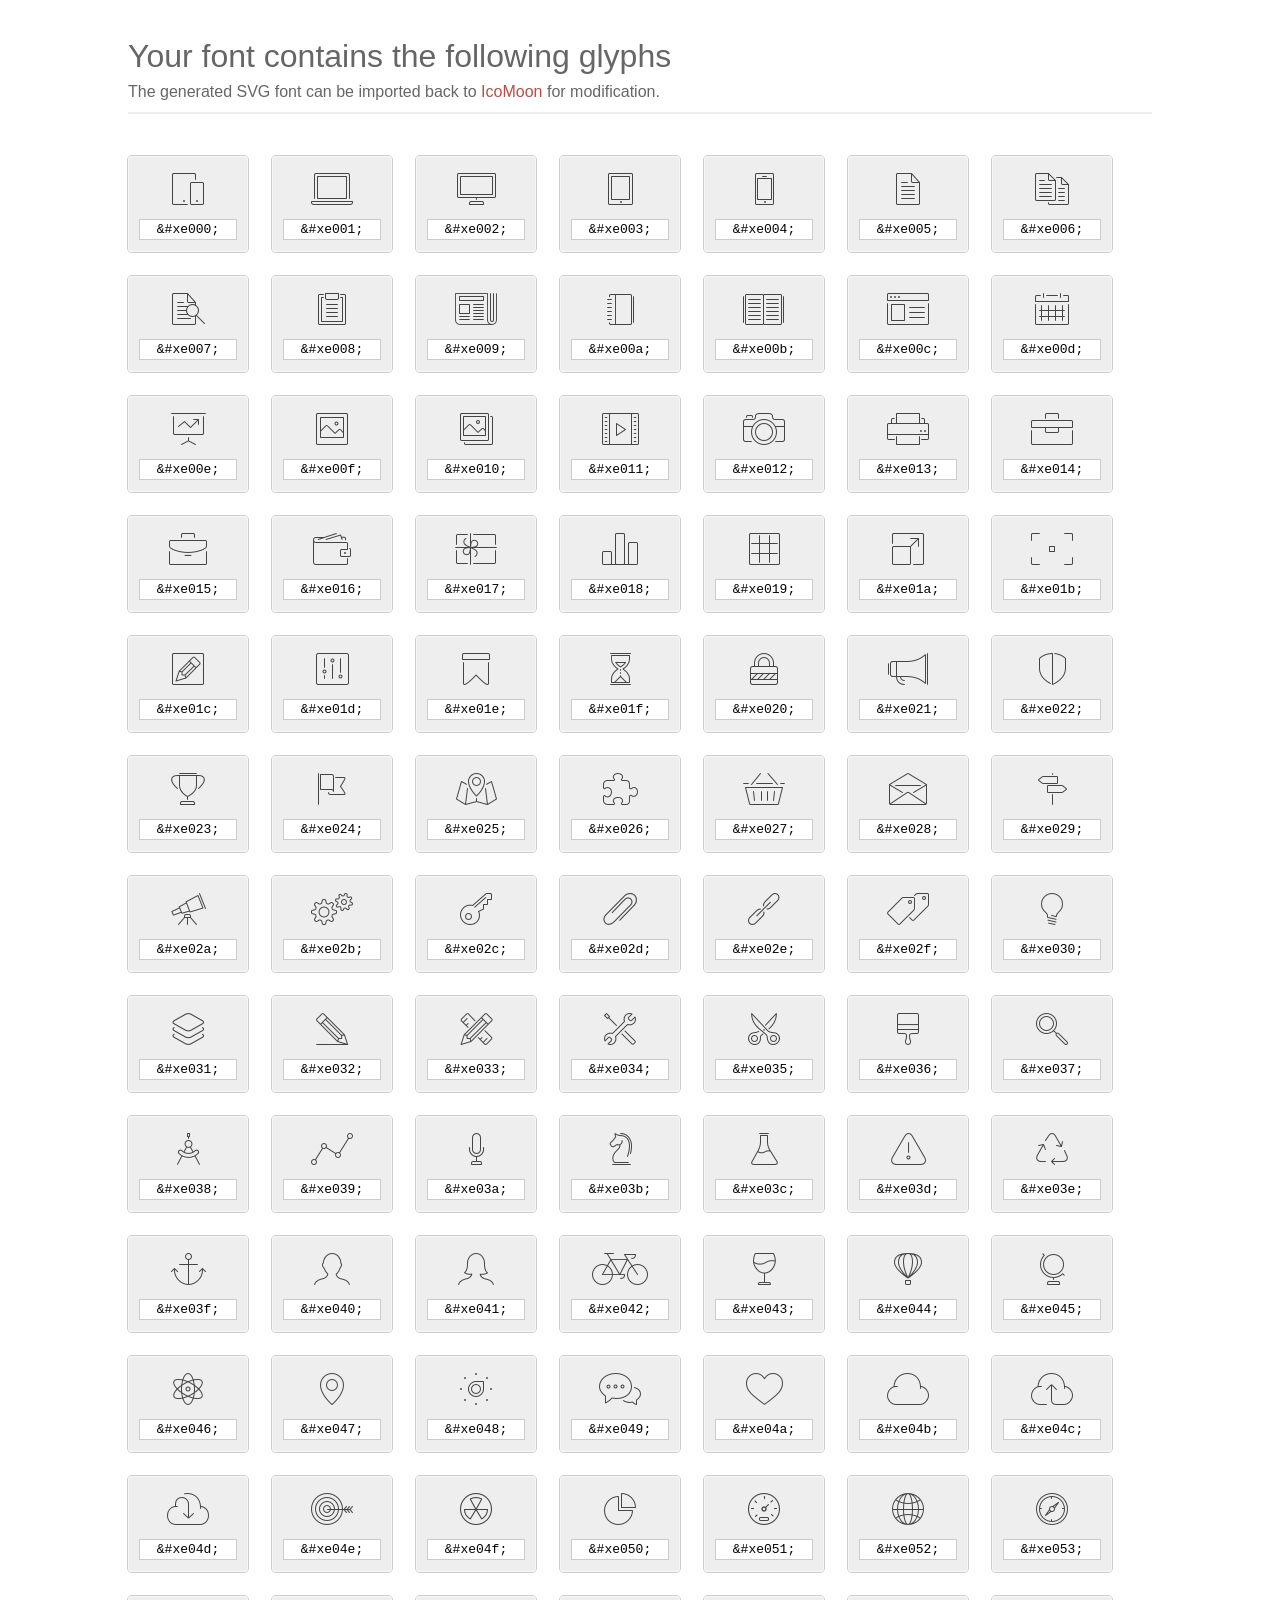
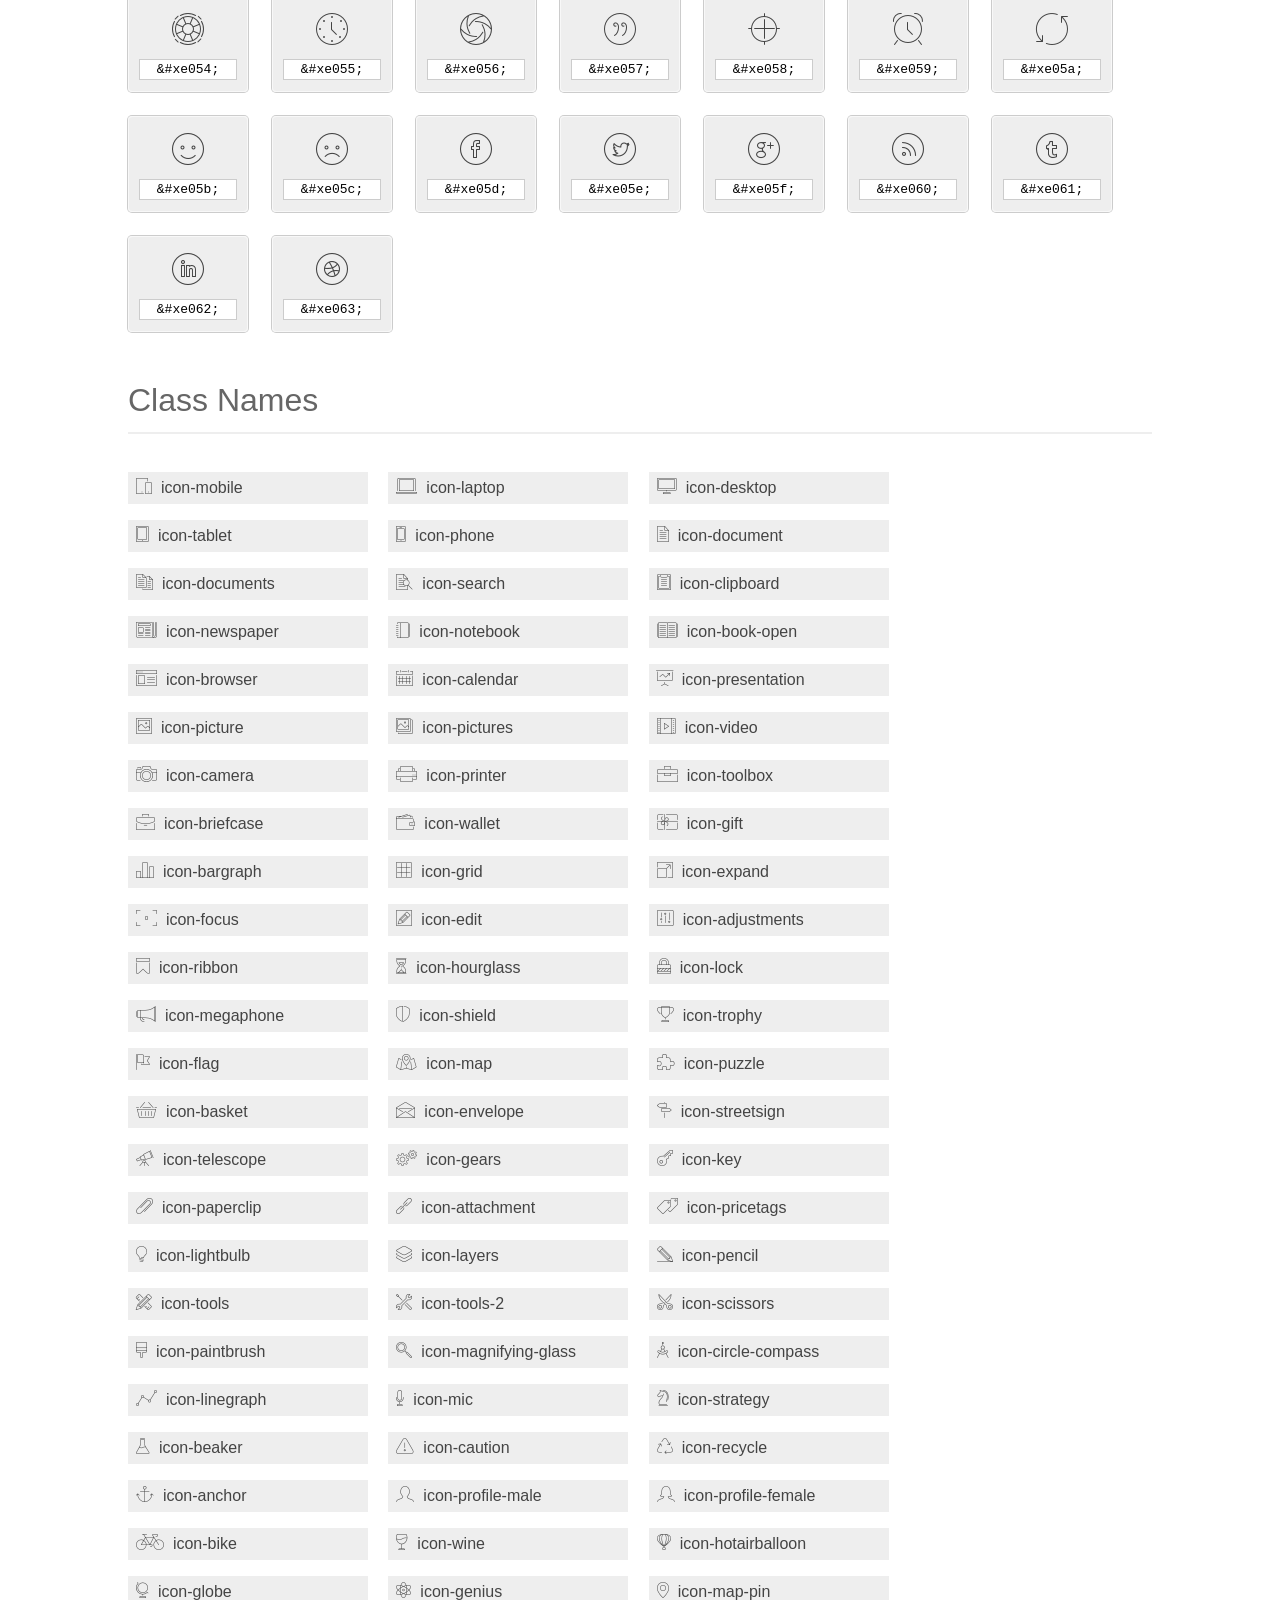
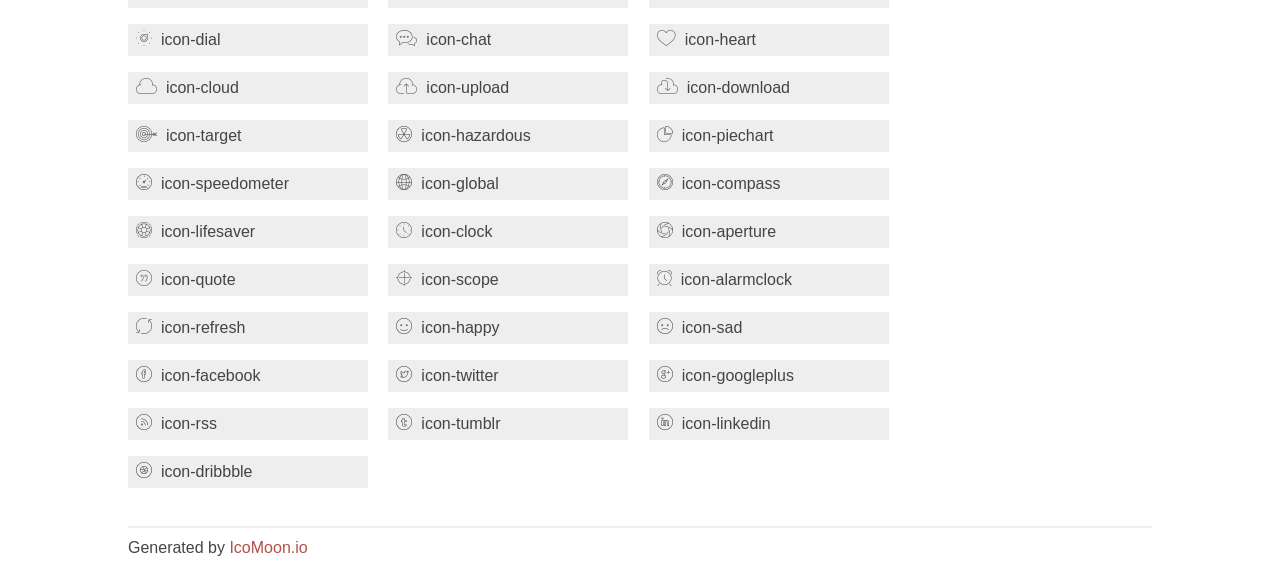
<file: fonts/et-line-font/index.html>
<!doctype html>
<html>
<head>
<title>Your Font/Glyphs</title>
<link rel="stylesheet" href="style.css" >
<!--[if lte IE 7]><script src="lte-ie7.js"></script><![endif]-->
<style>
	section, header, footer {display: block;}
	body {
		font-family: sans-serif;
		color: #444;
		line-height: 1.5;
		font-size: 1em;
	}
	* {
		-moz-box-sizing: border-box;
		-webkit-box-sizing: border-box;
		box-sizing: border-box;
		margin: 0;
		padding: 0;
	}
	.glyph {
		font-size: 16px;
		float: left;
		text-align: center;
		background: #eee;
		padding: .75em;
		margin: .75em 1.5em .75em 0;
		width: 7.5em;
		border-radius: .25em;
		box-shadow: inset 0 0 0 1px #f8f8f8, 0 0 0 1px #CCC;
	}
	.glyph input {
		font-family: consolas, monospace;
		font-size: 13px;
		width: 100%;
		text-align: center;
		border: 0;
		box-shadow: 0 0 0 1px #ccc;
		padding: .125em;
	}
	.w-main {
		width: 80%;
	}
	.centered {
		margin-left: auto;
		margin-right: auto;
	}
	.fs1 {
		font-size: 2em;
	}
	header {
		margin: 2em 0;
		padding-bottom: .5em;
		color: #666;
		box-shadow: 0 2px #eee;
	}
	header h1 {
		font-size: 2em;
		font-weight: normal;
	}
	.clearfix:before, .clearfix:after { content: ""; display: table; }
	.clearfix:after, .clear { clear: both; }
	footer {
		margin-top: 2em;
		padding: .5em 0;
		box-shadow: 0 -2px #eee;
	}
	a, a:visited {
		color: #B35047;
		text-decoration: none;
	}
	a:hover, a:focus {color: #000;}
	.box1 {
		font-size: 16px;
		display: inline-block;
		width: 15em;
		padding: .25em .5em;
		background: #eee;
		margin: .5em 1em .5em 0;
	}
</style>
</head>
<body>
	<div class="w-main centered">
	<section class="mtm clearfix" id="glyphs">
	<header>
		<h1>Your font contains the following glyphs</h1>
		<p>The generated SVG font can be imported back to <a href="http://icomoon.io/app">IcoMoon</a> for modification.</p>
	</header>
	<div class="glyph">
		<div class="fs1" aria-hidden="true" data-icon="&#xe000;"></div>
		<input type="text" readonly="readonly" value="&amp;#xe000;" >
	</div>
	<div class="glyph">
		<div class="fs1" aria-hidden="true" data-icon="&#xe001;"></div>
		<input type="text" readonly="readonly" value="&amp;#xe001;" >
	</div>
	<div class="glyph">
		<div class="fs1" aria-hidden="true" data-icon="&#xe002;"></div>
		<input type="text" readonly="readonly" value="&amp;#xe002;" >
	</div>
	<div class="glyph">
		<div class="fs1" aria-hidden="true" data-icon="&#xe003;"></div>
		<input type="text" readonly="readonly" value="&amp;#xe003;" >
	</div>
	<div class="glyph">
		<div class="fs1" aria-hidden="true" data-icon="&#xe004;"></div>
		<input type="text" readonly="readonly" value="&amp;#xe004;" >
	</div>
	<div class="glyph">
		<div class="fs1" aria-hidden="true" data-icon="&#xe005;"></div>
		<input type="text" readonly="readonly" value="&amp;#xe005;" >
	</div>
	<div class="glyph">
		<div class="fs1" aria-hidden="true" data-icon="&#xe006;"></div>
		<input type="text" readonly="readonly" value="&amp;#xe006;" >
	</div>
	<div class="glyph">
		<div class="fs1" aria-hidden="true" data-icon="&#xe007;"></div>
		<input type="text" readonly="readonly" value="&amp;#xe007;" >
	</div>
	<div class="glyph">
		<div class="fs1" aria-hidden="true" data-icon="&#xe008;"></div>
		<input type="text" readonly="readonly" value="&amp;#xe008;" >
	</div>
	<div class="glyph">
		<div class="fs1" aria-hidden="true" data-icon="&#xe009;"></div>
		<input type="text" readonly="readonly" value="&amp;#xe009;" >
	</div>
	<div class="glyph">
		<div class="fs1" aria-hidden="true" data-icon="&#xe00a;"></div>
		<input type="text" readonly="readonly" value="&amp;#xe00a;" >
	</div>
	<div class="glyph">
		<div class="fs1" aria-hidden="true" data-icon="&#xe00b;"></div>
		<input type="text" readonly="readonly" value="&amp;#xe00b;" >
	</div>
	<div class="glyph">
		<div class="fs1" aria-hidden="true" data-icon="&#xe00c;"></div>
		<input type="text" readonly="readonly" value="&amp;#xe00c;" >
	</div>
	<div class="glyph">
		<div class="fs1" aria-hidden="true" data-icon="&#xe00d;"></div>
		<input type="text" readonly="readonly" value="&amp;#xe00d;" >
	</div>
	<div class="glyph">
		<div class="fs1" aria-hidden="true" data-icon="&#xe00e;"></div>
		<input type="text" readonly="readonly" value="&amp;#xe00e;" >
	</div>
	<div class="glyph">
		<div class="fs1" aria-hidden="true" data-icon="&#xe00f;"></div>
		<input type="text" readonly="readonly" value="&amp;#xe00f;" >
	</div>
	<div class="glyph">
		<div class="fs1" aria-hidden="true" data-icon="&#xe010;"></div>
		<input type="text" readonly="readonly" value="&amp;#xe010;" >
	</div>
	<div class="glyph">
		<div class="fs1" aria-hidden="true" data-icon="&#xe011;"></div>
		<input type="text" readonly="readonly" value="&amp;#xe011;" >
	</div>
	<div class="glyph">
		<div class="fs1" aria-hidden="true" data-icon="&#xe012;"></div>
		<input type="text" readonly="readonly" value="&amp;#xe012;" >
	</div>
	<div class="glyph">
		<div class="fs1" aria-hidden="true" data-icon="&#xe013;"></div>
		<input type="text" readonly="readonly" value="&amp;#xe013;" >
	</div>
	<div class="glyph">
		<div class="fs1" aria-hidden="true" data-icon="&#xe014;"></div>
		<input type="text" readonly="readonly" value="&amp;#xe014;" >
	</div>
	<div class="glyph">
		<div class="fs1" aria-hidden="true" data-icon="&#xe015;"></div>
		<input type="text" readonly="readonly" value="&amp;#xe015;" >
	</div>
	<div class="glyph">
		<div class="fs1" aria-hidden="true" data-icon="&#xe016;"></div>
		<input type="text" readonly="readonly" value="&amp;#xe016;" >
	</div>
	<div class="glyph">
		<div class="fs1" aria-hidden="true" data-icon="&#xe017;"></div>
		<input type="text" readonly="readonly" value="&amp;#xe017;" >
	</div>
	<div class="glyph">
		<div class="fs1" aria-hidden="true" data-icon="&#xe018;"></div>
		<input type="text" readonly="readonly" value="&amp;#xe018;" >
	</div>
	<div class="glyph">
		<div class="fs1" aria-hidden="true" data-icon="&#xe019;"></div>
		<input type="text" readonly="readonly" value="&amp;#xe019;" >
	</div>
	<div class="glyph">
		<div class="fs1" aria-hidden="true" data-icon="&#xe01a;"></div>
		<input type="text" readonly="readonly" value="&amp;#xe01a;" >
	</div>
	<div class="glyph">
		<div class="fs1" aria-hidden="true" data-icon="&#xe01b;"></div>
		<input type="text" readonly="readonly" value="&amp;#xe01b;" >
	</div>
	<div class="glyph">
		<div class="fs1" aria-hidden="true" data-icon="&#xe01c;"></div>
		<input type="text" readonly="readonly" value="&amp;#xe01c;" >
	</div>
	<div class="glyph">
		<div class="fs1" aria-hidden="true" data-icon="&#xe01d;"></div>
		<input type="text" readonly="readonly" value="&amp;#xe01d;" >
	</div>
	<div class="glyph">
		<div class="fs1" aria-hidden="true" data-icon="&#xe01e;"></div>
		<input type="text" readonly="readonly" value="&amp;#xe01e;" >
	</div>
	<div class="glyph">
		<div class="fs1" aria-hidden="true" data-icon="&#xe01f;"></div>
		<input type="text" readonly="readonly" value="&amp;#xe01f;" >
	</div>
	<div class="glyph">
		<div class="fs1" aria-hidden="true" data-icon="&#xe020;"></div>
		<input type="text" readonly="readonly" value="&amp;#xe020;" >
	</div>
	<div class="glyph">
		<div class="fs1" aria-hidden="true" data-icon="&#xe021;"></div>
		<input type="text" readonly="readonly" value="&amp;#xe021;" >
	</div>
	<div class="glyph">
		<div class="fs1" aria-hidden="true" data-icon="&#xe022;"></div>
		<input type="text" readonly="readonly" value="&amp;#xe022;" >
	</div>
	<div class="glyph">
		<div class="fs1" aria-hidden="true" data-icon="&#xe023;"></div>
		<input type="text" readonly="readonly" value="&amp;#xe023;" >
	</div>
	<div class="glyph">
		<div class="fs1" aria-hidden="true" data-icon="&#xe024;"></div>
		<input type="text" readonly="readonly" value="&amp;#xe024;" >
	</div>
	<div class="glyph">
		<div class="fs1" aria-hidden="true" data-icon="&#xe025;"></div>
		<input type="text" readonly="readonly" value="&amp;#xe025;" >
	</div>
	<div class="glyph">
		<div class="fs1" aria-hidden="true" data-icon="&#xe026;"></div>
		<input type="text" readonly="readonly" value="&amp;#xe026;" >
	</div>
	<div class="glyph">
		<div class="fs1" aria-hidden="true" data-icon="&#xe027;"></div>
		<input type="text" readonly="readonly" value="&amp;#xe027;" >
	</div>
	<div class="glyph">
		<div class="fs1" aria-hidden="true" data-icon="&#xe028;"></div>
		<input type="text" readonly="readonly" value="&amp;#xe028;" >
	</div>
	<div class="glyph">
		<div class="fs1" aria-hidden="true" data-icon="&#xe029;"></div>
		<input type="text" readonly="readonly" value="&amp;#xe029;" >
	</div>
	<div class="glyph">
		<div class="fs1" aria-hidden="true" data-icon="&#xe02a;"></div>
		<input type="text" readonly="readonly" value="&amp;#xe02a;" >
	</div>
	<div class="glyph">
		<div class="fs1" aria-hidden="true" data-icon="&#xe02b;"></div>
		<input type="text" readonly="readonly" value="&amp;#xe02b;" >
	</div>
	<div class="glyph">
		<div class="fs1" aria-hidden="true" data-icon="&#xe02c;"></div>
		<input type="text" readonly="readonly" value="&amp;#xe02c;" >
	</div>
	<div class="glyph">
		<div class="fs1" aria-hidden="true" data-icon="&#xe02d;"></div>
		<input type="text" readonly="readonly" value="&amp;#xe02d;" >
	</div>
	<div class="glyph">
		<div class="fs1" aria-hidden="true" data-icon="&#xe02e;"></div>
		<input type="text" readonly="readonly" value="&amp;#xe02e;" >
	</div>
	<div class="glyph">
		<div class="fs1" aria-hidden="true" data-icon="&#xe02f;"></div>
		<input type="text" readonly="readonly" value="&amp;#xe02f;" >
	</div>
	<div class="glyph">
		<div class="fs1" aria-hidden="true" data-icon="&#xe030;"></div>
		<input type="text" readonly="readonly" value="&amp;#xe030;" >
	</div>
	<div class="glyph">
		<div class="fs1" aria-hidden="true" data-icon="&#xe031;"></div>
		<input type="text" readonly="readonly" value="&amp;#xe031;" >
	</div>
	<div class="glyph">
		<div class="fs1" aria-hidden="true" data-icon="&#xe032;"></div>
		<input type="text" readonly="readonly" value="&amp;#xe032;" >
	</div>
	<div class="glyph">
		<div class="fs1" aria-hidden="true" data-icon="&#xe033;"></div>
		<input type="text" readonly="readonly" value="&amp;#xe033;" >
	</div>
	<div class="glyph">
		<div class="fs1" aria-hidden="true" data-icon="&#xe034;"></div>
		<input type="text" readonly="readonly" value="&amp;#xe034;" >
	</div>
	<div class="glyph">
		<div class="fs1" aria-hidden="true" data-icon="&#xe035;"></div>
		<input type="text" readonly="readonly" value="&amp;#xe035;" >
	</div>
	<div class="glyph">
		<div class="fs1" aria-hidden="true" data-icon="&#xe036;"></div>
		<input type="text" readonly="readonly" value="&amp;#xe036;" >
	</div>
	<div class="glyph">
		<div class="fs1" aria-hidden="true" data-icon="&#xe037;"></div>
		<input type="text" readonly="readonly" value="&amp;#xe037;" >
	</div>
	<div class="glyph">
		<div class="fs1" aria-hidden="true" data-icon="&#xe038;"></div>
		<input type="text" readonly="readonly" value="&amp;#xe038;" >
	</div>
	<div class="glyph">
		<div class="fs1" aria-hidden="true" data-icon="&#xe039;"></div>
		<input type="text" readonly="readonly" value="&amp;#xe039;" >
	</div>
	<div class="glyph">
		<div class="fs1" aria-hidden="true" data-icon="&#xe03a;"></div>
		<input type="text" readonly="readonly" value="&amp;#xe03a;" >
	</div>
	<div class="glyph">
		<div class="fs1" aria-hidden="true" data-icon="&#xe03b;"></div>
		<input type="text" readonly="readonly" value="&amp;#xe03b;" >
	</div>
	<div class="glyph">
		<div class="fs1" aria-hidden="true" data-icon="&#xe03c;"></div>
		<input type="text" readonly="readonly" value="&amp;#xe03c;" >
	</div>
	<div class="glyph">
		<div class="fs1" aria-hidden="true" data-icon="&#xe03d;"></div>
		<input type="text" readonly="readonly" value="&amp;#xe03d;" >
	</div>
	<div class="glyph">
		<div class="fs1" aria-hidden="true" data-icon="&#xe03e;"></div>
		<input type="text" readonly="readonly" value="&amp;#xe03e;" >
	</div>
	<div class="glyph">
		<div class="fs1" aria-hidden="true" data-icon="&#xe03f;"></div>
		<input type="text" readonly="readonly" value="&amp;#xe03f;" >
	</div>
	<div class="glyph">
		<div class="fs1" aria-hidden="true" data-icon="&#xe040;"></div>
		<input type="text" readonly="readonly" value="&amp;#xe040;" >
	</div>
	<div class="glyph">
		<div class="fs1" aria-hidden="true" data-icon="&#xe041;"></div>
		<input type="text" readonly="readonly" value="&amp;#xe041;" >
	</div>
	<div class="glyph">
		<div class="fs1" aria-hidden="true" data-icon="&#xe042;"></div>
		<input type="text" readonly="readonly" value="&amp;#xe042;" >
	</div>
	<div class="glyph">
		<div class="fs1" aria-hidden="true" data-icon="&#xe043;"></div>
		<input type="text" readonly="readonly" value="&amp;#xe043;" >
	</div>
	<div class="glyph">
		<div class="fs1" aria-hidden="true" data-icon="&#xe044;"></div>
		<input type="text" readonly="readonly" value="&amp;#xe044;" >
	</div>
	<div class="glyph">
		<div class="fs1" aria-hidden="true" data-icon="&#xe045;"></div>
		<input type="text" readonly="readonly" value="&amp;#xe045;" >
	</div>
	<div class="glyph">
		<div class="fs1" aria-hidden="true" data-icon="&#xe046;"></div>
		<input type="text" readonly="readonly" value="&amp;#xe046;" >
	</div>
	<div class="glyph">
		<div class="fs1" aria-hidden="true" data-icon="&#xe047;"></div>
		<input type="text" readonly="readonly" value="&amp;#xe047;" >
	</div>
	<div class="glyph">
		<div class="fs1" aria-hidden="true" data-icon="&#xe048;"></div>
		<input type="text" readonly="readonly" value="&amp;#xe048;" >
	</div>
	<div class="glyph">
		<div class="fs1" aria-hidden="true" data-icon="&#xe049;"></div>
		<input type="text" readonly="readonly" value="&amp;#xe049;" >
	</div>
	<div class="glyph">
		<div class="fs1" aria-hidden="true" data-icon="&#xe04a;"></div>
		<input type="text" readonly="readonly" value="&amp;#xe04a;" >
	</div>
	<div class="glyph">
		<div class="fs1" aria-hidden="true" data-icon="&#xe04b;"></div>
		<input type="text" readonly="readonly" value="&amp;#xe04b;" >
	</div>
	<div class="glyph">
		<div class="fs1" aria-hidden="true" data-icon="&#xe04c;"></div>
		<input type="text" readonly="readonly" value="&amp;#xe04c;" >
	</div>
	<div class="glyph">
		<div class="fs1" aria-hidden="true" data-icon="&#xe04d;"></div>
		<input type="text" readonly="readonly" value="&amp;#xe04d;" >
	</div>
	<div class="glyph">
		<div class="fs1" aria-hidden="true" data-icon="&#xe04e;"></div>
		<input type="text" readonly="readonly" value="&amp;#xe04e;" >
	</div>
	<div class="glyph">
		<div class="fs1" aria-hidden="true" data-icon="&#xe04f;"></div>
		<input type="text" readonly="readonly" value="&amp;#xe04f;" >
	</div>
	<div class="glyph">
		<div class="fs1" aria-hidden="true" data-icon="&#xe050;"></div>
		<input type="text" readonly="readonly" value="&amp;#xe050;" >
	</div>
	<div class="glyph">
		<div class="fs1" aria-hidden="true" data-icon="&#xe051;"></div>
		<input type="text" readonly="readonly" value="&amp;#xe051;" >
	</div>
	<div class="glyph">
		<div class="fs1" aria-hidden="true" data-icon="&#xe052;"></div>
		<input type="text" readonly="readonly" value="&amp;#xe052;" >
	</div>
	<div class="glyph">
		<div class="fs1" aria-hidden="true" data-icon="&#xe053;"></div>
		<input type="text" readonly="readonly" value="&amp;#xe053;" >
	</div>
	<div class="glyph">
		<div class="fs1" aria-hidden="true" data-icon="&#xe054;"></div>
		<input type="text" readonly="readonly" value="&amp;#xe054;" >
	</div>
	<div class="glyph">
		<div class="fs1" aria-hidden="true" data-icon="&#xe055;"></div>
		<input type="text" readonly="readonly" value="&amp;#xe055;" >
	</div>
	<div class="glyph">
		<div class="fs1" aria-hidden="true" data-icon="&#xe056;"></div>
		<input type="text" readonly="readonly" value="&amp;#xe056;" >
	</div>
	<div class="glyph">
		<div class="fs1" aria-hidden="true" data-icon="&#xe057;"></div>
		<input type="text" readonly="readonly" value="&amp;#xe057;" >
	</div>
	<div class="glyph">
		<div class="fs1" aria-hidden="true" data-icon="&#xe058;"></div>
		<input type="text" readonly="readonly" value="&amp;#xe058;" >
	</div>
	<div class="glyph">
		<div class="fs1" aria-hidden="true" data-icon="&#xe059;"></div>
		<input type="text" readonly="readonly" value="&amp;#xe059;" >
	</div>
	<div class="glyph">
		<div class="fs1" aria-hidden="true" data-icon="&#xe05a;"></div>
		<input type="text" readonly="readonly" value="&amp;#xe05a;" >
	</div>
	<div class="glyph">
		<div class="fs1" aria-hidden="true" data-icon="&#xe05b;"></div>
		<input type="text" readonly="readonly" value="&amp;#xe05b;" >
	</div>
	<div class="glyph">
		<div class="fs1" aria-hidden="true" data-icon="&#xe05c;"></div>
		<input type="text" readonly="readonly" value="&amp;#xe05c;" >
	</div>
	<div class="glyph">
		<div class="fs1" aria-hidden="true" data-icon="&#xe05d;"></div>
		<input type="text" readonly="readonly" value="&amp;#xe05d;" >
	</div>
	<div class="glyph">
		<div class="fs1" aria-hidden="true" data-icon="&#xe05e;"></div>
		<input type="text" readonly="readonly" value="&amp;#xe05e;" >
	</div>
	<div class="glyph">
		<div class="fs1" aria-hidden="true" data-icon="&#xe05f;"></div>
		<input type="text" readonly="readonly" value="&amp;#xe05f;" >
	</div>
	<div class="glyph">
		<div class="fs1" aria-hidden="true" data-icon="&#xe060;"></div>
		<input type="text" readonly="readonly" value="&amp;#xe060;" >
	</div>
	<div class="glyph">
		<div class="fs1" aria-hidden="true" data-icon="&#xe061;"></div>
		<input type="text" readonly="readonly" value="&amp;#xe061;" >
	</div>
	<div class="glyph">
		<div class="fs1" aria-hidden="true" data-icon="&#xe062;"></div>
		<input type="text" readonly="readonly" value="&amp;#xe062;" >
	</div>
	<div class="glyph">
		<div class="fs1" aria-hidden="true" data-icon="&#xe063;"></div>
		<input type="text" readonly="readonly" value="&amp;#xe063;" >
	</div>
	</section>
	<div class="clear"></div>
	<section class="mtm clearfix" id="glyphs">
	<header>
		<h1>Class Names</h1>
	</header>
	<span class="box1">
		<span aria-hidden="true" class="icon-mobile"></span>
		&nbsp;icon-mobile
	</span>
	<span class="box1">
		<span aria-hidden="true" class="icon-laptop"></span>
		&nbsp;icon-laptop
	</span>
	<span class="box1">
		<span aria-hidden="true" class="icon-desktop"></span>
		&nbsp;icon-desktop
	</span>
	<span class="box1">
		<span aria-hidden="true" class="icon-tablet"></span>
		&nbsp;icon-tablet
	</span>
	<span class="box1">
		<span aria-hidden="true" class="icon-phone"></span>
		&nbsp;icon-phone
	</span>
	<span class="box1">
		<span aria-hidden="true" class="icon-document"></span>
		&nbsp;icon-document
	</span>
	<span class="box1">
		<span aria-hidden="true" class="icon-documents"></span>
		&nbsp;icon-documents
	</span>
	<span class="box1">
		<span aria-hidden="true" class="icon-search"></span>
		&nbsp;icon-search
	</span>
	<span class="box1">
		<span aria-hidden="true" class="icon-clipboard"></span>
		&nbsp;icon-clipboard
	</span>
	<span class="box1">
		<span aria-hidden="true" class="icon-newspaper"></span>
		&nbsp;icon-newspaper
	</span>
	<span class="box1">
		<span aria-hidden="true" class="icon-notebook"></span>
		&nbsp;icon-notebook
	</span>
	<span class="box1">
		<span aria-hidden="true" class="icon-book-open"></span>
		&nbsp;icon-book-open
	</span>
	<span class="box1">
		<span aria-hidden="true" class="icon-browser"></span>
		&nbsp;icon-browser
	</span>
	<span class="box1">
		<span aria-hidden="true" class="icon-calendar"></span>
		&nbsp;icon-calendar
	</span>
	<span class="box1">
		<span aria-hidden="true" class="icon-presentation"></span>
		&nbsp;icon-presentation
	</span>
	<span class="box1">
		<span aria-hidden="true" class="icon-picture"></span>
		&nbsp;icon-picture
	</span>
	<span class="box1">
		<span aria-hidden="true" class="icon-pictures"></span>
		&nbsp;icon-pictures
	</span>
	<span class="box1">
		<span aria-hidden="true" class="icon-video"></span>
		&nbsp;icon-video
	</span>
	<span class="box1">
		<span aria-hidden="true" class="icon-camera"></span>
		&nbsp;icon-camera
	</span>
	<span class="box1">
		<span aria-hidden="true" class="icon-printer"></span>
		&nbsp;icon-printer
	</span>
	<span class="box1">
		<span aria-hidden="true" class="icon-toolbox"></span>
		&nbsp;icon-toolbox
	</span>
	<span class="box1">
		<span aria-hidden="true" class="icon-briefcase"></span>
		&nbsp;icon-briefcase
	</span>
	<span class="box1">
		<span aria-hidden="true" class="icon-wallet"></span>
		&nbsp;icon-wallet
	</span>
	<span class="box1">
		<span aria-hidden="true" class="icon-gift"></span>
		&nbsp;icon-gift
	</span>
	<span class="box1">
		<span aria-hidden="true" class="icon-bargraph"></span>
		&nbsp;icon-bargraph
	</span>
	<span class="box1">
		<span aria-hidden="true" class="icon-grid"></span>
		&nbsp;icon-grid
	</span>
	<span class="box1">
		<span aria-hidden="true" class="icon-expand"></span>
		&nbsp;icon-expand
	</span>
	<span class="box1">
		<span aria-hidden="true" class="icon-focus"></span>
		&nbsp;icon-focus
	</span>
	<span class="box1">
		<span aria-hidden="true" class="icon-edit"></span>
		&nbsp;icon-edit
	</span>
	<span class="box1">
		<span aria-hidden="true" class="icon-adjustments"></span>
		&nbsp;icon-adjustments
	</span>
	<span class="box1">
		<span aria-hidden="true" class="icon-ribbon"></span>
		&nbsp;icon-ribbon
	</span>
	<span class="box1">
		<span aria-hidden="true" class="icon-hourglass"></span>
		&nbsp;icon-hourglass
	</span>
	<span class="box1">
		<span aria-hidden="true" class="icon-lock"></span>
		&nbsp;icon-lock
	</span>
	<span class="box1">
		<span aria-hidden="true" class="icon-megaphone"></span>
		&nbsp;icon-megaphone
	</span>
	<span class="box1">
		<span aria-hidden="true" class="icon-shield"></span>
		&nbsp;icon-shield
	</span>
	<span class="box1">
		<span aria-hidden="true" class="icon-trophy"></span>
		&nbsp;icon-trophy
	</span>
	<span class="box1">
		<span aria-hidden="true" class="icon-flag"></span>
		&nbsp;icon-flag
	</span>
	<span class="box1">
		<span aria-hidden="true" class="icon-map"></span>
		&nbsp;icon-map
	</span>
	<span class="box1">
		<span aria-hidden="true" class="icon-puzzle"></span>
		&nbsp;icon-puzzle
	</span>
	<span class="box1">
		<span aria-hidden="true" class="icon-basket"></span>
		&nbsp;icon-basket
	</span>
	<span class="box1">
		<span aria-hidden="true" class="icon-envelope"></span>
		&nbsp;icon-envelope
	</span>
	<span class="box1">
		<span aria-hidden="true" class="icon-streetsign"></span>
		&nbsp;icon-streetsign
	</span>
	<span class="box1">
		<span aria-hidden="true" class="icon-telescope"></span>
		&nbsp;icon-telescope
	</span>
	<span class="box1">
		<span aria-hidden="true" class="icon-gears"></span>
		&nbsp;icon-gears
	</span>
	<span class="box1">
		<span aria-hidden="true" class="icon-key"></span>
		&nbsp;icon-key
	</span>
	<span class="box1">
		<span aria-hidden="true" class="icon-paperclip"></span>
		&nbsp;icon-paperclip
	</span>
	<span class="box1">
		<span aria-hidden="true" class="icon-attachment"></span>
		&nbsp;icon-attachment
	</span>
	<span class="box1">
		<span aria-hidden="true" class="icon-pricetags"></span>
		&nbsp;icon-pricetags
	</span>
	<span class="box1">
		<span aria-hidden="true" class="icon-lightbulb"></span>
		&nbsp;icon-lightbulb
	</span>
	<span class="box1">
		<span aria-hidden="true" class="icon-layers"></span>
		&nbsp;icon-layers
	</span>
	<span class="box1">
		<span aria-hidden="true" class="icon-pencil"></span>
		&nbsp;icon-pencil
	</span>
	<span class="box1">
		<span aria-hidden="true" class="icon-tools"></span>
		&nbsp;icon-tools
	</span>
	<span class="box1">
		<span aria-hidden="true" class="icon-tools-2"></span>
		&nbsp;icon-tools-2
	</span>
	<span class="box1">
		<span aria-hidden="true" class="icon-scissors"></span>
		&nbsp;icon-scissors
	</span>
	<span class="box1">
		<span aria-hidden="true" class="icon-paintbrush"></span>
		&nbsp;icon-paintbrush
	</span>
	<span class="box1">
		<span aria-hidden="true" class="icon-magnifying-glass"></span>
		&nbsp;icon-magnifying-glass
	</span>
	<span class="box1">
		<span aria-hidden="true" class="icon-circle-compass"></span>
		&nbsp;icon-circle-compass
	</span>
	<span class="box1">
		<span aria-hidden="true" class="icon-linegraph"></span>
		&nbsp;icon-linegraph
	</span>
	<span class="box1">
		<span aria-hidden="true" class="icon-mic"></span>
		&nbsp;icon-mic
	</span>
	<span class="box1">
		<span aria-hidden="true" class="icon-strategy"></span>
		&nbsp;icon-strategy
	</span>
	<span class="box1">
		<span aria-hidden="true" class="icon-beaker"></span>
		&nbsp;icon-beaker
	</span>
	<span class="box1">
		<span aria-hidden="true" class="icon-caution"></span>
		&nbsp;icon-caution
	</span>
	<span class="box1">
		<span aria-hidden="true" class="icon-recycle"></span>
		&nbsp;icon-recycle
	</span>
	<span class="box1">
		<span aria-hidden="true" class="icon-anchor"></span>
		&nbsp;icon-anchor
	</span>
	<span class="box1">
		<span aria-hidden="true" class="icon-profile-male"></span>
		&nbsp;icon-profile-male
	</span>
	<span class="box1">
		<span aria-hidden="true" class="icon-profile-female"></span>
		&nbsp;icon-profile-female
	</span>
	<span class="box1">
		<span aria-hidden="true" class="icon-bike"></span>
		&nbsp;icon-bike
	</span>
	<span class="box1">
		<span aria-hidden="true" class="icon-wine"></span>
		&nbsp;icon-wine
	</span>
	<span class="box1">
		<span aria-hidden="true" class="icon-hotairballoon"></span>
		&nbsp;icon-hotairballoon
	</span>
	<span class="box1">
		<span aria-hidden="true" class="icon-globe"></span>
		&nbsp;icon-globe
	</span>
	<span class="box1">
		<span aria-hidden="true" class="icon-genius"></span>
		&nbsp;icon-genius
	</span>
	<span class="box1">
		<span aria-hidden="true" class="icon-map-pin"></span>
		&nbsp;icon-map-pin
	</span>
	<span class="box1">
		<span aria-hidden="true" class="icon-dial"></span>
		&nbsp;icon-dial
	</span>
	<span class="box1">
		<span aria-hidden="true" class="icon-chat"></span>
		&nbsp;icon-chat
	</span>
	<span class="box1">
		<span aria-hidden="true" class="icon-heart"></span>
		&nbsp;icon-heart
	</span>
	<span class="box1">
		<span aria-hidden="true" class="icon-cloud"></span>
		&nbsp;icon-cloud
	</span>
	<span class="box1">
		<span aria-hidden="true" class="icon-upload"></span>
		&nbsp;icon-upload
	</span>
	<span class="box1">
		<span aria-hidden="true" class="icon-download"></span>
		&nbsp;icon-download
	</span>
	<span class="box1">
		<span aria-hidden="true" class="icon-target"></span>
		&nbsp;icon-target
	</span>
	<span class="box1">
		<span aria-hidden="true" class="icon-hazardous"></span>
		&nbsp;icon-hazardous
	</span>
	<span class="box1">
		<span aria-hidden="true" class="icon-piechart"></span>
		&nbsp;icon-piechart
	</span>
	<span class="box1">
		<span aria-hidden="true" class="icon-speedometer"></span>
		&nbsp;icon-speedometer
	</span>
	<span class="box1">
		<span aria-hidden="true" class="icon-global"></span>
		&nbsp;icon-global
	</span>
	<span class="box1">
		<span aria-hidden="true" class="icon-compass"></span>
		&nbsp;icon-compass
	</span>
	<span class="box1">
		<span aria-hidden="true" class="icon-lifesaver"></span>
		&nbsp;icon-lifesaver
	</span>
	<span class="box1">
		<span aria-hidden="true" class="icon-clock"></span>
		&nbsp;icon-clock
	</span>
	<span class="box1">
		<span aria-hidden="true" class="icon-aperture"></span>
		&nbsp;icon-aperture
	</span>
	<span class="box1">
		<span aria-hidden="true" class="icon-quote"></span>
		&nbsp;icon-quote
	</span>
	<span class="box1">
		<span aria-hidden="true" class="icon-scope"></span>
		&nbsp;icon-scope
	</span>
	<span class="box1">
		<span aria-hidden="true" class="icon-alarmclock"></span>
		&nbsp;icon-alarmclock
	</span>
	<span class="box1">
		<span aria-hidden="true" class="icon-refresh"></span>
		&nbsp;icon-refresh
	</span>
	<span class="box1">
		<span aria-hidden="true" class="icon-happy"></span>
		&nbsp;icon-happy
	</span>
	<span class="box1">
		<span aria-hidden="true" class="icon-sad"></span>
		&nbsp;icon-sad
	</span>
	<span class="box1">
		<span aria-hidden="true" class="icon-facebook"></span>
		&nbsp;icon-facebook
	</span>
	<span class="box1">
		<span aria-hidden="true" class="icon-twitter"></span>
		&nbsp;icon-twitter
	</span>
	<span class="box1">
		<span aria-hidden="true" class="icon-googleplus"></span>
		&nbsp;icon-googleplus
	</span>
	<span class="box1">
		<span aria-hidden="true" class="icon-rss"></span>
		&nbsp;icon-rss
	</span>
	<span class="box1">
		<span aria-hidden="true" class="icon-tumblr"></span>
		&nbsp;icon-tumblr
	</span>
	<span class="box1">
		<span aria-hidden="true" class="icon-linkedin"></span>
		&nbsp;icon-linkedin
	</span>
	<span class="box1">
		<span aria-hidden="true" class="icon-dribbble"></span>
		&nbsp;icon-dribbble
	</span>
	</section>
	<footer>
		<p>Generated by <a href="http://icomoon.io">IcoMoon.io</a></p>
	</footer>
	</div>
	<script>
	document.getElementById("glyphs").addEventListener("click", function(e) {
		var target = e.target;
		if (target.tagName === "INPUT") {
			target.select();
		}
	});
	</script>
</body>
</html>
</file>
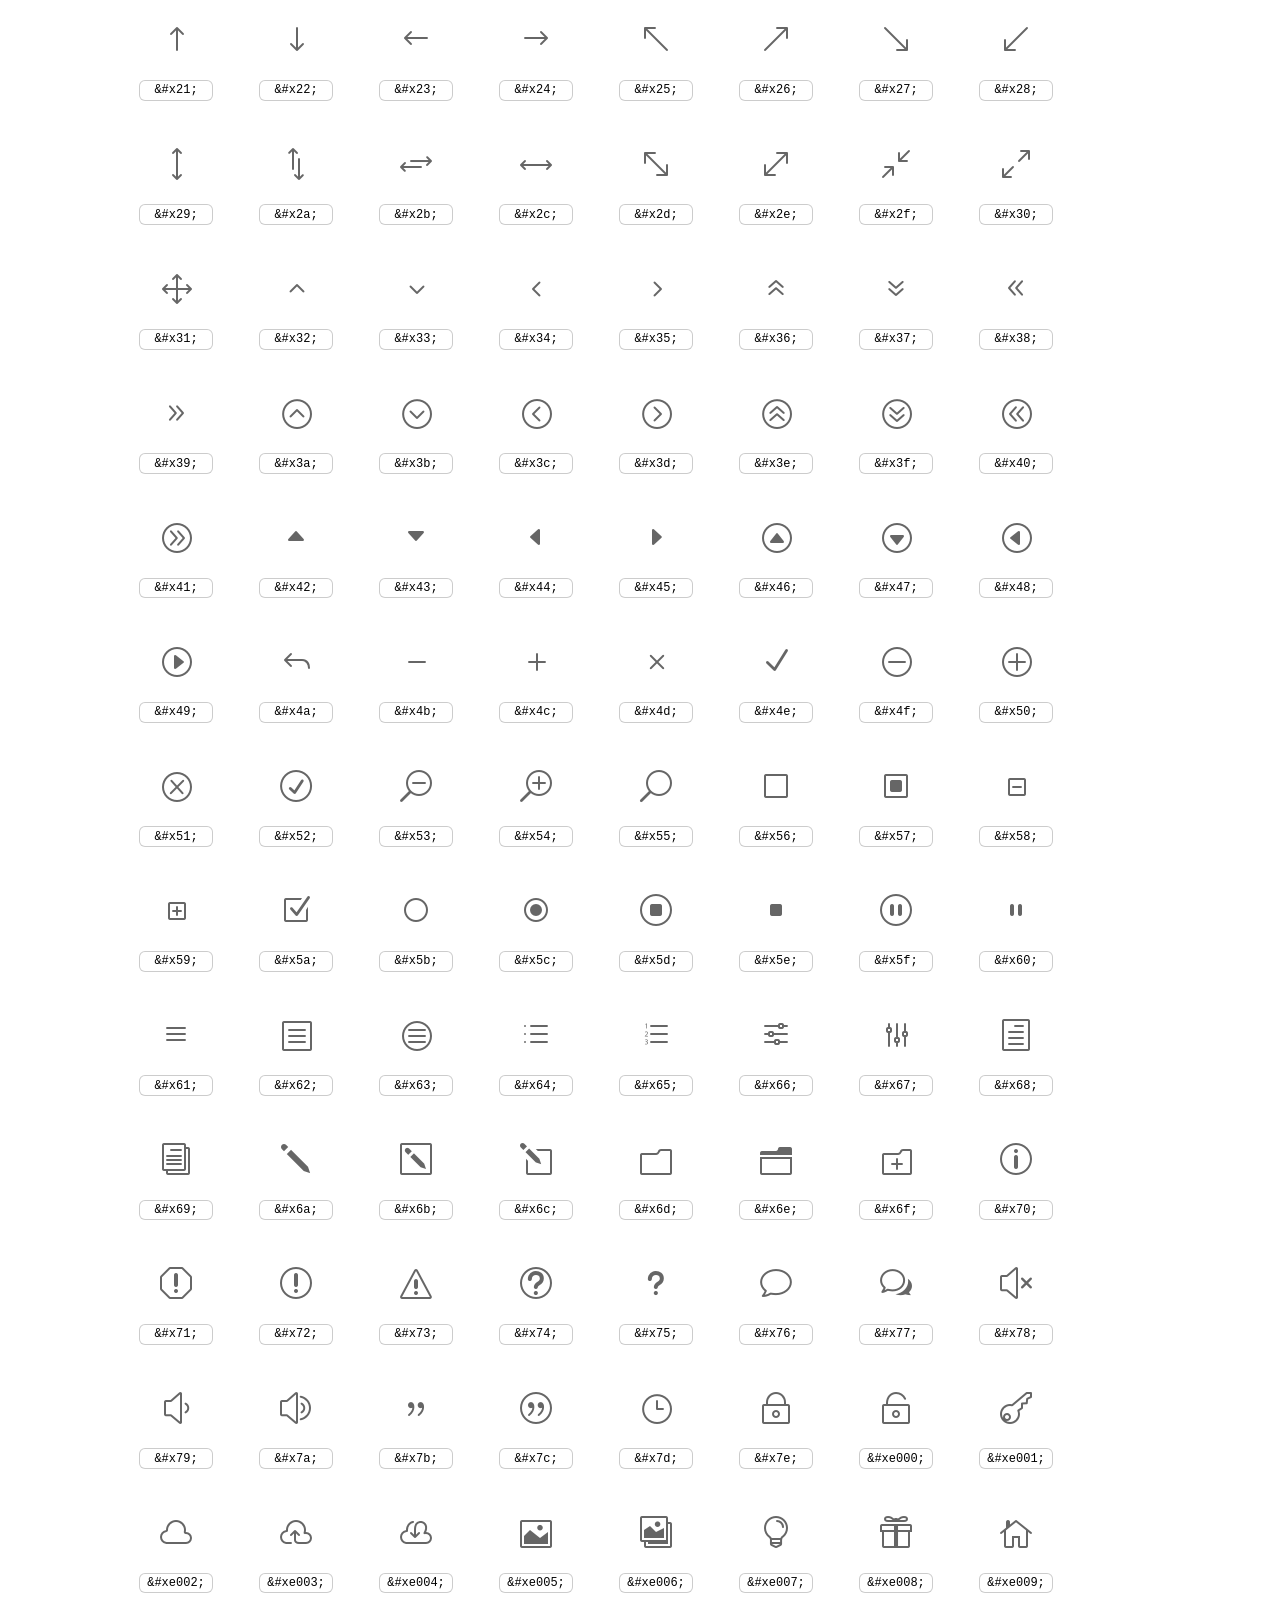
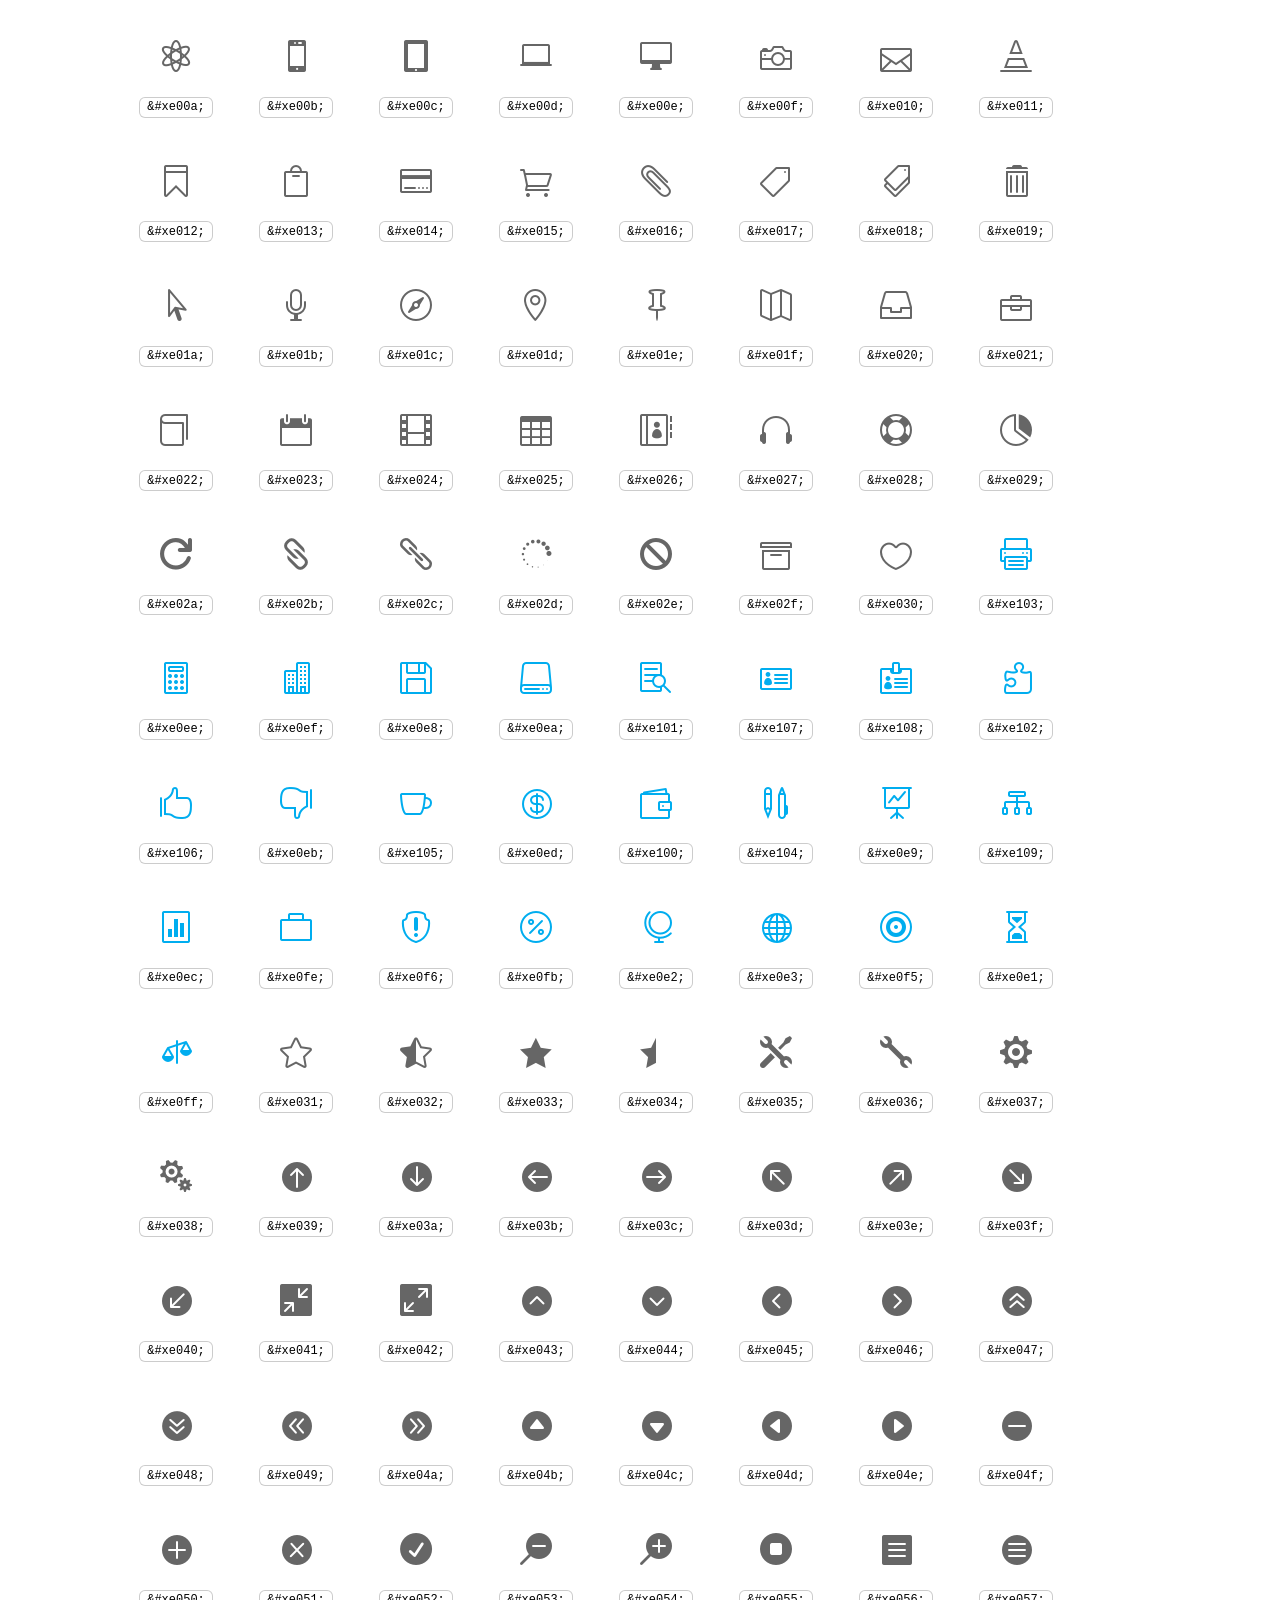
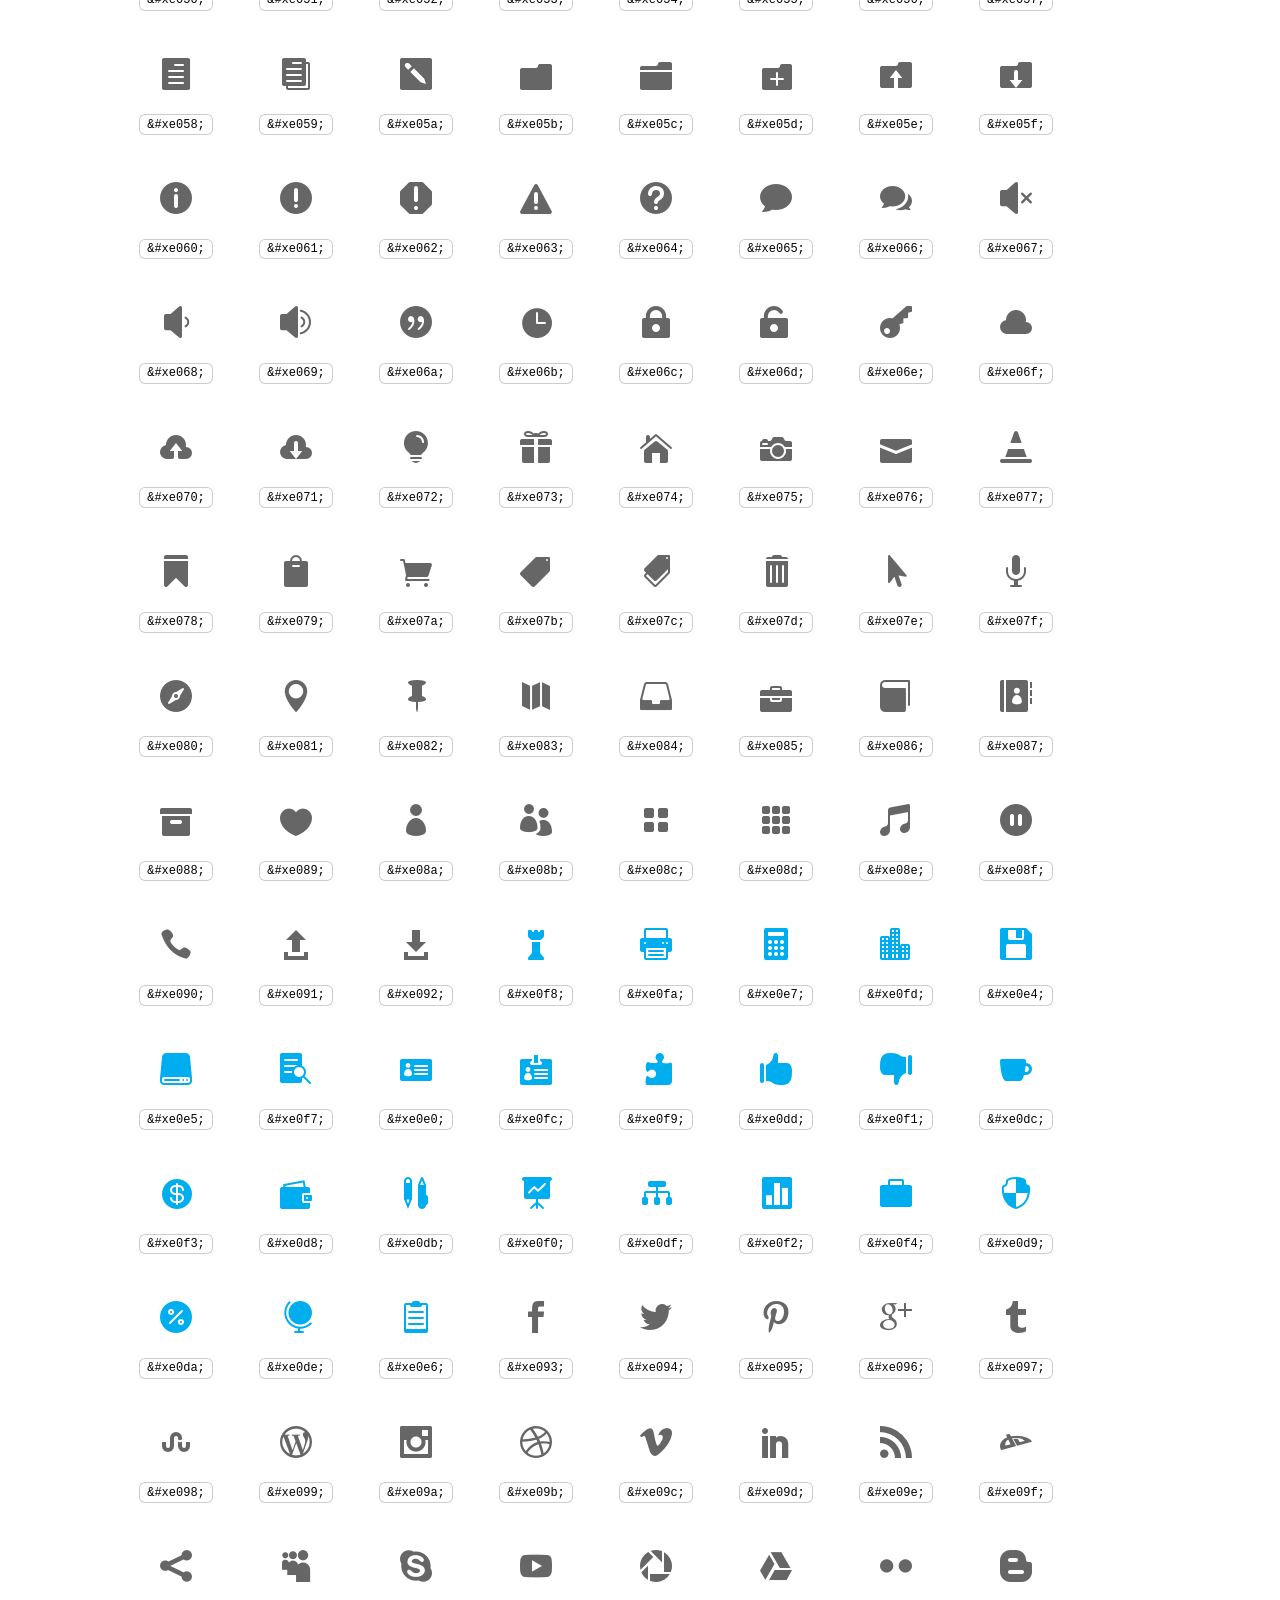
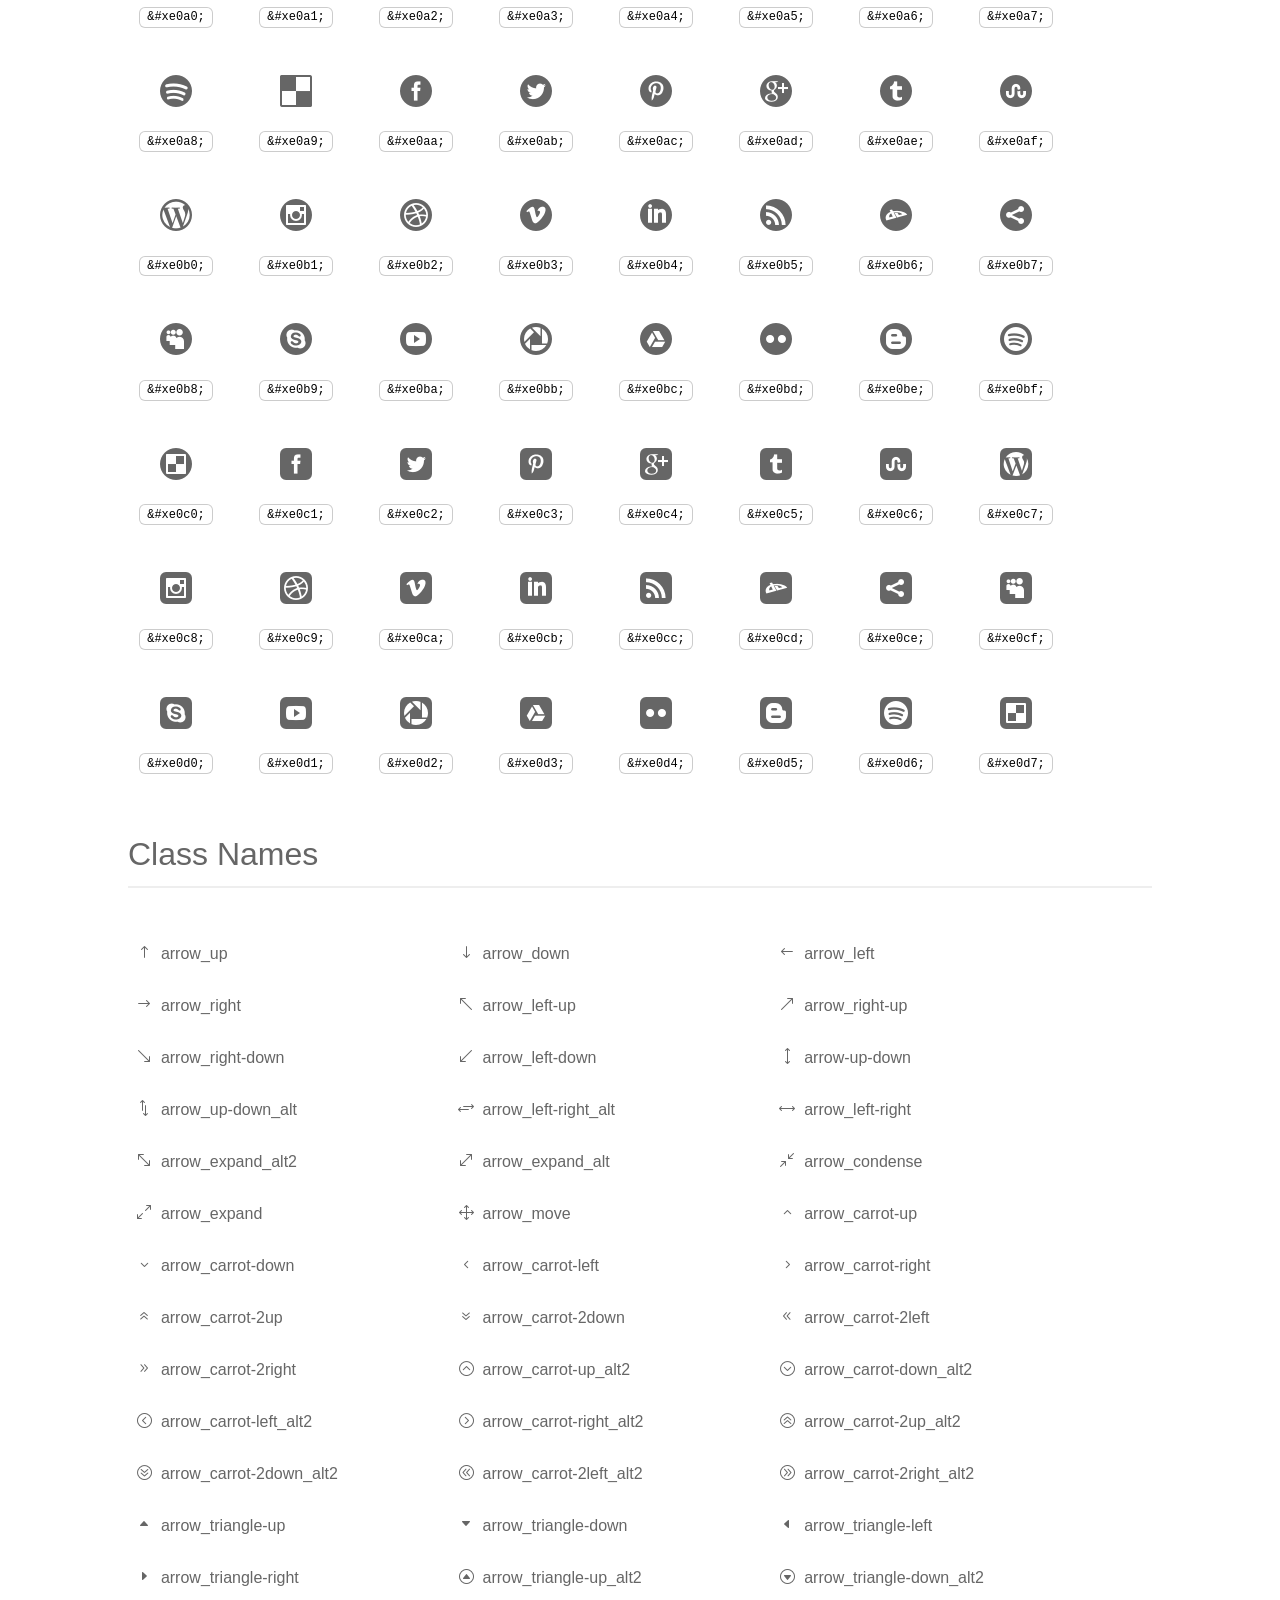
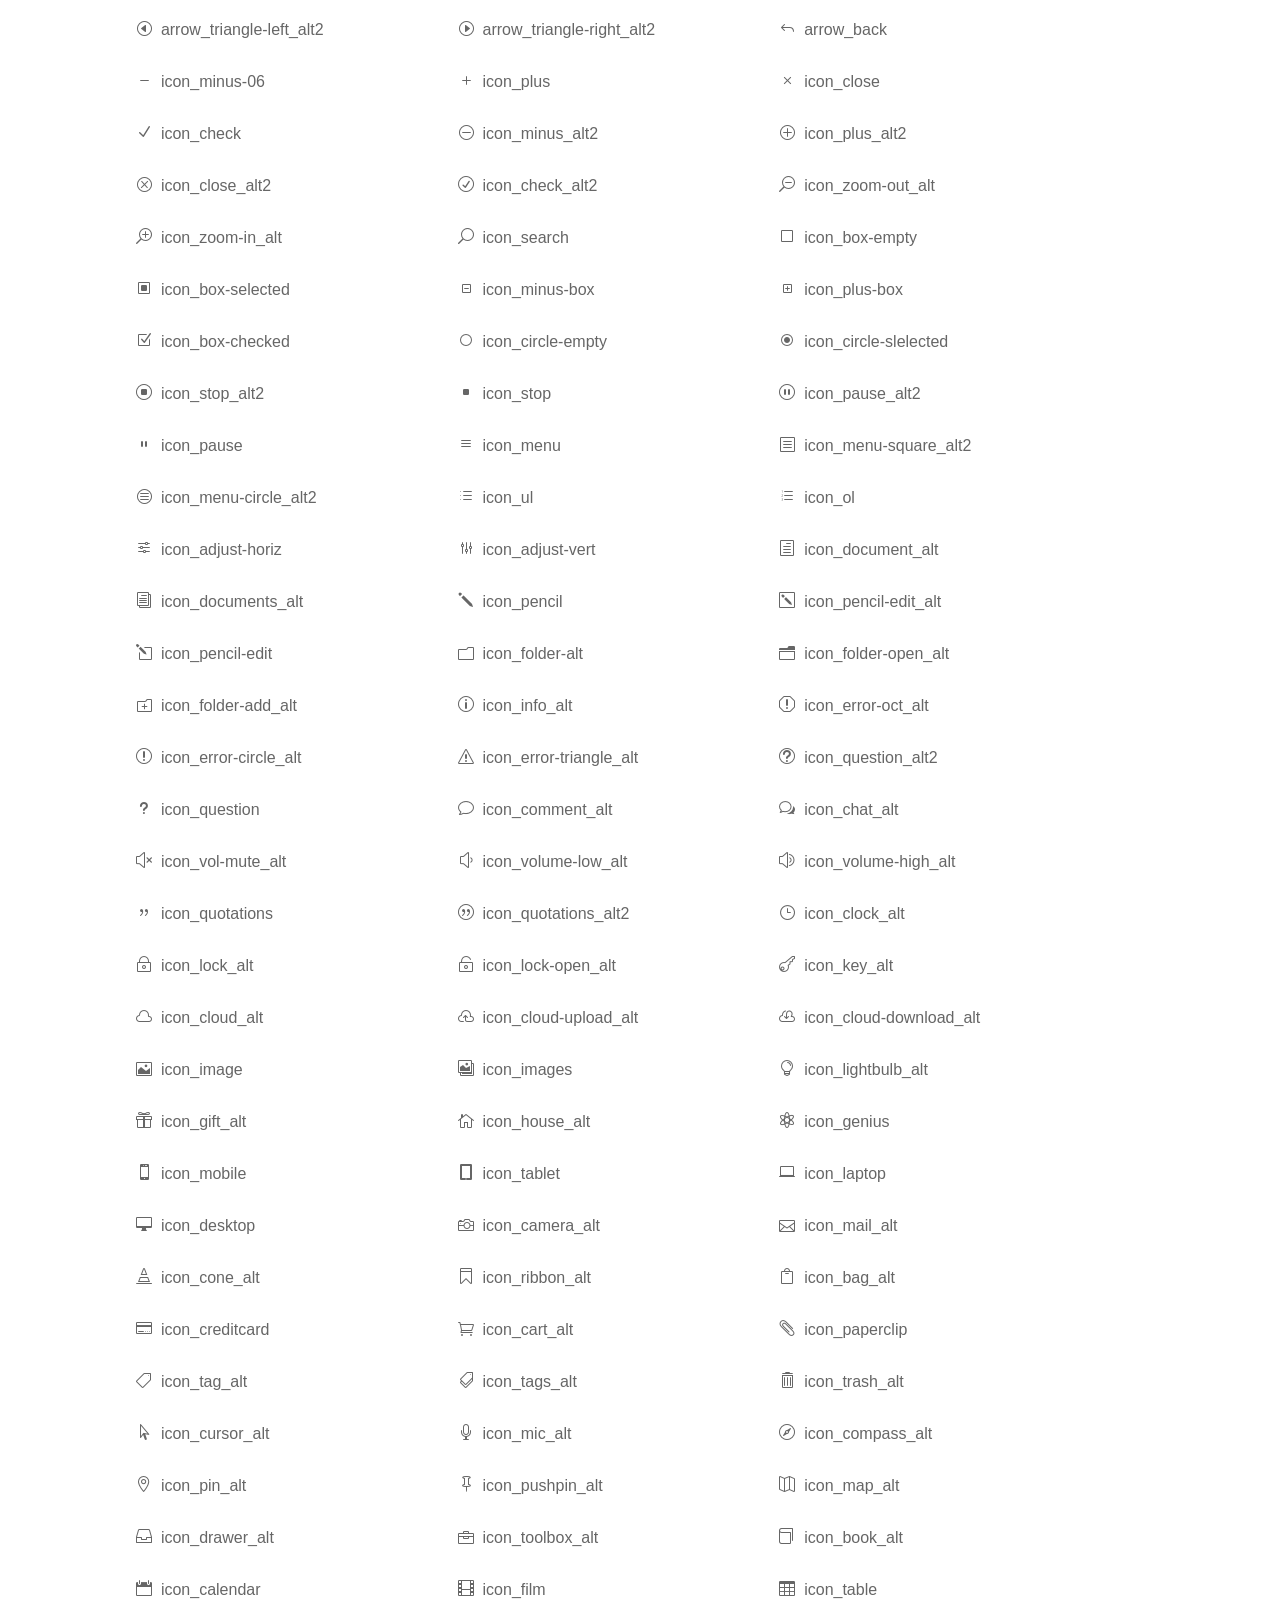
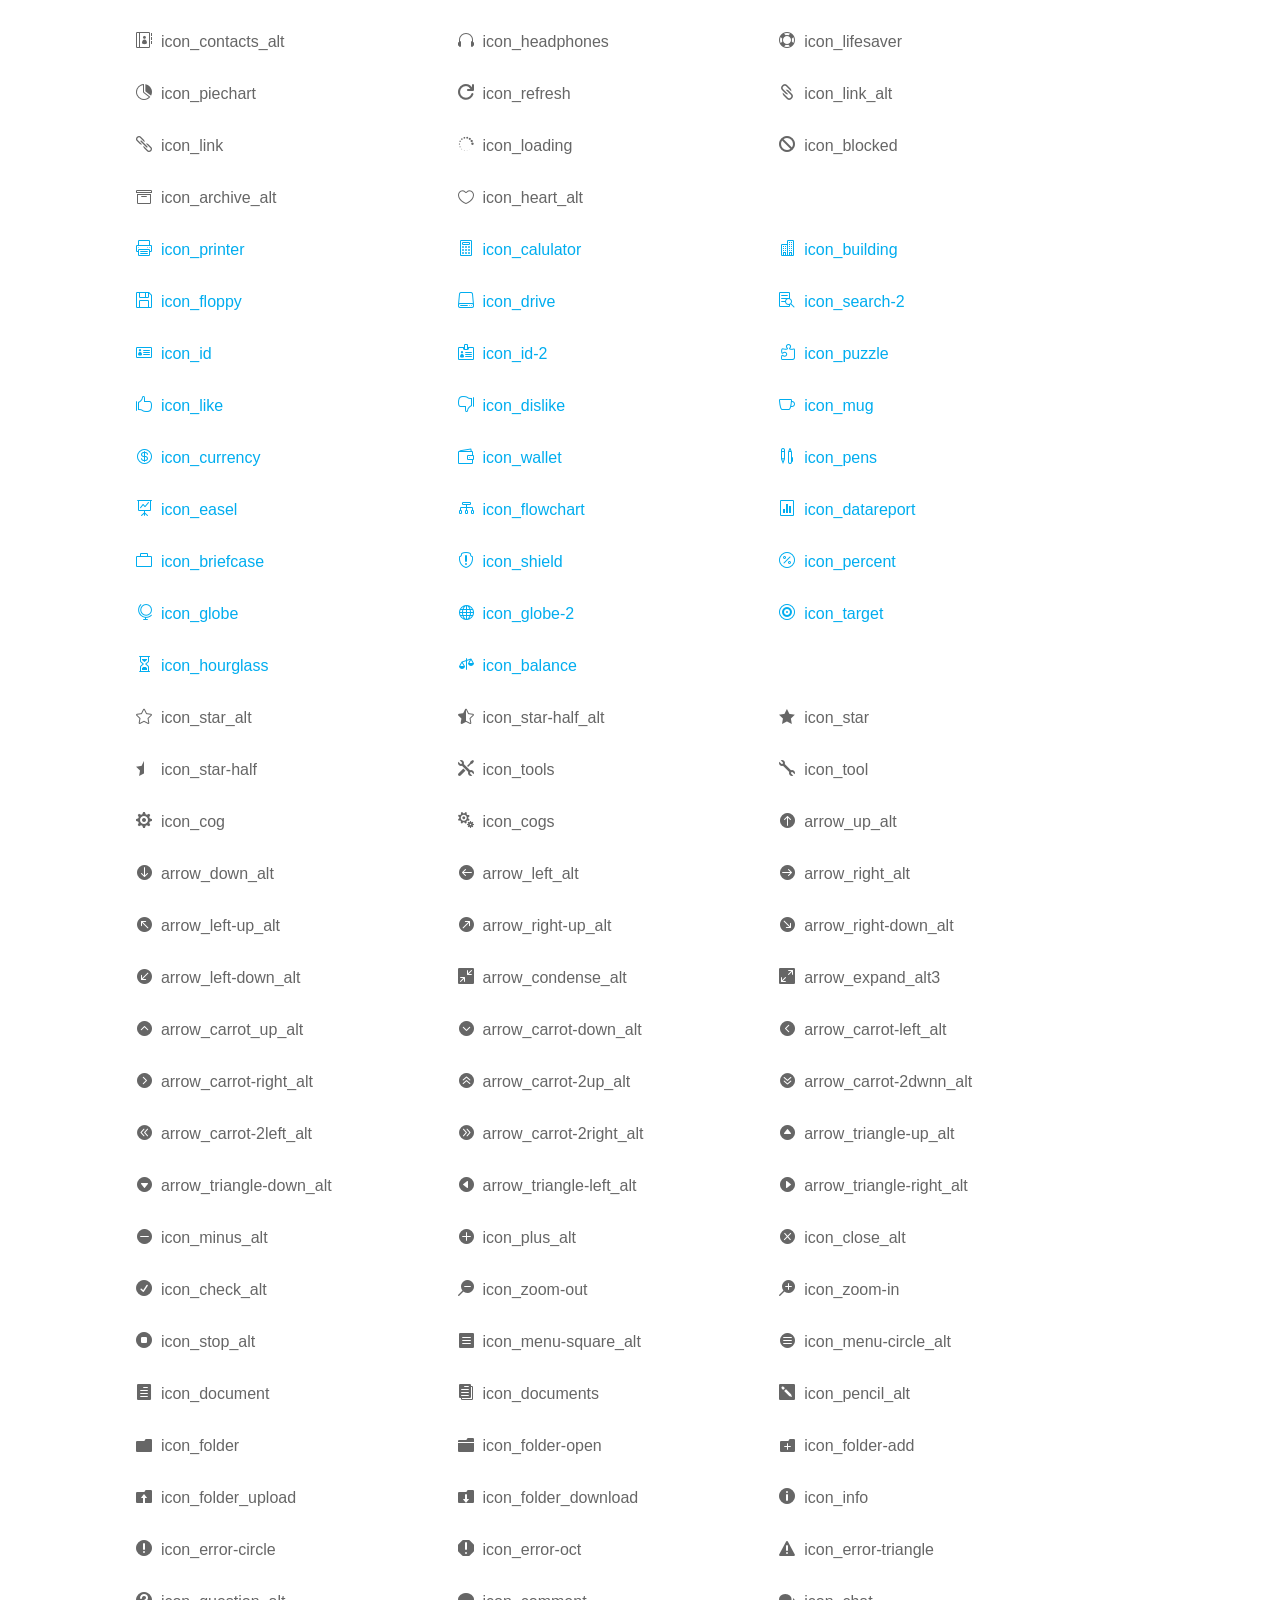
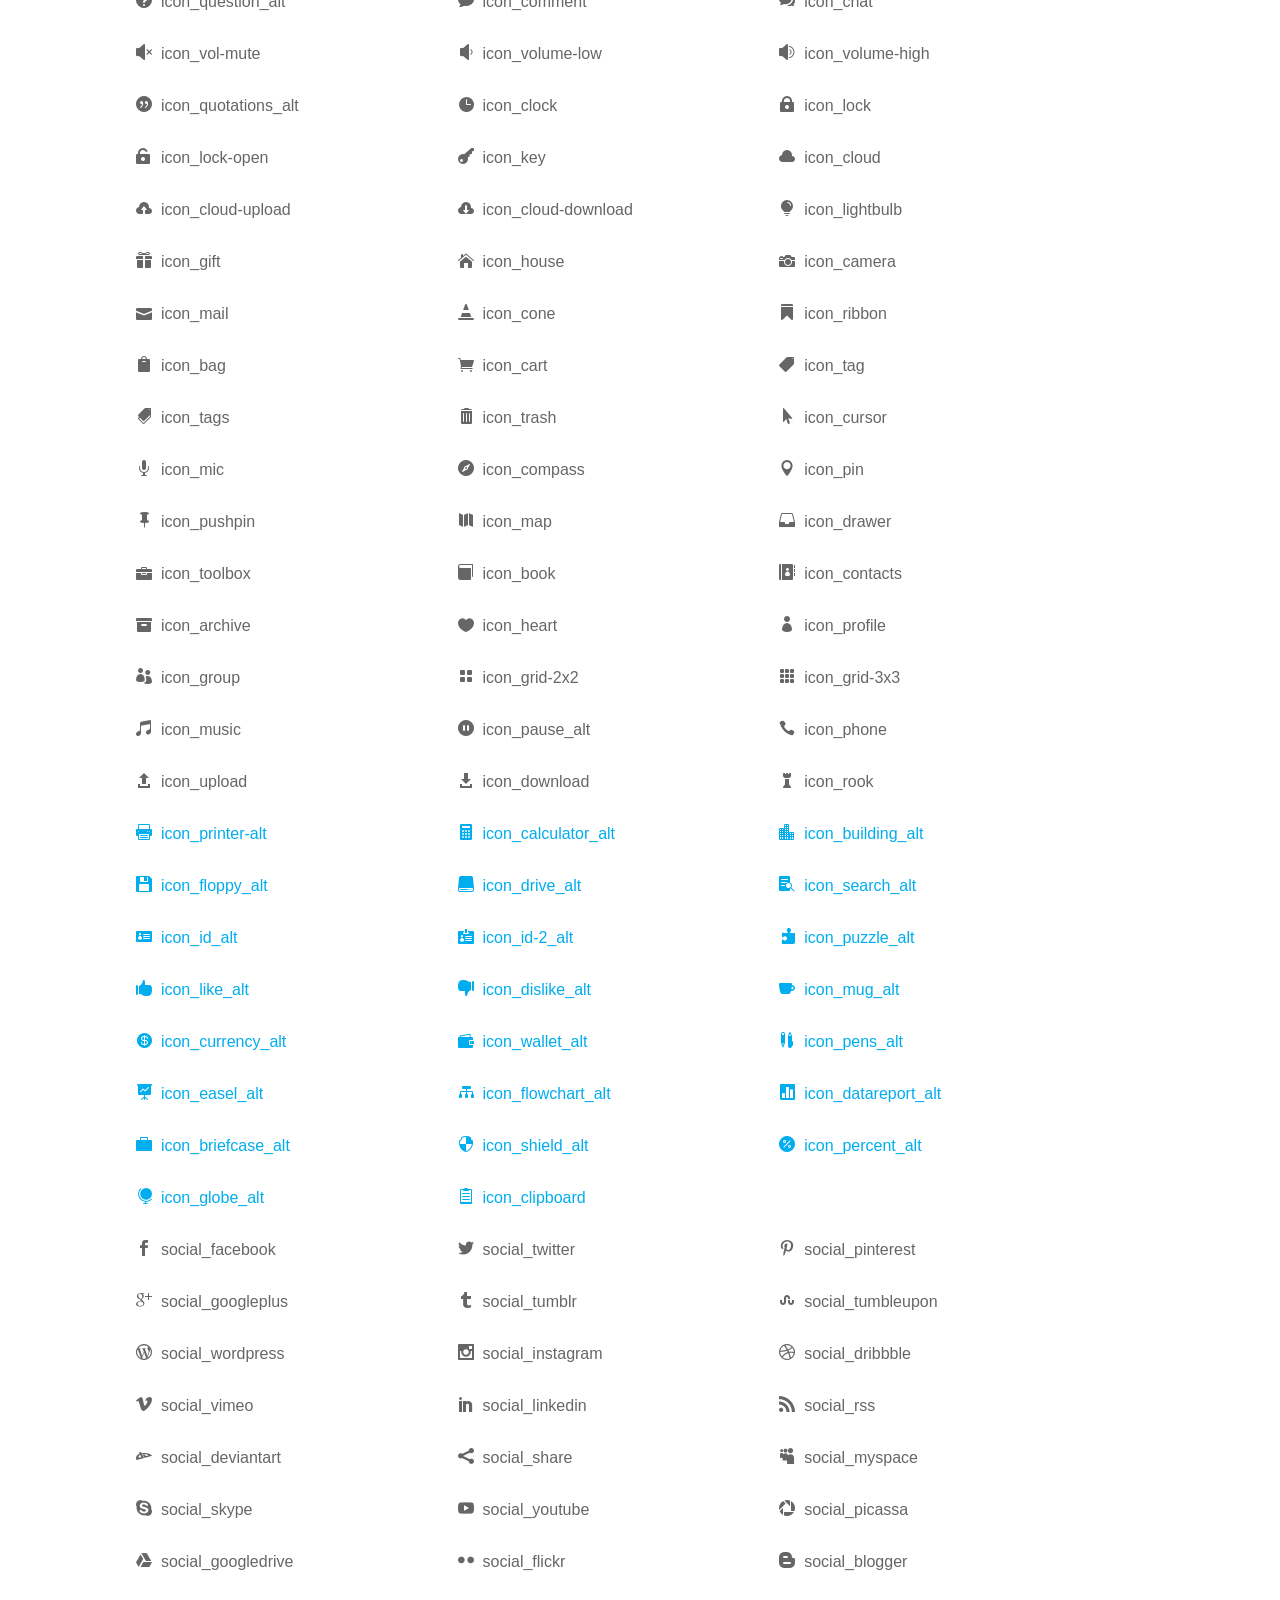
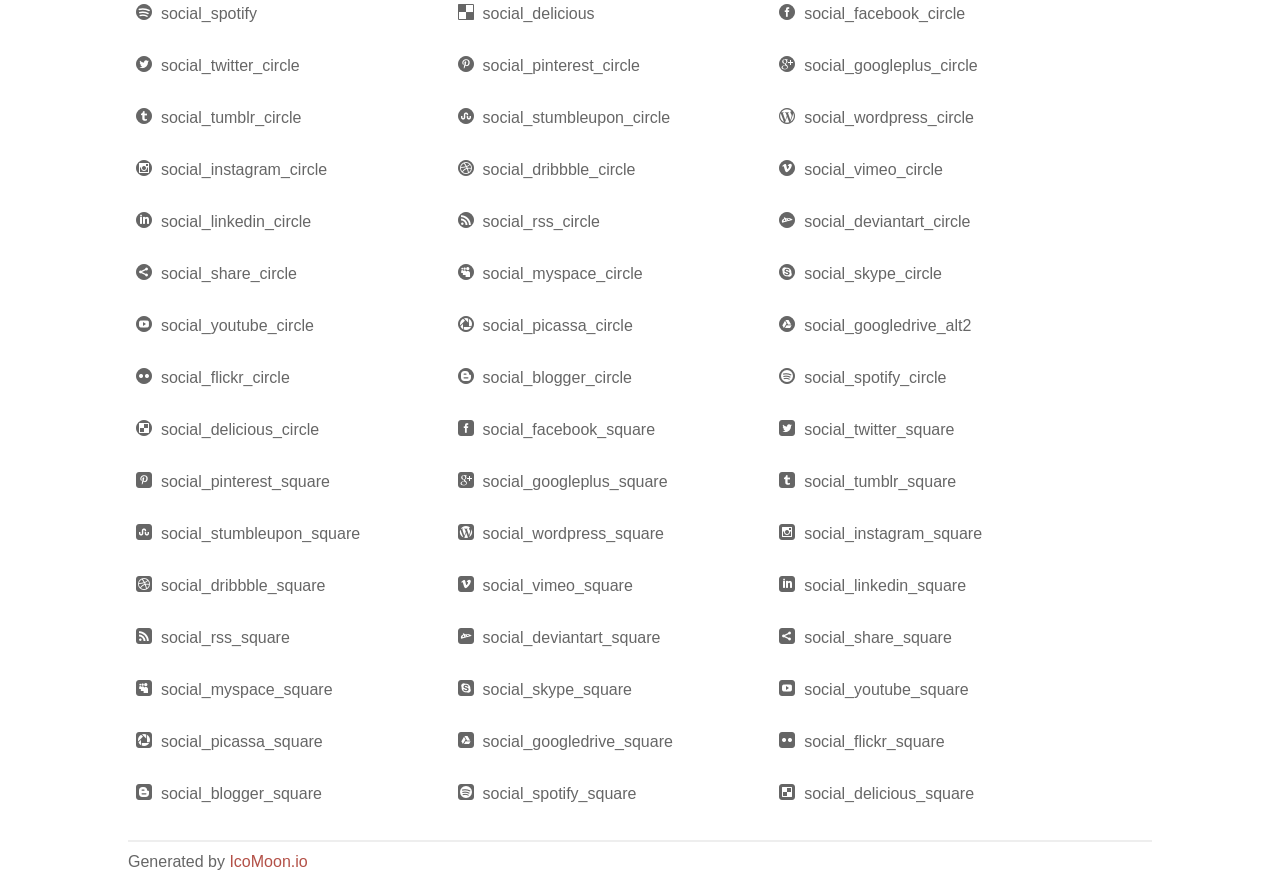
<file: fonts/elegant_font/HTML_CSS/index.html>
<!doctype html>
<html>
<head>
<title>Your Font/Glyphs</title>
<link rel="stylesheet" href="style.css" >
<!--[if lte IE 7]><script src="lte-ie7.js"></script><![endif]-->
<style>
	section, header, footer {display: block;}
	body {
		font-family: sans-serif;
		color: #666;
		line-height: 1.5;
		font-size: 1em;
	}
	* {
		-moz-box-sizing: border-box;
		-webkit-box-sizing: border-box;
		box-sizing: border-box;
		margin: 0;
		padding: 0;
	}
	.glyph {
		float: left;
		text-align: center;
		padding: .75em;
		margin: .4em 1.5em .75em 0;
		width: 6em;
		text-shadow: none;
	}
	
	.glyph input {
		font-family: consolas, monospace;
		font-size: 12px;
		width: 100%;
		text-align: center;
		border: 0;
		box-shadow: 0 0 0 1px #ccc;
		padding: .2em;
                -moz-border-radius: 5px;
                -webkit-border-radius: 5px;
	}
	
	

	.new {
		color:#00adef !important;
	}

	
	.w-main {
		width: 80%;
	}
	.centered {
		margin-left: auto;
		margin-right: auto;
	}
	.fs1 {
		font-size: 2em;
	}
	header {
		margin: 2em 0;
		padding-bottom: .5em;
		color: #666;
		box-shadow: 0 2px #eee;
	}
	header h1 {
		font-size: 2em;
		font-weight: normal;
	}
	.clearfix:before, .clearfix:after { content: ""; display: table; }
	.clearfix:after, .clear { clear: both; }
	footer {
		margin-top: 2em;
		padding: .5em 0;
		box-shadow: 0 -2px #eee;
	}
	a, a:visited {
		color: #B35047;
		text-decoration: none;
	}
	a:hover, a:focus {color: #000;}
	
	.box1 {
		font-size: 16px;
		display: inline-block;
		width: 30%;
		padding: .25em .5em;
		margin: 20px 10px 0 0;
	}
</style>
</head>
<body>
	<div class="w-main centered">
	<section class="mtm clearfix" id="glyphs">
	<div class="glyph">
		<div class="fs1" aria-hidden="true" data-icon="&#x21;"></div>
		<input type="text" readonly value="&amp;#x21;" >
	</div>
	<div class="glyph">
		<div class="fs1" aria-hidden="true" data-icon="&#x22;"></div>
		<input type="text" readonly value="&amp;#x22;" >
	</div>
	<div class="glyph">
		<div class="fs1" aria-hidden="true" data-icon="&#x23;"></div>
		<input type="text" readonly value="&amp;#x23;" >
	</div>
	<div class="glyph">
		<div class="fs1" aria-hidden="true" data-icon="&#x24;"></div>
		<input type="text" readonly value="&amp;#x24;" >
	</div>
	<div class="glyph">
		<div class="fs1" aria-hidden="true" data-icon="&#x25;"></div>
		<input type="text" readonly value="&amp;#x25;" >
	</div>
	<div class="glyph">
		<div class="fs1" aria-hidden="true" data-icon="&#x26;"></div>
		<input type="text" readonly value="&amp;#x26;" >
	</div>
	<div class="glyph">
		<div class="fs1" aria-hidden="true" data-icon="&#x27;"></div>
		<input type="text" readonly value="&amp;#x27;" >
	</div>
	<div class="glyph">
		<div class="fs1" aria-hidden="true" data-icon="&#x28;"></div>
		<input type="text" readonly value="&amp;#x28;" >
	</div>
	<div class="glyph">
		<div class="fs1" aria-hidden="true" data-icon="&#x29;"></div>
		<input type="text" readonly value="&amp;#x29;" >
	</div>
	<div class="glyph">
		<div class="fs1" aria-hidden="true" data-icon="&#x2a;"></div>
		<input type="text" readonly value="&amp;#x2a;" >
	</div>
	<div class="glyph">
		<div class="fs1" aria-hidden="true" data-icon="&#x2b;"></div>
		<input type="text" readonly value="&amp;#x2b;" >
	</div>
	<div class="glyph">
		<div class="fs1" aria-hidden="true" data-icon="&#x2c;"></div>
		<input type="text" readonly value="&amp;#x2c;" >
	</div>
	<div class="glyph">
		<div class="fs1" aria-hidden="true" data-icon="&#x2d;"></div>
		<input type="text" readonly value="&amp;#x2d;" >
	</div>
	<div class="glyph">
		<div class="fs1" aria-hidden="true" data-icon="&#x2e;"></div>
		<input type="text" readonly value="&amp;#x2e;" >
	</div>
	<div class="glyph">
		<div class="fs1" aria-hidden="true" data-icon="&#x2f;"></div>
		<input type="text" readonly value="&amp;#x2f;" >
	</div>
	<div class="glyph">
		<div class="fs1" aria-hidden="true" data-icon="&#x30;"></div>
		<input type="text" readonly value="&amp;#x30;" >
	</div>
	<div class="glyph">
		<div class="fs1" aria-hidden="true" data-icon="&#x31;"></div>
		<input type="text" readonly value="&amp;#x31;" >
	</div>
	<div class="glyph">
		<div class="fs1" aria-hidden="true" data-icon="&#x32;"></div>
		<input type="text" readonly value="&amp;#x32;" >
	</div>
	<div class="glyph">
		<div class="fs1" aria-hidden="true" data-icon="&#x33;"></div>
		<input type="text" readonly value="&amp;#x33;" >
	</div>
	<div class="glyph">
		<div class="fs1" aria-hidden="true" data-icon="&#x34;"></div>
		<input type="text" readonly value="&amp;#x34;" >
	</div>
	<div class="glyph">
		<div class="fs1" aria-hidden="true" data-icon="&#x35;"></div>
		<input type="text" readonly value="&amp;#x35;" >
	</div>
	<div class="glyph">
		<div class="fs1" aria-hidden="true" data-icon="&#x36;"></div>
		<input type="text" readonly value="&amp;#x36;" >
	</div>
	<div class="glyph">
		<div class="fs1" aria-hidden="true" data-icon="&#x37;"></div>
		<input type="text" readonly value="&amp;#x37;" >
	</div>
	<div class="glyph">
		<div class="fs1" aria-hidden="true" data-icon="&#x38;"></div>
		<input type="text" readonly value="&amp;#x38;" >
	</div>
	<div class="glyph">
		<div class="fs1" aria-hidden="true" data-icon="&#x39;"></div>
		<input type="text" readonly value="&amp;#x39;" >
	</div>
	<div class="glyph">
		<div class="fs1" aria-hidden="true" data-icon="&#x3a;"></div>
		<input type="text" readonly value="&amp;#x3a;" >
	</div>
	<div class="glyph">
		<div class="fs1" aria-hidden="true" data-icon="&#x3b;"></div>
		<input type="text" readonly value="&amp;#x3b;" >
	</div>
	<div class="glyph">
		<div class="fs1" aria-hidden="true" data-icon="&#x3c;"></div>
		<input type="text" readonly value="&amp;#x3c;" >
	</div>
	<div class="glyph">
		<div class="fs1" aria-hidden="true" data-icon="&#x3d;"></div>
		<input type="text" readonly value="&amp;#x3d;" >
	</div>
	<div class="glyph">
		<div class="fs1" aria-hidden="true" data-icon="&#x3e;"></div>
		<input type="text" readonly value="&amp;#x3e;" >
	</div>
	<div class="glyph">
		<div class="fs1" aria-hidden="true" data-icon="&#x3f;"></div>
		<input type="text" readonly value="&amp;#x3f;" >
	</div>
	<div class="glyph">
		<div class="fs1" aria-hidden="true" data-icon="&#x40;"></div>
		<input type="text" readonly value="&amp;#x40;" >
	</div>
	<div class="glyph">
		<div class="fs1" aria-hidden="true" data-icon="&#x41;"></div>
		<input type="text" readonly value="&amp;#x41;" >
	</div>
	<div class="glyph">
		<div class="fs1" aria-hidden="true" data-icon="&#x42;"></div>
		<input type="text" readonly value="&amp;#x42;" >
	</div>
	<div class="glyph">
		<div class="fs1" aria-hidden="true" data-icon="&#x43;"></div>
		<input type="text" readonly value="&amp;#x43;" >
	</div>
	<div class="glyph">
		<div class="fs1" aria-hidden="true" data-icon="&#x44;"></div>
		<input type="text" readonly value="&amp;#x44;" >
	</div>
	<div class="glyph">
		<div class="fs1" aria-hidden="true" data-icon="&#x45;"></div>
		<input type="text" readonly value="&amp;#x45;" >
	</div>
	<div class="glyph">
		<div class="fs1" aria-hidden="true" data-icon="&#x46;"></div>
		<input type="text" readonly value="&amp;#x46;" >
	</div>
	<div class="glyph">
		<div class="fs1" aria-hidden="true" data-icon="&#x47;"></div>
		<input type="text" readonly value="&amp;#x47;" >
	</div>
	<div class="glyph">
		<div class="fs1" aria-hidden="true" data-icon="&#x48;"></div>
		<input type="text" readonly value="&amp;#x48;" >
	</div>
	<div class="glyph">
		<div class="fs1" aria-hidden="true" data-icon="&#x49;"></div>
		<input type="text" readonly value="&amp;#x49;" >
	</div>
	<div class="glyph">
		<div class="fs1" aria-hidden="true" data-icon="&#x4a;"></div>
		<input type="text" readonly value="&amp;#x4a;" >
	</div>
	<div class="glyph">
		<div class="fs1" aria-hidden="true" data-icon="&#x4b;"></div>
		<input type="text" readonly value="&amp;#x4b;" >
	</div>
	<div class="glyph">
		<div class="fs1" aria-hidden="true" data-icon="&#x4c;"></div>
		<input type="text" readonly value="&amp;#x4c;" >
	</div>
	<div class="glyph">
		<div class="fs1" aria-hidden="true" data-icon="&#x4d;"></div>
		<input type="text" readonly value="&amp;#x4d;" >
	</div>
	<div class="glyph">
		<div class="fs1" aria-hidden="true" data-icon="&#x4e;"></div>
		<input type="text" readonly value="&amp;#x4e;" >
	</div>
	<div class="glyph">
		<div class="fs1" aria-hidden="true" data-icon="&#x4f;"></div>
		<input type="text" readonly value="&amp;#x4f;" >
	</div>
	<div class="glyph">
		<div class="fs1" aria-hidden="true" data-icon="&#x50;"></div>
		<input type="text" readonly value="&amp;#x50;" >
	</div>
	<div class="glyph">
		<div class="fs1" aria-hidden="true" data-icon="&#x51;"></div>
		<input type="text" readonly value="&amp;#x51;" >
	</div>
	<div class="glyph">
		<div class="fs1" aria-hidden="true" data-icon="&#x52;"></div>
		<input type="text" readonly value="&amp;#x52;" >
	</div>
	<div class="glyph">
		<div class="fs1" aria-hidden="true" data-icon="&#x53;"></div>
		<input type="text" readonly value="&amp;#x53;" >
	</div>
	<div class="glyph">
		<div class="fs1" aria-hidden="true" data-icon="&#x54;"></div>
		<input type="text" readonly value="&amp;#x54;" >
	</div>
	<div class="glyph">
		<div class="fs1" aria-hidden="true" data-icon="&#x55;"></div>
		<input type="text" readonly value="&amp;#x55;" >
	</div>
	<div class="glyph">
		<div class="fs1" aria-hidden="true" data-icon="&#x56;"></div>
		<input type="text" readonly value="&amp;#x56;" >
	</div>
	<div class="glyph">
		<div class="fs1" aria-hidden="true" data-icon="&#x57;"></div>
		<input type="text" readonly value="&amp;#x57;" >
	</div>
	<div class="glyph">
		<div class="fs1" aria-hidden="true" data-icon="&#x58;"></div>
		<input type="text" readonly value="&amp;#x58;" >
	</div>
	<div class="glyph">
		<div class="fs1" aria-hidden="true" data-icon="&#x59;"></div>
		<input type="text" readonly value="&amp;#x59;" >
	</div>
	<div class="glyph">
		<div class="fs1" aria-hidden="true" data-icon="&#x5a;"></div>
		<input type="text" readonly value="&amp;#x5a;" >
	</div>
	<div class="glyph">
		<div class="fs1" aria-hidden="true" data-icon="&#x5b;"></div>
		<input type="text" readonly value="&amp;#x5b;" >
	</div>
	<div class="glyph">
		<div class="fs1" aria-hidden="true" data-icon="&#x5c;"></div>
		<input type="text" readonly value="&amp;#x5c;" >
	</div>
	<div class="glyph">
		<div class="fs1" aria-hidden="true" data-icon="&#x5d;"></div>
		<input type="text" readonly value="&amp;#x5d;" >
	</div>
	<div class="glyph">
		<div class="fs1" aria-hidden="true" data-icon="&#x5e;"></div>
		<input type="text" readonly value="&amp;#x5e;" >
	</div>
	<div class="glyph">
		<div class="fs1" aria-hidden="true" data-icon="&#x5f;"></div>
		<input type="text" readonly value="&amp;#x5f;" >
	</div>
	<div class="glyph">
		<div class="fs1" aria-hidden="true" data-icon="&#x60;"></div>
		<input type="text" readonly value="&amp;#x60;" >
	</div>
	<div class="glyph">
		<div class="fs1" aria-hidden="true" data-icon="&#x61;"></div>
		<input type="text" readonly value="&amp;#x61;" >
	</div>
	<div class="glyph">
		<div class="fs1" aria-hidden="true" data-icon="&#x62;"></div>
		<input type="text" readonly value="&amp;#x62;" >
	</div>
	<div class="glyph">
		<div class="fs1" aria-hidden="true" data-icon="&#x63;"></div>
		<input type="text" readonly value="&amp;#x63;" >
	</div>
	<div class="glyph">
		<div class="fs1" aria-hidden="true" data-icon="&#x64;"></div>
		<input type="text" readonly value="&amp;#x64;" >
	</div>
	<div class="glyph">
		<div class="fs1" aria-hidden="true" data-icon="&#x65;"></div>
		<input type="text" readonly value="&amp;#x65;" >
	</div>
	<div class="glyph">
		<div class="fs1" aria-hidden="true" data-icon="&#x66;"></div>
		<input type="text" readonly value="&amp;#x66;" >
	</div>
	<div class="glyph">
		<div class="fs1" aria-hidden="true" data-icon="&#x67;"></div>
		<input type="text" readonly value="&amp;#x67;" >
	</div>
	<div class="glyph">
		<div class="fs1" aria-hidden="true" data-icon="&#x68;"></div>
		<input type="text" readonly value="&amp;#x68;" >
	</div>
	<div class="glyph">
		<div class="fs1" aria-hidden="true" data-icon="&#x69;"></div>
		<input type="text" readonly value="&amp;#x69;" >
	</div>
	<div class="glyph">
		<div class="fs1" aria-hidden="true" data-icon="&#x6a;"></div>
		<input type="text" readonly value="&amp;#x6a;" >
	</div>
	<div class="glyph">
		<div class="fs1" aria-hidden="true" data-icon="&#x6b;"></div>
		<input type="text" readonly value="&amp;#x6b;" >
	</div>
	<div class="glyph">
		<div class="fs1" aria-hidden="true" data-icon="&#x6c;"></div>
		<input type="text" readonly value="&amp;#x6c;" >
	</div>
	<div class="glyph">
		<div class="fs1" aria-hidden="true" data-icon="&#x6d;"></div>
		<input type="text" readonly value="&amp;#x6d;" >
	</div>
	<div class="glyph">
		<div class="fs1" aria-hidden="true" data-icon="&#x6e;"></div>
		<input type="text" readonly value="&amp;#x6e;" >
	</div>
	<div class="glyph">
		<div class="fs1" aria-hidden="true" data-icon="&#x6f;"></div>
		<input type="text" readonly value="&amp;#x6f;" >
	</div>
	<div class="glyph">
		<div class="fs1" aria-hidden="true" data-icon="&#x70;"></div>
		<input type="text" readonly value="&amp;#x70;" >
	</div>
	<div class="glyph">
		<div class="fs1" aria-hidden="true" data-icon="&#x71;"></div>
		<input type="text" readonly value="&amp;#x71;" >
	</div>
	<div class="glyph">
		<div class="fs1" aria-hidden="true" data-icon="&#x72;"></div>
		<input type="text" readonly value="&amp;#x72;" >
	</div>
	<div class="glyph">
		<div class="fs1" aria-hidden="true" data-icon="&#x73;"></div>
		<input type="text" readonly value="&amp;#x73;" >
	</div>
	<div class="glyph">
		<div class="fs1" aria-hidden="true" data-icon="&#x74;"></div>
		<input type="text" readonly value="&amp;#x74;" >
	</div>
	<div class="glyph">
		<div class="fs1" aria-hidden="true" data-icon="&#x75;"></div>
		<input type="text" readonly value="&amp;#x75;" >
	</div>
	<div class="glyph">
		<div class="fs1" aria-hidden="true" data-icon="&#x76;"></div>
		<input type="text" readonly value="&amp;#x76;" >
	</div>
	<div class="glyph">
		<div class="fs1" aria-hidden="true" data-icon="&#x77;"></div>
		<input type="text" readonly value="&amp;#x77;" >
	</div>
	<div class="glyph">
		<div class="fs1" aria-hidden="true" data-icon="&#x78;"></div>
		<input type="text" readonly value="&amp;#x78;" >
	</div>
	<div class="glyph">
		<div class="fs1" aria-hidden="true" data-icon="&#x79;"></div>
		<input type="text" readonly value="&amp;#x79;" >
	</div>
	<div class="glyph">
		<div class="fs1" aria-hidden="true" data-icon="&#x7a;"></div>
		<input type="text" readonly value="&amp;#x7a;" >
	</div>
	<div class="glyph">
		<div class="fs1" aria-hidden="true" data-icon="&#x7b;"></div>
		<input type="text" readonly value="&amp;#x7b;" >
	</div>
	<div class="glyph">
		<div class="fs1" aria-hidden="true" data-icon="&#x7c;"></div>
		<input type="text" readonly value="&amp;#x7c;" >
	</div>
	<div class="glyph">
		<div class="fs1" aria-hidden="true" data-icon="&#x7d;"></div>
		<input type="text" readonly value="&amp;#x7d;" >
	</div>
	<div class="glyph">
		<div class="fs1" aria-hidden="true" data-icon="&#x7e;"></div>
		<input type="text" readonly value="&amp;#x7e;" >
	</div>
	<div class="glyph">
		<div class="fs1" aria-hidden="true" data-icon="&#xe000;"></div>
		<input type="text" readonly value="&amp;#xe000;" >
	</div>
	<div class="glyph">
		<div class="fs1" aria-hidden="true" data-icon="&#xe001;"></div>
		<input type="text" readonly value="&amp;#xe001;" >
	</div>
	<div class="glyph">
		<div class="fs1" aria-hidden="true" data-icon="&#xe002;"></div>
		<input type="text" readonly value="&amp;#xe002;" >
	</div>
	<div class="glyph">
		<div class="fs1" aria-hidden="true" data-icon="&#xe003;"></div>
		<input type="text" readonly value="&amp;#xe003;" >
	</div>
	<div class="glyph">
		<div class="fs1" aria-hidden="true" data-icon="&#xe004;"></div>
		<input type="text" readonly value="&amp;#xe004;" >
	</div>
	<div class="glyph">
		<div class="fs1" aria-hidden="true" data-icon="&#xe005;"></div>
		<input type="text" readonly value="&amp;#xe005;" >
	</div>
	<div class="glyph">
		<div class="fs1" aria-hidden="true" data-icon="&#xe006;"></div>
		<input type="text" readonly value="&amp;#xe006;" >
	</div>
	<div class="glyph">
		<div class="fs1" aria-hidden="true" data-icon="&#xe007;"></div>
		<input type="text" readonly value="&amp;#xe007;" >
	</div>
	<div class="glyph">
		<div class="fs1" aria-hidden="true" data-icon="&#xe008;"></div>
		<input type="text" readonly value="&amp;#xe008;" >
	</div>
	<div class="glyph">
		<div class="fs1" aria-hidden="true" data-icon="&#xe009;"></div>
		<input type="text" readonly value="&amp;#xe009;" >
	</div>
	<div class="glyph">
		<div class="fs1" aria-hidden="true" data-icon="&#xe00a;"></div>
		<input type="text" readonly value="&amp;#xe00a;" >
	</div>
	<div class="glyph">
		<div class="fs1" aria-hidden="true" data-icon="&#xe00b;"></div>
		<input type="text" readonly value="&amp;#xe00b;" >
	</div>
	<div class="glyph">
		<div class="fs1" aria-hidden="true" data-icon="&#xe00c;"></div>
		<input type="text" readonly value="&amp;#xe00c;" >
	</div>
	<div class="glyph">
		<div class="fs1" aria-hidden="true" data-icon="&#xe00d;"></div>
		<input type="text" readonly value="&amp;#xe00d;" >
	</div>
	<div class="glyph">
		<div class="fs1" aria-hidden="true" data-icon="&#xe00e;"></div>
		<input type="text" readonly value="&amp;#xe00e;" >
	</div>
	<div class="glyph">
		<div class="fs1" aria-hidden="true" data-icon="&#xe00f;"></div>
		<input type="text" readonly value="&amp;#xe00f;" >
	</div>
	<div class="glyph">
		<div class="fs1" aria-hidden="true" data-icon="&#xe010;"></div>
		<input type="text" readonly value="&amp;#xe010;" >
	</div>
	<div class="glyph">
		<div class="fs1" aria-hidden="true" data-icon="&#xe011;"></div>
		<input type="text" readonly value="&amp;#xe011;" >
	</div>
	<div class="glyph">
		<div class="fs1" aria-hidden="true" data-icon="&#xe012;"></div>
		<input type="text" readonly value="&amp;#xe012;" >
	</div>
	<div class="glyph">
		<div class="fs1" aria-hidden="true" data-icon="&#xe013;"></div>
		<input type="text" readonly value="&amp;#xe013;" >
	</div>
	<div class="glyph">
		<div class="fs1" aria-hidden="true" data-icon="&#xe014;"></div>
		<input type="text" readonly value="&amp;#xe014;" >
	</div>
	<div class="glyph">
		<div class="fs1" aria-hidden="true" data-icon="&#xe015;"></div>
		<input type="text" readonly value="&amp;#xe015;" >
	</div>
	<div class="glyph">
		<div class="fs1" aria-hidden="true" data-icon="&#xe016;"></div>
		<input type="text" readonly value="&amp;#xe016;" >
	</div>
	<div class="glyph">
		<div class="fs1" aria-hidden="true" data-icon="&#xe017;"></div>
		<input type="text" readonly value="&amp;#xe017;" >
	</div>
	<div class="glyph">
		<div class="fs1" aria-hidden="true" data-icon="&#xe018;"></div>
		<input type="text" readonly value="&amp;#xe018;" >
	</div>
	<div class="glyph">
		<div class="fs1" aria-hidden="true" data-icon="&#xe019;"></div>
		<input type="text" readonly value="&amp;#xe019;" >
	</div>
	<div class="glyph">
		<div class="fs1" aria-hidden="true" data-icon="&#xe01a;"></div>
		<input type="text" readonly value="&amp;#xe01a;" >
	</div>
	<div class="glyph">
		<div class="fs1" aria-hidden="true" data-icon="&#xe01b;"></div>
		<input type="text" readonly value="&amp;#xe01b;" >
	</div>
	<div class="glyph">
		<div class="fs1" aria-hidden="true" data-icon="&#xe01c;"></div>
		<input type="text" readonly value="&amp;#xe01c;" >
	</div>
	<div class="glyph">
		<div class="fs1" aria-hidden="true" data-icon="&#xe01d;"></div>
		<input type="text" readonly value="&amp;#xe01d;" >
	</div>
	<div class="glyph">
		<div class="fs1" aria-hidden="true" data-icon="&#xe01e;"></div>
		<input type="text" readonly value="&amp;#xe01e;" >
	</div>
	<div class="glyph">
		<div class="fs1" aria-hidden="true" data-icon="&#xe01f;"></div>
		<input type="text" readonly value="&amp;#xe01f;" >
	</div>
	<div class="glyph">
		<div class="fs1" aria-hidden="true" data-icon="&#xe020;"></div>
		<input type="text" readonly value="&amp;#xe020;" >
	</div>
	<div class="glyph">
		<div class="fs1" aria-hidden="true" data-icon="&#xe021;"></div>
		<input type="text" readonly value="&amp;#xe021;" >
	</div>
	<div class="glyph">
		<div class="fs1" aria-hidden="true" data-icon="&#xe022;"></div>
		<input type="text" readonly value="&amp;#xe022;" >
	</div>
	<div class="glyph">
		<div class="fs1" aria-hidden="true" data-icon="&#xe023;"></div>
		<input type="text" readonly value="&amp;#xe023;" >
	</div>
	<div class="glyph">
		<div class="fs1" aria-hidden="true" data-icon="&#xe024;"></div>
		<input type="text" readonly value="&amp;#xe024;" >
	</div>
	<div class="glyph">
		<div class="fs1" aria-hidden="true" data-icon="&#xe025;"></div>
		<input type="text" readonly value="&amp;#xe025;" >
	</div>
	<div class="glyph">
		<div class="fs1" aria-hidden="true" data-icon="&#xe026;"></div>
		<input type="text" readonly value="&amp;#xe026;" >
	</div>
	<div class="glyph">
		<div class="fs1" aria-hidden="true" data-icon="&#xe027;"></div>
		<input type="text" readonly value="&amp;#xe027;" >
	</div>
	<div class="glyph">
		<div class="fs1" aria-hidden="true" data-icon="&#xe028;"></div>
		<input type="text" readonly value="&amp;#xe028;" >
	</div>
	<div class="glyph">
		<div class="fs1" aria-hidden="true" data-icon="&#xe029;"></div>
		<input type="text" readonly value="&amp;#xe029;" >
	</div>
	<div class="glyph">
		<div class="fs1" aria-hidden="true" data-icon="&#xe02a;"></div>
		<input type="text" readonly value="&amp;#xe02a;" >
	</div>
	<div class="glyph">
		<div class="fs1" aria-hidden="true" data-icon="&#xe02b;"></div>
		<input type="text" readonly value="&amp;#xe02b;" >
	</div>
	<div class="glyph">
		<div class="fs1" aria-hidden="true" data-icon="&#xe02c;"></div>
		<input type="text" readonly value="&amp;#xe02c;" >
	</div>
	<div class="glyph">
		<div class="fs1" aria-hidden="true" data-icon="&#xe02d;"></div>
		<input type="text" readonly value="&amp;#xe02d;" >
	</div>
	<div class="glyph">
		<div class="fs1" aria-hidden="true" data-icon="&#xe02e;"></div>
		<input type="text" readonly value="&amp;#xe02e;" >
	</div>
	<div class="glyph">
		<div class="fs1" aria-hidden="true" data-icon="&#xe02f;"></div>
		<input type="text" readonly value="&amp;#xe02f;" >
	</div>
	<div class="glyph">
		<div class="fs1" aria-hidden="true" data-icon="&#xe030;"></div>
		<input type="text" readonly value="&amp;#xe030;" >
	</div>
    
    <div class="new">
    
    <div class="glyph">
		<div class="fs1" aria-hidden="true" data-icon="&#xe103;"></div>
		<input type="text" readonly value="&amp;#xe103;" >
	</div>
	<div class="glyph">
		<div class="fs1" aria-hidden="true" data-icon="&#xe0ee;"></div>
		<input type="text" readonly value="&amp;#xe0ee;" >
	</div>
	<div class="glyph">
		<div class="fs1" aria-hidden="true" data-icon="&#xe0ef;"></div>
		<input type="text" readonly value="&amp;#xe0ef;" >
	</div>
	<div class="glyph">
		<div class="fs1" aria-hidden="true" data-icon="&#xe0e8;"></div>
		<input type="text" readonly value="&amp;#xe0e8;" >
	</div>
	<div class="glyph">
		<div class="fs1" aria-hidden="true" data-icon="&#xe0ea;"></div>
		<input type="text" readonly value="&amp;#xe0ea;" >
	</div>
	<div class="glyph">
		<div class="fs1" aria-hidden="true" data-icon="&#xe101;"></div>
		<input type="text" readonly value="&amp;#xe101;" >
	</div>
	<div class="glyph">
		<div class="fs1" aria-hidden="true" data-icon="&#xe107;"></div>
		<input type="text" readonly value="&amp;#xe107;" >
	</div>
	<div class="glyph">
		<div class="fs1" aria-hidden="true" data-icon="&#xe108;"></div>
		<input type="text" readonly value="&amp;#xe108;" >
	</div>
	<div class="glyph">
		<div class="fs1" aria-hidden="true" data-icon="&#xe102;"></div>
		<input type="text" readonly value="&amp;#xe102;" >
	</div>
	<div class="glyph">
		<div class="fs1" aria-hidden="true" data-icon="&#xe106;"></div>
		<input type="text" readonly value="&amp;#xe106;" >
	</div>
	<div class="glyph">
		<div class="fs1" aria-hidden="true" data-icon="&#xe0eb;"></div>
		<input type="text" readonly value="&amp;#xe0eb;" >
	</div>
	<div class="glyph">
		<div class="fs1" aria-hidden="true" data-icon="&#xe105;"></div>
		<input type="text" readonly value="&amp;#xe105;" >
	</div>
	<div class="glyph">
		<div class="fs1" aria-hidden="true" data-icon="&#xe0ed;"></div>
		<input type="text" readonly value="&amp;#xe0ed;" >
	</div>
	<div class="glyph">
		<div class="fs1" aria-hidden="true" data-icon="&#xe100;"></div>
		<input type="text" readonly value="&amp;#xe100;" >
	</div>
	<div class="glyph">
		<div class="fs1" aria-hidden="true" data-icon="&#xe104;"></div>
		<input type="text" readonly value="&amp;#xe104;" >
	</div>
	<div class="glyph">
		<div class="fs1" aria-hidden="true" data-icon="&#xe0e9;"></div>
		<input type="text" readonly value="&amp;#xe0e9;" >
	</div>
	<div class="glyph">
		<div class="fs1" aria-hidden="true" data-icon="&#xe109;"></div>
		<input type="text" readonly value="&amp;#xe109;" >
	</div>
	<div class="glyph">
		<div class="fs1" aria-hidden="true" data-icon="&#xe0ec;"></div>
		<input type="text" readonly value="&amp;#xe0ec;" >
	</div>
	<div class="glyph">
		<div class="fs1" aria-hidden="true" data-icon="&#xe0fe;"></div>
		<input type="text" readonly value="&amp;#xe0fe;" >
	</div>
	<div class="glyph">
		<div class="fs1" aria-hidden="true" data-icon="&#xe0f6;"></div>
		<input type="text" readonly value="&amp;#xe0f6;" >
	</div>
	<div class="glyph">
		<div class="fs1" aria-hidden="true" data-icon="&#xe0fb;"></div>
		<input type="text" readonly value="&amp;#xe0fb;" >
	</div>
	<div class="glyph">
		<div class="fs1" aria-hidden="true" data-icon="&#xe0e2;"></div>
		<input type="text" readonly value="&amp;#xe0e2;" >
	</div>
	<div class="glyph">
		<div class="fs1" aria-hidden="true" data-icon="&#xe0e3;"></div>
		<input type="text" readonly value="&amp;#xe0e3;" >
	</div>
	<div class="glyph">
		<div class="fs1" aria-hidden="true" data-icon="&#xe0f5;"></div>
		<input type="text" readonly value="&amp;#xe0f5;" >
	</div>
	<div class="glyph">
		<div class="fs1" aria-hidden="true" data-icon="&#xe0e1;"></div>
		<input type="text" readonly value="&amp;#xe0e1;" >
	</div>
	<div class="glyph">
		<div class="fs1" aria-hidden="true" data-icon="&#xe0ff;"></div>
		<input type="text" readonly value="&amp;#xe0ff;" >
	</div>
    
    </div>
    
	<div class="glyph">
		<div class="fs1" aria-hidden="true" data-icon="&#xe031;"></div>
		<input type="text" readonly value="&amp;#xe031;" >
	</div>
	<div class="glyph">
		<div class="fs1" aria-hidden="true" data-icon="&#xe032;"></div>
		<input type="text" readonly value="&amp;#xe032;" >
	</div>
	<div class="glyph">
		<div class="fs1" aria-hidden="true" data-icon="&#xe033;"></div>
		<input type="text" readonly value="&amp;#xe033;" >
	</div>
	<div class="glyph">
		<div class="fs1" aria-hidden="true" data-icon="&#xe034;"></div>
		<input type="text" readonly value="&amp;#xe034;" >
	</div>
	<div class="glyph">
		<div class="fs1" aria-hidden="true" data-icon="&#xe035;"></div>
		<input type="text" readonly value="&amp;#xe035;" >
	</div>
	<div class="glyph">
		<div class="fs1" aria-hidden="true" data-icon="&#xe036;"></div>
		<input type="text" readonly value="&amp;#xe036;" >
	</div>
	<div class="glyph">
		<div class="fs1" aria-hidden="true" data-icon="&#xe037;"></div>
		<input type="text" readonly value="&amp;#xe037;" >
	</div>
	<div class="glyph">
		<div class="fs1" aria-hidden="true" data-icon="&#xe038;"></div>
		<input type="text" readonly value="&amp;#xe038;" >
	</div>
	<div class="glyph">
		<div class="fs1" aria-hidden="true" data-icon="&#xe039;"></div>
		<input type="text" readonly value="&amp;#xe039;" >
	</div>
	<div class="glyph">
		<div class="fs1" aria-hidden="true" data-icon="&#xe03a;"></div>
		<input type="text" readonly value="&amp;#xe03a;" >
	</div>
	<div class="glyph">
		<div class="fs1" aria-hidden="true" data-icon="&#xe03b;"></div>
		<input type="text" readonly value="&amp;#xe03b;" >
	</div>
	<div class="glyph">
		<div class="fs1" aria-hidden="true" data-icon="&#xe03c;"></div>
		<input type="text" readonly value="&amp;#xe03c;" >
	</div>
	<div class="glyph">
		<div class="fs1" aria-hidden="true" data-icon="&#xe03d;"></div>
		<input type="text" readonly value="&amp;#xe03d;" >
	</div>
	<div class="glyph">
		<div class="fs1" aria-hidden="true" data-icon="&#xe03e;"></div>
		<input type="text" readonly value="&amp;#xe03e;" >
	</div>
	<div class="glyph">
		<div class="fs1" aria-hidden="true" data-icon="&#xe03f;"></div>
		<input type="text" readonly value="&amp;#xe03f;" >
	</div>
	<div class="glyph">
		<div class="fs1" aria-hidden="true" data-icon="&#xe040;"></div>
		<input type="text" readonly value="&amp;#xe040;" >
	</div>
	<div class="glyph">
		<div class="fs1" aria-hidden="true" data-icon="&#xe041;"></div>
		<input type="text" readonly value="&amp;#xe041;" >
	</div>
	<div class="glyph">
		<div class="fs1" aria-hidden="true" data-icon="&#xe042;"></div>
		<input type="text" readonly value="&amp;#xe042;" >
	</div>
	<div class="glyph">
		<div class="fs1" aria-hidden="true" data-icon="&#xe043;"></div>
		<input type="text" readonly value="&amp;#xe043;" >
	</div>
	<div class="glyph">
		<div class="fs1" aria-hidden="true" data-icon="&#xe044;"></div>
		<input type="text" readonly value="&amp;#xe044;" >
	</div>
	<div class="glyph">
		<div class="fs1" aria-hidden="true" data-icon="&#xe045;"></div>
		<input type="text" readonly value="&amp;#xe045;" >
	</div>
	<div class="glyph">
		<div class="fs1" aria-hidden="true" data-icon="&#xe046;"></div>
		<input type="text" readonly value="&amp;#xe046;" >
	</div>
	<div class="glyph">
		<div class="fs1" aria-hidden="true" data-icon="&#xe047;"></div>
		<input type="text" readonly value="&amp;#xe047;" >
	</div>
	<div class="glyph">
		<div class="fs1" aria-hidden="true" data-icon="&#xe048;"></div>
		<input type="text" readonly value="&amp;#xe048;" >
	</div>
	<div class="glyph">
		<div class="fs1" aria-hidden="true" data-icon="&#xe049;"></div>
		<input type="text" readonly value="&amp;#xe049;" >
	</div>
	<div class="glyph">
		<div class="fs1" aria-hidden="true" data-icon="&#xe04a;"></div>
		<input type="text" readonly value="&amp;#xe04a;" >
	</div>
	<div class="glyph">
		<div class="fs1" aria-hidden="true" data-icon="&#xe04b;"></div>
		<input type="text" readonly value="&amp;#xe04b;" >
	</div>
	<div class="glyph">
		<div class="fs1" aria-hidden="true" data-icon="&#xe04c;"></div>
		<input type="text" readonly value="&amp;#xe04c;" >
	</div>
	<div class="glyph">
		<div class="fs1" aria-hidden="true" data-icon="&#xe04d;"></div>
		<input type="text" readonly value="&amp;#xe04d;" >
	</div>
	<div class="glyph">
		<div class="fs1" aria-hidden="true" data-icon="&#xe04e;"></div>
		<input type="text" readonly value="&amp;#xe04e;" >
	</div>
	<div class="glyph">
		<div class="fs1" aria-hidden="true" data-icon="&#xe04f;"></div>
		<input type="text" readonly value="&amp;#xe04f;" >
	</div>
	<div class="glyph">
		<div class="fs1" aria-hidden="true" data-icon="&#xe050;"></div>
		<input type="text" readonly value="&amp;#xe050;" >
	</div>
	<div class="glyph">
		<div class="fs1" aria-hidden="true" data-icon="&#xe051;"></div>
		<input type="text" readonly value="&amp;#xe051;" >
	</div>
	<div class="glyph">
		<div class="fs1" aria-hidden="true" data-icon="&#xe052;"></div>
		<input type="text" readonly value="&amp;#xe052;" >
	</div>
	<div class="glyph">
		<div class="fs1" aria-hidden="true" data-icon="&#xe053;"></div>
		<input type="text" readonly value="&amp;#xe053;" >
	</div>
	<div class="glyph">
		<div class="fs1" aria-hidden="true" data-icon="&#xe054;"></div>
		<input type="text" readonly value="&amp;#xe054;" >
	</div>
	<div class="glyph">
		<div class="fs1" aria-hidden="true" data-icon="&#xe055;"></div>
		<input type="text" readonly value="&amp;#xe055;" >
	</div>
	<div class="glyph">
		<div class="fs1" aria-hidden="true" data-icon="&#xe056;"></div>
		<input type="text" readonly value="&amp;#xe056;" >
	</div>
	<div class="glyph">
		<div class="fs1" aria-hidden="true" data-icon="&#xe057;"></div>
		<input type="text" readonly value="&amp;#xe057;" >
	</div>
	<div class="glyph">
		<div class="fs1" aria-hidden="true" data-icon="&#xe058;"></div>
		<input type="text" readonly value="&amp;#xe058;" >
	</div>
	<div class="glyph">
		<div class="fs1" aria-hidden="true" data-icon="&#xe059;"></div>
		<input type="text" readonly value="&amp;#xe059;" >
	</div>
	<div class="glyph">
		<div class="fs1" aria-hidden="true" data-icon="&#xe05a;"></div>
		<input type="text" readonly value="&amp;#xe05a;" >
	</div>
	<div class="glyph">
		<div class="fs1" aria-hidden="true" data-icon="&#xe05b;"></div>
		<input type="text" readonly value="&amp;#xe05b;" >
	</div>
	<div class="glyph">
		<div class="fs1" aria-hidden="true" data-icon="&#xe05c;"></div>
		<input type="text" readonly value="&amp;#xe05c;" >
	</div>
	<div class="glyph">
		<div class="fs1" aria-hidden="true" data-icon="&#xe05d;"></div>
		<input type="text" readonly value="&amp;#xe05d;" >
	</div>
	<div class="glyph">
		<div class="fs1" aria-hidden="true" data-icon="&#xe05e;"></div>
		<input type="text" readonly value="&amp;#xe05e;" >
	</div>
	<div class="glyph">
		<div class="fs1" aria-hidden="true" data-icon="&#xe05f;"></div>
		<input type="text" readonly value="&amp;#xe05f;" >
	</div>
	<div class="glyph">
		<div class="fs1" aria-hidden="true" data-icon="&#xe060;"></div>
		<input type="text" readonly value="&amp;#xe060;" >
	</div>
	<div class="glyph">
		<div class="fs1" aria-hidden="true" data-icon="&#xe061;"></div>
		<input type="text" readonly value="&amp;#xe061;" >
	</div>
	<div class="glyph">
		<div class="fs1" aria-hidden="true" data-icon="&#xe062;"></div>
		<input type="text" readonly value="&amp;#xe062;" >
	</div>
	<div class="glyph">
		<div class="fs1" aria-hidden="true" data-icon="&#xe063;"></div>
		<input type="text" readonly value="&amp;#xe063;" >
	</div>
	<div class="glyph">
		<div class="fs1" aria-hidden="true" data-icon="&#xe064;"></div>
		<input type="text" readonly value="&amp;#xe064;" >
	</div>
	<div class="glyph">
		<div class="fs1" aria-hidden="true" data-icon="&#xe065;"></div>
		<input type="text" readonly value="&amp;#xe065;" >
	</div>
	<div class="glyph">
		<div class="fs1" aria-hidden="true" data-icon="&#xe066;"></div>
		<input type="text" readonly value="&amp;#xe066;" >
	</div>
	<div class="glyph">
		<div class="fs1" aria-hidden="true" data-icon="&#xe067;"></div>
		<input type="text" readonly value="&amp;#xe067;" >
	</div>
	<div class="glyph">
		<div class="fs1" aria-hidden="true" data-icon="&#xe068;"></div>
		<input type="text" readonly value="&amp;#xe068;" >
	</div>
	<div class="glyph">
		<div class="fs1" aria-hidden="true" data-icon="&#xe069;"></div>
		<input type="text" readonly value="&amp;#xe069;" >
	</div>
	<div class="glyph">
		<div class="fs1" aria-hidden="true" data-icon="&#xe06a;"></div>
		<input type="text" readonly value="&amp;#xe06a;" >
	</div>
	<div class="glyph">
		<div class="fs1" aria-hidden="true" data-icon="&#xe06b;"></div>
		<input type="text" readonly value="&amp;#xe06b;" >
	</div>
	<div class="glyph">
		<div class="fs1" aria-hidden="true" data-icon="&#xe06c;"></div>
		<input type="text" readonly value="&amp;#xe06c;" >
	</div>
	<div class="glyph">
		<div class="fs1" aria-hidden="true" data-icon="&#xe06d;"></div>
		<input type="text" readonly value="&amp;#xe06d;" >
	</div>
	<div class="glyph">
		<div class="fs1" aria-hidden="true" data-icon="&#xe06e;"></div>
		<input type="text" readonly value="&amp;#xe06e;" >
	</div>
	<div class="glyph">
		<div class="fs1" aria-hidden="true" data-icon="&#xe06f;"></div>
		<input type="text" readonly value="&amp;#xe06f;" >
	</div>
	<div class="glyph">
		<div class="fs1" aria-hidden="true" data-icon="&#xe070;"></div>
		<input type="text" readonly value="&amp;#xe070;" >
	</div>
	<div class="glyph">
		<div class="fs1" aria-hidden="true" data-icon="&#xe071;"></div>
		<input type="text" readonly value="&amp;#xe071;" >
	</div>
	<div class="glyph">
		<div class="fs1" aria-hidden="true" data-icon="&#xe072;"></div>
		<input type="text" readonly value="&amp;#xe072;" >
	</div>
	<div class="glyph">
		<div class="fs1" aria-hidden="true" data-icon="&#xe073;"></div>
		<input type="text" readonly value="&amp;#xe073;" >
	</div>
	<div class="glyph">
		<div class="fs1" aria-hidden="true" data-icon="&#xe074;"></div>
		<input type="text" readonly value="&amp;#xe074;" >
	</div>
	<div class="glyph">
		<div class="fs1" aria-hidden="true" data-icon="&#xe075;"></div>
		<input type="text" readonly value="&amp;#xe075;" >
	</div>
	<div class="glyph">
		<div class="fs1" aria-hidden="true" data-icon="&#xe076;"></div>
		<input type="text" readonly value="&amp;#xe076;" >
	</div>
	<div class="glyph">
		<div class="fs1" aria-hidden="true" data-icon="&#xe077;"></div>
		<input type="text" readonly value="&amp;#xe077;" >
	</div>
	<div class="glyph">
		<div class="fs1" aria-hidden="true" data-icon="&#xe078;"></div>
		<input type="text" readonly value="&amp;#xe078;" >
	</div>
	<div class="glyph">
		<div class="fs1" aria-hidden="true" data-icon="&#xe079;"></div>
		<input type="text" readonly value="&amp;#xe079;" >
	</div>
	<div class="glyph">
		<div class="fs1" aria-hidden="true" data-icon="&#xe07a;"></div>
		<input type="text" readonly value="&amp;#xe07a;" >
	</div>
	<div class="glyph">
		<div class="fs1" aria-hidden="true" data-icon="&#xe07b;"></div>
		<input type="text" readonly value="&amp;#xe07b;" >
	</div>
	<div class="glyph">
		<div class="fs1" aria-hidden="true" data-icon="&#xe07c;"></div>
		<input type="text" readonly value="&amp;#xe07c;" >
	</div>
	<div class="glyph">
		<div class="fs1" aria-hidden="true" data-icon="&#xe07d;"></div>
		<input type="text" readonly value="&amp;#xe07d;" >
	</div>
	<div class="glyph">
		<div class="fs1" aria-hidden="true" data-icon="&#xe07e;"></div>
		<input type="text" readonly value="&amp;#xe07e;" >
	</div>
	<div class="glyph">
		<div class="fs1" aria-hidden="true" data-icon="&#xe07f;"></div>
		<input type="text" readonly value="&amp;#xe07f;" >
	</div>
	<div class="glyph">
		<div class="fs1" aria-hidden="true" data-icon="&#xe080;"></div>
		<input type="text" readonly value="&amp;#xe080;" >
	</div>
	<div class="glyph">
		<div class="fs1" aria-hidden="true" data-icon="&#xe081;"></div>
		<input type="text" readonly value="&amp;#xe081;" >
	</div>
	<div class="glyph">
		<div class="fs1" aria-hidden="true" data-icon="&#xe082;"></div>
		<input type="text" readonly value="&amp;#xe082;" >
	</div>
	<div class="glyph">
		<div class="fs1" aria-hidden="true" data-icon="&#xe083;"></div>
		<input type="text" readonly value="&amp;#xe083;" >
	</div>
	<div class="glyph">
		<div class="fs1" aria-hidden="true" data-icon="&#xe084;"></div>
		<input type="text" readonly value="&amp;#xe084;" >
	</div>
	<div class="glyph">
		<div class="fs1" aria-hidden="true" data-icon="&#xe085;"></div>
		<input type="text" readonly value="&amp;#xe085;" >
	</div>
	<div class="glyph">
		<div class="fs1" aria-hidden="true" data-icon="&#xe086;"></div>
		<input type="text" readonly value="&amp;#xe086;" >
	</div>
	<div class="glyph">
		<div class="fs1" aria-hidden="true" data-icon="&#xe087;"></div>
		<input type="text" readonly value="&amp;#xe087;" >
	</div>
	<div class="glyph">
		<div class="fs1" aria-hidden="true" data-icon="&#xe088;"></div>
		<input type="text" readonly value="&amp;#xe088;" >
	</div>
	<div class="glyph">
		<div class="fs1" aria-hidden="true" data-icon="&#xe089;"></div>
		<input type="text" readonly value="&amp;#xe089;" >
	</div>
	<div class="glyph">
		<div class="fs1" aria-hidden="true" data-icon="&#xe08a;"></div>
		<input type="text" readonly value="&amp;#xe08a;" >
	</div>
	<div class="glyph">
		<div class="fs1" aria-hidden="true" data-icon="&#xe08b;"></div>
		<input type="text" readonly value="&amp;#xe08b;" >
	</div>
	<div class="glyph">
		<div class="fs1" aria-hidden="true" data-icon="&#xe08c;"></div>
		<input type="text" readonly value="&amp;#xe08c;" >
	</div>
	<div class="glyph">
		<div class="fs1" aria-hidden="true" data-icon="&#xe08d;"></div>
		<input type="text" readonly value="&amp;#xe08d;" >
	</div>
	<div class="glyph">
		<div class="fs1" aria-hidden="true" data-icon="&#xe08e;"></div>
		<input type="text" readonly value="&amp;#xe08e;" >
	</div>
	<div class="glyph">
		<div class="fs1" aria-hidden="true" data-icon="&#xe08f;"></div>
		<input type="text" readonly value="&amp;#xe08f;" >
	</div>
	<div class="glyph">
		<div class="fs1" aria-hidden="true" data-icon="&#xe090;"></div>
		<input type="text" readonly value="&amp;#xe090;" >
	</div>
	<div class="glyph">
		<div class="fs1" aria-hidden="true" data-icon="&#xe091;"></div>
		<input type="text" readonly value="&amp;#xe091;" >
	</div>
	<div class="glyph">
		<div class="fs1" aria-hidden="true" data-icon="&#xe092;"></div>
		<input type="text" readonly value="&amp;#xe092;" >
	</div>
    
    <div class="new">
    
    <div class="glyph">
		<div class="fs1" aria-hidden="true" data-icon="&#xe0f8;"></div>
		<input type="text" readonly value="&amp;#xe0f8;" >
	</div>
	<div class="glyph">
		<div class="fs1" aria-hidden="true" data-icon="&#xe0fa;"></div>
		<input type="text" readonly value="&amp;#xe0fa;" >
	</div>
	<div class="glyph">
		<div class="fs1" aria-hidden="true" data-icon="&#xe0e7;"></div>
		<input type="text" readonly value="&amp;#xe0e7;" >
	</div>
	<div class="glyph">
		<div class="fs1" aria-hidden="true" data-icon="&#xe0fd;"></div>
		<input type="text" readonly value="&amp;#xe0fd;" >
	</div>
	<div class="glyph">
		<div class="fs1" aria-hidden="true" data-icon="&#xe0e4;"></div>
		<input type="text" readonly value="&amp;#xe0e4;" >
	</div>
	<div class="glyph">
		<div class="fs1" aria-hidden="true" data-icon="&#xe0e5;"></div>
		<input type="text" readonly value="&amp;#xe0e5;" >
	</div>
	<div class="glyph">
		<div class="fs1" aria-hidden="true" data-icon="&#xe0f7;"></div>
		<input type="text" readonly value="&amp;#xe0f7;" >
	</div>
	<div class="glyph">
		<div class="fs1" aria-hidden="true" data-icon="&#xe0e0;"></div>
		<input type="text" readonly value="&amp;#xe0e0;" >
	</div>
	<div class="glyph">
		<div class="fs1" aria-hidden="true" data-icon="&#xe0fc;"></div>
		<input type="text" readonly value="&amp;#xe0fc;" >
	</div>
	<div class="glyph">
		<div class="fs1" aria-hidden="true" data-icon="&#xe0f9;"></div>
		<input type="text" readonly value="&amp;#xe0f9;" >
	</div>
	<div class="glyph">
		<div class="fs1" aria-hidden="true" data-icon="&#xe0dd;"></div>
		<input type="text" readonly value="&amp;#xe0dd;" >
	</div>
	<div class="glyph">
		<div class="fs1" aria-hidden="true" data-icon="&#xe0f1;"></div>
		<input type="text" readonly value="&amp;#xe0f1;" >
	</div>
	<div class="glyph">
		<div class="fs1" aria-hidden="true" data-icon="&#xe0dc;"></div>
		<input type="text" readonly value="&amp;#xe0dc;" >
	</div>
	<div class="glyph">
		<div class="fs1" aria-hidden="true" data-icon="&#xe0f3;"></div>
		<input type="text" readonly value="&amp;#xe0f3;" >
	</div>
	<div class="glyph">
		<div class="fs1" aria-hidden="true" data-icon="&#xe0d8;"></div>
		<input type="text" readonly value="&amp;#xe0d8;" >
	</div>
	<div class="glyph">
		<div class="fs1" aria-hidden="true" data-icon="&#xe0db;"></div>
		<input type="text" readonly value="&amp;#xe0db;" >
	</div>
	<div class="glyph">
		<div class="fs1" aria-hidden="true" data-icon="&#xe0f0;"></div>
		<input type="text" readonly value="&amp;#xe0f0;" >
	</div>
	<div class="glyph">
		<div class="fs1" aria-hidden="true" data-icon="&#xe0df;"></div>
		<input type="text" readonly value="&amp;#xe0df;" >
	</div>
	<div class="glyph">
		<div class="fs1" aria-hidden="true" data-icon="&#xe0f2;"></div>
		<input type="text" readonly value="&amp;#xe0f2;" >
	</div>
	<div class="glyph">
		<div class="fs1" aria-hidden="true" data-icon="&#xe0f4;"></div>
		<input type="text" readonly value="&amp;#xe0f4;" >
	</div>
	<div class="glyph">
		<div class="fs1" aria-hidden="true" data-icon="&#xe0d9;"></div>
		<input type="text" readonly value="&amp;#xe0d9;" >
	</div>
	<div class="glyph">
		<div class="fs1" aria-hidden="true" data-icon="&#xe0da;"></div>
		<input type="text" readonly value="&amp;#xe0da;" >
	</div>
	<div class="glyph">
		<div class="fs1" aria-hidden="true" data-icon="&#xe0de;"></div>
		<input type="text" readonly value="&amp;#xe0de;" >
	</div>
	<div class="glyph">
		<div class="fs1" aria-hidden="true" data-icon="&#xe0e6;"></div>
		<input type="text" readonly value="&amp;#xe0e6;" >
	</div>
    
    </div>
    
	<div class="glyph">
		<div class="fs1" aria-hidden="true" data-icon="&#xe093;"></div>
		<input type="text" readonly value="&amp;#xe093;" >
	</div>
	<div class="glyph">
		<div class="fs1" aria-hidden="true" data-icon="&#xe094;"></div>
		<input type="text" readonly value="&amp;#xe094;" >
	</div>
	<div class="glyph">
		<div class="fs1" aria-hidden="true" data-icon="&#xe095;"></div>
		<input type="text" readonly value="&amp;#xe095;" >
	</div>
	<div class="glyph">
		<div class="fs1" aria-hidden="true" data-icon="&#xe096;"></div>
		<input type="text" readonly value="&amp;#xe096;" >
	</div>
	<div class="glyph">
		<div class="fs1" aria-hidden="true" data-icon="&#xe097;"></div>
		<input type="text" readonly value="&amp;#xe097;" >
	</div>
	<div class="glyph">
		<div class="fs1" aria-hidden="true" data-icon="&#xe098;"></div>
		<input type="text" readonly value="&amp;#xe098;" >
	</div>
	<div class="glyph">
		<div class="fs1" aria-hidden="true" data-icon="&#xe099;"></div>
		<input type="text" readonly value="&amp;#xe099;" >
	</div>
	<div class="glyph">
		<div class="fs1" aria-hidden="true" data-icon="&#xe09a;"></div>
		<input type="text" readonly value="&amp;#xe09a;" >
	</div>
	<div class="glyph">
		<div class="fs1" aria-hidden="true" data-icon="&#xe09b;"></div>
		<input type="text" readonly value="&amp;#xe09b;" >
	</div>
	<div class="glyph">
		<div class="fs1" aria-hidden="true" data-icon="&#xe09c;"></div>
		<input type="text" readonly value="&amp;#xe09c;" >
	</div>
	<div class="glyph">
		<div class="fs1" aria-hidden="true" data-icon="&#xe09d;"></div>
		<input type="text" readonly value="&amp;#xe09d;" >
	</div>
	<div class="glyph">
		<div class="fs1" aria-hidden="true" data-icon="&#xe09e;"></div>
		<input type="text" readonly value="&amp;#xe09e;" >
	</div>
	<div class="glyph">
		<div class="fs1" aria-hidden="true" data-icon="&#xe09f;"></div>
		<input type="text" readonly value="&amp;#xe09f;" >
	</div>
	<div class="glyph">
		<div class="fs1" aria-hidden="true" data-icon="&#xe0a0;"></div>
		<input type="text" readonly value="&amp;#xe0a0;" >
	</div>
	<div class="glyph">
		<div class="fs1" aria-hidden="true" data-icon="&#xe0a1;"></div>
		<input type="text" readonly value="&amp;#xe0a1;" >
	</div>
	<div class="glyph">
		<div class="fs1" aria-hidden="true" data-icon="&#xe0a2;"></div>
		<input type="text" readonly value="&amp;#xe0a2;" >
	</div>
	<div class="glyph">
		<div class="fs1" aria-hidden="true" data-icon="&#xe0a3;"></div>
		<input type="text" readonly value="&amp;#xe0a3;" >
	</div>
	<div class="glyph">
		<div class="fs1" aria-hidden="true" data-icon="&#xe0a4;"></div>
		<input type="text" readonly value="&amp;#xe0a4;" >
	</div>
	<div class="glyph">
		<div class="fs1" aria-hidden="true" data-icon="&#xe0a5;"></div>
		<input type="text" readonly value="&amp;#xe0a5;" >
	</div>
	<div class="glyph">
		<div class="fs1" aria-hidden="true" data-icon="&#xe0a6;"></div>
		<input type="text" readonly value="&amp;#xe0a6;" >
	</div>
	<div class="glyph">
		<div class="fs1" aria-hidden="true" data-icon="&#xe0a7;"></div>
		<input type="text" readonly value="&amp;#xe0a7;" >
	</div>
	<div class="glyph">
		<div class="fs1" aria-hidden="true" data-icon="&#xe0a8;"></div>
		<input type="text" readonly value="&amp;#xe0a8;" >
	</div>
	<div class="glyph">
		<div class="fs1" aria-hidden="true" data-icon="&#xe0a9;"></div>
		<input type="text" readonly value="&amp;#xe0a9;" >
	</div>
	<div class="glyph">
		<div class="fs1" aria-hidden="true" data-icon="&#xe0aa;"></div>
		<input type="text" readonly value="&amp;#xe0aa;" >
	</div>
	<div class="glyph">
		<div class="fs1" aria-hidden="true" data-icon="&#xe0ab;"></div>
		<input type="text" readonly value="&amp;#xe0ab;" >
	</div>
	<div class="glyph">
		<div class="fs1" aria-hidden="true" data-icon="&#xe0ac;"></div>
		<input type="text" readonly value="&amp;#xe0ac;" >
	</div>
	<div class="glyph">
		<div class="fs1" aria-hidden="true" data-icon="&#xe0ad;"></div>
		<input type="text" readonly value="&amp;#xe0ad;" >
	</div>
	<div class="glyph">
		<div class="fs1" aria-hidden="true" data-icon="&#xe0ae;"></div>
		<input type="text" readonly value="&amp;#xe0ae;" >
	</div>
	<div class="glyph">
		<div class="fs1" aria-hidden="true" data-icon="&#xe0af;"></div>
		<input type="text" readonly value="&amp;#xe0af;" >
	</div>
	<div class="glyph">
		<div class="fs1" aria-hidden="true" data-icon="&#xe0b0;"></div>
		<input type="text" readonly value="&amp;#xe0b0;" >
	</div>
	<div class="glyph">
		<div class="fs1" aria-hidden="true" data-icon="&#xe0b1;"></div>
		<input type="text" readonly value="&amp;#xe0b1;" >
	</div>
	<div class="glyph">
		<div class="fs1" aria-hidden="true" data-icon="&#xe0b2;"></div>
		<input type="text" readonly value="&amp;#xe0b2;" >
	</div>
	<div class="glyph">
		<div class="fs1" aria-hidden="true" data-icon="&#xe0b3;"></div>
		<input type="text" readonly value="&amp;#xe0b3;" >
	</div>
	<div class="glyph">
		<div class="fs1" aria-hidden="true" data-icon="&#xe0b4;"></div>
		<input type="text" readonly value="&amp;#xe0b4;" >
	</div>
	<div class="glyph">
		<div class="fs1" aria-hidden="true" data-icon="&#xe0b5;"></div>
		<input type="text" readonly value="&amp;#xe0b5;" >
	</div>
	<div class="glyph">
		<div class="fs1" aria-hidden="true" data-icon="&#xe0b6;"></div>
		<input type="text" readonly value="&amp;#xe0b6;" >
	</div>
	<div class="glyph">
		<div class="fs1" aria-hidden="true" data-icon="&#xe0b7;"></div>
		<input type="text" readonly value="&amp;#xe0b7;" >
	</div>
	<div class="glyph">
		<div class="fs1" aria-hidden="true" data-icon="&#xe0b8;"></div>
		<input type="text" readonly value="&amp;#xe0b8;" >
	</div>
	<div class="glyph">
		<div class="fs1" aria-hidden="true" data-icon="&#xe0b9;"></div>
		<input type="text" readonly value="&amp;#xe0b9;" >
	</div>
	<div class="glyph">
		<div class="fs1" aria-hidden="true" data-icon="&#xe0ba;"></div>
		<input type="text" readonly value="&amp;#xe0ba;" >
	</div>
	<div class="glyph">
		<div class="fs1" aria-hidden="true" data-icon="&#xe0bb;"></div>
		<input type="text" readonly value="&amp;#xe0bb;" >
	</div>
	<div class="glyph">
		<div class="fs1" aria-hidden="true" data-icon="&#xe0bc;"></div>
		<input type="text" readonly value="&amp;#xe0bc;" >
	</div>
	<div class="glyph">
		<div class="fs1" aria-hidden="true" data-icon="&#xe0bd;"></div>
		<input type="text" readonly value="&amp;#xe0bd;" >
	</div>
	<div class="glyph">
		<div class="fs1" aria-hidden="true" data-icon="&#xe0be;"></div>
		<input type="text" readonly value="&amp;#xe0be;" >
	</div>
	<div class="glyph">
		<div class="fs1" aria-hidden="true" data-icon="&#xe0bf;"></div>
		<input type="text" readonly value="&amp;#xe0bf;" >
	</div>
	<div class="glyph">
		<div class="fs1" aria-hidden="true" data-icon="&#xe0c0;"></div>
		<input type="text" readonly value="&amp;#xe0c0;" >
	</div>
	<div class="glyph">
		<div class="fs1" aria-hidden="true" data-icon="&#xe0c1;"></div>
		<input type="text" readonly value="&amp;#xe0c1;" >
	</div>
	<div class="glyph">
		<div class="fs1" aria-hidden="true" data-icon="&#xe0c2;"></div>
		<input type="text" readonly value="&amp;#xe0c2;" >
	</div>
	<div class="glyph">
		<div class="fs1" aria-hidden="true" data-icon="&#xe0c3;"></div>
		<input type="text" readonly value="&amp;#xe0c3;" >
	</div>
	<div class="glyph">
		<div class="fs1" aria-hidden="true" data-icon="&#xe0c4;"></div>
		<input type="text" readonly value="&amp;#xe0c4;" >
	</div>
	<div class="glyph">
		<div class="fs1" aria-hidden="true" data-icon="&#xe0c5;"></div>
		<input type="text" readonly value="&amp;#xe0c5;" >
	</div>
	<div class="glyph">
		<div class="fs1" aria-hidden="true" data-icon="&#xe0c6;"></div>
		<input type="text" readonly value="&amp;#xe0c6;" >
	</div>
	<div class="glyph">
		<div class="fs1" aria-hidden="true" data-icon="&#xe0c7;"></div>
		<input type="text" readonly value="&amp;#xe0c7;" >
	</div>
	<div class="glyph">
		<div class="fs1" aria-hidden="true" data-icon="&#xe0c8;"></div>
		<input type="text" readonly value="&amp;#xe0c8;" >
	</div>
	<div class="glyph">
		<div class="fs1" aria-hidden="true" data-icon="&#xe0c9;"></div>
		<input type="text" readonly value="&amp;#xe0c9;" >
	</div>
	<div class="glyph">
		<div class="fs1" aria-hidden="true" data-icon="&#xe0ca;"></div>
		<input type="text" readonly value="&amp;#xe0ca;" >
	</div>
	<div class="glyph">
		<div class="fs1" aria-hidden="true" data-icon="&#xe0cb;"></div>
		<input type="text" readonly value="&amp;#xe0cb;" >
	</div>
	<div class="glyph">
		<div class="fs1" aria-hidden="true" data-icon="&#xe0cc;"></div>
		<input type="text" readonly value="&amp;#xe0cc;" >
	</div>
	<div class="glyph">
		<div class="fs1" aria-hidden="true" data-icon="&#xe0cd;"></div>
		<input type="text" readonly value="&amp;#xe0cd;" >
	</div>
	<div class="glyph">
		<div class="fs1" aria-hidden="true" data-icon="&#xe0ce;"></div>
		<input type="text" readonly value="&amp;#xe0ce;" >
	</div>
	<div class="glyph">
		<div class="fs1" aria-hidden="true" data-icon="&#xe0cf;"></div>
		<input type="text" readonly value="&amp;#xe0cf;" >
	</div>
	<div class="glyph">
		<div class="fs1" aria-hidden="true" data-icon="&#xe0d0;"></div>
		<input type="text" readonly value="&amp;#xe0d0;" >
	</div>
	<div class="glyph">
		<div class="fs1" aria-hidden="true" data-icon="&#xe0d1;"></div>
		<input type="text" readonly value="&amp;#xe0d1;" >
	</div>
	<div class="glyph">
		<div class="fs1" aria-hidden="true" data-icon="&#xe0d2;"></div>
		<input type="text" readonly value="&amp;#xe0d2;" >
	</div>
	<div class="glyph">
		<div class="fs1" aria-hidden="true" data-icon="&#xe0d3;"></div>
		<input type="text" readonly value="&amp;#xe0d3;" >
	</div>    
	<div class="glyph">
		<div class="fs1" aria-hidden="true" data-icon="&#xe0d4;"></div>
		<input type="text" readonly value="&amp;#xe0d4;" >
	</div>
	<div class="glyph">
		<div class="fs1" aria-hidden="true" data-icon="&#xe0d5;"></div>
		<input type="text" readonly value="&amp;#xe0d5;" >
	</div>
	<div class="glyph">
		<div class="fs1" aria-hidden="true" data-icon="&#xe0d6;"></div>
		<input type="text" readonly value="&amp;#xe0d6;" >
	</div>
	<div class="glyph">
		<div class="fs1" aria-hidden="true" data-icon="&#xe0d7;"></div>
		<input type="text" readonly value="&amp;#xe0d7;" >
	</div>    
	</section>
	<div class="clear"></div>
	<section class="mtm clearfix" id="glyphs">
	<header>
		<h1>Class Names</h1>
	</header>
	<span class="box1">
		<span aria-hidden="true" class="arrow_up"></span>
		&nbsp;arrow_up
	</span>
	<span class="box1">
		<span aria-hidden="true" class="arrow_down"></span>
		&nbsp;arrow_down
	</span>
	<span class="box1">
		<span aria-hidden="true" class="arrow_left"></span>
		&nbsp;arrow_left
	</span>
	<span class="box1">
		<span aria-hidden="true" class="arrow_right"></span>
		&nbsp;arrow_right
	</span>
	<span class="box1">
		<span aria-hidden="true" class="arrow_left-up"></span>
		&nbsp;arrow_left-up
	</span>
	<span class="box1">
		<span aria-hidden="true" class="arrow_right-up"></span>
		&nbsp;arrow_right-up
	</span>
	<span class="box1">
		<span aria-hidden="true" class="arrow_right-down"></span>
		&nbsp;arrow_right-down
	</span>
	<span class="box1">
		<span aria-hidden="true" class="arrow_left-down"></span>
		&nbsp;arrow_left-down
	</span>
	<span class="box1">
		<span aria-hidden="true" class="arrow-up-down"></span>
		&nbsp;arrow-up-down
	</span>
	<span class="box1">
		<span aria-hidden="true" class="arrow_up-down_alt"></span>
		&nbsp;arrow_up-down_alt
	</span>
	<span class="box1">
		<span aria-hidden="true" class="arrow_left-right_alt"></span>
		&nbsp;arrow_left-right_alt
	</span>
	<span class="box1">
		<span aria-hidden="true" class="arrow_left-right"></span>
		&nbsp;arrow_left-right
	</span>
	<span class="box1">
		<span aria-hidden="true" class="arrow_expand_alt2"></span>
		&nbsp;arrow_expand_alt2
	</span>
	<span class="box1">
		<span aria-hidden="true" class="arrow_expand_alt"></span>
		&nbsp;arrow_expand_alt
	</span>
	<span class="box1">
		<span aria-hidden="true" class="arrow_condense"></span>
		&nbsp;arrow_condense
	</span>
	<span class="box1">
		<span aria-hidden="true" class="arrow_expand"></span>
		&nbsp;arrow_expand
	</span>
	<span class="box1">
		<span aria-hidden="true" class="arrow_move"></span>
		&nbsp;arrow_move
	</span>
	<span class="box1">
		<span aria-hidden="true" class="arrow_carrot-up"></span>
		&nbsp;arrow_carrot-up
	</span>
	<span class="box1">
		<span aria-hidden="true" class="arrow_carrot-down"></span>
		&nbsp;arrow_carrot-down
	</span>
	<span class="box1">
		<span aria-hidden="true" class="arrow_carrot-left"></span>
		&nbsp;arrow_carrot-left
	</span>
	<span class="box1">
		<span aria-hidden="true" class="arrow_carrot-right"></span>
		&nbsp;arrow_carrot-right
	</span>
	<span class="box1">
		<span aria-hidden="true" class="arrow_carrot-2up"></span>
		&nbsp;arrow_carrot-2up
	</span>
	<span class="box1">
		<span aria-hidden="true" class="arrow_carrot-2down"></span>
		&nbsp;arrow_carrot-2down
	</span>
	<span class="box1">
		<span aria-hidden="true" class="arrow_carrot-2left"></span>
		&nbsp;arrow_carrot-2left
	</span>
	<span class="box1">
		<span aria-hidden="true" class="arrow_carrot-2right"></span>
		&nbsp;arrow_carrot-2right
	</span>
	<span class="box1">
		<span aria-hidden="true" class="arrow_carrot-up_alt2"></span>
		&nbsp;arrow_carrot-up_alt2
	</span>
	<span class="box1">
		<span aria-hidden="true" class="arrow_carrot-down_alt2"></span>
		&nbsp;arrow_carrot-down_alt2
	</span>
	<span class="box1">
		<span aria-hidden="true" class="arrow_carrot-left_alt2"></span>
		&nbsp;arrow_carrot-left_alt2
	</span>
	<span class="box1">
		<span aria-hidden="true" class="arrow_carrot-right_alt2"></span>
		&nbsp;arrow_carrot-right_alt2
	</span>
	<span class="box1">
		<span aria-hidden="true" class="arrow_carrot-2up_alt2"></span>
		&nbsp;arrow_carrot-2up_alt2
	</span>
	<span class="box1">
		<span aria-hidden="true" class="arrow_carrot-2down_alt2"></span>
		&nbsp;arrow_carrot-2down_alt2
	</span>
	<span class="box1">
		<span aria-hidden="true" class="arrow_carrot-2left_alt2"></span>
		&nbsp;arrow_carrot-2left_alt2
	</span>
	<span class="box1">
		<span aria-hidden="true" class="arrow_carrot-2right_alt2"></span>
		&nbsp;arrow_carrot-2right_alt2
	</span>
	<span class="box1">
		<span aria-hidden="true" class="arrow_triangle-up"></span>
		&nbsp;arrow_triangle-up
	</span>
	<span class="box1">
		<span aria-hidden="true" class="arrow_triangle-down"></span>
		&nbsp;arrow_triangle-down
	</span>
	<span class="box1">
		<span aria-hidden="true" class="arrow_triangle-left"></span>
		&nbsp;arrow_triangle-left
	</span>
	<span class="box1">
		<span aria-hidden="true" class="arrow_triangle-right"></span>
		&nbsp;arrow_triangle-right
	</span>
	<span class="box1">
		<span aria-hidden="true" class="arrow_triangle-up_alt2"></span>
		&nbsp;arrow_triangle-up_alt2
	</span>
	<span class="box1">
		<span aria-hidden="true" class="arrow_triangle-down_alt2"></span>
		&nbsp;arrow_triangle-down_alt2
	</span>
	<span class="box1">
		<span aria-hidden="true" class="arrow_triangle-left_alt2"></span>
		&nbsp;arrow_triangle-left_alt2
	</span>
	<span class="box1">
		<span aria-hidden="true" class="arrow_triangle-right_alt2"></span>
		&nbsp;arrow_triangle-right_alt2
	</span>
	<span class="box1">
		<span aria-hidden="true" class="arrow_back"></span>
		&nbsp;arrow_back
	</span>
	<span class="box1">
		<span aria-hidden="true" class="icon_minus-06"></span>
		&nbsp;icon_minus-06
	</span>
	<span class="box1">
		<span aria-hidden="true" class="icon_plus"></span>
		&nbsp;icon_plus
	</span>
	<span class="box1">
		<span aria-hidden="true" class="icon_close"></span>
		&nbsp;icon_close
	</span>
	<span class="box1">
		<span aria-hidden="true" class="icon_check"></span>
		&nbsp;icon_check
	</span>
	<span class="box1">
		<span aria-hidden="true" class="icon_minus_alt2"></span>
		&nbsp;icon_minus_alt2
	</span>
	<span class="box1">
		<span aria-hidden="true" class="icon_plus_alt2"></span>
		&nbsp;icon_plus_alt2
	</span>
	<span class="box1">
		<span aria-hidden="true" class="icon_close_alt2"></span>
		&nbsp;icon_close_alt2
	</span>
	<span class="box1">
		<span aria-hidden="true" class="icon_check_alt2"></span>
		&nbsp;icon_check_alt2
	</span>
	<span class="box1">
		<span aria-hidden="true" class="icon_zoom-out_alt"></span>
		&nbsp;icon_zoom-out_alt
	</span>
	<span class="box1">
		<span aria-hidden="true" class="icon_zoom-in_alt"></span>
		&nbsp;icon_zoom-in_alt
	</span>
	<span class="box1">
		<span aria-hidden="true" class="icon_search"></span>
		&nbsp;icon_search
	</span>
	<span class="box1">
		<span aria-hidden="true" class="icon_box-empty"></span>
		&nbsp;icon_box-empty
	</span>
	<span class="box1">
		<span aria-hidden="true" class="icon_box-selected"></span>
		&nbsp;icon_box-selected
	</span>
	<span class="box1">
		<span aria-hidden="true" class="icon_minus-box"></span>
		&nbsp;icon_minus-box
	</span>
	<span class="box1">
		<span aria-hidden="true" class="icon_plus-box"></span>
		&nbsp;icon_plus-box
	</span>
	<span class="box1">
		<span aria-hidden="true" class="icon_box-checked"></span>
		&nbsp;icon_box-checked
	</span>
	<span class="box1">
		<span aria-hidden="true" class="icon_circle-empty"></span>
		&nbsp;icon_circle-empty
	</span>
	<span class="box1">
		<span aria-hidden="true" class="icon_circle-slelected"></span>
		&nbsp;icon_circle-slelected
	</span>
	<span class="box1">
		<span aria-hidden="true" class="icon_stop_alt2"></span>
		&nbsp;icon_stop_alt2
	</span>
	<span class="box1">
		<span aria-hidden="true" class="icon_stop"></span>
		&nbsp;icon_stop
	</span>
	<span class="box1">
		<span aria-hidden="true" class="icon_pause_alt2"></span>
		&nbsp;icon_pause_alt2
	</span>
	<span class="box1">
		<span aria-hidden="true" class="icon_pause"></span>
		&nbsp;icon_pause
	</span>
	<span class="box1">
		<span aria-hidden="true" class="icon_menu"></span>
		&nbsp;icon_menu
	</span>
	<span class="box1">
		<span aria-hidden="true" class="icon_menu-square_alt2"></span>
		&nbsp;icon_menu-square_alt2
	</span>
	<span class="box1">
		<span aria-hidden="true" class="icon_menu-circle_alt2"></span>
		&nbsp;icon_menu-circle_alt2
	</span>
	<span class="box1">
		<span aria-hidden="true" class="icon_ul"></span>
		&nbsp;icon_ul
	</span>
	<span class="box1">
		<span aria-hidden="true" class="icon_ol"></span>
		&nbsp;icon_ol
	</span>
	<span class="box1">
		<span aria-hidden="true" class="icon_adjust-horiz"></span>
		&nbsp;icon_adjust-horiz
	</span>
	<span class="box1">
		<span aria-hidden="true" class="icon_adjust-vert"></span>
		&nbsp;icon_adjust-vert
	</span>
	<span class="box1">
		<span aria-hidden="true" class="icon_document_alt"></span>
		&nbsp;icon_document_alt
	</span>
	<span class="box1">
		<span aria-hidden="true" class="icon_documents_alt"></span>
		&nbsp;icon_documents_alt
	</span>
	<span class="box1">
		<span aria-hidden="true" class="icon_pencil"></span>
		&nbsp;icon_pencil
	</span>
	<span class="box1">
		<span aria-hidden="true" class="icon_pencil-edit_alt"></span>
		&nbsp;icon_pencil-edit_alt
	</span>
	<span class="box1">
		<span aria-hidden="true" class="icon_pencil-edit"></span>
		&nbsp;icon_pencil-edit
	</span>
	<span class="box1">
		<span aria-hidden="true" class="icon_folder-alt"></span>
		&nbsp;icon_folder-alt
	</span>
	<span class="box1">
		<span aria-hidden="true" class="icon_folder-open_alt"></span>
		&nbsp;icon_folder-open_alt
	</span>
	<span class="box1">
		<span aria-hidden="true" class="icon_folder-add_alt"></span>
		&nbsp;icon_folder-add_alt
	</span>
	<span class="box1">
		<span aria-hidden="true" class="icon_info_alt"></span>
		&nbsp;icon_info_alt
	</span>
	<span class="box1">
		<span aria-hidden="true" class="icon_error-oct_alt"></span>
		&nbsp;icon_error-oct_alt
	</span>
	<span class="box1">
		<span aria-hidden="true" class="icon_error-circle_alt"></span>
		&nbsp;icon_error-circle_alt
	</span>
	<span class="box1">
		<span aria-hidden="true" class="icon_error-triangle_alt"></span>
		&nbsp;icon_error-triangle_alt
	</span>
	<span class="box1">
		<span aria-hidden="true" class="icon_question_alt2"></span>
		&nbsp;icon_question_alt2
	</span>
	<span class="box1">
		<span aria-hidden="true" class="icon_question"></span>
		&nbsp;icon_question
	</span>
	<span class="box1">
		<span aria-hidden="true" class="icon_comment_alt"></span>
		&nbsp;icon_comment_alt
	</span>
	<span class="box1">
		<span aria-hidden="true" class="icon_chat_alt"></span>
		&nbsp;icon_chat_alt
	</span>
	<span class="box1">
		<span aria-hidden="true" class="icon_vol-mute_alt"></span>
		&nbsp;icon_vol-mute_alt
	</span>
	<span class="box1">
		<span aria-hidden="true" class="icon_volume-low_alt"></span>
		&nbsp;icon_volume-low_alt
	</span>
	<span class="box1">
		<span aria-hidden="true" class="icon_volume-high_alt"></span>
		&nbsp;icon_volume-high_alt
	</span>
	<span class="box1">
		<span aria-hidden="true" class="icon_quotations"></span>
		&nbsp;icon_quotations
	</span>
	<span class="box1">
		<span aria-hidden="true" class="icon_quotations_alt2"></span>
		&nbsp;icon_quotations_alt2
	</span>
	<span class="box1">
		<span aria-hidden="true" class="icon_clock_alt"></span>
		&nbsp;icon_clock_alt
	</span>
	<span class="box1">
		<span aria-hidden="true" class="icon_lock_alt"></span>
		&nbsp;icon_lock_alt
	</span>
	<span class="box1">
		<span aria-hidden="true" class="icon_lock-open_alt"></span>
		&nbsp;icon_lock-open_alt
	</span>
	<span class="box1">
		<span aria-hidden="true" class="icon_key_alt"></span>
		&nbsp;icon_key_alt
	</span>
	<span class="box1">
		<span aria-hidden="true" class="icon_cloud_alt"></span>
		&nbsp;icon_cloud_alt
	</span>
	<span class="box1">
		<span aria-hidden="true" class="icon_cloud-upload_alt"></span>
		&nbsp;icon_cloud-upload_alt
	</span>
	<span class="box1">
		<span aria-hidden="true" class="icon_cloud-download_alt"></span>
		&nbsp;icon_cloud-download_alt
	</span>
	<span class="box1">
		<span aria-hidden="true" class="icon_image"></span>
		&nbsp;icon_image
	</span>
	<span class="box1">
		<span aria-hidden="true" class="icon_images"></span>
		&nbsp;icon_images
	</span>
	<span class="box1">
		<span aria-hidden="true" class="icon_lightbulb_alt"></span>
		&nbsp;icon_lightbulb_alt
	</span>
	<span class="box1">
		<span aria-hidden="true" class="icon_gift_alt"></span>
		&nbsp;icon_gift_alt
	</span>
	<span class="box1">
		<span aria-hidden="true" class="icon_house_alt"></span>
		&nbsp;icon_house_alt
	</span>
	<span class="box1">
		<span aria-hidden="true" class="icon_genius"></span>
		&nbsp;icon_genius
	</span>
	<span class="box1">
		<span aria-hidden="true" class="icon_mobile"></span>
		&nbsp;icon_mobile
	</span>
	<span class="box1">
		<span aria-hidden="true" class="icon_tablet"></span>
		&nbsp;icon_tablet
	</span>
	<span class="box1">
		<span aria-hidden="true" class="icon_laptop"></span>
		&nbsp;icon_laptop
	</span>
	<span class="box1">
		<span aria-hidden="true" class="icon_desktop"></span>
		&nbsp;icon_desktop
	</span>
	<span class="box1">
		<span aria-hidden="true" class="icon_camera_alt"></span>
		&nbsp;icon_camera_alt
	</span>
	<span class="box1">
		<span aria-hidden="true" class="icon_mail_alt"></span>
		&nbsp;icon_mail_alt
	</span>
	<span class="box1">
		<span aria-hidden="true" class="icon_cone_alt"></span>
		&nbsp;icon_cone_alt
	</span>
	<span class="box1">
		<span aria-hidden="true" class="icon_ribbon_alt"></span>
		&nbsp;icon_ribbon_alt
	</span>
	<span class="box1">
		<span aria-hidden="true" class="icon_bag_alt"></span>
		&nbsp;icon_bag_alt
	</span>
	<span class="box1">
		<span aria-hidden="true" class="icon_creditcard"></span>
		&nbsp;icon_creditcard
	</span>
	<span class="box1">
		<span aria-hidden="true" class="icon_cart_alt"></span>
		&nbsp;icon_cart_alt
	</span>
	<span class="box1">
		<span aria-hidden="true" class="icon_paperclip"></span>
		&nbsp;icon_paperclip
	</span>
	<span class="box1">
		<span aria-hidden="true" class="icon_tag_alt"></span>
		&nbsp;icon_tag_alt
	</span>
	<span class="box1">
		<span aria-hidden="true" class="icon_tags_alt"></span>
		&nbsp;icon_tags_alt
	</span>
	<span class="box1">
		<span aria-hidden="true" class="icon_trash_alt"></span>
		&nbsp;icon_trash_alt
	</span>
	<span class="box1">
		<span aria-hidden="true" class="icon_cursor_alt"></span>
		&nbsp;icon_cursor_alt
	</span>
	<span class="box1">
		<span aria-hidden="true" class="icon_mic_alt"></span>
		&nbsp;icon_mic_alt
	</span>
	<span class="box1">
		<span aria-hidden="true" class="icon_compass_alt"></span>
		&nbsp;icon_compass_alt
	</span>
	<span class="box1">
		<span aria-hidden="true" class="icon_pin_alt"></span>
		&nbsp;icon_pin_alt
	</span>
	<span class="box1">
		<span aria-hidden="true" class="icon_pushpin_alt"></span>
		&nbsp;icon_pushpin_alt
	</span>
	<span class="box1">
		<span aria-hidden="true" class="icon_map_alt"></span>
		&nbsp;icon_map_alt
	</span>
	<span class="box1">
		<span aria-hidden="true" class="icon_drawer_alt"></span>
		&nbsp;icon_drawer_alt
	</span>
	<span class="box1">
		<span aria-hidden="true" class="icon_toolbox_alt"></span>
		&nbsp;icon_toolbox_alt
	</span>
	<span class="box1">
		<span aria-hidden="true" class="icon_book_alt"></span>
		&nbsp;icon_book_alt
	</span>
	<span class="box1">
		<span aria-hidden="true" class="icon_calendar"></span>
		&nbsp;icon_calendar
	</span>
	<span class="box1">
		<span aria-hidden="true" class="icon_film"></span>
		&nbsp;icon_film
	</span>
	<span class="box1">
		<span aria-hidden="true" class="icon_table"></span>
		&nbsp;icon_table
	</span>
	<span class="box1">
		<span aria-hidden="true" class="icon_contacts_alt"></span>
		&nbsp;icon_contacts_alt
	</span>
	<span class="box1">
		<span aria-hidden="true" class="icon_headphones"></span>
		&nbsp;icon_headphones
	</span>
	<span class="box1">
		<span aria-hidden="true" class="icon_lifesaver"></span>
		&nbsp;icon_lifesaver
	</span>
	<span class="box1">
		<span aria-hidden="true" class="icon_piechart"></span>
		&nbsp;icon_piechart
	</span>
	<span class="box1">
		<span aria-hidden="true" class="icon_refresh"></span>
		&nbsp;icon_refresh
	</span>
	<span class="box1">
		<span aria-hidden="true" class="icon_link_alt"></span>
		&nbsp;icon_link_alt
	</span>
	<span class="box1">
		<span aria-hidden="true" class="icon_link"></span>
		&nbsp;icon_link
	</span>
	<span class="box1">
		<span aria-hidden="true" class="icon_loading"></span>
		&nbsp;icon_loading
	</span>
	<span class="box1">
		<span aria-hidden="true" class="icon_blocked"></span>
		&nbsp;icon_blocked
	</span>
	<span class="box1">
		<span aria-hidden="true" class="icon_archive_alt"></span>
		&nbsp;icon_archive_alt
	</span>
	<span class="box1">
		<span aria-hidden="true" class="icon_heart_alt"></span>
		&nbsp;icon_heart_alt
	</span>
    
    <div class="new">
    
    <span class="box1">
		<span aria-hidden="true" class="icon_printer"></span>
		&nbsp;icon_printer
	</span>
	<span class="box1">
		<span aria-hidden="true" class="icon_calulator"></span>
		&nbsp;icon_calulator
	</span>
	<span class="box1">
		<span aria-hidden="true" class="icon_building"></span>
		&nbsp;icon_building
	</span>
	<span class="box1">
		<span aria-hidden="true" class="icon_floppy"></span>
		&nbsp;icon_floppy
	</span>
	<span class="box1">
		<span aria-hidden="true" class="icon_drive"></span>
		&nbsp;icon_drive
	</span>
	<span class="box1">
		<span aria-hidden="true" class="icon_search-2"></span>
		&nbsp;icon_search-2
	</span>
	<span class="box1">
		<span aria-hidden="true" class="icon_id"></span>
		&nbsp;icon_id
	</span>
	<span class="box1">
		<span aria-hidden="true" class="icon_id-2"></span>
		&nbsp;icon_id-2
	</span>
	<span class="box1">
		<span aria-hidden="true" class="icon_puzzle"></span>
		&nbsp;icon_puzzle
	</span>
	<span class="box1">
		<span aria-hidden="true" class="icon_like"></span>
		&nbsp;icon_like
	</span>
	<span class="box1">
		<span aria-hidden="true" class="icon_dislike"></span>
		&nbsp;icon_dislike
	</span>
	<span class="box1">
		<span aria-hidden="true" class="icon_mug"></span>
		&nbsp;icon_mug
	</span>
	<span class="box1">
		<span aria-hidden="true" class="icon_currency"></span>
		&nbsp;icon_currency
	</span>
	<span class="box1">
		<span aria-hidden="true" class="icon_wallet"></span>
		&nbsp;icon_wallet
	</span>
	<span class="box1">
		<span aria-hidden="true" class="icon_pens"></span>
		&nbsp;icon_pens
	</span>
	<span class="box1">
		<span aria-hidden="true" class="icon_easel"></span>
		&nbsp;icon_easel
	</span>
	<span class="box1">
		<span aria-hidden="true" class="icon_flowchart"></span>
		&nbsp;icon_flowchart
	</span>
	<span class="box1">
		<span aria-hidden="true" class="icon_datareport"></span>
		&nbsp;icon_datareport
	</span>
	<span class="box1">
		<span aria-hidden="true" class="icon_briefcase"></span>
		&nbsp;icon_briefcase
	</span>
	<span class="box1">
		<span aria-hidden="true" class="icon_shield"></span>
		&nbsp;icon_shield
	</span>
	<span class="box1">
		<span aria-hidden="true" class="icon_percent"></span>
		&nbsp;icon_percent
	</span>
	<span class="box1">
		<span aria-hidden="true" class="icon_globe"></span>
		&nbsp;icon_globe
	</span>
	<span class="box1">
		<span aria-hidden="true" class="icon_globe-2"></span>
		&nbsp;icon_globe-2
	</span>
	<span class="box1">
		<span aria-hidden="true" class="icon_target"></span>
		&nbsp;icon_target
	</span>
	<span class="box1">
		<span aria-hidden="true" class="icon_hourglass"></span>
		&nbsp;icon_hourglass
	</span>
	<span class="box1">
		<span aria-hidden="true" class="icon_balance"></span>
		&nbsp;icon_balance
	</span>
    
    </div>
    
	<span class="box1">
		<span aria-hidden="true" class="icon_star_alt"></span>
		&nbsp;icon_star_alt
	</span>
	<span class="box1">
		<span aria-hidden="true" class="icon_star-half_alt"></span>
		&nbsp;icon_star-half_alt
	</span>
	<span class="box1">
		<span aria-hidden="true" class="icon_star"></span>
		&nbsp;icon_star
	</span>
	<span class="box1">
		<span aria-hidden="true" class="icon_star-half"></span>
		&nbsp;icon_star-half
	</span>
	<span class="box1">
		<span aria-hidden="true" class="icon_tools"></span>
		&nbsp;icon_tools
	</span>
	<span class="box1">
		<span aria-hidden="true" class="icon_tool"></span>
		&nbsp;icon_tool
	</span>
	<span class="box1">
		<span aria-hidden="true" class="icon_cog"></span>
		&nbsp;icon_cog
	</span>
	<span class="box1">
		<span aria-hidden="true" class="icon_cogs"></span>
		&nbsp;icon_cogs
	</span>
	<span class="box1">
		<span aria-hidden="true" class="arrow_up_alt"></span>
		&nbsp;arrow_up_alt
	</span>
	<span class="box1">
		<span aria-hidden="true" class="arrow_down_alt"></span>
		&nbsp;arrow_down_alt
	</span>
	<span class="box1">
		<span aria-hidden="true" class="arrow_left_alt"></span>
		&nbsp;arrow_left_alt
	</span>
	<span class="box1">
		<span aria-hidden="true" class="arrow_right_alt"></span>
		&nbsp;arrow_right_alt
	</span>
	<span class="box1">
		<span aria-hidden="true" class="arrow_left-up_alt"></span>
		&nbsp;arrow_left-up_alt
	</span>
	<span class="box1">
		<span aria-hidden="true" class="arrow_right-up_alt"></span>
		&nbsp;arrow_right-up_alt
	</span>
	<span class="box1">
		<span aria-hidden="true" class="arrow_right-down_alt"></span>
		&nbsp;arrow_right-down_alt
	</span>
	<span class="box1">
		<span aria-hidden="true" class="arrow_left-down_alt"></span>
		&nbsp;arrow_left-down_alt
	</span>
	<span class="box1">
		<span aria-hidden="true" class="arrow_condense_alt"></span>
		&nbsp;arrow_condense_alt
	</span>
	<span class="box1">
		<span aria-hidden="true" class="arrow_expand_alt3"></span>
		&nbsp;arrow_expand_alt3
	</span>
	<span class="box1">
		<span aria-hidden="true" class="arrow_carrot_up_alt"></span>
		&nbsp;arrow_carrot_up_alt
	</span>
	<span class="box1">
		<span aria-hidden="true" class="arrow_carrot-down_alt"></span>
		&nbsp;arrow_carrot-down_alt
	</span>
	<span class="box1">
		<span aria-hidden="true" class="arrow_carrot-left_alt"></span>
		&nbsp;arrow_carrot-left_alt
	</span>
	<span class="box1">
		<span aria-hidden="true" class="arrow_carrot-right_alt"></span>
		&nbsp;arrow_carrot-right_alt
	</span>
	<span class="box1">
		<span aria-hidden="true" class="arrow_carrot-2up_alt"></span>
		&nbsp;arrow_carrot-2up_alt
	</span>
	<span class="box1">
		<span aria-hidden="true" class="arrow_carrot-2dwnn_alt"></span>
		&nbsp;arrow_carrot-2dwnn_alt
	</span>
	<span class="box1">
		<span aria-hidden="true" class="arrow_carrot-2left_alt"></span>
		&nbsp;arrow_carrot-2left_alt
	</span>
	<span class="box1">
		<span aria-hidden="true" class="arrow_carrot-2right_alt"></span>
		&nbsp;arrow_carrot-2right_alt
	</span>
	<span class="box1">
		<span aria-hidden="true" class="arrow_triangle-up_alt"></span>
		&nbsp;arrow_triangle-up_alt
	</span>
	<span class="box1">
		<span aria-hidden="true" class="arrow_triangle-down_alt"></span>
		&nbsp;arrow_triangle-down_alt
	</span>
	<span class="box1">
		<span aria-hidden="true" class="arrow_triangle-left_alt"></span>
		&nbsp;arrow_triangle-left_alt
	</span>
	<span class="box1">
		<span aria-hidden="true" class="arrow_triangle-right_alt"></span>
		&nbsp;arrow_triangle-right_alt
	</span>
	<span class="box1">
		<span aria-hidden="true" class="icon_minus_alt"></span>
		&nbsp;icon_minus_alt
	</span>
	<span class="box1">
		<span aria-hidden="true" class="icon_plus_alt"></span>
		&nbsp;icon_plus_alt
	</span>
	<span class="box1">
		<span aria-hidden="true" class="icon_close_alt"></span>
		&nbsp;icon_close_alt
	</span>
	<span class="box1">
		<span aria-hidden="true" class="icon_check_alt"></span>
		&nbsp;icon_check_alt
	</span>
	<span class="box1">
		<span aria-hidden="true" class="icon_zoom-out"></span>
		&nbsp;icon_zoom-out
	</span>
	<span class="box1">
		<span aria-hidden="true" class="icon_zoom-in"></span>
		&nbsp;icon_zoom-in
	</span>
	<span class="box1">
		<span aria-hidden="true" class="icon_stop_alt"></span>
		&nbsp;icon_stop_alt
	</span>
	<span class="box1">
		<span aria-hidden="true" class="icon_menu-square_alt"></span>
		&nbsp;icon_menu-square_alt
	</span>
	<span class="box1">
		<span aria-hidden="true" class="icon_menu-circle_alt"></span>
		&nbsp;icon_menu-circle_alt
	</span>
	<span class="box1">
		<span aria-hidden="true" class="icon_document"></span>
		&nbsp;icon_document
	</span>
	<span class="box1">
		<span aria-hidden="true" class="icon_documents"></span>
		&nbsp;icon_documents
	</span>
	<span class="box1">
		<span aria-hidden="true" class="icon_pencil_alt"></span>
		&nbsp;icon_pencil_alt
	</span>
	<span class="box1">
		<span aria-hidden="true" class="icon_folder"></span>
		&nbsp;icon_folder
	</span>
	<span class="box1">
		<span aria-hidden="true" class="icon_folder-open"></span>
		&nbsp;icon_folder-open
	</span>
	<span class="box1">
		<span aria-hidden="true" class="icon_folder-add"></span>
		&nbsp;icon_folder-add
	</span>
	<span class="box1">
		<span aria-hidden="true" class="icon_folder_upload"></span>
		&nbsp;icon_folder_upload
	</span>
	<span class="box1">
		<span aria-hidden="true" class="icon_folder_download"></span>
		&nbsp;icon_folder_download
	</span>
	<span class="box1">
		<span aria-hidden="true" class="icon_info"></span>
		&nbsp;icon_info
	</span>
	<span class="box1">
		<span aria-hidden="true" class="icon_error-circle"></span>
		&nbsp;icon_error-circle
	</span>
	<span class="box1">
		<span aria-hidden="true" class="icon_error-oct"></span>
		&nbsp;icon_error-oct
	</span>
	<span class="box1">
		<span aria-hidden="true" class="icon_error-triangle"></span>
		&nbsp;icon_error-triangle
	</span>
	<span class="box1">
		<span aria-hidden="true" class="icon_question_alt"></span>
		&nbsp;icon_question_alt
	</span>
	<span class="box1">
		<span aria-hidden="true" class="icon_comment"></span>
		&nbsp;icon_comment
	</span>
	<span class="box1">
		<span aria-hidden="true" class="icon_chat"></span>
		&nbsp;icon_chat
	</span>
	<span class="box1">
		<span aria-hidden="true" class="icon_vol-mute"></span>
		&nbsp;icon_vol-mute
	</span>
	<span class="box1">
		<span aria-hidden="true" class="icon_volume-low"></span>
		&nbsp;icon_volume-low
	</span>
	<span class="box1">
		<span aria-hidden="true" class="icon_volume-high"></span>
		&nbsp;icon_volume-high
	</span>
	<span class="box1">
		<span aria-hidden="true" class="icon_quotations_alt"></span>
		&nbsp;icon_quotations_alt
	</span>
	<span class="box1">
		<span aria-hidden="true" class="icon_clock"></span>
		&nbsp;icon_clock
	</span>
	<span class="box1">
		<span aria-hidden="true" class="icon_lock"></span>
		&nbsp;icon_lock
	</span>
	<span class="box1">
		<span aria-hidden="true" class="icon_lock-open"></span>
		&nbsp;icon_lock-open
	</span>
	<span class="box1">
		<span aria-hidden="true" class="icon_key"></span>
		&nbsp;icon_key
	</span>
	<span class="box1">
		<span aria-hidden="true" class="icon_cloud"></span>
		&nbsp;icon_cloud
	</span>
	<span class="box1">
		<span aria-hidden="true" class="icon_cloud-upload"></span>
		&nbsp;icon_cloud-upload
	</span>
	<span class="box1">
		<span aria-hidden="true" class="icon_cloud-download"></span>
		&nbsp;icon_cloud-download
	</span>
	<span class="box1">
		<span aria-hidden="true" class="icon_lightbulb"></span>
		&nbsp;icon_lightbulb
	</span>
	<span class="box1">
		<span aria-hidden="true" class="icon_gift"></span>
		&nbsp;icon_gift
	</span>
	<span class="box1">
		<span aria-hidden="true" class="icon_house"></span>
		&nbsp;icon_house
	</span>
	<span class="box1">
		<span aria-hidden="true" class="icon_camera"></span>
		&nbsp;icon_camera
	</span>
	<span class="box1">
		<span aria-hidden="true" class="icon_mail"></span>
		&nbsp;icon_mail
	</span>
	<span class="box1">
		<span aria-hidden="true" class="icon_cone"></span>
		&nbsp;icon_cone
	</span>
	<span class="box1">
		<span aria-hidden="true" class="icon_ribbon"></span>
		&nbsp;icon_ribbon
	</span>
	<span class="box1">
		<span aria-hidden="true" class="icon_bag"></span>
		&nbsp;icon_bag
	</span>
	<span class="box1">
		<span aria-hidden="true" class="icon_cart"></span>
		&nbsp;icon_cart
	</span>
	<span class="box1">
		<span aria-hidden="true" class="icon_tag"></span>
		&nbsp;icon_tag
	</span>
	<span class="box1">
		<span aria-hidden="true" class="icon_tags"></span>
		&nbsp;icon_tags
	</span>
	<span class="box1">
		<span aria-hidden="true" class="icon_trash"></span>
		&nbsp;icon_trash
	</span>
	<span class="box1">
		<span aria-hidden="true" class="icon_cursor"></span>
		&nbsp;icon_cursor
	</span>
	<span class="box1">
		<span aria-hidden="true" class="icon_mic"></span>
		&nbsp;icon_mic
	</span>
	<span class="box1">
		<span aria-hidden="true" class="icon_compass"></span>
		&nbsp;icon_compass
	</span>
	<span class="box1">
		<span aria-hidden="true" class="icon_pin"></span>
		&nbsp;icon_pin
	</span>
	<span class="box1">
		<span aria-hidden="true" class="icon_pushpin"></span>
		&nbsp;icon_pushpin
	</span>
	<span class="box1">
		<span aria-hidden="true" class="icon_map"></span>
		&nbsp;icon_map
	</span>
	<span class="box1">
		<span aria-hidden="true" class="icon_drawer"></span>
		&nbsp;icon_drawer
	</span>
	<span class="box1">
		<span aria-hidden="true" class="icon_toolbox"></span>
		&nbsp;icon_toolbox
	</span>
	<span class="box1">
		<span aria-hidden="true" class="icon_book"></span>
		&nbsp;icon_book
	</span>
	<span class="box1">
		<span aria-hidden="true" class="icon_contacts"></span>
		&nbsp;icon_contacts
	</span>
	<span class="box1">
		<span aria-hidden="true" class="icon_archive"></span>
		&nbsp;icon_archive
	</span>
	<span class="box1">
		<span aria-hidden="true" class="icon_heart"></span>
		&nbsp;icon_heart
	</span>
	<span class="box1">
		<span aria-hidden="true" class="icon_profile"></span>
		&nbsp;icon_profile
	</span>
	<span class="box1">
		<span aria-hidden="true" class="icon_group"></span>
		&nbsp;icon_group
	</span>
	<span class="box1">
		<span aria-hidden="true" class="icon_grid-2x2"></span>
		&nbsp;icon_grid-2x2
	</span>
	<span class="box1">
		<span aria-hidden="true" class="icon_grid-3x3"></span>
		&nbsp;icon_grid-3x3
	</span>
	<span class="box1">
		<span aria-hidden="true" class="icon_music"></span>
		&nbsp;icon_music
	</span>
	<span class="box1">
		<span aria-hidden="true" class="icon_pause_alt"></span>
		&nbsp;icon_pause_alt
	</span>
	<span class="box1">
		<span aria-hidden="true" class="icon_phone"></span>
		&nbsp;icon_phone
	</span>
	<span class="box1">
		<span aria-hidden="true" class="icon_upload"></span>
		&nbsp;icon_upload
	</span>
	<span class="box1">
		<span aria-hidden="true" class="icon_download"></span>
		&nbsp;icon_download
	</span>
    <span class="box1">
		<span aria-hidden="true" class="icon_rook"></span>
		&nbsp;icon_rook
	</span>
    
    <div class="new">
    
	<span class="box1">
		<span aria-hidden="true" class="icon_printer-alt"></span>
		&nbsp;icon_printer-alt
	</span>
	<span class="box1">
		<span aria-hidden="true" class="icon_calculator_alt"></span>
		&nbsp;icon_calculator_alt
	</span>
	<span class="box1">
		<span aria-hidden="true" class="icon_building_alt"></span>
		&nbsp;icon_building_alt
	</span>
	<span class="box1">
		<span aria-hidden="true" class="icon_floppy_alt"></span>
		&nbsp;icon_floppy_alt
	</span>
	<span class="box1">
		<span aria-hidden="true" class="icon_drive_alt"></span>
		&nbsp;icon_drive_alt
	</span>
	<span class="box1">
		<span aria-hidden="true" class="icon_search_alt"></span>
		&nbsp;icon_search_alt
	</span>
	<span class="box1">
		<span aria-hidden="true" class="icon_id_alt"></span>
		&nbsp;icon_id_alt
	</span>
	<span class="box1">
		<span aria-hidden="true" class="icon_id-2_alt"></span>
		&nbsp;icon_id-2_alt
	</span>
	<span class="box1">
		<span aria-hidden="true" class="icon_puzzle_alt"></span>
		&nbsp;icon_puzzle_alt
	</span>
	<span class="box1">
		<span aria-hidden="true" class="icon_like_alt"></span>
		&nbsp;icon_like_alt
	</span>
	<span class="box1">
		<span aria-hidden="true" class="icon_dislike_alt"></span>
		&nbsp;icon_dislike_alt
	</span>
	<span class="box1">
		<span aria-hidden="true" class="icon_mug_alt"></span>
		&nbsp;icon_mug_alt
	</span>
	<span class="box1">
		<span aria-hidden="true" class="icon_currency_alt"></span>
		&nbsp;icon_currency_alt
	</span>
	<span class="box1">
		<span aria-hidden="true" class="icon_wallet_alt"></span>
		&nbsp;icon_wallet_alt
	</span>
	<span class="box1">
		<span aria-hidden="true" class="icon_pens_alt"></span>
		&nbsp;icon_pens_alt
	</span>
	<span class="box1">
		<span aria-hidden="true" class="icon_easel_alt"></span>
		&nbsp;icon_easel_alt
	</span>
	<span class="box1">
		<span aria-hidden="true" class="icon_flowchart_alt"></span>
		&nbsp;icon_flowchart_alt
	</span>
	<span class="box1">
		<span aria-hidden="true" class="icon_datareport_alt"></span>
		&nbsp;icon_datareport_alt
	</span>
	<span class="box1">
		<span aria-hidden="true" class="icon_briefcase_alt"></span>
		&nbsp;icon_briefcase_alt
	</span>
	<span class="box1">
		<span aria-hidden="true" class="icon_shield_alt"></span>
		&nbsp;icon_shield_alt
	</span>
	<span class="box1">
		<span aria-hidden="true" class="icon_percent_alt"></span>
		&nbsp;icon_percent_alt
	</span>
	<span class="box1">
		<span aria-hidden="true" class="icon_globe_alt"></span>
		&nbsp;icon_globe_alt
	</span>
	<span class="box1">
		<span aria-hidden="true" class="icon_clipboard"></span>
		&nbsp;icon_clipboard
	</span>
    
    </div>
    
	<span class="box1">
		<span aria-hidden="true" class="social_facebook"></span>
		&nbsp;social_facebook
	</span>
	<span class="box1">
		<span aria-hidden="true" class="social_twitter"></span>
		&nbsp;social_twitter
	</span>
	<span class="box1">
		<span aria-hidden="true" class="social_pinterest"></span>
		&nbsp;social_pinterest
	</span>
	<span class="box1">
		<span aria-hidden="true" class="social_googleplus"></span>
		&nbsp;social_googleplus
	</span>
	<span class="box1">
		<span aria-hidden="true" class="social_tumblr"></span>
		&nbsp;social_tumblr
	</span>
	<span class="box1">
		<span aria-hidden="true" class="social_tumbleupon"></span>
		&nbsp;social_tumbleupon
	</span>
	<span class="box1">
		<span aria-hidden="true" class="social_wordpress"></span>
		&nbsp;social_wordpress
	</span>
	<span class="box1">
		<span aria-hidden="true" class="social_instagram"></span>
		&nbsp;social_instagram
	</span>
	<span class="box1">
		<span aria-hidden="true" class="social_dribbble"></span>
		&nbsp;social_dribbble
	</span>
	<span class="box1">
		<span aria-hidden="true" class="social_vimeo"></span>
		&nbsp;social_vimeo
	</span>
	<span class="box1">
		<span aria-hidden="true" class="social_linkedin"></span>
		&nbsp;social_linkedin
	</span>
	<span class="box1">
		<span aria-hidden="true" class="social_rss"></span>
		&nbsp;social_rss
	</span>
	<span class="box1">
		<span aria-hidden="true" class="social_deviantart"></span>
		&nbsp;social_deviantart
	</span>
	<span class="box1">
		<span aria-hidden="true" class="social_share"></span>
		&nbsp;social_share
	</span>
	<span class="box1">
		<span aria-hidden="true" class="social_myspace"></span>
		&nbsp;social_myspace
	</span>
	<span class="box1">
		<span aria-hidden="true" class="social_skype"></span>
		&nbsp;social_skype
	</span>
	<span class="box1">
		<span aria-hidden="true" class="social_youtube"></span>
		&nbsp;social_youtube
	</span>
	<span class="box1">
		<span aria-hidden="true" class="social_picassa"></span>
		&nbsp;social_picassa
	</span>
	<span class="box1">
		<span aria-hidden="true" class="social_googledrive"></span>
		&nbsp;social_googledrive
	</span>
	<span class="box1">
		<span aria-hidden="true" class="social_flickr"></span>
		&nbsp;social_flickr
	</span>
	<span class="box1">
		<span aria-hidden="true" class="social_blogger"></span>
		&nbsp;social_blogger
	</span>
	<span class="box1">
		<span aria-hidden="true" class="social_spotify"></span>
		&nbsp;social_spotify
	</span>
	<span class="box1">
		<span aria-hidden="true" class="social_delicious"></span>
		&nbsp;social_delicious
	</span>
	<span class="box1">
		<span aria-hidden="true" class="social_facebook_circle"></span>
		&nbsp;social_facebook_circle
	</span>
	<span class="box1">
		<span aria-hidden="true" class="social_twitter_circle"></span>
		&nbsp;social_twitter_circle
	</span>
	<span class="box1">
		<span aria-hidden="true" class="social_pinterest_circle"></span>
		&nbsp;social_pinterest_circle
	</span>
	<span class="box1">
		<span aria-hidden="true" class="social_googleplus_circle"></span>
		&nbsp;social_googleplus_circle
	</span>
	<span class="box1">
		<span aria-hidden="true" class="social_tumblr_circle"></span>
		&nbsp;social_tumblr_circle
	</span>
	<span class="box1">
		<span aria-hidden="true" class="social_stumbleupon_circle"></span>
		&nbsp;social_stumbleupon_circle
	</span>
	<span class="box1">
		<span aria-hidden="true" class="social_wordpress_circle"></span>
		&nbsp;social_wordpress_circle
	</span>
	<span class="box1">
		<span aria-hidden="true" class="social_instagram_circle"></span>
		&nbsp;social_instagram_circle
	</span>
	<span class="box1">
		<span aria-hidden="true" class="social_dribbble_circle"></span>
		&nbsp;social_dribbble_circle
	</span>
	<span class="box1">
		<span aria-hidden="true" class="social_vimeo_circle"></span>
		&nbsp;social_vimeo_circle
	</span>
	<span class="box1">
		<span aria-hidden="true" class="social_linkedin_circle"></span>
		&nbsp;social_linkedin_circle
	</span>
	<span class="box1">
		<span aria-hidden="true" class="social_rss_circle"></span>
		&nbsp;social_rss_circle
	</span>
	<span class="box1">
		<span aria-hidden="true" class="social_deviantart_circle"></span>
		&nbsp;social_deviantart_circle
	</span>
	<span class="box1">
		<span aria-hidden="true" class="social_share_circle"></span>
		&nbsp;social_share_circle
	</span>
	<span class="box1">
		<span aria-hidden="true" class="social_myspace_circle"></span>
		&nbsp;social_myspace_circle
	</span>
	<span class="box1">
		<span aria-hidden="true" class="social_skype_circle"></span>
		&nbsp;social_skype_circle
	</span>
	<span class="box1">
		<span aria-hidden="true" class="social_youtube_circle"></span>
		&nbsp;social_youtube_circle
	</span>
	<span class="box1">
		<span aria-hidden="true" class="social_picassa_circle"></span>
		&nbsp;social_picassa_circle
	</span>
	<span class="box1">
		<span aria-hidden="true" class="social_googledrive_alt2"></span>
		&nbsp;social_googledrive_alt2
	</span>
	<span class="box1">
		<span aria-hidden="true" class="social_flickr_circle"></span>
		&nbsp;social_flickr_circle
	</span>
	<span class="box1">
		<span aria-hidden="true" class="social_blogger_circle"></span>
		&nbsp;social_blogger_circle
	</span>
	<span class="box1">
		<span aria-hidden="true" class="social_spotify_circle"></span>
		&nbsp;social_spotify_circle
	</span>
	<span class="box1">
		<span aria-hidden="true" class="social_delicious_circle"></span>
		&nbsp;social_delicious_circle
	</span>
	<span class="box1">
		<span aria-hidden="true" class="social_facebook_square"></span>
		&nbsp;social_facebook_square
	</span>
	<span class="box1">
		<span aria-hidden="true" class="social_twitter_square"></span>
		&nbsp;social_twitter_square
	</span>
	<span class="box1">
		<span aria-hidden="true" class="social_pinterest_square"></span>
		&nbsp;social_pinterest_square
	</span>
	<span class="box1">
		<span aria-hidden="true" class="social_googleplus_square"></span>
		&nbsp;social_googleplus_square
	</span>
	<span class="box1">
		<span aria-hidden="true" class="social_tumblr_square"></span>
		&nbsp;social_tumblr_square
	</span>
	<span class="box1">
		<span aria-hidden="true" class="social_stumbleupon_square"></span>
		&nbsp;social_stumbleupon_square
	</span>
	<span class="box1">
		<span aria-hidden="true" class="social_wordpress_square"></span>
		&nbsp;social_wordpress_square
	</span>
	<span class="box1">
		<span aria-hidden="true" class="social_instagram_square"></span>
		&nbsp;social_instagram_square
	</span>
	<span class="box1">
		<span aria-hidden="true" class="social_dribbble_square"></span>
		&nbsp;social_dribbble_square
	</span>
	<span class="box1">
		<span aria-hidden="true" class="social_vimeo_square"></span>
		&nbsp;social_vimeo_square
	</span>
	<span class="box1">
		<span aria-hidden="true" class="social_linkedin_square"></span>
		&nbsp;social_linkedin_square
	</span>
	<span class="box1">
		<span aria-hidden="true" class="social_rss_square"></span>
		&nbsp;social_rss_square
	</span>
	<span class="box1">
		<span aria-hidden="true" class="social_deviantart_square"></span>
		&nbsp;social_deviantart_square
	</span>
	<span class="box1">
		<span aria-hidden="true" class="social_share_square"></span>
		&nbsp;social_share_square
	</span>
	<span class="box1">
		<span aria-hidden="true" class="social_myspace_square"></span>
		&nbsp;social_myspace_square
	</span>
	<span class="box1">
		<span aria-hidden="true" class="social_skype_square"></span>
		&nbsp;social_skype_square
	</span>
	<span class="box1">
		<span aria-hidden="true" class="social_youtube_square"></span>
		&nbsp;social_youtube_square
	</span>
	<span class="box1">
		<span aria-hidden="true" class="social_picassa_square"></span>
		&nbsp;social_picassa_square
	</span>
	<span class="box1">
		<span aria-hidden="true" class="social_googledrive_square"></span>
		&nbsp;social_googledrive_square
	</span>
	<span class="box1">
		<span aria-hidden="true" class="social_flickr_square"></span>
		&nbsp;social_flickr_square
	</span>
	<span class="box1">
		<span aria-hidden="true" class="social_blogger_square"></span>
		&nbsp;social_blogger_square
	</span>
	<span class="box1">
		<span aria-hidden="true" class="social_spotify_square"></span>
		&nbsp;social_spotify_square
	</span>
	<span class="box1">
		<span aria-hidden="true" class="social_delicious_square"></span>
		&nbsp;social_delicious_square
	</span>
	</section>
	<footer>
		<p>Generated by <a href="http://icomoon.io">IcoMoon.io</a></p>
	</footer>
	</div>
	<script>
	document.getElementById("glyphs").addEventListener("click", function(e) {
		var target = e.target;
		if (target.tagName === "INPUT") {
			target.select();
		}
	});
	</script>
</body>
</html>
</file>
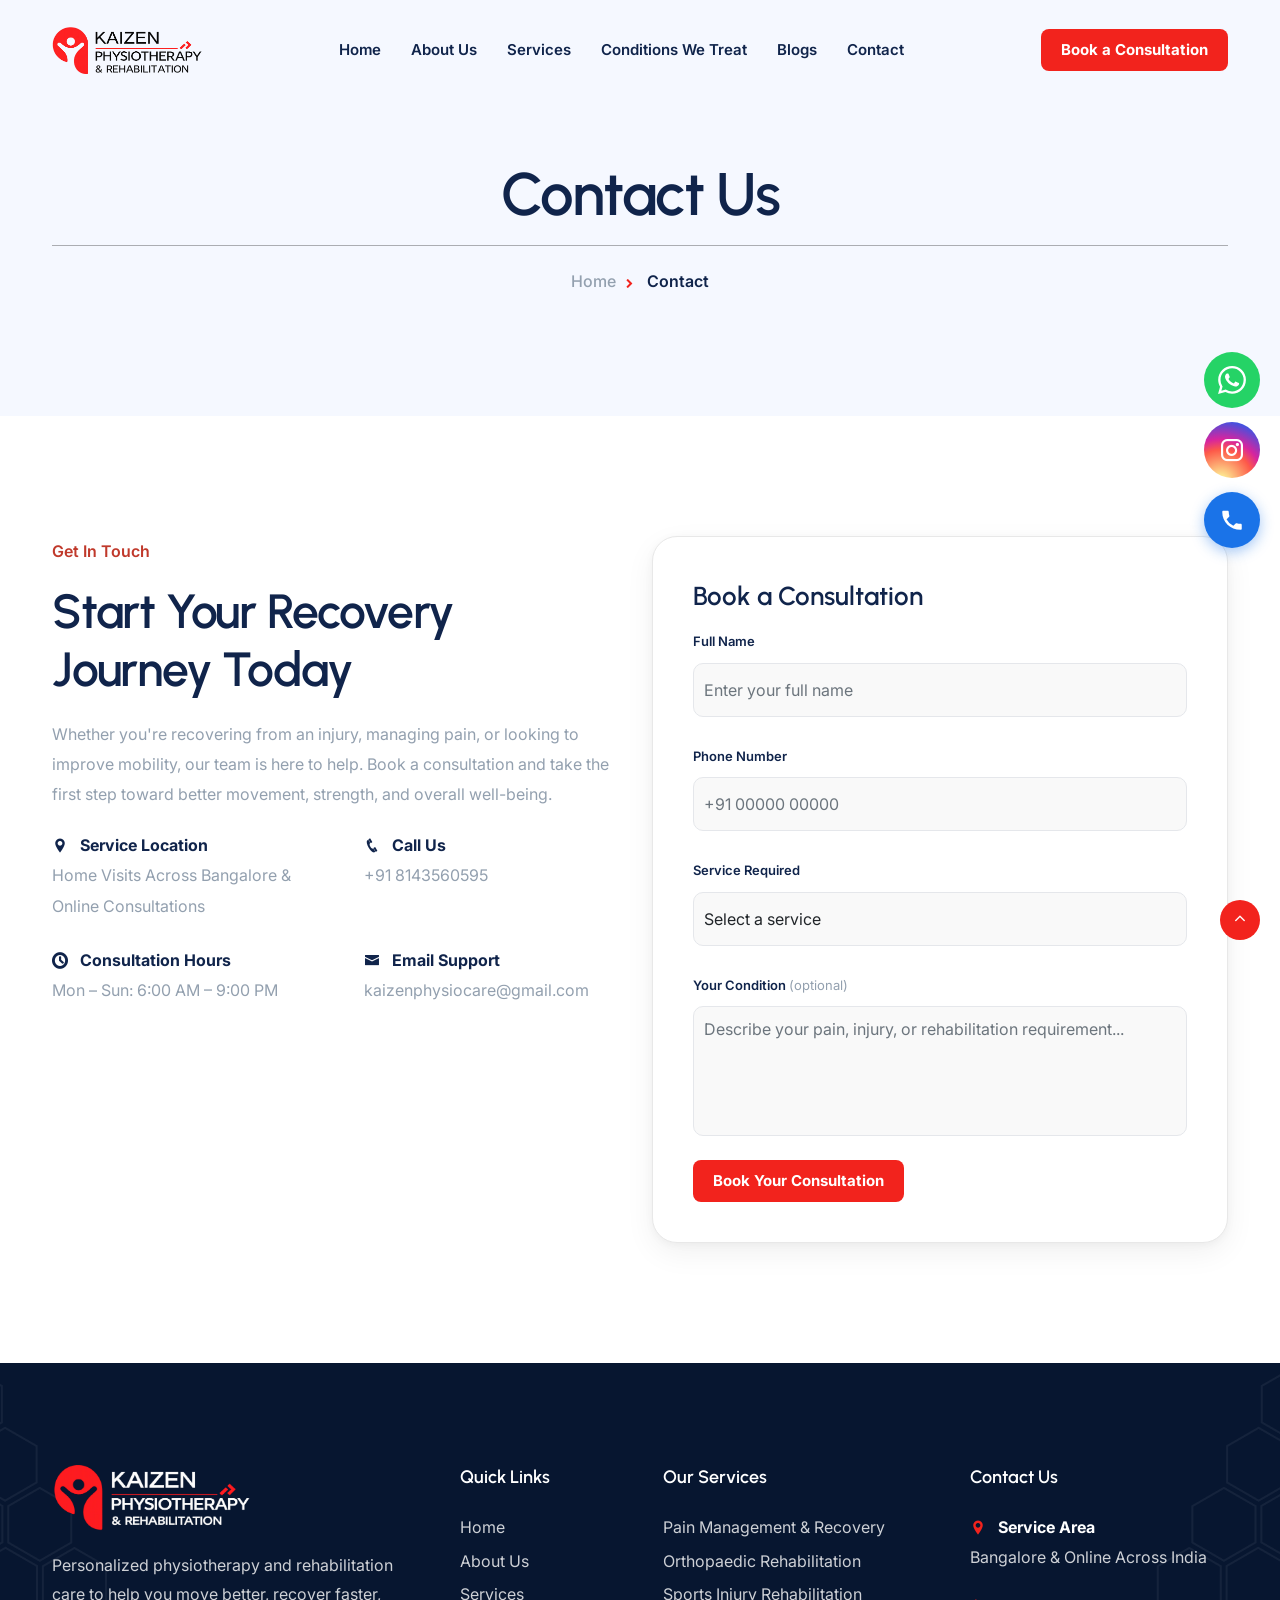
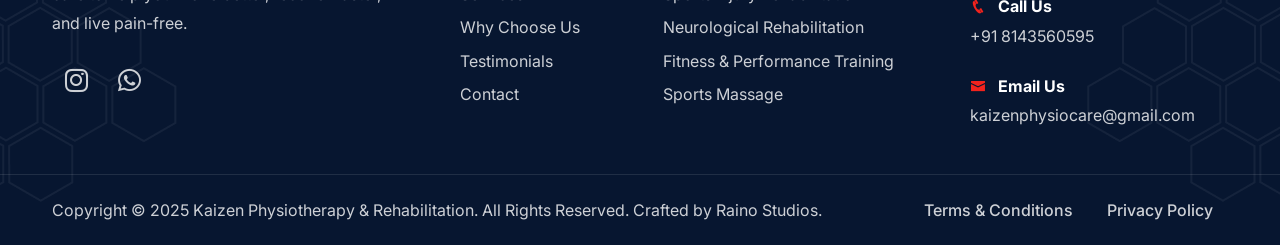
<file: contact.html>
<!DOCTYPE html>
<html lang="en">

<head>
    

  <title>Contact Kaizen Physiotherapy | Book Home Physiotherapy in Bangalore</title>

   <meta charset="utf-8" />
    <meta content="width=device-width, initial-scale=1.0" name="viewport" >

    <!-- Google tag (gtag.js) -->
<script async src="https://www.googletagmanager.com/gtag/js?id=G-C8G91RZ7FG"></script>
<script>
  window.dataLayer = window.dataLayer || [];
  function gtag(){dataLayer.push(arguments);}
  gtag('js', new Date());

  gtag('config', 'G-C8G91RZ7FG');
</script>

<meta name="description" content="Contact Kaizen Physiotherapy & Rehabilitation to book home visit physiotherapy, online consultation, sports injury rehabilitation and post-surgical recovery services across Bangalore." />
<meta name="robots" content="index, follow" />
<meta name="author" content="Kaizen Physiotherapy & Rehabilitation" />


<link rel="canonical" href="https://kaizenphysiocare.com/contact.html" />

<meta property="og:type" content="website" />
<meta property="og:title" content="Contact Kaizen Physiotherapy | Book Home Physiotherapy in Bangalore" />
<meta property="og:description" content="Contact Kaizen Physiotherapy & Rehabilitation to schedule a physiotherapy appointment or home visit service in Bangalore." />
<meta property="og:url" content="https://kaizenphysiocare.com/contact.html" />
<meta property="og:site_name" content="Kaizen Physiotherapy & Rehabilitation" />

<meta name="twitter:card" content="summary_large_image" />
<meta name="twitter:title" content="Contact Kaizen Physiotherapy | Book Home Physiotherapy in Bangalore" />
<meta name="twitter:description" content="Schedule a home physiotherapy appointment or online consultation with Kaizen Physiotherapy in Bangalore." />

<link
  rel="shortcut icon"
  href="/images/logo/favicon.webp"
  type="image/x-icon"
/>
   
   
    <link href="/css/bootstrap.min.css" rel="stylesheet" type="text/css" id="bootstrap">
    <link href="/css/plugins.css" rel="stylesheet" type="text/css" >
    <link href="/css/swiper.css" rel="stylesheet" type="text/css" >
    <link href="/css/style.css" rel="stylesheet" type="text/css" >
    <!-- color scheme -->
    <link id="colors" href="/css/colors/scheme-01.css" rel="stylesheet" type="text/css" >

</head>

<body>

   <div class="fixed-contact-btns">
    <a class="fixed-btn fixed-btn-whatsapp" href="https://wa.me/918143560595" target="_blank" rel="noopener noreferrer"
      aria-label="Chat on WhatsApp" title="Chat on WhatsApp">
      <svg viewBox="0 0 24 24" xmlns="http://www.w3.org/2000/svg">
        <path
          d="M17.472 14.382c-.297-.149-1.758-.867-2.03-.967-.273-.099-.471-.148-.67.15-.197.297-.767.966-.94 1.164-.173.199-.347.223-.644.075-.297-.15-1.255-.463-2.39-1.475-.883-.788-1.48-1.761-1.653-2.059-.173-.297-.018-.458.13-.606.134-.133.298-.347.446-.52.149-.174.198-.298.298-.497.099-.198.05-.371-.025-.52-.075-.149-.669-1.612-.916-2.207-.242-.579-.487-.5-.669-.51-.173-.008-.371-.01-.57-.01-.198 0-.52.074-.792.372-.272.297-1.04 1.016-1.04 2.479 0 1.462 1.065 2.875 1.213 3.074.149.198 2.096 3.2 5.077 4.487.709.306 1.262.489 1.694.625.712.227 1.36.195 1.871.118.571-.085 1.758-.719 2.006-1.413.248-.694.248-1.289.173-1.413-.074-.124-.272-.198-.57-.347m-5.421 7.403h-.004a9.87 9.87 0 01-5.031-1.378l-.361-.214-3.741.982.998-3.648-.235-.374a9.86 9.86 0 01-1.51-5.26c.001-5.45 4.436-9.884 9.888-9.884 2.64 0 5.122 1.03 6.988 2.898a9.825 9.825 0 012.893 6.994c-.003 5.45-4.437 9.884-9.885 9.884m8.413-18.297A11.815 11.815 0 0012.05 0C5.495 0 .16 5.335.157 11.892c0 2.096.547 4.142 1.588 5.945L.057 24l6.305-1.654a11.882 11.882 0 005.683 1.448h.005c6.554 0 11.89-5.335 11.893-11.893a11.821 11.821 0 00-3.48-8.413z" />
      </svg>
    </a>
    <a class="fixed-btn fixed-btn-instagram" href="https://www.instagram.com/kaizenphysio_therapy/" target="_blank"
      rel="noopener noreferrer" aria-label="Follow on Instagram" title="Follow on Instagram">
      <i class="icofont-instagram"></i>
    </a>

    <a class="fixed-btn fixed-btn-phone" href="tel:+918143560595" aria-label="Call Us" title="Call Us">
      <svg viewBox="0 0 24 24" xmlns="http://www.w3.org/2000/svg">
        <path
          d="M6.62 10.79a15.053 15.053 0 006.59 6.59l2.2-2.2c.27-.27.67-.36 1.02-.24 1.12.37 2.33.57 3.57.57.55 0 1 .45 1 1V20c0 .55-.45 1-1 1C10.29 21 3 13.71 3 4.5c0-.55.45-1 1-1H8c.55 0 1 .45 1 1 0 1.25.2 2.45.57 3.57.11.35.03.74-.24 1.02l-2.71 2.7z" />
      </svg>
    </a>
  </div>
    <div id="wrapper">
        <a href="#" id="back-to-top"></a>

        <!-- preloader begin -->
        <div id="de-loader"></div>
        <!-- preloader end -->


        <!-- Navbar -->
        <header class="transparent header-light scroll-light">
          <div class="container">
            <div class="row">
              <div class="col-md-12">
                <div class="de-flex sm-pt10">
                  <div class="de-flex-col">
                    <div id="logo" style="background-size: cover; background-repeat: no-repeat">
                      <a href="/">
                        <img class="logo-main" src="/images/logo/logo-scroll.webp" alt="" />
                        <img class="logo-scroll" src="/images/logo/logo-scroll.webp" alt="" />
                        <img class="logo-mobile" src="/images/logo/logo-scroll.webp" alt="" />
                      </a>
                    </div>
                  </div>

                  <div class="de-flex-col header-col-mid" style="flex: 1">
                    <ul id="mainmenu">
                      <li><a class="menu-item" href="/">Home</a></li>
                      <li><a class="menu-item" href="/#about-us">About Us</a></li>
                      <li><a class="menu-item" href="/#our-services">Services</a></li>
                      <li><a class="menu-item" href="/#conditions">Conditions We Treat</a></li>
                      <li><a class="menu-item" href="/#blogs-section">Blogs</a></li>
                      <li><a class="menu-item" href="/contact.html">Contact</a></li>
                    </ul>
                  </div>

                  <div class="de-flex-col">
                    <div class="menu_side_area">
                      <a href="https://wa.me/918143560595?text=Hello%20Kaizen%20Physiotherapy,%20I%20would%20like%20to%20book%20a%20consultation." class="btn-main fx-slide">
                        <span>Book a Consultation</span>
                      </a>
                      <span id="menu-btn"></span>
                    </div>
                  </div>
                </div>
              </div>
            </div>
          </div>
        </header>

     
        <!-- content begin -->
        <div class="no-bottom no-top" id="content">

            <div id="top"></div>

            <section id="subheader" class="section-light text-center">
                <div class="container relative z-2">
                    <div class="row align-items-center">
                        <div class="col-lg-12">
                            <h1 class="wow fadeInUp">Contact Us</h1>
                            <div class="border-bottom my-3"></div>
                            <ul class="crumb wow fadeInDown">
                                <li><a href="index.html">Home</a></li>
                                <li class="active">Contact</li>
                            </ul>
                        </div>
                    </div>
                </div>
            </section>


           <!-- Contact Section -->
<section id="contact">
  <div class="container">
    <div class="row g-4">

      <!-- Contact Info -->
      <div class="col-lg-6">
        <div class="subtitle">Get In Touch</div>
        <h2 class="wow fadeInUp">Start Your Recovery <br> Journey Today</h2>
        <p>
          Whether you're recovering from an injury, managing pain, or
          looking to improve mobility, our team is here to help. Book a
          consultation and take the first step toward better movement,
          strength, and overall well-being.
        </p>
        <div class="row g-4 gx-5">
          <div class="col-lg-6">
            <div class="fw-bold text-dark">
              <i class="icofont-location-pin me-2 id-color-2"></i>
              Service Location
            </div>
            Home Visits Across Bangalore & Online Consultations
          </div>
          <div class="col-lg-6">
            <div class="fw-bold text-dark">
              <i class="icofont-phone me-2 id-color-2"></i>
              Call Us
            </div>
            <a href="tel:+918143560595" style="color: inherit;">+91 8143560595</a>
          </div>
          <div class="col-lg-6">
            <div class="fw-bold text-dark">
              <i class="icofont-ui-clock me-2 id-color-2"></i>
              Consultation Hours
            </div>
            Mon – Sun: 6:00 AM – 9:00 PM
          </div>
          <div class="col-lg-6">
            <div class="fw-bold text-dark">
              <i class="icofont-envelope me-2 id-color-2"></i>
              Email Support
            </div>
            <a href="mailto:kaizenphysiocare@gmail.com" style="color: inherit;">kaizenphysiocare@gmail.com</a>
          </div>
        </div>
      </div>

      <!-- Contact Form -->
      <div class="col-lg-6">
        <div class="p-40 card-shadow b-sm contact-form section-light">
          <h3>Book a Consultation</h3>

          <form name="contactForm" id="contact_form">
            <input type="hidden" name="access_key" value="958ba972-21a8-44f8-a75a-775ecb6a6910">

            <div class="mb-4">
              <label style="font-size: 13px; font-weight: 600; color: var(--heading-font-color); margin-bottom: 6px; display: block;">Full Name</label>
              <input type="text" name="name" id="name" class="form-control" placeholder="Enter your full name" required />
            </div>

            <div class="mb-4">
              <label style="font-size: 13px; font-weight: 600; color: var(--heading-font-color); margin-bottom: 6px; display: block;">Phone Number</label>
              <input type="tel" name="phone" id="phone" class="form-control" placeholder="+91 00000 00000" required />
            </div>

            <div class="mb-4">
              <label style="font-size: 13px; font-weight: 600; color: var(--heading-font-color); margin-bottom: 6px; display: block;">Service Required</label>
              <select name="service" id="service" class="form-control" required>
                <option value="" disabled selected>Select a service</option>
                <option>Pain Management</option>
                <option>Orthopaedic Rehabilitation</option>
                <option>Sports Rehabilitation</option>
                <option>Neuro Rehabilitation</option>
                <option>Fitness & Performance Training</option>
                <option>Sports Massage</option>
                <option>Online Consultation</option>
              </select>
            </div>

            <div class="mb-4">
              <label style="font-size: 13px; font-weight: 600; color: var(--heading-font-color); margin-bottom: 6px; display: block;">
                Your Condition <span style="font-weight: 400; color: #93a0af;">(optional)</span>
              </label>
              <textarea name="message" id="message" class="form-control" rows="3"
                placeholder="Describe your pain, injury, or rehabilitation requirement..."
                style="resize: none;"></textarea>
            </div>

            <div id="submit" class="mt20">
              <button type="submit" id="send_message" class="btn-main">
                <span class="btn-text">Book Your Consultation</span>
                <span class="btn-loader" style="display:none;">
                  <i class="icofont-spinner icofont-spin"></i> Sending...
                </span>
              </button>
            </div>

            <div id="success_message" class="success" style="display:none;">
              Thank you for reaching out. Our team will contact you shortly.
            </div>
            <div id="error_message" class="error" style="display:none;">
              Sorry, something went wrong. Please try again.
            </div>

          </form>
        </div>
      </div>

    </div>
  </div>
</section>

        </div>
        <!-- content end -->
 <footer class="section-dark overflow-hidden position-relative">
        <img
          class="position-absolute d-none d-md-block"
          style="left: 0; top: -20%; z-index: 10"
          src="/images/misc/shape-left.webp"
          alt=""
        />
        <img
          class="position-absolute d-none d-md-block"
          style="right: 0; top: -20%"
          src="/images/misc/shape-right.webp"
          alt=""
        />

        <div class="container">
          <div class="row gx-5">
            <!-- About -->
            <div
              style="z-index: 20"
              class="col-lg-4 position-relative col-sm-6 mb-4"
            >
              <img
                width="200"
                src="/images/logo/logo-light.webp"
                alt="Kaizen Physiotherapy"
              />
              <div class="spacer-20"></div>
              <p>
                Personalized physiotherapy and rehabilitation care to help you
                move better, recover faster, and live pain-free.
              </p>
              <div class="social-icons mb-sm-30 position-relative">
                <a
                  href="https://www.instagram.com/kaizenphysio_therapy/"
                  target="_blank"
                  aria-label="Instagram"
                >
                  <i class="fa-brands fa-instagram"></i>
                </a>
                <a
                  href="https://wa.me/918143560595?text=Hello,%20I%20would%20like%20to%20know%20more%20about%20your%20physiotherapy%20services."
                  target="_blank"
                  aria-label="WhatsApp"
                >
                  <i class="fa-brands fa-whatsapp"></i>
                </a>
              </div>
            </div>

            <!-- Links & Services -->
            <div class="col-lg-5 col-sm-12 mb-4">
              <div class="row">
                <!-- Quick Links -->
                <div class="col-12 col-sm-5 mb-4 mb-sm-0">
                  <div class="widget">
                    <h5>Quick Links</h5>
                    <ul>
                      <li><a href="/">Home</a></li>
                      <li><a href="/#about-us">About Us</a></li>
                      <li><a href="/#our-services">Services</a></li>
                      <li><a href="/#why-choose-us">Why Choose Us</a></li>
                      <li><a href="/#testimonials">Testimonials</a></li>
                      <li><a href="/contact.html">Contact</a></li>
                    </ul>
                  </div>
                </div>

                <!-- Our Services -->
                <div class="col-12 col-sm-6 col-lg-7">
                  <div class="widget">
                    <h5>Our Services</h5>
                    <ul>
                      <li>
                        <a href="/#our-services">Pain Management & Recovery</a>
                      </li>
                      <li>
                        <a href="/#our-services">Orthopaedic Rehabilitation</a>
                      </li>
                      <li>
                        <a href="/#our-services">Sports Injury Rehabilitation</a>
                      </li>
                      <li>
                        <a href="/#our-services">Neurological Rehabilitation</a>
                      </li>
                      <li>
                        <a href="/#our-services">Fitness & Performance Training</a>
                      </li>
                      <li>
                        <a href="/#our-services">Sports Massage</a>
                      </li>
                    </ul>
                  </div>
                </div>
              </div>
            </div>

            <!-- Contact -->
            <div style="z-index: 20" class="col-lg-3 position-relative col-sm-6 mb-4">
              <div class="widget">
                <h5>Contact Us</h5>
                <div class="fw-bold text-white">
                  <i class="icofont-location-pin me-2 id-color"></i> Service Area
                </div>
                <p>Bangalore & Online Across India</p>
                <div class="fw-bold text-white">
                  <i class="icofont-phone me-2 id-color"></i> Call Us
                </div>
                <p><a href="tel:+918143560595" style="color: inherit;">+91 8143560595</a></p>
                <div class="fw-bold text-white">
                  <i class="icofont-envelope me-2 id-color"></i> Email Us
                </div>
                <p><a href="mailto:kaizenphysiocare@gmail.com" style="color: inherit;">kaizenphysiocare@gmail.com</a></p>
              </div>
            </div>
          </div>
        </div>

        <div style="z-index: 20" class="subfooter position-relative">
          <div class="container">
            <div class="row">
              <div class="col-md-12">
                <div
                  class="de-flex flex-column flex-md-row align-items-center justify-content-between text-center text-md-start"
                >
                  <div class="de-flex-col mb-4 mb-md-0">
                    Copyright © 2025 Kaizen Physiotherapy & Rehabilitation. All
                    Rights Reserved. Crafted by Raino Studios.
                  </div>
                  <ul class="menu-simple">
                    <li>
                      <a href="terms-and-condition.html">Terms & Conditions</a>
                    </li>
                    <li><a href="privacy-policy.html">Privacy Policy</a></li>
                  </ul>
                </div>
              </div>
            </div>
          </div>
        </div>
      </footer>
       
    </div>


   
 <script src="/js/plugins.js"></script>
    <script src="/js/controls.js"></script>
    <script src="/js/menu.js"></script>

    <script src="/js/email.js"></script>
   

   

</body>

</html>
</file>
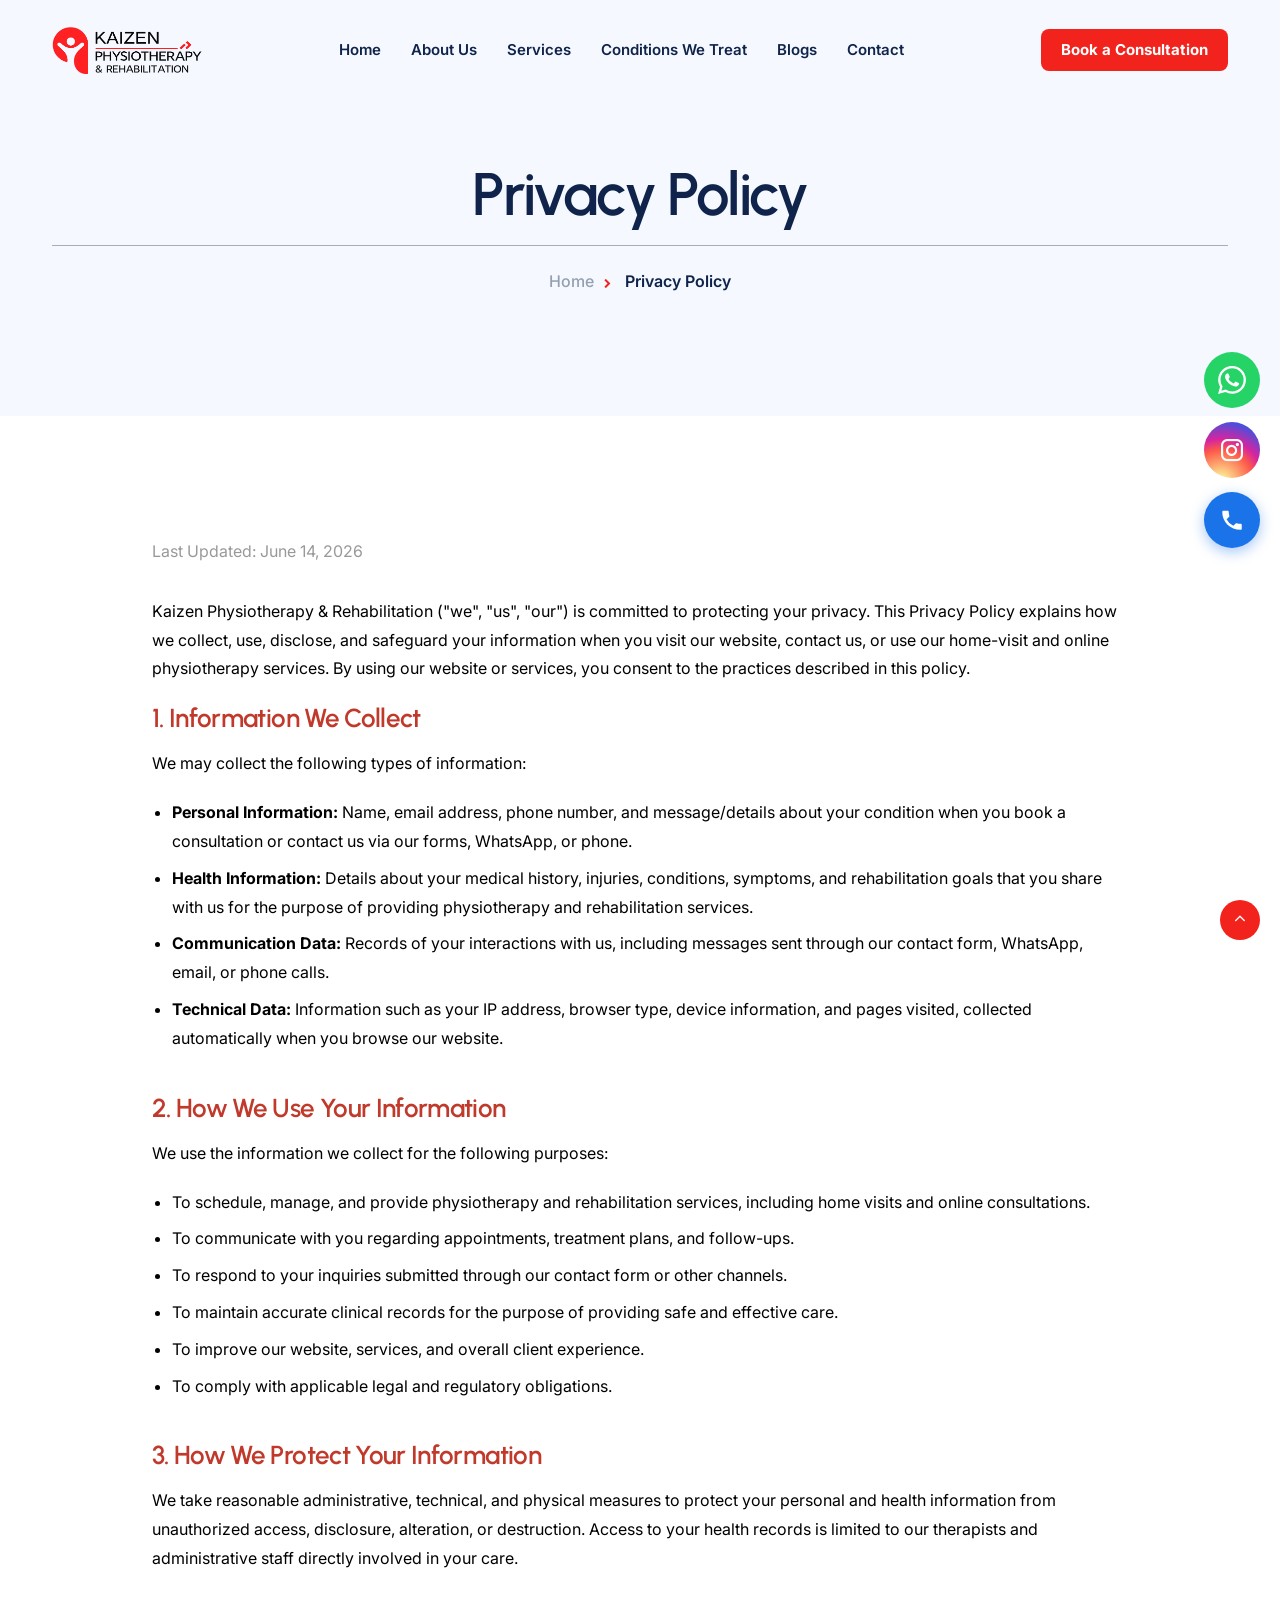
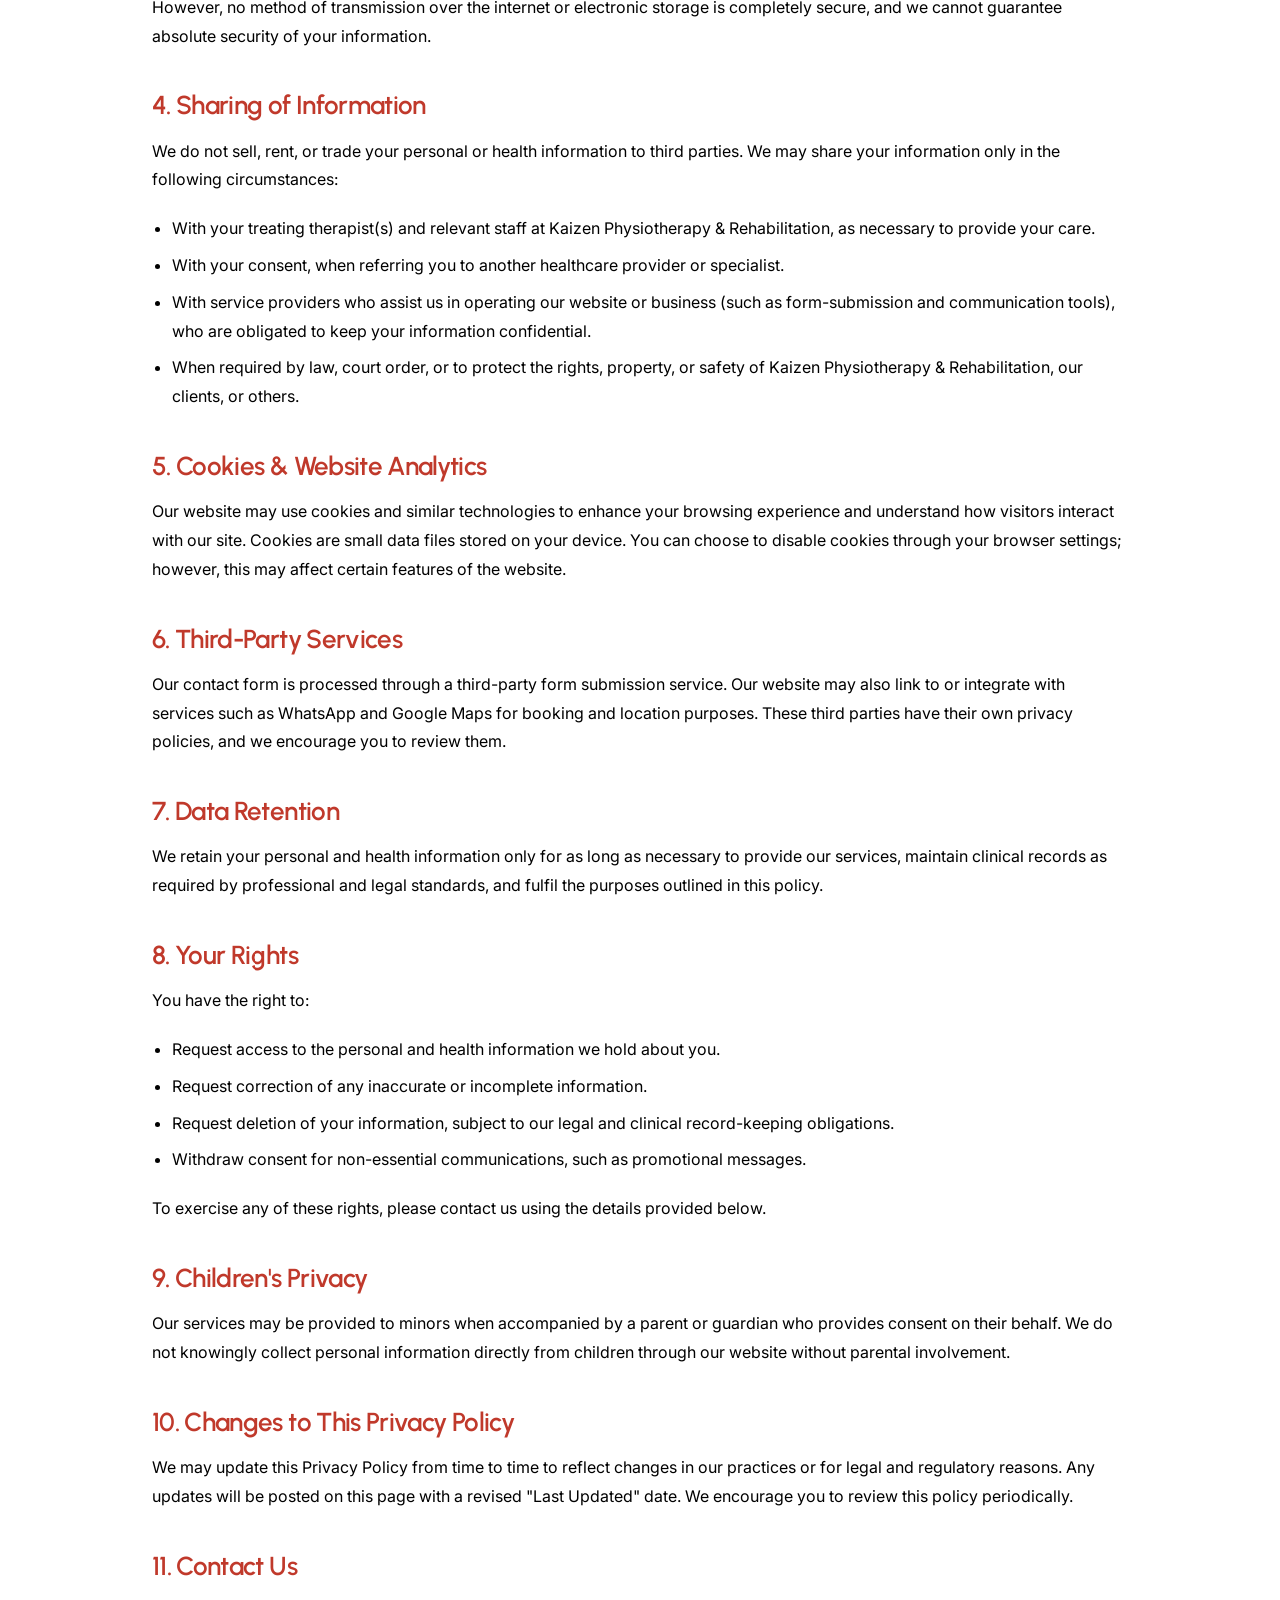
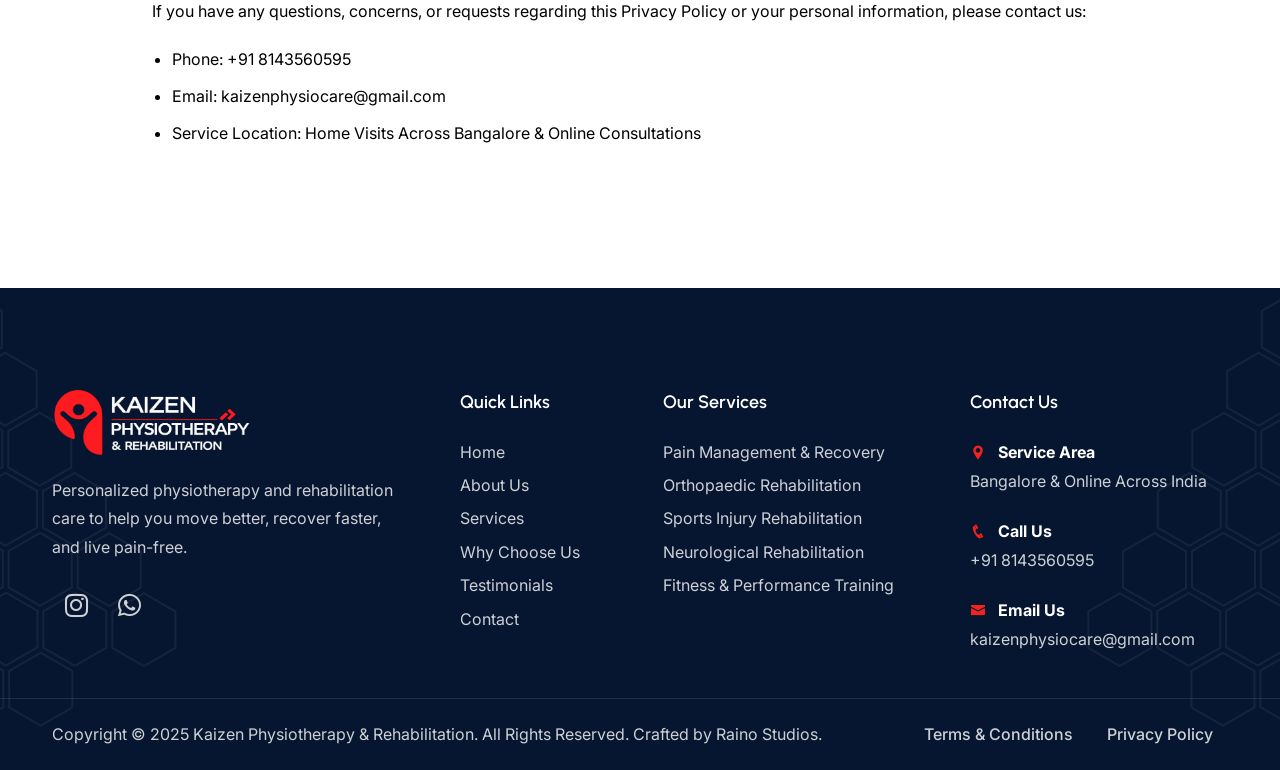
<file: privacy-policy.html>
<!DOCTYPE html>
<html lang="en">

<head>

<title>Privacy Policy | Kaizen Physiotherapy & Rehabilitation</title>

<meta charset="utf-8" />
<meta name="viewport" content="width=device-width, initial-scale=1.0" />

<!-- Google tag (gtag.js) -->
<script async src="https://www.googletagmanager.com/gtag/js?id=G-C8G91RZ7FG"></script>
<script>
  window.dataLayer = window.dataLayer || [];
  function gtag(){dataLayer.push(arguments);}
  gtag('js', new Date());

  gtag('config', 'G-C8G91RZ7FG');
</script>


<!-- Google tag (gtag.js) -->
<script async src="https://www.googletagmanager.com/gtag/js?id=G-C8G91RZ7FG"></script>
<script>
  window.dataLayer = window.dataLayer || [];
  function gtag(){dataLayer.push(arguments);}
  gtag('js', new Date());

  gtag('config', 'G-C8G91RZ7FG');
</script>

<meta
  name="description"
  content="Read the Privacy Policy of Kaizen Physiotherapy & Rehabilitation to understand how we collect, use and protect your personal information."
/>

<meta name="robots" content="index, follow" />
<meta name="author" content="Kaizen Physiotherapy & Rehabilitation" />

<link rel="canonical" href="https://kaizenphysiocare.com/privacy-policy.html" />

<meta property="og:type" content="website" />
<meta
  property="og:title"
  content="Privacy Policy | Kaizen Physiotherapy & Rehabilitation"
/>
<meta
  property="og:description"
  content="Learn how Kaizen Physiotherapy & Rehabilitation handles and protects your personal information."
/>
<meta
  property="og:url"
  content="https://kaizenphysiocare.com/privacy-policy.html"
/>
<meta
  property="og:site_name"
  content="Kaizen Physiotherapy & Rehabilitation"
/>

<link
  rel="shortcut icon"
  href="/images/logo/favicon.webp"
  type="image/x-icon"
/>

<link href="css/bootstrap.min.css" rel="stylesheet" type="text/css" id="bootstrap">
<link href="css/plugins.css" rel="stylesheet" type="text/css">
<link href="css/swiper.css" rel="stylesheet" type="text/css">
<link href="css/style.css" rel="stylesheet" type="text/css">
<link id="colors" href="css/colors/scheme-01.css" rel="stylesheet" type="text/css">

</head>

<body>

   <div class="fixed-contact-btns">
    <a class="fixed-btn fixed-btn-whatsapp" href="https://wa.me/918143560595" target="_blank" rel="noopener noreferrer"
      aria-label="Chat on WhatsApp" title="Chat on WhatsApp">
      <svg viewBox="0 0 24 24" xmlns="http://www.w3.org/2000/svg">
        <path
          d="M17.472 14.382c-.297-.149-1.758-.867-2.03-.967-.273-.099-.471-.148-.67.15-.197.297-.767.966-.94 1.164-.173.199-.347.223-.644.075-.297-.15-1.255-.463-2.39-1.475-.883-.788-1.48-1.761-1.653-2.059-.173-.297-.018-.458.13-.606.134-.133.298-.347.446-.52.149-.174.198-.298.298-.497.099-.198.05-.371-.025-.52-.075-.149-.669-1.612-.916-2.207-.242-.579-.487-.5-.669-.51-.173-.008-.371-.01-.57-.01-.198 0-.52.074-.792.372-.272.297-1.04 1.016-1.04 2.479 0 1.462 1.065 2.875 1.213 3.074.149.198 2.096 3.2 5.077 4.487.709.306 1.262.489 1.694.625.712.227 1.36.195 1.871.118.571-.085 1.758-.719 2.006-1.413.248-.694.248-1.289.173-1.413-.074-.124-.272-.198-.57-.347m-5.421 7.403h-.004a9.87 9.87 0 01-5.031-1.378l-.361-.214-3.741.982.998-3.648-.235-.374a9.86 9.86 0 01-1.51-5.26c.001-5.45 4.436-9.884 9.888-9.884 2.64 0 5.122 1.03 6.988 2.898a9.825 9.825 0 012.893 6.994c-.003 5.45-4.437 9.884-9.885 9.884m8.413-18.297A11.815 11.815 0 0012.05 0C5.495 0 .16 5.335.157 11.892c0 2.096.547 4.142 1.588 5.945L.057 24l6.305-1.654a11.882 11.882 0 005.683 1.448h.005c6.554 0 11.89-5.335 11.893-11.893a11.821 11.821 0 00-3.48-8.413z" />
      </svg>
    </a>
    <a class="fixed-btn fixed-btn-instagram" href="https://www.instagram.com/kaizenphysio_therapy/" target="_blank"
      rel="noopener noreferrer" aria-label="Follow on Instagram" title="Follow on Instagram">
      <i class="icofont-instagram"></i>
    </a>

    <a class="fixed-btn fixed-btn-phone" href="tel:+918143560595" aria-label="Call Us" title="Call Us">
      <svg viewBox="0 0 24 24" xmlns="http://www.w3.org/2000/svg">
        <path
          d="M6.62 10.79a15.053 15.053 0 006.59 6.59l2.2-2.2c.27-.27.67-.36 1.02-.24 1.12.37 2.33.57 3.57.57.55 0 1 .45 1 1V20c0 .55-.45 1-1 1C10.29 21 3 13.71 3 4.5c0-.55.45-1 1-1H8c.55 0 1 .45 1 1 0 1.25.2 2.45.57 3.57.11.35.03.74-.24 1.02l-2.71 2.7z" />
      </svg>
    </a>
  </div>
    <div id="wrapper">
        <a href="#" id="back-to-top"></a>

        <!-- preloader begin -->
        <div id="de-loader"></div>
        <!-- preloader end -->
 <!-- Navbar -->
        <header class="transparent header-light scroll-light">
          <div class="container">
            <div class="row">
              <div class="col-md-12">
                <div class="de-flex sm-pt10">
                  <div class="de-flex-col">
                    <div id="logo" style="background-size: cover; background-repeat: no-repeat">
                      <a href="/">
                        <img class="logo-main" src="/images/logo/logo-scroll.webp" alt="" />
                        <img class="logo-scroll" src="/images/logo/logo-scroll.webp" alt="" />
                        <img class="logo-mobile" src="/images/logo/logo-scroll.webp" alt="" />
                      </a>
                    </div>
                  </div>

                  <div class="de-flex-col header-col-mid" style="flex: 1">
                    <ul id="mainmenu">
                      <li><a class="menu-item" href="/">Home</a></li>
                      <li><a class="menu-item" href="/#about-us">About Us</a></li>
                      <li><a class="menu-item" href="/#our-services">Services</a></li>
                      <li><a class="menu-item" href="/#conditions">Conditions We Treat</a></li>
                      <li><a class="menu-item" href="/#blogs-section">Blogs</a></li>
                      <li><a class="menu-item" href="/contact.html">Contact</a></li>
                    </ul>
                  </div>

                  <div class="de-flex-col">
                    <div class="menu_side_area">
                      <a href="https://wa.me/918143560595?text=Hello%20Kaizen%20Physiotherapy,%20I%20would%20like%20to%20book%20a%20consultation." class="btn-main fx-slide">
                        <span>Book a Consultation</span>
                      </a>
                      <span id="menu-btn"></span>
                    </div>
                  </div>
                </div>
              </div>
            </div>
          </div>
        </header>

        <!-- content begin -->
        <div class="no-bottom no-top" id="content">

            <div id="top"></div>

            <section id="subheader" class="section-light text-center">
                <div class="container relative z-2">
                    <div class="row align-items-center">
                        <div class="col-lg-12">
                            <h1 class="wow fadeInUp">Privacy Policy</h1>
                            <div class="border-bottom my-3"></div>
                            <ul class="crumb wow fadeInDown">
                                <li><a href="index.html">Home</a></li>
                                <li class="active">Privacy Policy</li>
                            </ul>
                        </div>
                    </div>
                </div>
            </section>

            <!-- Privacy Policy Section -->
            <section>
                <div class="container">
                    <div class="row">
                        <div class="col-lg-10 offset-lg-1">

                            <div class="legal-section">

                                <span class="legal-updated">Last Updated: June 14, 2026</span>

                                <p>
                                    Kaizen Physiotherapy & Rehabilitation ("we", "us", "our") is
                                    committed to protecting your privacy. This Privacy Policy
                                    explains how we collect, use, disclose, and safeguard your
                                    information when you visit our website, contact us, or use our
                                    home-visit and online physiotherapy services. By using our
                                    website or services, you consent to the practices described in
                                    this policy.
                                </p>

                                <h2>1. Information We Collect</h2>
                                <p>
                                    We may collect the following types of information:
                                </p>
                                <ul>
                                    <li>
                                        <strong>Personal Information:</strong> Name, email address,
                                        phone number, and message/details about your condition when
                                        you book a consultation or contact us via our forms,
                                        WhatsApp, or phone.
                                    </li>
                                    <li>
                                        <strong>Health Information:</strong> Details about your
                                        medical history, injuries, conditions, symptoms, and
                                        rehabilitation goals that you share with us for the purpose
                                        of providing physiotherapy and rehabilitation services.
                                    </li>
                                    <li>
                                        <strong>Communication Data:</strong> Records of your
                                        interactions with us, including messages sent through our
                                        contact form, WhatsApp, email, or phone calls.
                                    </li>
                                    <li>
                                        <strong>Technical Data:</strong> Information such as your IP
                                        address, browser type, device information, and pages
                                        visited, collected automatically when you browse our
                                        website.
                                    </li>
                                </ul>

                                <h2>2. How We Use Your Information</h2>
                                <p>
                                    We use the information we collect for the following purposes:
                                </p>
                                <ul>
                                    <li>To schedule, manage, and provide physiotherapy and rehabilitation services, including home visits and online consultations.</li>
                                    <li>To communicate with you regarding appointments, treatment plans, and follow-ups.</li>
                                    <li>To respond to your inquiries submitted through our contact form or other channels.</li>
                                    <li>To maintain accurate clinical records for the purpose of providing safe and effective care.</li>
                                    <li>To improve our website, services, and overall client experience.</li>
                                    <li>To comply with applicable legal and regulatory obligations.</li>
                                </ul>

                                <h2>3. How We Protect Your Information</h2>
                                <p>
                                    We take reasonable administrative, technical, and physical
                                    measures to protect your personal and health information from
                                    unauthorized access, disclosure, alteration, or destruction.
                                    Access to your health records is limited to our therapists and
                                    administrative staff directly involved in your care.
                                </p>
                                <p>
                                    However, no method of transmission over the internet or
                                    electronic storage is completely secure, and we cannot guarantee
                                    absolute security of your information.
                                </p>

                                <h2>4. Sharing of Information</h2>
                                <p>
                                    We do not sell, rent, or trade your personal or health
                                    information to third parties. We may share your information
                                    only in the following circumstances:
                                </p>
                                <ul>
                                    <li>
                                        With your treating therapist(s) and relevant staff at Kaizen
                                        Physiotherapy & Rehabilitation, as necessary to provide your
                                        care.
                                    </li>
                                    <li>
                                        With your consent, when referring you to another healthcare
                                        provider or specialist.
                                    </li>
                                    <li>
                                        With service providers who assist us in operating our
                                        website or business (such as form-submission and
                                        communication tools), who are obligated to keep your
                                        information confidential.
                                    </li>
                                    <li>
                                        When required by law, court order, or to protect the rights,
                                        property, or safety of Kaizen Physiotherapy & Rehabilitation,
                                        our clients, or others.
                                    </li>
                                </ul>

                                <h2>5. Cookies & Website Analytics</h2>
                                <p>
                                    Our website may use cookies and similar technologies to enhance
                                    your browsing experience and understand how visitors interact
                                    with our site. Cookies are small data files stored on your
                                    device. You can choose to disable cookies through your browser
                                    settings; however, this may affect certain features of the
                                    website.
                                </p>

                                <h2>6. Third-Party Services</h2>
                                <p>
                                    Our contact form is processed through a third-party form
                                    submission service. Our website may also link to or integrate
                                    with services such as WhatsApp and Google Maps for booking and
                                    location purposes. These third parties have their own privacy
                                    policies, and we encourage you to review them.
                                </p>

                                <h2>7. Data Retention</h2>
                                <p>
                                    We retain your personal and health information only for as long
                                    as necessary to provide our services, maintain clinical records
                                    as required by professional and legal standards, and fulfil the
                                    purposes outlined in this policy.
                                </p>

                                <h2>8. Your Rights</h2>
                                <p>
                                    You have the right to:
                                </p>
                                <ul>
                                    <li>Request access to the personal and health information we hold about you.</li>
                                    <li>Request correction of any inaccurate or incomplete information.</li>
                                    <li>Request deletion of your information, subject to our legal and clinical record-keeping obligations.</li>
                                    <li>Withdraw consent for non-essential communications, such as promotional messages.</li>
                                </ul>
                                <p>
                                    To exercise any of these rights, please contact us using the
                                    details provided below.
                                </p>

                                <h2>9. Children's Privacy</h2>
                                <p>
                                    Our services may be provided to minors when accompanied by a
                                    parent or guardian who provides consent on their behalf. We do
                                    not knowingly collect personal information directly from
                                    children through our website without parental involvement.
                                </p>

                                <h2>10. Changes to This Privacy Policy</h2>
                                <p>
                                    We may update this Privacy Policy from time to time to reflect
                                    changes in our practices or for legal and regulatory reasons.
                                    Any updates will be posted on this page with a revised "Last
                                    Updated" date. We encourage you to review this policy
                                    periodically.
                                </p>

                                <h2>11. Contact Us</h2>
                                <p>
                                    If you have any questions, concerns, or requests regarding this
                                    Privacy Policy or your personal information, please contact us:
                                </p>
                                <ul>
                                    <li>Phone: <a href="tel:+918143560595">+91 8143560595</a></li>
<li>Email: <a href="mailto:kaizenphysiocare@gmail.com">kaizenphysiocare@gmail.com</a></li>
                                    <li>Service Location: Home Visits Across Bangalore & Online Consultations</li>
                                </ul>

                            </div>

                        </div>
                    </div>
                </div>
            </section>

        </div>
        <!-- content end -->
<footer class="section-dark overflow-hidden position-relative">
        <img
          class="position-absolute d-none d-md-block"
          style="left: 0; top: -20%; z-index: 10"
          src="/images/misc/shape-left.webp"
          alt=""
        />
        <img
          class="position-absolute d-none d-md-block"
          style="right: 0; top: -20%"
          src="/images/misc/shape-right.webp"
          alt=""
        />

        <div class="container">
          <div class="row gx-5">
            <!-- About -->
            <div
              style="z-index: 20"
              class="col-lg-4 position-relative col-sm-6 mb-4"
            >
              <img
                width="200"
                src="/images/logo/logo-light.webp"
                alt="Kaizen Physiotherapy"
              />
              <div class="spacer-20"></div>
              <p>
                Personalized physiotherapy and rehabilitation care to help you
                move better, recover faster, and live pain-free.
              </p>
              <div class="social-icons mb-sm-30 position-relative">
                <a
                  href="https://www.instagram.com/kaizenphysio_therapy/"
                  target="_blank"
                  aria-label="Instagram"
                >
                  <i class="fa-brands fa-instagram"></i>
                </a>
                <a
                  href="https://wa.me/918143560595?text=Hello,%20I%20would%20like%20to%20know%20more%20about%20your%20physiotherapy%20services."
                  target="_blank"
                  aria-label="WhatsApp"
                >
                  <i class="fa-brands fa-whatsapp"></i>
                </a>
              </div>
            </div>

            <!-- Links & Services -->
            <div class="col-lg-5 col-sm-12 mb-4">
              <div class="row">
                <!-- Quick Links -->
                <div class="col-12 col-sm-5 mb-4 mb-sm-0">
                  <div class="widget">
                    <h5>Quick Links</h5>
                    <ul>
                      <li><a href="/">Home</a></li>
                      <li><a href="/#about-us">About Us</a></li>
                      <li><a href="/#our-services">Services</a></li>
                      <li><a href="/#why-choose-us">Why Choose Us</a></li>
                      <li><a href="/#testimonials">Testimonials</a></li>
                      <li><a href="/contact.html">Contact</a></li>
                    </ul>
                  </div>
                </div>

                <!-- Our Services -->
                <div class="col-12 col-sm-6 col-lg-7">
                  <div class="widget">
                    <h5>Our Services</h5>
                    <ul>
                      <li>
                        <a href="/#our-services">Pain Management & Recovery</a>
                      </li>
                      <li>
                        <a href="/#our-services">Orthopaedic Rehabilitation</a>
                      </li>
                      <li>
                        <a href="/#our-services">Sports Injury Rehabilitation</a>
                      </li>
                      <li>
                        <a href="/#our-services">Neurological Rehabilitation</a>
                      </li>
                      <li>
                        <a href="/#our-services">Fitness & Performance Training</a>
                      </li>
                    </ul>
                  </div>
                </div>
              </div>
            </div>

            <!-- Contact -->
            <div style="z-index: 20" class="col-lg-3 position-relative col-sm-6 mb-4">
              <div class="widget">
                <h5>Contact Us</h5>
                <div class="fw-bold text-white">
                  <i class="icofont-location-pin me-2 id-color"></i> Service Area
                </div>
                <p>Bangalore & Online Across India</p>
                <div class="fw-bold text-white">
                  <i class="icofont-phone me-2 id-color"></i> Call Us
                </div>
                <p><a href="tel:+918143560595" style="color: inherit;">+91 8143560595</a></p>
                <div class="fw-bold text-white">
                  <i class="icofont-envelope me-2 id-color"></i> Email Us
                </div>
                <p><a href="mailto:kaizenphysiocare@gmail.com" style="color: inherit;">kaizenphysiocare@gmail.com</a></p>
              </div>
            </div>
          </div>
        </div>

        <div style="z-index: 20" class="subfooter position-relative">
          <div class="container">
            <div class="row">
              <div class="col-md-12">
                <div
                  class="de-flex flex-column flex-md-row align-items-center justify-content-between text-center text-md-start"
                >
                  <div class="de-flex-col mb-4 mb-md-0">
                    Copyright © 2025 Kaizen Physiotherapy & Rehabilitation. All
                    Rights Reserved. Crafted by Raino Studios.
                  </div>
                  <ul class="menu-simple">
                    <li>
                      <a href="terms-and-condition.html">Terms & Conditions</a>
                    </li>
                    <li><a href="privacy-policy.html">Privacy Policy</a></li>
                  </ul>
                </div>
              </div>
            </div>
          </div>
        </div>
      </footer>

    </div>



   
     <script src="/js/plugins.js"></script>
    <script src="/js/controls.js"></script>
    <script src="/js/menu.js"></script>
</body>

</html>
</file>
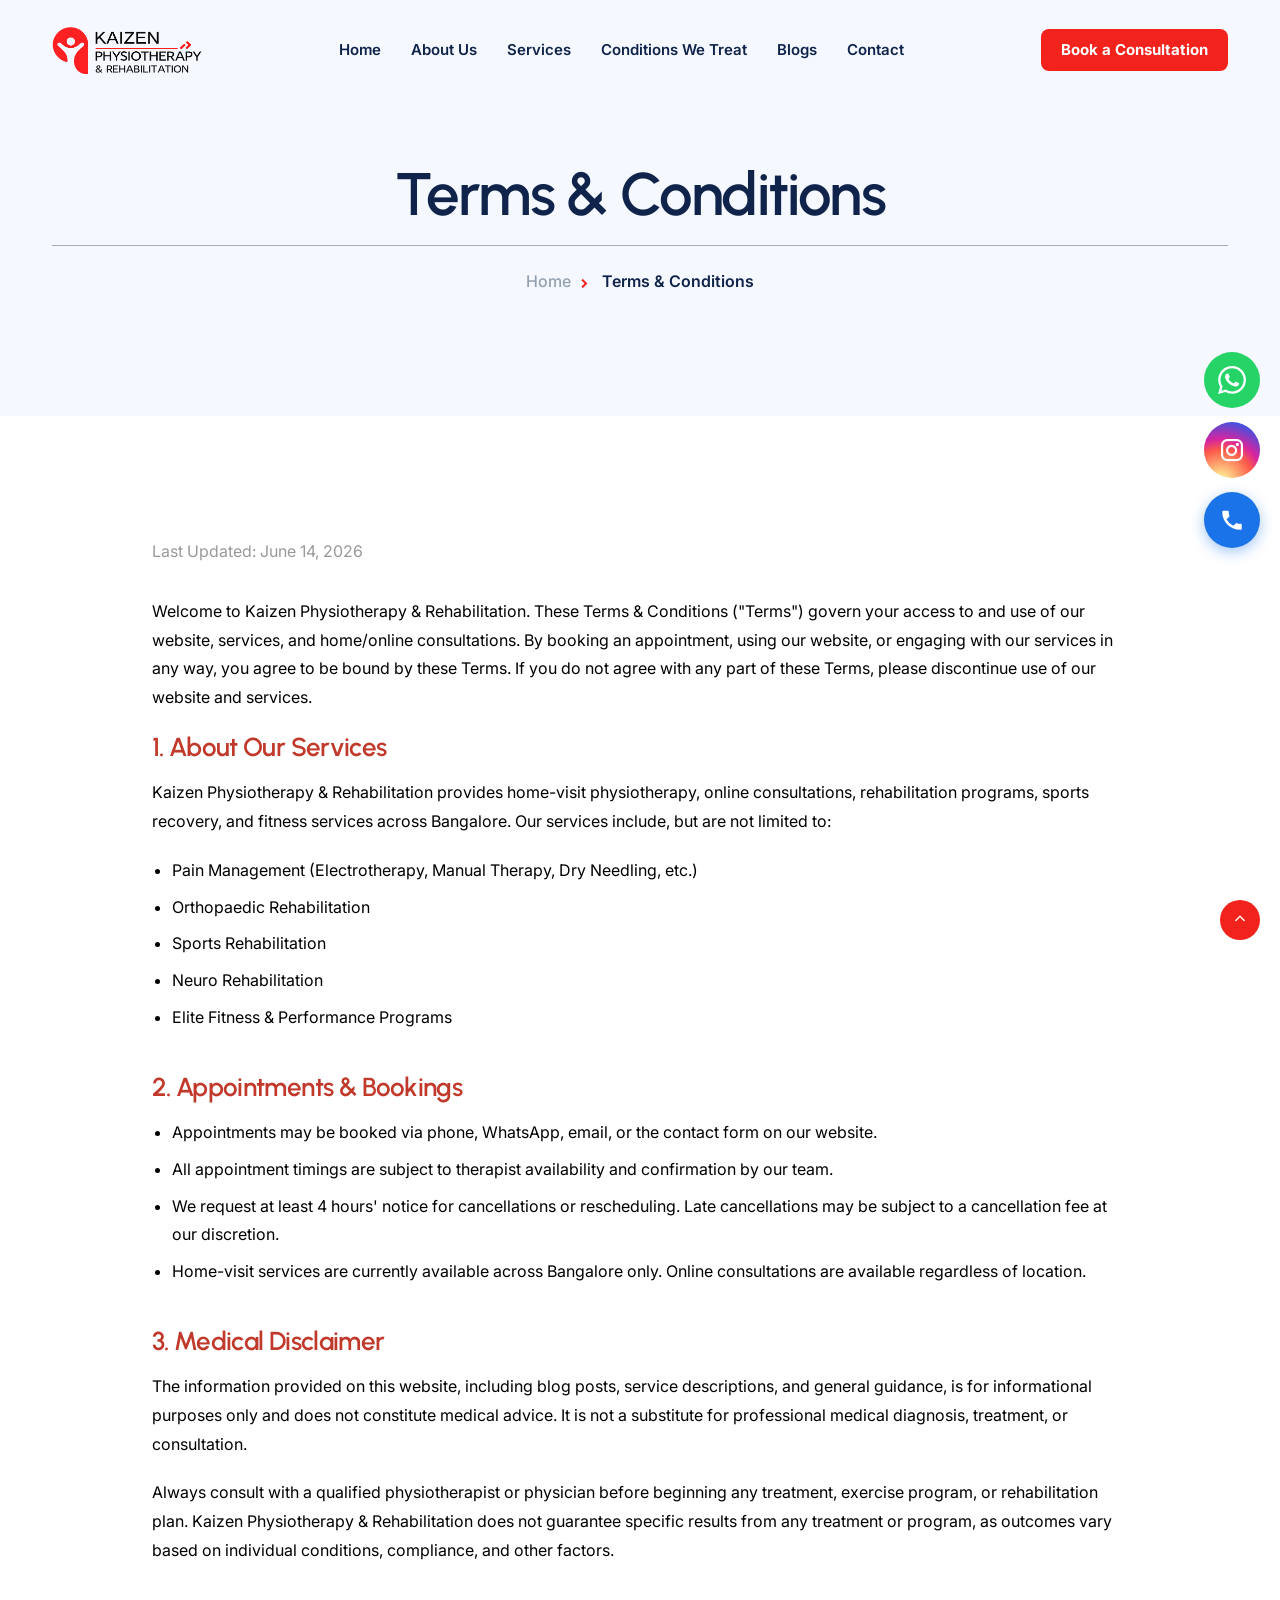
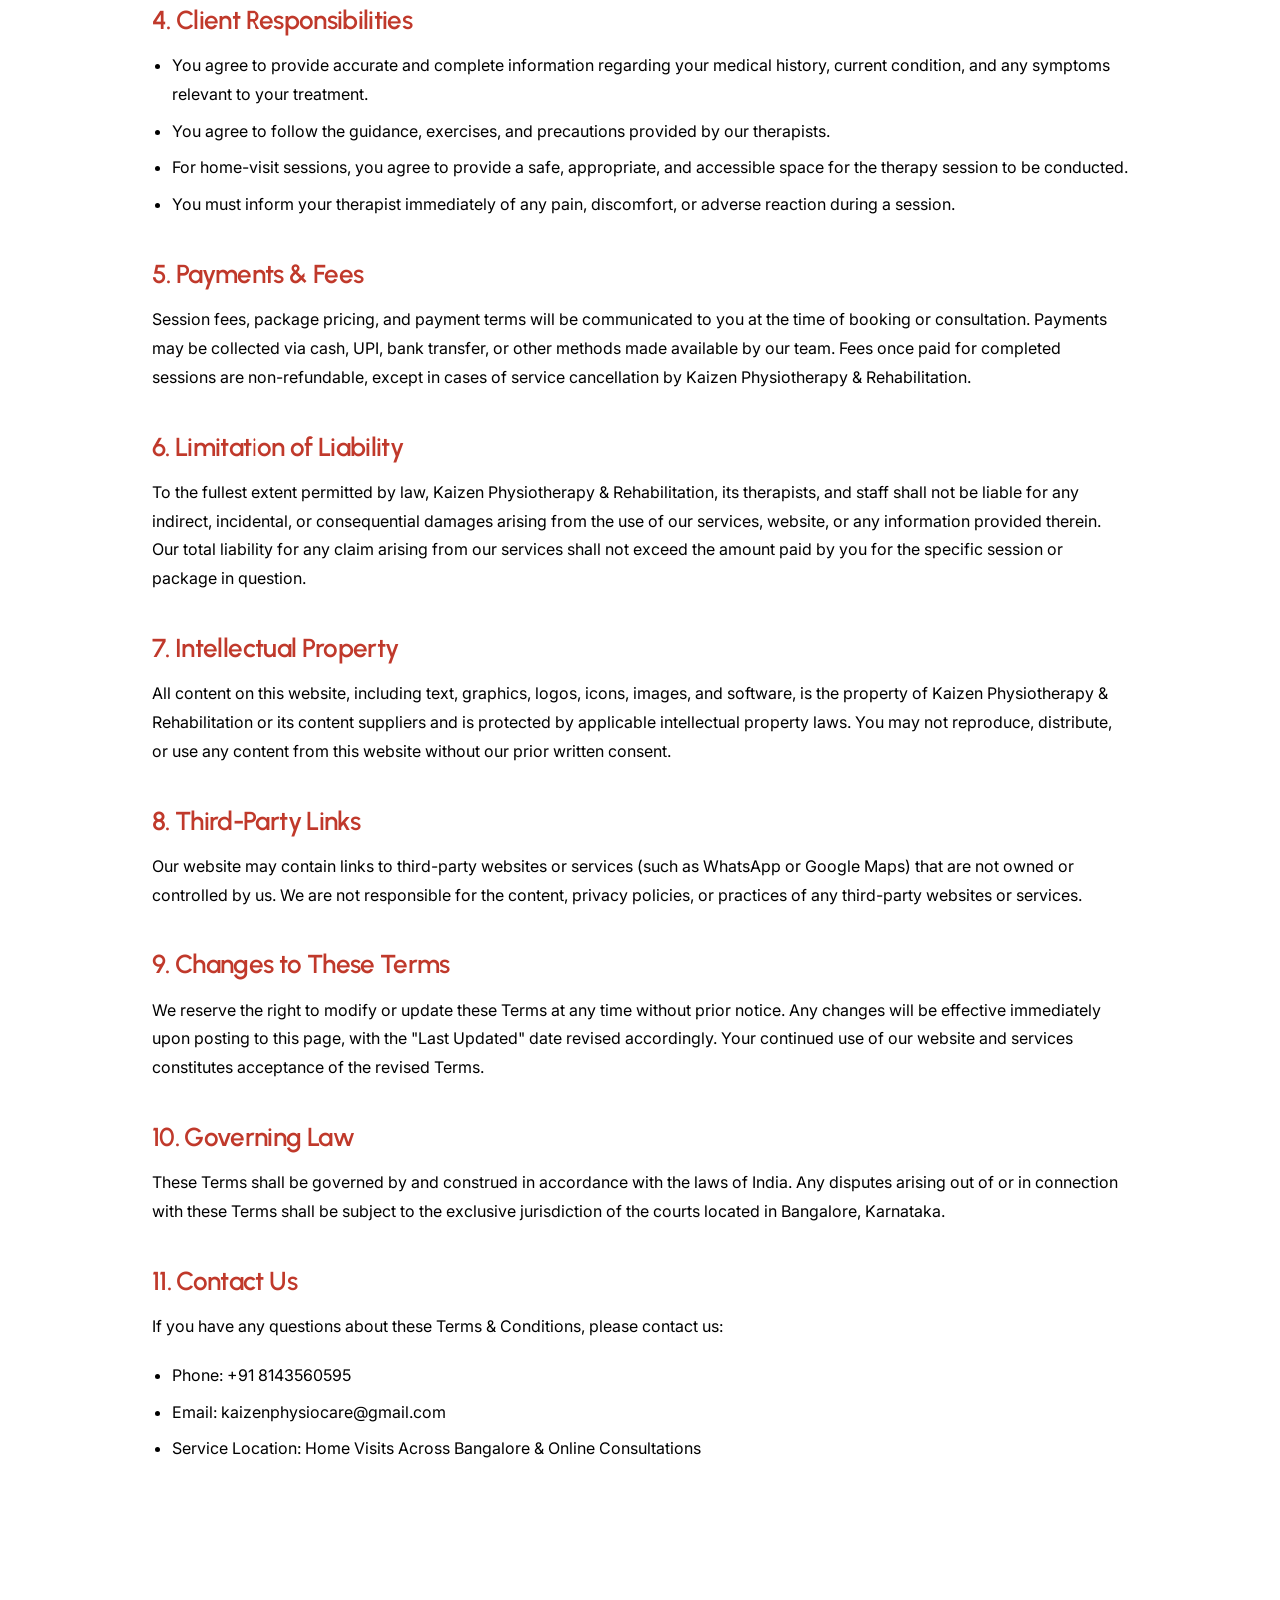
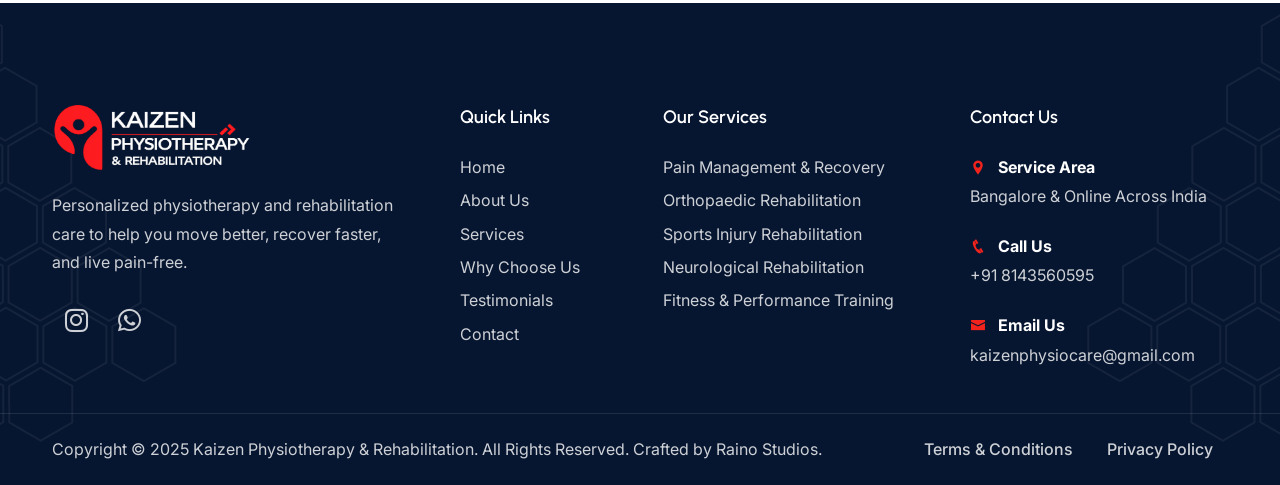
<file: terms-and-condition.html>
<!DOCTYPE html>
<html lang="en">

<head>
   <title>Terms & Conditions | Kaizen Physiotherapy & Rehabilitation</title>

    <meta charset="utf-8" />
    <meta content="width=device-width, initial-scale=1.0" name="viewport" >

    <!-- Google tag (gtag.js) -->
<script async src="https://www.googletagmanager.com/gtag/js?id=G-C8G91RZ7FG"></script>
<script>
  window.dataLayer = window.dataLayer || [];
  function gtag(){dataLayer.push(arguments);}
  gtag('js', new Date());

  gtag('config', 'G-C8G91RZ7FG');
</script>

<meta name="description" content="Review the Terms and Conditions governing the use of Kaizen Physiotherapy & Rehabilitation services and website." />

<meta name="robots" content="index, follow" />
<meta name="author" content="Kaizen Physiotherapy & Rehabilitation" />


<link rel="canonical" href="https://kaizenphysiocare.com/terms-and-condition.html" />

<meta property="og:type" content="website" />
<meta property="og:title" content="Terms & Conditions | Kaizen Physiotherapy & Rehabilitation" />
<meta property="og:description" content="Read the terms governing the use of Kaizen Physiotherapy & Rehabilitation services and website." />
<meta property="og:url" content="https://kaizenphysiocare.com/terms-and-condition.html" />
<meta property="og:site_name" content="Kaizen Physiotherapy & Rehabilitation" />

<meta name="twitter:card" content="summary_large_image" />
<meta name="twitter:title" content="Terms & Conditions | Kaizen Physiotherapy & Rehabilitation" />
<meta name="twitter:description" content="Review the terms and conditions of Kaizen Physiotherapy & Rehabilitation." />
   
    <meta content="Terms & Conditions for Kaizen Physiotherapy & Rehabilitation" name="description" >
   <link
  rel="shortcut icon"
  href="/images/logo/favicon.webp"
  type="image/x-icon"
/>
   
    <link href="/css/bootstrap.min.css" rel="stylesheet" type="text/css" id="bootstrap">
    <link href="/css/plugins.css" rel="stylesheet" type="text/css" >
    <link href="/css/swiper.css" rel="stylesheet" type="text/css" >
    <link href="/css/style.css" rel="stylesheet" type="text/css" >
   
    <link id="colors" href="/css/colors/scheme-01.css" rel="stylesheet" type="text/css" >

   

</head>

<body>

   <div class="fixed-contact-btns">
    <a class="fixed-btn fixed-btn-whatsapp" href="https://wa.me/918143560595" target="_blank" rel="noopener noreferrer"
      aria-label="Chat on WhatsApp" title="Chat on WhatsApp">
      <svg viewBox="0 0 24 24" xmlns="http://www.w3.org/2000/svg">
        <path
          d="M17.472 14.382c-.297-.149-1.758-.867-2.03-.967-.273-.099-.471-.148-.67.15-.197.297-.767.966-.94 1.164-.173.199-.347.223-.644.075-.297-.15-1.255-.463-2.39-1.475-.883-.788-1.48-1.761-1.653-2.059-.173-.297-.018-.458.13-.606.134-.133.298-.347.446-.52.149-.174.198-.298.298-.497.099-.198.05-.371-.025-.52-.075-.149-.669-1.612-.916-2.207-.242-.579-.487-.5-.669-.51-.173-.008-.371-.01-.57-.01-.198 0-.52.074-.792.372-.272.297-1.04 1.016-1.04 2.479 0 1.462 1.065 2.875 1.213 3.074.149.198 2.096 3.2 5.077 4.487.709.306 1.262.489 1.694.625.712.227 1.36.195 1.871.118.571-.085 1.758-.719 2.006-1.413.248-.694.248-1.289.173-1.413-.074-.124-.272-.198-.57-.347m-5.421 7.403h-.004a9.87 9.87 0 01-5.031-1.378l-.361-.214-3.741.982.998-3.648-.235-.374a9.86 9.86 0 01-1.51-5.26c.001-5.45 4.436-9.884 9.888-9.884 2.64 0 5.122 1.03 6.988 2.898a9.825 9.825 0 012.893 6.994c-.003 5.45-4.437 9.884-9.885 9.884m8.413-18.297A11.815 11.815 0 0012.05 0C5.495 0 .16 5.335.157 11.892c0 2.096.547 4.142 1.588 5.945L.057 24l6.305-1.654a11.882 11.882 0 005.683 1.448h.005c6.554 0 11.89-5.335 11.893-11.893a11.821 11.821 0 00-3.48-8.413z" />
      </svg>
    </a>
    <a class="fixed-btn fixed-btn-instagram" href="https://www.instagram.com/kaizenphysio_therapy/" target="_blank"
      rel="noopener noreferrer" aria-label="Follow on Instagram" title="Follow on Instagram">
      <i class="icofont-instagram"></i>
    </a>

    <a class="fixed-btn fixed-btn-phone" href="tel:+918143560595" aria-label="Call Us" title="Call Us">
      <svg viewBox="0 0 24 24" xmlns="http://www.w3.org/2000/svg">
        <path
          d="M6.62 10.79a15.053 15.053 0 006.59 6.59l2.2-2.2c.27-.27.67-.36 1.02-.24 1.12.37 2.33.57 3.57.57.55 0 1 .45 1 1V20c0 .55-.45 1-1 1C10.29 21 3 13.71 3 4.5c0-.55.45-1 1-1H8c.55 0 1 .45 1 1 0 1.25.2 2.45.57 3.57.11.35.03.74-.24 1.02l-2.71 2.7z" />
      </svg>
    </a>
  </div>
    <div id="wrapper">
        <a href="#" id="back-to-top"></a>

        <!-- preloader begin -->
        <div id="de-loader"></div>
        <!-- preloader end -->

         <!-- Navbar -->
        <header class="transparent header-light scroll-light">
          <div class="container">
            <div class="row">
              <div class="col-md-12">
                <div class="de-flex sm-pt10">
                  <div class="de-flex-col">
                    <div id="logo" style="background-size: cover; background-repeat: no-repeat">
                      <a href="/">
                        <img class="logo-main" src="/images/logo/logo-scroll.webp" alt="" />
                        <img class="logo-scroll" src="/images/logo/logo-scroll.webp" alt="" />
                        <img class="logo-mobile" src="/images/logo/logo-scroll.webp" alt="" />
                      </a>
                    </div>
                  </div>

                  <div class="de-flex-col header-col-mid" style="flex: 1">
                    <ul id="mainmenu">
                      <li><a class="menu-item" href="/">Home</a></li>
                      <li><a class="menu-item" href="/#about-us">About Us</a></li>
                      <li><a class="menu-item" href="/#our-services">Services</a></li>
                      <li><a class="menu-item" href="/#conditions">Conditions We Treat</a></li>
                      <li><a class="menu-item" href="/#blogs-section">Blogs</a></li>
                      <li><a class="menu-item" href="/contact.html">Contact</a></li>
                    </ul>
                  </div>

                  <div class="de-flex-col">
                    <div class="menu_side_area">
                      <a href="https://wa.me/918143560595?text=Hello%20Kaizen%20Physiotherapy,%20I%20would%20like%20to%20book%20a%20consultation." class="btn-main fx-slide">
                        <span>Book a Consultation</span>
                      </a>
                      <span id="menu-btn"></span>
                    </div>
                  </div>
                </div>
              </div>
            </div>
          </div>
        </header>


        <!-- content begin -->
        <div class="no-bottom no-top" id="content">

            <div id="top"></div>

            <section id="subheader" class="section-light text-center">
                <div class="container relative z-2">
                    <div class="row align-items-center">
                        <div class="col-lg-12">
                            <h1 class="wow fadeInUp">Terms & Conditions</h1>
                            <div class="border-bottom my-3"></div>
                            <ul class="crumb wow fadeInDown">
                                <li><a href="index.html">Home</a></li>
                                <li class="active">Terms & Conditions</li>
                            </ul>
                        </div>
                    </div>
                </div>
            </section>

            <!-- Terms & Conditions Section -->
            <section>
                <div class="container">
                    <div class="row">
                        <div class="col-lg-10 offset-lg-1">

                            <div class="legal-section">

                                <span class="legal-updated">Last Updated: June 14, 2026</span>

                                <p>
                                    Welcome to Kaizen Physiotherapy & Rehabilitation. These Terms &
                                    Conditions ("Terms") govern your access to and use of our
                                    website, services, and home/online consultations. By booking an
                                    appointment, using our website, or engaging with our services in
                                    any way, you agree to be bound by these Terms. If you do not
                                    agree with any part of these Terms, please discontinue use of
                                    our website and services.
                                </p>

                                <h2>1. About Our Services</h2>
                                <p>
                                    Kaizen Physiotherapy & Rehabilitation provides home-visit
                                    physiotherapy, online consultations, rehabilitation programs,
                                    sports recovery, and fitness services across Bangalore. Our
                                    services include, but are not limited to:
                                </p>
                                <ul>
                                    <li>Pain Management (Electrotherapy, Manual Therapy, Dry Needling, etc.)</li>
                                    <li>Orthopaedic Rehabilitation</li>
                                    <li>Sports Rehabilitation</li>
                                    <li>Neuro Rehabilitation</li>
                                    <li>Elite Fitness & Performance Programs</li>
                                </ul>

                                <h2>2. Appointments & Bookings</h2>
                                <ul>
                                    <li>
                                        Appointments may be booked via phone, WhatsApp, email, or
                                        the contact form on our website.
                                    </li>
                                    <li>
                                        All appointment timings are subject to therapist
                                        availability and confirmation by our team.
                                    </li>
                                    <li>
                                        We request at least 4 hours' notice for cancellations or
                                        rescheduling. Late cancellations may be subject to a
                                        cancellation fee at our discretion.
                                    </li>
                                    <li>
                                        Home-visit services are currently available across
                                        Bangalore only. Online consultations are available
                                        regardless of location.
                                    </li>
                                </ul>

                                <h2>3. Medical Disclaimer</h2>
                                <p>
                                    The information provided on this website, including blog
                                    posts, service descriptions, and general guidance, is for
                                    informational purposes only and does not constitute medical
                                    advice. It is not a substitute for professional medical
                                    diagnosis, treatment, or consultation.
                                </p>
                                <p>
                                    Always consult with a qualified physiotherapist or physician
                                    before beginning any treatment, exercise program, or
                                    rehabilitation plan. Kaizen Physiotherapy & Rehabilitation does
                                    not guarantee specific results from any treatment or program, as
                                    outcomes vary based on individual conditions, compliance, and
                                    other factors.
                                </p>

                                <h2>4. Client Responsibilities</h2>
                                <ul>
                                    <li>
                                        You agree to provide accurate and complete information
                                        regarding your medical history, current condition, and any
                                        symptoms relevant to your treatment.
                                    </li>
                                    <li>
                                        You agree to follow the guidance, exercises, and precautions
                                        provided by our therapists.
                                    </li>
                                    <li>
                                        For home-visit sessions, you agree to provide a safe,
                                        appropriate, and accessible space for the therapy session to
                                        be conducted.
                                    </li>
                                    <li>
                                        You must inform your therapist immediately of any pain,
                                        discomfort, or adverse reaction during a session.
                                    </li>
                                </ul>

                                <h2>5. Payments & Fees</h2>
                                <p>
                                    Session fees, package pricing, and payment terms will be
                                    communicated to you at the time of booking or consultation.
                                    Payments may be collected via cash, UPI, bank transfer, or other
                                    methods made available by our team. Fees once paid for completed
                                    sessions are non-refundable, except in cases of service
                                    cancellation by Kaizen Physiotherapy & Rehabilitation.
                                </p>

                                <h2>6. Limitation of Liability</h2>
                                <p>
                                    To the fullest extent permitted by law, Kaizen Physiotherapy &
                                    Rehabilitation, its therapists, and staff shall not be liable for
                                    any indirect, incidental, or consequential damages arising from
                                    the use of our services, website, or any information provided
                                    therein. Our total liability for any claim arising from our
                                    services shall not exceed the amount paid by you for the
                                    specific session or package in question.
                                </p>

                                <h2>7. Intellectual Property</h2>
                                <p>
                                    All content on this website, including text, graphics, logos,
                                    icons, images, and software, is the property of Kaizen
                                    Physiotherapy & Rehabilitation or its content suppliers and is
                                    protected by applicable intellectual property laws. You may not
                                    reproduce, distribute, or use any content from this website
                                    without our prior written consent.
                                </p>

                                <h2>8. Third-Party Links</h2>
                                <p>
                                    Our website may contain links to third-party websites or
                                    services (such as WhatsApp or Google Maps) that are not owned or
                                    controlled by us. We are not responsible for the content,
                                    privacy policies, or practices of any third-party websites or
                                    services.
                                </p>

                                <h2>9. Changes to These Terms</h2>
                                <p>
                                    We reserve the right to modify or update these Terms at any time
                                    without prior notice. Any changes will be effective immediately
                                    upon posting to this page, with the "Last Updated" date revised
                                    accordingly. Your continued use of our website and services
                                    constitutes acceptance of the revised Terms.
                                </p>

                                <h2>10. Governing Law</h2>
                                <p>
                                    These Terms shall be governed by and construed in accordance
                                    with the laws of India. Any disputes arising out of or in
                                    connection with these Terms shall be subject to the exclusive
                                    jurisdiction of the courts located in Bangalore, Karnataka.
                                </p>

                                <h2>11. Contact Us</h2>
                                <p>
                                    If you have any questions about these Terms & Conditions, please
                                    contact us:
                                </p>
                                <ul>
                                    <li>Phone: +91 8143560595</li>
                                    <li>Email: kaizenphysiocare@gmail.com</li>
                                    <li>Service Location: Home Visits Across Bangalore & Online Consultations</li>
                                </ul>

                            </div>

                        </div>
                    </div>
                </div>
            </section>

        </div>
        <!-- content end -->
 <footer class="section-dark overflow-hidden position-relative">
        <img
          class="position-absolute d-none d-md-block"
          style="left: 0; top: -20%; z-index: 10"
          src="/images/misc/shape-left.webp"
          alt=""
        />
        <img
          class="position-absolute d-none d-md-block"
          style="right: 0; top: -20%"
          src="/images/misc/shape-right.webp"
          alt=""
        />

        <div class="container">
          <div class="row gx-5">
            <!-- About -->
            <div
              style="z-index: 20"
              class="col-lg-4 position-relative col-sm-6 mb-4"
            >
              <img
                width="200"
                src="/images/logo/logo-light.webp"
                alt="Kaizen Physiotherapy"
              />
              <div class="spacer-20"></div>
              <p>
                Personalized physiotherapy and rehabilitation care to help you
                move better, recover faster, and live pain-free.
              </p>
              <div class="social-icons mb-sm-30 position-relative">
                <a
                  href="https://www.instagram.com/kaizenphysio_therapy/"
                  target="_blank"
                  aria-label="Instagram"
                >
                  <i class="fa-brands fa-instagram"></i>
                </a>
                <a
                  href="https://wa.me/918143560595?text=Hello,%20I%20would%20like%20to%20know%20more%20about%20your%20physiotherapy%20services."
                  target="_blank"
                  aria-label="WhatsApp"
                >
                  <i class="fa-brands fa-whatsapp"></i>
                </a>
              </div>
            </div>

            <!-- Links & Services -->
            <div class="col-lg-5 col-sm-12 mb-4">
              <div class="row">
                <!-- Quick Links -->
                <div class="col-12 col-sm-5 mb-4 mb-sm-0">
                  <div class="widget">
                    <h5>Quick Links</h5>
                    <ul>
                      <li><a href="/">Home</a></li>
                      <li><a href="/#about-us">About Us</a></li>
                      <li><a href="/#our-services">Services</a></li>
                      <li><a href="/#why-choose-us">Why Choose Us</a></li>
                      <li><a href="/#testimonials">Testimonials</a></li>
                      <li><a href="/contact.html">Contact</a></li>
                    </ul>
                  </div>
                </div>

                <!-- Our Services -->
                <div class="col-12 col-sm-6 col-lg-7">
                  <div class="widget">
                    <h5>Our Services</h5>
                    <ul>
                      <li>
                        <a href="/#our-services">Pain Management & Recovery</a>
                      </li>
                      <li>
                        <a href="/#our-services">Orthopaedic Rehabilitation</a>
                      </li>
                      <li>
                        <a href="/#our-services">Sports Injury Rehabilitation</a>
                      </li>
                      <li>
                        <a href="/#our-services">Neurological Rehabilitation</a>
                      </li>
                      <li>
                        <a href="/#our-services">Fitness & Performance Training</a>
                      </li>
                    </ul>
                  </div>
                </div>
              </div>
            </div>

            <!-- Contact -->
            <div style="z-index: 20" class="col-lg-3 position-relative col-sm-6 mb-4">
              <div class="widget">
                <h5>Contact Us</h5>
                <div class="fw-bold text-white">
                  <i class="icofont-location-pin me-2 id-color"></i> Service Area
                </div>
                <p>Bangalore & Online Across India</p>
                <div class="fw-bold text-white">
                  <i class="icofont-phone me-2 id-color"></i> Call Us
                </div>
                <p><a href="tel:+918143560595" style="color: inherit;">+91 8143560595</a></p>
                <div class="fw-bold text-white">
                  <i class="icofont-envelope me-2 id-color"></i> Email Us
                </div>
                <p><a href="mailto:kaizenphysiocare@gmail.com" style="color: inherit;">kaizenphysiocare@gmail.com</a></p>
              </div>
            </div>
          </div>
        </div>

        <div style="z-index: 20" class="subfooter position-relative">
          <div class="container">
            <div class="row">
              <div class="col-md-12">
                <div
                  class="de-flex flex-column flex-md-row align-items-center justify-content-between text-center text-md-start"
                >
                  <div class="de-flex-col mb-4 mb-md-0">
                    Copyright © 2025 Kaizen Physiotherapy & Rehabilitation. All
                    Rights Reserved. Crafted by Raino Studios.
                  </div>
                  <ul class="menu-simple">
                    <li>
                      <a href="terms-and-condition.html">Terms & Conditions</a>
                    </li>
                    <li><a href="privacy-policy.html">Privacy Policy</a></li>
                  </ul>
                </div>
              </div>
            </div>
          </div>
        </div>
      </footer>

    </div>



    <script src="/js/plugins.js"></script>
    <script src="/js/controls.js"></script>
    <script src="/js/menu.js"></script>

</body>

</html>
</file>
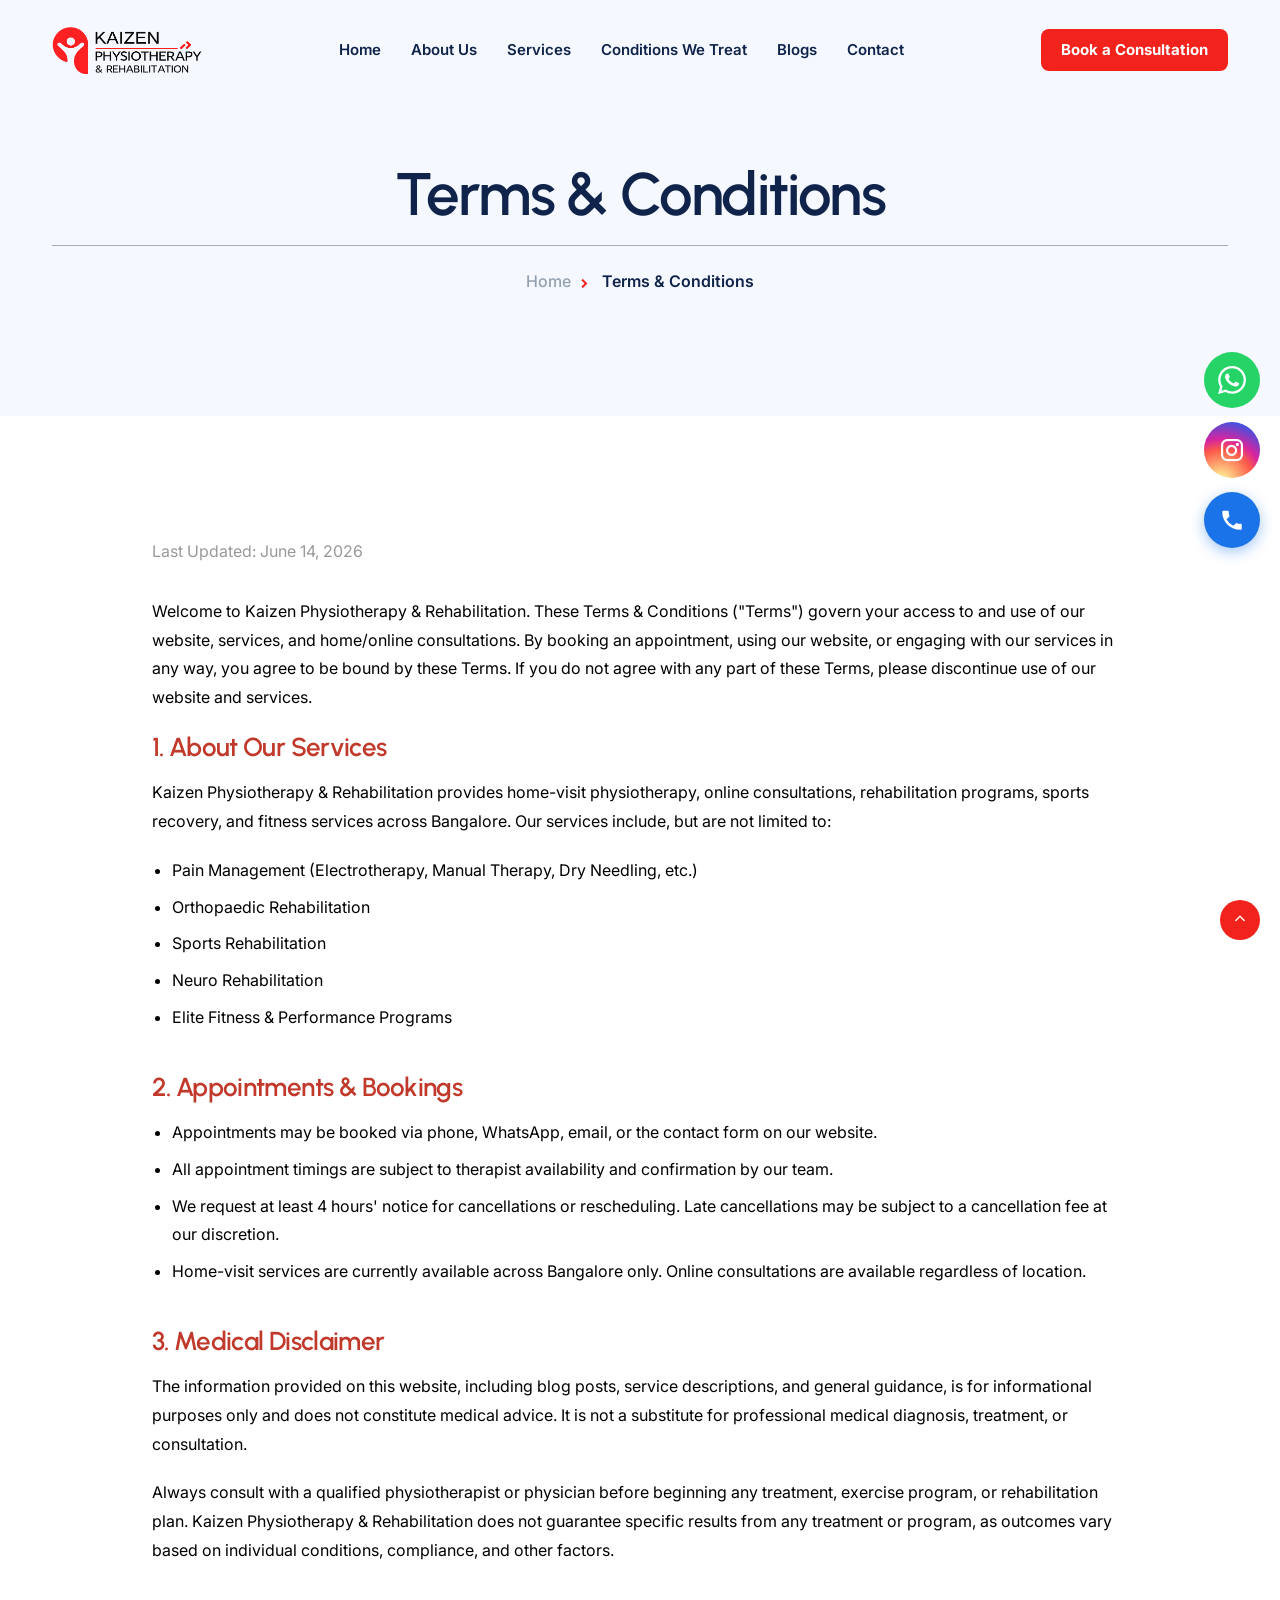
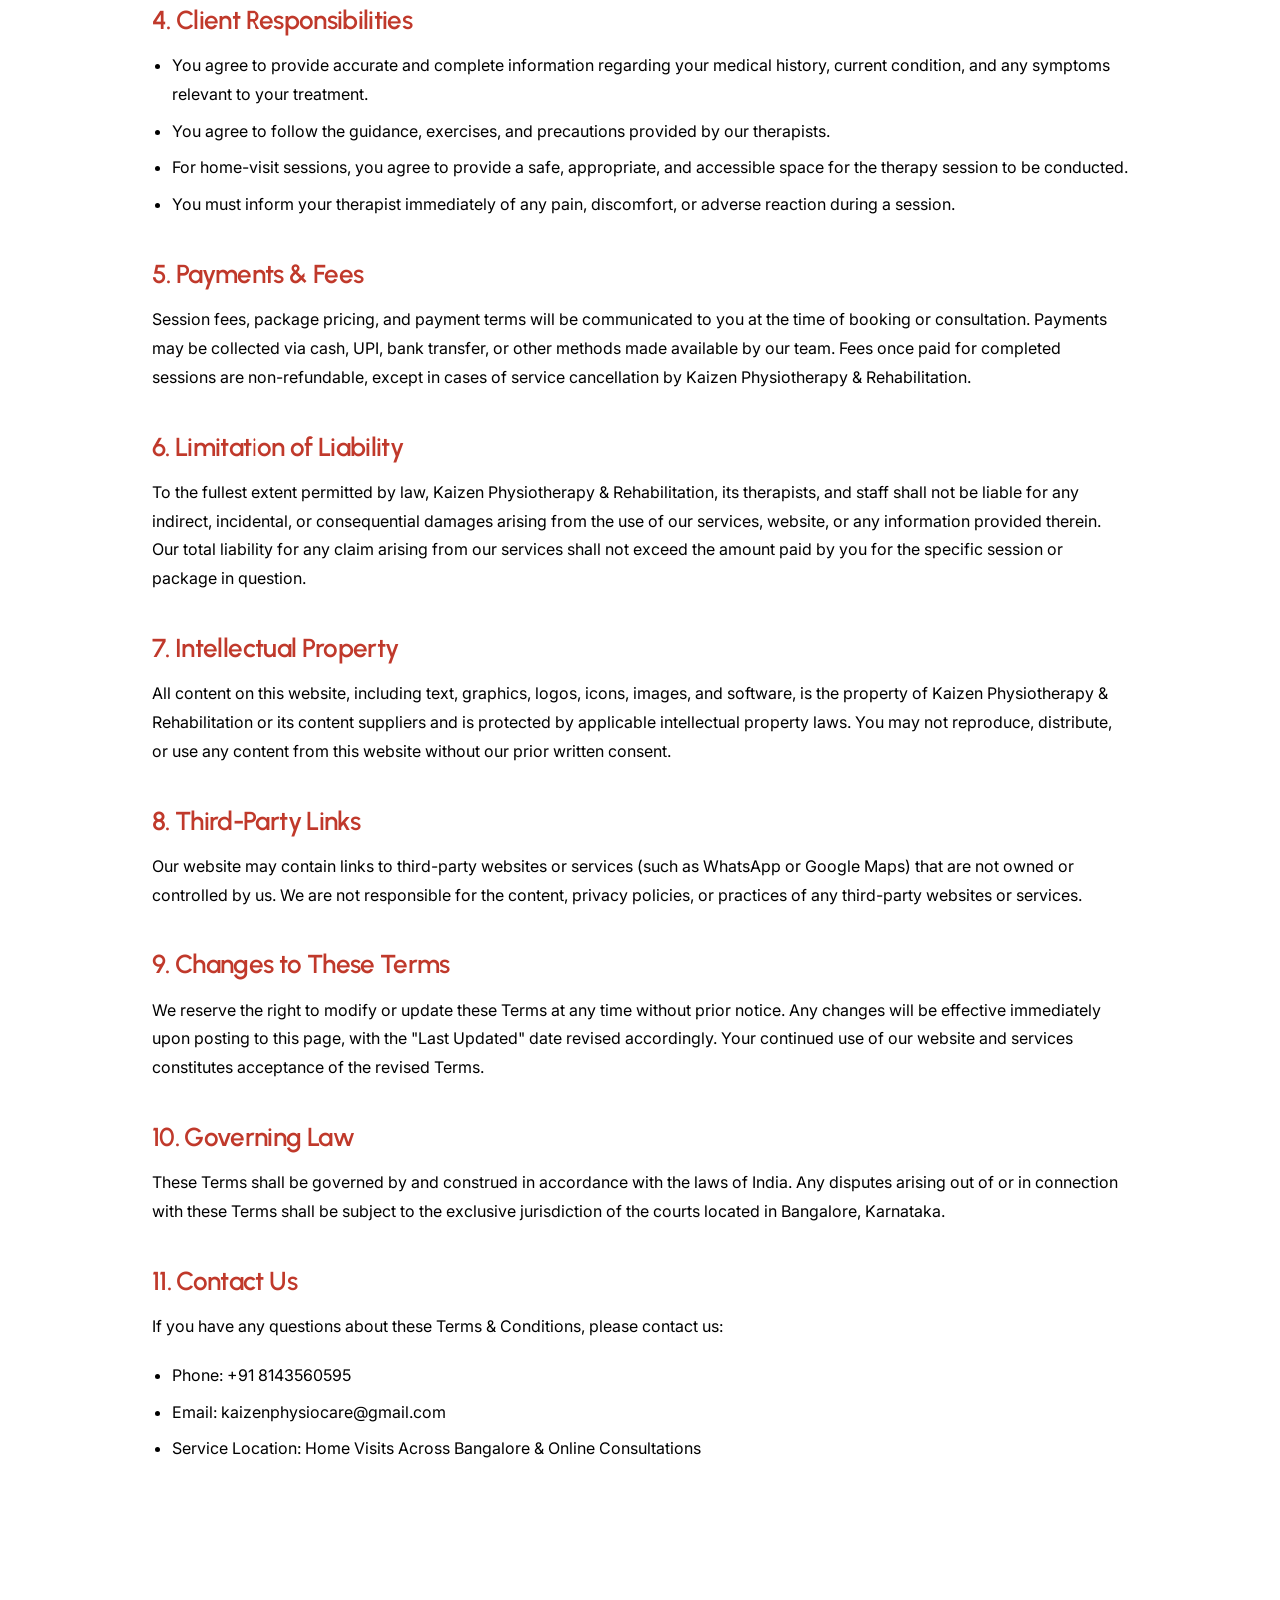
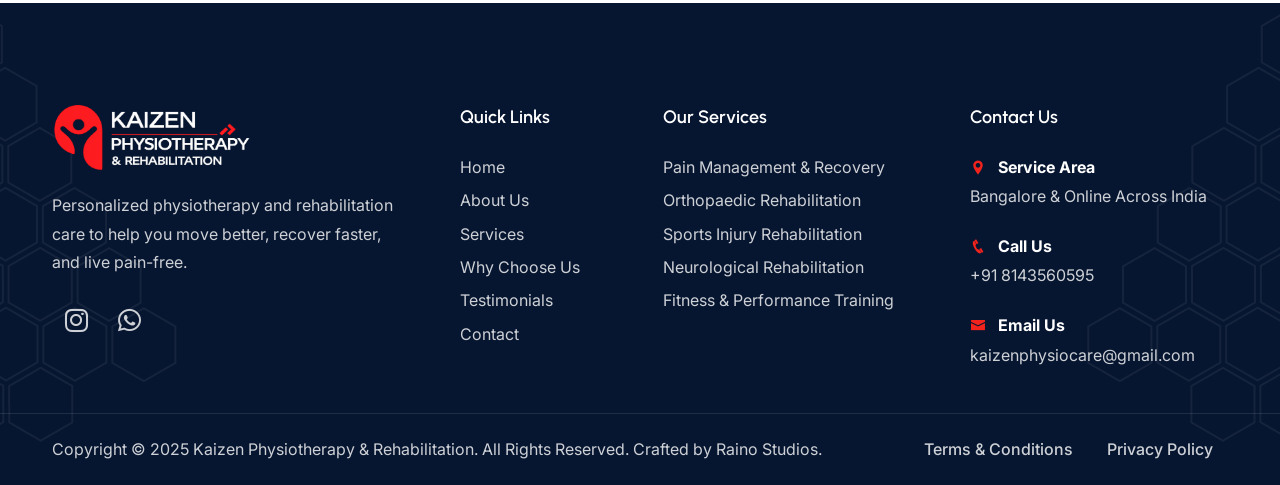
<file: terms-and-conditions.html>
<!DOCTYPE html>
<html lang="en">

<head>
   <title>Terms & Conditions | Kaizen Physiotherapy & Rehabilitation</title>

    <meta charset="utf-8" />
    <meta content="width=device-width, initial-scale=1.0" name="viewport" >

    <!-- Google tag (gtag.js) -->
<script async src="https://www.googletagmanager.com/gtag/js?id=G-C8G91RZ7FG"></script>
<script>
  window.dataLayer = window.dataLayer || [];
  function gtag(){dataLayer.push(arguments);}
  gtag('js', new Date());

  gtag('config', 'G-C8G91RZ7FG');
</script>

<meta name="description" content="Review the Terms and Conditions governing the use of Kaizen Physiotherapy & Rehabilitation services and website." />

<meta name="robots" content="index, follow" />
<meta name="author" content="Kaizen Physiotherapy & Rehabilitation" />


<link rel="canonical" href="https://kaizenphysiocare.com/terms-and-condition.html" />

<meta property="og:type" content="website" />
<meta property="og:title" content="Terms & Conditions | Kaizen Physiotherapy & Rehabilitation" />
<meta property="og:description" content="Read the terms governing the use of Kaizen Physiotherapy & Rehabilitation services and website." />
<meta property="og:url" content="https://kaizenphysiocare.com/terms-and-condition.html" />
<meta property="og:site_name" content="Kaizen Physiotherapy & Rehabilitation" />

<meta name="twitter:card" content="summary_large_image" />
<meta name="twitter:title" content="Terms & Conditions | Kaizen Physiotherapy & Rehabilitation" />
<meta name="twitter:description" content="Review the terms and conditions of Kaizen Physiotherapy & Rehabilitation." />
   
    <meta content="Terms & Conditions for Kaizen Physiotherapy & Rehabilitation" name="description" >
   <link
  rel="shortcut icon"
  href="/images/logo/favicon.webp"
  type="image/x-icon"
/>
   
    <link href="/css/bootstrap.min.css" rel="stylesheet" type="text/css" id="bootstrap">
    <link href="/css/plugins.css" rel="stylesheet" type="text/css" >
    <link href="/css/swiper.css" rel="stylesheet" type="text/css" >
    <link href="/css/style.css" rel="stylesheet" type="text/css" >
   
    <link id="colors" href="/css/colors/scheme-01.css" rel="stylesheet" type="text/css" >

   

</head>

<body>

   <div class="fixed-contact-btns">
    <a class="fixed-btn fixed-btn-whatsapp" href="https://wa.me/918143560595" target="_blank" rel="noopener noreferrer"
      aria-label="Chat on WhatsApp" title="Chat on WhatsApp">
      <svg viewBox="0 0 24 24" xmlns="http://www.w3.org/2000/svg">
        <path
          d="M17.472 14.382c-.297-.149-1.758-.867-2.03-.967-.273-.099-.471-.148-.67.15-.197.297-.767.966-.94 1.164-.173.199-.347.223-.644.075-.297-.15-1.255-.463-2.39-1.475-.883-.788-1.48-1.761-1.653-2.059-.173-.297-.018-.458.13-.606.134-.133.298-.347.446-.52.149-.174.198-.298.298-.497.099-.198.05-.371-.025-.52-.075-.149-.669-1.612-.916-2.207-.242-.579-.487-.5-.669-.51-.173-.008-.371-.01-.57-.01-.198 0-.52.074-.792.372-.272.297-1.04 1.016-1.04 2.479 0 1.462 1.065 2.875 1.213 3.074.149.198 2.096 3.2 5.077 4.487.709.306 1.262.489 1.694.625.712.227 1.36.195 1.871.118.571-.085 1.758-.719 2.006-1.413.248-.694.248-1.289.173-1.413-.074-.124-.272-.198-.57-.347m-5.421 7.403h-.004a9.87 9.87 0 01-5.031-1.378l-.361-.214-3.741.982.998-3.648-.235-.374a9.86 9.86 0 01-1.51-5.26c.001-5.45 4.436-9.884 9.888-9.884 2.64 0 5.122 1.03 6.988 2.898a9.825 9.825 0 012.893 6.994c-.003 5.45-4.437 9.884-9.885 9.884m8.413-18.297A11.815 11.815 0 0012.05 0C5.495 0 .16 5.335.157 11.892c0 2.096.547 4.142 1.588 5.945L.057 24l6.305-1.654a11.882 11.882 0 005.683 1.448h.005c6.554 0 11.89-5.335 11.893-11.893a11.821 11.821 0 00-3.48-8.413z" />
      </svg>
    </a>
    <a class="fixed-btn fixed-btn-instagram" href="https://www.instagram.com/kaizenphysio_therapy/" target="_blank"
      rel="noopener noreferrer" aria-label="Follow on Instagram" title="Follow on Instagram">
      <i class="icofont-instagram"></i>
    </a>

    <a class="fixed-btn fixed-btn-phone" href="tel:+918143560595" aria-label="Call Us" title="Call Us">
      <svg viewBox="0 0 24 24" xmlns="http://www.w3.org/2000/svg">
        <path
          d="M6.62 10.79a15.053 15.053 0 006.59 6.59l2.2-2.2c.27-.27.67-.36 1.02-.24 1.12.37 2.33.57 3.57.57.55 0 1 .45 1 1V20c0 .55-.45 1-1 1C10.29 21 3 13.71 3 4.5c0-.55.45-1 1-1H8c.55 0 1 .45 1 1 0 1.25.2 2.45.57 3.57.11.35.03.74-.24 1.02l-2.71 2.7z" />
      </svg>
    </a>
  </div>
    <div id="wrapper">
        <a href="#" id="back-to-top"></a>

        <!-- preloader begin -->
        <div id="de-loader"></div>
        <!-- preloader end -->

         <!-- Navbar -->
        <header class="transparent header-light scroll-light">
          <div class="container">
            <div class="row">
              <div class="col-md-12">
                <div class="de-flex sm-pt10">
                  <div class="de-flex-col">
                    <div id="logo" style="background-size: cover; background-repeat: no-repeat">
                      <a href="/">
                        <img class="logo-main" src="/images/logo/logo-scroll.webp" alt="" />
                        <img class="logo-scroll" src="/images/logo/logo-scroll.webp" alt="" />
                        <img class="logo-mobile" src="/images/logo/logo-scroll.webp" alt="" />
                      </a>
                    </div>
                  </div>

                  <div class="de-flex-col header-col-mid" style="flex: 1">
                    <ul id="mainmenu">
                      <li><a class="menu-item" href="/">Home</a></li>
                      <li><a class="menu-item" href="/#about-us">About Us</a></li>
                      <li><a class="menu-item" href="/#our-services">Services</a></li>
                      <li><a class="menu-item" href="/#conditions">Conditions We Treat</a></li>
                      <li><a class="menu-item" href="/#blogs-section">Blogs</a></li>
                      <li><a class="menu-item" href="/contact.html">Contact</a></li>
                    </ul>
                  </div>

                  <div class="de-flex-col">
                    <div class="menu_side_area">
                      <a href="https://wa.me/918143560595?text=Hello%20Kaizen%20Physiotherapy,%20I%20would%20like%20to%20book%20a%20consultation." class="btn-main fx-slide">
                        <span>Book a Consultation</span>
                      </a>
                      <span id="menu-btn"></span>
                    </div>
                  </div>
                </div>
              </div>
            </div>
          </div>
        </header>


        <!-- content begin -->
        <div class="no-bottom no-top" id="content">

            <div id="top"></div>

            <section id="subheader" class="section-light text-center">
                <div class="container relative z-2">
                    <div class="row align-items-center">
                        <div class="col-lg-12">
                            <h1 class="wow fadeInUp">Terms & Conditions</h1>
                            <div class="border-bottom my-3"></div>
                            <ul class="crumb wow fadeInDown">
                                <li><a href="index.html">Home</a></li>
                                <li class="active">Terms & Conditions</li>
                            </ul>
                        </div>
                    </div>
                </div>
            </section>

            <!-- Terms & Conditions Section -->
            <section>
                <div class="container">
                    <div class="row">
                        <div class="col-lg-10 offset-lg-1">

                            <div class="legal-section">

                                <span class="legal-updated">Last Updated: June 14, 2026</span>

                                <p>
                                    Welcome to Kaizen Physiotherapy & Rehabilitation. These Terms &
                                    Conditions ("Terms") govern your access to and use of our
                                    website, services, and home/online consultations. By booking an
                                    appointment, using our website, or engaging with our services in
                                    any way, you agree to be bound by these Terms. If you do not
                                    agree with any part of these Terms, please discontinue use of
                                    our website and services.
                                </p>

                                <h2>1. About Our Services</h2>
                                <p>
                                    Kaizen Physiotherapy & Rehabilitation provides home-visit
                                    physiotherapy, online consultations, rehabilitation programs,
                                    sports recovery, and fitness services across Bangalore. Our
                                    services include, but are not limited to:
                                </p>
                                <ul>
                                    <li>Pain Management (Electrotherapy, Manual Therapy, Dry Needling, etc.)</li>
                                    <li>Orthopaedic Rehabilitation</li>
                                    <li>Sports Rehabilitation</li>
                                    <li>Neuro Rehabilitation</li>
                                    <li>Elite Fitness & Performance Programs</li>
                                </ul>

                                <h2>2. Appointments & Bookings</h2>
                                <ul>
                                    <li>
                                        Appointments may be booked via phone, WhatsApp, email, or
                                        the contact form on our website.
                                    </li>
                                    <li>
                                        All appointment timings are subject to therapist
                                        availability and confirmation by our team.
                                    </li>
                                    <li>
                                        We request at least 4 hours' notice for cancellations or
                                        rescheduling. Late cancellations may be subject to a
                                        cancellation fee at our discretion.
                                    </li>
                                    <li>
                                        Home-visit services are currently available across
                                        Bangalore only. Online consultations are available
                                        regardless of location.
                                    </li>
                                </ul>

                                <h2>3. Medical Disclaimer</h2>
                                <p>
                                    The information provided on this website, including blog
                                    posts, service descriptions, and general guidance, is for
                                    informational purposes only and does not constitute medical
                                    advice. It is not a substitute for professional medical
                                    diagnosis, treatment, or consultation.
                                </p>
                                <p>
                                    Always consult with a qualified physiotherapist or physician
                                    before beginning any treatment, exercise program, or
                                    rehabilitation plan. Kaizen Physiotherapy & Rehabilitation does
                                    not guarantee specific results from any treatment or program, as
                                    outcomes vary based on individual conditions, compliance, and
                                    other factors.
                                </p>

                                <h2>4. Client Responsibilities</h2>
                                <ul>
                                    <li>
                                        You agree to provide accurate and complete information
                                        regarding your medical history, current condition, and any
                                        symptoms relevant to your treatment.
                                    </li>
                                    <li>
                                        You agree to follow the guidance, exercises, and precautions
                                        provided by our therapists.
                                    </li>
                                    <li>
                                        For home-visit sessions, you agree to provide a safe,
                                        appropriate, and accessible space for the therapy session to
                                        be conducted.
                                    </li>
                                    <li>
                                        You must inform your therapist immediately of any pain,
                                        discomfort, or adverse reaction during a session.
                                    </li>
                                </ul>

                                <h2>5. Payments & Fees</h2>
                                <p>
                                    Session fees, package pricing, and payment terms will be
                                    communicated to you at the time of booking or consultation.
                                    Payments may be collected via cash, UPI, bank transfer, or other
                                    methods made available by our team. Fees once paid for completed
                                    sessions are non-refundable, except in cases of service
                                    cancellation by Kaizen Physiotherapy & Rehabilitation.
                                </p>

                                <h2>6. Limitation of Liability</h2>
                                <p>
                                    To the fullest extent permitted by law, Kaizen Physiotherapy &
                                    Rehabilitation, its therapists, and staff shall not be liable for
                                    any indirect, incidental, or consequential damages arising from
                                    the use of our services, website, or any information provided
                                    therein. Our total liability for any claim arising from our
                                    services shall not exceed the amount paid by you for the
                                    specific session or package in question.
                                </p>

                                <h2>7. Intellectual Property</h2>
                                <p>
                                    All content on this website, including text, graphics, logos,
                                    icons, images, and software, is the property of Kaizen
                                    Physiotherapy & Rehabilitation or its content suppliers and is
                                    protected by applicable intellectual property laws. You may not
                                    reproduce, distribute, or use any content from this website
                                    without our prior written consent.
                                </p>

                                <h2>8. Third-Party Links</h2>
                                <p>
                                    Our website may contain links to third-party websites or
                                    services (such as WhatsApp or Google Maps) that are not owned or
                                    controlled by us. We are not responsible for the content,
                                    privacy policies, or practices of any third-party websites or
                                    services.
                                </p>

                                <h2>9. Changes to These Terms</h2>
                                <p>
                                    We reserve the right to modify or update these Terms at any time
                                    without prior notice. Any changes will be effective immediately
                                    upon posting to this page, with the "Last Updated" date revised
                                    accordingly. Your continued use of our website and services
                                    constitutes acceptance of the revised Terms.
                                </p>

                                <h2>10. Governing Law</h2>
                                <p>
                                    These Terms shall be governed by and construed in accordance
                                    with the laws of India. Any disputes arising out of or in
                                    connection with these Terms shall be subject to the exclusive
                                    jurisdiction of the courts located in Bangalore, Karnataka.
                                </p>

                                <h2>11. Contact Us</h2>
                                <p>
                                    If you have any questions about these Terms & Conditions, please
                                    contact us:
                                </p>
                                <ul>
                                    <li>Phone: +91 8143560595</li>
                                    <li>Email: kaizenphysiocare@gmail.com</li>
                                    <li>Service Location: Home Visits Across Bangalore & Online Consultations</li>
                                </ul>

                            </div>

                        </div>
                    </div>
                </div>
            </section>

        </div>
        <!-- content end -->
 <footer class="section-dark overflow-hidden position-relative">
        <img
          class="position-absolute d-none d-md-block"
          style="left: 0; top: -20%; z-index: 10"
          src="/images/misc/shape-left.webp"
          alt=""
        />
        <img
          class="position-absolute d-none d-md-block"
          style="right: 0; top: -20%"
          src="/images/misc/shape-right.webp"
          alt=""
        />

        <div class="container">
          <div class="row gx-5">
            <!-- About -->
            <div
              style="z-index: 20"
              class="col-lg-4 position-relative col-sm-6 mb-4"
            >
              <img
                width="200"
                src="/images/logo/logo-light.webp"
                alt="Kaizen Physiotherapy"
              />
              <div class="spacer-20"></div>
              <p>
                Personalized physiotherapy and rehabilitation care to help you
                move better, recover faster, and live pain-free.
              </p>
              <div class="social-icons mb-sm-30 position-relative">
                <a
                  href="https://www.instagram.com/kaizenphysio_therapy/"
                  target="_blank"
                  aria-label="Instagram"
                >
                  <i class="fa-brands fa-instagram"></i>
                </a>
                <a
                  href="https://wa.me/918143560595?text=Hello,%20I%20would%20like%20to%20know%20more%20about%20your%20physiotherapy%20services."
                  target="_blank"
                  aria-label="WhatsApp"
                >
                  <i class="fa-brands fa-whatsapp"></i>
                </a>
              </div>
            </div>

            <!-- Links & Services -->
            <div class="col-lg-5 col-sm-12 mb-4">
              <div class="row">
                <!-- Quick Links -->
                <div class="col-12 col-sm-5 mb-4 mb-sm-0">
                  <div class="widget">
                    <h5>Quick Links</h5>
                    <ul>
                      <li><a href="/">Home</a></li>
                      <li><a href="/#about-us">About Us</a></li>
                      <li><a href="/#our-services">Services</a></li>
                      <li><a href="/#why-choose-us">Why Choose Us</a></li>
                      <li><a href="/#testimonials">Testimonials</a></li>
                      <li><a href="/contact.html">Contact</a></li>
                    </ul>
                  </div>
                </div>

                <!-- Our Services -->
                <div class="col-12 col-sm-6 col-lg-7">
                  <div class="widget">
                    <h5>Our Services</h5>
                    <ul>
                      <li>
                        <a href="/#our-services">Pain Management & Recovery</a>
                      </li>
                      <li>
                        <a href="/#our-services">Orthopaedic Rehabilitation</a>
                      </li>
                      <li>
                        <a href="/#our-services">Sports Injury Rehabilitation</a>
                      </li>
                      <li>
                        <a href="/#our-services">Neurological Rehabilitation</a>
                      </li>
                      <li>
                        <a href="/#our-services">Fitness & Performance Training</a>
                      </li>
                    </ul>
                  </div>
                </div>
              </div>
            </div>

            <!-- Contact -->
            <div style="z-index: 20" class="col-lg-3 position-relative col-sm-6 mb-4">
              <div class="widget">
                <h5>Contact Us</h5>
                <div class="fw-bold text-white">
                  <i class="icofont-location-pin me-2 id-color"></i> Service Area
                </div>
                <p>Bangalore & Online Across India</p>
                <div class="fw-bold text-white">
                  <i class="icofont-phone me-2 id-color"></i> Call Us
                </div>
                <p><a href="tel:+918143560595" style="color: inherit;">+91 8143560595</a></p>
                <div class="fw-bold text-white">
                  <i class="icofont-envelope me-2 id-color"></i> Email Us
                </div>
                <p><a href="mailto:kaizenphysiocare@gmail.com" style="color: inherit;">kaizenphysiocare@gmail.com</a></p>
              </div>
            </div>
          </div>
        </div>

        <div style="z-index: 20" class="subfooter position-relative">
          <div class="container">
            <div class="row">
              <div class="col-md-12">
                <div
                  class="de-flex flex-column flex-md-row align-items-center justify-content-between text-center text-md-start"
                >
                  <div class="de-flex-col mb-4 mb-md-0">
                    Copyright © 2025 Kaizen Physiotherapy & Rehabilitation. All
                    Rights Reserved. Crafted by Raino Studios.
                  </div>
                  <ul class="menu-simple">
                    <li>
                      <a href="terms-and-conditions.html">Terms & Conditions</a>
                    </li>
                    <li><a href="privacy-policy.html">Privacy Policy</a></li>
                  </ul>
                </div>
              </div>
            </div>
          </div>
        </div>
      </footer>

    </div>



    <script src="/js/plugins.js"></script>
    <script src="/js/controls.js"></script>
    <script src="/js/menu.js"></script>

</body>

</html>
</file>
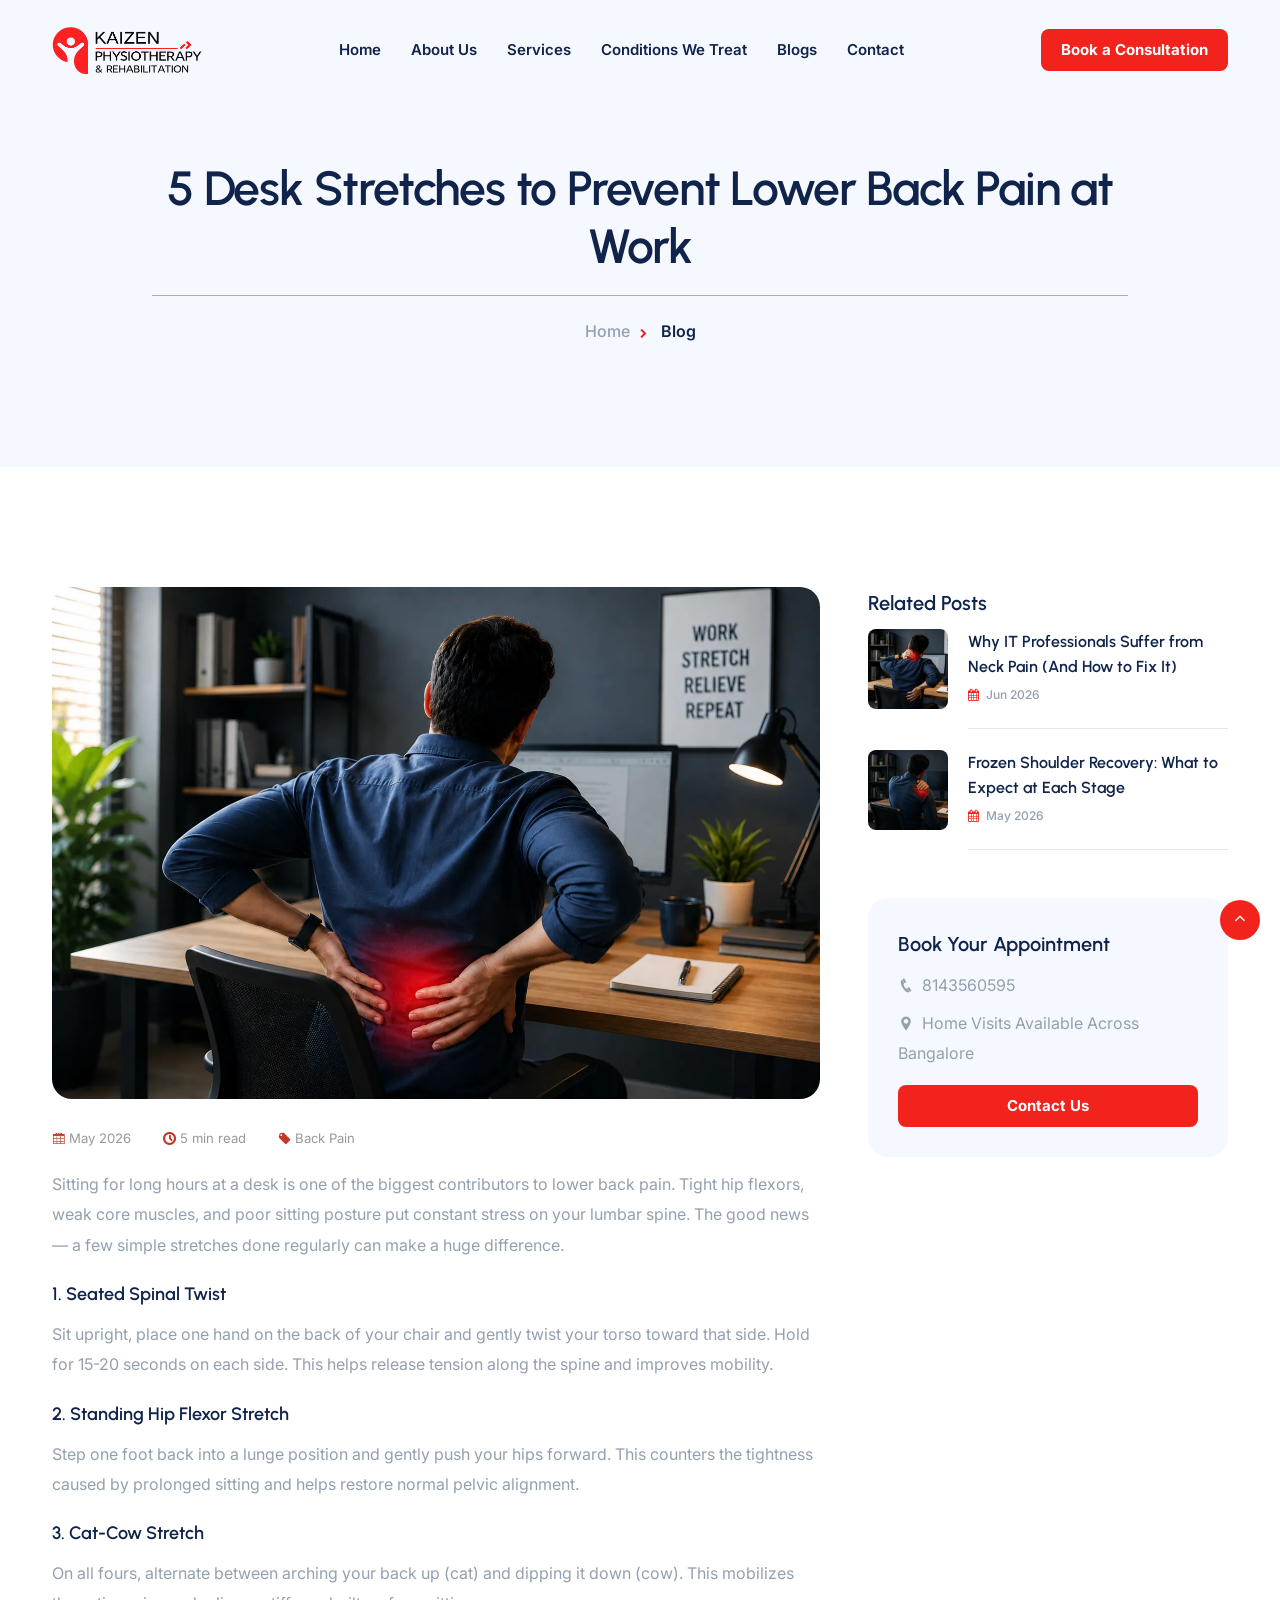
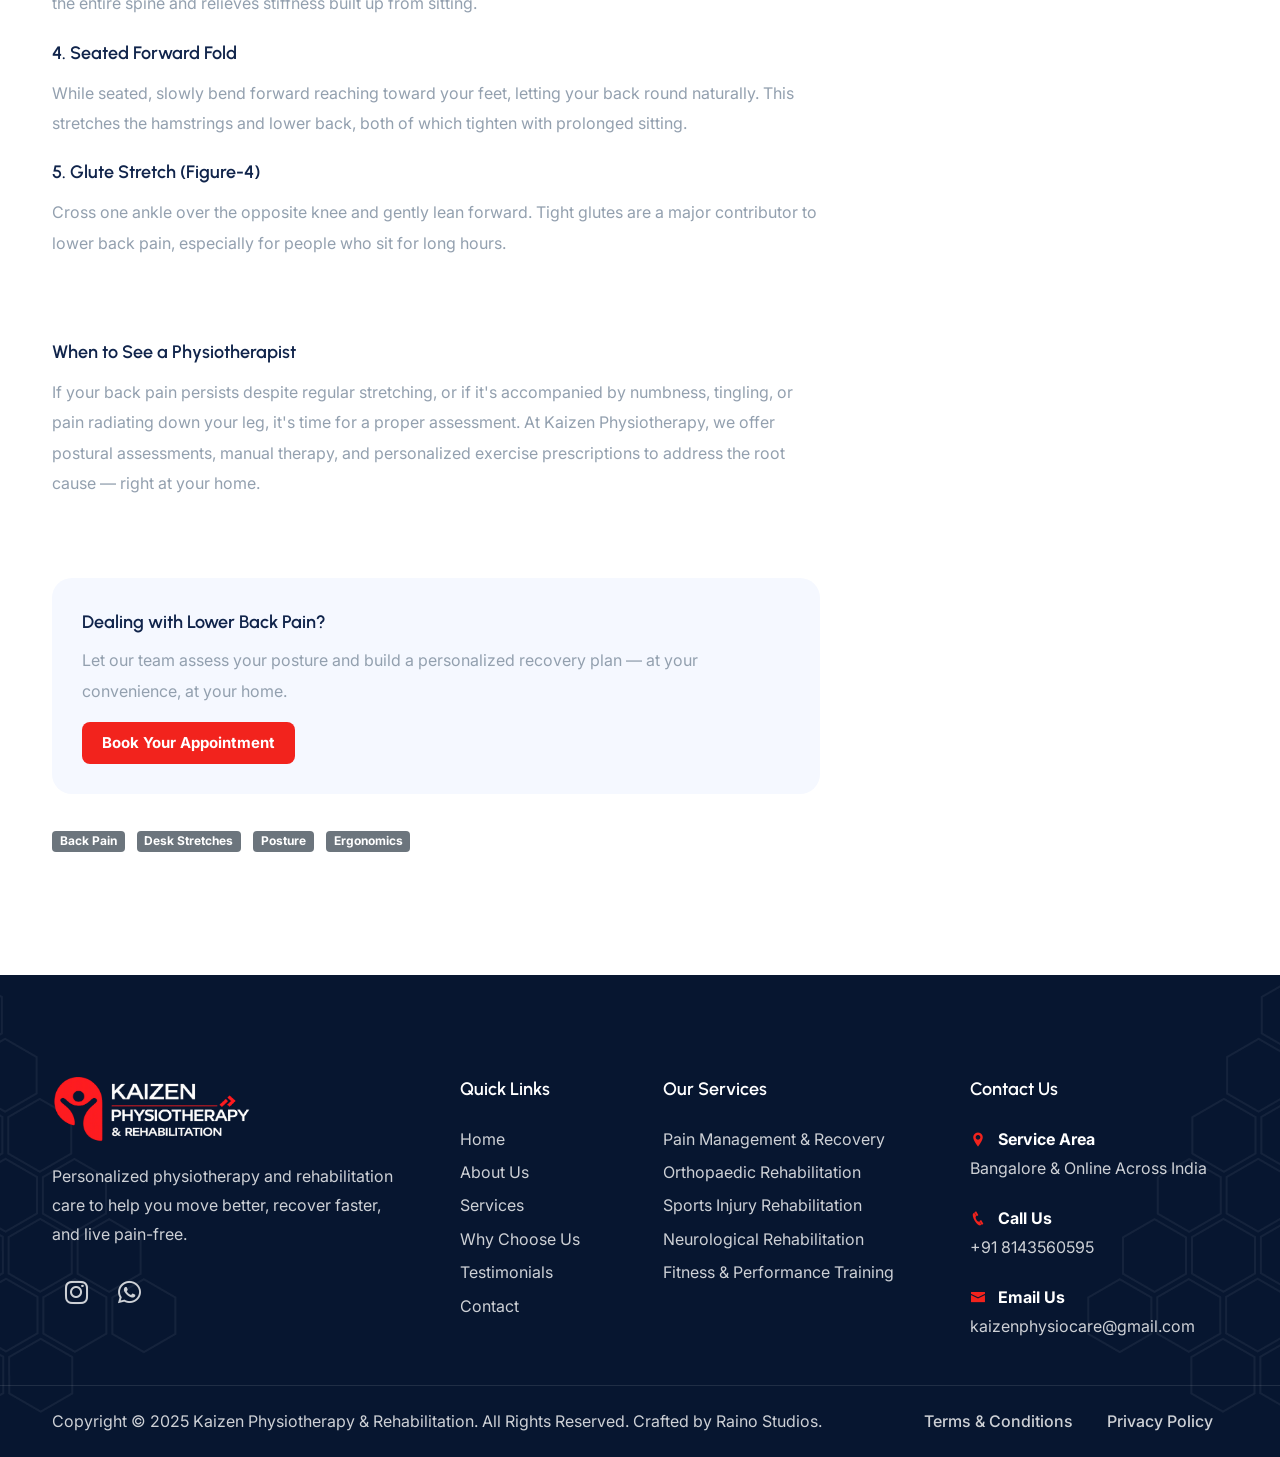
<file: blog/blog-desk-stretches-back-pain.html>
<!DOCTYPE html>
<html lang="en">

<head>
 <title>5 Desk Stretches to Prevent Lower Back Pain at Work</title>

<meta charset="utf-8" />
<meta name="viewport" content="width=device-width, initial-scale=1.0" />

<!-- Google tag (gtag.js) -->
<script async src="https://www.googletagmanager.com/gtag/js?id=G-C8G91RZ7FG"></script>
<script>
  window.dataLayer = window.dataLayer || [];
  function gtag(){dataLayer.push(arguments);}
  gtag('js', new Date());

  gtag('config', 'G-C8G91RZ7FG');
</script>

<meta
  name="description"
  content="Discover simple desk stretches that help prevent lower back pain, improve posture and reduce stiffness during long hours of sitting at work."
/>



<meta name="robots" content="index, follow" />
<meta name="author" content="Kaizen Physiotherapy & Rehabilitation" />

<meta name="viewport" content="width=device-width, initial-scale=1.0" />

<link
  rel="canonical"
  href="https://kaizenphysiocare.com/blog/blog-desk-stretches-back-pain.html"
/>

<meta property="og:type" content="article" />
<meta
  property="og:title"
  content="5 Desk Stretches to Prevent Lower Back Pain at Work"
/>
<meta
  property="og:description"
  content="Easy physiotherapist-approved desk stretches to reduce back pain and improve workplace comfort."
/>
<meta
  property="og:url"
  content="https://kaizenphysiocare.com/blog/blog-desk-stretches-back-pain.html"
/>
<meta
  property="og:site_name"
  content="Kaizen Physiotherapy & Rehabilitation"
/>

    
    <link href="../css/bootstrap.min.css" rel="stylesheet" type="text/css" id="bootstrap">
    <link href="../css/plugins.css" rel="stylesheet" type="text/css">
    <link href="../css/swiper.css" rel="stylesheet" type="text/css">
    <link href="../css/style.css" rel="stylesheet" type="text/css">
    <link id="colors" href="../css/colors/scheme-01.css" rel="stylesheet" type="text/css">
</head>

<body>
    <div id="wrapper">
        <a href="#" id="back-to-top"></a>
        <div id="de-loader"></div>



        <!-- Navbar -->
      <header class="transparent header-light scroll-light">
        <div class="container">
          <div class="row">
            <div class="col-md-12">
              <div class="de-flex sm-pt10">
                <div class="de-flex-col">
                  <div
                    id="logo"
                    style="background-size: cover; background-repeat: no-repeat"
                  >
                    <a href="/">
                      <img
                        class="logo-main"
                        src="/images/logo/logo-scroll.webp"
                        alt=""
                      />
                      <img
                        class="logo-scroll"
                        src="/images/logo/logo-scroll.webp"
                        alt=""
                      />
                     <img class="logo-mobile" src="/images/logo/logo-scroll.webp" alt="" />
                    </a>
                  </div>
                </div>

                <div class="de-flex-col header-col-mid" style="flex: 1">
                  <!-- mainmenu begin -->
                  <!-- Navbar -->
                  <ul id="mainmenu">
                    <li>
                      <a class="menu-item" href="/">Home</a>
                    </li>

                    <li>
                      <a class="menu-item" href="/#about-us">About Us</a>
                    </li>

                    <li>
                      <a class="menu-item" href="/#our-services">Services</a>
                    </li>

                    <li>
                      <a class="menu-item" href="/#conditions"
                        >Conditions We Treat
                      </a>
                    </li>

                    <li>
                      <a class="menu-item" href="/#blogs-section">Blogs </a>
                    </li>

                    <li>
                      <a class="menu-item" href="/contact.html">Contact</a>
                    </li>
                  </ul>
                  <!-- mainmenu end -->
                </div>

                <div class="de-flex-col">
                  <div class="menu_side_area">
                    <a
                      href="https://wa.me/918143560595?text=Hello%20Kaizen%20Physiotherapy,%20I%20would%20like%20to%20book%20a%20consultation."
                      class="btn-main fx-slide"
                    >
                      <span>Book a Consultation</span>
                    </a>
                    <span id="menu-btn"></span>
                  </div>
                </div>
              </div>
            </div>
          </div>
        </div>
      </header>

      

        <div class="no-bottom no-top" id="content">
            <div id="top"></div>

            <section id="subheader" class="section-light text-center">
                <div class="container relative z-2">
                    <div class="row justify-content-center">
                        <div class="col-lg-10">
                            <h2 class="wow fadeInUp">5 Desk Stretches to Prevent Lower Back Pain at Work</h2>
                            <div class="border-bottom my-3"></div>
                            <ul class="crumb wow fadeInDown">
                                <li><a href="index.html">Home</a></li>
                                <li class="active">Blog</li>
                            </ul>
                        </div>
                    </div>
                </div>
            </section>

            <section>
                <div class="container">
                    <div class="row gx-5">
                        <div class="col-lg-8">
                            <div class="blog-read">
                                <div class="post-text">

                                    <img src="/images/blog/blog-thumbnail/blog-two.webp" class="w-100 mb-4 rounded-1" alt="Correct desk posture">

                                    <div class="blog-meta mb-3">
                                        <span><i class="icofont-calendar me-1"></i>May 2026</span>
                                        <span class="ms-3"><i class="icofont-ui-clock me-1"></i>5 min read</span>
                                        <span class="ms-3"><i class="icofont-tag me-1"></i>Back Pain</span>
                                    </div>

                                    <p>Sitting for long hours at a desk is one of the biggest contributors to lower back pain. Tight hip flexors, weak core muscles, and poor sitting posture put constant stress on your lumbar spine. The good news — a few simple stretches done regularly can make a huge difference.</p>

                                    <h5>1. Seated Spinal Twist</h5>
                                    <p>Sit upright, place one hand on the back of your chair and gently twist your torso toward that side. Hold for 15-20 seconds on each side. This helps release tension along the spine and improves mobility.</p>

                                    <h5>2. Standing Hip Flexor Stretch</h5>
                                    <p>Step one foot back into a lunge position and gently push your hips forward. This counters the tightness caused by prolonged sitting and helps restore normal pelvic alignment.</p>

                                    <h5>3. Cat-Cow Stretch</h5>
                                    <p>On all fours, alternate between arching your back up (cat) and dipping it down (cow). This mobilizes the entire spine and relieves stiffness built up from sitting.</p>

                                    <h5>4. Seated Forward Fold</h5>
                                    <p>While seated, slowly bend forward reaching toward your feet, letting your back round naturally. This stretches the hamstrings and lower back, both of which tighten with prolonged sitting.</p>

                                    <h5>5. Glute Stretch (Figure-4)</h5>
                                    <p>Cross one ankle over the opposite knee and gently lean forward. Tight glutes are a major contributor to lower back pain, especially for people who sit for long hours.</p>

                                    <div class="spacer-double"></div>

                                    <h5>When to See a Physiotherapist</h5>
                                    <p>If your back pain persists despite regular stretching, or if it's accompanied by numbness, tingling, or pain radiating down your leg, it's time for a proper assessment. At Kaizen Physiotherapy, we offer postural assessments, manual therapy, and personalized exercise prescriptions to address the root cause — right at your home.</p>

                                    <div class="spacer-double"></div>

                                    <div class="section-light p-30 rounded-1">
                                        <h5 class="mb-2">Dealing with Lower Back Pain?</h5>
                                        <p class="mb-3">Let our team assess your posture and build a personalized recovery plan — at your convenience, at your home.</p>
                                        <a href="contact.html" class="btn-main fx-slide"><span>Book Your Appointment</span></a>
                                    </div>

                                </div>
                            </div>

                            <div class="spacer-single"></div>

                            <div class="blog-tags">
                                <span class="badge bg-secondary me-2">Back Pain</span>
                                <span class="badge bg-secondary me-2">Desk Stretches</span>
                                <span class="badge bg-secondary me-2">Posture</span>
                                <span class="badge bg-secondary me-2">Ergonomics</span>
                            </div>
                        </div>

                        <div class="col-lg-4">

  <div class="widget widget-post">
    <h4>Related Posts</h4>
    <ul class="de-bloglist-type-1">
      <li>
        <div class="d-image">
          <img src="/images/blog/blog-thumbnail/blog-one.webp" alt="">
        </div>
        <div class="d-content">
          <a href="blog-neck-pain-it-professionals.html"><h4>Why IT Professionals Suffer from Neck Pain (And How to Fix It)</h4></a>
          <div class="d-date">Jun 2026</div>
        </div>
      </li>
      <li>
        <div class="d-image">
          <img src="/images/blog/blog-thumbnail/blog-three.webp" alt="">
        </div>
        <div class="d-content">
          <a href="blog-frozen-shoulder-recovery.html"><h4>Frozen Shoulder Recovery: What to Expect at Each Stage</h4></a>
          <div class="d-date">May 2026</div>
        </div>
      </li>
    </ul>
  </div>

  <div class="widget section-light p-30 rounded-1">
    <h4>Book Your Appointment</h4>
    <p class="mb-2">
      <a href="tel:+918143560595" style="color: inherit; text-decoration: none;">
        <i class="icofont-phone me-2"></i>8143560595
      </a>
    </p>
    <p class="mb-3">
      <a href="https://wa.me/918143560595?text=Hello%20Kaizen%20Physiotherapy,%20I%20would%20like%20to%20book%20a%20consultation." target="_blank" style="color: inherit; text-decoration: none;">
        <i class="icofont-location-pin me-2"></i>Home Visits Available Across Bangalore
      </a>
    </p>
    <a href="contact.html" class="btn-main fx-slide w-100 text-center"><span>Contact Us</span></a>
  </div>

</div>
                    </div>
                </div>
            </section>
        </div>

        <!-- footer begin -->

       <footer class="section-dark overflow-hidden position-relative">
        <img
          class="position-absolute d-none d-md-block"
          style="left: 0; top: -20%; z-index: 10"
          src="/images/misc/shape-left.webp"
          alt=""
        />
        <img
          class="position-absolute d-none d-md-block"
          style="right: 0; top: -20%"
          src="/images/misc/shape-right.webp"
          alt=""
        />

        <div class="container">
          <div class="row gx-5">
            <!-- About -->
            <div
              style="z-index: 20"
              class="col-lg-4 position-relative col-sm-6 mb-4"
            >
              <img
                width="200"
                src="/images/logo/logo-light.webp"
                alt="Kaizen Physiotherapy"
              />
              <div class="spacer-20"></div>
              <p>
                Personalized physiotherapy and rehabilitation care to help you
                move better, recover faster, and live pain-free.
              </p>
              <div class="social-icons mb-sm-30 position-relative">
                <a
                  href="https://www.instagram.com/kaizenphysio_therapy/"
                  target="_blank"
                  aria-label="Instagram"
                >
                  <i class="fa-brands fa-instagram"></i>
                </a>
                <a
                  href="https://wa.me/918143560595?text=Hello,%20I%20would%20like%20to%20know%20more%20about%20your%20physiotherapy%20services."
                  target="_blank"
                  aria-label="WhatsApp"
                >
                  <i class="fa-brands fa-whatsapp"></i>
                </a>
              </div>
            </div>

            <!-- Links & Services -->
            <div class="col-lg-5 col-sm-12 mb-4">
              <div class="row">
                <!-- Quick Links -->
                <div class="col-12 col-sm-5 mb-4 mb-sm-0">
                  <div class="widget">
                    <h5>Quick Links</h5>
                    <ul>
                      <li><a href="/">Home</a></li>
                      <li><a href="/#about-us">About Us</a></li>
                      <li><a href="/#our-services">Services</a></li>
                      <li><a href="/#why-choose-us">Why Choose Us</a></li>
                      <li><a href="/#testimonials">Testimonials</a></li>
                      <li><a href="/contact.html">Contact</a></li>
                    </ul>
                  </div>
                </div>

                <!-- Our Services -->
                <div class="col-12 col-sm-6 col-lg-7">
                  <div class="widget">
                    <h5>Our Services</h5>
                    <ul>
                      <li>
                        <a href="/#our-services">Pain Management & Recovery</a>
                      </li>
                      <li>
                        <a href="/#our-services">Orthopaedic Rehabilitation</a>
                      </li>
                      <li>
                        <a href="/#our-services">Sports Injury Rehabilitation</a>
                      </li>
                      <li>
                        <a href="/#our-services">Neurological Rehabilitation</a>
                      </li>
                      <li>
                        <a href="/#our-services">Fitness & Performance Training</a>
                      </li>
                    </ul>
                  </div>
                </div>
              </div>
            </div>

            <!-- Contact -->
            <div style="z-index: 20" class="col-lg-3 position-relative col-sm-6 mb-4">
              <div class="widget">
                <h5>Contact Us</h5>
                <div class="fw-bold text-white">
                  <i class="icofont-location-pin me-2 id-color"></i> Service Area
                </div>
                <p>Bangalore & Online Across India</p>
                <div class="fw-bold text-white">
                  <i class="icofont-phone me-2 id-color"></i> Call Us
                </div>
                <p><a href="tel:+918143560595" style="color: inherit;">+91 8143560595</a></p>
                <div class="fw-bold text-white">
                  <i class="icofont-envelope me-2 id-color"></i> Email Us
                </div>
                <p><a href="mailto:kaizenphysiocare@gmail.com" style="color: inherit;">kaizenphysiocare@gmail.com</a></p>
              </div>
            </div>
          </div>
        </div>

        <div style="z-index: 20" class="subfooter position-relative">
          <div class="container">
            <div class="row">
              <div class="col-md-12">
                <div
                  class="de-flex flex-column flex-md-row align-items-center justify-content-between text-center text-md-start"
                >
                  <div class="de-flex-col mb-4 mb-md-0">
                    Copyright © 2025 Kaizen Physiotherapy & Rehabilitation. All
                    Rights Reserved. Crafted by Raino Studios.
                  </div>
                  <ul class="menu-simple">
                    <li>
                      <a href="terms-and-condition.html">Terms & Conditions</a>
                    </li>
                    <li><a href="privacy-policy.html">Privacy Policy</a></li>
                  </ul>
                </div>
              </div>
            </div>
          </div>
        </div>
      </footer>
        <!-- footer end -->
    </div>

     <script src="/js/plugins.js"></script>
<script src="/js/controls.js"></script>


<script src="/js/menu.js"></script>

</body>
</html>
</file>
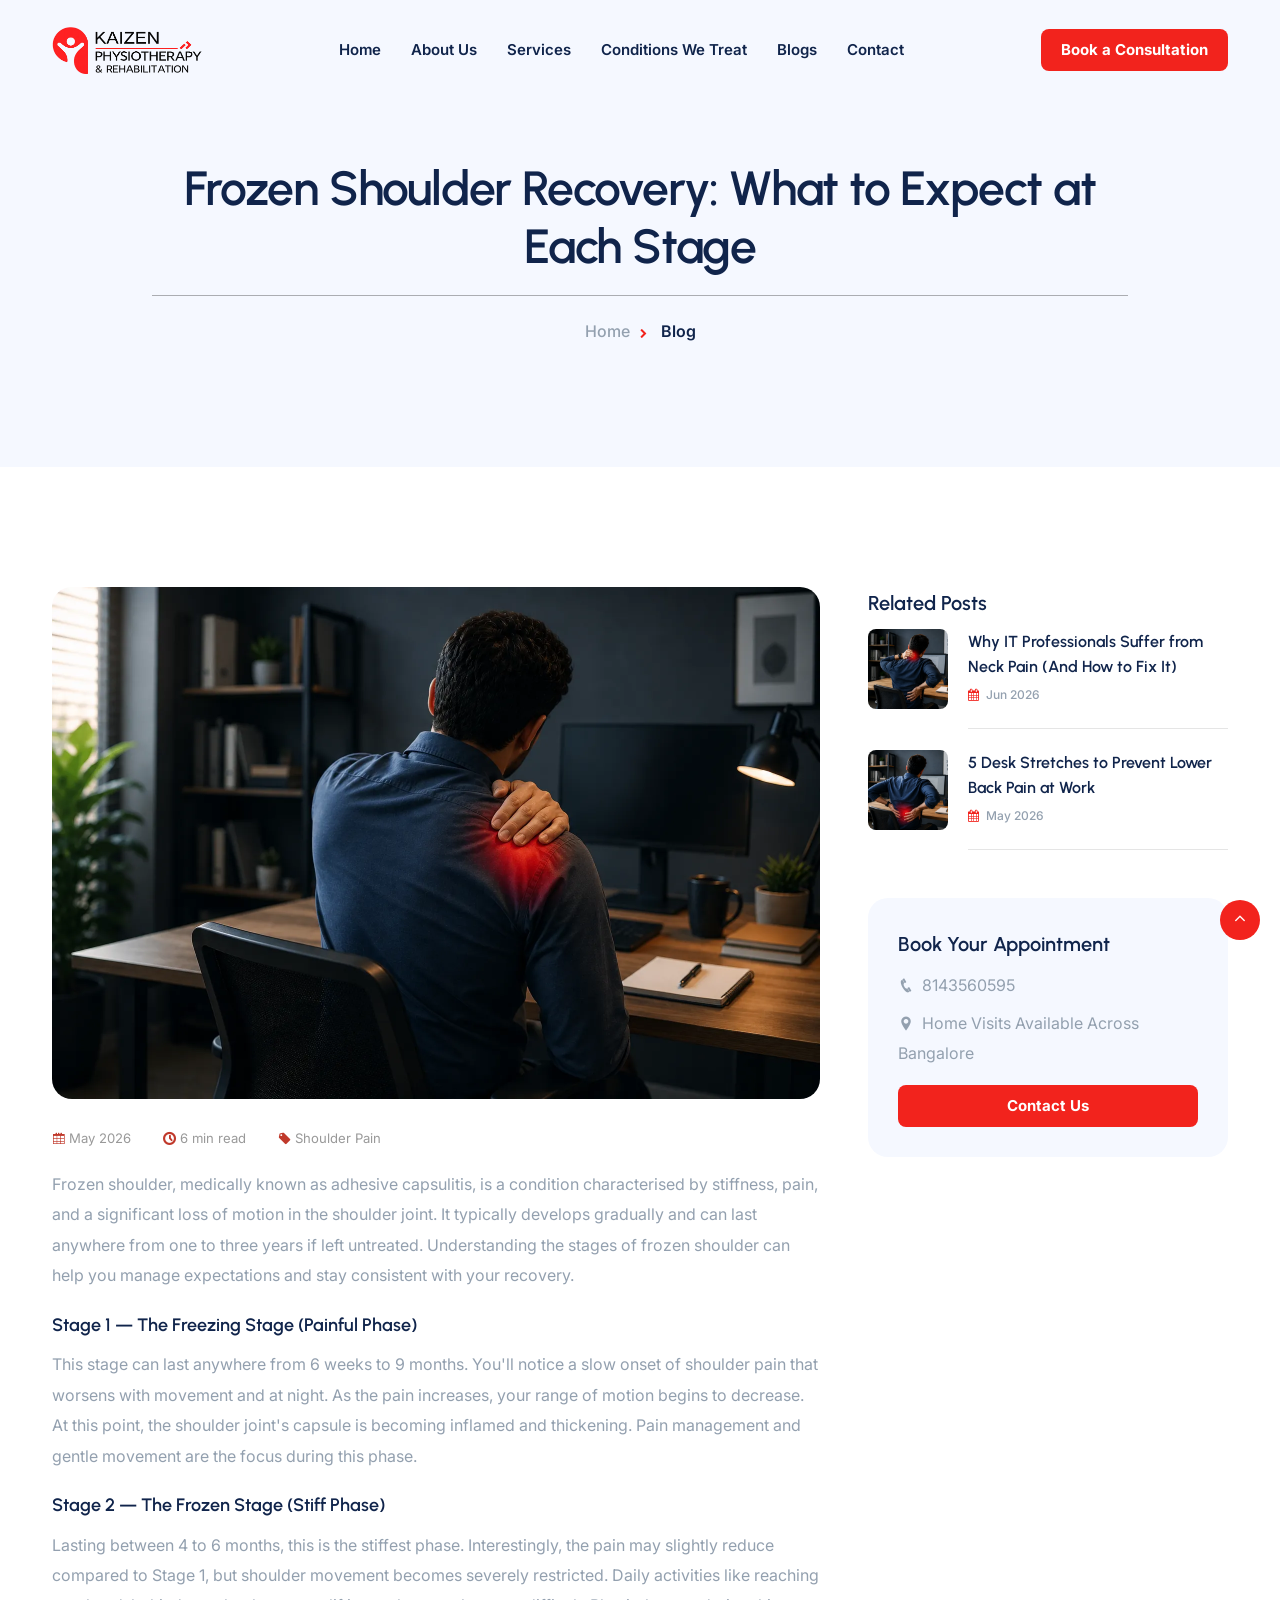
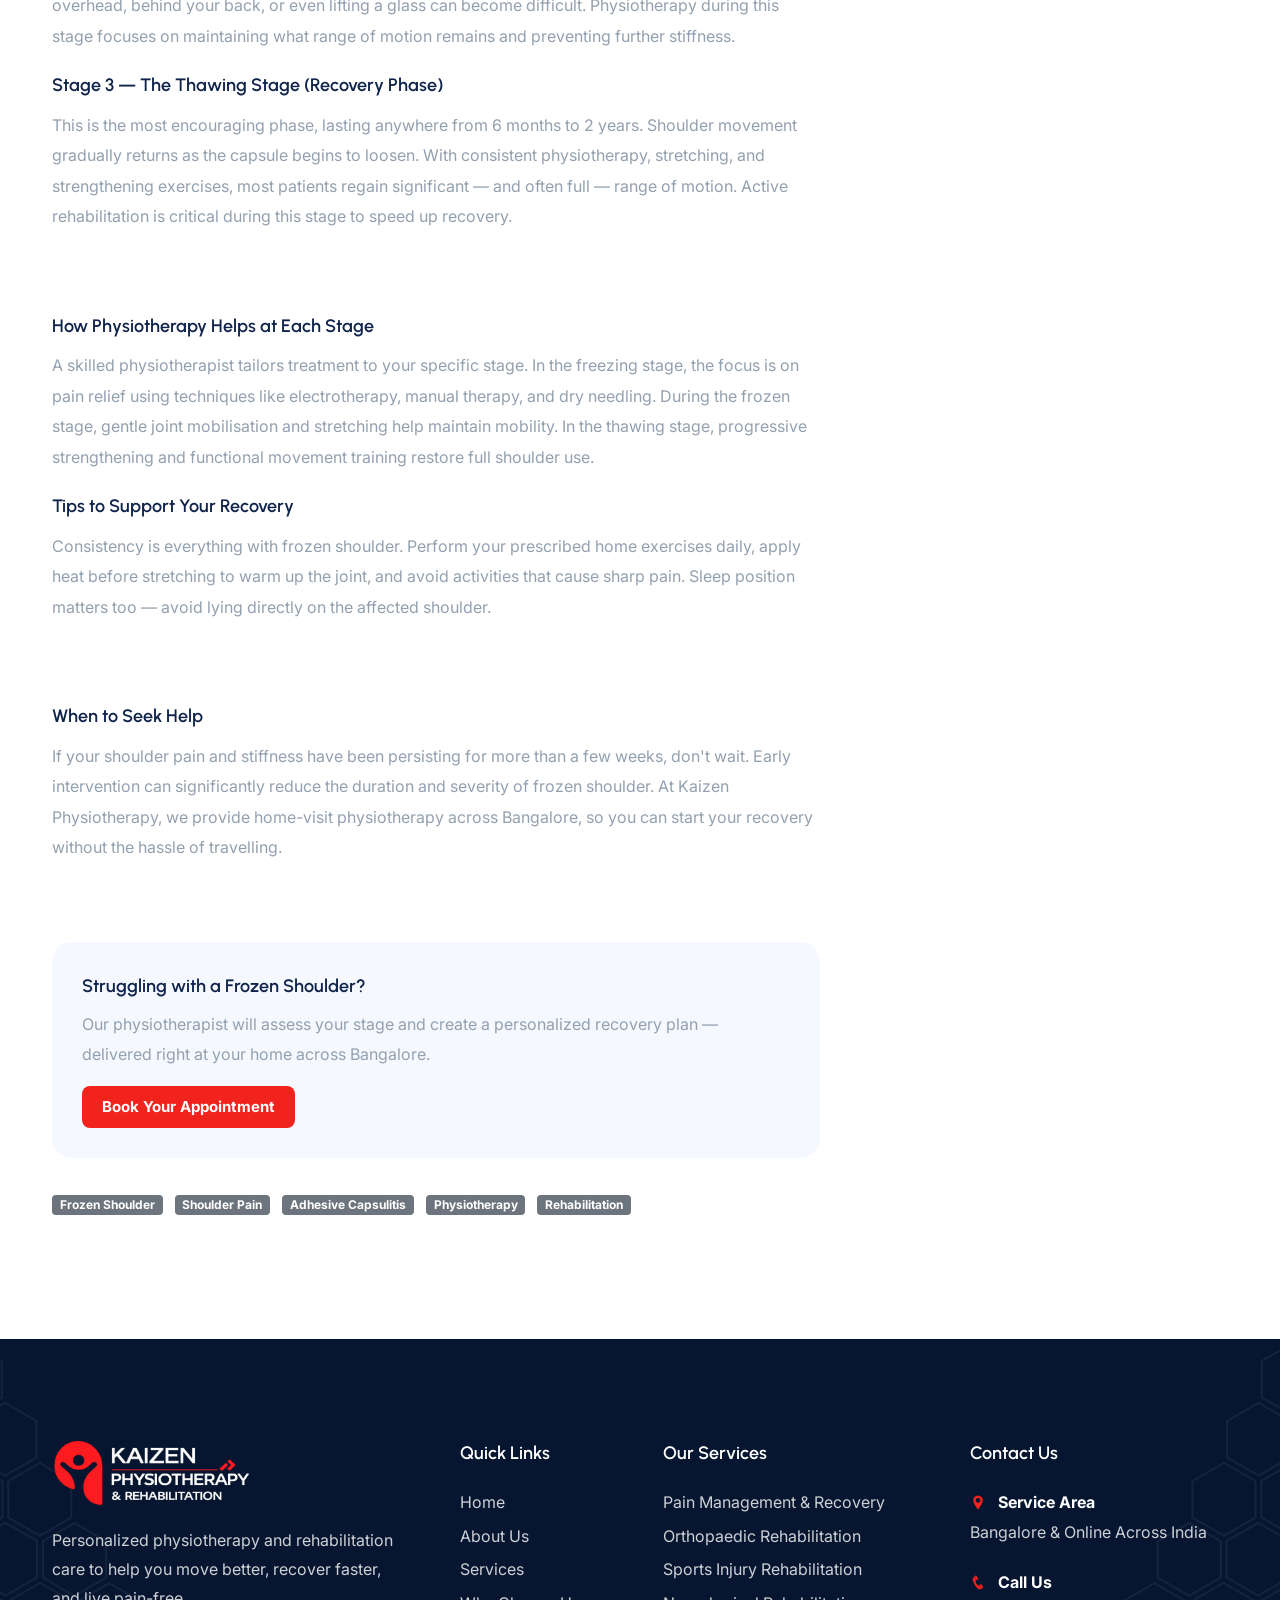
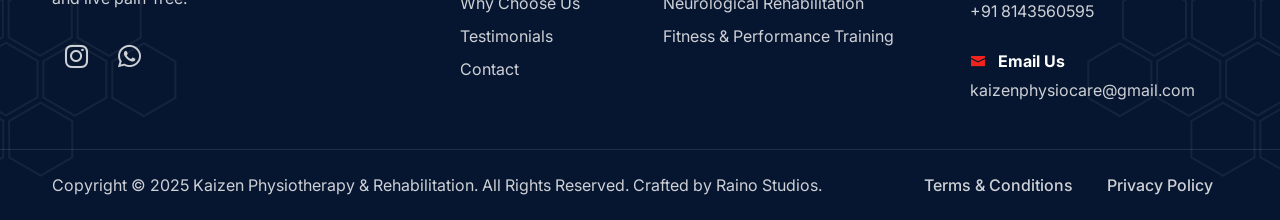
<file: blog/blog-frozen-shoulder-recovery.html>
<!DOCTYPE html>
<html lang="en">

<head>
   <title>Frozen Shoulder Recovery: What to Expect at Each Stage</title>

<meta charset="utf-8" />
<meta name="viewport" content="width=device-width, initial-scale=1.0" />




<!-- Google tag (gtag.js) -->
<script async src="https://www.googletagmanager.com/gtag/js?id=G-C8G91RZ7FG"></script>
<script>
  window.dataLayer = window.dataLayer || [];
  function gtag(){dataLayer.push(arguments);}
  gtag('js', new Date());

  gtag('config', 'G-C8G91RZ7FG');
</script>
<meta
  name="description"
  content="Understand each stage of frozen shoulder recovery, expected symptoms, treatment options and how physiotherapy can help restore shoulder mobility."
/>

<meta name="robots" content="index, follow" />
<meta name="author" content="Kaizen Physiotherapy & Rehabilitation" />

<meta name="viewport" content="width=device-width, initial-scale=1.0" />

<link
  rel="canonical"
  href="https://kaizenphysiocare.com/blog/blog-frozen-shoulder-recovery.html"
/>

<meta property="og:type" content="article" />
<meta
  property="og:title"
  content="Frozen Shoulder Recovery: What to Expect at Each Stage"
/>
<meta
  property="og:description"
  content="A complete guide to frozen shoulder recovery, rehabilitation and physiotherapy treatment."
/>
<meta
  property="og:url"
  content="https://kaizenphysiocare.com/blog/blog-frozen-shoulder-recovery.html"
/>
<meta
  property="og:site_name"
  content="Kaizen Physiotherapy & Rehabilitation"
/>

<link
  rel="shortcut icon"
  href="/images/logo/favicon.webp"
  type="image/x-icon"
/>
    <link href="/css/bootstrap.min.css" rel="stylesheet" type="text/css" id="bootstrap">
    <link href="/css/plugins.css" rel="stylesheet" type="text/css">
    <link href="/css/swiper.css" rel="stylesheet" type="text/css">
    <link href="/css/style.css" rel="stylesheet" type="text/css">
    <link id="colors" href="/css/colors/scheme-01.css" rel="stylesheet" type="text/css">
</head>

<body>
    <div id="wrapper">
        <a href="#" id="back-to-top"></a>
        <div id="de-loader"></div>

        <!-- Navbar -->
        <header class="transparent header-light scroll-light">
          <div class="container">
            <div class="row">
              <div class="col-md-12">
                <div class="de-flex sm-pt10">
                  <div class="de-flex-col">
                    <div id="logo" style="background-size: cover; background-repeat: no-repeat">
                      <a href="/">
                        <img class="logo-main" src="/images/logo/logo-scroll.webp" alt="" />
                        <img class="logo-scroll" src="/images/logo/logo-scroll.webp" alt="" />
                       <img class="logo-mobile" src="/images/logo/logo-scroll.webp" alt="" />
                      </a>
                    </div>
                  </div>

                  <div class="de-flex-col header-col-mid" style="flex: 1">
                    <ul id="mainmenu">
                      <li><a class="menu-item" href="/">Home</a></li>
                      <li><a class="menu-item" href="/#about-us">About Us</a></li>
                      <li><a class="menu-item" href="/#our-services">Services</a></li>
                      <li><a class="menu-item" href="/#conditions">Conditions We Treat</a></li>
                      <li><a class="menu-item" href="/#blogs-section">Blogs</a></li>
                      <li><a class="menu-item" href="/contact.html">Contact</a></li>
                    </ul>
                  </div>

                  <div class="de-flex-col">
                    <div class="menu_side_area">
                      <a href="https://wa.me/918143560595?text=Hello%20Kaizen%20Physiotherapy,%20I%20would%20like%20to%20book%20a%20consultation." class="btn-main fx-slide">
                        <span>Book a Consultation</span>
                      </a>
                      <span id="menu-btn"></span>
                    </div>
                  </div>
                </div>
              </div>
            </div>
          </div>
        </header>

        <div class="no-bottom no-top" id="content">
            <div id="top"></div>

            <section id="subheader" class="section-light text-center">
                <div class="container relative z-2">
                    <div class="row justify-content-center">
                        <div class="col-lg-10">
                            <h2 class="wow fadeInUp">Frozen Shoulder Recovery: What to Expect at Each Stage</h2>
                            <div class="border-bottom my-3"></div>
                            <ul class="crumb wow fadeInDown">
                                <li><a href="/">Home</a></li>
                                <li class="active">Blog</li>
                            </ul>
                        </div>
                    </div>
                </div>
            </section>

            <section>
                <div class="container">
                    <div class="row gx-5">
                        <div class="col-lg-8">
                            <div class="blog-read">
                                <div class="post-text">

                                    <img src="/images/blog/blog-thumbnail/blog-three.webp" class="w-100 mb-4 rounded-1" alt="Frozen shoulder recovery stages">

                                    <div class="blog-meta mb-3">
                                        <span><i class="icofont-calendar me-1"></i>May 2026</span>
                                        <span class="ms-3"><i class="icofont-ui-clock me-1"></i>6 min read</span>
                                        <span class="ms-3"><i class="icofont-tag me-1"></i>Shoulder Pain</span>
                                    </div>

                                    <p>Frozen shoulder, medically known as adhesive capsulitis, is a condition characterised by stiffness, pain, and a significant loss of motion in the shoulder joint. It typically develops gradually and can last anywhere from one to three years if left untreated. Understanding the stages of frozen shoulder can help you manage expectations and stay consistent with your recovery.</p>

                                    <h5>Stage 1 — The Freezing Stage (Painful Phase)</h5>
                                    <p>This stage can last anywhere from 6 weeks to 9 months. You'll notice a slow onset of shoulder pain that worsens with movement and at night. As the pain increases, your range of motion begins to decrease. At this point, the shoulder joint's capsule is becoming inflamed and thickening. Pain management and gentle movement are the focus during this phase.</p>

                                    <h5>Stage 2 — The Frozen Stage (Stiff Phase)</h5>
                                    <p>Lasting between 4 to 6 months, this is the stiffest phase. Interestingly, the pain may slightly reduce compared to Stage 1, but shoulder movement becomes severely restricted. Daily activities like reaching overhead, behind your back, or even lifting a glass can become difficult. Physiotherapy during this stage focuses on maintaining what range of motion remains and preventing further stiffness.</p>

                                    <h5>Stage 3 — The Thawing Stage (Recovery Phase)</h5>
                                    <p>This is the most encouraging phase, lasting anywhere from 6 months to 2 years. Shoulder movement gradually returns as the capsule begins to loosen. With consistent physiotherapy, stretching, and strengthening exercises, most patients regain significant — and often full — range of motion. Active rehabilitation is critical during this stage to speed up recovery.</p>

                                    <div class="spacer-double"></div>

                                    <h5>How Physiotherapy Helps at Each Stage</h5>
                                    <p>A skilled physiotherapist tailors treatment to your specific stage. In the freezing stage, the focus is on pain relief using techniques like electrotherapy, manual therapy, and dry needling. During the frozen stage, gentle joint mobilisation and stretching help maintain mobility. In the thawing stage, progressive strengthening and functional movement training restore full shoulder use.</p>

                                    <h5>Tips to Support Your Recovery</h5>
                                    <p>Consistency is everything with frozen shoulder. Perform your prescribed home exercises daily, apply heat before stretching to warm up the joint, and avoid activities that cause sharp pain. Sleep position matters too — avoid lying directly on the affected shoulder.</p>

                                    <div class="spacer-double"></div>

                                    <h5>When to Seek Help</h5>
                                    <p>If your shoulder pain and stiffness have been persisting for more than a few weeks, don't wait. Early intervention can significantly reduce the duration and severity of frozen shoulder. At Kaizen Physiotherapy, we provide home-visit physiotherapy across Bangalore, so you can start your recovery without the hassle of travelling.</p>

                                    <div class="spacer-double"></div>

                                    <div class="section-light p-30 rounded-1">
                                        <h5 class="mb-2">Struggling with a Frozen Shoulder?</h5>
                                        <p class="mb-3">Our physiotherapist will assess your stage and create a personalized recovery plan — delivered right at your home across Bangalore.</p>
                                        <a href="/contact.html" class="btn-main fx-slide"><span>Book Your Appointment</span></a>
                                    </div>

                                </div>
                            </div>

                            <div class="spacer-single"></div>

                            <div class="blog-tags">
                                <span class="badge bg-secondary me-2">Frozen Shoulder</span>
                                <span class="badge bg-secondary me-2">Shoulder Pain</span>
                                <span class="badge bg-secondary me-2">Adhesive Capsulitis</span>
                                <span class="badge bg-secondary me-2">Physiotherapy</span>
                                <span class="badge bg-secondary me-2">Rehabilitation</span>
                            </div>
                        </div>

                        <div class="col-lg-4">

                            <div class="widget widget-post">
                                <h4>Related Posts</h4>
                                <ul class="de-bloglist-type-1">
                                    <li>
                                        <div class="d-image">
                                            <img src="/images/blog/blog-thumbnail/blog-one.webp" alt="">
                                        </div>
                                        <div class="d-content">
                                            <a href="/blog/blog-neck-pain-it-professionals.html"><h4>Why IT Professionals Suffer from Neck Pain (And How to Fix It)</h4></a>
                                            <div class="d-date">Jun 2026</div>
                                        </div>
                                    </li>
                                    <li>
                                        <div class="d-image">
                                            <img src="/images/blog/blog-thumbnail/blog-two.webp" alt="">
                                        </div>
                                        <div class="d-content">
                                            <a href="/blog/blog-desk-stretches-back-pain.html"><h4>5 Desk Stretches to Prevent Lower Back Pain at Work</h4></a>
                                            <div class="d-date">May 2026</div>
                                        </div>
                                    </li>
                                </ul>
                            </div>

                            <div class="widget section-light p-30 rounded-1">
                                <h4>Book Your Appointment</h4>
                                <p class="mb-2"><i class="icofont-phone me-2"></i>8143560595</p>
                                <p class="mb-3"><i class="icofont-location-pin me-2"></i>Home Visits Available Across Bangalore</p>
                                <a href="/contact.html" class="btn-main fx-slide w-100 text-center"><span>Contact Us</span></a>
                            </div>
                        </div>
                    </div>
                </div>
            </section>
        </div>

      <footer class="section-dark overflow-hidden position-relative">
        <img
          class="position-absolute d-none d-md-block"
          style="left: 0; top: -20%; z-index: 10"
          src="/images/misc/shape-left.webp"
          alt=""
        />
        <img
          class="position-absolute d-none d-md-block"
          style="right: 0; top: -20%"
          src="/images/misc/shape-right.webp"
          alt=""
        />

        <div class="container">
          <div class="row gx-5">
            <!-- About -->
            <div
              style="z-index: 20"
              class="col-lg-4 position-relative col-sm-6 mb-4"
            >
              <img
                width="200"
                src="/images/logo/logo-light.webp"
                alt="Kaizen Physiotherapy"
              />
              <div class="spacer-20"></div>
              <p>
                Personalized physiotherapy and rehabilitation care to help you
                move better, recover faster, and live pain-free.
              </p>
              <div class="social-icons mb-sm-30 position-relative">
                <a
                  href="https://www.instagram.com/kaizenphysio_therapy/"
                  target="_blank"
                  aria-label="Instagram"
                >
                  <i class="fa-brands fa-instagram"></i>
                </a>
                <a
                  href="https://wa.me/918143560595?text=Hello,%20I%20would%20like%20to%20know%20more%20about%20your%20physiotherapy%20services."
                  target="_blank"
                  aria-label="WhatsApp"
                >
                  <i class="fa-brands fa-whatsapp"></i>
                </a>
              </div>
            </div>

            <!-- Links & Services -->
            <div class="col-lg-5 col-sm-12 mb-4">
              <div class="row">
                <!-- Quick Links -->
                <div class="col-12 col-sm-5 mb-4 mb-sm-0">
                  <div class="widget">
                    <h5>Quick Links</h5>
                    <ul>
                      <li><a href="/">Home</a></li>
                      <li><a href="/#about-us">About Us</a></li>
                      <li><a href="/#our-services">Services</a></li>
                      <li><a href="/#why-choose-us">Why Choose Us</a></li>
                      <li><a href="/#testimonials">Testimonials</a></li>
                      <li><a href="/contact.html">Contact</a></li>
                    </ul>
                  </div>
                </div>

                <!-- Our Services -->
                <div class="col-12 col-sm-6 col-lg-7">
                  <div class="widget">
                    <h5>Our Services</h5>
                    <ul>
                      <li>
                        <a href="/#our-services">Pain Management & Recovery</a>
                      </li>
                      <li>
                        <a href="/#our-services">Orthopaedic Rehabilitation</a>
                      </li>
                      <li>
                        <a href="/#our-services">Sports Injury Rehabilitation</a>
                      </li>
                      <li>
                        <a href="/#our-services">Neurological Rehabilitation</a>
                      </li>
                      <li>
                        <a href="/#our-services">Fitness & Performance Training</a>
                      </li>
                    </ul>
                  </div>
                </div>
              </div>
            </div>

            <!-- Contact -->
            <div style="z-index: 20" class="col-lg-3 position-relative col-sm-6 mb-4">
              <div class="widget">
                <h5>Contact Us</h5>
                <div class="fw-bold text-white">
                  <i class="icofont-location-pin me-2 id-color"></i> Service Area
                </div>
                <p>Bangalore & Online Across India</p>
                <div class="fw-bold text-white">
                  <i class="icofont-phone me-2 id-color"></i> Call Us
                </div>
                <p><a href="tel:+918143560595" style="color: inherit;">+91 8143560595</a></p>
                <div class="fw-bold text-white">
                  <i class="icofont-envelope me-2 id-color"></i> Email Us
                </div>
                <p><a href="mailto:kaizenphysiocare@gmail.com" style="color: inherit;">kaizenphysiocare@gmail.com</a></p>
              </div>
            </div>
          </div>
        </div>

        <div style="z-index: 20" class="subfooter position-relative">
          <div class="container">
            <div class="row">
              <div class="col-md-12">
                <div
                  class="de-flex flex-column flex-md-row align-items-center justify-content-between text-center text-md-start"
                >
                  <div class="de-flex-col mb-4 mb-md-0">
                    Copyright © 2025 Kaizen Physiotherapy & Rehabilitation. All
                    Rights Reserved. Crafted by Raino Studios.
                  </div>
                  <ul class="menu-simple">
                    <li>
                      <a href="terms-and-condition.html">Terms & Conditions</a>
                    </li>
                    <li><a href="privacy-policy.html">Privacy Policy</a></li>
                  </ul>
                </div>
              </div>
            </div>
          </div>
        </div>
      </footer>
    </div>

    <script src="/js/plugins.js"></script>
    <script src="/js/controls.js"></script>
    <script src="/js/menu.js"></script>
</body>
</html>
</file>
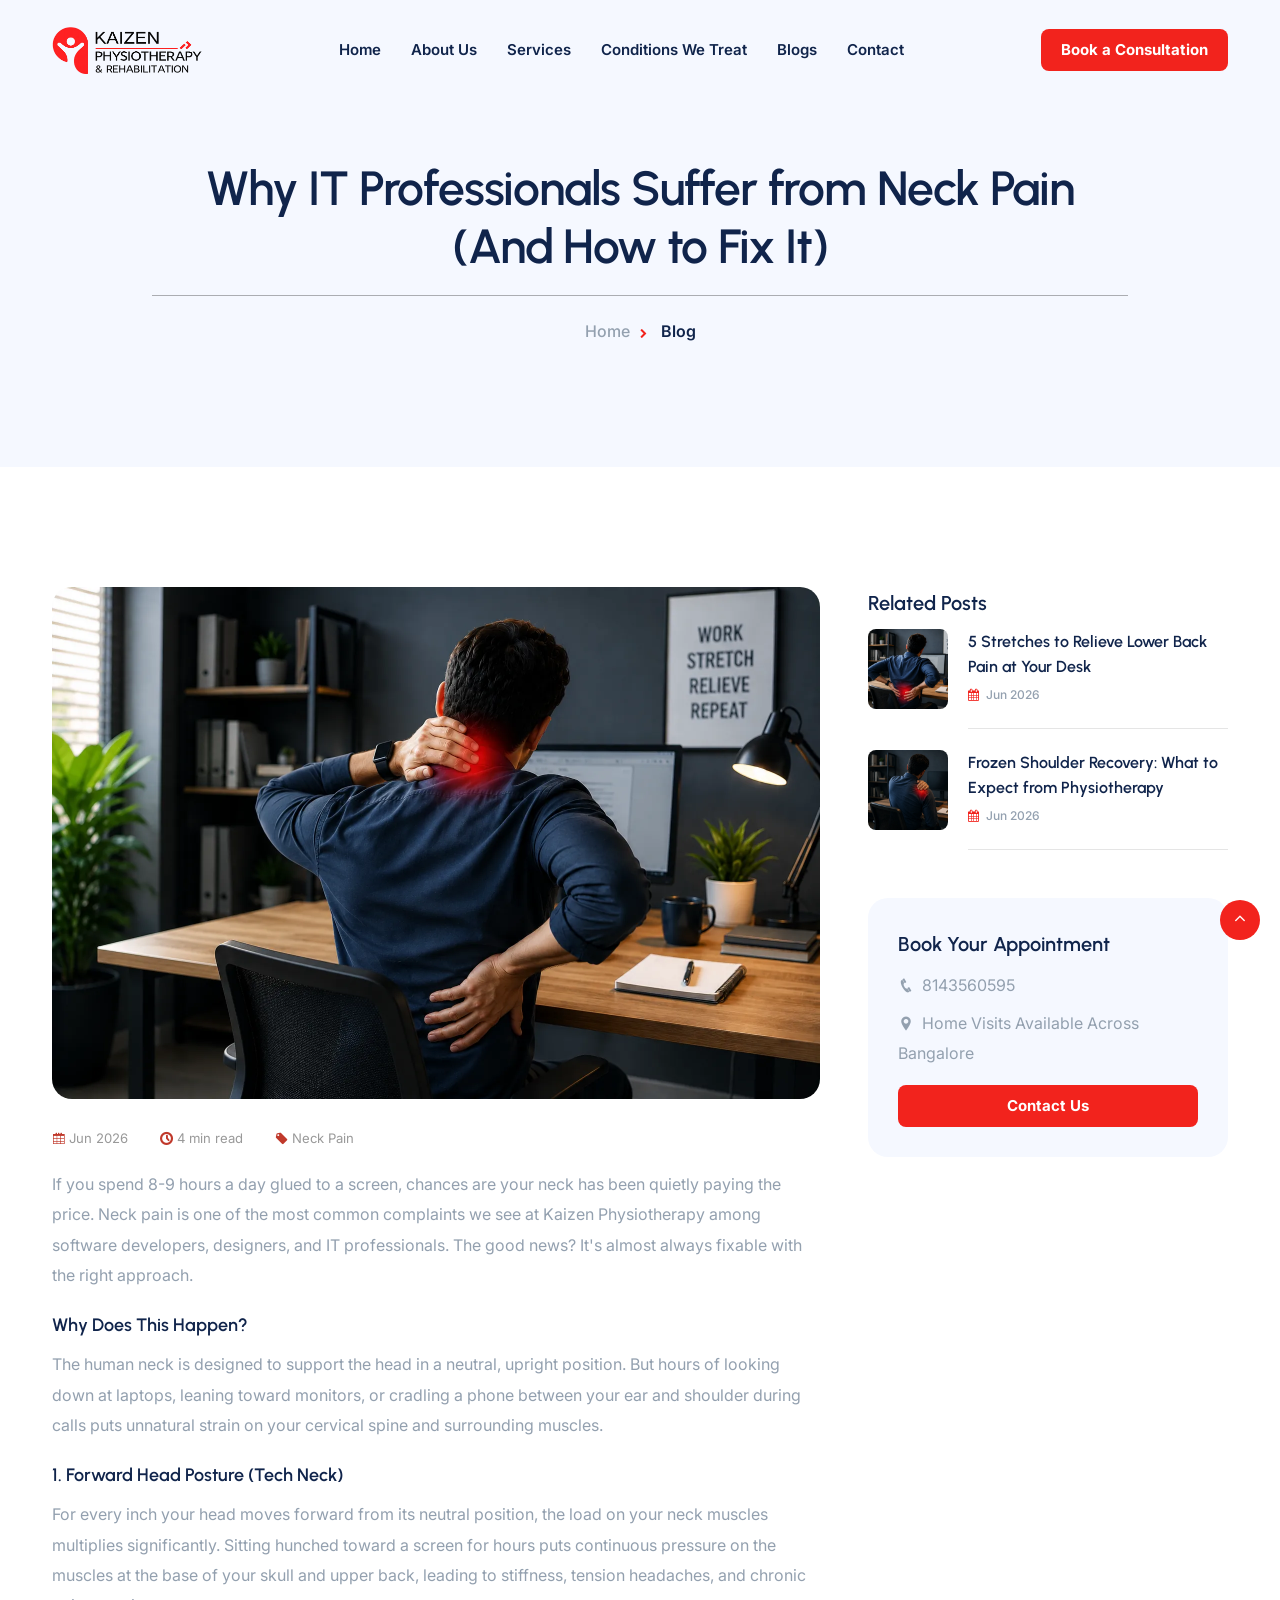
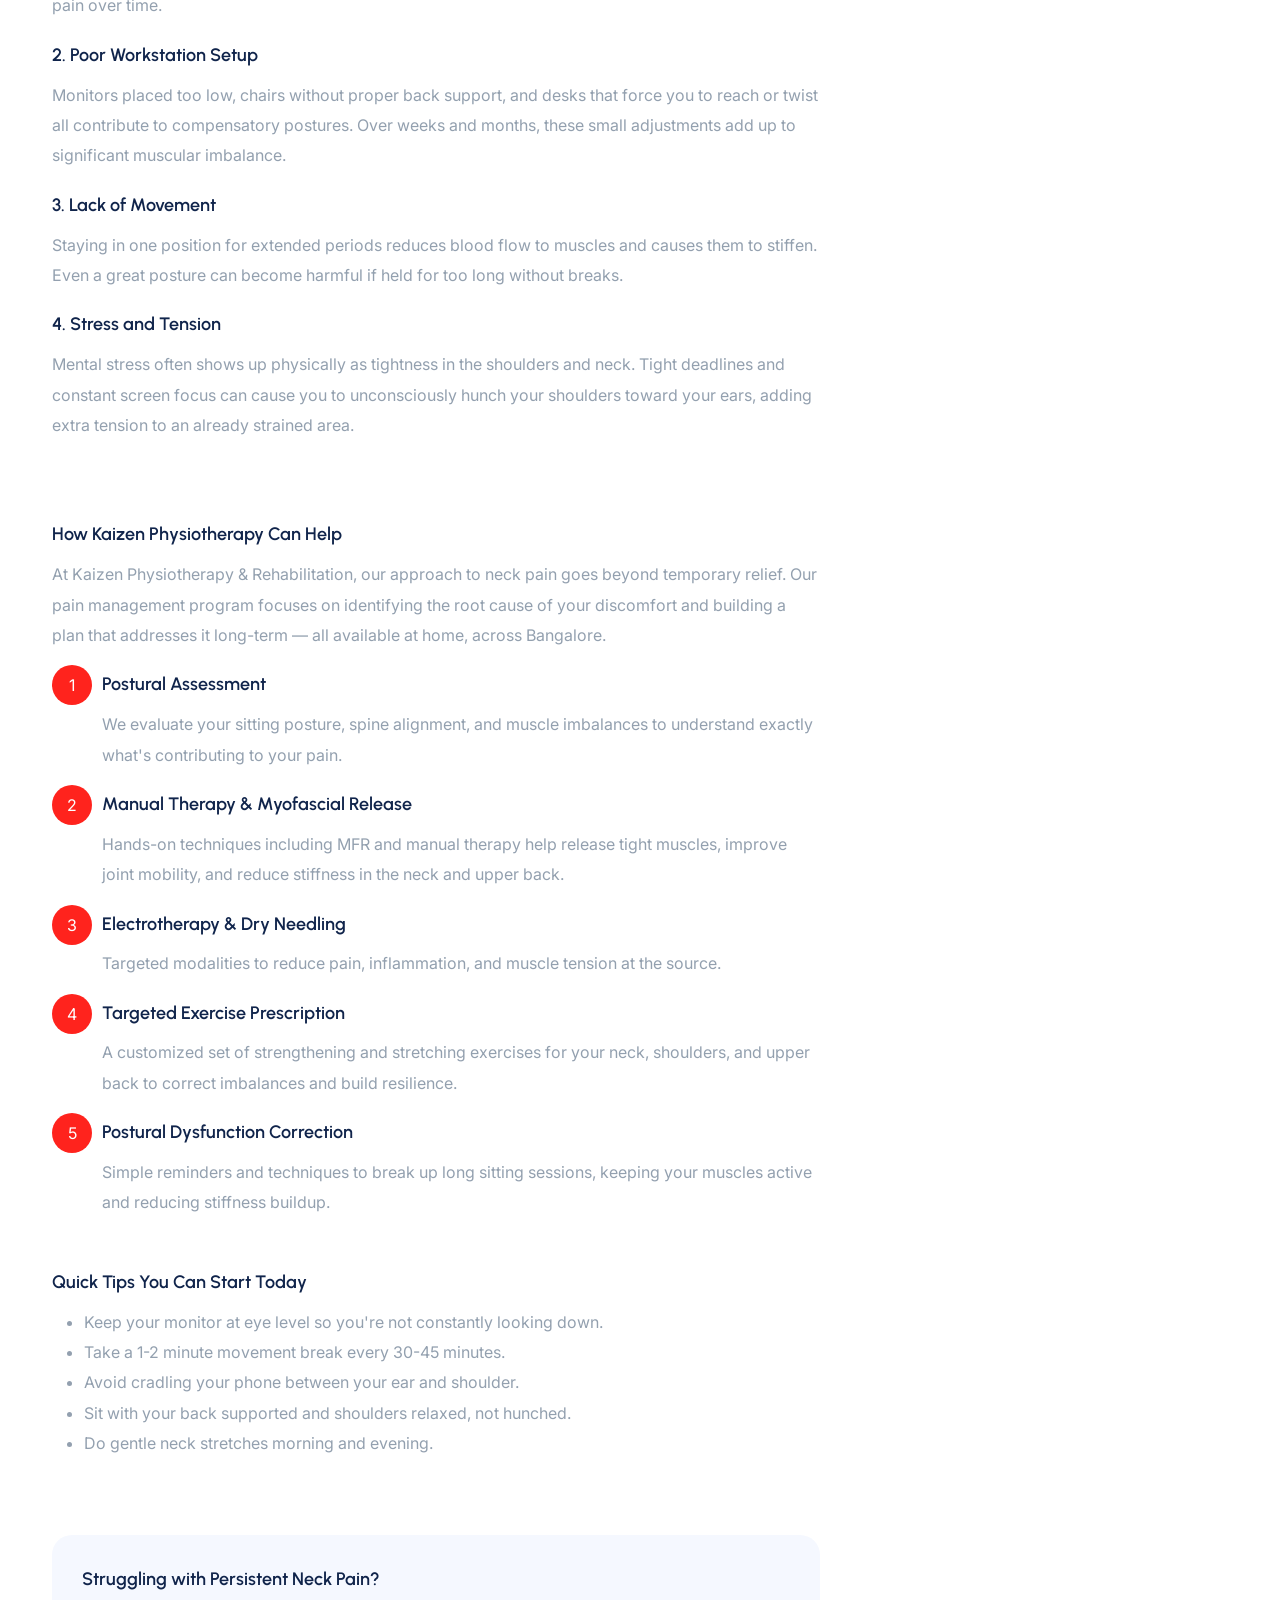
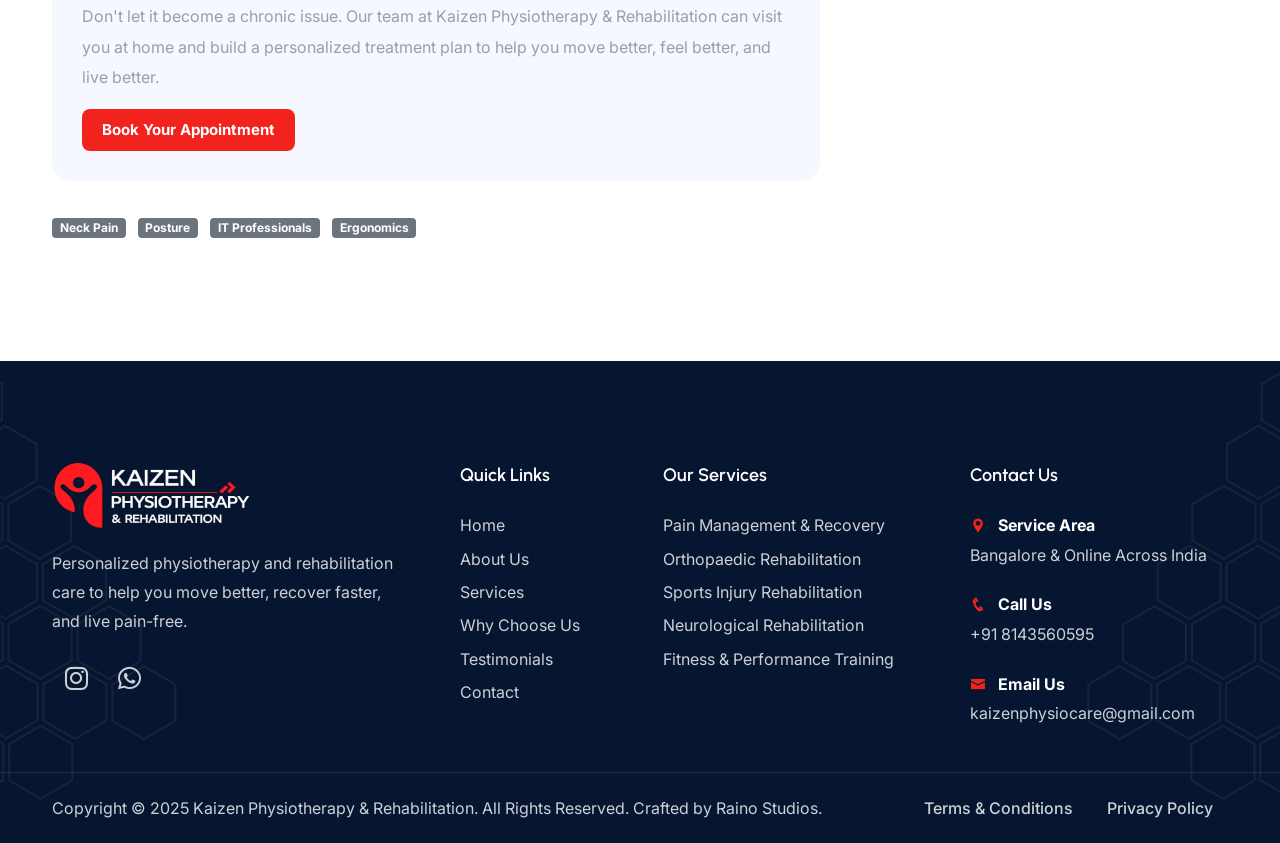
<file: blog/blog-neck-pain-it-professionals.html>
<!DOCTYPE html>
<html lang="en">

<head>

  <title>Why IT Professionals Suffer from Neck Pain (And How to Fix It)</title>


<meta charset="utf-8" />

  <meta name="viewport" content="width=device-width, initial-scale=1.0" />



<!-- Google tag (gtag.js) -->
<script async src="https://www.googletagmanager.com/gtag/js?id=G-C8G91RZ7FG"></script>
<script>
  window.dataLayer = window.dataLayer || [];
  function gtag(){dataLayer.push(arguments);}
  gtag('js', new Date());

  gtag('config', 'G-C8G91RZ7FG');
</script>



   <meta name="robots" content="index, follow" />
<meta name="author" content="Kaizen Physiotherapy & Rehabilitation" />

<link
  rel="canonical"
  href="https://kaizenphysiocare.com/blog/blog-neck-pain-it-professionals.html"
/>

<meta
  property="og:url"
  content="https://kaizenphysiocare.com/blog/blog-neck-pain-it-professionals.html"
/>

<meta
  property="og:site_name"
  content="Kaizen Physiotherapy & Rehabilitation"
/>

<link
  rel="shortcut icon"
  href="/images/logo/favicon.webp"
  type="image/x-icon"
/>
    <link href="/css/bootstrap.min.css" rel="stylesheet" type="text/css" id="bootstrap">
    <link href="/css/plugins.css" rel="stylesheet" type="text/css">
    <link href="/css/swiper.css" rel="stylesheet" type="text/css">
    <link href="/css/style.css" rel="stylesheet" type="text/css">
    <link id="colors" href="/css/colors/scheme-01.css" rel="stylesheet" type="text/css">

    
</head>

<body>
    <div id="wrapper">
        <a href="#" id="back-to-top"></a>

        <div id="de-loader"></div>
   <!-- Navbar -->
      <header class="transparent header-light scroll-light">
        <div class="container">
          <div class="row">
            <div class="col-md-12">
              <div class="de-flex sm-pt10">
                <div class="de-flex-col">
                  <div
                    id="logo"
                    style="background-size: cover; background-repeat: no-repeat"
                  >
                    <a href="/">
                      <img
                        class="logo-main"
                        src="/images/logo/logo-scroll.webp"
                        alt=""
                      />
                      <img
                        class="logo-scroll"
                        src="/images/logo/logo-scroll.webp"
                        alt=""
                      />
                      <img class="logo-mobile" src="/images/logo/logo-scroll.webp" alt="" />
                    </a>
                  </div>
                </div>

                <div class="de-flex-col header-col-mid" style="flex: 1">
                  <!-- mainmenu begin -->
                  <!-- Navbar -->
                  <ul id="mainmenu">
                    <li>
                      <a class="menu-item" href="/">Home</a>
                    </li>

                    <li>
                      <a class="menu-item" href="/#about-us">About Us</a>
                    </li>

                    <li>
                      <a class="menu-item" href="/#our-services">Services</a>
                    </li>

                    <li>
                      <a class="menu-item" href="/#conditions"
                        >Conditions We Treat
                      </a>
                    </li>

                    <li>
                      <a class="menu-item" href="/#blog">Blogs </a>
                    </li>

                    <li>
                      <a class="menu-item" href="/contact.html">Contact</a>
                    </li>
                  </ul>
                  <!-- mainmenu end -->
                </div>

                <div class="de-flex-col">
                  <div class="menu_side_area">
                    <a
                      href="https://wa.me/918143560595?text=Hello%20Kaizen%20Physiotherapy,%20I%20would%20like%20to%20book%20a%20consultation."
                      class="btn-main fx-slide"
                    >
                      <span>Book a Consultation</span>
                    </a>
                    <span id="menu-btn"></span>
                  </div>
                </div>
              </div>
            </div>
          </div>
        </div>
      </header>
       

        <!-- content begin -->
        <div class="no-bottom no-top" id="content">

            <div id="top"></div>

            <!-- subheader -->
            <section id="subheader" class="section-light text-center">
                <div class="container relative z-2">
                    <div class="row justify-content-center">
                        <div class="col-lg-10">
                            <h2 class="wow fadeInUp">Why IT Professionals Suffer from Neck Pain (And How to Fix It)</h2>
                            <div class="border-bottom my-3"></div>
                            <ul class="crumb wow fadeInDown">
                                <li><a href="index.html">Home</a></li>
                                <li class="active">Blog</li>
                            </ul>
                        </div>
                    </div>
                </div>
            </section>

            <!-- blog content -->
            <section>
                <div class="container">
                    <div class="row gx-5">
                        <div class="col-lg-8">
                            <div class="blog-read">

                                <div class="post-text">

                                    <img src="/images/blog/blog-thumbnail/blog-one.webp" class="w-100 mb-4 rounded-1" alt="Neck pain in IT professionals">

                                    <div class="blog-meta mb-3">
                                        <span><i class="icofont-calendar me-1"></i>Jun 2026</span>
                                        <span class="ms-3"><i class="icofont-ui-clock me-1"></i>4 min read</span>
                                        <span class="ms-3"><i class="icofont-tag me-1"></i>Neck Pain</span>
                                    </div>

                                    <p>If you spend 8-9 hours a day glued to a screen, chances are your neck has been quietly paying the price. Neck pain is one of the most common complaints we see at Kaizen Physiotherapy among software developers, designers, and IT professionals. The good news? It's almost always fixable with the right approach.</p>

                                    <h5>Why Does This Happen?</h5>
                                    <p>The human neck is designed to support the head in a neutral, upright position. But hours of looking down at laptops, leaning toward monitors, or cradling a phone between your ear and shoulder during calls puts unnatural strain on your cervical spine and surrounding muscles.</p>

                                    

                                    <h5>1. Forward Head Posture (Tech Neck)</h5>
                                    <p>For every inch your head moves forward from its neutral position, the load on your neck muscles multiplies significantly. Sitting hunched toward a screen for hours puts continuous pressure on the muscles at the base of your skull and upper back, leading to stiffness, tension headaches, and chronic pain over time.</p>

                                    <h5>2. Poor Workstation Setup</h5>
                                    <p>Monitors placed too low, chairs without proper back support, and desks that force you to reach or twist all contribute to compensatory postures. Over weeks and months, these small adjustments add up to significant muscular imbalance.</p>

                                    <h5>3. Lack of Movement</h5>
                                    <p>Staying in one position for extended periods reduces blood flow to muscles and causes them to stiffen. Even a great posture can become harmful if held for too long without breaks.</p>

                                    <h5>4. Stress and Tension</h5>
                                    <p>Mental stress often shows up physically as tightness in the shoulders and neck. Tight deadlines and constant screen focus can cause you to unconsciously hunch your shoulders toward your ears, adding extra tension to an already strained area.</p>

                                    <div class="spacer-double"></div>

                                    <h5>How Kaizen Physiotherapy Can Help</h5>
                                    <p>At Kaizen Physiotherapy & Rehabilitation, our approach to neck pain goes beyond temporary relief. Our pain management program focuses on identifying the root cause of your discomfort and building a plan that addresses it long-term — all available at home, across Bangalore.</p>

                                    <ol class="ol-style-1">
                                        <li><h5>Postural Assessment</h5>
                                            We evaluate your sitting posture, spine alignment, and muscle imbalances to understand exactly what's contributing to your pain.
                                        </li>
                                        <li><h5>Manual Therapy & Myofascial Release</h5>
                                            Hands-on techniques including MFR and manual therapy help release tight muscles, improve joint mobility, and reduce stiffness in the neck and upper back.
                                        </li>
                                        <li><h5>Electrotherapy & Dry Needling</h5>
                                            Targeted modalities to reduce pain, inflammation, and muscle tension at the source.
                                        </li>
                                        <li><h5>Targeted Exercise Prescription</h5>
                                            A customized set of strengthening and stretching exercises for your neck, shoulders, and upper back to correct imbalances and build resilience.
                                        </li>
                                        <li><h5>Postural Dysfunction Correction</h5>
                                            Simple reminders and techniques to break up long sitting sessions, keeping your muscles active and reducing stiffness buildup.
                                        </li>
                                    </ol>

                                    <div class="spacer-single"></div>

                                    <h5>Quick Tips You Can Start Today</h5>
                                    <ul class="ul-style-1">
                                        <li>Keep your monitor at eye level so you're not constantly looking down.</li>
                                        <li>Take a 1-2 minute movement break every 30-45 minutes.</li>
                                        <li>Avoid cradling your phone between your ear and shoulder.</li>
                                        <li>Sit with your back supported and shoulders relaxed, not hunched.</li>
                                        <li>Do gentle neck stretches morning and evening.</li>
                                    </ul>

                                    <div class="spacer-double"></div>

                                    <div class="section-light p-30 rounded-1">
                                        <h5 class="mb-2">Struggling with Persistent Neck Pain?</h5>
                                        <p class="mb-3">Don't let it become a chronic issue. Our team at Kaizen Physiotherapy & Rehabilitation can visit you at home and build a personalized treatment plan to help you move better, feel better, and live better.</p>
                                        <a href="contact.html" class="btn-main fx-slide"><span>Book Your Appointment</span></a>
                                    </div>

                                </div>

                            </div>

                            <div class="spacer-single"></div>

                            <!-- tags -->
                            <div class="blog-tags">
                                <span class="badge bg-secondary me-2">Neck Pain</span>
                                <span class="badge bg-secondary me-2">Posture</span>
                                <span class="badge bg-secondary me-2">IT Professionals</span>
                                <span class="badge bg-secondary me-2">Ergonomics</span>
                            </div>

                        </div>

                        <div class="col-lg-4">
  <div class="blog-sidebar-sticky">

    <!-- related posts -->
    <div class="widget widget-post">
      <h4>Related Posts</h4>
      <ul class="de-bloglist-type-1">
        <li>
          <div class="d-image">
            <img src="/images/blog/blog-thumbnail/blog-two.webp" alt="">
          </div>
          <div class="d-content">
            <a href="blog-desk-stretches-back-pain.html"><h4>5 Stretches to Relieve Lower Back Pain at Your Desk</h4></a>
            <div class="d-date">Jun 2026</div>
          </div>
        </li>
        <li>
          <div class="d-image">
            <img src="/images/blog/blog-thumbnail/blog-three.webp" alt="">
          </div>
          <div class="d-content">
            <a href="blog-frozen-shoulder-recovery.html"><h4>Frozen Shoulder Recovery: What to Expect from Physiotherapy</h4></a>
            <div class="d-date">Jun 2026</div>
          </div>
        </li>
      </ul>
    </div>

    <!-- contact widget -->
    <div class="widget section-light p-30 rounded-1">
      <h4>Book Your Appointment</h4>
      <p class="mb-2">
        <a href="tel:+918143560595" style="color: inherit; text-decoration: none;">
          <i class="icofont-phone me-2"></i>8143560595
        </a>
      </p>
      <p class="mb-3">
        <a href="https://wa.me/918143560595?text=Hello%20Kaizen%20Physiotherapy,%20I%20would%20like%20to%20book%20a%20consultation." target="_blank" style="color: inherit; text-decoration: none;">
          <i class="icofont-location-pin me-2"></i>Home Visits Available Across Bangalore
        </a>
      </p>
      <a href="/contact.html" class="btn-main fx-slide w-100 text-center"><span>Contact Us</span></a>
    </div>

  </div>
</div>
                    </div>
                </div>
            </section>

        </div>
        <!-- content end -->

         <!-- footer begin -->

     <footer class="section-dark overflow-hidden position-relative">
        <img
          class="position-absolute d-none d-md-block"
          style="left: 0; top: -20%; z-index: 10"
          src="/images/misc/shape-left.webp"
          alt=""
        />
        <img
          class="position-absolute d-none d-md-block"
          style="right: 0; top: -20%"
          src="/images/misc/shape-right.webp"
          alt=""
        />

        <div class="container">
          <div class="row gx-5">
            <!-- About -->
            <div
              style="z-index: 20"
              class="col-lg-4 position-relative col-sm-6 mb-4"
            >
              <img
                width="200"
                src="/images/logo/logo-light.webp"
                alt="Kaizen Physiotherapy"
              />
              <div class="spacer-20"></div>
              <p>
                Personalized physiotherapy and rehabilitation care to help you
                move better, recover faster, and live pain-free.
              </p>
              <div class="social-icons mb-sm-30 position-relative">
                <a
                  href="https://www.instagram.com/kaizenphysio_therapy/"
                  target="_blank"
                  aria-label="Instagram"
                >
                  <i class="fa-brands fa-instagram"></i>
                </a>
                <a
                  href="https://wa.me/918143560595?text=Hello,%20I%20would%20like%20to%20know%20more%20about%20your%20physiotherapy%20services."
                  target="_blank"
                  aria-label="WhatsApp"
                >
                  <i class="fa-brands fa-whatsapp"></i>
                </a>
              </div>
            </div>

            <!-- Links & Services -->
            <div class="col-lg-5 col-sm-12 mb-4">
              <div class="row">
                <!-- Quick Links -->
                <div class="col-12 col-sm-5 mb-4 mb-sm-0">
                  <div class="widget">
                    <h5>Quick Links</h5>
                    <ul>
                      <li><a href="/">Home</a></li>
                      <li><a href="/#about-us">About Us</a></li>
                      <li><a href="/#our-services">Services</a></li>
                      <li><a href="/#why-choose-us">Why Choose Us</a></li>
                      <li><a href="/#testimonials">Testimonials</a></li>
                      <li><a href="/contact.html">Contact</a></li>
                    </ul>
                  </div>
                </div>

                <!-- Our Services -->
                <div class="col-12 col-sm-6 col-lg-7">
                  <div class="widget">
                    <h5>Our Services</h5>
                    <ul>
                      <li>
                        <a href="/#our-services">Pain Management & Recovery</a>
                      </li>
                      <li>
                        <a href="/#our-services">Orthopaedic Rehabilitation</a>
                      </li>
                      <li>
                        <a href="/#our-services">Sports Injury Rehabilitation</a>
                      </li>
                      <li>
                        <a href="/#our-services">Neurological Rehabilitation</a>
                      </li>
                      <li>
                        <a href="/#our-services">Fitness & Performance Training</a>
                      </li>
                    </ul>
                  </div>
                </div>
              </div>
            </div>

            <!-- Contact -->
            <div style="z-index: 20" class="col-lg-3 position-relative col-sm-6 mb-4">
              <div class="widget">
                <h5>Contact Us</h5>
                <div class="fw-bold text-white">
                  <i class="icofont-location-pin me-2 id-color"></i> Service Area
                </div>
                <p>Bangalore & Online Across India</p>
                <div class="fw-bold text-white">
                  <i class="icofont-phone me-2 id-color"></i> Call Us
                </div>
                <p><a href="tel:+918143560595" style="color: inherit;">+91 8143560595</a></p>
                <div class="fw-bold text-white">
                  <i class="icofont-envelope me-2 id-color"></i> Email Us
                </div>
                <p><a href="mailto:kaizenphysiocare@gmail.com" style="color: inherit;">kaizenphysiocare@gmail.com</a></p>
              </div>
            </div>
          </div>
        </div>

        <div style="z-index: 20" class="subfooter position-relative">
          <div class="container">
            <div class="row">
              <div class="col-md-12">
                <div
                  class="de-flex flex-column flex-md-row align-items-center justify-content-between text-center text-md-start"
                >
                  <div class="de-flex-col mb-4 mb-md-0">
                    Copyright © 2025 Kaizen Physiotherapy & Rehabilitation. All
                    Rights Reserved. Crafted by Raino Studios.
                  </div>
                  <ul class="menu-simple">
                    <li>
                      <a href="terms-and-condition.html">Terms & Conditions</a>
                    </li>
                    <li><a href="privacy-policy.html">Privacy Policy</a></li>
                  </ul>
                </div>
              </div>
            </div>
          </div>
        </div>
      </footer>
        
        <!-- footer end -->
    </div>

   
     <script src="/js/plugins.js"></script>
<script src="/js/controls.js"></script>


<script src="/js/menu.js"></script>
</body>

</html>
</file>
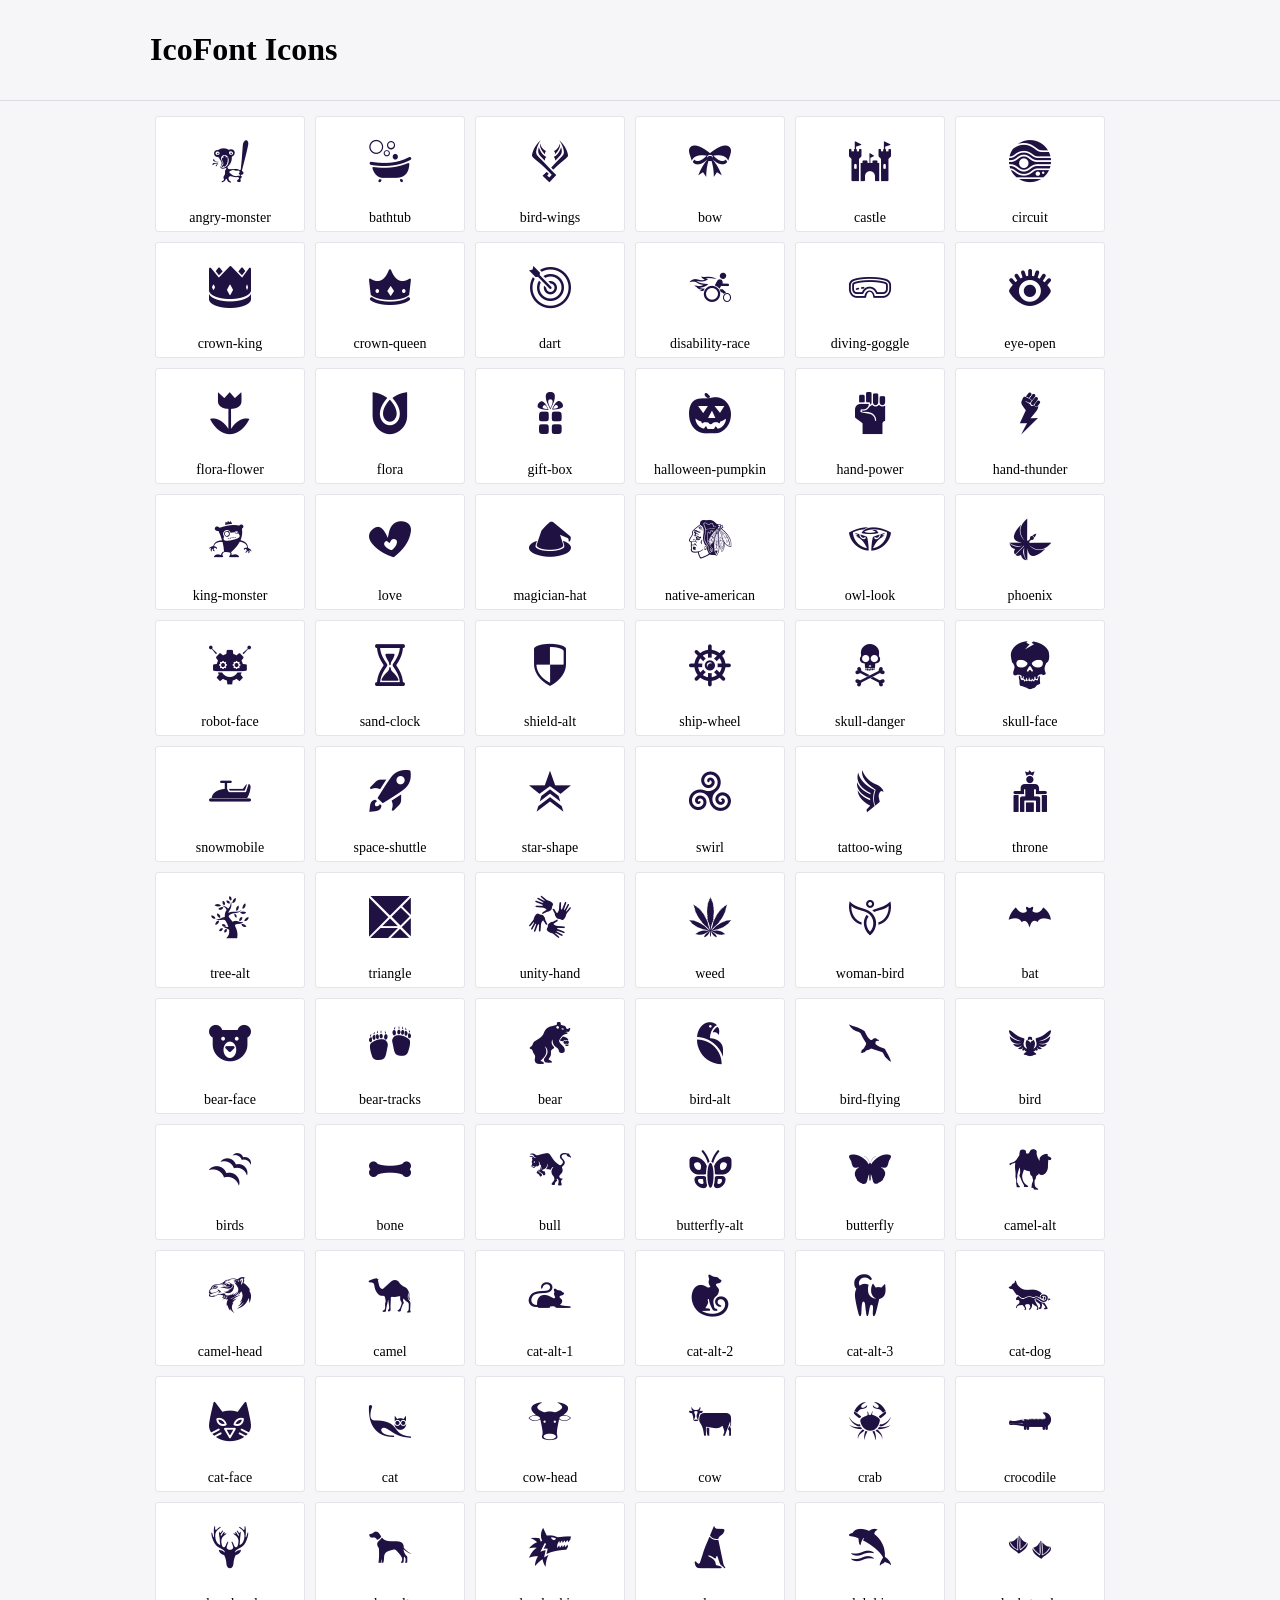
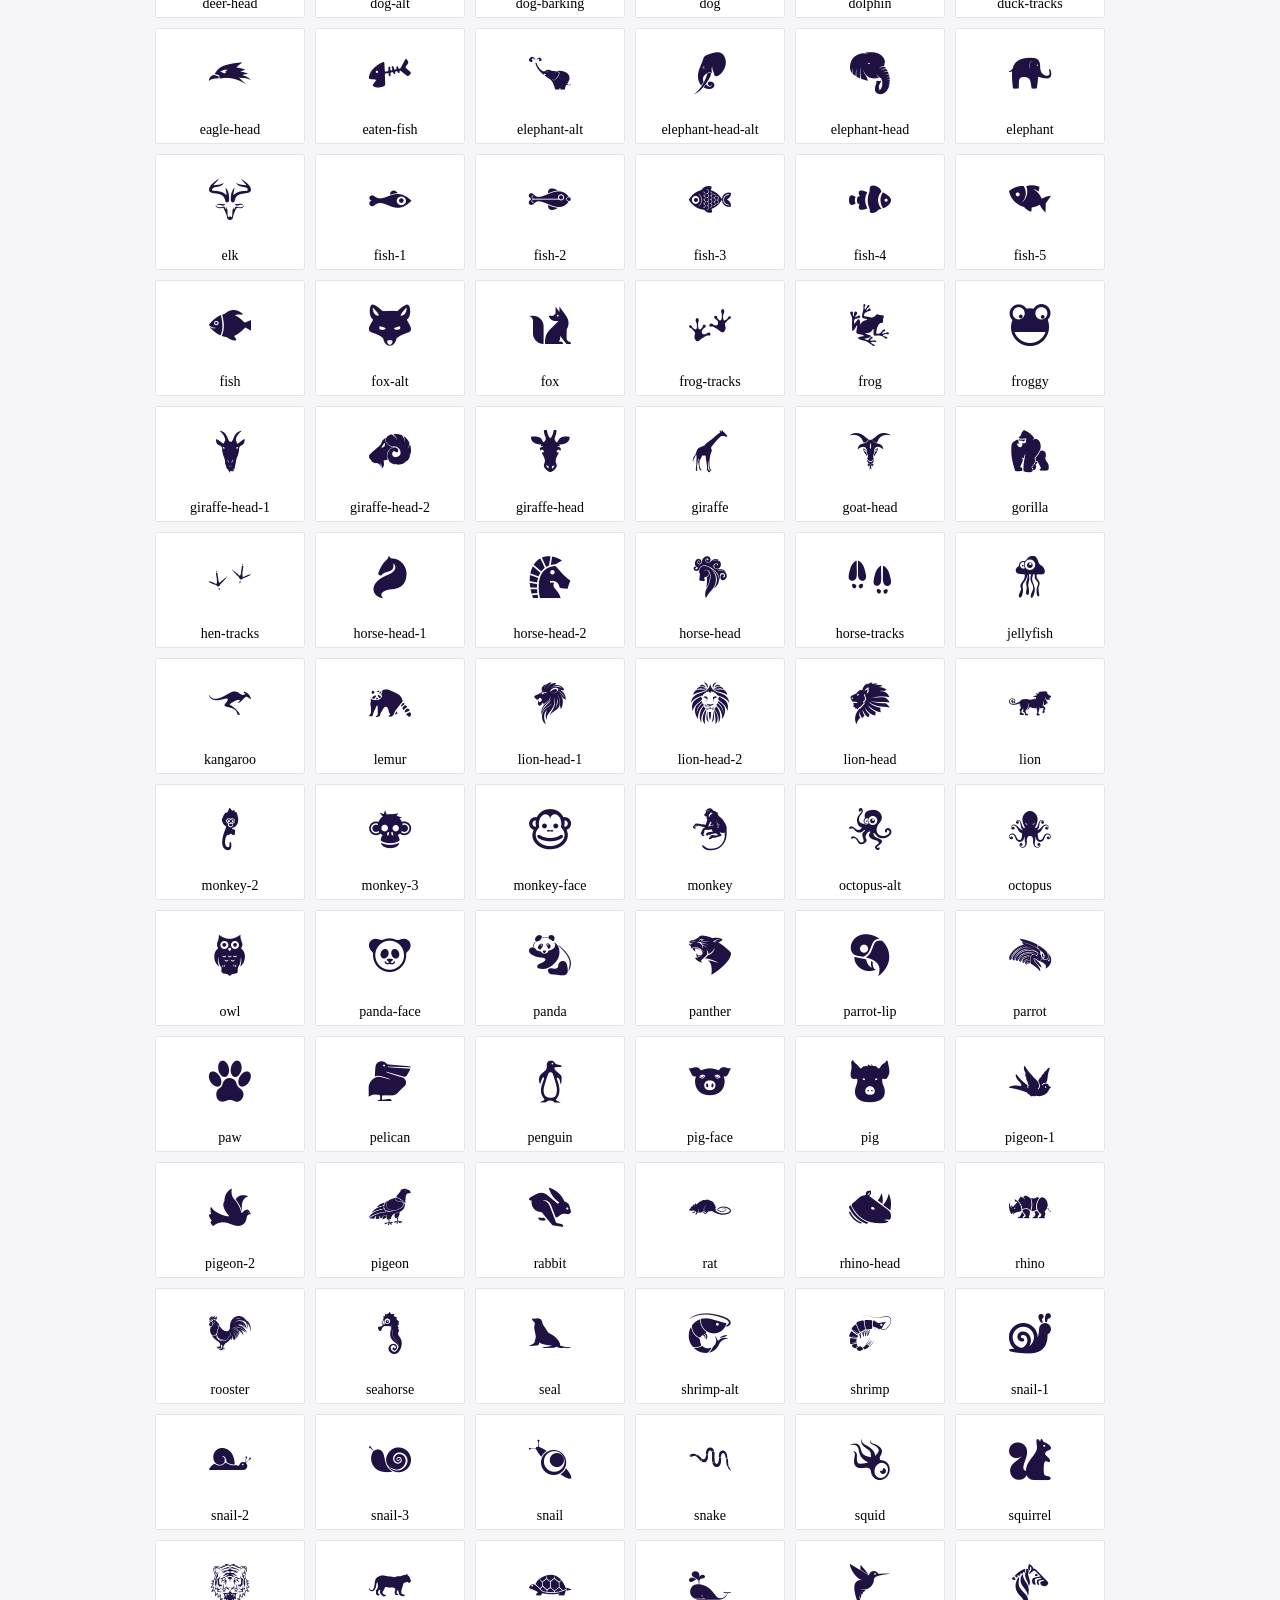
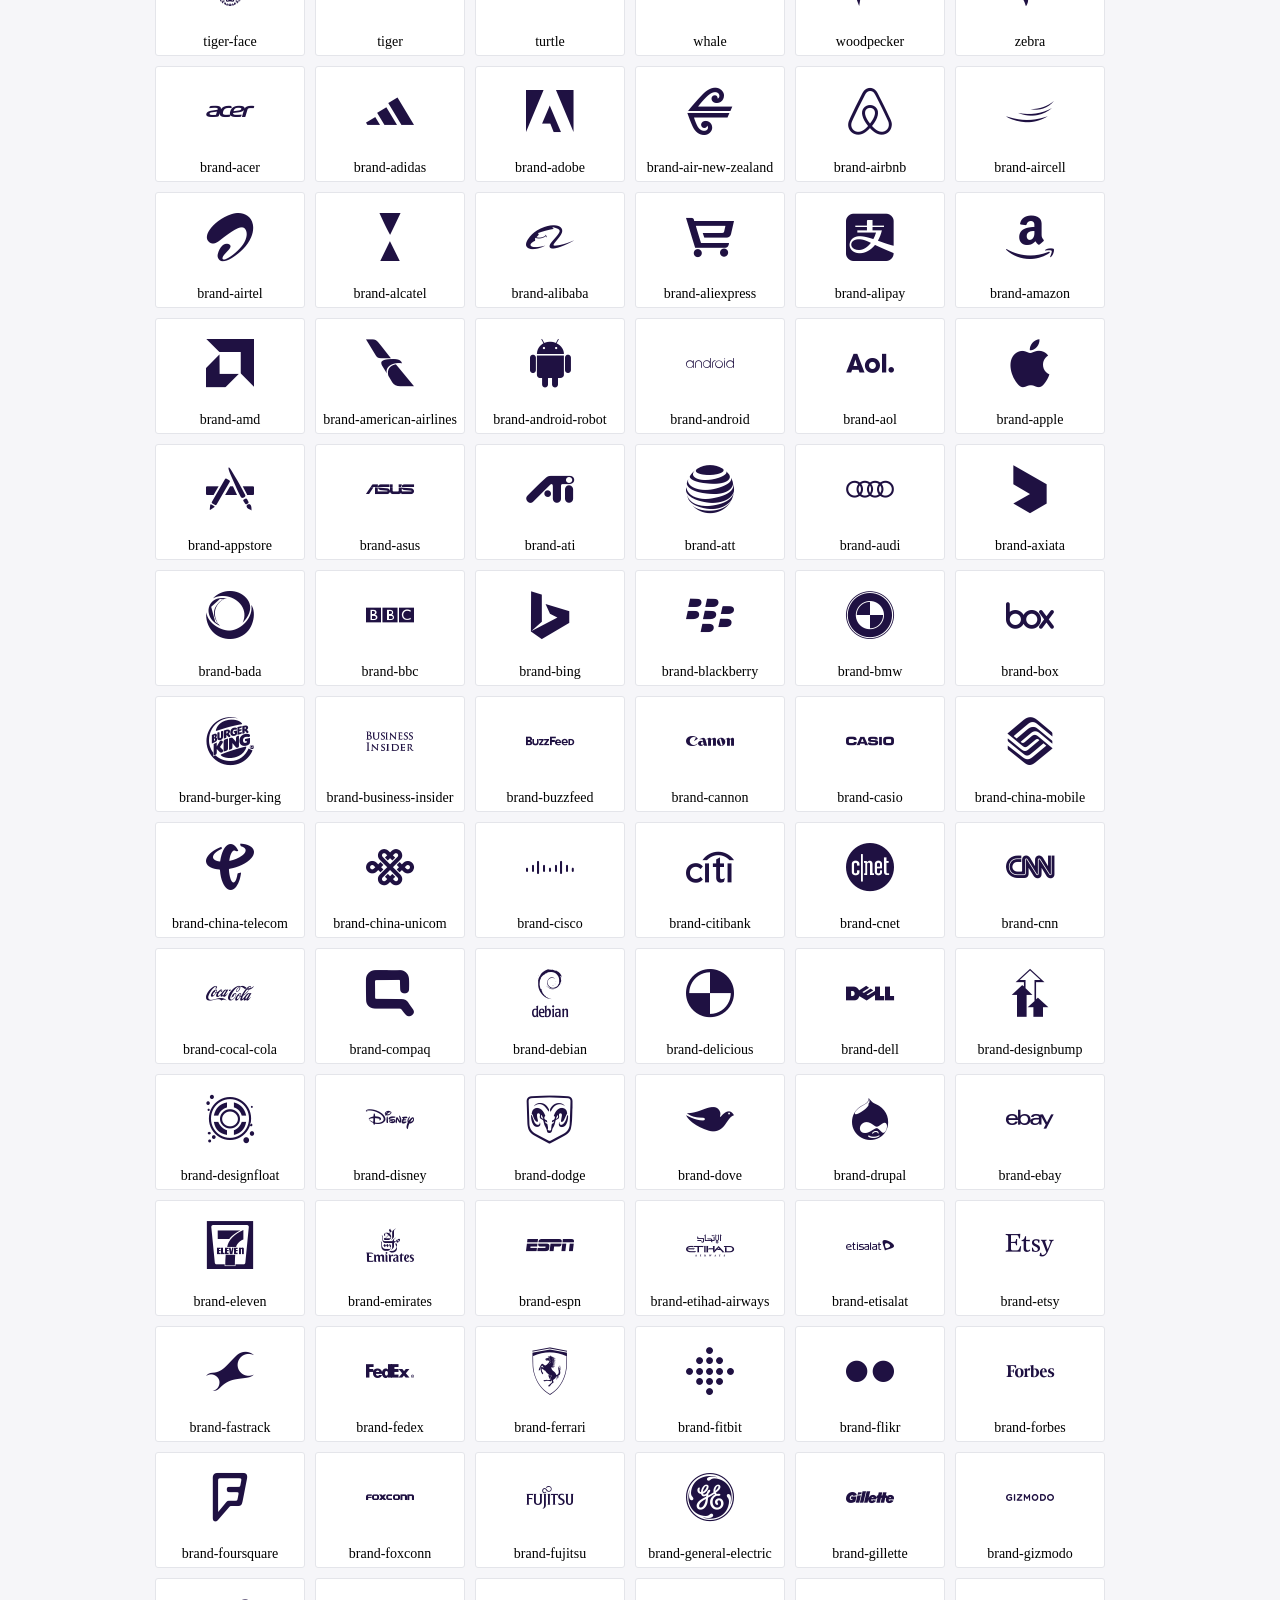
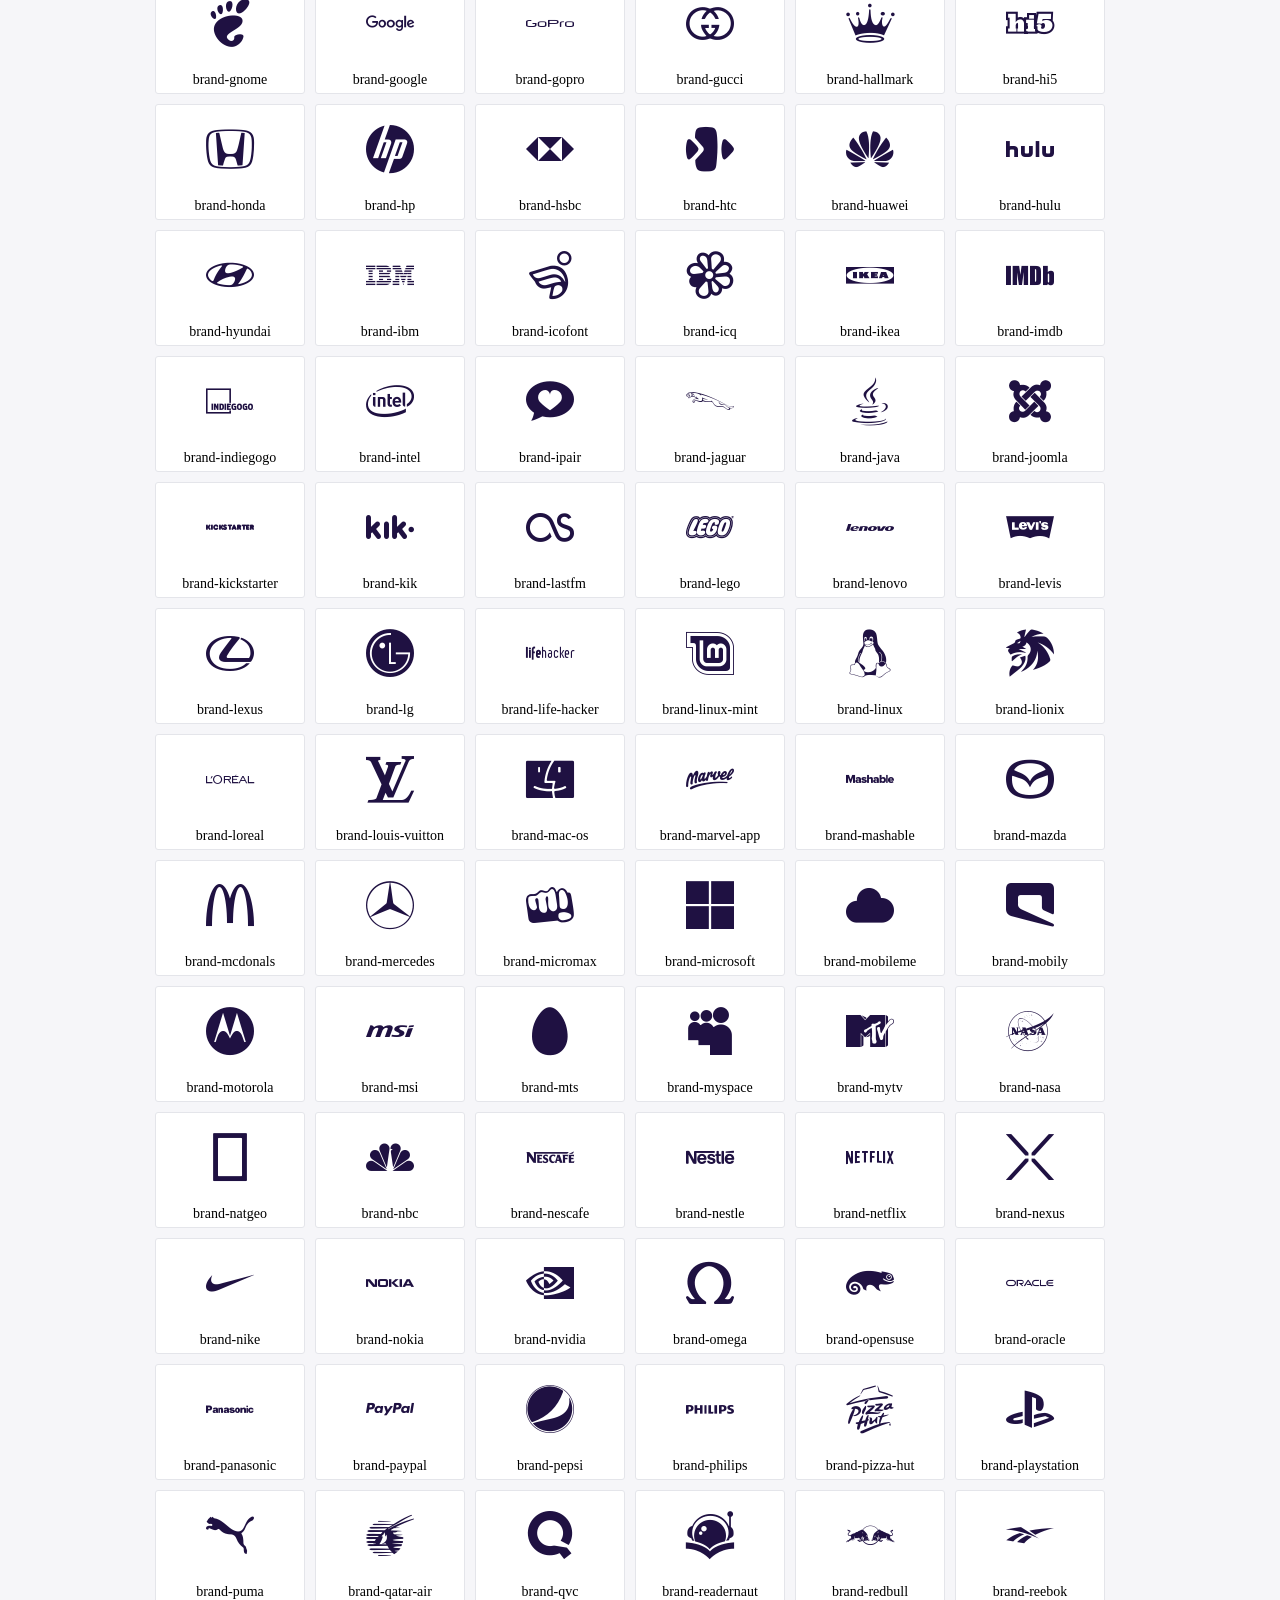
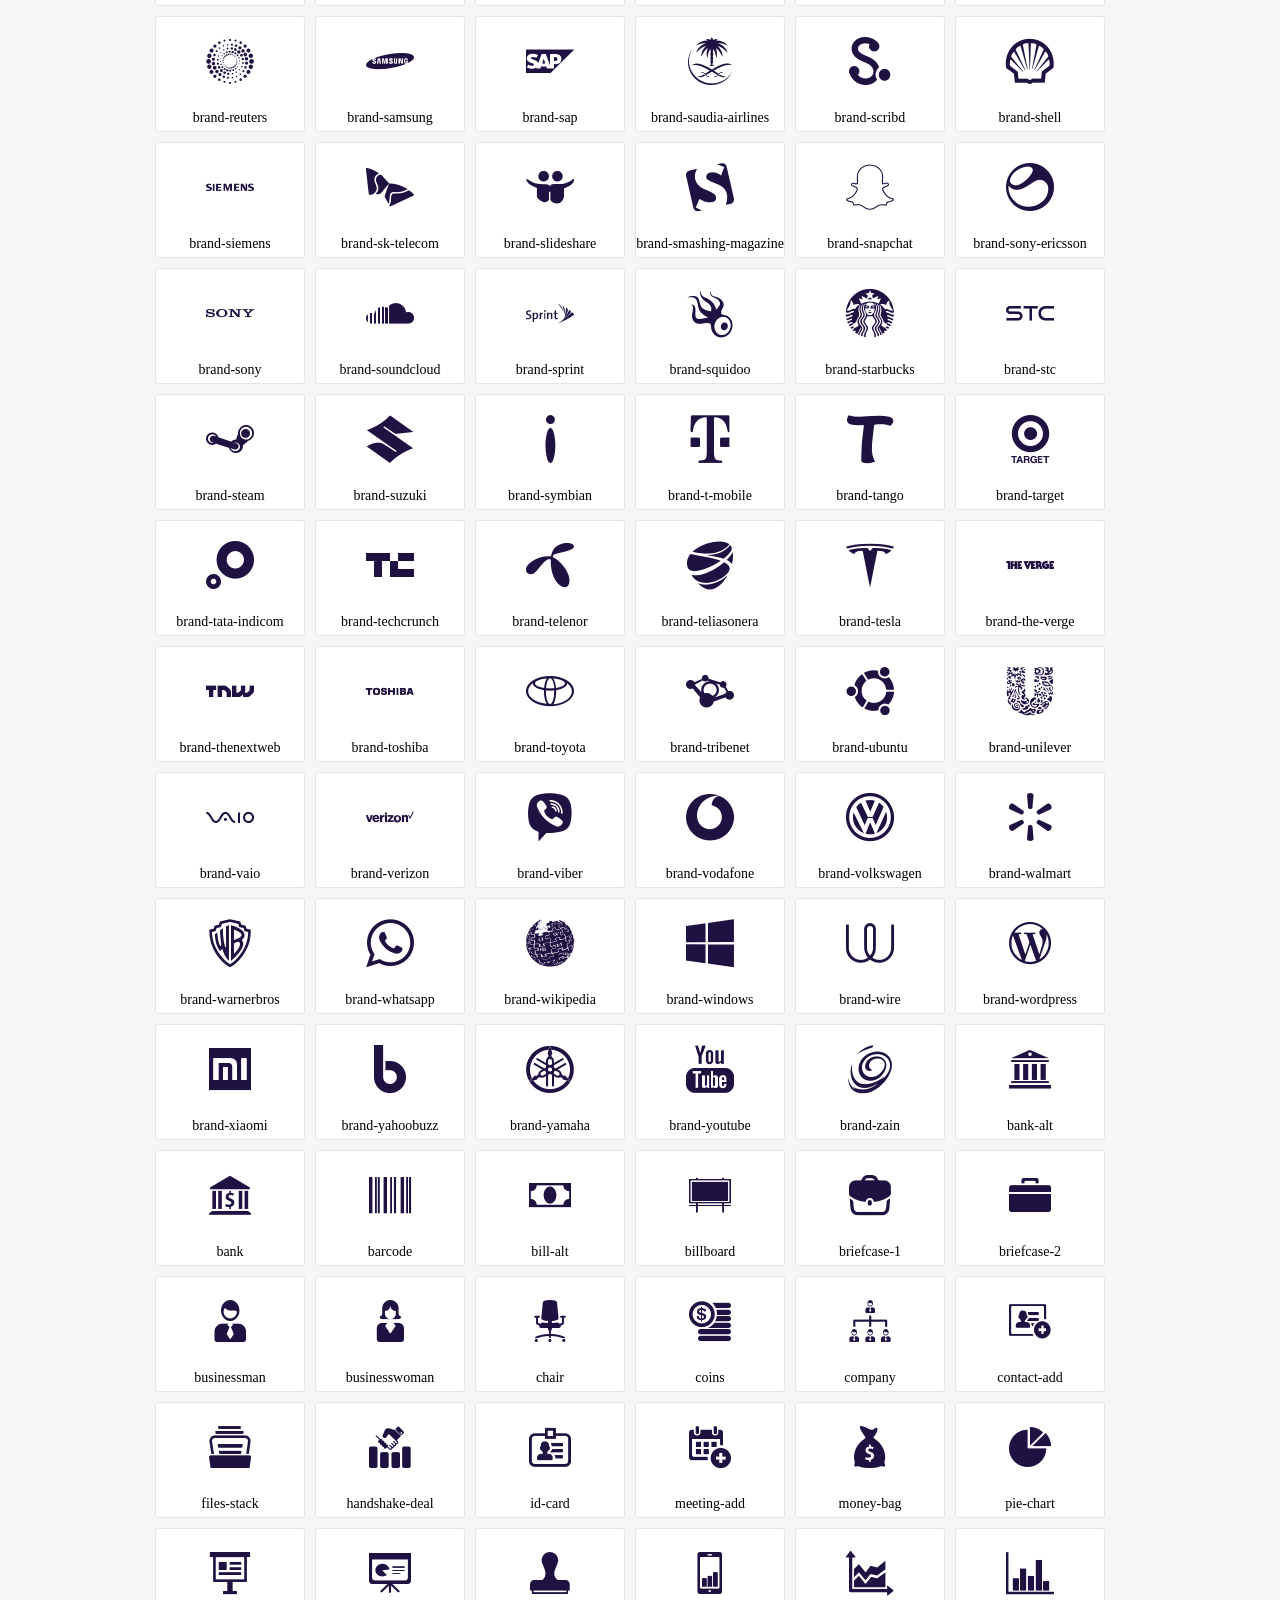
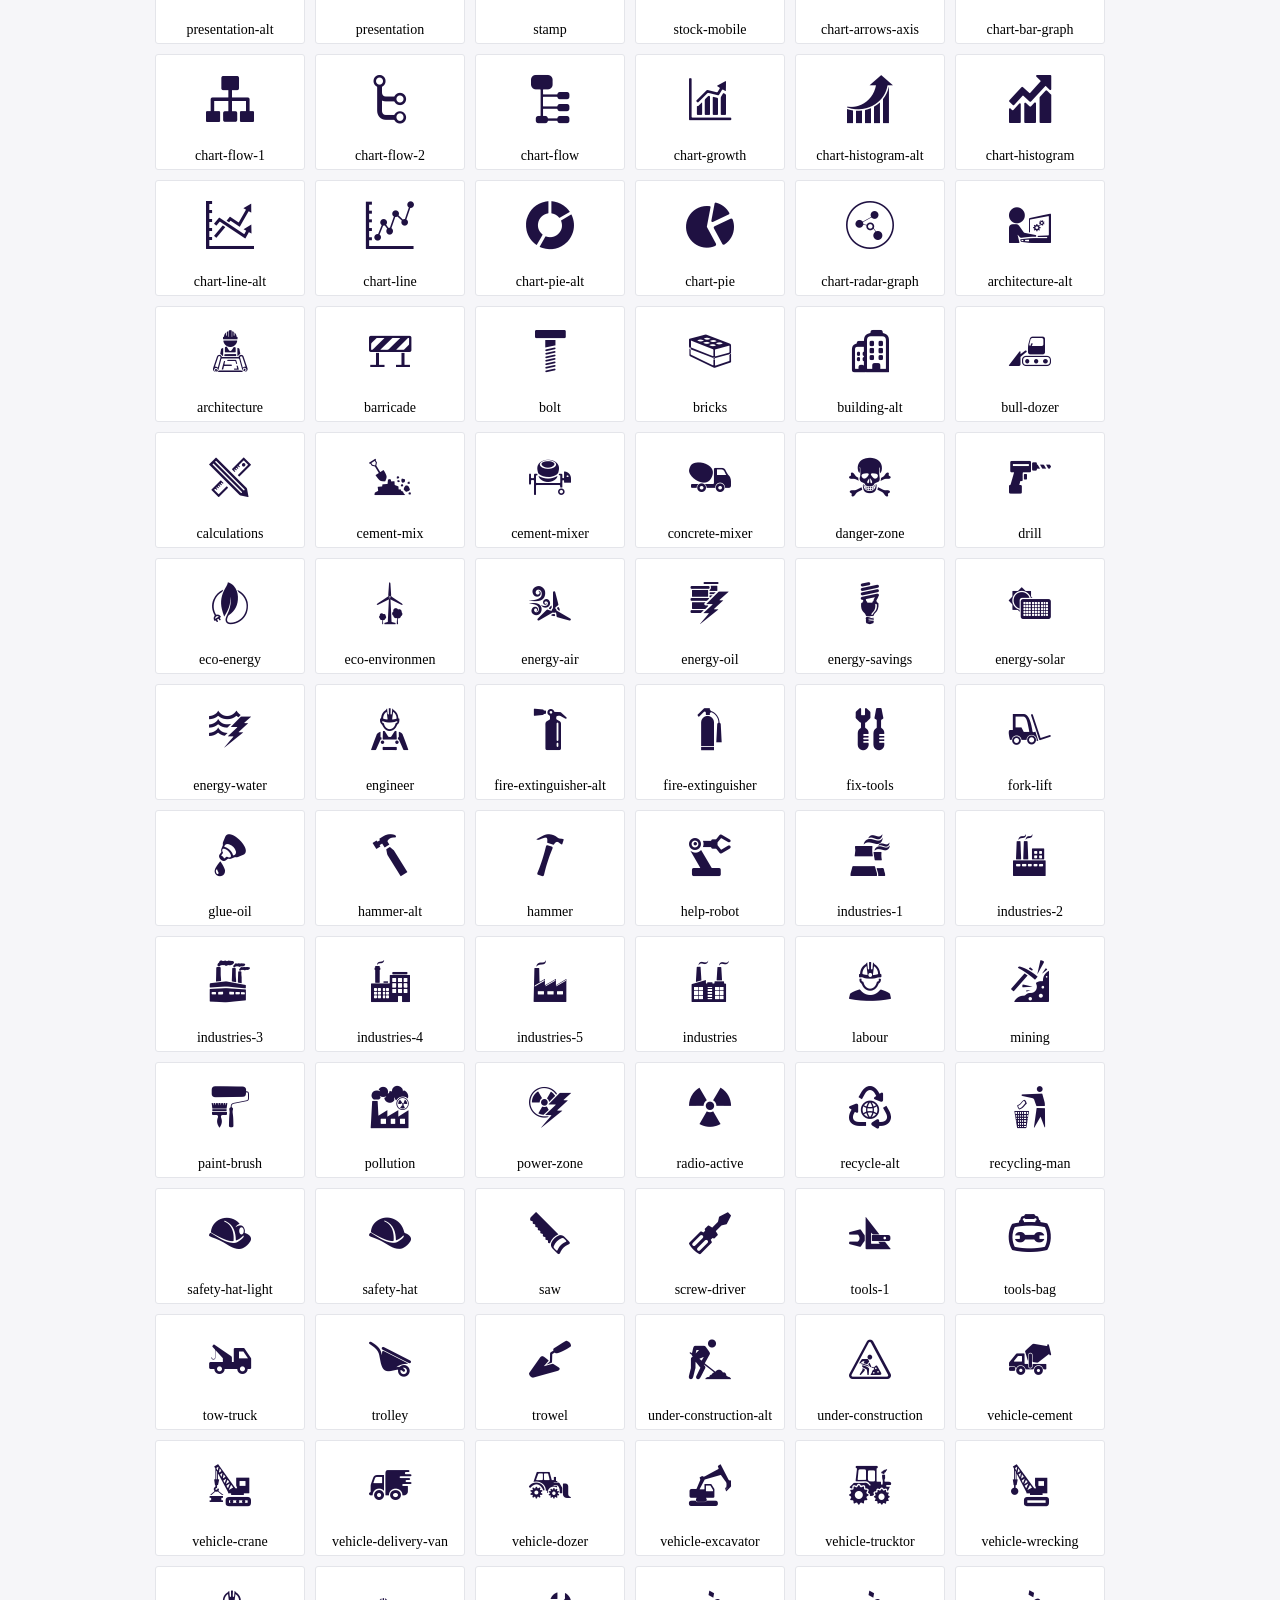
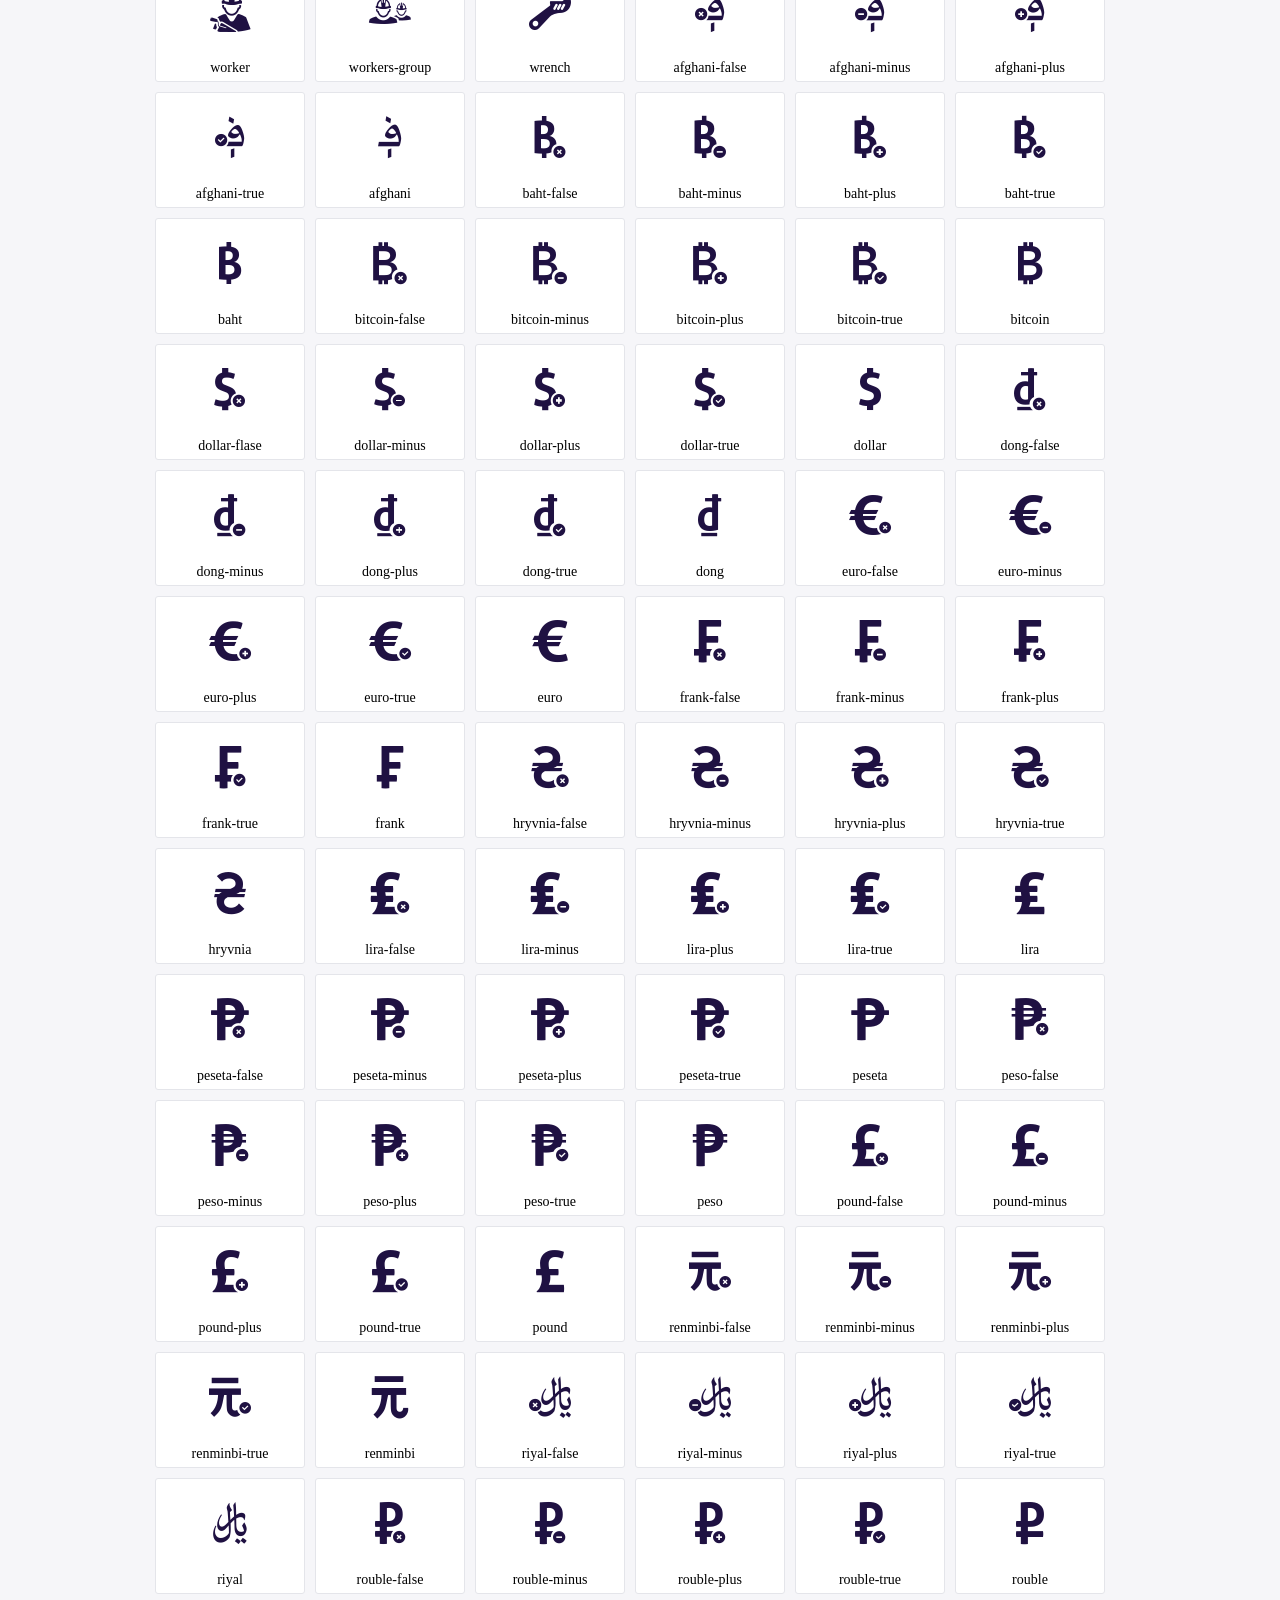
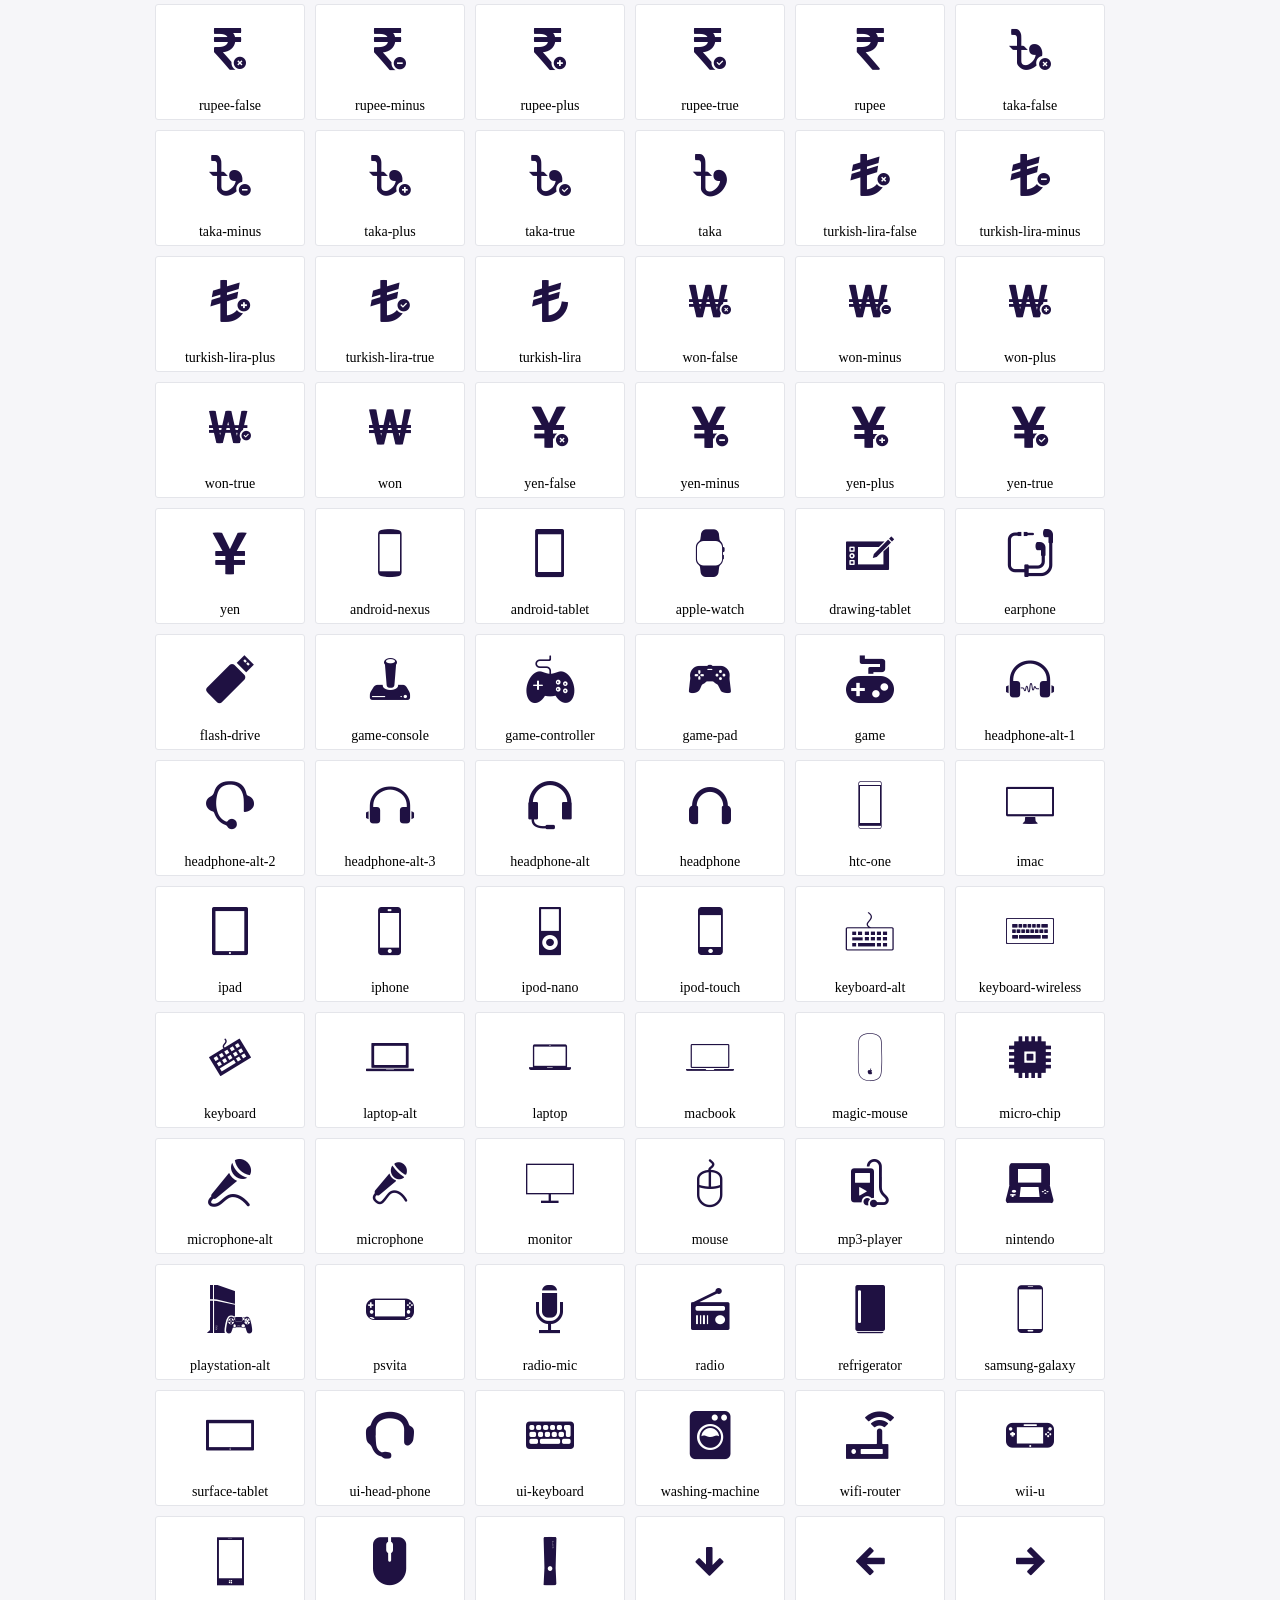
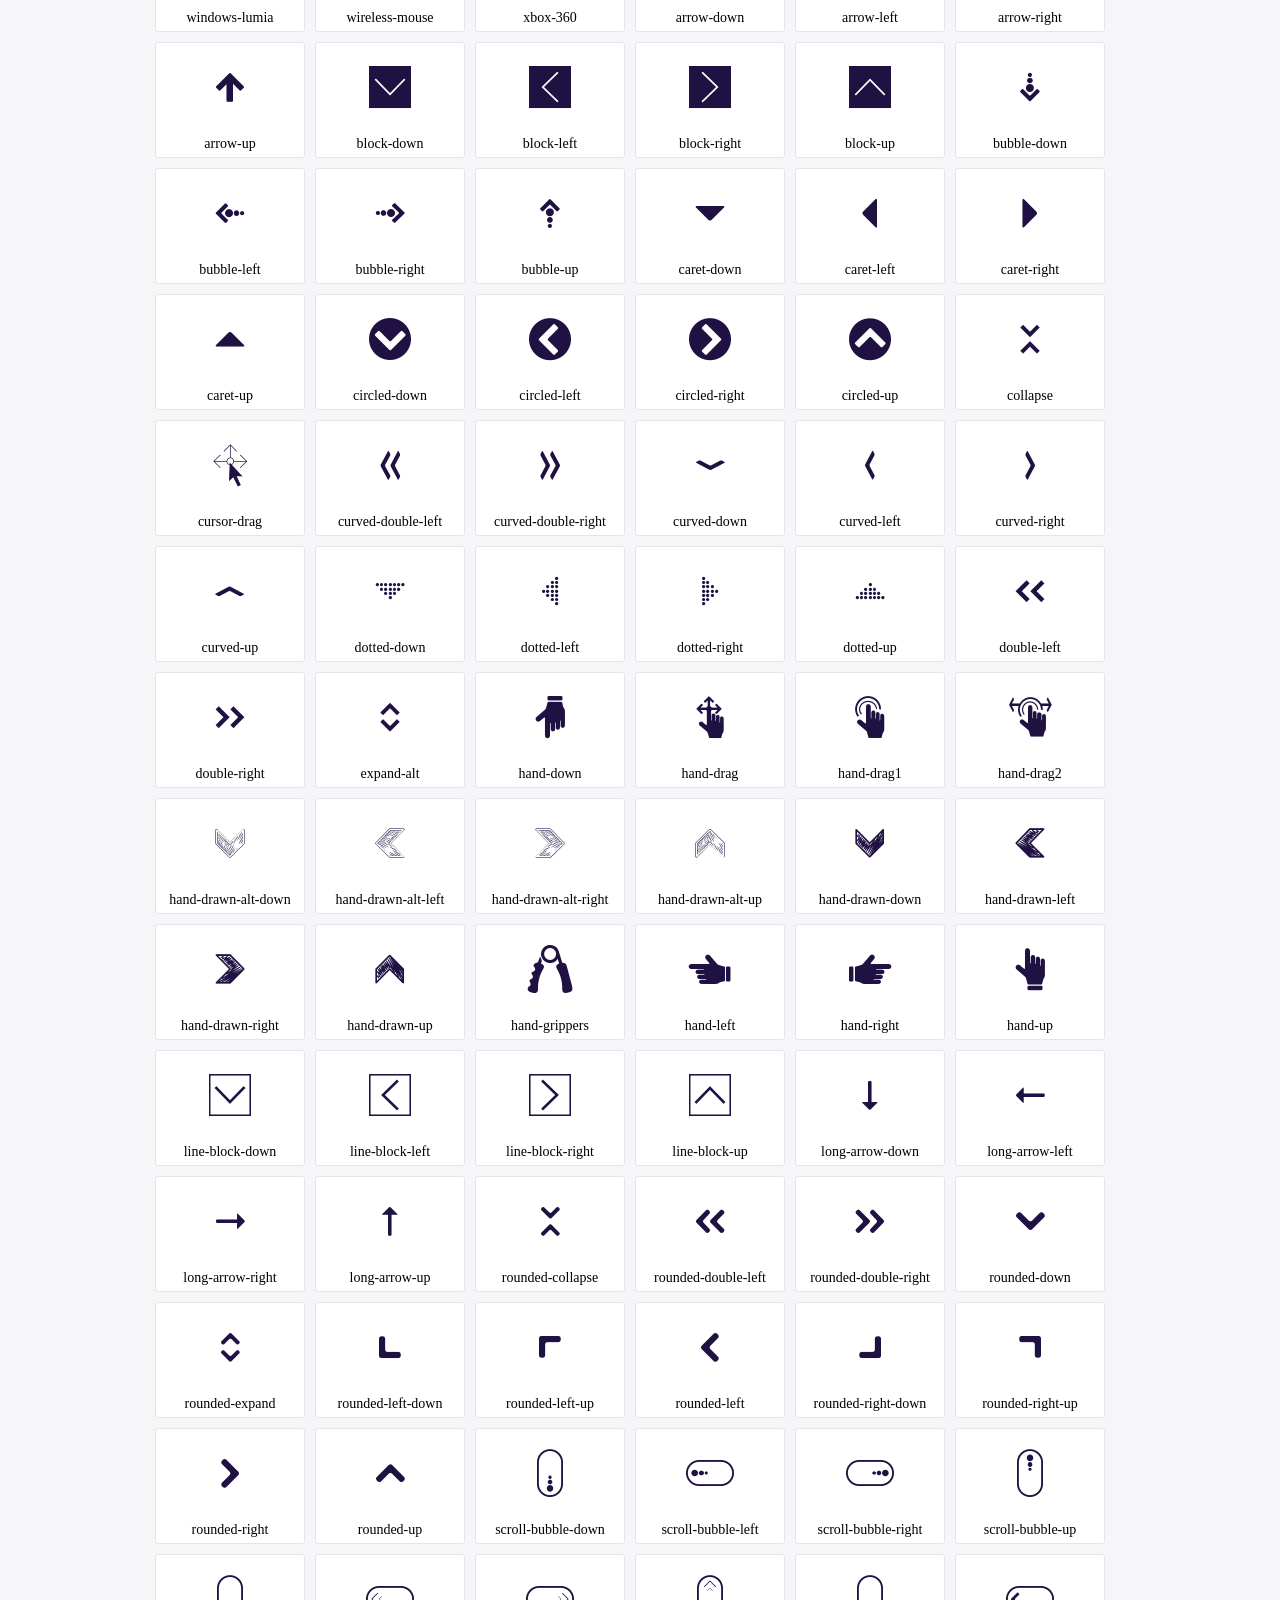
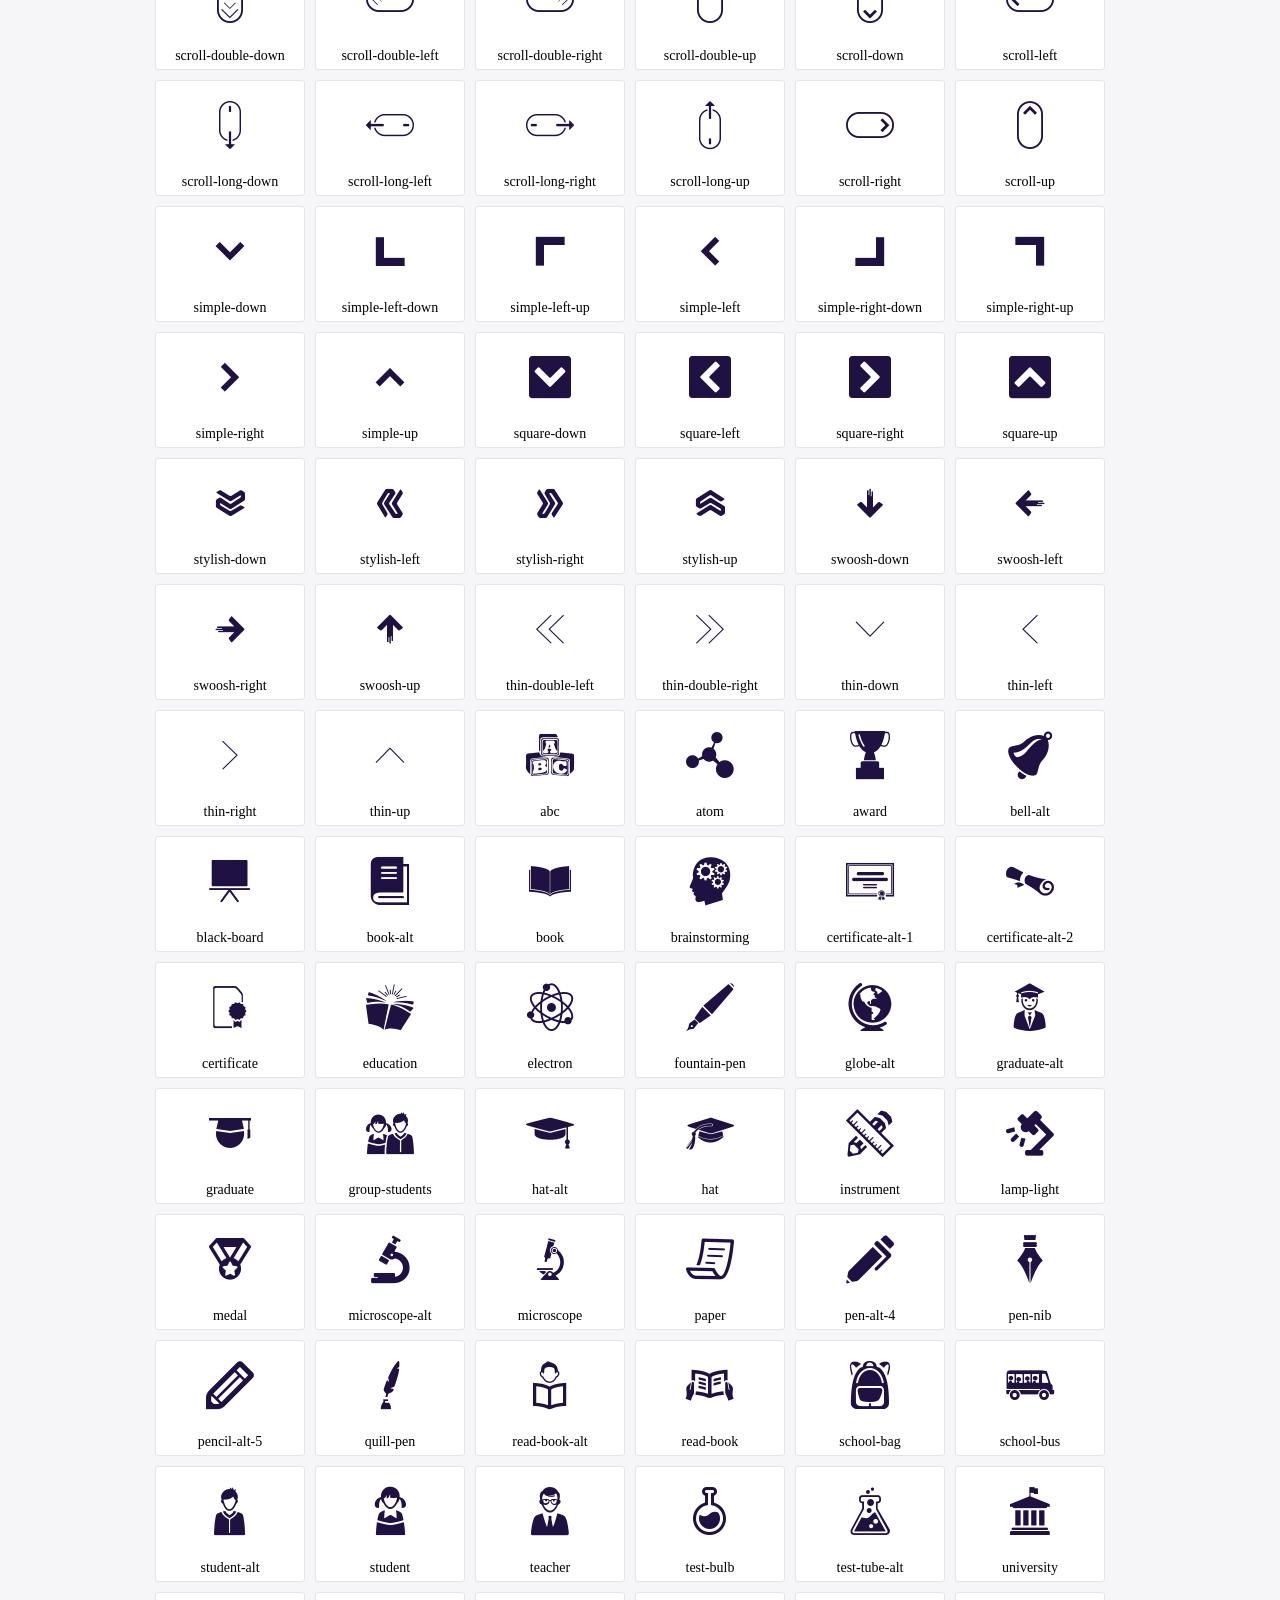
<file: fonts/icofont/demo.html>
<!DOCTYPE html>
	<html>
	<head>
		<meta charset="utf-8">
		<title>Examples | IcoFont</title>
		<link rel="stylesheet" type="text/css" href="./icofont.min.css">
		<style type="text/css">
			body {
				margin: 0;
				padding: 0;
				background: #F6F6F9;
			}
			.header {
				border-bottom: 1px solid #DCDCE1;
				padding: 10px 0;
				margin-bottom: 10px;
			}
			.container {
				width: 980px;
				margin: 0 auto;
			}
			.ico-title {
				font-size: 2em;
			}
			.iconlist {
				margin: 0;
				padding: 0;
				list-style: none;
				text-align: center;
				width: 100%;
				display: flex;
				flex-wrap: wrap;
				flex-direction: row;
			}
			.iconlist li {
				position: relative;
				margin: 5px;
				width: 150px;
				cursor: pointer;
			}
			.iconlist li .icon-holder {
				position: relative;
				text-align: center;
				border-radius: 3px;
				overflow: hidden;
				padding-bottom: 5px;
				background: #ffffff;
				border: 1px solid #E4E5EA;
				transition: all 0.2s linear 0s;
			}
			.iconlist li .icon-holder:hover {
				background: #00C3DA;
				color: #ffffff;
			}
			.iconlist li .icon-holder:hover .icon i {
				color: #ffffff;
			}
			.iconlist li .icon-holder .icon {
				padding: 20px;
				text-align: center;
			}
			.iconlist li .icon-holder .icon i {
				font-size: 3em;
				color: #1F1142;
			}
			.iconlist li .icon-holder span {
				font-size: 14px;
				display: block;
				margin-top: 5px;
				border-radius: 3px;
			}
		</style>
	</head>
	<body>
	<div class="header">
		<div class="container">
			<h1 class="ico-title"> IcoFont Icons </h1>
		</div>
	</div>
	<div class="container">
		<ul class="iconlist">
		
		<li>
			<div class="icon-holder">
				<div class="icon"> 
					<i class="icofont-angry-monster"></i>
				</div> 
				<span> angry-monster </span>
			</div>
		</li>
		
		<li>
			<div class="icon-holder">
				<div class="icon"> 
					<i class="icofont-bathtub"></i>
				</div> 
				<span> bathtub </span>
			</div>
		</li>
		
		<li>
			<div class="icon-holder">
				<div class="icon"> 
					<i class="icofont-bird-wings"></i>
				</div> 
				<span> bird-wings </span>
			</div>
		</li>
		
		<li>
			<div class="icon-holder">
				<div class="icon"> 
					<i class="icofont-bow"></i>
				</div> 
				<span> bow </span>
			</div>
		</li>
		
		<li>
			<div class="icon-holder">
				<div class="icon"> 
					<i class="icofont-castle"></i>
				</div> 
				<span> castle </span>
			</div>
		</li>
		
		<li>
			<div class="icon-holder">
				<div class="icon"> 
					<i class="icofont-circuit"></i>
				</div> 
				<span> circuit </span>
			</div>
		</li>
		
		<li>
			<div class="icon-holder">
				<div class="icon"> 
					<i class="icofont-crown-king"></i>
				</div> 
				<span> crown-king </span>
			</div>
		</li>
		
		<li>
			<div class="icon-holder">
				<div class="icon"> 
					<i class="icofont-crown-queen"></i>
				</div> 
				<span> crown-queen </span>
			</div>
		</li>
		
		<li>
			<div class="icon-holder">
				<div class="icon"> 
					<i class="icofont-dart"></i>
				</div> 
				<span> dart </span>
			</div>
		</li>
		
		<li>
			<div class="icon-holder">
				<div class="icon"> 
					<i class="icofont-disability-race"></i>
				</div> 
				<span> disability-race </span>
			</div>
		</li>
		
		<li>
			<div class="icon-holder">
				<div class="icon"> 
					<i class="icofont-diving-goggle"></i>
				</div> 
				<span> diving-goggle </span>
			</div>
		</li>
		
		<li>
			<div class="icon-holder">
				<div class="icon"> 
					<i class="icofont-eye-open"></i>
				</div> 
				<span> eye-open </span>
			</div>
		</li>
		
		<li>
			<div class="icon-holder">
				<div class="icon"> 
					<i class="icofont-flora-flower"></i>
				</div> 
				<span> flora-flower </span>
			</div>
		</li>
		
		<li>
			<div class="icon-holder">
				<div class="icon"> 
					<i class="icofont-flora"></i>
				</div> 
				<span> flora </span>
			</div>
		</li>
		
		<li>
			<div class="icon-holder">
				<div class="icon"> 
					<i class="icofont-gift-box"></i>
				</div> 
				<span> gift-box </span>
			</div>
		</li>
		
		<li>
			<div class="icon-holder">
				<div class="icon"> 
					<i class="icofont-halloween-pumpkin"></i>
				</div> 
				<span> halloween-pumpkin </span>
			</div>
		</li>
		
		<li>
			<div class="icon-holder">
				<div class="icon"> 
					<i class="icofont-hand-power"></i>
				</div> 
				<span> hand-power </span>
			</div>
		</li>
		
		<li>
			<div class="icon-holder">
				<div class="icon"> 
					<i class="icofont-hand-thunder"></i>
				</div> 
				<span> hand-thunder </span>
			</div>
		</li>
		
		<li>
			<div class="icon-holder">
				<div class="icon"> 
					<i class="icofont-king-monster"></i>
				</div> 
				<span> king-monster </span>
			</div>
		</li>
		
		<li>
			<div class="icon-holder">
				<div class="icon"> 
					<i class="icofont-love"></i>
				</div> 
				<span> love </span>
			</div>
		</li>
		
		<li>
			<div class="icon-holder">
				<div class="icon"> 
					<i class="icofont-magician-hat"></i>
				</div> 
				<span> magician-hat </span>
			</div>
		</li>
		
		<li>
			<div class="icon-holder">
				<div class="icon"> 
					<i class="icofont-native-american"></i>
				</div> 
				<span> native-american </span>
			</div>
		</li>
		
		<li>
			<div class="icon-holder">
				<div class="icon"> 
					<i class="icofont-owl-look"></i>
				</div> 
				<span> owl-look </span>
			</div>
		</li>
		
		<li>
			<div class="icon-holder">
				<div class="icon"> 
					<i class="icofont-phoenix"></i>
				</div> 
				<span> phoenix </span>
			</div>
		</li>
		
		<li>
			<div class="icon-holder">
				<div class="icon"> 
					<i class="icofont-robot-face"></i>
				</div> 
				<span> robot-face </span>
			</div>
		</li>
		
		<li>
			<div class="icon-holder">
				<div class="icon"> 
					<i class="icofont-sand-clock"></i>
				</div> 
				<span> sand-clock </span>
			</div>
		</li>
		
		<li>
			<div class="icon-holder">
				<div class="icon"> 
					<i class="icofont-shield-alt"></i>
				</div> 
				<span> shield-alt </span>
			</div>
		</li>
		
		<li>
			<div class="icon-holder">
				<div class="icon"> 
					<i class="icofont-ship-wheel"></i>
				</div> 
				<span> ship-wheel </span>
			</div>
		</li>
		
		<li>
			<div class="icon-holder">
				<div class="icon"> 
					<i class="icofont-skull-danger"></i>
				</div> 
				<span> skull-danger </span>
			</div>
		</li>
		
		<li>
			<div class="icon-holder">
				<div class="icon"> 
					<i class="icofont-skull-face"></i>
				</div> 
				<span> skull-face </span>
			</div>
		</li>
		
		<li>
			<div class="icon-holder">
				<div class="icon"> 
					<i class="icofont-snowmobile"></i>
				</div> 
				<span> snowmobile </span>
			</div>
		</li>
		
		<li>
			<div class="icon-holder">
				<div class="icon"> 
					<i class="icofont-space-shuttle"></i>
				</div> 
				<span> space-shuttle </span>
			</div>
		</li>
		
		<li>
			<div class="icon-holder">
				<div class="icon"> 
					<i class="icofont-star-shape"></i>
				</div> 
				<span> star-shape </span>
			</div>
		</li>
		
		<li>
			<div class="icon-holder">
				<div class="icon"> 
					<i class="icofont-swirl"></i>
				</div> 
				<span> swirl </span>
			</div>
		</li>
		
		<li>
			<div class="icon-holder">
				<div class="icon"> 
					<i class="icofont-tattoo-wing"></i>
				</div> 
				<span> tattoo-wing </span>
			</div>
		</li>
		
		<li>
			<div class="icon-holder">
				<div class="icon"> 
					<i class="icofont-throne"></i>
				</div> 
				<span> throne </span>
			</div>
		</li>
		
		<li>
			<div class="icon-holder">
				<div class="icon"> 
					<i class="icofont-tree-alt"></i>
				</div> 
				<span> tree-alt </span>
			</div>
		</li>
		
		<li>
			<div class="icon-holder">
				<div class="icon"> 
					<i class="icofont-triangle"></i>
				</div> 
				<span> triangle </span>
			</div>
		</li>
		
		<li>
			<div class="icon-holder">
				<div class="icon"> 
					<i class="icofont-unity-hand"></i>
				</div> 
				<span> unity-hand </span>
			</div>
		</li>
		
		<li>
			<div class="icon-holder">
				<div class="icon"> 
					<i class="icofont-weed"></i>
				</div> 
				<span> weed </span>
			</div>
		</li>
		
		<li>
			<div class="icon-holder">
				<div class="icon"> 
					<i class="icofont-woman-bird"></i>
				</div> 
				<span> woman-bird </span>
			</div>
		</li>
		
		<li>
			<div class="icon-holder">
				<div class="icon"> 
					<i class="icofont-bat"></i>
				</div> 
				<span> bat </span>
			</div>
		</li>
		
		<li>
			<div class="icon-holder">
				<div class="icon"> 
					<i class="icofont-bear-face"></i>
				</div> 
				<span> bear-face </span>
			</div>
		</li>
		
		<li>
			<div class="icon-holder">
				<div class="icon"> 
					<i class="icofont-bear-tracks"></i>
				</div> 
				<span> bear-tracks </span>
			</div>
		</li>
		
		<li>
			<div class="icon-holder">
				<div class="icon"> 
					<i class="icofont-bear"></i>
				</div> 
				<span> bear </span>
			</div>
		</li>
		
		<li>
			<div class="icon-holder">
				<div class="icon"> 
					<i class="icofont-bird-alt"></i>
				</div> 
				<span> bird-alt </span>
			</div>
		</li>
		
		<li>
			<div class="icon-holder">
				<div class="icon"> 
					<i class="icofont-bird-flying"></i>
				</div> 
				<span> bird-flying </span>
			</div>
		</li>
		
		<li>
			<div class="icon-holder">
				<div class="icon"> 
					<i class="icofont-bird"></i>
				</div> 
				<span> bird </span>
			</div>
		</li>
		
		<li>
			<div class="icon-holder">
				<div class="icon"> 
					<i class="icofont-birds"></i>
				</div> 
				<span> birds </span>
			</div>
		</li>
		
		<li>
			<div class="icon-holder">
				<div class="icon"> 
					<i class="icofont-bone"></i>
				</div> 
				<span> bone </span>
			</div>
		</li>
		
		<li>
			<div class="icon-holder">
				<div class="icon"> 
					<i class="icofont-bull"></i>
				</div> 
				<span> bull </span>
			</div>
		</li>
		
		<li>
			<div class="icon-holder">
				<div class="icon"> 
					<i class="icofont-butterfly-alt"></i>
				</div> 
				<span> butterfly-alt </span>
			</div>
		</li>
		
		<li>
			<div class="icon-holder">
				<div class="icon"> 
					<i class="icofont-butterfly"></i>
				</div> 
				<span> butterfly </span>
			</div>
		</li>
		
		<li>
			<div class="icon-holder">
				<div class="icon"> 
					<i class="icofont-camel-alt"></i>
				</div> 
				<span> camel-alt </span>
			</div>
		</li>
		
		<li>
			<div class="icon-holder">
				<div class="icon"> 
					<i class="icofont-camel-head"></i>
				</div> 
				<span> camel-head </span>
			</div>
		</li>
		
		<li>
			<div class="icon-holder">
				<div class="icon"> 
					<i class="icofont-camel"></i>
				</div> 
				<span> camel </span>
			</div>
		</li>
		
		<li>
			<div class="icon-holder">
				<div class="icon"> 
					<i class="icofont-cat-alt-1"></i>
				</div> 
				<span> cat-alt-1 </span>
			</div>
		</li>
		
		<li>
			<div class="icon-holder">
				<div class="icon"> 
					<i class="icofont-cat-alt-2"></i>
				</div> 
				<span> cat-alt-2 </span>
			</div>
		</li>
		
		<li>
			<div class="icon-holder">
				<div class="icon"> 
					<i class="icofont-cat-alt-3"></i>
				</div> 
				<span> cat-alt-3 </span>
			</div>
		</li>
		
		<li>
			<div class="icon-holder">
				<div class="icon"> 
					<i class="icofont-cat-dog"></i>
				</div> 
				<span> cat-dog </span>
			</div>
		</li>
		
		<li>
			<div class="icon-holder">
				<div class="icon"> 
					<i class="icofont-cat-face"></i>
				</div> 
				<span> cat-face </span>
			</div>
		</li>
		
		<li>
			<div class="icon-holder">
				<div class="icon"> 
					<i class="icofont-cat"></i>
				</div> 
				<span> cat </span>
			</div>
		</li>
		
		<li>
			<div class="icon-holder">
				<div class="icon"> 
					<i class="icofont-cow-head"></i>
				</div> 
				<span> cow-head </span>
			</div>
		</li>
		
		<li>
			<div class="icon-holder">
				<div class="icon"> 
					<i class="icofont-cow"></i>
				</div> 
				<span> cow </span>
			</div>
		</li>
		
		<li>
			<div class="icon-holder">
				<div class="icon"> 
					<i class="icofont-crab"></i>
				</div> 
				<span> crab </span>
			</div>
		</li>
		
		<li>
			<div class="icon-holder">
				<div class="icon"> 
					<i class="icofont-crocodile"></i>
				</div> 
				<span> crocodile </span>
			</div>
		</li>
		
		<li>
			<div class="icon-holder">
				<div class="icon"> 
					<i class="icofont-deer-head"></i>
				</div> 
				<span> deer-head </span>
			</div>
		</li>
		
		<li>
			<div class="icon-holder">
				<div class="icon"> 
					<i class="icofont-dog-alt"></i>
				</div> 
				<span> dog-alt </span>
			</div>
		</li>
		
		<li>
			<div class="icon-holder">
				<div class="icon"> 
					<i class="icofont-dog-barking"></i>
				</div> 
				<span> dog-barking </span>
			</div>
		</li>
		
		<li>
			<div class="icon-holder">
				<div class="icon"> 
					<i class="icofont-dog"></i>
				</div> 
				<span> dog </span>
			</div>
		</li>
		
		<li>
			<div class="icon-holder">
				<div class="icon"> 
					<i class="icofont-dolphin"></i>
				</div> 
				<span> dolphin </span>
			</div>
		</li>
		
		<li>
			<div class="icon-holder">
				<div class="icon"> 
					<i class="icofont-duck-tracks"></i>
				</div> 
				<span> duck-tracks </span>
			</div>
		</li>
		
		<li>
			<div class="icon-holder">
				<div class="icon"> 
					<i class="icofont-eagle-head"></i>
				</div> 
				<span> eagle-head </span>
			</div>
		</li>
		
		<li>
			<div class="icon-holder">
				<div class="icon"> 
					<i class="icofont-eaten-fish"></i>
				</div> 
				<span> eaten-fish </span>
			</div>
		</li>
		
		<li>
			<div class="icon-holder">
				<div class="icon"> 
					<i class="icofont-elephant-alt"></i>
				</div> 
				<span> elephant-alt </span>
			</div>
		</li>
		
		<li>
			<div class="icon-holder">
				<div class="icon"> 
					<i class="icofont-elephant-head-alt"></i>
				</div> 
				<span> elephant-head-alt </span>
			</div>
		</li>
		
		<li>
			<div class="icon-holder">
				<div class="icon"> 
					<i class="icofont-elephant-head"></i>
				</div> 
				<span> elephant-head </span>
			</div>
		</li>
		
		<li>
			<div class="icon-holder">
				<div class="icon"> 
					<i class="icofont-elephant"></i>
				</div> 
				<span> elephant </span>
			</div>
		</li>
		
		<li>
			<div class="icon-holder">
				<div class="icon"> 
					<i class="icofont-elk"></i>
				</div> 
				<span> elk </span>
			</div>
		</li>
		
		<li>
			<div class="icon-holder">
				<div class="icon"> 
					<i class="icofont-fish-1"></i>
				</div> 
				<span> fish-1 </span>
			</div>
		</li>
		
		<li>
			<div class="icon-holder">
				<div class="icon"> 
					<i class="icofont-fish-2"></i>
				</div> 
				<span> fish-2 </span>
			</div>
		</li>
		
		<li>
			<div class="icon-holder">
				<div class="icon"> 
					<i class="icofont-fish-3"></i>
				</div> 
				<span> fish-3 </span>
			</div>
		</li>
		
		<li>
			<div class="icon-holder">
				<div class="icon"> 
					<i class="icofont-fish-4"></i>
				</div> 
				<span> fish-4 </span>
			</div>
		</li>
		
		<li>
			<div class="icon-holder">
				<div class="icon"> 
					<i class="icofont-fish-5"></i>
				</div> 
				<span> fish-5 </span>
			</div>
		</li>
		
		<li>
			<div class="icon-holder">
				<div class="icon"> 
					<i class="icofont-fish"></i>
				</div> 
				<span> fish </span>
			</div>
		</li>
		
		<li>
			<div class="icon-holder">
				<div class="icon"> 
					<i class="icofont-fox-alt"></i>
				</div> 
				<span> fox-alt </span>
			</div>
		</li>
		
		<li>
			<div class="icon-holder">
				<div class="icon"> 
					<i class="icofont-fox"></i>
				</div> 
				<span> fox </span>
			</div>
		</li>
		
		<li>
			<div class="icon-holder">
				<div class="icon"> 
					<i class="icofont-frog-tracks"></i>
				</div> 
				<span> frog-tracks </span>
			</div>
		</li>
		
		<li>
			<div class="icon-holder">
				<div class="icon"> 
					<i class="icofont-frog"></i>
				</div> 
				<span> frog </span>
			</div>
		</li>
		
		<li>
			<div class="icon-holder">
				<div class="icon"> 
					<i class="icofont-froggy"></i>
				</div> 
				<span> froggy </span>
			</div>
		</li>
		
		<li>
			<div class="icon-holder">
				<div class="icon"> 
					<i class="icofont-giraffe-head-1"></i>
				</div> 
				<span> giraffe-head-1 </span>
			</div>
		</li>
		
		<li>
			<div class="icon-holder">
				<div class="icon"> 
					<i class="icofont-giraffe-head-2"></i>
				</div> 
				<span> giraffe-head-2 </span>
			</div>
		</li>
		
		<li>
			<div class="icon-holder">
				<div class="icon"> 
					<i class="icofont-giraffe-head"></i>
				</div> 
				<span> giraffe-head </span>
			</div>
		</li>
		
		<li>
			<div class="icon-holder">
				<div class="icon"> 
					<i class="icofont-giraffe"></i>
				</div> 
				<span> giraffe </span>
			</div>
		</li>
		
		<li>
			<div class="icon-holder">
				<div class="icon"> 
					<i class="icofont-goat-head"></i>
				</div> 
				<span> goat-head </span>
			</div>
		</li>
		
		<li>
			<div class="icon-holder">
				<div class="icon"> 
					<i class="icofont-gorilla"></i>
				</div> 
				<span> gorilla </span>
			</div>
		</li>
		
		<li>
			<div class="icon-holder">
				<div class="icon"> 
					<i class="icofont-hen-tracks"></i>
				</div> 
				<span> hen-tracks </span>
			</div>
		</li>
		
		<li>
			<div class="icon-holder">
				<div class="icon"> 
					<i class="icofont-horse-head-1"></i>
				</div> 
				<span> horse-head-1 </span>
			</div>
		</li>
		
		<li>
			<div class="icon-holder">
				<div class="icon"> 
					<i class="icofont-horse-head-2"></i>
				</div> 
				<span> horse-head-2 </span>
			</div>
		</li>
		
		<li>
			<div class="icon-holder">
				<div class="icon"> 
					<i class="icofont-horse-head"></i>
				</div> 
				<span> horse-head </span>
			</div>
		</li>
		
		<li>
			<div class="icon-holder">
				<div class="icon"> 
					<i class="icofont-horse-tracks"></i>
				</div> 
				<span> horse-tracks </span>
			</div>
		</li>
		
		<li>
			<div class="icon-holder">
				<div class="icon"> 
					<i class="icofont-jellyfish"></i>
				</div> 
				<span> jellyfish </span>
			</div>
		</li>
		
		<li>
			<div class="icon-holder">
				<div class="icon"> 
					<i class="icofont-kangaroo"></i>
				</div> 
				<span> kangaroo </span>
			</div>
		</li>
		
		<li>
			<div class="icon-holder">
				<div class="icon"> 
					<i class="icofont-lemur"></i>
				</div> 
				<span> lemur </span>
			</div>
		</li>
		
		<li>
			<div class="icon-holder">
				<div class="icon"> 
					<i class="icofont-lion-head-1"></i>
				</div> 
				<span> lion-head-1 </span>
			</div>
		</li>
		
		<li>
			<div class="icon-holder">
				<div class="icon"> 
					<i class="icofont-lion-head-2"></i>
				</div> 
				<span> lion-head-2 </span>
			</div>
		</li>
		
		<li>
			<div class="icon-holder">
				<div class="icon"> 
					<i class="icofont-lion-head"></i>
				</div> 
				<span> lion-head </span>
			</div>
		</li>
		
		<li>
			<div class="icon-holder">
				<div class="icon"> 
					<i class="icofont-lion"></i>
				</div> 
				<span> lion </span>
			</div>
		</li>
		
		<li>
			<div class="icon-holder">
				<div class="icon"> 
					<i class="icofont-monkey-2"></i>
				</div> 
				<span> monkey-2 </span>
			</div>
		</li>
		
		<li>
			<div class="icon-holder">
				<div class="icon"> 
					<i class="icofont-monkey-3"></i>
				</div> 
				<span> monkey-3 </span>
			</div>
		</li>
		
		<li>
			<div class="icon-holder">
				<div class="icon"> 
					<i class="icofont-monkey-face"></i>
				</div> 
				<span> monkey-face </span>
			</div>
		</li>
		
		<li>
			<div class="icon-holder">
				<div class="icon"> 
					<i class="icofont-monkey"></i>
				</div> 
				<span> monkey </span>
			</div>
		</li>
		
		<li>
			<div class="icon-holder">
				<div class="icon"> 
					<i class="icofont-octopus-alt"></i>
				</div> 
				<span> octopus-alt </span>
			</div>
		</li>
		
		<li>
			<div class="icon-holder">
				<div class="icon"> 
					<i class="icofont-octopus"></i>
				</div> 
				<span> octopus </span>
			</div>
		</li>
		
		<li>
			<div class="icon-holder">
				<div class="icon"> 
					<i class="icofont-owl"></i>
				</div> 
				<span> owl </span>
			</div>
		</li>
		
		<li>
			<div class="icon-holder">
				<div class="icon"> 
					<i class="icofont-panda-face"></i>
				</div> 
				<span> panda-face </span>
			</div>
		</li>
		
		<li>
			<div class="icon-holder">
				<div class="icon"> 
					<i class="icofont-panda"></i>
				</div> 
				<span> panda </span>
			</div>
		</li>
		
		<li>
			<div class="icon-holder">
				<div class="icon"> 
					<i class="icofont-panther"></i>
				</div> 
				<span> panther </span>
			</div>
		</li>
		
		<li>
			<div class="icon-holder">
				<div class="icon"> 
					<i class="icofont-parrot-lip"></i>
				</div> 
				<span> parrot-lip </span>
			</div>
		</li>
		
		<li>
			<div class="icon-holder">
				<div class="icon"> 
					<i class="icofont-parrot"></i>
				</div> 
				<span> parrot </span>
			</div>
		</li>
		
		<li>
			<div class="icon-holder">
				<div class="icon"> 
					<i class="icofont-paw"></i>
				</div> 
				<span> paw </span>
			</div>
		</li>
		
		<li>
			<div class="icon-holder">
				<div class="icon"> 
					<i class="icofont-pelican"></i>
				</div> 
				<span> pelican </span>
			</div>
		</li>
		
		<li>
			<div class="icon-holder">
				<div class="icon"> 
					<i class="icofont-penguin"></i>
				</div> 
				<span> penguin </span>
			</div>
		</li>
		
		<li>
			<div class="icon-holder">
				<div class="icon"> 
					<i class="icofont-pig-face"></i>
				</div> 
				<span> pig-face </span>
			</div>
		</li>
		
		<li>
			<div class="icon-holder">
				<div class="icon"> 
					<i class="icofont-pig"></i>
				</div> 
				<span> pig </span>
			</div>
		</li>
		
		<li>
			<div class="icon-holder">
				<div class="icon"> 
					<i class="icofont-pigeon-1"></i>
				</div> 
				<span> pigeon-1 </span>
			</div>
		</li>
		
		<li>
			<div class="icon-holder">
				<div class="icon"> 
					<i class="icofont-pigeon-2"></i>
				</div> 
				<span> pigeon-2 </span>
			</div>
		</li>
		
		<li>
			<div class="icon-holder">
				<div class="icon"> 
					<i class="icofont-pigeon"></i>
				</div> 
				<span> pigeon </span>
			</div>
		</li>
		
		<li>
			<div class="icon-holder">
				<div class="icon"> 
					<i class="icofont-rabbit"></i>
				</div> 
				<span> rabbit </span>
			</div>
		</li>
		
		<li>
			<div class="icon-holder">
				<div class="icon"> 
					<i class="icofont-rat"></i>
				</div> 
				<span> rat </span>
			</div>
		</li>
		
		<li>
			<div class="icon-holder">
				<div class="icon"> 
					<i class="icofont-rhino-head"></i>
				</div> 
				<span> rhino-head </span>
			</div>
		</li>
		
		<li>
			<div class="icon-holder">
				<div class="icon"> 
					<i class="icofont-rhino"></i>
				</div> 
				<span> rhino </span>
			</div>
		</li>
		
		<li>
			<div class="icon-holder">
				<div class="icon"> 
					<i class="icofont-rooster"></i>
				</div> 
				<span> rooster </span>
			</div>
		</li>
		
		<li>
			<div class="icon-holder">
				<div class="icon"> 
					<i class="icofont-seahorse"></i>
				</div> 
				<span> seahorse </span>
			</div>
		</li>
		
		<li>
			<div class="icon-holder">
				<div class="icon"> 
					<i class="icofont-seal"></i>
				</div> 
				<span> seal </span>
			</div>
		</li>
		
		<li>
			<div class="icon-holder">
				<div class="icon"> 
					<i class="icofont-shrimp-alt"></i>
				</div> 
				<span> shrimp-alt </span>
			</div>
		</li>
		
		<li>
			<div class="icon-holder">
				<div class="icon"> 
					<i class="icofont-shrimp"></i>
				</div> 
				<span> shrimp </span>
			</div>
		</li>
		
		<li>
			<div class="icon-holder">
				<div class="icon"> 
					<i class="icofont-snail-1"></i>
				</div> 
				<span> snail-1 </span>
			</div>
		</li>
		
		<li>
			<div class="icon-holder">
				<div class="icon"> 
					<i class="icofont-snail-2"></i>
				</div> 
				<span> snail-2 </span>
			</div>
		</li>
		
		<li>
			<div class="icon-holder">
				<div class="icon"> 
					<i class="icofont-snail-3"></i>
				</div> 
				<span> snail-3 </span>
			</div>
		</li>
		
		<li>
			<div class="icon-holder">
				<div class="icon"> 
					<i class="icofont-snail"></i>
				</div> 
				<span> snail </span>
			</div>
		</li>
		
		<li>
			<div class="icon-holder">
				<div class="icon"> 
					<i class="icofont-snake"></i>
				</div> 
				<span> snake </span>
			</div>
		</li>
		
		<li>
			<div class="icon-holder">
				<div class="icon"> 
					<i class="icofont-squid"></i>
				</div> 
				<span> squid </span>
			</div>
		</li>
		
		<li>
			<div class="icon-holder">
				<div class="icon"> 
					<i class="icofont-squirrel"></i>
				</div> 
				<span> squirrel </span>
			</div>
		</li>
		
		<li>
			<div class="icon-holder">
				<div class="icon"> 
					<i class="icofont-tiger-face"></i>
				</div> 
				<span> tiger-face </span>
			</div>
		</li>
		
		<li>
			<div class="icon-holder">
				<div class="icon"> 
					<i class="icofont-tiger"></i>
				</div> 
				<span> tiger </span>
			</div>
		</li>
		
		<li>
			<div class="icon-holder">
				<div class="icon"> 
					<i class="icofont-turtle"></i>
				</div> 
				<span> turtle </span>
			</div>
		</li>
		
		<li>
			<div class="icon-holder">
				<div class="icon"> 
					<i class="icofont-whale"></i>
				</div> 
				<span> whale </span>
			</div>
		</li>
		
		<li>
			<div class="icon-holder">
				<div class="icon"> 
					<i class="icofont-woodpecker"></i>
				</div> 
				<span> woodpecker </span>
			</div>
		</li>
		
		<li>
			<div class="icon-holder">
				<div class="icon"> 
					<i class="icofont-zebra"></i>
				</div> 
				<span> zebra </span>
			</div>
		</li>
		
		<li>
			<div class="icon-holder">
				<div class="icon"> 
					<i class="icofont-brand-acer"></i>
				</div> 
				<span> brand-acer </span>
			</div>
		</li>
		
		<li>
			<div class="icon-holder">
				<div class="icon"> 
					<i class="icofont-brand-adidas"></i>
				</div> 
				<span> brand-adidas </span>
			</div>
		</li>
		
		<li>
			<div class="icon-holder">
				<div class="icon"> 
					<i class="icofont-brand-adobe"></i>
				</div> 
				<span> brand-adobe </span>
			</div>
		</li>
		
		<li>
			<div class="icon-holder">
				<div class="icon"> 
					<i class="icofont-brand-air-new-zealand"></i>
				</div> 
				<span> brand-air-new-zealand </span>
			</div>
		</li>
		
		<li>
			<div class="icon-holder">
				<div class="icon"> 
					<i class="icofont-brand-airbnb"></i>
				</div> 
				<span> brand-airbnb </span>
			</div>
		</li>
		
		<li>
			<div class="icon-holder">
				<div class="icon"> 
					<i class="icofont-brand-aircell"></i>
				</div> 
				<span> brand-aircell </span>
			</div>
		</li>
		
		<li>
			<div class="icon-holder">
				<div class="icon"> 
					<i class="icofont-brand-airtel"></i>
				</div> 
				<span> brand-airtel </span>
			</div>
		</li>
		
		<li>
			<div class="icon-holder">
				<div class="icon"> 
					<i class="icofont-brand-alcatel"></i>
				</div> 
				<span> brand-alcatel </span>
			</div>
		</li>
		
		<li>
			<div class="icon-holder">
				<div class="icon"> 
					<i class="icofont-brand-alibaba"></i>
				</div> 
				<span> brand-alibaba </span>
			</div>
		</li>
		
		<li>
			<div class="icon-holder">
				<div class="icon"> 
					<i class="icofont-brand-aliexpress"></i>
				</div> 
				<span> brand-aliexpress </span>
			</div>
		</li>
		
		<li>
			<div class="icon-holder">
				<div class="icon"> 
					<i class="icofont-brand-alipay"></i>
				</div> 
				<span> brand-alipay </span>
			</div>
		</li>
		
		<li>
			<div class="icon-holder">
				<div class="icon"> 
					<i class="icofont-brand-amazon"></i>
				</div> 
				<span> brand-amazon </span>
			</div>
		</li>
		
		<li>
			<div class="icon-holder">
				<div class="icon"> 
					<i class="icofont-brand-amd"></i>
				</div> 
				<span> brand-amd </span>
			</div>
		</li>
		
		<li>
			<div class="icon-holder">
				<div class="icon"> 
					<i class="icofont-brand-american-airlines"></i>
				</div> 
				<span> brand-american-airlines </span>
			</div>
		</li>
		
		<li>
			<div class="icon-holder">
				<div class="icon"> 
					<i class="icofont-brand-android-robot"></i>
				</div> 
				<span> brand-android-robot </span>
			</div>
		</li>
		
		<li>
			<div class="icon-holder">
				<div class="icon"> 
					<i class="icofont-brand-android"></i>
				</div> 
				<span> brand-android </span>
			</div>
		</li>
		
		<li>
			<div class="icon-holder">
				<div class="icon"> 
					<i class="icofont-brand-aol"></i>
				</div> 
				<span> brand-aol </span>
			</div>
		</li>
		
		<li>
			<div class="icon-holder">
				<div class="icon"> 
					<i class="icofont-brand-apple"></i>
				</div> 
				<span> brand-apple </span>
			</div>
		</li>
		
		<li>
			<div class="icon-holder">
				<div class="icon"> 
					<i class="icofont-brand-appstore"></i>
				</div> 
				<span> brand-appstore </span>
			</div>
		</li>
		
		<li>
			<div class="icon-holder">
				<div class="icon"> 
					<i class="icofont-brand-asus"></i>
				</div> 
				<span> brand-asus </span>
			</div>
		</li>
		
		<li>
			<div class="icon-holder">
				<div class="icon"> 
					<i class="icofont-brand-ati"></i>
				</div> 
				<span> brand-ati </span>
			</div>
		</li>
		
		<li>
			<div class="icon-holder">
				<div class="icon"> 
					<i class="icofont-brand-att"></i>
				</div> 
				<span> brand-att </span>
			</div>
		</li>
		
		<li>
			<div class="icon-holder">
				<div class="icon"> 
					<i class="icofont-brand-audi"></i>
				</div> 
				<span> brand-audi </span>
			</div>
		</li>
		
		<li>
			<div class="icon-holder">
				<div class="icon"> 
					<i class="icofont-brand-axiata"></i>
				</div> 
				<span> brand-axiata </span>
			</div>
		</li>
		
		<li>
			<div class="icon-holder">
				<div class="icon"> 
					<i class="icofont-brand-bada"></i>
				</div> 
				<span> brand-bada </span>
			</div>
		</li>
		
		<li>
			<div class="icon-holder">
				<div class="icon"> 
					<i class="icofont-brand-bbc"></i>
				</div> 
				<span> brand-bbc </span>
			</div>
		</li>
		
		<li>
			<div class="icon-holder">
				<div class="icon"> 
					<i class="icofont-brand-bing"></i>
				</div> 
				<span> brand-bing </span>
			</div>
		</li>
		
		<li>
			<div class="icon-holder">
				<div class="icon"> 
					<i class="icofont-brand-blackberry"></i>
				</div> 
				<span> brand-blackberry </span>
			</div>
		</li>
		
		<li>
			<div class="icon-holder">
				<div class="icon"> 
					<i class="icofont-brand-bmw"></i>
				</div> 
				<span> brand-bmw </span>
			</div>
		</li>
		
		<li>
			<div class="icon-holder">
				<div class="icon"> 
					<i class="icofont-brand-box"></i>
				</div> 
				<span> brand-box </span>
			</div>
		</li>
		
		<li>
			<div class="icon-holder">
				<div class="icon"> 
					<i class="icofont-brand-burger-king"></i>
				</div> 
				<span> brand-burger-king </span>
			</div>
		</li>
		
		<li>
			<div class="icon-holder">
				<div class="icon"> 
					<i class="icofont-brand-business-insider"></i>
				</div> 
				<span> brand-business-insider </span>
			</div>
		</li>
		
		<li>
			<div class="icon-holder">
				<div class="icon"> 
					<i class="icofont-brand-buzzfeed"></i>
				</div> 
				<span> brand-buzzfeed </span>
			</div>
		</li>
		
		<li>
			<div class="icon-holder">
				<div class="icon"> 
					<i class="icofont-brand-cannon"></i>
				</div> 
				<span> brand-cannon </span>
			</div>
		</li>
		
		<li>
			<div class="icon-holder">
				<div class="icon"> 
					<i class="icofont-brand-casio"></i>
				</div> 
				<span> brand-casio </span>
			</div>
		</li>
		
		<li>
			<div class="icon-holder">
				<div class="icon"> 
					<i class="icofont-brand-china-mobile"></i>
				</div> 
				<span> brand-china-mobile </span>
			</div>
		</li>
		
		<li>
			<div class="icon-holder">
				<div class="icon"> 
					<i class="icofont-brand-china-telecom"></i>
				</div> 
				<span> brand-china-telecom </span>
			</div>
		</li>
		
		<li>
			<div class="icon-holder">
				<div class="icon"> 
					<i class="icofont-brand-china-unicom"></i>
				</div> 
				<span> brand-china-unicom </span>
			</div>
		</li>
		
		<li>
			<div class="icon-holder">
				<div class="icon"> 
					<i class="icofont-brand-cisco"></i>
				</div> 
				<span> brand-cisco </span>
			</div>
		</li>
		
		<li>
			<div class="icon-holder">
				<div class="icon"> 
					<i class="icofont-brand-citibank"></i>
				</div> 
				<span> brand-citibank </span>
			</div>
		</li>
		
		<li>
			<div class="icon-holder">
				<div class="icon"> 
					<i class="icofont-brand-cnet"></i>
				</div> 
				<span> brand-cnet </span>
			</div>
		</li>
		
		<li>
			<div class="icon-holder">
				<div class="icon"> 
					<i class="icofont-brand-cnn"></i>
				</div> 
				<span> brand-cnn </span>
			</div>
		</li>
		
		<li>
			<div class="icon-holder">
				<div class="icon"> 
					<i class="icofont-brand-cocal-cola"></i>
				</div> 
				<span> brand-cocal-cola </span>
			</div>
		</li>
		
		<li>
			<div class="icon-holder">
				<div class="icon"> 
					<i class="icofont-brand-compaq"></i>
				</div> 
				<span> brand-compaq </span>
			</div>
		</li>
		
		<li>
			<div class="icon-holder">
				<div class="icon"> 
					<i class="icofont-brand-debian"></i>
				</div> 
				<span> brand-debian </span>
			</div>
		</li>
		
		<li>
			<div class="icon-holder">
				<div class="icon"> 
					<i class="icofont-brand-delicious"></i>
				</div> 
				<span> brand-delicious </span>
			</div>
		</li>
		
		<li>
			<div class="icon-holder">
				<div class="icon"> 
					<i class="icofont-brand-dell"></i>
				</div> 
				<span> brand-dell </span>
			</div>
		</li>
		
		<li>
			<div class="icon-holder">
				<div class="icon"> 
					<i class="icofont-brand-designbump"></i>
				</div> 
				<span> brand-designbump </span>
			</div>
		</li>
		
		<li>
			<div class="icon-holder">
				<div class="icon"> 
					<i class="icofont-brand-designfloat"></i>
				</div> 
				<span> brand-designfloat </span>
			</div>
		</li>
		
		<li>
			<div class="icon-holder">
				<div class="icon"> 
					<i class="icofont-brand-disney"></i>
				</div> 
				<span> brand-disney </span>
			</div>
		</li>
		
		<li>
			<div class="icon-holder">
				<div class="icon"> 
					<i class="icofont-brand-dodge"></i>
				</div> 
				<span> brand-dodge </span>
			</div>
		</li>
		
		<li>
			<div class="icon-holder">
				<div class="icon"> 
					<i class="icofont-brand-dove"></i>
				</div> 
				<span> brand-dove </span>
			</div>
		</li>
		
		<li>
			<div class="icon-holder">
				<div class="icon"> 
					<i class="icofont-brand-drupal"></i>
				</div> 
				<span> brand-drupal </span>
			</div>
		</li>
		
		<li>
			<div class="icon-holder">
				<div class="icon"> 
					<i class="icofont-brand-ebay"></i>
				</div> 
				<span> brand-ebay </span>
			</div>
		</li>
		
		<li>
			<div class="icon-holder">
				<div class="icon"> 
					<i class="icofont-brand-eleven"></i>
				</div> 
				<span> brand-eleven </span>
			</div>
		</li>
		
		<li>
			<div class="icon-holder">
				<div class="icon"> 
					<i class="icofont-brand-emirates"></i>
				</div> 
				<span> brand-emirates </span>
			</div>
		</li>
		
		<li>
			<div class="icon-holder">
				<div class="icon"> 
					<i class="icofont-brand-espn"></i>
				</div> 
				<span> brand-espn </span>
			</div>
		</li>
		
		<li>
			<div class="icon-holder">
				<div class="icon"> 
					<i class="icofont-brand-etihad-airways"></i>
				</div> 
				<span> brand-etihad-airways </span>
			</div>
		</li>
		
		<li>
			<div class="icon-holder">
				<div class="icon"> 
					<i class="icofont-brand-etisalat"></i>
				</div> 
				<span> brand-etisalat </span>
			</div>
		</li>
		
		<li>
			<div class="icon-holder">
				<div class="icon"> 
					<i class="icofont-brand-etsy"></i>
				</div> 
				<span> brand-etsy </span>
			</div>
		</li>
		
		<li>
			<div class="icon-holder">
				<div class="icon"> 
					<i class="icofont-brand-fastrack"></i>
				</div> 
				<span> brand-fastrack </span>
			</div>
		</li>
		
		<li>
			<div class="icon-holder">
				<div class="icon"> 
					<i class="icofont-brand-fedex"></i>
				</div> 
				<span> brand-fedex </span>
			</div>
		</li>
		
		<li>
			<div class="icon-holder">
				<div class="icon"> 
					<i class="icofont-brand-ferrari"></i>
				</div> 
				<span> brand-ferrari </span>
			</div>
		</li>
		
		<li>
			<div class="icon-holder">
				<div class="icon"> 
					<i class="icofont-brand-fitbit"></i>
				</div> 
				<span> brand-fitbit </span>
			</div>
		</li>
		
		<li>
			<div class="icon-holder">
				<div class="icon"> 
					<i class="icofont-brand-flikr"></i>
				</div> 
				<span> brand-flikr </span>
			</div>
		</li>
		
		<li>
			<div class="icon-holder">
				<div class="icon"> 
					<i class="icofont-brand-forbes"></i>
				</div> 
				<span> brand-forbes </span>
			</div>
		</li>
		
		<li>
			<div class="icon-holder">
				<div class="icon"> 
					<i class="icofont-brand-foursquare"></i>
				</div> 
				<span> brand-foursquare </span>
			</div>
		</li>
		
		<li>
			<div class="icon-holder">
				<div class="icon"> 
					<i class="icofont-brand-foxconn"></i>
				</div> 
				<span> brand-foxconn </span>
			</div>
		</li>
		
		<li>
			<div class="icon-holder">
				<div class="icon"> 
					<i class="icofont-brand-fujitsu"></i>
				</div> 
				<span> brand-fujitsu </span>
			</div>
		</li>
		
		<li>
			<div class="icon-holder">
				<div class="icon"> 
					<i class="icofont-brand-general-electric"></i>
				</div> 
				<span> brand-general-electric </span>
			</div>
		</li>
		
		<li>
			<div class="icon-holder">
				<div class="icon"> 
					<i class="icofont-brand-gillette"></i>
				</div> 
				<span> brand-gillette </span>
			</div>
		</li>
		
		<li>
			<div class="icon-holder">
				<div class="icon"> 
					<i class="icofont-brand-gizmodo"></i>
				</div> 
				<span> brand-gizmodo </span>
			</div>
		</li>
		
		<li>
			<div class="icon-holder">
				<div class="icon"> 
					<i class="icofont-brand-gnome"></i>
				</div> 
				<span> brand-gnome </span>
			</div>
		</li>
		
		<li>
			<div class="icon-holder">
				<div class="icon"> 
					<i class="icofont-brand-google"></i>
				</div> 
				<span> brand-google </span>
			</div>
		</li>
		
		<li>
			<div class="icon-holder">
				<div class="icon"> 
					<i class="icofont-brand-gopro"></i>
				</div> 
				<span> brand-gopro </span>
			</div>
		</li>
		
		<li>
			<div class="icon-holder">
				<div class="icon"> 
					<i class="icofont-brand-gucci"></i>
				</div> 
				<span> brand-gucci </span>
			</div>
		</li>
		
		<li>
			<div class="icon-holder">
				<div class="icon"> 
					<i class="icofont-brand-hallmark"></i>
				</div> 
				<span> brand-hallmark </span>
			</div>
		</li>
		
		<li>
			<div class="icon-holder">
				<div class="icon"> 
					<i class="icofont-brand-hi5"></i>
				</div> 
				<span> brand-hi5 </span>
			</div>
		</li>
		
		<li>
			<div class="icon-holder">
				<div class="icon"> 
					<i class="icofont-brand-honda"></i>
				</div> 
				<span> brand-honda </span>
			</div>
		</li>
		
		<li>
			<div class="icon-holder">
				<div class="icon"> 
					<i class="icofont-brand-hp"></i>
				</div> 
				<span> brand-hp </span>
			</div>
		</li>
		
		<li>
			<div class="icon-holder">
				<div class="icon"> 
					<i class="icofont-brand-hsbc"></i>
				</div> 
				<span> brand-hsbc </span>
			</div>
		</li>
		
		<li>
			<div class="icon-holder">
				<div class="icon"> 
					<i class="icofont-brand-htc"></i>
				</div> 
				<span> brand-htc </span>
			</div>
		</li>
		
		<li>
			<div class="icon-holder">
				<div class="icon"> 
					<i class="icofont-brand-huawei"></i>
				</div> 
				<span> brand-huawei </span>
			</div>
		</li>
		
		<li>
			<div class="icon-holder">
				<div class="icon"> 
					<i class="icofont-brand-hulu"></i>
				</div> 
				<span> brand-hulu </span>
			</div>
		</li>
		
		<li>
			<div class="icon-holder">
				<div class="icon"> 
					<i class="icofont-brand-hyundai"></i>
				</div> 
				<span> brand-hyundai </span>
			</div>
		</li>
		
		<li>
			<div class="icon-holder">
				<div class="icon"> 
					<i class="icofont-brand-ibm"></i>
				</div> 
				<span> brand-ibm </span>
			</div>
		</li>
		
		<li>
			<div class="icon-holder">
				<div class="icon"> 
					<i class="icofont-brand-icofont"></i>
				</div> 
				<span> brand-icofont </span>
			</div>
		</li>
		
		<li>
			<div class="icon-holder">
				<div class="icon"> 
					<i class="icofont-brand-icq"></i>
				</div> 
				<span> brand-icq </span>
			</div>
		</li>
		
		<li>
			<div class="icon-holder">
				<div class="icon"> 
					<i class="icofont-brand-ikea"></i>
				</div> 
				<span> brand-ikea </span>
			</div>
		</li>
		
		<li>
			<div class="icon-holder">
				<div class="icon"> 
					<i class="icofont-brand-imdb"></i>
				</div> 
				<span> brand-imdb </span>
			</div>
		</li>
		
		<li>
			<div class="icon-holder">
				<div class="icon"> 
					<i class="icofont-brand-indiegogo"></i>
				</div> 
				<span> brand-indiegogo </span>
			</div>
		</li>
		
		<li>
			<div class="icon-holder">
				<div class="icon"> 
					<i class="icofont-brand-intel"></i>
				</div> 
				<span> brand-intel </span>
			</div>
		</li>
		
		<li>
			<div class="icon-holder">
				<div class="icon"> 
					<i class="icofont-brand-ipair"></i>
				</div> 
				<span> brand-ipair </span>
			</div>
		</li>
		
		<li>
			<div class="icon-holder">
				<div class="icon"> 
					<i class="icofont-brand-jaguar"></i>
				</div> 
				<span> brand-jaguar </span>
			</div>
		</li>
		
		<li>
			<div class="icon-holder">
				<div class="icon"> 
					<i class="icofont-brand-java"></i>
				</div> 
				<span> brand-java </span>
			</div>
		</li>
		
		<li>
			<div class="icon-holder">
				<div class="icon"> 
					<i class="icofont-brand-joomla"></i>
				</div> 
				<span> brand-joomla </span>
			</div>
		</li>
		
		<li>
			<div class="icon-holder">
				<div class="icon"> 
					<i class="icofont-brand-kickstarter"></i>
				</div> 
				<span> brand-kickstarter </span>
			</div>
		</li>
		
		<li>
			<div class="icon-holder">
				<div class="icon"> 
					<i class="icofont-brand-kik"></i>
				</div> 
				<span> brand-kik </span>
			</div>
		</li>
		
		<li>
			<div class="icon-holder">
				<div class="icon"> 
					<i class="icofont-brand-lastfm"></i>
				</div> 
				<span> brand-lastfm </span>
			</div>
		</li>
		
		<li>
			<div class="icon-holder">
				<div class="icon"> 
					<i class="icofont-brand-lego"></i>
				</div> 
				<span> brand-lego </span>
			</div>
		</li>
		
		<li>
			<div class="icon-holder">
				<div class="icon"> 
					<i class="icofont-brand-lenovo"></i>
				</div> 
				<span> brand-lenovo </span>
			</div>
		</li>
		
		<li>
			<div class="icon-holder">
				<div class="icon"> 
					<i class="icofont-brand-levis"></i>
				</div> 
				<span> brand-levis </span>
			</div>
		</li>
		
		<li>
			<div class="icon-holder">
				<div class="icon"> 
					<i class="icofont-brand-lexus"></i>
				</div> 
				<span> brand-lexus </span>
			</div>
		</li>
		
		<li>
			<div class="icon-holder">
				<div class="icon"> 
					<i class="icofont-brand-lg"></i>
				</div> 
				<span> brand-lg </span>
			</div>
		</li>
		
		<li>
			<div class="icon-holder">
				<div class="icon"> 
					<i class="icofont-brand-life-hacker"></i>
				</div> 
				<span> brand-life-hacker </span>
			</div>
		</li>
		
		<li>
			<div class="icon-holder">
				<div class="icon"> 
					<i class="icofont-brand-linux-mint"></i>
				</div> 
				<span> brand-linux-mint </span>
			</div>
		</li>
		
		<li>
			<div class="icon-holder">
				<div class="icon"> 
					<i class="icofont-brand-linux"></i>
				</div> 
				<span> brand-linux </span>
			</div>
		</li>
		
		<li>
			<div class="icon-holder">
				<div class="icon"> 
					<i class="icofont-brand-lionix"></i>
				</div> 
				<span> brand-lionix </span>
			</div>
		</li>
		
		<li>
			<div class="icon-holder">
				<div class="icon"> 
					<i class="icofont-brand-loreal"></i>
				</div> 
				<span> brand-loreal </span>
			</div>
		</li>
		
		<li>
			<div class="icon-holder">
				<div class="icon"> 
					<i class="icofont-brand-louis-vuitton"></i>
				</div> 
				<span> brand-louis-vuitton </span>
			</div>
		</li>
		
		<li>
			<div class="icon-holder">
				<div class="icon"> 
					<i class="icofont-brand-mac-os"></i>
				</div> 
				<span> brand-mac-os </span>
			</div>
		</li>
		
		<li>
			<div class="icon-holder">
				<div class="icon"> 
					<i class="icofont-brand-marvel-app"></i>
				</div> 
				<span> brand-marvel-app </span>
			</div>
		</li>
		
		<li>
			<div class="icon-holder">
				<div class="icon"> 
					<i class="icofont-brand-mashable"></i>
				</div> 
				<span> brand-mashable </span>
			</div>
		</li>
		
		<li>
			<div class="icon-holder">
				<div class="icon"> 
					<i class="icofont-brand-mazda"></i>
				</div> 
				<span> brand-mazda </span>
			</div>
		</li>
		
		<li>
			<div class="icon-holder">
				<div class="icon"> 
					<i class="icofont-brand-mcdonals"></i>
				</div> 
				<span> brand-mcdonals </span>
			</div>
		</li>
		
		<li>
			<div class="icon-holder">
				<div class="icon"> 
					<i class="icofont-brand-mercedes"></i>
				</div> 
				<span> brand-mercedes </span>
			</div>
		</li>
		
		<li>
			<div class="icon-holder">
				<div class="icon"> 
					<i class="icofont-brand-micromax"></i>
				</div> 
				<span> brand-micromax </span>
			</div>
		</li>
		
		<li>
			<div class="icon-holder">
				<div class="icon"> 
					<i class="icofont-brand-microsoft"></i>
				</div> 
				<span> brand-microsoft </span>
			</div>
		</li>
		
		<li>
			<div class="icon-holder">
				<div class="icon"> 
					<i class="icofont-brand-mobileme"></i>
				</div> 
				<span> brand-mobileme </span>
			</div>
		</li>
		
		<li>
			<div class="icon-holder">
				<div class="icon"> 
					<i class="icofont-brand-mobily"></i>
				</div> 
				<span> brand-mobily </span>
			</div>
		</li>
		
		<li>
			<div class="icon-holder">
				<div class="icon"> 
					<i class="icofont-brand-motorola"></i>
				</div> 
				<span> brand-motorola </span>
			</div>
		</li>
		
		<li>
			<div class="icon-holder">
				<div class="icon"> 
					<i class="icofont-brand-msi"></i>
				</div> 
				<span> brand-msi </span>
			</div>
		</li>
		
		<li>
			<div class="icon-holder">
				<div class="icon"> 
					<i class="icofont-brand-mts"></i>
				</div> 
				<span> brand-mts </span>
			</div>
		</li>
		
		<li>
			<div class="icon-holder">
				<div class="icon"> 
					<i class="icofont-brand-myspace"></i>
				</div> 
				<span> brand-myspace </span>
			</div>
		</li>
		
		<li>
			<div class="icon-holder">
				<div class="icon"> 
					<i class="icofont-brand-mytv"></i>
				</div> 
				<span> brand-mytv </span>
			</div>
		</li>
		
		<li>
			<div class="icon-holder">
				<div class="icon"> 
					<i class="icofont-brand-nasa"></i>
				</div> 
				<span> brand-nasa </span>
			</div>
		</li>
		
		<li>
			<div class="icon-holder">
				<div class="icon"> 
					<i class="icofont-brand-natgeo"></i>
				</div> 
				<span> brand-natgeo </span>
			</div>
		</li>
		
		<li>
			<div class="icon-holder">
				<div class="icon"> 
					<i class="icofont-brand-nbc"></i>
				</div> 
				<span> brand-nbc </span>
			</div>
		</li>
		
		<li>
			<div class="icon-holder">
				<div class="icon"> 
					<i class="icofont-brand-nescafe"></i>
				</div> 
				<span> brand-nescafe </span>
			</div>
		</li>
		
		<li>
			<div class="icon-holder">
				<div class="icon"> 
					<i class="icofont-brand-nestle"></i>
				</div> 
				<span> brand-nestle </span>
			</div>
		</li>
		
		<li>
			<div class="icon-holder">
				<div class="icon"> 
					<i class="icofont-brand-netflix"></i>
				</div> 
				<span> brand-netflix </span>
			</div>
		</li>
		
		<li>
			<div class="icon-holder">
				<div class="icon"> 
					<i class="icofont-brand-nexus"></i>
				</div> 
				<span> brand-nexus </span>
			</div>
		</li>
		
		<li>
			<div class="icon-holder">
				<div class="icon"> 
					<i class="icofont-brand-nike"></i>
				</div> 
				<span> brand-nike </span>
			</div>
		</li>
		
		<li>
			<div class="icon-holder">
				<div class="icon"> 
					<i class="icofont-brand-nokia"></i>
				</div> 
				<span> brand-nokia </span>
			</div>
		</li>
		
		<li>
			<div class="icon-holder">
				<div class="icon"> 
					<i class="icofont-brand-nvidia"></i>
				</div> 
				<span> brand-nvidia </span>
			</div>
		</li>
		
		<li>
			<div class="icon-holder">
				<div class="icon"> 
					<i class="icofont-brand-omega"></i>
				</div> 
				<span> brand-omega </span>
			</div>
		</li>
		
		<li>
			<div class="icon-holder">
				<div class="icon"> 
					<i class="icofont-brand-opensuse"></i>
				</div> 
				<span> brand-opensuse </span>
			</div>
		</li>
		
		<li>
			<div class="icon-holder">
				<div class="icon"> 
					<i class="icofont-brand-oracle"></i>
				</div> 
				<span> brand-oracle </span>
			</div>
		</li>
		
		<li>
			<div class="icon-holder">
				<div class="icon"> 
					<i class="icofont-brand-panasonic"></i>
				</div> 
				<span> brand-panasonic </span>
			</div>
		</li>
		
		<li>
			<div class="icon-holder">
				<div class="icon"> 
					<i class="icofont-brand-paypal"></i>
				</div> 
				<span> brand-paypal </span>
			</div>
		</li>
		
		<li>
			<div class="icon-holder">
				<div class="icon"> 
					<i class="icofont-brand-pepsi"></i>
				</div> 
				<span> brand-pepsi </span>
			</div>
		</li>
		
		<li>
			<div class="icon-holder">
				<div class="icon"> 
					<i class="icofont-brand-philips"></i>
				</div> 
				<span> brand-philips </span>
			</div>
		</li>
		
		<li>
			<div class="icon-holder">
				<div class="icon"> 
					<i class="icofont-brand-pizza-hut"></i>
				</div> 
				<span> brand-pizza-hut </span>
			</div>
		</li>
		
		<li>
			<div class="icon-holder">
				<div class="icon"> 
					<i class="icofont-brand-playstation"></i>
				</div> 
				<span> brand-playstation </span>
			</div>
		</li>
		
		<li>
			<div class="icon-holder">
				<div class="icon"> 
					<i class="icofont-brand-puma"></i>
				</div> 
				<span> brand-puma </span>
			</div>
		</li>
		
		<li>
			<div class="icon-holder">
				<div class="icon"> 
					<i class="icofont-brand-qatar-air"></i>
				</div> 
				<span> brand-qatar-air </span>
			</div>
		</li>
		
		<li>
			<div class="icon-holder">
				<div class="icon"> 
					<i class="icofont-brand-qvc"></i>
				</div> 
				<span> brand-qvc </span>
			</div>
		</li>
		
		<li>
			<div class="icon-holder">
				<div class="icon"> 
					<i class="icofont-brand-readernaut"></i>
				</div> 
				<span> brand-readernaut </span>
			</div>
		</li>
		
		<li>
			<div class="icon-holder">
				<div class="icon"> 
					<i class="icofont-brand-redbull"></i>
				</div> 
				<span> brand-redbull </span>
			</div>
		</li>
		
		<li>
			<div class="icon-holder">
				<div class="icon"> 
					<i class="icofont-brand-reebok"></i>
				</div> 
				<span> brand-reebok </span>
			</div>
		</li>
		
		<li>
			<div class="icon-holder">
				<div class="icon"> 
					<i class="icofont-brand-reuters"></i>
				</div> 
				<span> brand-reuters </span>
			</div>
		</li>
		
		<li>
			<div class="icon-holder">
				<div class="icon"> 
					<i class="icofont-brand-samsung"></i>
				</div> 
				<span> brand-samsung </span>
			</div>
		</li>
		
		<li>
			<div class="icon-holder">
				<div class="icon"> 
					<i class="icofont-brand-sap"></i>
				</div> 
				<span> brand-sap </span>
			</div>
		</li>
		
		<li>
			<div class="icon-holder">
				<div class="icon"> 
					<i class="icofont-brand-saudia-airlines"></i>
				</div> 
				<span> brand-saudia-airlines </span>
			</div>
		</li>
		
		<li>
			<div class="icon-holder">
				<div class="icon"> 
					<i class="icofont-brand-scribd"></i>
				</div> 
				<span> brand-scribd </span>
			</div>
		</li>
		
		<li>
			<div class="icon-holder">
				<div class="icon"> 
					<i class="icofont-brand-shell"></i>
				</div> 
				<span> brand-shell </span>
			</div>
		</li>
		
		<li>
			<div class="icon-holder">
				<div class="icon"> 
					<i class="icofont-brand-siemens"></i>
				</div> 
				<span> brand-siemens </span>
			</div>
		</li>
		
		<li>
			<div class="icon-holder">
				<div class="icon"> 
					<i class="icofont-brand-sk-telecom"></i>
				</div> 
				<span> brand-sk-telecom </span>
			</div>
		</li>
		
		<li>
			<div class="icon-holder">
				<div class="icon"> 
					<i class="icofont-brand-slideshare"></i>
				</div> 
				<span> brand-slideshare </span>
			</div>
		</li>
		
		<li>
			<div class="icon-holder">
				<div class="icon"> 
					<i class="icofont-brand-smashing-magazine"></i>
				</div> 
				<span> brand-smashing-magazine </span>
			</div>
		</li>
		
		<li>
			<div class="icon-holder">
				<div class="icon"> 
					<i class="icofont-brand-snapchat"></i>
				</div> 
				<span> brand-snapchat </span>
			</div>
		</li>
		
		<li>
			<div class="icon-holder">
				<div class="icon"> 
					<i class="icofont-brand-sony-ericsson"></i>
				</div> 
				<span> brand-sony-ericsson </span>
			</div>
		</li>
		
		<li>
			<div class="icon-holder">
				<div class="icon"> 
					<i class="icofont-brand-sony"></i>
				</div> 
				<span> brand-sony </span>
			</div>
		</li>
		
		<li>
			<div class="icon-holder">
				<div class="icon"> 
					<i class="icofont-brand-soundcloud"></i>
				</div> 
				<span> brand-soundcloud </span>
			</div>
		</li>
		
		<li>
			<div class="icon-holder">
				<div class="icon"> 
					<i class="icofont-brand-sprint"></i>
				</div> 
				<span> brand-sprint </span>
			</div>
		</li>
		
		<li>
			<div class="icon-holder">
				<div class="icon"> 
					<i class="icofont-brand-squidoo"></i>
				</div> 
				<span> brand-squidoo </span>
			</div>
		</li>
		
		<li>
			<div class="icon-holder">
				<div class="icon"> 
					<i class="icofont-brand-starbucks"></i>
				</div> 
				<span> brand-starbucks </span>
			</div>
		</li>
		
		<li>
			<div class="icon-holder">
				<div class="icon"> 
					<i class="icofont-brand-stc"></i>
				</div> 
				<span> brand-stc </span>
			</div>
		</li>
		
		<li>
			<div class="icon-holder">
				<div class="icon"> 
					<i class="icofont-brand-steam"></i>
				</div> 
				<span> brand-steam </span>
			</div>
		</li>
		
		<li>
			<div class="icon-holder">
				<div class="icon"> 
					<i class="icofont-brand-suzuki"></i>
				</div> 
				<span> brand-suzuki </span>
			</div>
		</li>
		
		<li>
			<div class="icon-holder">
				<div class="icon"> 
					<i class="icofont-brand-symbian"></i>
				</div> 
				<span> brand-symbian </span>
			</div>
		</li>
		
		<li>
			<div class="icon-holder">
				<div class="icon"> 
					<i class="icofont-brand-t-mobile"></i>
				</div> 
				<span> brand-t-mobile </span>
			</div>
		</li>
		
		<li>
			<div class="icon-holder">
				<div class="icon"> 
					<i class="icofont-brand-tango"></i>
				</div> 
				<span> brand-tango </span>
			</div>
		</li>
		
		<li>
			<div class="icon-holder">
				<div class="icon"> 
					<i class="icofont-brand-target"></i>
				</div> 
				<span> brand-target </span>
			</div>
		</li>
		
		<li>
			<div class="icon-holder">
				<div class="icon"> 
					<i class="icofont-brand-tata-indicom"></i>
				</div> 
				<span> brand-tata-indicom </span>
			</div>
		</li>
		
		<li>
			<div class="icon-holder">
				<div class="icon"> 
					<i class="icofont-brand-techcrunch"></i>
				</div> 
				<span> brand-techcrunch </span>
			</div>
		</li>
		
		<li>
			<div class="icon-holder">
				<div class="icon"> 
					<i class="icofont-brand-telenor"></i>
				</div> 
				<span> brand-telenor </span>
			</div>
		</li>
		
		<li>
			<div class="icon-holder">
				<div class="icon"> 
					<i class="icofont-brand-teliasonera"></i>
				</div> 
				<span> brand-teliasonera </span>
			</div>
		</li>
		
		<li>
			<div class="icon-holder">
				<div class="icon"> 
					<i class="icofont-brand-tesla"></i>
				</div> 
				<span> brand-tesla </span>
			</div>
		</li>
		
		<li>
			<div class="icon-holder">
				<div class="icon"> 
					<i class="icofont-brand-the-verge"></i>
				</div> 
				<span> brand-the-verge </span>
			</div>
		</li>
		
		<li>
			<div class="icon-holder">
				<div class="icon"> 
					<i class="icofont-brand-thenextweb"></i>
				</div> 
				<span> brand-thenextweb </span>
			</div>
		</li>
		
		<li>
			<div class="icon-holder">
				<div class="icon"> 
					<i class="icofont-brand-toshiba"></i>
				</div> 
				<span> brand-toshiba </span>
			</div>
		</li>
		
		<li>
			<div class="icon-holder">
				<div class="icon"> 
					<i class="icofont-brand-toyota"></i>
				</div> 
				<span> brand-toyota </span>
			</div>
		</li>
		
		<li>
			<div class="icon-holder">
				<div class="icon"> 
					<i class="icofont-brand-tribenet"></i>
				</div> 
				<span> brand-tribenet </span>
			</div>
		</li>
		
		<li>
			<div class="icon-holder">
				<div class="icon"> 
					<i class="icofont-brand-ubuntu"></i>
				</div> 
				<span> brand-ubuntu </span>
			</div>
		</li>
		
		<li>
			<div class="icon-holder">
				<div class="icon"> 
					<i class="icofont-brand-unilever"></i>
				</div> 
				<span> brand-unilever </span>
			</div>
		</li>
		
		<li>
			<div class="icon-holder">
				<div class="icon"> 
					<i class="icofont-brand-vaio"></i>
				</div> 
				<span> brand-vaio </span>
			</div>
		</li>
		
		<li>
			<div class="icon-holder">
				<div class="icon"> 
					<i class="icofont-brand-verizon"></i>
				</div> 
				<span> brand-verizon </span>
			</div>
		</li>
		
		<li>
			<div class="icon-holder">
				<div class="icon"> 
					<i class="icofont-brand-viber"></i>
				</div> 
				<span> brand-viber </span>
			</div>
		</li>
		
		<li>
			<div class="icon-holder">
				<div class="icon"> 
					<i class="icofont-brand-vodafone"></i>
				</div> 
				<span> brand-vodafone </span>
			</div>
		</li>
		
		<li>
			<div class="icon-holder">
				<div class="icon"> 
					<i class="icofont-brand-volkswagen"></i>
				</div> 
				<span> brand-volkswagen </span>
			</div>
		</li>
		
		<li>
			<div class="icon-holder">
				<div class="icon"> 
					<i class="icofont-brand-walmart"></i>
				</div> 
				<span> brand-walmart </span>
			</div>
		</li>
		
		<li>
			<div class="icon-holder">
				<div class="icon"> 
					<i class="icofont-brand-warnerbros"></i>
				</div> 
				<span> brand-warnerbros </span>
			</div>
		</li>
		
		<li>
			<div class="icon-holder">
				<div class="icon"> 
					<i class="icofont-brand-whatsapp"></i>
				</div> 
				<span> brand-whatsapp </span>
			</div>
		</li>
		
		<li>
			<div class="icon-holder">
				<div class="icon"> 
					<i class="icofont-brand-wikipedia"></i>
				</div> 
				<span> brand-wikipedia </span>
			</div>
		</li>
		
		<li>
			<div class="icon-holder">
				<div class="icon"> 
					<i class="icofont-brand-windows"></i>
				</div> 
				<span> brand-windows </span>
			</div>
		</li>
		
		<li>
			<div class="icon-holder">
				<div class="icon"> 
					<i class="icofont-brand-wire"></i>
				</div> 
				<span> brand-wire </span>
			</div>
		</li>
		
		<li>
			<div class="icon-holder">
				<div class="icon"> 
					<i class="icofont-brand-wordpress"></i>
				</div> 
				<span> brand-wordpress </span>
			</div>
		</li>
		
		<li>
			<div class="icon-holder">
				<div class="icon"> 
					<i class="icofont-brand-xiaomi"></i>
				</div> 
				<span> brand-xiaomi </span>
			</div>
		</li>
		
		<li>
			<div class="icon-holder">
				<div class="icon"> 
					<i class="icofont-brand-yahoobuzz"></i>
				</div> 
				<span> brand-yahoobuzz </span>
			</div>
		</li>
		
		<li>
			<div class="icon-holder">
				<div class="icon"> 
					<i class="icofont-brand-yamaha"></i>
				</div> 
				<span> brand-yamaha </span>
			</div>
		</li>
		
		<li>
			<div class="icon-holder">
				<div class="icon"> 
					<i class="icofont-brand-youtube"></i>
				</div> 
				<span> brand-youtube </span>
			</div>
		</li>
		
		<li>
			<div class="icon-holder">
				<div class="icon"> 
					<i class="icofont-brand-zain"></i>
				</div> 
				<span> brand-zain </span>
			</div>
		</li>
		
		<li>
			<div class="icon-holder">
				<div class="icon"> 
					<i class="icofont-bank-alt"></i>
				</div> 
				<span> bank-alt </span>
			</div>
		</li>
		
		<li>
			<div class="icon-holder">
				<div class="icon"> 
					<i class="icofont-bank"></i>
				</div> 
				<span> bank </span>
			</div>
		</li>
		
		<li>
			<div class="icon-holder">
				<div class="icon"> 
					<i class="icofont-barcode"></i>
				</div> 
				<span> barcode </span>
			</div>
		</li>
		
		<li>
			<div class="icon-holder">
				<div class="icon"> 
					<i class="icofont-bill-alt"></i>
				</div> 
				<span> bill-alt </span>
			</div>
		</li>
		
		<li>
			<div class="icon-holder">
				<div class="icon"> 
					<i class="icofont-billboard"></i>
				</div> 
				<span> billboard </span>
			</div>
		</li>
		
		<li>
			<div class="icon-holder">
				<div class="icon"> 
					<i class="icofont-briefcase-1"></i>
				</div> 
				<span> briefcase-1 </span>
			</div>
		</li>
		
		<li>
			<div class="icon-holder">
				<div class="icon"> 
					<i class="icofont-briefcase-2"></i>
				</div> 
				<span> briefcase-2 </span>
			</div>
		</li>
		
		<li>
			<div class="icon-holder">
				<div class="icon"> 
					<i class="icofont-businessman"></i>
				</div> 
				<span> businessman </span>
			</div>
		</li>
		
		<li>
			<div class="icon-holder">
				<div class="icon"> 
					<i class="icofont-businesswoman"></i>
				</div> 
				<span> businesswoman </span>
			</div>
		</li>
		
		<li>
			<div class="icon-holder">
				<div class="icon"> 
					<i class="icofont-chair"></i>
				</div> 
				<span> chair </span>
			</div>
		</li>
		
		<li>
			<div class="icon-holder">
				<div class="icon"> 
					<i class="icofont-coins"></i>
				</div> 
				<span> coins </span>
			</div>
		</li>
		
		<li>
			<div class="icon-holder">
				<div class="icon"> 
					<i class="icofont-company"></i>
				</div> 
				<span> company </span>
			</div>
		</li>
		
		<li>
			<div class="icon-holder">
				<div class="icon"> 
					<i class="icofont-contact-add"></i>
				</div> 
				<span> contact-add </span>
			</div>
		</li>
		
		<li>
			<div class="icon-holder">
				<div class="icon"> 
					<i class="icofont-files-stack"></i>
				</div> 
				<span> files-stack </span>
			</div>
		</li>
		
		<li>
			<div class="icon-holder">
				<div class="icon"> 
					<i class="icofont-handshake-deal"></i>
				</div> 
				<span> handshake-deal </span>
			</div>
		</li>
		
		<li>
			<div class="icon-holder">
				<div class="icon"> 
					<i class="icofont-id-card"></i>
				</div> 
				<span> id-card </span>
			</div>
		</li>
		
		<li>
			<div class="icon-holder">
				<div class="icon"> 
					<i class="icofont-meeting-add"></i>
				</div> 
				<span> meeting-add </span>
			</div>
		</li>
		
		<li>
			<div class="icon-holder">
				<div class="icon"> 
					<i class="icofont-money-bag"></i>
				</div> 
				<span> money-bag </span>
			</div>
		</li>
		
		<li>
			<div class="icon-holder">
				<div class="icon"> 
					<i class="icofont-pie-chart"></i>
				</div> 
				<span> pie-chart </span>
			</div>
		</li>
		
		<li>
			<div class="icon-holder">
				<div class="icon"> 
					<i class="icofont-presentation-alt"></i>
				</div> 
				<span> presentation-alt </span>
			</div>
		</li>
		
		<li>
			<div class="icon-holder">
				<div class="icon"> 
					<i class="icofont-presentation"></i>
				</div> 
				<span> presentation </span>
			</div>
		</li>
		
		<li>
			<div class="icon-holder">
				<div class="icon"> 
					<i class="icofont-stamp"></i>
				</div> 
				<span> stamp </span>
			</div>
		</li>
		
		<li>
			<div class="icon-holder">
				<div class="icon"> 
					<i class="icofont-stock-mobile"></i>
				</div> 
				<span> stock-mobile </span>
			</div>
		</li>
		
		<li>
			<div class="icon-holder">
				<div class="icon"> 
					<i class="icofont-chart-arrows-axis"></i>
				</div> 
				<span> chart-arrows-axis </span>
			</div>
		</li>
		
		<li>
			<div class="icon-holder">
				<div class="icon"> 
					<i class="icofont-chart-bar-graph"></i>
				</div> 
				<span> chart-bar-graph </span>
			</div>
		</li>
		
		<li>
			<div class="icon-holder">
				<div class="icon"> 
					<i class="icofont-chart-flow-1"></i>
				</div> 
				<span> chart-flow-1 </span>
			</div>
		</li>
		
		<li>
			<div class="icon-holder">
				<div class="icon"> 
					<i class="icofont-chart-flow-2"></i>
				</div> 
				<span> chart-flow-2 </span>
			</div>
		</li>
		
		<li>
			<div class="icon-holder">
				<div class="icon"> 
					<i class="icofont-chart-flow"></i>
				</div> 
				<span> chart-flow </span>
			</div>
		</li>
		
		<li>
			<div class="icon-holder">
				<div class="icon"> 
					<i class="icofont-chart-growth"></i>
				</div> 
				<span> chart-growth </span>
			</div>
		</li>
		
		<li>
			<div class="icon-holder">
				<div class="icon"> 
					<i class="icofont-chart-histogram-alt"></i>
				</div> 
				<span> chart-histogram-alt </span>
			</div>
		</li>
		
		<li>
			<div class="icon-holder">
				<div class="icon"> 
					<i class="icofont-chart-histogram"></i>
				</div> 
				<span> chart-histogram </span>
			</div>
		</li>
		
		<li>
			<div class="icon-holder">
				<div class="icon"> 
					<i class="icofont-chart-line-alt"></i>
				</div> 
				<span> chart-line-alt </span>
			</div>
		</li>
		
		<li>
			<div class="icon-holder">
				<div class="icon"> 
					<i class="icofont-chart-line"></i>
				</div> 
				<span> chart-line </span>
			</div>
		</li>
		
		<li>
			<div class="icon-holder">
				<div class="icon"> 
					<i class="icofont-chart-pie-alt"></i>
				</div> 
				<span> chart-pie-alt </span>
			</div>
		</li>
		
		<li>
			<div class="icon-holder">
				<div class="icon"> 
					<i class="icofont-chart-pie"></i>
				</div> 
				<span> chart-pie </span>
			</div>
		</li>
		
		<li>
			<div class="icon-holder">
				<div class="icon"> 
					<i class="icofont-chart-radar-graph"></i>
				</div> 
				<span> chart-radar-graph </span>
			</div>
		</li>
		
		<li>
			<div class="icon-holder">
				<div class="icon"> 
					<i class="icofont-architecture-alt"></i>
				</div> 
				<span> architecture-alt </span>
			</div>
		</li>
		
		<li>
			<div class="icon-holder">
				<div class="icon"> 
					<i class="icofont-architecture"></i>
				</div> 
				<span> architecture </span>
			</div>
		</li>
		
		<li>
			<div class="icon-holder">
				<div class="icon"> 
					<i class="icofont-barricade"></i>
				</div> 
				<span> barricade </span>
			</div>
		</li>
		
		<li>
			<div class="icon-holder">
				<div class="icon"> 
					<i class="icofont-bolt"></i>
				</div> 
				<span> bolt </span>
			</div>
		</li>
		
		<li>
			<div class="icon-holder">
				<div class="icon"> 
					<i class="icofont-bricks"></i>
				</div> 
				<span> bricks </span>
			</div>
		</li>
		
		<li>
			<div class="icon-holder">
				<div class="icon"> 
					<i class="icofont-building-alt"></i>
				</div> 
				<span> building-alt </span>
			</div>
		</li>
		
		<li>
			<div class="icon-holder">
				<div class="icon"> 
					<i class="icofont-bull-dozer"></i>
				</div> 
				<span> bull-dozer </span>
			</div>
		</li>
		
		<li>
			<div class="icon-holder">
				<div class="icon"> 
					<i class="icofont-calculations"></i>
				</div> 
				<span> calculations </span>
			</div>
		</li>
		
		<li>
			<div class="icon-holder">
				<div class="icon"> 
					<i class="icofont-cement-mix"></i>
				</div> 
				<span> cement-mix </span>
			</div>
		</li>
		
		<li>
			<div class="icon-holder">
				<div class="icon"> 
					<i class="icofont-cement-mixer"></i>
				</div> 
				<span> cement-mixer </span>
			</div>
		</li>
		
		<li>
			<div class="icon-holder">
				<div class="icon"> 
					<i class="icofont-concrete-mixer"></i>
				</div> 
				<span> concrete-mixer </span>
			</div>
		</li>
		
		<li>
			<div class="icon-holder">
				<div class="icon"> 
					<i class="icofont-danger-zone"></i>
				</div> 
				<span> danger-zone </span>
			</div>
		</li>
		
		<li>
			<div class="icon-holder">
				<div class="icon"> 
					<i class="icofont-drill"></i>
				</div> 
				<span> drill </span>
			</div>
		</li>
		
		<li>
			<div class="icon-holder">
				<div class="icon"> 
					<i class="icofont-eco-energy"></i>
				</div> 
				<span> eco-energy </span>
			</div>
		</li>
		
		<li>
			<div class="icon-holder">
				<div class="icon"> 
					<i class="icofont-eco-environmen"></i>
				</div> 
				<span> eco-environmen </span>
			</div>
		</li>
		
		<li>
			<div class="icon-holder">
				<div class="icon"> 
					<i class="icofont-energy-air"></i>
				</div> 
				<span> energy-air </span>
			</div>
		</li>
		
		<li>
			<div class="icon-holder">
				<div class="icon"> 
					<i class="icofont-energy-oil"></i>
				</div> 
				<span> energy-oil </span>
			</div>
		</li>
		
		<li>
			<div class="icon-holder">
				<div class="icon"> 
					<i class="icofont-energy-savings"></i>
				</div> 
				<span> energy-savings </span>
			</div>
		</li>
		
		<li>
			<div class="icon-holder">
				<div class="icon"> 
					<i class="icofont-energy-solar"></i>
				</div> 
				<span> energy-solar </span>
			</div>
		</li>
		
		<li>
			<div class="icon-holder">
				<div class="icon"> 
					<i class="icofont-energy-water"></i>
				</div> 
				<span> energy-water </span>
			</div>
		</li>
		
		<li>
			<div class="icon-holder">
				<div class="icon"> 
					<i class="icofont-engineer"></i>
				</div> 
				<span> engineer </span>
			</div>
		</li>
		
		<li>
			<div class="icon-holder">
				<div class="icon"> 
					<i class="icofont-fire-extinguisher-alt"></i>
				</div> 
				<span> fire-extinguisher-alt </span>
			</div>
		</li>
		
		<li>
			<div class="icon-holder">
				<div class="icon"> 
					<i class="icofont-fire-extinguisher"></i>
				</div> 
				<span> fire-extinguisher </span>
			</div>
		</li>
		
		<li>
			<div class="icon-holder">
				<div class="icon"> 
					<i class="icofont-fix-tools"></i>
				</div> 
				<span> fix-tools </span>
			</div>
		</li>
		
		<li>
			<div class="icon-holder">
				<div class="icon"> 
					<i class="icofont-fork-lift"></i>
				</div> 
				<span> fork-lift </span>
			</div>
		</li>
		
		<li>
			<div class="icon-holder">
				<div class="icon"> 
					<i class="icofont-glue-oil"></i>
				</div> 
				<span> glue-oil </span>
			</div>
		</li>
		
		<li>
			<div class="icon-holder">
				<div class="icon"> 
					<i class="icofont-hammer-alt"></i>
				</div> 
				<span> hammer-alt </span>
			</div>
		</li>
		
		<li>
			<div class="icon-holder">
				<div class="icon"> 
					<i class="icofont-hammer"></i>
				</div> 
				<span> hammer </span>
			</div>
		</li>
		
		<li>
			<div class="icon-holder">
				<div class="icon"> 
					<i class="icofont-help-robot"></i>
				</div> 
				<span> help-robot </span>
			</div>
		</li>
		
		<li>
			<div class="icon-holder">
				<div class="icon"> 
					<i class="icofont-industries-1"></i>
				</div> 
				<span> industries-1 </span>
			</div>
		</li>
		
		<li>
			<div class="icon-holder">
				<div class="icon"> 
					<i class="icofont-industries-2"></i>
				</div> 
				<span> industries-2 </span>
			</div>
		</li>
		
		<li>
			<div class="icon-holder">
				<div class="icon"> 
					<i class="icofont-industries-3"></i>
				</div> 
				<span> industries-3 </span>
			</div>
		</li>
		
		<li>
			<div class="icon-holder">
				<div class="icon"> 
					<i class="icofont-industries-4"></i>
				</div> 
				<span> industries-4 </span>
			</div>
		</li>
		
		<li>
			<div class="icon-holder">
				<div class="icon"> 
					<i class="icofont-industries-5"></i>
				</div> 
				<span> industries-5 </span>
			</div>
		</li>
		
		<li>
			<div class="icon-holder">
				<div class="icon"> 
					<i class="icofont-industries"></i>
				</div> 
				<span> industries </span>
			</div>
		</li>
		
		<li>
			<div class="icon-holder">
				<div class="icon"> 
					<i class="icofont-labour"></i>
				</div> 
				<span> labour </span>
			</div>
		</li>
		
		<li>
			<div class="icon-holder">
				<div class="icon"> 
					<i class="icofont-mining"></i>
				</div> 
				<span> mining </span>
			</div>
		</li>
		
		<li>
			<div class="icon-holder">
				<div class="icon"> 
					<i class="icofont-paint-brush"></i>
				</div> 
				<span> paint-brush </span>
			</div>
		</li>
		
		<li>
			<div class="icon-holder">
				<div class="icon"> 
					<i class="icofont-pollution"></i>
				</div> 
				<span> pollution </span>
			</div>
		</li>
		
		<li>
			<div class="icon-holder">
				<div class="icon"> 
					<i class="icofont-power-zone"></i>
				</div> 
				<span> power-zone </span>
			</div>
		</li>
		
		<li>
			<div class="icon-holder">
				<div class="icon"> 
					<i class="icofont-radio-active"></i>
				</div> 
				<span> radio-active </span>
			</div>
		</li>
		
		<li>
			<div class="icon-holder">
				<div class="icon"> 
					<i class="icofont-recycle-alt"></i>
				</div> 
				<span> recycle-alt </span>
			</div>
		</li>
		
		<li>
			<div class="icon-holder">
				<div class="icon"> 
					<i class="icofont-recycling-man"></i>
				</div> 
				<span> recycling-man </span>
			</div>
		</li>
		
		<li>
			<div class="icon-holder">
				<div class="icon"> 
					<i class="icofont-safety-hat-light"></i>
				</div> 
				<span> safety-hat-light </span>
			</div>
		</li>
		
		<li>
			<div class="icon-holder">
				<div class="icon"> 
					<i class="icofont-safety-hat"></i>
				</div> 
				<span> safety-hat </span>
			</div>
		</li>
		
		<li>
			<div class="icon-holder">
				<div class="icon"> 
					<i class="icofont-saw"></i>
				</div> 
				<span> saw </span>
			</div>
		</li>
		
		<li>
			<div class="icon-holder">
				<div class="icon"> 
					<i class="icofont-screw-driver"></i>
				</div> 
				<span> screw-driver </span>
			</div>
		</li>
		
		<li>
			<div class="icon-holder">
				<div class="icon"> 
					<i class="icofont-tools-1"></i>
				</div> 
				<span> tools-1 </span>
			</div>
		</li>
		
		<li>
			<div class="icon-holder">
				<div class="icon"> 
					<i class="icofont-tools-bag"></i>
				</div> 
				<span> tools-bag </span>
			</div>
		</li>
		
		<li>
			<div class="icon-holder">
				<div class="icon"> 
					<i class="icofont-tow-truck"></i>
				</div> 
				<span> tow-truck </span>
			</div>
		</li>
		
		<li>
			<div class="icon-holder">
				<div class="icon"> 
					<i class="icofont-trolley"></i>
				</div> 
				<span> trolley </span>
			</div>
		</li>
		
		<li>
			<div class="icon-holder">
				<div class="icon"> 
					<i class="icofont-trowel"></i>
				</div> 
				<span> trowel </span>
			</div>
		</li>
		
		<li>
			<div class="icon-holder">
				<div class="icon"> 
					<i class="icofont-under-construction-alt"></i>
				</div> 
				<span> under-construction-alt </span>
			</div>
		</li>
		
		<li>
			<div class="icon-holder">
				<div class="icon"> 
					<i class="icofont-under-construction"></i>
				</div> 
				<span> under-construction </span>
			</div>
		</li>
		
		<li>
			<div class="icon-holder">
				<div class="icon"> 
					<i class="icofont-vehicle-cement"></i>
				</div> 
				<span> vehicle-cement </span>
			</div>
		</li>
		
		<li>
			<div class="icon-holder">
				<div class="icon"> 
					<i class="icofont-vehicle-crane"></i>
				</div> 
				<span> vehicle-crane </span>
			</div>
		</li>
		
		<li>
			<div class="icon-holder">
				<div class="icon"> 
					<i class="icofont-vehicle-delivery-van"></i>
				</div> 
				<span> vehicle-delivery-van </span>
			</div>
		</li>
		
		<li>
			<div class="icon-holder">
				<div class="icon"> 
					<i class="icofont-vehicle-dozer"></i>
				</div> 
				<span> vehicle-dozer </span>
			</div>
		</li>
		
		<li>
			<div class="icon-holder">
				<div class="icon"> 
					<i class="icofont-vehicle-excavator"></i>
				</div> 
				<span> vehicle-excavator </span>
			</div>
		</li>
		
		<li>
			<div class="icon-holder">
				<div class="icon"> 
					<i class="icofont-vehicle-trucktor"></i>
				</div> 
				<span> vehicle-trucktor </span>
			</div>
		</li>
		
		<li>
			<div class="icon-holder">
				<div class="icon"> 
					<i class="icofont-vehicle-wrecking"></i>
				</div> 
				<span> vehicle-wrecking </span>
			</div>
		</li>
		
		<li>
			<div class="icon-holder">
				<div class="icon"> 
					<i class="icofont-worker"></i>
				</div> 
				<span> worker </span>
			</div>
		</li>
		
		<li>
			<div class="icon-holder">
				<div class="icon"> 
					<i class="icofont-workers-group"></i>
				</div> 
				<span> workers-group </span>
			</div>
		</li>
		
		<li>
			<div class="icon-holder">
				<div class="icon"> 
					<i class="icofont-wrench"></i>
				</div> 
				<span> wrench </span>
			</div>
		</li>
		
		<li>
			<div class="icon-holder">
				<div class="icon"> 
					<i class="icofont-afghani-false"></i>
				</div> 
				<span> afghani-false </span>
			</div>
		</li>
		
		<li>
			<div class="icon-holder">
				<div class="icon"> 
					<i class="icofont-afghani-minus"></i>
				</div> 
				<span> afghani-minus </span>
			</div>
		</li>
		
		<li>
			<div class="icon-holder">
				<div class="icon"> 
					<i class="icofont-afghani-plus"></i>
				</div> 
				<span> afghani-plus </span>
			</div>
		</li>
		
		<li>
			<div class="icon-holder">
				<div class="icon"> 
					<i class="icofont-afghani-true"></i>
				</div> 
				<span> afghani-true </span>
			</div>
		</li>
		
		<li>
			<div class="icon-holder">
				<div class="icon"> 
					<i class="icofont-afghani"></i>
				</div> 
				<span> afghani </span>
			</div>
		</li>
		
		<li>
			<div class="icon-holder">
				<div class="icon"> 
					<i class="icofont-baht-false"></i>
				</div> 
				<span> baht-false </span>
			</div>
		</li>
		
		<li>
			<div class="icon-holder">
				<div class="icon"> 
					<i class="icofont-baht-minus"></i>
				</div> 
				<span> baht-minus </span>
			</div>
		</li>
		
		<li>
			<div class="icon-holder">
				<div class="icon"> 
					<i class="icofont-baht-plus"></i>
				</div> 
				<span> baht-plus </span>
			</div>
		</li>
		
		<li>
			<div class="icon-holder">
				<div class="icon"> 
					<i class="icofont-baht-true"></i>
				</div> 
				<span> baht-true </span>
			</div>
		</li>
		
		<li>
			<div class="icon-holder">
				<div class="icon"> 
					<i class="icofont-baht"></i>
				</div> 
				<span> baht </span>
			</div>
		</li>
		
		<li>
			<div class="icon-holder">
				<div class="icon"> 
					<i class="icofont-bitcoin-false"></i>
				</div> 
				<span> bitcoin-false </span>
			</div>
		</li>
		
		<li>
			<div class="icon-holder">
				<div class="icon"> 
					<i class="icofont-bitcoin-minus"></i>
				</div> 
				<span> bitcoin-minus </span>
			</div>
		</li>
		
		<li>
			<div class="icon-holder">
				<div class="icon"> 
					<i class="icofont-bitcoin-plus"></i>
				</div> 
				<span> bitcoin-plus </span>
			</div>
		</li>
		
		<li>
			<div class="icon-holder">
				<div class="icon"> 
					<i class="icofont-bitcoin-true"></i>
				</div> 
				<span> bitcoin-true </span>
			</div>
		</li>
		
		<li>
			<div class="icon-holder">
				<div class="icon"> 
					<i class="icofont-bitcoin"></i>
				</div> 
				<span> bitcoin </span>
			</div>
		</li>
		
		<li>
			<div class="icon-holder">
				<div class="icon"> 
					<i class="icofont-dollar-flase"></i>
				</div> 
				<span> dollar-flase </span>
			</div>
		</li>
		
		<li>
			<div class="icon-holder">
				<div class="icon"> 
					<i class="icofont-dollar-minus"></i>
				</div> 
				<span> dollar-minus </span>
			</div>
		</li>
		
		<li>
			<div class="icon-holder">
				<div class="icon"> 
					<i class="icofont-dollar-plus"></i>
				</div> 
				<span> dollar-plus </span>
			</div>
		</li>
		
		<li>
			<div class="icon-holder">
				<div class="icon"> 
					<i class="icofont-dollar-true"></i>
				</div> 
				<span> dollar-true </span>
			</div>
		</li>
		
		<li>
			<div class="icon-holder">
				<div class="icon"> 
					<i class="icofont-dollar"></i>
				</div> 
				<span> dollar </span>
			</div>
		</li>
		
		<li>
			<div class="icon-holder">
				<div class="icon"> 
					<i class="icofont-dong-false"></i>
				</div> 
				<span> dong-false </span>
			</div>
		</li>
		
		<li>
			<div class="icon-holder">
				<div class="icon"> 
					<i class="icofont-dong-minus"></i>
				</div> 
				<span> dong-minus </span>
			</div>
		</li>
		
		<li>
			<div class="icon-holder">
				<div class="icon"> 
					<i class="icofont-dong-plus"></i>
				</div> 
				<span> dong-plus </span>
			</div>
		</li>
		
		<li>
			<div class="icon-holder">
				<div class="icon"> 
					<i class="icofont-dong-true"></i>
				</div> 
				<span> dong-true </span>
			</div>
		</li>
		
		<li>
			<div class="icon-holder">
				<div class="icon"> 
					<i class="icofont-dong"></i>
				</div> 
				<span> dong </span>
			</div>
		</li>
		
		<li>
			<div class="icon-holder">
				<div class="icon"> 
					<i class="icofont-euro-false"></i>
				</div> 
				<span> euro-false </span>
			</div>
		</li>
		
		<li>
			<div class="icon-holder">
				<div class="icon"> 
					<i class="icofont-euro-minus"></i>
				</div> 
				<span> euro-minus </span>
			</div>
		</li>
		
		<li>
			<div class="icon-holder">
				<div class="icon"> 
					<i class="icofont-euro-plus"></i>
				</div> 
				<span> euro-plus </span>
			</div>
		</li>
		
		<li>
			<div class="icon-holder">
				<div class="icon"> 
					<i class="icofont-euro-true"></i>
				</div> 
				<span> euro-true </span>
			</div>
		</li>
		
		<li>
			<div class="icon-holder">
				<div class="icon"> 
					<i class="icofont-euro"></i>
				</div> 
				<span> euro </span>
			</div>
		</li>
		
		<li>
			<div class="icon-holder">
				<div class="icon"> 
					<i class="icofont-frank-false"></i>
				</div> 
				<span> frank-false </span>
			</div>
		</li>
		
		<li>
			<div class="icon-holder">
				<div class="icon"> 
					<i class="icofont-frank-minus"></i>
				</div> 
				<span> frank-minus </span>
			</div>
		</li>
		
		<li>
			<div class="icon-holder">
				<div class="icon"> 
					<i class="icofont-frank-plus"></i>
				</div> 
				<span> frank-plus </span>
			</div>
		</li>
		
		<li>
			<div class="icon-holder">
				<div class="icon"> 
					<i class="icofont-frank-true"></i>
				</div> 
				<span> frank-true </span>
			</div>
		</li>
		
		<li>
			<div class="icon-holder">
				<div class="icon"> 
					<i class="icofont-frank"></i>
				</div> 
				<span> frank </span>
			</div>
		</li>
		
		<li>
			<div class="icon-holder">
				<div class="icon"> 
					<i class="icofont-hryvnia-false"></i>
				</div> 
				<span> hryvnia-false </span>
			</div>
		</li>
		
		<li>
			<div class="icon-holder">
				<div class="icon"> 
					<i class="icofont-hryvnia-minus"></i>
				</div> 
				<span> hryvnia-minus </span>
			</div>
		</li>
		
		<li>
			<div class="icon-holder">
				<div class="icon"> 
					<i class="icofont-hryvnia-plus"></i>
				</div> 
				<span> hryvnia-plus </span>
			</div>
		</li>
		
		<li>
			<div class="icon-holder">
				<div class="icon"> 
					<i class="icofont-hryvnia-true"></i>
				</div> 
				<span> hryvnia-true </span>
			</div>
		</li>
		
		<li>
			<div class="icon-holder">
				<div class="icon"> 
					<i class="icofont-hryvnia"></i>
				</div> 
				<span> hryvnia </span>
			</div>
		</li>
		
		<li>
			<div class="icon-holder">
				<div class="icon"> 
					<i class="icofont-lira-false"></i>
				</div> 
				<span> lira-false </span>
			</div>
		</li>
		
		<li>
			<div class="icon-holder">
				<div class="icon"> 
					<i class="icofont-lira-minus"></i>
				</div> 
				<span> lira-minus </span>
			</div>
		</li>
		
		<li>
			<div class="icon-holder">
				<div class="icon"> 
					<i class="icofont-lira-plus"></i>
				</div> 
				<span> lira-plus </span>
			</div>
		</li>
		
		<li>
			<div class="icon-holder">
				<div class="icon"> 
					<i class="icofont-lira-true"></i>
				</div> 
				<span> lira-true </span>
			</div>
		</li>
		
		<li>
			<div class="icon-holder">
				<div class="icon"> 
					<i class="icofont-lira"></i>
				</div> 
				<span> lira </span>
			</div>
		</li>
		
		<li>
			<div class="icon-holder">
				<div class="icon"> 
					<i class="icofont-peseta-false"></i>
				</div> 
				<span> peseta-false </span>
			</div>
		</li>
		
		<li>
			<div class="icon-holder">
				<div class="icon"> 
					<i class="icofont-peseta-minus"></i>
				</div> 
				<span> peseta-minus </span>
			</div>
		</li>
		
		<li>
			<div class="icon-holder">
				<div class="icon"> 
					<i class="icofont-peseta-plus"></i>
				</div> 
				<span> peseta-plus </span>
			</div>
		</li>
		
		<li>
			<div class="icon-holder">
				<div class="icon"> 
					<i class="icofont-peseta-true"></i>
				</div> 
				<span> peseta-true </span>
			</div>
		</li>
		
		<li>
			<div class="icon-holder">
				<div class="icon"> 
					<i class="icofont-peseta"></i>
				</div> 
				<span> peseta </span>
			</div>
		</li>
		
		<li>
			<div class="icon-holder">
				<div class="icon"> 
					<i class="icofont-peso-false"></i>
				</div> 
				<span> peso-false </span>
			</div>
		</li>
		
		<li>
			<div class="icon-holder">
				<div class="icon"> 
					<i class="icofont-peso-minus"></i>
				</div> 
				<span> peso-minus </span>
			</div>
		</li>
		
		<li>
			<div class="icon-holder">
				<div class="icon"> 
					<i class="icofont-peso-plus"></i>
				</div> 
				<span> peso-plus </span>
			</div>
		</li>
		
		<li>
			<div class="icon-holder">
				<div class="icon"> 
					<i class="icofont-peso-true"></i>
				</div> 
				<span> peso-true </span>
			</div>
		</li>
		
		<li>
			<div class="icon-holder">
				<div class="icon"> 
					<i class="icofont-peso"></i>
				</div> 
				<span> peso </span>
			</div>
		</li>
		
		<li>
			<div class="icon-holder">
				<div class="icon"> 
					<i class="icofont-pound-false"></i>
				</div> 
				<span> pound-false </span>
			</div>
		</li>
		
		<li>
			<div class="icon-holder">
				<div class="icon"> 
					<i class="icofont-pound-minus"></i>
				</div> 
				<span> pound-minus </span>
			</div>
		</li>
		
		<li>
			<div class="icon-holder">
				<div class="icon"> 
					<i class="icofont-pound-plus"></i>
				</div> 
				<span> pound-plus </span>
			</div>
		</li>
		
		<li>
			<div class="icon-holder">
				<div class="icon"> 
					<i class="icofont-pound-true"></i>
				</div> 
				<span> pound-true </span>
			</div>
		</li>
		
		<li>
			<div class="icon-holder">
				<div class="icon"> 
					<i class="icofont-pound"></i>
				</div> 
				<span> pound </span>
			</div>
		</li>
		
		<li>
			<div class="icon-holder">
				<div class="icon"> 
					<i class="icofont-renminbi-false"></i>
				</div> 
				<span> renminbi-false </span>
			</div>
		</li>
		
		<li>
			<div class="icon-holder">
				<div class="icon"> 
					<i class="icofont-renminbi-minus"></i>
				</div> 
				<span> renminbi-minus </span>
			</div>
		</li>
		
		<li>
			<div class="icon-holder">
				<div class="icon"> 
					<i class="icofont-renminbi-plus"></i>
				</div> 
				<span> renminbi-plus </span>
			</div>
		</li>
		
		<li>
			<div class="icon-holder">
				<div class="icon"> 
					<i class="icofont-renminbi-true"></i>
				</div> 
				<span> renminbi-true </span>
			</div>
		</li>
		
		<li>
			<div class="icon-holder">
				<div class="icon"> 
					<i class="icofont-renminbi"></i>
				</div> 
				<span> renminbi </span>
			</div>
		</li>
		
		<li>
			<div class="icon-holder">
				<div class="icon"> 
					<i class="icofont-riyal-false"></i>
				</div> 
				<span> riyal-false </span>
			</div>
		</li>
		
		<li>
			<div class="icon-holder">
				<div class="icon"> 
					<i class="icofont-riyal-minus"></i>
				</div> 
				<span> riyal-minus </span>
			</div>
		</li>
		
		<li>
			<div class="icon-holder">
				<div class="icon"> 
					<i class="icofont-riyal-plus"></i>
				</div> 
				<span> riyal-plus </span>
			</div>
		</li>
		
		<li>
			<div class="icon-holder">
				<div class="icon"> 
					<i class="icofont-riyal-true"></i>
				</div> 
				<span> riyal-true </span>
			</div>
		</li>
		
		<li>
			<div class="icon-holder">
				<div class="icon"> 
					<i class="icofont-riyal"></i>
				</div> 
				<span> riyal </span>
			</div>
		</li>
		
		<li>
			<div class="icon-holder">
				<div class="icon"> 
					<i class="icofont-rouble-false"></i>
				</div> 
				<span> rouble-false </span>
			</div>
		</li>
		
		<li>
			<div class="icon-holder">
				<div class="icon"> 
					<i class="icofont-rouble-minus"></i>
				</div> 
				<span> rouble-minus </span>
			</div>
		</li>
		
		<li>
			<div class="icon-holder">
				<div class="icon"> 
					<i class="icofont-rouble-plus"></i>
				</div> 
				<span> rouble-plus </span>
			</div>
		</li>
		
		<li>
			<div class="icon-holder">
				<div class="icon"> 
					<i class="icofont-rouble-true"></i>
				</div> 
				<span> rouble-true </span>
			</div>
		</li>
		
		<li>
			<div class="icon-holder">
				<div class="icon"> 
					<i class="icofont-rouble"></i>
				</div> 
				<span> rouble </span>
			</div>
		</li>
		
		<li>
			<div class="icon-holder">
				<div class="icon"> 
					<i class="icofont-rupee-false"></i>
				</div> 
				<span> rupee-false </span>
			</div>
		</li>
		
		<li>
			<div class="icon-holder">
				<div class="icon"> 
					<i class="icofont-rupee-minus"></i>
				</div> 
				<span> rupee-minus </span>
			</div>
		</li>
		
		<li>
			<div class="icon-holder">
				<div class="icon"> 
					<i class="icofont-rupee-plus"></i>
				</div> 
				<span> rupee-plus </span>
			</div>
		</li>
		
		<li>
			<div class="icon-holder">
				<div class="icon"> 
					<i class="icofont-rupee-true"></i>
				</div> 
				<span> rupee-true </span>
			</div>
		</li>
		
		<li>
			<div class="icon-holder">
				<div class="icon"> 
					<i class="icofont-rupee"></i>
				</div> 
				<span> rupee </span>
			</div>
		</li>
		
		<li>
			<div class="icon-holder">
				<div class="icon"> 
					<i class="icofont-taka-false"></i>
				</div> 
				<span> taka-false </span>
			</div>
		</li>
		
		<li>
			<div class="icon-holder">
				<div class="icon"> 
					<i class="icofont-taka-minus"></i>
				</div> 
				<span> taka-minus </span>
			</div>
		</li>
		
		<li>
			<div class="icon-holder">
				<div class="icon"> 
					<i class="icofont-taka-plus"></i>
				</div> 
				<span> taka-plus </span>
			</div>
		</li>
		
		<li>
			<div class="icon-holder">
				<div class="icon"> 
					<i class="icofont-taka-true"></i>
				</div> 
				<span> taka-true </span>
			</div>
		</li>
		
		<li>
			<div class="icon-holder">
				<div class="icon"> 
					<i class="icofont-taka"></i>
				</div> 
				<span> taka </span>
			</div>
		</li>
		
		<li>
			<div class="icon-holder">
				<div class="icon"> 
					<i class="icofont-turkish-lira-false"></i>
				</div> 
				<span> turkish-lira-false </span>
			</div>
		</li>
		
		<li>
			<div class="icon-holder">
				<div class="icon"> 
					<i class="icofont-turkish-lira-minus"></i>
				</div> 
				<span> turkish-lira-minus </span>
			</div>
		</li>
		
		<li>
			<div class="icon-holder">
				<div class="icon"> 
					<i class="icofont-turkish-lira-plus"></i>
				</div> 
				<span> turkish-lira-plus </span>
			</div>
		</li>
		
		<li>
			<div class="icon-holder">
				<div class="icon"> 
					<i class="icofont-turkish-lira-true"></i>
				</div> 
				<span> turkish-lira-true </span>
			</div>
		</li>
		
		<li>
			<div class="icon-holder">
				<div class="icon"> 
					<i class="icofont-turkish-lira"></i>
				</div> 
				<span> turkish-lira </span>
			</div>
		</li>
		
		<li>
			<div class="icon-holder">
				<div class="icon"> 
					<i class="icofont-won-false"></i>
				</div> 
				<span> won-false </span>
			</div>
		</li>
		
		<li>
			<div class="icon-holder">
				<div class="icon"> 
					<i class="icofont-won-minus"></i>
				</div> 
				<span> won-minus </span>
			</div>
		</li>
		
		<li>
			<div class="icon-holder">
				<div class="icon"> 
					<i class="icofont-won-plus"></i>
				</div> 
				<span> won-plus </span>
			</div>
		</li>
		
		<li>
			<div class="icon-holder">
				<div class="icon"> 
					<i class="icofont-won-true"></i>
				</div> 
				<span> won-true </span>
			</div>
		</li>
		
		<li>
			<div class="icon-holder">
				<div class="icon"> 
					<i class="icofont-won"></i>
				</div> 
				<span> won </span>
			</div>
		</li>
		
		<li>
			<div class="icon-holder">
				<div class="icon"> 
					<i class="icofont-yen-false"></i>
				</div> 
				<span> yen-false </span>
			</div>
		</li>
		
		<li>
			<div class="icon-holder">
				<div class="icon"> 
					<i class="icofont-yen-minus"></i>
				</div> 
				<span> yen-minus </span>
			</div>
		</li>
		
		<li>
			<div class="icon-holder">
				<div class="icon"> 
					<i class="icofont-yen-plus"></i>
				</div> 
				<span> yen-plus </span>
			</div>
		</li>
		
		<li>
			<div class="icon-holder">
				<div class="icon"> 
					<i class="icofont-yen-true"></i>
				</div> 
				<span> yen-true </span>
			</div>
		</li>
		
		<li>
			<div class="icon-holder">
				<div class="icon"> 
					<i class="icofont-yen"></i>
				</div> 
				<span> yen </span>
			</div>
		</li>
		
		<li>
			<div class="icon-holder">
				<div class="icon"> 
					<i class="icofont-android-nexus"></i>
				</div> 
				<span> android-nexus </span>
			</div>
		</li>
		
		<li>
			<div class="icon-holder">
				<div class="icon"> 
					<i class="icofont-android-tablet"></i>
				</div> 
				<span> android-tablet </span>
			</div>
		</li>
		
		<li>
			<div class="icon-holder">
				<div class="icon"> 
					<i class="icofont-apple-watch"></i>
				</div> 
				<span> apple-watch </span>
			</div>
		</li>
		
		<li>
			<div class="icon-holder">
				<div class="icon"> 
					<i class="icofont-drawing-tablet"></i>
				</div> 
				<span> drawing-tablet </span>
			</div>
		</li>
		
		<li>
			<div class="icon-holder">
				<div class="icon"> 
					<i class="icofont-earphone"></i>
				</div> 
				<span> earphone </span>
			</div>
		</li>
		
		<li>
			<div class="icon-holder">
				<div class="icon"> 
					<i class="icofont-flash-drive"></i>
				</div> 
				<span> flash-drive </span>
			</div>
		</li>
		
		<li>
			<div class="icon-holder">
				<div class="icon"> 
					<i class="icofont-game-console"></i>
				</div> 
				<span> game-console </span>
			</div>
		</li>
		
		<li>
			<div class="icon-holder">
				<div class="icon"> 
					<i class="icofont-game-controller"></i>
				</div> 
				<span> game-controller </span>
			</div>
		</li>
		
		<li>
			<div class="icon-holder">
				<div class="icon"> 
					<i class="icofont-game-pad"></i>
				</div> 
				<span> game-pad </span>
			</div>
		</li>
		
		<li>
			<div class="icon-holder">
				<div class="icon"> 
					<i class="icofont-game"></i>
				</div> 
				<span> game </span>
			</div>
		</li>
		
		<li>
			<div class="icon-holder">
				<div class="icon"> 
					<i class="icofont-headphone-alt-1"></i>
				</div> 
				<span> headphone-alt-1 </span>
			</div>
		</li>
		
		<li>
			<div class="icon-holder">
				<div class="icon"> 
					<i class="icofont-headphone-alt-2"></i>
				</div> 
				<span> headphone-alt-2 </span>
			</div>
		</li>
		
		<li>
			<div class="icon-holder">
				<div class="icon"> 
					<i class="icofont-headphone-alt-3"></i>
				</div> 
				<span> headphone-alt-3 </span>
			</div>
		</li>
		
		<li>
			<div class="icon-holder">
				<div class="icon"> 
					<i class="icofont-headphone-alt"></i>
				</div> 
				<span> headphone-alt </span>
			</div>
		</li>
		
		<li>
			<div class="icon-holder">
				<div class="icon"> 
					<i class="icofont-headphone"></i>
				</div> 
				<span> headphone </span>
			</div>
		</li>
		
		<li>
			<div class="icon-holder">
				<div class="icon"> 
					<i class="icofont-htc-one"></i>
				</div> 
				<span> htc-one </span>
			</div>
		</li>
		
		<li>
			<div class="icon-holder">
				<div class="icon"> 
					<i class="icofont-imac"></i>
				</div> 
				<span> imac </span>
			</div>
		</li>
		
		<li>
			<div class="icon-holder">
				<div class="icon"> 
					<i class="icofont-ipad"></i>
				</div> 
				<span> ipad </span>
			</div>
		</li>
		
		<li>
			<div class="icon-holder">
				<div class="icon"> 
					<i class="icofont-iphone"></i>
				</div> 
				<span> iphone </span>
			</div>
		</li>
		
		<li>
			<div class="icon-holder">
				<div class="icon"> 
					<i class="icofont-ipod-nano"></i>
				</div> 
				<span> ipod-nano </span>
			</div>
		</li>
		
		<li>
			<div class="icon-holder">
				<div class="icon"> 
					<i class="icofont-ipod-touch"></i>
				</div> 
				<span> ipod-touch </span>
			</div>
		</li>
		
		<li>
			<div class="icon-holder">
				<div class="icon"> 
					<i class="icofont-keyboard-alt"></i>
				</div> 
				<span> keyboard-alt </span>
			</div>
		</li>
		
		<li>
			<div class="icon-holder">
				<div class="icon"> 
					<i class="icofont-keyboard-wireless"></i>
				</div> 
				<span> keyboard-wireless </span>
			</div>
		</li>
		
		<li>
			<div class="icon-holder">
				<div class="icon"> 
					<i class="icofont-keyboard"></i>
				</div> 
				<span> keyboard </span>
			</div>
		</li>
		
		<li>
			<div class="icon-holder">
				<div class="icon"> 
					<i class="icofont-laptop-alt"></i>
				</div> 
				<span> laptop-alt </span>
			</div>
		</li>
		
		<li>
			<div class="icon-holder">
				<div class="icon"> 
					<i class="icofont-laptop"></i>
				</div> 
				<span> laptop </span>
			</div>
		</li>
		
		<li>
			<div class="icon-holder">
				<div class="icon"> 
					<i class="icofont-macbook"></i>
				</div> 
				<span> macbook </span>
			</div>
		</li>
		
		<li>
			<div class="icon-holder">
				<div class="icon"> 
					<i class="icofont-magic-mouse"></i>
				</div> 
				<span> magic-mouse </span>
			</div>
		</li>
		
		<li>
			<div class="icon-holder">
				<div class="icon"> 
					<i class="icofont-micro-chip"></i>
				</div> 
				<span> micro-chip </span>
			</div>
		</li>
		
		<li>
			<div class="icon-holder">
				<div class="icon"> 
					<i class="icofont-microphone-alt"></i>
				</div> 
				<span> microphone-alt </span>
			</div>
		</li>
		
		<li>
			<div class="icon-holder">
				<div class="icon"> 
					<i class="icofont-microphone"></i>
				</div> 
				<span> microphone </span>
			</div>
		</li>
		
		<li>
			<div class="icon-holder">
				<div class="icon"> 
					<i class="icofont-monitor"></i>
				</div> 
				<span> monitor </span>
			</div>
		</li>
		
		<li>
			<div class="icon-holder">
				<div class="icon"> 
					<i class="icofont-mouse"></i>
				</div> 
				<span> mouse </span>
			</div>
		</li>
		
		<li>
			<div class="icon-holder">
				<div class="icon"> 
					<i class="icofont-mp3-player"></i>
				</div> 
				<span> mp3-player </span>
			</div>
		</li>
		
		<li>
			<div class="icon-holder">
				<div class="icon"> 
					<i class="icofont-nintendo"></i>
				</div> 
				<span> nintendo </span>
			</div>
		</li>
		
		<li>
			<div class="icon-holder">
				<div class="icon"> 
					<i class="icofont-playstation-alt"></i>
				</div> 
				<span> playstation-alt </span>
			</div>
		</li>
		
		<li>
			<div class="icon-holder">
				<div class="icon"> 
					<i class="icofont-psvita"></i>
				</div> 
				<span> psvita </span>
			</div>
		</li>
		
		<li>
			<div class="icon-holder">
				<div class="icon"> 
					<i class="icofont-radio-mic"></i>
				</div> 
				<span> radio-mic </span>
			</div>
		</li>
		
		<li>
			<div class="icon-holder">
				<div class="icon"> 
					<i class="icofont-radio"></i>
				</div> 
				<span> radio </span>
			</div>
		</li>
		
		<li>
			<div class="icon-holder">
				<div class="icon"> 
					<i class="icofont-refrigerator"></i>
				</div> 
				<span> refrigerator </span>
			</div>
		</li>
		
		<li>
			<div class="icon-holder">
				<div class="icon"> 
					<i class="icofont-samsung-galaxy"></i>
				</div> 
				<span> samsung-galaxy </span>
			</div>
		</li>
		
		<li>
			<div class="icon-holder">
				<div class="icon"> 
					<i class="icofont-surface-tablet"></i>
				</div> 
				<span> surface-tablet </span>
			</div>
		</li>
		
		<li>
			<div class="icon-holder">
				<div class="icon"> 
					<i class="icofont-ui-head-phone"></i>
				</div> 
				<span> ui-head-phone </span>
			</div>
		</li>
		
		<li>
			<div class="icon-holder">
				<div class="icon"> 
					<i class="icofont-ui-keyboard"></i>
				</div> 
				<span> ui-keyboard </span>
			</div>
		</li>
		
		<li>
			<div class="icon-holder">
				<div class="icon"> 
					<i class="icofont-washing-machine"></i>
				</div> 
				<span> washing-machine </span>
			</div>
		</li>
		
		<li>
			<div class="icon-holder">
				<div class="icon"> 
					<i class="icofont-wifi-router"></i>
				</div> 
				<span> wifi-router </span>
			</div>
		</li>
		
		<li>
			<div class="icon-holder">
				<div class="icon"> 
					<i class="icofont-wii-u"></i>
				</div> 
				<span> wii-u </span>
			</div>
		</li>
		
		<li>
			<div class="icon-holder">
				<div class="icon"> 
					<i class="icofont-windows-lumia"></i>
				</div> 
				<span> windows-lumia </span>
			</div>
		</li>
		
		<li>
			<div class="icon-holder">
				<div class="icon"> 
					<i class="icofont-wireless-mouse"></i>
				</div> 
				<span> wireless-mouse </span>
			</div>
		</li>
		
		<li>
			<div class="icon-holder">
				<div class="icon"> 
					<i class="icofont-xbox-360"></i>
				</div> 
				<span> xbox-360 </span>
			</div>
		</li>
		
		<li>
			<div class="icon-holder">
				<div class="icon"> 
					<i class="icofont-arrow-down"></i>
				</div> 
				<span> arrow-down </span>
			</div>
		</li>
		
		<li>
			<div class="icon-holder">
				<div class="icon"> 
					<i class="icofont-arrow-left"></i>
				</div> 
				<span> arrow-left </span>
			</div>
		</li>
		
		<li>
			<div class="icon-holder">
				<div class="icon"> 
					<i class="icofont-arrow-right"></i>
				</div> 
				<span> arrow-right </span>
			</div>
		</li>
		
		<li>
			<div class="icon-holder">
				<div class="icon"> 
					<i class="icofont-arrow-up"></i>
				</div> 
				<span> arrow-up </span>
			</div>
		</li>
		
		<li>
			<div class="icon-holder">
				<div class="icon"> 
					<i class="icofont-block-down"></i>
				</div> 
				<span> block-down </span>
			</div>
		</li>
		
		<li>
			<div class="icon-holder">
				<div class="icon"> 
					<i class="icofont-block-left"></i>
				</div> 
				<span> block-left </span>
			</div>
		</li>
		
		<li>
			<div class="icon-holder">
				<div class="icon"> 
					<i class="icofont-block-right"></i>
				</div> 
				<span> block-right </span>
			</div>
		</li>
		
		<li>
			<div class="icon-holder">
				<div class="icon"> 
					<i class="icofont-block-up"></i>
				</div> 
				<span> block-up </span>
			</div>
		</li>
		
		<li>
			<div class="icon-holder">
				<div class="icon"> 
					<i class="icofont-bubble-down"></i>
				</div> 
				<span> bubble-down </span>
			</div>
		</li>
		
		<li>
			<div class="icon-holder">
				<div class="icon"> 
					<i class="icofont-bubble-left"></i>
				</div> 
				<span> bubble-left </span>
			</div>
		</li>
		
		<li>
			<div class="icon-holder">
				<div class="icon"> 
					<i class="icofont-bubble-right"></i>
				</div> 
				<span> bubble-right </span>
			</div>
		</li>
		
		<li>
			<div class="icon-holder">
				<div class="icon"> 
					<i class="icofont-bubble-up"></i>
				</div> 
				<span> bubble-up </span>
			</div>
		</li>
		
		<li>
			<div class="icon-holder">
				<div class="icon"> 
					<i class="icofont-caret-down"></i>
				</div> 
				<span> caret-down </span>
			</div>
		</li>
		
		<li>
			<div class="icon-holder">
				<div class="icon"> 
					<i class="icofont-caret-left"></i>
				</div> 
				<span> caret-left </span>
			</div>
		</li>
		
		<li>
			<div class="icon-holder">
				<div class="icon"> 
					<i class="icofont-caret-right"></i>
				</div> 
				<span> caret-right </span>
			</div>
		</li>
		
		<li>
			<div class="icon-holder">
				<div class="icon"> 
					<i class="icofont-caret-up"></i>
				</div> 
				<span> caret-up </span>
			</div>
		</li>
		
		<li>
			<div class="icon-holder">
				<div class="icon"> 
					<i class="icofont-circled-down"></i>
				</div> 
				<span> circled-down </span>
			</div>
		</li>
		
		<li>
			<div class="icon-holder">
				<div class="icon"> 
					<i class="icofont-circled-left"></i>
				</div> 
				<span> circled-left </span>
			</div>
		</li>
		
		<li>
			<div class="icon-holder">
				<div class="icon"> 
					<i class="icofont-circled-right"></i>
				</div> 
				<span> circled-right </span>
			</div>
		</li>
		
		<li>
			<div class="icon-holder">
				<div class="icon"> 
					<i class="icofont-circled-up"></i>
				</div> 
				<span> circled-up </span>
			</div>
		</li>
		
		<li>
			<div class="icon-holder">
				<div class="icon"> 
					<i class="icofont-collapse"></i>
				</div> 
				<span> collapse </span>
			</div>
		</li>
		
		<li>
			<div class="icon-holder">
				<div class="icon"> 
					<i class="icofont-cursor-drag"></i>
				</div> 
				<span> cursor-drag </span>
			</div>
		</li>
		
		<li>
			<div class="icon-holder">
				<div class="icon"> 
					<i class="icofont-curved-double-left"></i>
				</div> 
				<span> curved-double-left </span>
			</div>
		</li>
		
		<li>
			<div class="icon-holder">
				<div class="icon"> 
					<i class="icofont-curved-double-right"></i>
				</div> 
				<span> curved-double-right </span>
			</div>
		</li>
		
		<li>
			<div class="icon-holder">
				<div class="icon"> 
					<i class="icofont-curved-down"></i>
				</div> 
				<span> curved-down </span>
			</div>
		</li>
		
		<li>
			<div class="icon-holder">
				<div class="icon"> 
					<i class="icofont-curved-left"></i>
				</div> 
				<span> curved-left </span>
			</div>
		</li>
		
		<li>
			<div class="icon-holder">
				<div class="icon"> 
					<i class="icofont-curved-right"></i>
				</div> 
				<span> curved-right </span>
			</div>
		</li>
		
		<li>
			<div class="icon-holder">
				<div class="icon"> 
					<i class="icofont-curved-up"></i>
				</div> 
				<span> curved-up </span>
			</div>
		</li>
		
		<li>
			<div class="icon-holder">
				<div class="icon"> 
					<i class="icofont-dotted-down"></i>
				</div> 
				<span> dotted-down </span>
			</div>
		</li>
		
		<li>
			<div class="icon-holder">
				<div class="icon"> 
					<i class="icofont-dotted-left"></i>
				</div> 
				<span> dotted-left </span>
			</div>
		</li>
		
		<li>
			<div class="icon-holder">
				<div class="icon"> 
					<i class="icofont-dotted-right"></i>
				</div> 
				<span> dotted-right </span>
			</div>
		</li>
		
		<li>
			<div class="icon-holder">
				<div class="icon"> 
					<i class="icofont-dotted-up"></i>
				</div> 
				<span> dotted-up </span>
			</div>
		</li>
		
		<li>
			<div class="icon-holder">
				<div class="icon"> 
					<i class="icofont-double-left"></i>
				</div> 
				<span> double-left </span>
			</div>
		</li>
		
		<li>
			<div class="icon-holder">
				<div class="icon"> 
					<i class="icofont-double-right"></i>
				</div> 
				<span> double-right </span>
			</div>
		</li>
		
		<li>
			<div class="icon-holder">
				<div class="icon"> 
					<i class="icofont-expand-alt"></i>
				</div> 
				<span> expand-alt </span>
			</div>
		</li>
		
		<li>
			<div class="icon-holder">
				<div class="icon"> 
					<i class="icofont-hand-down"></i>
				</div> 
				<span> hand-down </span>
			</div>
		</li>
		
		<li>
			<div class="icon-holder">
				<div class="icon"> 
					<i class="icofont-hand-drag"></i>
				</div> 
				<span> hand-drag </span>
			</div>
		</li>
		
		<li>
			<div class="icon-holder">
				<div class="icon"> 
					<i class="icofont-hand-drag1"></i>
				</div> 
				<span> hand-drag1 </span>
			</div>
		</li>
		
		<li>
			<div class="icon-holder">
				<div class="icon"> 
					<i class="icofont-hand-drag2"></i>
				</div> 
				<span> hand-drag2 </span>
			</div>
		</li>
		
		<li>
			<div class="icon-holder">
				<div class="icon"> 
					<i class="icofont-hand-drawn-alt-down"></i>
				</div> 
				<span> hand-drawn-alt-down </span>
			</div>
		</li>
		
		<li>
			<div class="icon-holder">
				<div class="icon"> 
					<i class="icofont-hand-drawn-alt-left"></i>
				</div> 
				<span> hand-drawn-alt-left </span>
			</div>
		</li>
		
		<li>
			<div class="icon-holder">
				<div class="icon"> 
					<i class="icofont-hand-drawn-alt-right"></i>
				</div> 
				<span> hand-drawn-alt-right </span>
			</div>
		</li>
		
		<li>
			<div class="icon-holder">
				<div class="icon"> 
					<i class="icofont-hand-drawn-alt-up"></i>
				</div> 
				<span> hand-drawn-alt-up </span>
			</div>
		</li>
		
		<li>
			<div class="icon-holder">
				<div class="icon"> 
					<i class="icofont-hand-drawn-down"></i>
				</div> 
				<span> hand-drawn-down </span>
			</div>
		</li>
		
		<li>
			<div class="icon-holder">
				<div class="icon"> 
					<i class="icofont-hand-drawn-left"></i>
				</div> 
				<span> hand-drawn-left </span>
			</div>
		</li>
		
		<li>
			<div class="icon-holder">
				<div class="icon"> 
					<i class="icofont-hand-drawn-right"></i>
				</div> 
				<span> hand-drawn-right </span>
			</div>
		</li>
		
		<li>
			<div class="icon-holder">
				<div class="icon"> 
					<i class="icofont-hand-drawn-up"></i>
				</div> 
				<span> hand-drawn-up </span>
			</div>
		</li>
		
		<li>
			<div class="icon-holder">
				<div class="icon"> 
					<i class="icofont-hand-grippers"></i>
				</div> 
				<span> hand-grippers </span>
			</div>
		</li>
		
		<li>
			<div class="icon-holder">
				<div class="icon"> 
					<i class="icofont-hand-left"></i>
				</div> 
				<span> hand-left </span>
			</div>
		</li>
		
		<li>
			<div class="icon-holder">
				<div class="icon"> 
					<i class="icofont-hand-right"></i>
				</div> 
				<span> hand-right </span>
			</div>
		</li>
		
		<li>
			<div class="icon-holder">
				<div class="icon"> 
					<i class="icofont-hand-up"></i>
				</div> 
				<span> hand-up </span>
			</div>
		</li>
		
		<li>
			<div class="icon-holder">
				<div class="icon"> 
					<i class="icofont-line-block-down"></i>
				</div> 
				<span> line-block-down </span>
			</div>
		</li>
		
		<li>
			<div class="icon-holder">
				<div class="icon"> 
					<i class="icofont-line-block-left"></i>
				</div> 
				<span> line-block-left </span>
			</div>
		</li>
		
		<li>
			<div class="icon-holder">
				<div class="icon"> 
					<i class="icofont-line-block-right"></i>
				</div> 
				<span> line-block-right </span>
			</div>
		</li>
		
		<li>
			<div class="icon-holder">
				<div class="icon"> 
					<i class="icofont-line-block-up"></i>
				</div> 
				<span> line-block-up </span>
			</div>
		</li>
		
		<li>
			<div class="icon-holder">
				<div class="icon"> 
					<i class="icofont-long-arrow-down"></i>
				</div> 
				<span> long-arrow-down </span>
			</div>
		</li>
		
		<li>
			<div class="icon-holder">
				<div class="icon"> 
					<i class="icofont-long-arrow-left"></i>
				</div> 
				<span> long-arrow-left </span>
			</div>
		</li>
		
		<li>
			<div class="icon-holder">
				<div class="icon"> 
					<i class="icofont-long-arrow-right"></i>
				</div> 
				<span> long-arrow-right </span>
			</div>
		</li>
		
		<li>
			<div class="icon-holder">
				<div class="icon"> 
					<i class="icofont-long-arrow-up"></i>
				</div> 
				<span> long-arrow-up </span>
			</div>
		</li>
		
		<li>
			<div class="icon-holder">
				<div class="icon"> 
					<i class="icofont-rounded-collapse"></i>
				</div> 
				<span> rounded-collapse </span>
			</div>
		</li>
		
		<li>
			<div class="icon-holder">
				<div class="icon"> 
					<i class="icofont-rounded-double-left"></i>
				</div> 
				<span> rounded-double-left </span>
			</div>
		</li>
		
		<li>
			<div class="icon-holder">
				<div class="icon"> 
					<i class="icofont-rounded-double-right"></i>
				</div> 
				<span> rounded-double-right </span>
			</div>
		</li>
		
		<li>
			<div class="icon-holder">
				<div class="icon"> 
					<i class="icofont-rounded-down"></i>
				</div> 
				<span> rounded-down </span>
			</div>
		</li>
		
		<li>
			<div class="icon-holder">
				<div class="icon"> 
					<i class="icofont-rounded-expand"></i>
				</div> 
				<span> rounded-expand </span>
			</div>
		</li>
		
		<li>
			<div class="icon-holder">
				<div class="icon"> 
					<i class="icofont-rounded-left-down"></i>
				</div> 
				<span> rounded-left-down </span>
			</div>
		</li>
		
		<li>
			<div class="icon-holder">
				<div class="icon"> 
					<i class="icofont-rounded-left-up"></i>
				</div> 
				<span> rounded-left-up </span>
			</div>
		</li>
		
		<li>
			<div class="icon-holder">
				<div class="icon"> 
					<i class="icofont-rounded-left"></i>
				</div> 
				<span> rounded-left </span>
			</div>
		</li>
		
		<li>
			<div class="icon-holder">
				<div class="icon"> 
					<i class="icofont-rounded-right-down"></i>
				</div> 
				<span> rounded-right-down </span>
			</div>
		</li>
		
		<li>
			<div class="icon-holder">
				<div class="icon"> 
					<i class="icofont-rounded-right-up"></i>
				</div> 
				<span> rounded-right-up </span>
			</div>
		</li>
		
		<li>
			<div class="icon-holder">
				<div class="icon"> 
					<i class="icofont-rounded-right"></i>
				</div> 
				<span> rounded-right </span>
			</div>
		</li>
		
		<li>
			<div class="icon-holder">
				<div class="icon"> 
					<i class="icofont-rounded-up"></i>
				</div> 
				<span> rounded-up </span>
			</div>
		</li>
		
		<li>
			<div class="icon-holder">
				<div class="icon"> 
					<i class="icofont-scroll-bubble-down"></i>
				</div> 
				<span> scroll-bubble-down </span>
			</div>
		</li>
		
		<li>
			<div class="icon-holder">
				<div class="icon"> 
					<i class="icofont-scroll-bubble-left"></i>
				</div> 
				<span> scroll-bubble-left </span>
			</div>
		</li>
		
		<li>
			<div class="icon-holder">
				<div class="icon"> 
					<i class="icofont-scroll-bubble-right"></i>
				</div> 
				<span> scroll-bubble-right </span>
			</div>
		</li>
		
		<li>
			<div class="icon-holder">
				<div class="icon"> 
					<i class="icofont-scroll-bubble-up"></i>
				</div> 
				<span> scroll-bubble-up </span>
			</div>
		</li>
		
		<li>
			<div class="icon-holder">
				<div class="icon"> 
					<i class="icofont-scroll-double-down"></i>
				</div> 
				<span> scroll-double-down </span>
			</div>
		</li>
		
		<li>
			<div class="icon-holder">
				<div class="icon"> 
					<i class="icofont-scroll-double-left"></i>
				</div> 
				<span> scroll-double-left </span>
			</div>
		</li>
		
		<li>
			<div class="icon-holder">
				<div class="icon"> 
					<i class="icofont-scroll-double-right"></i>
				</div> 
				<span> scroll-double-right </span>
			</div>
		</li>
		
		<li>
			<div class="icon-holder">
				<div class="icon"> 
					<i class="icofont-scroll-double-up"></i>
				</div> 
				<span> scroll-double-up </span>
			</div>
		</li>
		
		<li>
			<div class="icon-holder">
				<div class="icon"> 
					<i class="icofont-scroll-down"></i>
				</div> 
				<span> scroll-down </span>
			</div>
		</li>
		
		<li>
			<div class="icon-holder">
				<div class="icon"> 
					<i class="icofont-scroll-left"></i>
				</div> 
				<span> scroll-left </span>
			</div>
		</li>
		
		<li>
			<div class="icon-holder">
				<div class="icon"> 
					<i class="icofont-scroll-long-down"></i>
				</div> 
				<span> scroll-long-down </span>
			</div>
		</li>
		
		<li>
			<div class="icon-holder">
				<div class="icon"> 
					<i class="icofont-scroll-long-left"></i>
				</div> 
				<span> scroll-long-left </span>
			</div>
		</li>
		
		<li>
			<div class="icon-holder">
				<div class="icon"> 
					<i class="icofont-scroll-long-right"></i>
				</div> 
				<span> scroll-long-right </span>
			</div>
		</li>
		
		<li>
			<div class="icon-holder">
				<div class="icon"> 
					<i class="icofont-scroll-long-up"></i>
				</div> 
				<span> scroll-long-up </span>
			</div>
		</li>
		
		<li>
			<div class="icon-holder">
				<div class="icon"> 
					<i class="icofont-scroll-right"></i>
				</div> 
				<span> scroll-right </span>
			</div>
		</li>
		
		<li>
			<div class="icon-holder">
				<div class="icon"> 
					<i class="icofont-scroll-up"></i>
				</div> 
				<span> scroll-up </span>
			</div>
		</li>
		
		<li>
			<div class="icon-holder">
				<div class="icon"> 
					<i class="icofont-simple-down"></i>
				</div> 
				<span> simple-down </span>
			</div>
		</li>
		
		<li>
			<div class="icon-holder">
				<div class="icon"> 
					<i class="icofont-simple-left-down"></i>
				</div> 
				<span> simple-left-down </span>
			</div>
		</li>
		
		<li>
			<div class="icon-holder">
				<div class="icon"> 
					<i class="icofont-simple-left-up"></i>
				</div> 
				<span> simple-left-up </span>
			</div>
		</li>
		
		<li>
			<div class="icon-holder">
				<div class="icon"> 
					<i class="icofont-simple-left"></i>
				</div> 
				<span> simple-left </span>
			</div>
		</li>
		
		<li>
			<div class="icon-holder">
				<div class="icon"> 
					<i class="icofont-simple-right-down"></i>
				</div> 
				<span> simple-right-down </span>
			</div>
		</li>
		
		<li>
			<div class="icon-holder">
				<div class="icon"> 
					<i class="icofont-simple-right-up"></i>
				</div> 
				<span> simple-right-up </span>
			</div>
		</li>
		
		<li>
			<div class="icon-holder">
				<div class="icon"> 
					<i class="icofont-simple-right"></i>
				</div> 
				<span> simple-right </span>
			</div>
		</li>
		
		<li>
			<div class="icon-holder">
				<div class="icon"> 
					<i class="icofont-simple-up"></i>
				</div> 
				<span> simple-up </span>
			</div>
		</li>
		
		<li>
			<div class="icon-holder">
				<div class="icon"> 
					<i class="icofont-square-down"></i>
				</div> 
				<span> square-down </span>
			</div>
		</li>
		
		<li>
			<div class="icon-holder">
				<div class="icon"> 
					<i class="icofont-square-left"></i>
				</div> 
				<span> square-left </span>
			</div>
		</li>
		
		<li>
			<div class="icon-holder">
				<div class="icon"> 
					<i class="icofont-square-right"></i>
				</div> 
				<span> square-right </span>
			</div>
		</li>
		
		<li>
			<div class="icon-holder">
				<div class="icon"> 
					<i class="icofont-square-up"></i>
				</div> 
				<span> square-up </span>
			</div>
		</li>
		
		<li>
			<div class="icon-holder">
				<div class="icon"> 
					<i class="icofont-stylish-down"></i>
				</div> 
				<span> stylish-down </span>
			</div>
		</li>
		
		<li>
			<div class="icon-holder">
				<div class="icon"> 
					<i class="icofont-stylish-left"></i>
				</div> 
				<span> stylish-left </span>
			</div>
		</li>
		
		<li>
			<div class="icon-holder">
				<div class="icon"> 
					<i class="icofont-stylish-right"></i>
				</div> 
				<span> stylish-right </span>
			</div>
		</li>
		
		<li>
			<div class="icon-holder">
				<div class="icon"> 
					<i class="icofont-stylish-up"></i>
				</div> 
				<span> stylish-up </span>
			</div>
		</li>
		
		<li>
			<div class="icon-holder">
				<div class="icon"> 
					<i class="icofont-swoosh-down"></i>
				</div> 
				<span> swoosh-down </span>
			</div>
		</li>
		
		<li>
			<div class="icon-holder">
				<div class="icon"> 
					<i class="icofont-swoosh-left"></i>
				</div> 
				<span> swoosh-left </span>
			</div>
		</li>
		
		<li>
			<div class="icon-holder">
				<div class="icon"> 
					<i class="icofont-swoosh-right"></i>
				</div> 
				<span> swoosh-right </span>
			</div>
		</li>
		
		<li>
			<div class="icon-holder">
				<div class="icon"> 
					<i class="icofont-swoosh-up"></i>
				</div> 
				<span> swoosh-up </span>
			</div>
		</li>
		
		<li>
			<div class="icon-holder">
				<div class="icon"> 
					<i class="icofont-thin-double-left"></i>
				</div> 
				<span> thin-double-left </span>
			</div>
		</li>
		
		<li>
			<div class="icon-holder">
				<div class="icon"> 
					<i class="icofont-thin-double-right"></i>
				</div> 
				<span> thin-double-right </span>
			</div>
		</li>
		
		<li>
			<div class="icon-holder">
				<div class="icon"> 
					<i class="icofont-thin-down"></i>
				</div> 
				<span> thin-down </span>
			</div>
		</li>
		
		<li>
			<div class="icon-holder">
				<div class="icon"> 
					<i class="icofont-thin-left"></i>
				</div> 
				<span> thin-left </span>
			</div>
		</li>
		
		<li>
			<div class="icon-holder">
				<div class="icon"> 
					<i class="icofont-thin-right"></i>
				</div> 
				<span> thin-right </span>
			</div>
		</li>
		
		<li>
			<div class="icon-holder">
				<div class="icon"> 
					<i class="icofont-thin-up"></i>
				</div> 
				<span> thin-up </span>
			</div>
		</li>
		
		<li>
			<div class="icon-holder">
				<div class="icon"> 
					<i class="icofont-abc"></i>
				</div> 
				<span> abc </span>
			</div>
		</li>
		
		<li>
			<div class="icon-holder">
				<div class="icon"> 
					<i class="icofont-atom"></i>
				</div> 
				<span> atom </span>
			</div>
		</li>
		
		<li>
			<div class="icon-holder">
				<div class="icon"> 
					<i class="icofont-award"></i>
				</div> 
				<span> award </span>
			</div>
		</li>
		
		<li>
			<div class="icon-holder">
				<div class="icon"> 
					<i class="icofont-bell-alt"></i>
				</div> 
				<span> bell-alt </span>
			</div>
		</li>
		
		<li>
			<div class="icon-holder">
				<div class="icon"> 
					<i class="icofont-black-board"></i>
				</div> 
				<span> black-board </span>
			</div>
		</li>
		
		<li>
			<div class="icon-holder">
				<div class="icon"> 
					<i class="icofont-book-alt"></i>
				</div> 
				<span> book-alt </span>
			</div>
		</li>
		
		<li>
			<div class="icon-holder">
				<div class="icon"> 
					<i class="icofont-book"></i>
				</div> 
				<span> book </span>
			</div>
		</li>
		
		<li>
			<div class="icon-holder">
				<div class="icon"> 
					<i class="icofont-brainstorming"></i>
				</div> 
				<span> brainstorming </span>
			</div>
		</li>
		
		<li>
			<div class="icon-holder">
				<div class="icon"> 
					<i class="icofont-certificate-alt-1"></i>
				</div> 
				<span> certificate-alt-1 </span>
			</div>
		</li>
		
		<li>
			<div class="icon-holder">
				<div class="icon"> 
					<i class="icofont-certificate-alt-2"></i>
				</div> 
				<span> certificate-alt-2 </span>
			</div>
		</li>
		
		<li>
			<div class="icon-holder">
				<div class="icon"> 
					<i class="icofont-certificate"></i>
				</div> 
				<span> certificate </span>
			</div>
		</li>
		
		<li>
			<div class="icon-holder">
				<div class="icon"> 
					<i class="icofont-education"></i>
				</div> 
				<span> education </span>
			</div>
		</li>
		
		<li>
			<div class="icon-holder">
				<div class="icon"> 
					<i class="icofont-electron"></i>
				</div> 
				<span> electron </span>
			</div>
		</li>
		
		<li>
			<div class="icon-holder">
				<div class="icon"> 
					<i class="icofont-fountain-pen"></i>
				</div> 
				<span> fountain-pen </span>
			</div>
		</li>
		
		<li>
			<div class="icon-holder">
				<div class="icon"> 
					<i class="icofont-globe-alt"></i>
				</div> 
				<span> globe-alt </span>
			</div>
		</li>
		
		<li>
			<div class="icon-holder">
				<div class="icon"> 
					<i class="icofont-graduate-alt"></i>
				</div> 
				<span> graduate-alt </span>
			</div>
		</li>
		
		<li>
			<div class="icon-holder">
				<div class="icon"> 
					<i class="icofont-graduate"></i>
				</div> 
				<span> graduate </span>
			</div>
		</li>
		
		<li>
			<div class="icon-holder">
				<div class="icon"> 
					<i class="icofont-group-students"></i>
				</div> 
				<span> group-students </span>
			</div>
		</li>
		
		<li>
			<div class="icon-holder">
				<div class="icon"> 
					<i class="icofont-hat-alt"></i>
				</div> 
				<span> hat-alt </span>
			</div>
		</li>
		
		<li>
			<div class="icon-holder">
				<div class="icon"> 
					<i class="icofont-hat"></i>
				</div> 
				<span> hat </span>
			</div>
		</li>
		
		<li>
			<div class="icon-holder">
				<div class="icon"> 
					<i class="icofont-instrument"></i>
				</div> 
				<span> instrument </span>
			</div>
		</li>
		
		<li>
			<div class="icon-holder">
				<div class="icon"> 
					<i class="icofont-lamp-light"></i>
				</div> 
				<span> lamp-light </span>
			</div>
		</li>
		
		<li>
			<div class="icon-holder">
				<div class="icon"> 
					<i class="icofont-medal"></i>
				</div> 
				<span> medal </span>
			</div>
		</li>
		
		<li>
			<div class="icon-holder">
				<div class="icon"> 
					<i class="icofont-microscope-alt"></i>
				</div> 
				<span> microscope-alt </span>
			</div>
		</li>
		
		<li>
			<div class="icon-holder">
				<div class="icon"> 
					<i class="icofont-microscope"></i>
				</div> 
				<span> microscope </span>
			</div>
		</li>
		
		<li>
			<div class="icon-holder">
				<div class="icon"> 
					<i class="icofont-paper"></i>
				</div> 
				<span> paper </span>
			</div>
		</li>
		
		<li>
			<div class="icon-holder">
				<div class="icon"> 
					<i class="icofont-pen-alt-4"></i>
				</div> 
				<span> pen-alt-4 </span>
			</div>
		</li>
		
		<li>
			<div class="icon-holder">
				<div class="icon"> 
					<i class="icofont-pen-nib"></i>
				</div> 
				<span> pen-nib </span>
			</div>
		</li>
		
		<li>
			<div class="icon-holder">
				<div class="icon"> 
					<i class="icofont-pencil-alt-5"></i>
				</div> 
				<span> pencil-alt-5 </span>
			</div>
		</li>
		
		<li>
			<div class="icon-holder">
				<div class="icon"> 
					<i class="icofont-quill-pen"></i>
				</div> 
				<span> quill-pen </span>
			</div>
		</li>
		
		<li>
			<div class="icon-holder">
				<div class="icon"> 
					<i class="icofont-read-book-alt"></i>
				</div> 
				<span> read-book-alt </span>
			</div>
		</li>
		
		<li>
			<div class="icon-holder">
				<div class="icon"> 
					<i class="icofont-read-book"></i>
				</div> 
				<span> read-book </span>
			</div>
		</li>
		
		<li>
			<div class="icon-holder">
				<div class="icon"> 
					<i class="icofont-school-bag"></i>
				</div> 
				<span> school-bag </span>
			</div>
		</li>
		
		<li>
			<div class="icon-holder">
				<div class="icon"> 
					<i class="icofont-school-bus"></i>
				</div> 
				<span> school-bus </span>
			</div>
		</li>
		
		<li>
			<div class="icon-holder">
				<div class="icon"> 
					<i class="icofont-student-alt"></i>
				</div> 
				<span> student-alt </span>
			</div>
		</li>
		
		<li>
			<div class="icon-holder">
				<div class="icon"> 
					<i class="icofont-student"></i>
				</div> 
				<span> student </span>
			</div>
		</li>
		
		<li>
			<div class="icon-holder">
				<div class="icon"> 
					<i class="icofont-teacher"></i>
				</div> 
				<span> teacher </span>
			</div>
		</li>
		
		<li>
			<div class="icon-holder">
				<div class="icon"> 
					<i class="icofont-test-bulb"></i>
				</div> 
				<span> test-bulb </span>
			</div>
		</li>
		
		<li>
			<div class="icon-holder">
				<div class="icon"> 
					<i class="icofont-test-tube-alt"></i>
				</div> 
				<span> test-tube-alt </span>
			</div>
		</li>
		
		<li>
			<div class="icon-holder">
				<div class="icon"> 
					<i class="icofont-university"></i>
				</div> 
				<span> university </span>
			</div>
		</li>
		
		<li>
			<div class="icon-holder">
				<div class="icon"> 
					<i class="icofont-angry"></i>
				</div> 
				<span> angry </span>
			</div>
		</li>
		
		<li>
			<div class="icon-holder">
				<div class="icon"> 
					<i class="icofont-astonished"></i>
				</div> 
				<span> astonished </span>
			</div>
		</li>
		
		<li>
			<div class="icon-holder">
				<div class="icon"> 
					<i class="icofont-confounded"></i>
				</div> 
				<span> confounded </span>
			</div>
		</li>
		
		<li>
			<div class="icon-holder">
				<div class="icon"> 
					<i class="icofont-confused"></i>
				</div> 
				<span> confused </span>
			</div>
		</li>
		
		<li>
			<div class="icon-holder">
				<div class="icon"> 
					<i class="icofont-crying"></i>
				</div> 
				<span> crying </span>
			</div>
		</li>
		
		<li>
			<div class="icon-holder">
				<div class="icon"> 
					<i class="icofont-dizzy"></i>
				</div> 
				<span> dizzy </span>
			</div>
		</li>
		
		<li>
			<div class="icon-holder">
				<div class="icon"> 
					<i class="icofont-expressionless"></i>
				</div> 
				<span> expressionless </span>
			</div>
		</li>
		
		<li>
			<div class="icon-holder">
				<div class="icon"> 
					<i class="icofont-heart-eyes"></i>
				</div> 
				<span> heart-eyes </span>
			</div>
		</li>
		
		<li>
			<div class="icon-holder">
				<div class="icon"> 
					<i class="icofont-laughing"></i>
				</div> 
				<span> laughing </span>
			</div>
		</li>
		
		<li>
			<div class="icon-holder">
				<div class="icon"> 
					<i class="icofont-nerd-smile"></i>
				</div> 
				<span> nerd-smile </span>
			</div>
		</li>
		
		<li>
			<div class="icon-holder">
				<div class="icon"> 
					<i class="icofont-open-mouth"></i>
				</div> 
				<span> open-mouth </span>
			</div>
		</li>
		
		<li>
			<div class="icon-holder">
				<div class="icon"> 
					<i class="icofont-rage"></i>
				</div> 
				<span> rage </span>
			</div>
		</li>
		
		<li>
			<div class="icon-holder">
				<div class="icon"> 
					<i class="icofont-rolling-eyes"></i>
				</div> 
				<span> rolling-eyes </span>
			</div>
		</li>
		
		<li>
			<div class="icon-holder">
				<div class="icon"> 
					<i class="icofont-sad"></i>
				</div> 
				<span> sad </span>
			</div>
		</li>
		
		<li>
			<div class="icon-holder">
				<div class="icon"> 
					<i class="icofont-simple-smile"></i>
				</div> 
				<span> simple-smile </span>
			</div>
		</li>
		
		<li>
			<div class="icon-holder">
				<div class="icon"> 
					<i class="icofont-slightly-smile"></i>
				</div> 
				<span> slightly-smile </span>
			</div>
		</li>
		
		<li>
			<div class="icon-holder">
				<div class="icon"> 
					<i class="icofont-smirk"></i>
				</div> 
				<span> smirk </span>
			</div>
		</li>
		
		<li>
			<div class="icon-holder">
				<div class="icon"> 
					<i class="icofont-stuck-out-tongue"></i>
				</div> 
				<span> stuck-out-tongue </span>
			</div>
		</li>
		
		<li>
			<div class="icon-holder">
				<div class="icon"> 
					<i class="icofont-wink-smile"></i>
				</div> 
				<span> wink-smile </span>
			</div>
		</li>
		
		<li>
			<div class="icon-holder">
				<div class="icon"> 
					<i class="icofont-worried"></i>
				</div> 
				<span> worried </span>
			</div>
		</li>
		
		<li>
			<div class="icon-holder">
				<div class="icon"> 
					<i class="icofont-file-alt"></i>
				</div> 
				<span> file-alt </span>
			</div>
		</li>
		
		<li>
			<div class="icon-holder">
				<div class="icon"> 
					<i class="icofont-file-audio"></i>
				</div> 
				<span> file-audio </span>
			</div>
		</li>
		
		<li>
			<div class="icon-holder">
				<div class="icon"> 
					<i class="icofont-file-avi-mp4"></i>
				</div> 
				<span> file-avi-mp4 </span>
			</div>
		</li>
		
		<li>
			<div class="icon-holder">
				<div class="icon"> 
					<i class="icofont-file-bmp"></i>
				</div> 
				<span> file-bmp </span>
			</div>
		</li>
		
		<li>
			<div class="icon-holder">
				<div class="icon"> 
					<i class="icofont-file-code"></i>
				</div> 
				<span> file-code </span>
			</div>
		</li>
		
		<li>
			<div class="icon-holder">
				<div class="icon"> 
					<i class="icofont-file-css"></i>
				</div> 
				<span> file-css </span>
			</div>
		</li>
		
		<li>
			<div class="icon-holder">
				<div class="icon"> 
					<i class="icofont-file-document"></i>
				</div> 
				<span> file-document </span>
			</div>
		</li>
		
		<li>
			<div class="icon-holder">
				<div class="icon"> 
					<i class="icofont-file-eps"></i>
				</div> 
				<span> file-eps </span>
			</div>
		</li>
		
		<li>
			<div class="icon-holder">
				<div class="icon"> 
					<i class="icofont-file-excel"></i>
				</div> 
				<span> file-excel </span>
			</div>
		</li>
		
		<li>
			<div class="icon-holder">
				<div class="icon"> 
					<i class="icofont-file-exe"></i>
				</div> 
				<span> file-exe </span>
			</div>
		</li>
		
		<li>
			<div class="icon-holder">
				<div class="icon"> 
					<i class="icofont-file-file"></i>
				</div> 
				<span> file-file </span>
			</div>
		</li>
		
		<li>
			<div class="icon-holder">
				<div class="icon"> 
					<i class="icofont-file-flv"></i>
				</div> 
				<span> file-flv </span>
			</div>
		</li>
		
		<li>
			<div class="icon-holder">
				<div class="icon"> 
					<i class="icofont-file-gif"></i>
				</div> 
				<span> file-gif </span>
			</div>
		</li>
		
		<li>
			<div class="icon-holder">
				<div class="icon"> 
					<i class="icofont-file-html5"></i>
				</div> 
				<span> file-html5 </span>
			</div>
		</li>
		
		<li>
			<div class="icon-holder">
				<div class="icon"> 
					<i class="icofont-file-image"></i>
				</div> 
				<span> file-image </span>
			</div>
		</li>
		
		<li>
			<div class="icon-holder">
				<div class="icon"> 
					<i class="icofont-file-iso"></i>
				</div> 
				<span> file-iso </span>
			</div>
		</li>
		
		<li>
			<div class="icon-holder">
				<div class="icon"> 
					<i class="icofont-file-java"></i>
				</div> 
				<span> file-java </span>
			</div>
		</li>
		
		<li>
			<div class="icon-holder">
				<div class="icon"> 
					<i class="icofont-file-javascript"></i>
				</div> 
				<span> file-javascript </span>
			</div>
		</li>
		
		<li>
			<div class="icon-holder">
				<div class="icon"> 
					<i class="icofont-file-jpg"></i>
				</div> 
				<span> file-jpg </span>
			</div>
		</li>
		
		<li>
			<div class="icon-holder">
				<div class="icon"> 
					<i class="icofont-file-midi"></i>
				</div> 
				<span> file-midi </span>
			</div>
		</li>
		
		<li>
			<div class="icon-holder">
				<div class="icon"> 
					<i class="icofont-file-mov"></i>
				</div> 
				<span> file-mov </span>
			</div>
		</li>
		
		<li>
			<div class="icon-holder">
				<div class="icon"> 
					<i class="icofont-file-mp3"></i>
				</div> 
				<span> file-mp3 </span>
			</div>
		</li>
		
		<li>
			<div class="icon-holder">
				<div class="icon"> 
					<i class="icofont-file-pdf"></i>
				</div> 
				<span> file-pdf </span>
			</div>
		</li>
		
		<li>
			<div class="icon-holder">
				<div class="icon"> 
					<i class="icofont-file-php"></i>
				</div> 
				<span> file-php </span>
			</div>
		</li>
		
		<li>
			<div class="icon-holder">
				<div class="icon"> 
					<i class="icofont-file-webp"></i>
				</div> 
				<span> file-webp </span>
			</div>
		</li>
		
		<li>
			<div class="icon-holder">
				<div class="icon"> 
					<i class="icofont-file-powerpoint"></i>
				</div> 
				<span> file-powerpoint </span>
			</div>
		</li>
		
		<li>
			<div class="icon-holder">
				<div class="icon"> 
					<i class="icofont-file-presentation"></i>
				</div> 
				<span> file-presentation </span>
			</div>
		</li>
		
		<li>
			<div class="icon-holder">
				<div class="icon"> 
					<i class="icofont-file-psb"></i>
				</div> 
				<span> file-psb </span>
			</div>
		</li>
		
		<li>
			<div class="icon-holder">
				<div class="icon"> 
					<i class="icofont-file-psd"></i>
				</div> 
				<span> file-psd </span>
			</div>
		</li>
		
		<li>
			<div class="icon-holder">
				<div class="icon"> 
					<i class="icofont-file-python"></i>
				</div> 
				<span> file-python </span>
			</div>
		</li>
		
		<li>
			<div class="icon-holder">
				<div class="icon"> 
					<i class="icofont-file-ruby"></i>
				</div> 
				<span> file-ruby </span>
			</div>
		</li>
		
		<li>
			<div class="icon-holder">
				<div class="icon"> 
					<i class="icofont-file-spreadsheet"></i>
				</div> 
				<span> file-spreadsheet </span>
			</div>
		</li>
		
		<li>
			<div class="icon-holder">
				<div class="icon"> 
					<i class="icofont-file-sql"></i>
				</div> 
				<span> file-sql </span>
			</div>
		</li>
		
		<li>
			<div class="icon-holder">
				<div class="icon"> 
					<i class="icofont-file-svg"></i>
				</div> 
				<span> file-svg </span>
			</div>
		</li>
		
		<li>
			<div class="icon-holder">
				<div class="icon"> 
					<i class="icofont-file-text"></i>
				</div> 
				<span> file-text </span>
			</div>
		</li>
		
		<li>
			<div class="icon-holder">
				<div class="icon"> 
					<i class="icofont-file-tiff"></i>
				</div> 
				<span> file-tiff </span>
			</div>
		</li>
		
		<li>
			<div class="icon-holder">
				<div class="icon"> 
					<i class="icofont-file-video"></i>
				</div> 
				<span> file-video </span>
			</div>
		</li>
		
		<li>
			<div class="icon-holder">
				<div class="icon"> 
					<i class="icofont-file-wave"></i>
				</div> 
				<span> file-wave </span>
			</div>
		</li>
		
		<li>
			<div class="icon-holder">
				<div class="icon"> 
					<i class="icofont-file-wmv"></i>
				</div> 
				<span> file-wmv </span>
			</div>
		</li>
		
		<li>
			<div class="icon-holder">
				<div class="icon"> 
					<i class="icofont-file-word"></i>
				</div> 
				<span> file-word </span>
			</div>
		</li>
		
		<li>
			<div class="icon-holder">
				<div class="icon"> 
					<i class="icofont-file-zip"></i>
				</div> 
				<span> file-zip </span>
			</div>
		</li>
		
		<li>
			<div class="icon-holder">
				<div class="icon"> 
					<i class="icofont-cycling-alt"></i>
				</div> 
				<span> cycling-alt </span>
			</div>
		</li>
		
		<li>
			<div class="icon-holder">
				<div class="icon"> 
					<i class="icofont-cycling"></i>
				</div> 
				<span> cycling </span>
			</div>
		</li>
		
		<li>
			<div class="icon-holder">
				<div class="icon"> 
					<i class="icofont-dumbbell"></i>
				</div> 
				<span> dumbbell </span>
			</div>
		</li>
		
		<li>
			<div class="icon-holder">
				<div class="icon"> 
					<i class="icofont-dumbbells"></i>
				</div> 
				<span> dumbbells </span>
			</div>
		</li>
		
		<li>
			<div class="icon-holder">
				<div class="icon"> 
					<i class="icofont-gym-alt-1"></i>
				</div> 
				<span> gym-alt-1 </span>
			</div>
		</li>
		
		<li>
			<div class="icon-holder">
				<div class="icon"> 
					<i class="icofont-gym-alt-2"></i>
				</div> 
				<span> gym-alt-2 </span>
			</div>
		</li>
		
		<li>
			<div class="icon-holder">
				<div class="icon"> 
					<i class="icofont-gym-alt-3"></i>
				</div> 
				<span> gym-alt-3 </span>
			</div>
		</li>
		
		<li>
			<div class="icon-holder">
				<div class="icon"> 
					<i class="icofont-gym"></i>
				</div> 
				<span> gym </span>
			</div>
		</li>
		
		<li>
			<div class="icon-holder">
				<div class="icon"> 
					<i class="icofont-muscle-weight"></i>
				</div> 
				<span> muscle-weight </span>
			</div>
		</li>
		
		<li>
			<div class="icon-holder">
				<div class="icon"> 
					<i class="icofont-muscle"></i>
				</div> 
				<span> muscle </span>
			</div>
		</li>
		
		<li>
			<div class="icon-holder">
				<div class="icon"> 
					<i class="icofont-apple"></i>
				</div> 
				<span> apple </span>
			</div>
		</li>
		
		<li>
			<div class="icon-holder">
				<div class="icon"> 
					<i class="icofont-arabian-coffee"></i>
				</div> 
				<span> arabian-coffee </span>
			</div>
		</li>
		
		<li>
			<div class="icon-holder">
				<div class="icon"> 
					<i class="icofont-artichoke"></i>
				</div> 
				<span> artichoke </span>
			</div>
		</li>
		
		<li>
			<div class="icon-holder">
				<div class="icon"> 
					<i class="icofont-asparagus"></i>
				</div> 
				<span> asparagus </span>
			</div>
		</li>
		
		<li>
			<div class="icon-holder">
				<div class="icon"> 
					<i class="icofont-avocado"></i>
				</div> 
				<span> avocado </span>
			</div>
		</li>
		
		<li>
			<div class="icon-holder">
				<div class="icon"> 
					<i class="icofont-baby-food"></i>
				</div> 
				<span> baby-food </span>
			</div>
		</li>
		
		<li>
			<div class="icon-holder">
				<div class="icon"> 
					<i class="icofont-banana"></i>
				</div> 
				<span> banana </span>
			</div>
		</li>
		
		<li>
			<div class="icon-holder">
				<div class="icon"> 
					<i class="icofont-bbq"></i>
				</div> 
				<span> bbq </span>
			</div>
		</li>
		
		<li>
			<div class="icon-holder">
				<div class="icon"> 
					<i class="icofont-beans"></i>
				</div> 
				<span> beans </span>
			</div>
		</li>
		
		<li>
			<div class="icon-holder">
				<div class="icon"> 
					<i class="icofont-beer"></i>
				</div> 
				<span> beer </span>
			</div>
		</li>
		
		<li>
			<div class="icon-holder">
				<div class="icon"> 
					<i class="icofont-bell-pepper-capsicum"></i>
				</div> 
				<span> bell-pepper-capsicum </span>
			</div>
		</li>
		
		<li>
			<div class="icon-holder">
				<div class="icon"> 
					<i class="icofont-birthday-cake"></i>
				</div> 
				<span> birthday-cake </span>
			</div>
		</li>
		
		<li>
			<div class="icon-holder">
				<div class="icon"> 
					<i class="icofont-bread"></i>
				</div> 
				<span> bread </span>
			</div>
		</li>
		
		<li>
			<div class="icon-holder">
				<div class="icon"> 
					<i class="icofont-broccoli"></i>
				</div> 
				<span> broccoli </span>
			</div>
		</li>
		
		<li>
			<div class="icon-holder">
				<div class="icon"> 
					<i class="icofont-burger"></i>
				</div> 
				<span> burger </span>
			</div>
		</li>
		
		<li>
			<div class="icon-holder">
				<div class="icon"> 
					<i class="icofont-cabbage"></i>
				</div> 
				<span> cabbage </span>
			</div>
		</li>
		
		<li>
			<div class="icon-holder">
				<div class="icon"> 
					<i class="icofont-carrot"></i>
				</div> 
				<span> carrot </span>
			</div>
		</li>
		
		<li>
			<div class="icon-holder">
				<div class="icon"> 
					<i class="icofont-cauli-flower"></i>
				</div> 
				<span> cauli-flower </span>
			</div>
		</li>
		
		<li>
			<div class="icon-holder">
				<div class="icon"> 
					<i class="icofont-cheese"></i>
				</div> 
				<span> cheese </span>
			</div>
		</li>
		
		<li>
			<div class="icon-holder">
				<div class="icon"> 
					<i class="icofont-chef"></i>
				</div> 
				<span> chef </span>
			</div>
		</li>
		
		<li>
			<div class="icon-holder">
				<div class="icon"> 
					<i class="icofont-cherry"></i>
				</div> 
				<span> cherry </span>
			</div>
		</li>
		
		<li>
			<div class="icon-holder">
				<div class="icon"> 
					<i class="icofont-chicken-fry"></i>
				</div> 
				<span> chicken-fry </span>
			</div>
		</li>
		
		<li>
			<div class="icon-holder">
				<div class="icon"> 
					<i class="icofont-chicken"></i>
				</div> 
				<span> chicken </span>
			</div>
		</li>
		
		<li>
			<div class="icon-holder">
				<div class="icon"> 
					<i class="icofont-cocktail"></i>
				</div> 
				<span> cocktail </span>
			</div>
		</li>
		
		<li>
			<div class="icon-holder">
				<div class="icon"> 
					<i class="icofont-coconut-water"></i>
				</div> 
				<span> coconut-water </span>
			</div>
		</li>
		
		<li>
			<div class="icon-holder">
				<div class="icon"> 
					<i class="icofont-coconut"></i>
				</div> 
				<span> coconut </span>
			</div>
		</li>
		
		<li>
			<div class="icon-holder">
				<div class="icon"> 
					<i class="icofont-coffee-alt"></i>
				</div> 
				<span> coffee-alt </span>
			</div>
		</li>
		
		<li>
			<div class="icon-holder">
				<div class="icon"> 
					<i class="icofont-coffee-cup"></i>
				</div> 
				<span> coffee-cup </span>
			</div>
		</li>
		
		<li>
			<div class="icon-holder">
				<div class="icon"> 
					<i class="icofont-coffee-mug"></i>
				</div> 
				<span> coffee-mug </span>
			</div>
		</li>
		
		<li>
			<div class="icon-holder">
				<div class="icon"> 
					<i class="icofont-coffee-pot"></i>
				</div> 
				<span> coffee-pot </span>
			</div>
		</li>
		
		<li>
			<div class="icon-holder">
				<div class="icon"> 
					<i class="icofont-cola"></i>
				</div> 
				<span> cola </span>
			</div>
		</li>
		
		<li>
			<div class="icon-holder">
				<div class="icon"> 
					<i class="icofont-corn"></i>
				</div> 
				<span> corn </span>
			</div>
		</li>
		
		<li>
			<div class="icon-holder">
				<div class="icon"> 
					<i class="icofont-croissant"></i>
				</div> 
				<span> croissant </span>
			</div>
		</li>
		
		<li>
			<div class="icon-holder">
				<div class="icon"> 
					<i class="icofont-crop-plant"></i>
				</div> 
				<span> crop-plant </span>
			</div>
		</li>
		
		<li>
			<div class="icon-holder">
				<div class="icon"> 
					<i class="icofont-cucumber"></i>
				</div> 
				<span> cucumber </span>
			</div>
		</li>
		
		<li>
			<div class="icon-holder">
				<div class="icon"> 
					<i class="icofont-culinary"></i>
				</div> 
				<span> culinary </span>
			</div>
		</li>
		
		<li>
			<div class="icon-holder">
				<div class="icon"> 
					<i class="icofont-cup-cake"></i>
				</div> 
				<span> cup-cake </span>
			</div>
		</li>
		
		<li>
			<div class="icon-holder">
				<div class="icon"> 
					<i class="icofont-dining-table"></i>
				</div> 
				<span> dining-table </span>
			</div>
		</li>
		
		<li>
			<div class="icon-holder">
				<div class="icon"> 
					<i class="icofont-donut"></i>
				</div> 
				<span> donut </span>
			</div>
		</li>
		
		<li>
			<div class="icon-holder">
				<div class="icon"> 
					<i class="icofont-egg-plant"></i>
				</div> 
				<span> egg-plant </span>
			</div>
		</li>
		
		<li>
			<div class="icon-holder">
				<div class="icon"> 
					<i class="icofont-egg-poached"></i>
				</div> 
				<span> egg-poached </span>
			</div>
		</li>
		
		<li>
			<div class="icon-holder">
				<div class="icon"> 
					<i class="icofont-farmer-alt"></i>
				</div> 
				<span> farmer-alt </span>
			</div>
		</li>
		
		<li>
			<div class="icon-holder">
				<div class="icon"> 
					<i class="icofont-farmer"></i>
				</div> 
				<span> farmer </span>
			</div>
		</li>
		
		<li>
			<div class="icon-holder">
				<div class="icon"> 
					<i class="icofont-fast-food"></i>
				</div> 
				<span> fast-food </span>
			</div>
		</li>
		
		<li>
			<div class="icon-holder">
				<div class="icon"> 
					<i class="icofont-food-basket"></i>
				</div> 
				<span> food-basket </span>
			</div>
		</li>
		
		<li>
			<div class="icon-holder">
				<div class="icon"> 
					<i class="icofont-food-cart"></i>
				</div> 
				<span> food-cart </span>
			</div>
		</li>
		
		<li>
			<div class="icon-holder">
				<div class="icon"> 
					<i class="icofont-fork-and-knife"></i>
				</div> 
				<span> fork-and-knife </span>
			</div>
		</li>
		
		<li>
			<div class="icon-holder">
				<div class="icon"> 
					<i class="icofont-french-fries"></i>
				</div> 
				<span> french-fries </span>
			</div>
		</li>
		
		<li>
			<div class="icon-holder">
				<div class="icon"> 
					<i class="icofont-fruits"></i>
				</div> 
				<span> fruits </span>
			</div>
		</li>
		
		<li>
			<div class="icon-holder">
				<div class="icon"> 
					<i class="icofont-grapes"></i>
				</div> 
				<span> grapes </span>
			</div>
		</li>
		
		<li>
			<div class="icon-holder">
				<div class="icon"> 
					<i class="icofont-honey"></i>
				</div> 
				<span> honey </span>
			</div>
		</li>
		
		<li>
			<div class="icon-holder">
				<div class="icon"> 
					<i class="icofont-hot-dog"></i>
				</div> 
				<span> hot-dog </span>
			</div>
		</li>
		
		<li>
			<div class="icon-holder">
				<div class="icon"> 
					<i class="icofont-ice-cream-alt"></i>
				</div> 
				<span> ice-cream-alt </span>
			</div>
		</li>
		
		<li>
			<div class="icon-holder">
				<div class="icon"> 
					<i class="icofont-ice-cream"></i>
				</div> 
				<span> ice-cream </span>
			</div>
		</li>
		
		<li>
			<div class="icon-holder">
				<div class="icon"> 
					<i class="icofont-juice"></i>
				</div> 
				<span> juice </span>
			</div>
		</li>
		
		<li>
			<div class="icon-holder">
				<div class="icon"> 
					<i class="icofont-ketchup"></i>
				</div> 
				<span> ketchup </span>
			</div>
		</li>
		
		<li>
			<div class="icon-holder">
				<div class="icon"> 
					<i class="icofont-kiwi"></i>
				</div> 
				<span> kiwi </span>
			</div>
		</li>
		
		<li>
			<div class="icon-holder">
				<div class="icon"> 
					<i class="icofont-layered-cake"></i>
				</div> 
				<span> layered-cake </span>
			</div>
		</li>
		
		<li>
			<div class="icon-holder">
				<div class="icon"> 
					<i class="icofont-lemon-alt"></i>
				</div> 
				<span> lemon-alt </span>
			</div>
		</li>
		
		<li>
			<div class="icon-holder">
				<div class="icon"> 
					<i class="icofont-lemon"></i>
				</div> 
				<span> lemon </span>
			</div>
		</li>
		
		<li>
			<div class="icon-holder">
				<div class="icon"> 
					<i class="icofont-lobster"></i>
				</div> 
				<span> lobster </span>
			</div>
		</li>
		
		<li>
			<div class="icon-holder">
				<div class="icon"> 
					<i class="icofont-mango"></i>
				</div> 
				<span> mango </span>
			</div>
		</li>
		
		<li>
			<div class="icon-holder">
				<div class="icon"> 
					<i class="icofont-milk"></i>
				</div> 
				<span> milk </span>
			</div>
		</li>
		
		<li>
			<div class="icon-holder">
				<div class="icon"> 
					<i class="icofont-mushroom"></i>
				</div> 
				<span> mushroom </span>
			</div>
		</li>
		
		<li>
			<div class="icon-holder">
				<div class="icon"> 
					<i class="icofont-noodles"></i>
				</div> 
				<span> noodles </span>
			</div>
		</li>
		
		<li>
			<div class="icon-holder">
				<div class="icon"> 
					<i class="icofont-onion"></i>
				</div> 
				<span> onion </span>
			</div>
		</li>
		
		<li>
			<div class="icon-holder">
				<div class="icon"> 
					<i class="icofont-orange"></i>
				</div> 
				<span> orange </span>
			</div>
		</li>
		
		<li>
			<div class="icon-holder">
				<div class="icon"> 
					<i class="icofont-pear"></i>
				</div> 
				<span> pear </span>
			</div>
		</li>
		
		<li>
			<div class="icon-holder">
				<div class="icon"> 
					<i class="icofont-peas"></i>
				</div> 
				<span> peas </span>
			</div>
		</li>
		
		<li>
			<div class="icon-holder">
				<div class="icon"> 
					<i class="icofont-pepper"></i>
				</div> 
				<span> pepper </span>
			</div>
		</li>
		
		<li>
			<div class="icon-holder">
				<div class="icon"> 
					<i class="icofont-pie-alt"></i>
				</div> 
				<span> pie-alt </span>
			</div>
		</li>
		
		<li>
			<div class="icon-holder">
				<div class="icon"> 
					<i class="icofont-pie"></i>
				</div> 
				<span> pie </span>
			</div>
		</li>
		
		<li>
			<div class="icon-holder">
				<div class="icon"> 
					<i class="icofont-pineapple"></i>
				</div> 
				<span> pineapple </span>
			</div>
		</li>
		
		<li>
			<div class="icon-holder">
				<div class="icon"> 
					<i class="icofont-pizza-slice"></i>
				</div> 
				<span> pizza-slice </span>
			</div>
		</li>
		
		<li>
			<div class="icon-holder">
				<div class="icon"> 
					<i class="icofont-pizza"></i>
				</div> 
				<span> pizza </span>
			</div>
		</li>
		
		<li>
			<div class="icon-holder">
				<div class="icon"> 
					<i class="icofont-plant"></i>
				</div> 
				<span> plant </span>
			</div>
		</li>
		
		<li>
			<div class="icon-holder">
				<div class="icon"> 
					<i class="icofont-popcorn"></i>
				</div> 
				<span> popcorn </span>
			</div>
		</li>
		
		<li>
			<div class="icon-holder">
				<div class="icon"> 
					<i class="icofont-potato"></i>
				</div> 
				<span> potato </span>
			</div>
		</li>
		
		<li>
			<div class="icon-holder">
				<div class="icon"> 
					<i class="icofont-pumpkin"></i>
				</div> 
				<span> pumpkin </span>
			</div>
		</li>
		
		<li>
			<div class="icon-holder">
				<div class="icon"> 
					<i class="icofont-raddish"></i>
				</div> 
				<span> raddish </span>
			</div>
		</li>
		
		<li>
			<div class="icon-holder">
				<div class="icon"> 
					<i class="icofont-restaurant-menu"></i>
				</div> 
				<span> restaurant-menu </span>
			</div>
		</li>
		
		<li>
			<div class="icon-holder">
				<div class="icon"> 
					<i class="icofont-restaurant"></i>
				</div> 
				<span> restaurant </span>
			</div>
		</li>
		
		<li>
			<div class="icon-holder">
				<div class="icon"> 
					<i class="icofont-salt-and-pepper"></i>
				</div> 
				<span> salt-and-pepper </span>
			</div>
		</li>
		
		<li>
			<div class="icon-holder">
				<div class="icon"> 
					<i class="icofont-sandwich"></i>
				</div> 
				<span> sandwich </span>
			</div>
		</li>
		
		<li>
			<div class="icon-holder">
				<div class="icon"> 
					<i class="icofont-sausage"></i>
				</div> 
				<span> sausage </span>
			</div>
		</li>
		
		<li>
			<div class="icon-holder">
				<div class="icon"> 
					<i class="icofont-soft-drinks"></i>
				</div> 
				<span> soft-drinks </span>
			</div>
		</li>
		
		<li>
			<div class="icon-holder">
				<div class="icon"> 
					<i class="icofont-soup-bowl"></i>
				</div> 
				<span> soup-bowl </span>
			</div>
		</li>
		
		<li>
			<div class="icon-holder">
				<div class="icon"> 
					<i class="icofont-spoon-and-fork"></i>
				</div> 
				<span> spoon-and-fork </span>
			</div>
		</li>
		
		<li>
			<div class="icon-holder">
				<div class="icon"> 
					<i class="icofont-steak"></i>
				</div> 
				<span> steak </span>
			</div>
		</li>
		
		<li>
			<div class="icon-holder">
				<div class="icon"> 
					<i class="icofont-strawberry"></i>
				</div> 
				<span> strawberry </span>
			</div>
		</li>
		
		<li>
			<div class="icon-holder">
				<div class="icon"> 
					<i class="icofont-sub-sandwich"></i>
				</div> 
				<span> sub-sandwich </span>
			</div>
		</li>
		
		<li>
			<div class="icon-holder">
				<div class="icon"> 
					<i class="icofont-sushi"></i>
				</div> 
				<span> sushi </span>
			</div>
		</li>
		
		<li>
			<div class="icon-holder">
				<div class="icon"> 
					<i class="icofont-taco"></i>
				</div> 
				<span> taco </span>
			</div>
		</li>
		
		<li>
			<div class="icon-holder">
				<div class="icon"> 
					<i class="icofont-tea-pot"></i>
				</div> 
				<span> tea-pot </span>
			</div>
		</li>
		
		<li>
			<div class="icon-holder">
				<div class="icon"> 
					<i class="icofont-tea"></i>
				</div> 
				<span> tea </span>
			</div>
		</li>
		
		<li>
			<div class="icon-holder">
				<div class="icon"> 
					<i class="icofont-tomato"></i>
				</div> 
				<span> tomato </span>
			</div>
		</li>
		
		<li>
			<div class="icon-holder">
				<div class="icon"> 
					<i class="icofont-watermelon"></i>
				</div> 
				<span> watermelon </span>
			</div>
		</li>
		
		<li>
			<div class="icon-holder">
				<div class="icon"> 
					<i class="icofont-wheat"></i>
				</div> 
				<span> wheat </span>
			</div>
		</li>
		
		<li>
			<div class="icon-holder">
				<div class="icon"> 
					<i class="icofont-baby-backpack"></i>
				</div> 
				<span> baby-backpack </span>
			</div>
		</li>
		
		<li>
			<div class="icon-holder">
				<div class="icon"> 
					<i class="icofont-baby-cloth"></i>
				</div> 
				<span> baby-cloth </span>
			</div>
		</li>
		
		<li>
			<div class="icon-holder">
				<div class="icon"> 
					<i class="icofont-baby-milk-bottle"></i>
				</div> 
				<span> baby-milk-bottle </span>
			</div>
		</li>
		
		<li>
			<div class="icon-holder">
				<div class="icon"> 
					<i class="icofont-baby-trolley"></i>
				</div> 
				<span> baby-trolley </span>
			</div>
		</li>
		
		<li>
			<div class="icon-holder">
				<div class="icon"> 
					<i class="icofont-baby"></i>
				</div> 
				<span> baby </span>
			</div>
		</li>
		
		<li>
			<div class="icon-holder">
				<div class="icon"> 
					<i class="icofont-candy"></i>
				</div> 
				<span> candy </span>
			</div>
		</li>
		
		<li>
			<div class="icon-holder">
				<div class="icon"> 
					<i class="icofont-holding-hands"></i>
				</div> 
				<span> holding-hands </span>
			</div>
		</li>
		
		<li>
			<div class="icon-holder">
				<div class="icon"> 
					<i class="icofont-infant-nipple"></i>
				</div> 
				<span> infant-nipple </span>
			</div>
		</li>
		
		<li>
			<div class="icon-holder">
				<div class="icon"> 
					<i class="icofont-kids-scooter"></i>
				</div> 
				<span> kids-scooter </span>
			</div>
		</li>
		
		<li>
			<div class="icon-holder">
				<div class="icon"> 
					<i class="icofont-safety-pin"></i>
				</div> 
				<span> safety-pin </span>
			</div>
		</li>
		
		<li>
			<div class="icon-holder">
				<div class="icon"> 
					<i class="icofont-teddy-bear"></i>
				</div> 
				<span> teddy-bear </span>
			</div>
		</li>
		
		<li>
			<div class="icon-holder">
				<div class="icon"> 
					<i class="icofont-toy-ball"></i>
				</div> 
				<span> toy-ball </span>
			</div>
		</li>
		
		<li>
			<div class="icon-holder">
				<div class="icon"> 
					<i class="icofont-toy-cat"></i>
				</div> 
				<span> toy-cat </span>
			</div>
		</li>
		
		<li>
			<div class="icon-holder">
				<div class="icon"> 
					<i class="icofont-toy-duck"></i>
				</div> 
				<span> toy-duck </span>
			</div>
		</li>
		
		<li>
			<div class="icon-holder">
				<div class="icon"> 
					<i class="icofont-toy-elephant"></i>
				</div> 
				<span> toy-elephant </span>
			</div>
		</li>
		
		<li>
			<div class="icon-holder">
				<div class="icon"> 
					<i class="icofont-toy-hand"></i>
				</div> 
				<span> toy-hand </span>
			</div>
		</li>
		
		<li>
			<div class="icon-holder">
				<div class="icon"> 
					<i class="icofont-toy-horse"></i>
				</div> 
				<span> toy-horse </span>
			</div>
		</li>
		
		<li>
			<div class="icon-holder">
				<div class="icon"> 
					<i class="icofont-toy-lattu"></i>
				</div> 
				<span> toy-lattu </span>
			</div>
		</li>
		
		<li>
			<div class="icon-holder">
				<div class="icon"> 
					<i class="icofont-toy-train"></i>
				</div> 
				<span> toy-train </span>
			</div>
		</li>
		
		<li>
			<div class="icon-holder">
				<div class="icon"> 
					<i class="icofont-burglar"></i>
				</div> 
				<span> burglar </span>
			</div>
		</li>
		
		<li>
			<div class="icon-holder">
				<div class="icon"> 
					<i class="icofont-cannon-firing"></i>
				</div> 
				<span> cannon-firing </span>
			</div>
		</li>
		
		<li>
			<div class="icon-holder">
				<div class="icon"> 
					<i class="icofont-cc-camera"></i>
				</div> 
				<span> cc-camera </span>
			</div>
		</li>
		
		<li>
			<div class="icon-holder">
				<div class="icon"> 
					<i class="icofont-cop-badge"></i>
				</div> 
				<span> cop-badge </span>
			</div>
		</li>
		
		<li>
			<div class="icon-holder">
				<div class="icon"> 
					<i class="icofont-cop"></i>
				</div> 
				<span> cop </span>
			</div>
		</li>
		
		<li>
			<div class="icon-holder">
				<div class="icon"> 
					<i class="icofont-court-hammer"></i>
				</div> 
				<span> court-hammer </span>
			</div>
		</li>
		
		<li>
			<div class="icon-holder">
				<div class="icon"> 
					<i class="icofont-court"></i>
				</div> 
				<span> court </span>
			</div>
		</li>
		
		<li>
			<div class="icon-holder">
				<div class="icon"> 
					<i class="icofont-finger-print"></i>
				</div> 
				<span> finger-print </span>
			</div>
		</li>
		
		<li>
			<div class="icon-holder">
				<div class="icon"> 
					<i class="icofont-gavel"></i>
				</div> 
				<span> gavel </span>
			</div>
		</li>
		
		<li>
			<div class="icon-holder">
				<div class="icon"> 
					<i class="icofont-handcuff-alt"></i>
				</div> 
				<span> handcuff-alt </span>
			</div>
		</li>
		
		<li>
			<div class="icon-holder">
				<div class="icon"> 
					<i class="icofont-handcuff"></i>
				</div> 
				<span> handcuff </span>
			</div>
		</li>
		
		<li>
			<div class="icon-holder">
				<div class="icon"> 
					<i class="icofont-investigation"></i>
				</div> 
				<span> investigation </span>
			</div>
		</li>
		
		<li>
			<div class="icon-holder">
				<div class="icon"> 
					<i class="icofont-investigator"></i>
				</div> 
				<span> investigator </span>
			</div>
		</li>
		
		<li>
			<div class="icon-holder">
				<div class="icon"> 
					<i class="icofont-jail"></i>
				</div> 
				<span> jail </span>
			</div>
		</li>
		
		<li>
			<div class="icon-holder">
				<div class="icon"> 
					<i class="icofont-judge"></i>
				</div> 
				<span> judge </span>
			</div>
		</li>
		
		<li>
			<div class="icon-holder">
				<div class="icon"> 
					<i class="icofont-law-alt-1"></i>
				</div> 
				<span> law-alt-1 </span>
			</div>
		</li>
		
		<li>
			<div class="icon-holder">
				<div class="icon"> 
					<i class="icofont-law-alt-2"></i>
				</div> 
				<span> law-alt-2 </span>
			</div>
		</li>
		
		<li>
			<div class="icon-holder">
				<div class="icon"> 
					<i class="icofont-law-alt-3"></i>
				</div> 
				<span> law-alt-3 </span>
			</div>
		</li>
		
		<li>
			<div class="icon-holder">
				<div class="icon"> 
					<i class="icofont-law-book"></i>
				</div> 
				<span> law-book </span>
			</div>
		</li>
		
		<li>
			<div class="icon-holder">
				<div class="icon"> 
					<i class="icofont-law-document"></i>
				</div> 
				<span> law-document </span>
			</div>
		</li>
		
		<li>
			<div class="icon-holder">
				<div class="icon"> 
					<i class="icofont-law-order"></i>
				</div> 
				<span> law-order </span>
			</div>
		</li>
		
		<li>
			<div class="icon-holder">
				<div class="icon"> 
					<i class="icofont-law-protect"></i>
				</div> 
				<span> law-protect </span>
			</div>
		</li>
		
		<li>
			<div class="icon-holder">
				<div class="icon"> 
					<i class="icofont-law-scales"></i>
				</div> 
				<span> law-scales </span>
			</div>
		</li>
		
		<li>
			<div class="icon-holder">
				<div class="icon"> 
					<i class="icofont-law"></i>
				</div> 
				<span> law </span>
			</div>
		</li>
		
		<li>
			<div class="icon-holder">
				<div class="icon"> 
					<i class="icofont-lawyer-alt-1"></i>
				</div> 
				<span> lawyer-alt-1 </span>
			</div>
		</li>
		
		<li>
			<div class="icon-holder">
				<div class="icon"> 
					<i class="icofont-lawyer-alt-2"></i>
				</div> 
				<span> lawyer-alt-2 </span>
			</div>
		</li>
		
		<li>
			<div class="icon-holder">
				<div class="icon"> 
					<i class="icofont-lawyer"></i>
				</div> 
				<span> lawyer </span>
			</div>
		</li>
		
		<li>
			<div class="icon-holder">
				<div class="icon"> 
					<i class="icofont-legal"></i>
				</div> 
				<span> legal </span>
			</div>
		</li>
		
		<li>
			<div class="icon-holder">
				<div class="icon"> 
					<i class="icofont-pistol"></i>
				</div> 
				<span> pistol </span>
			</div>
		</li>
		
		<li>
			<div class="icon-holder">
				<div class="icon"> 
					<i class="icofont-police-badge"></i>
				</div> 
				<span> police-badge </span>
			</div>
		</li>
		
		<li>
			<div class="icon-holder">
				<div class="icon"> 
					<i class="icofont-police-cap"></i>
				</div> 
				<span> police-cap </span>
			</div>
		</li>
		
		<li>
			<div class="icon-holder">
				<div class="icon"> 
					<i class="icofont-police-car-alt-1"></i>
				</div> 
				<span> police-car-alt-1 </span>
			</div>
		</li>
		
		<li>
			<div class="icon-holder">
				<div class="icon"> 
					<i class="icofont-police-car-alt-2"></i>
				</div> 
				<span> police-car-alt-2 </span>
			</div>
		</li>
		
		<li>
			<div class="icon-holder">
				<div class="icon"> 
					<i class="icofont-police-car"></i>
				</div> 
				<span> police-car </span>
			</div>
		</li>
		
		<li>
			<div class="icon-holder">
				<div class="icon"> 
					<i class="icofont-police-hat"></i>
				</div> 
				<span> police-hat </span>
			</div>
		</li>
		
		<li>
			<div class="icon-holder">
				<div class="icon"> 
					<i class="icofont-police-van"></i>
				</div> 
				<span> police-van </span>
			</div>
		</li>
		
		<li>
			<div class="icon-holder">
				<div class="icon"> 
					<i class="icofont-police"></i>
				</div> 
				<span> police </span>
			</div>
		</li>
		
		<li>
			<div class="icon-holder">
				<div class="icon"> 
					<i class="icofont-thief-alt"></i>
				</div> 
				<span> thief-alt </span>
			</div>
		</li>
		
		<li>
			<div class="icon-holder">
				<div class="icon"> 
					<i class="icofont-thief"></i>
				</div> 
				<span> thief </span>
			</div>
		</li>
		
		<li>
			<div class="icon-holder">
				<div class="icon"> 
					<i class="icofont-abacus-alt"></i>
				</div> 
				<span> abacus-alt </span>
			</div>
		</li>
		
		<li>
			<div class="icon-holder">
				<div class="icon"> 
					<i class="icofont-abacus"></i>
				</div> 
				<span> abacus </span>
			</div>
		</li>
		
		<li>
			<div class="icon-holder">
				<div class="icon"> 
					<i class="icofont-angle-180"></i>
				</div> 
				<span> angle-180 </span>
			</div>
		</li>
		
		<li>
			<div class="icon-holder">
				<div class="icon"> 
					<i class="icofont-angle-45"></i>
				</div> 
				<span> angle-45 </span>
			</div>
		</li>
		
		<li>
			<div class="icon-holder">
				<div class="icon"> 
					<i class="icofont-angle-90"></i>
				</div> 
				<span> angle-90 </span>
			</div>
		</li>
		
		<li>
			<div class="icon-holder">
				<div class="icon"> 
					<i class="icofont-angle"></i>
				</div> 
				<span> angle </span>
			</div>
		</li>
		
		<li>
			<div class="icon-holder">
				<div class="icon"> 
					<i class="icofont-calculator-alt-1"></i>
				</div> 
				<span> calculator-alt-1 </span>
			</div>
		</li>
		
		<li>
			<div class="icon-holder">
				<div class="icon"> 
					<i class="icofont-calculator-alt-2"></i>
				</div> 
				<span> calculator-alt-2 </span>
			</div>
		</li>
		
		<li>
			<div class="icon-holder">
				<div class="icon"> 
					<i class="icofont-calculator"></i>
				</div> 
				<span> calculator </span>
			</div>
		</li>
		
		<li>
			<div class="icon-holder">
				<div class="icon"> 
					<i class="icofont-circle-ruler-alt"></i>
				</div> 
				<span> circle-ruler-alt </span>
			</div>
		</li>
		
		<li>
			<div class="icon-holder">
				<div class="icon"> 
					<i class="icofont-circle-ruler"></i>
				</div> 
				<span> circle-ruler </span>
			</div>
		</li>
		
		<li>
			<div class="icon-holder">
				<div class="icon"> 
					<i class="icofont-compass-alt-1"></i>
				</div> 
				<span> compass-alt-1 </span>
			</div>
		</li>
		
		<li>
			<div class="icon-holder">
				<div class="icon"> 
					<i class="icofont-compass-alt-2"></i>
				</div> 
				<span> compass-alt-2 </span>
			</div>
		</li>
		
		<li>
			<div class="icon-holder">
				<div class="icon"> 
					<i class="icofont-compass-alt-3"></i>
				</div> 
				<span> compass-alt-3 </span>
			</div>
		</li>
		
		<li>
			<div class="icon-holder">
				<div class="icon"> 
					<i class="icofont-compass-alt-4"></i>
				</div> 
				<span> compass-alt-4 </span>
			</div>
		</li>
		
		<li>
			<div class="icon-holder">
				<div class="icon"> 
					<i class="icofont-golden-ratio"></i>
				</div> 
				<span> golden-ratio </span>
			</div>
		</li>
		
		<li>
			<div class="icon-holder">
				<div class="icon"> 
					<i class="icofont-marker-alt-1"></i>
				</div> 
				<span> marker-alt-1 </span>
			</div>
		</li>
		
		<li>
			<div class="icon-holder">
				<div class="icon"> 
					<i class="icofont-marker-alt-2"></i>
				</div> 
				<span> marker-alt-2 </span>
			</div>
		</li>
		
		<li>
			<div class="icon-holder">
				<div class="icon"> 
					<i class="icofont-marker-alt-3"></i>
				</div> 
				<span> marker-alt-3 </span>
			</div>
		</li>
		
		<li>
			<div class="icon-holder">
				<div class="icon"> 
					<i class="icofont-marker"></i>
				</div> 
				<span> marker </span>
			</div>
		</li>
		
		<li>
			<div class="icon-holder">
				<div class="icon"> 
					<i class="icofont-math"></i>
				</div> 
				<span> math </span>
			</div>
		</li>
		
		<li>
			<div class="icon-holder">
				<div class="icon"> 
					<i class="icofont-mathematical-alt-1"></i>
				</div> 
				<span> mathematical-alt-1 </span>
			</div>
		</li>
		
		<li>
			<div class="icon-holder">
				<div class="icon"> 
					<i class="icofont-mathematical-alt-2"></i>
				</div> 
				<span> mathematical-alt-2 </span>
			</div>
		</li>
		
		<li>
			<div class="icon-holder">
				<div class="icon"> 
					<i class="icofont-mathematical"></i>
				</div> 
				<span> mathematical </span>
			</div>
		</li>
		
		<li>
			<div class="icon-holder">
				<div class="icon"> 
					<i class="icofont-pen-alt-1"></i>
				</div> 
				<span> pen-alt-1 </span>
			</div>
		</li>
		
		<li>
			<div class="icon-holder">
				<div class="icon"> 
					<i class="icofont-pen-alt-2"></i>
				</div> 
				<span> pen-alt-2 </span>
			</div>
		</li>
		
		<li>
			<div class="icon-holder">
				<div class="icon"> 
					<i class="icofont-pen-alt-3"></i>
				</div> 
				<span> pen-alt-3 </span>
			</div>
		</li>
		
		<li>
			<div class="icon-holder">
				<div class="icon"> 
					<i class="icofont-pen-holder-alt-1"></i>
				</div> 
				<span> pen-holder-alt-1 </span>
			</div>
		</li>
		
		<li>
			<div class="icon-holder">
				<div class="icon"> 
					<i class="icofont-pen-holder"></i>
				</div> 
				<span> pen-holder </span>
			</div>
		</li>
		
		<li>
			<div class="icon-holder">
				<div class="icon"> 
					<i class="icofont-pen"></i>
				</div> 
				<span> pen </span>
			</div>
		</li>
		
		<li>
			<div class="icon-holder">
				<div class="icon"> 
					<i class="icofont-pencil-alt-1"></i>
				</div> 
				<span> pencil-alt-1 </span>
			</div>
		</li>
		
		<li>
			<div class="icon-holder">
				<div class="icon"> 
					<i class="icofont-pencil-alt-2"></i>
				</div> 
				<span> pencil-alt-2 </span>
			</div>
		</li>
		
		<li>
			<div class="icon-holder">
				<div class="icon"> 
					<i class="icofont-pencil-alt-3"></i>
				</div> 
				<span> pencil-alt-3 </span>
			</div>
		</li>
		
		<li>
			<div class="icon-holder">
				<div class="icon"> 
					<i class="icofont-pencil-alt-4"></i>
				</div> 
				<span> pencil-alt-4 </span>
			</div>
		</li>
		
		<li>
			<div class="icon-holder">
				<div class="icon"> 
					<i class="icofont-pencil"></i>
				</div> 
				<span> pencil </span>
			</div>
		</li>
		
		<li>
			<div class="icon-holder">
				<div class="icon"> 
					<i class="icofont-ruler-alt-1"></i>
				</div> 
				<span> ruler-alt-1 </span>
			</div>
		</li>
		
		<li>
			<div class="icon-holder">
				<div class="icon"> 
					<i class="icofont-ruler-alt-2"></i>
				</div> 
				<span> ruler-alt-2 </span>
			</div>
		</li>
		
		<li>
			<div class="icon-holder">
				<div class="icon"> 
					<i class="icofont-ruler-compass-alt"></i>
				</div> 
				<span> ruler-compass-alt </span>
			</div>
		</li>
		
		<li>
			<div class="icon-holder">
				<div class="icon"> 
					<i class="icofont-ruler-compass"></i>
				</div> 
				<span> ruler-compass </span>
			</div>
		</li>
		
		<li>
			<div class="icon-holder">
				<div class="icon"> 
					<i class="icofont-ruler-pencil-alt-1"></i>
				</div> 
				<span> ruler-pencil-alt-1 </span>
			</div>
		</li>
		
		<li>
			<div class="icon-holder">
				<div class="icon"> 
					<i class="icofont-ruler-pencil-alt-2"></i>
				</div> 
				<span> ruler-pencil-alt-2 </span>
			</div>
		</li>
		
		<li>
			<div class="icon-holder">
				<div class="icon"> 
					<i class="icofont-ruler-pencil"></i>
				</div> 
				<span> ruler-pencil </span>
			</div>
		</li>
		
		<li>
			<div class="icon-holder">
				<div class="icon"> 
					<i class="icofont-ruler"></i>
				</div> 
				<span> ruler </span>
			</div>
		</li>
		
		<li>
			<div class="icon-holder">
				<div class="icon"> 
					<i class="icofont-rulers-alt"></i>
				</div> 
				<span> rulers-alt </span>
			</div>
		</li>
		
		<li>
			<div class="icon-holder">
				<div class="icon"> 
					<i class="icofont-rulers"></i>
				</div> 
				<span> rulers </span>
			</div>
		</li>
		
		<li>
			<div class="icon-holder">
				<div class="icon"> 
					<i class="icofont-square-root"></i>
				</div> 
				<span> square-root </span>
			</div>
		</li>
		
		<li>
			<div class="icon-holder">
				<div class="icon"> 
					<i class="icofont-ui-calculator"></i>
				</div> 
				<span> ui-calculator </span>
			</div>
		</li>
		
		<li>
			<div class="icon-holder">
				<div class="icon"> 
					<i class="icofont-aids"></i>
				</div> 
				<span> aids </span>
			</div>
		</li>
		
		<li>
			<div class="icon-holder">
				<div class="icon"> 
					<i class="icofont-ambulance-crescent"></i>
				</div> 
				<span> ambulance-crescent </span>
			</div>
		</li>
		
		<li>
			<div class="icon-holder">
				<div class="icon"> 
					<i class="icofont-ambulance-cross"></i>
				</div> 
				<span> ambulance-cross </span>
			</div>
		</li>
		
		<li>
			<div class="icon-holder">
				<div class="icon"> 
					<i class="icofont-ambulance"></i>
				</div> 
				<span> ambulance </span>
			</div>
		</li>
		
		<li>
			<div class="icon-holder">
				<div class="icon"> 
					<i class="icofont-autism"></i>
				</div> 
				<span> autism </span>
			</div>
		</li>
		
		<li>
			<div class="icon-holder">
				<div class="icon"> 
					<i class="icofont-bandage"></i>
				</div> 
				<span> bandage </span>
			</div>
		</li>
		
		<li>
			<div class="icon-holder">
				<div class="icon"> 
					<i class="icofont-blind"></i>
				</div> 
				<span> blind </span>
			</div>
		</li>
		
		<li>
			<div class="icon-holder">
				<div class="icon"> 
					<i class="icofont-blood-drop"></i>
				</div> 
				<span> blood-drop </span>
			</div>
		</li>
		
		<li>
			<div class="icon-holder">
				<div class="icon"> 
					<i class="icofont-blood-test"></i>
				</div> 
				<span> blood-test </span>
			</div>
		</li>
		
		<li>
			<div class="icon-holder">
				<div class="icon"> 
					<i class="icofont-blood"></i>
				</div> 
				<span> blood </span>
			</div>
		</li>
		
		<li>
			<div class="icon-holder">
				<div class="icon"> 
					<i class="icofont-brain-alt"></i>
				</div> 
				<span> brain-alt </span>
			</div>
		</li>
		
		<li>
			<div class="icon-holder">
				<div class="icon"> 
					<i class="icofont-brain"></i>
				</div> 
				<span> brain </span>
			</div>
		</li>
		
		<li>
			<div class="icon-holder">
				<div class="icon"> 
					<i class="icofont-capsule"></i>
				</div> 
				<span> capsule </span>
			</div>
		</li>
		
		<li>
			<div class="icon-holder">
				<div class="icon"> 
					<i class="icofont-crutch"></i>
				</div> 
				<span> crutch </span>
			</div>
		</li>
		
		<li>
			<div class="icon-holder">
				<div class="icon"> 
					<i class="icofont-disabled"></i>
				</div> 
				<span> disabled </span>
			</div>
		</li>
		
		<li>
			<div class="icon-holder">
				<div class="icon"> 
					<i class="icofont-dna-alt-1"></i>
				</div> 
				<span> dna-alt-1 </span>
			</div>
		</li>
		
		<li>
			<div class="icon-holder">
				<div class="icon"> 
					<i class="icofont-dna-alt-2"></i>
				</div> 
				<span> dna-alt-2 </span>
			</div>
		</li>
		
		<li>
			<div class="icon-holder">
				<div class="icon"> 
					<i class="icofont-dna"></i>
				</div> 
				<span> dna </span>
			</div>
		</li>
		
		<li>
			<div class="icon-holder">
				<div class="icon"> 
					<i class="icofont-doctor-alt"></i>
				</div> 
				<span> doctor-alt </span>
			</div>
		</li>
		
		<li>
			<div class="icon-holder">
				<div class="icon"> 
					<i class="icofont-doctor"></i>
				</div> 
				<span> doctor </span>
			</div>
		</li>
		
		<li>
			<div class="icon-holder">
				<div class="icon"> 
					<i class="icofont-drug-pack"></i>
				</div> 
				<span> drug-pack </span>
			</div>
		</li>
		
		<li>
			<div class="icon-holder">
				<div class="icon"> 
					<i class="icofont-drug"></i>
				</div> 
				<span> drug </span>
			</div>
		</li>
		
		<li>
			<div class="icon-holder">
				<div class="icon"> 
					<i class="icofont-first-aid-alt"></i>
				</div> 
				<span> first-aid-alt </span>
			</div>
		</li>
		
		<li>
			<div class="icon-holder">
				<div class="icon"> 
					<i class="icofont-first-aid"></i>
				</div> 
				<span> first-aid </span>
			</div>
		</li>
		
		<li>
			<div class="icon-holder">
				<div class="icon"> 
					<i class="icofont-heart-beat-alt"></i>
				</div> 
				<span> heart-beat-alt </span>
			</div>
		</li>
		
		<li>
			<div class="icon-holder">
				<div class="icon"> 
					<i class="icofont-heart-beat"></i>
				</div> 
				<span> heart-beat </span>
			</div>
		</li>
		
		<li>
			<div class="icon-holder">
				<div class="icon"> 
					<i class="icofont-heartbeat"></i>
				</div> 
				<span> heartbeat </span>
			</div>
		</li>
		
		<li>
			<div class="icon-holder">
				<div class="icon"> 
					<i class="icofont-herbal"></i>
				</div> 
				<span> herbal </span>
			</div>
		</li>
		
		<li>
			<div class="icon-holder">
				<div class="icon"> 
					<i class="icofont-hospital"></i>
				</div> 
				<span> hospital </span>
			</div>
		</li>
		
		<li>
			<div class="icon-holder">
				<div class="icon"> 
					<i class="icofont-icu"></i>
				</div> 
				<span> icu </span>
			</div>
		</li>
		
		<li>
			<div class="icon-holder">
				<div class="icon"> 
					<i class="icofont-injection-syringe"></i>
				</div> 
				<span> injection-syringe </span>
			</div>
		</li>
		
		<li>
			<div class="icon-holder">
				<div class="icon"> 
					<i class="icofont-laboratory"></i>
				</div> 
				<span> laboratory </span>
			</div>
		</li>
		
		<li>
			<div class="icon-holder">
				<div class="icon"> 
					<i class="icofont-medical-sign-alt"></i>
				</div> 
				<span> medical-sign-alt </span>
			</div>
		</li>
		
		<li>
			<div class="icon-holder">
				<div class="icon"> 
					<i class="icofont-medical-sign"></i>
				</div> 
				<span> medical-sign </span>
			</div>
		</li>
		
		<li>
			<div class="icon-holder">
				<div class="icon"> 
					<i class="icofont-nurse-alt"></i>
				</div> 
				<span> nurse-alt </span>
			</div>
		</li>
		
		<li>
			<div class="icon-holder">
				<div class="icon"> 
					<i class="icofont-nurse"></i>
				</div> 
				<span> nurse </span>
			</div>
		</li>
		
		<li>
			<div class="icon-holder">
				<div class="icon"> 
					<i class="icofont-nursing-home"></i>
				</div> 
				<span> nursing-home </span>
			</div>
		</li>
		
		<li>
			<div class="icon-holder">
				<div class="icon"> 
					<i class="icofont-operation-theater"></i>
				</div> 
				<span> operation-theater </span>
			</div>
		</li>
		
		<li>
			<div class="icon-holder">
				<div class="icon"> 
					<i class="icofont-paralysis-disability"></i>
				</div> 
				<span> paralysis-disability </span>
			</div>
		</li>
		
		<li>
			<div class="icon-holder">
				<div class="icon"> 
					<i class="icofont-patient-bed"></i>
				</div> 
				<span> patient-bed </span>
			</div>
		</li>
		
		<li>
			<div class="icon-holder">
				<div class="icon"> 
					<i class="icofont-patient-file"></i>
				</div> 
				<span> patient-file </span>
			</div>
		</li>
		
		<li>
			<div class="icon-holder">
				<div class="icon"> 
					<i class="icofont-pills"></i>
				</div> 
				<span> pills </span>
			</div>
		</li>
		
		<li>
			<div class="icon-holder">
				<div class="icon"> 
					<i class="icofont-prescription"></i>
				</div> 
				<span> prescription </span>
			</div>
		</li>
		
		<li>
			<div class="icon-holder">
				<div class="icon"> 
					<i class="icofont-pulse"></i>
				</div> 
				<span> pulse </span>
			</div>
		</li>
		
		<li>
			<div class="icon-holder">
				<div class="icon"> 
					<i class="icofont-stethoscope-alt"></i>
				</div> 
				<span> stethoscope-alt </span>
			</div>
		</li>
		
		<li>
			<div class="icon-holder">
				<div class="icon"> 
					<i class="icofont-stethoscope"></i>
				</div> 
				<span> stethoscope </span>
			</div>
		</li>
		
		<li>
			<div class="icon-holder">
				<div class="icon"> 
					<i class="icofont-stretcher"></i>
				</div> 
				<span> stretcher </span>
			</div>
		</li>
		
		<li>
			<div class="icon-holder">
				<div class="icon"> 
					<i class="icofont-surgeon-alt"></i>
				</div> 
				<span> surgeon-alt </span>
			</div>
		</li>
		
		<li>
			<div class="icon-holder">
				<div class="icon"> 
					<i class="icofont-surgeon"></i>
				</div> 
				<span> surgeon </span>
			</div>
		</li>
		
		<li>
			<div class="icon-holder">
				<div class="icon"> 
					<i class="icofont-tablets"></i>
				</div> 
				<span> tablets </span>
			</div>
		</li>
		
		<li>
			<div class="icon-holder">
				<div class="icon"> 
					<i class="icofont-test-bottle"></i>
				</div> 
				<span> test-bottle </span>
			</div>
		</li>
		
		<li>
			<div class="icon-holder">
				<div class="icon"> 
					<i class="icofont-test-tube"></i>
				</div> 
				<span> test-tube </span>
			</div>
		</li>
		
		<li>
			<div class="icon-holder">
				<div class="icon"> 
					<i class="icofont-thermometer-alt"></i>
				</div> 
				<span> thermometer-alt </span>
			</div>
		</li>
		
		<li>
			<div class="icon-holder">
				<div class="icon"> 
					<i class="icofont-thermometer"></i>
				</div> 
				<span> thermometer </span>
			</div>
		</li>
		
		<li>
			<div class="icon-holder">
				<div class="icon"> 
					<i class="icofont-tooth"></i>
				</div> 
				<span> tooth </span>
			</div>
		</li>
		
		<li>
			<div class="icon-holder">
				<div class="icon"> 
					<i class="icofont-xray"></i>
				</div> 
				<span> xray </span>
			</div>
		</li>
		
		<li>
			<div class="icon-holder">
				<div class="icon"> 
					<i class="icofont-ui-add"></i>
				</div> 
				<span> ui-add </span>
			</div>
		</li>
		
		<li>
			<div class="icon-holder">
				<div class="icon"> 
					<i class="icofont-ui-alarm"></i>
				</div> 
				<span> ui-alarm </span>
			</div>
		</li>
		
		<li>
			<div class="icon-holder">
				<div class="icon"> 
					<i class="icofont-ui-battery"></i>
				</div> 
				<span> ui-battery </span>
			</div>
		</li>
		
		<li>
			<div class="icon-holder">
				<div class="icon"> 
					<i class="icofont-ui-block"></i>
				</div> 
				<span> ui-block </span>
			</div>
		</li>
		
		<li>
			<div class="icon-holder">
				<div class="icon"> 
					<i class="icofont-ui-bluetooth"></i>
				</div> 
				<span> ui-bluetooth </span>
			</div>
		</li>
		
		<li>
			<div class="icon-holder">
				<div class="icon"> 
					<i class="icofont-ui-brightness"></i>
				</div> 
				<span> ui-brightness </span>
			</div>
		</li>
		
		<li>
			<div class="icon-holder">
				<div class="icon"> 
					<i class="icofont-ui-browser"></i>
				</div> 
				<span> ui-browser </span>
			</div>
		</li>
		
		<li>
			<div class="icon-holder">
				<div class="icon"> 
					<i class="icofont-ui-calendar"></i>
				</div> 
				<span> ui-calendar </span>
			</div>
		</li>
		
		<li>
			<div class="icon-holder">
				<div class="icon"> 
					<i class="icofont-ui-call"></i>
				</div> 
				<span> ui-call </span>
			</div>
		</li>
		
		<li>
			<div class="icon-holder">
				<div class="icon"> 
					<i class="icofont-ui-camera"></i>
				</div> 
				<span> ui-camera </span>
			</div>
		</li>
		
		<li>
			<div class="icon-holder">
				<div class="icon"> 
					<i class="icofont-ui-cart"></i>
				</div> 
				<span> ui-cart </span>
			</div>
		</li>
		
		<li>
			<div class="icon-holder">
				<div class="icon"> 
					<i class="icofont-ui-cell-phone"></i>
				</div> 
				<span> ui-cell-phone </span>
			</div>
		</li>
		
		<li>
			<div class="icon-holder">
				<div class="icon"> 
					<i class="icofont-ui-chat"></i>
				</div> 
				<span> ui-chat </span>
			</div>
		</li>
		
		<li>
			<div class="icon-holder">
				<div class="icon"> 
					<i class="icofont-ui-check"></i>
				</div> 
				<span> ui-check </span>
			</div>
		</li>
		
		<li>
			<div class="icon-holder">
				<div class="icon"> 
					<i class="icofont-ui-clip-board"></i>
				</div> 
				<span> ui-clip-board </span>
			</div>
		</li>
		
		<li>
			<div class="icon-holder">
				<div class="icon"> 
					<i class="icofont-ui-clip"></i>
				</div> 
				<span> ui-clip </span>
			</div>
		</li>
		
		<li>
			<div class="icon-holder">
				<div class="icon"> 
					<i class="icofont-ui-clock"></i>
				</div> 
				<span> ui-clock </span>
			</div>
		</li>
		
		<li>
			<div class="icon-holder">
				<div class="icon"> 
					<i class="icofont-ui-close"></i>
				</div> 
				<span> ui-close </span>
			</div>
		</li>
		
		<li>
			<div class="icon-holder">
				<div class="icon"> 
					<i class="icofont-ui-contact-list"></i>
				</div> 
				<span> ui-contact-list </span>
			</div>
		</li>
		
		<li>
			<div class="icon-holder">
				<div class="icon"> 
					<i class="icofont-ui-copy"></i>
				</div> 
				<span> ui-copy </span>
			</div>
		</li>
		
		<li>
			<div class="icon-holder">
				<div class="icon"> 
					<i class="icofont-ui-cut"></i>
				</div> 
				<span> ui-cut </span>
			</div>
		</li>
		
		<li>
			<div class="icon-holder">
				<div class="icon"> 
					<i class="icofont-ui-delete"></i>
				</div> 
				<span> ui-delete </span>
			</div>
		</li>
		
		<li>
			<div class="icon-holder">
				<div class="icon"> 
					<i class="icofont-ui-dial-phone"></i>
				</div> 
				<span> ui-dial-phone </span>
			</div>
		</li>
		
		<li>
			<div class="icon-holder">
				<div class="icon"> 
					<i class="icofont-ui-edit"></i>
				</div> 
				<span> ui-edit </span>
			</div>
		</li>
		
		<li>
			<div class="icon-holder">
				<div class="icon"> 
					<i class="icofont-ui-email"></i>
				</div> 
				<span> ui-email </span>
			</div>
		</li>
		
		<li>
			<div class="icon-holder">
				<div class="icon"> 
					<i class="icofont-ui-file"></i>
				</div> 
				<span> ui-file </span>
			</div>
		</li>
		
		<li>
			<div class="icon-holder">
				<div class="icon"> 
					<i class="icofont-ui-fire-wall"></i>
				</div> 
				<span> ui-fire-wall </span>
			</div>
		</li>
		
		<li>
			<div class="icon-holder">
				<div class="icon"> 
					<i class="icofont-ui-flash-light"></i>
				</div> 
				<span> ui-flash-light </span>
			</div>
		</li>
		
		<li>
			<div class="icon-holder">
				<div class="icon"> 
					<i class="icofont-ui-flight"></i>
				</div> 
				<span> ui-flight </span>
			</div>
		</li>
		
		<li>
			<div class="icon-holder">
				<div class="icon"> 
					<i class="icofont-ui-folder"></i>
				</div> 
				<span> ui-folder </span>
			</div>
		</li>
		
		<li>
			<div class="icon-holder">
				<div class="icon"> 
					<i class="icofont-ui-game"></i>
				</div> 
				<span> ui-game </span>
			</div>
		</li>
		
		<li>
			<div class="icon-holder">
				<div class="icon"> 
					<i class="icofont-ui-handicapped"></i>
				</div> 
				<span> ui-handicapped </span>
			</div>
		</li>
		
		<li>
			<div class="icon-holder">
				<div class="icon"> 
					<i class="icofont-ui-home"></i>
				</div> 
				<span> ui-home </span>
			</div>
		</li>
		
		<li>
			<div class="icon-holder">
				<div class="icon"> 
					<i class="icofont-ui-image"></i>
				</div> 
				<span> ui-image </span>
			</div>
		</li>
		
		<li>
			<div class="icon-holder">
				<div class="icon"> 
					<i class="icofont-ui-laoding"></i>
				</div> 
				<span> ui-laoding </span>
			</div>
		</li>
		
		<li>
			<div class="icon-holder">
				<div class="icon"> 
					<i class="icofont-ui-lock"></i>
				</div> 
				<span> ui-lock </span>
			</div>
		</li>
		
		<li>
			<div class="icon-holder">
				<div class="icon"> 
					<i class="icofont-ui-love-add"></i>
				</div> 
				<span> ui-love-add </span>
			</div>
		</li>
		
		<li>
			<div class="icon-holder">
				<div class="icon"> 
					<i class="icofont-ui-love-broken"></i>
				</div> 
				<span> ui-love-broken </span>
			</div>
		</li>
		
		<li>
			<div class="icon-holder">
				<div class="icon"> 
					<i class="icofont-ui-love-remove"></i>
				</div> 
				<span> ui-love-remove </span>
			</div>
		</li>
		
		<li>
			<div class="icon-holder">
				<div class="icon"> 
					<i class="icofont-ui-love"></i>
				</div> 
				<span> ui-love </span>
			</div>
		</li>
		
		<li>
			<div class="icon-holder">
				<div class="icon"> 
					<i class="icofont-ui-map"></i>
				</div> 
				<span> ui-map </span>
			</div>
		</li>
		
		<li>
			<div class="icon-holder">
				<div class="icon"> 
					<i class="icofont-ui-message"></i>
				</div> 
				<span> ui-message </span>
			</div>
		</li>
		
		<li>
			<div class="icon-holder">
				<div class="icon"> 
					<i class="icofont-ui-messaging"></i>
				</div> 
				<span> ui-messaging </span>
			</div>
		</li>
		
		<li>
			<div class="icon-holder">
				<div class="icon"> 
					<i class="icofont-ui-movie"></i>
				</div> 
				<span> ui-movie </span>
			</div>
		</li>
		
		<li>
			<div class="icon-holder">
				<div class="icon"> 
					<i class="icofont-ui-music-player"></i>
				</div> 
				<span> ui-music-player </span>
			</div>
		</li>
		
		<li>
			<div class="icon-holder">
				<div class="icon"> 
					<i class="icofont-ui-music"></i>
				</div> 
				<span> ui-music </span>
			</div>
		</li>
		
		<li>
			<div class="icon-holder">
				<div class="icon"> 
					<i class="icofont-ui-mute"></i>
				</div> 
				<span> ui-mute </span>
			</div>
		</li>
		
		<li>
			<div class="icon-holder">
				<div class="icon"> 
					<i class="icofont-ui-network"></i>
				</div> 
				<span> ui-network </span>
			</div>
		</li>
		
		<li>
			<div class="icon-holder">
				<div class="icon"> 
					<i class="icofont-ui-next"></i>
				</div> 
				<span> ui-next </span>
			</div>
		</li>
		
		<li>
			<div class="icon-holder">
				<div class="icon"> 
					<i class="icofont-ui-note"></i>
				</div> 
				<span> ui-note </span>
			</div>
		</li>
		
		<li>
			<div class="icon-holder">
				<div class="icon"> 
					<i class="icofont-ui-office"></i>
				</div> 
				<span> ui-office </span>
			</div>
		</li>
		
		<li>
			<div class="icon-holder">
				<div class="icon"> 
					<i class="icofont-ui-password"></i>
				</div> 
				<span> ui-password </span>
			</div>
		</li>
		
		<li>
			<div class="icon-holder">
				<div class="icon"> 
					<i class="icofont-ui-pause"></i>
				</div> 
				<span> ui-pause </span>
			</div>
		</li>
		
		<li>
			<div class="icon-holder">
				<div class="icon"> 
					<i class="icofont-ui-play-stop"></i>
				</div> 
				<span> ui-play-stop </span>
			</div>
		</li>
		
		<li>
			<div class="icon-holder">
				<div class="icon"> 
					<i class="icofont-ui-play"></i>
				</div> 
				<span> ui-play </span>
			</div>
		</li>
		
		<li>
			<div class="icon-holder">
				<div class="icon"> 
					<i class="icofont-ui-pointer"></i>
				</div> 
				<span> ui-pointer </span>
			</div>
		</li>
		
		<li>
			<div class="icon-holder">
				<div class="icon"> 
					<i class="icofont-ui-power"></i>
				</div> 
				<span> ui-power </span>
			</div>
		</li>
		
		<li>
			<div class="icon-holder">
				<div class="icon"> 
					<i class="icofont-ui-press"></i>
				</div> 
				<span> ui-press </span>
			</div>
		</li>
		
		<li>
			<div class="icon-holder">
				<div class="icon"> 
					<i class="icofont-ui-previous"></i>
				</div> 
				<span> ui-previous </span>
			</div>
		</li>
		
		<li>
			<div class="icon-holder">
				<div class="icon"> 
					<i class="icofont-ui-rate-add"></i>
				</div> 
				<span> ui-rate-add </span>
			</div>
		</li>
		
		<li>
			<div class="icon-holder">
				<div class="icon"> 
					<i class="icofont-ui-rate-blank"></i>
				</div> 
				<span> ui-rate-blank </span>
			</div>
		</li>
		
		<li>
			<div class="icon-holder">
				<div class="icon"> 
					<i class="icofont-ui-rate-remove"></i>
				</div> 
				<span> ui-rate-remove </span>
			</div>
		</li>
		
		<li>
			<div class="icon-holder">
				<div class="icon"> 
					<i class="icofont-ui-rating"></i>
				</div> 
				<span> ui-rating </span>
			</div>
		</li>
		
		<li>
			<div class="icon-holder">
				<div class="icon"> 
					<i class="icofont-ui-record"></i>
				</div> 
				<span> ui-record </span>
			</div>
		</li>
		
		<li>
			<div class="icon-holder">
				<div class="icon"> 
					<i class="icofont-ui-remove"></i>
				</div> 
				<span> ui-remove </span>
			</div>
		</li>
		
		<li>
			<div class="icon-holder">
				<div class="icon"> 
					<i class="icofont-ui-reply"></i>
				</div> 
				<span> ui-reply </span>
			</div>
		</li>
		
		<li>
			<div class="icon-holder">
				<div class="icon"> 
					<i class="icofont-ui-rotation"></i>
				</div> 
				<span> ui-rotation </span>
			</div>
		</li>
		
		<li>
			<div class="icon-holder">
				<div class="icon"> 
					<i class="icofont-ui-rss"></i>
				</div> 
				<span> ui-rss </span>
			</div>
		</li>
		
		<li>
			<div class="icon-holder">
				<div class="icon"> 
					<i class="icofont-ui-search"></i>
				</div> 
				<span> ui-search </span>
			</div>
		</li>
		
		<li>
			<div class="icon-holder">
				<div class="icon"> 
					<i class="icofont-ui-settings"></i>
				</div> 
				<span> ui-settings </span>
			</div>
		</li>
		
		<li>
			<div class="icon-holder">
				<div class="icon"> 
					<i class="icofont-ui-social-link"></i>
				</div> 
				<span> ui-social-link </span>
			</div>
		</li>
		
		<li>
			<div class="icon-holder">
				<div class="icon"> 
					<i class="icofont-ui-tag"></i>
				</div> 
				<span> ui-tag </span>
			</div>
		</li>
		
		<li>
			<div class="icon-holder">
				<div class="icon"> 
					<i class="icofont-ui-text-chat"></i>
				</div> 
				<span> ui-text-chat </span>
			</div>
		</li>
		
		<li>
			<div class="icon-holder">
				<div class="icon"> 
					<i class="icofont-ui-text-loading"></i>
				</div> 
				<span> ui-text-loading </span>
			</div>
		</li>
		
		<li>
			<div class="icon-holder">
				<div class="icon"> 
					<i class="icofont-ui-theme"></i>
				</div> 
				<span> ui-theme </span>
			</div>
		</li>
		
		<li>
			<div class="icon-holder">
				<div class="icon"> 
					<i class="icofont-ui-timer"></i>
				</div> 
				<span> ui-timer </span>
			</div>
		</li>
		
		<li>
			<div class="icon-holder">
				<div class="icon"> 
					<i class="icofont-ui-touch-phone"></i>
				</div> 
				<span> ui-touch-phone </span>
			</div>
		</li>
		
		<li>
			<div class="icon-holder">
				<div class="icon"> 
					<i class="icofont-ui-travel"></i>
				</div> 
				<span> ui-travel </span>
			</div>
		</li>
		
		<li>
			<div class="icon-holder">
				<div class="icon"> 
					<i class="icofont-ui-unlock"></i>
				</div> 
				<span> ui-unlock </span>
			</div>
		</li>
		
		<li>
			<div class="icon-holder">
				<div class="icon"> 
					<i class="icofont-ui-user-group"></i>
				</div> 
				<span> ui-user-group </span>
			</div>
		</li>
		
		<li>
			<div class="icon-holder">
				<div class="icon"> 
					<i class="icofont-ui-user"></i>
				</div> 
				<span> ui-user </span>
			</div>
		</li>
		
		<li>
			<div class="icon-holder">
				<div class="icon"> 
					<i class="icofont-ui-v-card"></i>
				</div> 
				<span> ui-v-card </span>
			</div>
		</li>
		
		<li>
			<div class="icon-holder">
				<div class="icon"> 
					<i class="icofont-ui-video-chat"></i>
				</div> 
				<span> ui-video-chat </span>
			</div>
		</li>
		
		<li>
			<div class="icon-holder">
				<div class="icon"> 
					<i class="icofont-ui-video-message"></i>
				</div> 
				<span> ui-video-message </span>
			</div>
		</li>
		
		<li>
			<div class="icon-holder">
				<div class="icon"> 
					<i class="icofont-ui-video-play"></i>
				</div> 
				<span> ui-video-play </span>
			</div>
		</li>
		
		<li>
			<div class="icon-holder">
				<div class="icon"> 
					<i class="icofont-ui-video"></i>
				</div> 
				<span> ui-video </span>
			</div>
		</li>
		
		<li>
			<div class="icon-holder">
				<div class="icon"> 
					<i class="icofont-ui-volume"></i>
				</div> 
				<span> ui-volume </span>
			</div>
		</li>
		
		<li>
			<div class="icon-holder">
				<div class="icon"> 
					<i class="icofont-ui-weather"></i>
				</div> 
				<span> ui-weather </span>
			</div>
		</li>
		
		<li>
			<div class="icon-holder">
				<div class="icon"> 
					<i class="icofont-ui-wifi"></i>
				</div> 
				<span> ui-wifi </span>
			</div>
		</li>
		
		<li>
			<div class="icon-holder">
				<div class="icon"> 
					<i class="icofont-ui-zoom-in"></i>
				</div> 
				<span> ui-zoom-in </span>
			</div>
		</li>
		
		<li>
			<div class="icon-holder">
				<div class="icon"> 
					<i class="icofont-ui-zoom-out"></i>
				</div> 
				<span> ui-zoom-out </span>
			</div>
		</li>
		
		<li>
			<div class="icon-holder">
				<div class="icon"> 
					<i class="icofont-cassette-player"></i>
				</div> 
				<span> cassette-player </span>
			</div>
		</li>
		
		<li>
			<div class="icon-holder">
				<div class="icon"> 
					<i class="icofont-cassette"></i>
				</div> 
				<span> cassette </span>
			</div>
		</li>
		
		<li>
			<div class="icon-holder">
				<div class="icon"> 
					<i class="icofont-forward"></i>
				</div> 
				<span> forward </span>
			</div>
		</li>
		
		<li>
			<div class="icon-holder">
				<div class="icon"> 
					<i class="icofont-guiter"></i>
				</div> 
				<span> guiter </span>
			</div>
		</li>
		
		<li>
			<div class="icon-holder">
				<div class="icon"> 
					<i class="icofont-movie"></i>
				</div> 
				<span> movie </span>
			</div>
		</li>
		
		<li>
			<div class="icon-holder">
				<div class="icon"> 
					<i class="icofont-multimedia"></i>
				</div> 
				<span> multimedia </span>
			</div>
		</li>
		
		<li>
			<div class="icon-holder">
				<div class="icon"> 
					<i class="icofont-music-alt"></i>
				</div> 
				<span> music-alt </span>
			</div>
		</li>
		
		<li>
			<div class="icon-holder">
				<div class="icon"> 
					<i class="icofont-music-disk"></i>
				</div> 
				<span> music-disk </span>
			</div>
		</li>
		
		<li>
			<div class="icon-holder">
				<div class="icon"> 
					<i class="icofont-music-note"></i>
				</div> 
				<span> music-note </span>
			</div>
		</li>
		
		<li>
			<div class="icon-holder">
				<div class="icon"> 
					<i class="icofont-music-notes"></i>
				</div> 
				<span> music-notes </span>
			</div>
		</li>
		
		<li>
			<div class="icon-holder">
				<div class="icon"> 
					<i class="icofont-music"></i>
				</div> 
				<span> music </span>
			</div>
		</li>
		
		<li>
			<div class="icon-holder">
				<div class="icon"> 
					<i class="icofont-mute-volume"></i>
				</div> 
				<span> mute-volume </span>
			</div>
		</li>
		
		<li>
			<div class="icon-holder">
				<div class="icon"> 
					<i class="icofont-pause"></i>
				</div> 
				<span> pause </span>
			</div>
		</li>
		
		<li>
			<div class="icon-holder">
				<div class="icon"> 
					<i class="icofont-play-alt-1"></i>
				</div> 
				<span> play-alt-1 </span>
			</div>
		</li>
		
		<li>
			<div class="icon-holder">
				<div class="icon"> 
					<i class="icofont-play-alt-2"></i>
				</div> 
				<span> play-alt-2 </span>
			</div>
		</li>
		
		<li>
			<div class="icon-holder">
				<div class="icon"> 
					<i class="icofont-play-alt-3"></i>
				</div> 
				<span> play-alt-3 </span>
			</div>
		</li>
		
		<li>
			<div class="icon-holder">
				<div class="icon"> 
					<i class="icofont-play-pause"></i>
				</div> 
				<span> play-pause </span>
			</div>
		</li>
		
		<li>
			<div class="icon-holder">
				<div class="icon"> 
					<i class="icofont-play"></i>
				</div> 
				<span> play </span>
			</div>
		</li>
		
		<li>
			<div class="icon-holder">
				<div class="icon"> 
					<i class="icofont-record"></i>
				</div> 
				<span> record </span>
			</div>
		</li>
		
		<li>
			<div class="icon-holder">
				<div class="icon"> 
					<i class="icofont-retro-music-disk"></i>
				</div> 
				<span> retro-music-disk </span>
			</div>
		</li>
		
		<li>
			<div class="icon-holder">
				<div class="icon"> 
					<i class="icofont-rewind"></i>
				</div> 
				<span> rewind </span>
			</div>
		</li>
		
		<li>
			<div class="icon-holder">
				<div class="icon"> 
					<i class="icofont-song-notes"></i>
				</div> 
				<span> song-notes </span>
			</div>
		</li>
		
		<li>
			<div class="icon-holder">
				<div class="icon"> 
					<i class="icofont-sound-wave-alt"></i>
				</div> 
				<span> sound-wave-alt </span>
			</div>
		</li>
		
		<li>
			<div class="icon-holder">
				<div class="icon"> 
					<i class="icofont-sound-wave"></i>
				</div> 
				<span> sound-wave </span>
			</div>
		</li>
		
		<li>
			<div class="icon-holder">
				<div class="icon"> 
					<i class="icofont-stop"></i>
				</div> 
				<span> stop </span>
			</div>
		</li>
		
		<li>
			<div class="icon-holder">
				<div class="icon"> 
					<i class="icofont-video-alt"></i>
				</div> 
				<span> video-alt </span>
			</div>
		</li>
		
		<li>
			<div class="icon-holder">
				<div class="icon"> 
					<i class="icofont-video-cam"></i>
				</div> 
				<span> video-cam </span>
			</div>
		</li>
		
		<li>
			<div class="icon-holder">
				<div class="icon"> 
					<i class="icofont-video-clapper"></i>
				</div> 
				<span> video-clapper </span>
			</div>
		</li>
		
		<li>
			<div class="icon-holder">
				<div class="icon"> 
					<i class="icofont-video"></i>
				</div> 
				<span> video </span>
			</div>
		</li>
		
		<li>
			<div class="icon-holder">
				<div class="icon"> 
					<i class="icofont-volume-bar"></i>
				</div> 
				<span> volume-bar </span>
			</div>
		</li>
		
		<li>
			<div class="icon-holder">
				<div class="icon"> 
					<i class="icofont-volume-down"></i>
				</div> 
				<span> volume-down </span>
			</div>
		</li>
		
		<li>
			<div class="icon-holder">
				<div class="icon"> 
					<i class="icofont-volume-mute"></i>
				</div> 
				<span> volume-mute </span>
			</div>
		</li>
		
		<li>
			<div class="icon-holder">
				<div class="icon"> 
					<i class="icofont-volume-off"></i>
				</div> 
				<span> volume-off </span>
			</div>
		</li>
		
		<li>
			<div class="icon-holder">
				<div class="icon"> 
					<i class="icofont-volume-up"></i>
				</div> 
				<span> volume-up </span>
			</div>
		</li>
		
		<li>
			<div class="icon-holder">
				<div class="icon"> 
					<i class="icofont-youtube-play"></i>
				</div> 
				<span> youtube-play </span>
			</div>
		</li>
		
		<li>
			<div class="icon-holder">
				<div class="icon"> 
					<i class="icofont-2checkout-alt"></i>
				</div> 
				<span> 2checkout-alt </span>
			</div>
		</li>
		
		<li>
			<div class="icon-holder">
				<div class="icon"> 
					<i class="icofont-2checkout"></i>
				</div> 
				<span> 2checkout </span>
			</div>
		</li>
		
		<li>
			<div class="icon-holder">
				<div class="icon"> 
					<i class="icofont-amazon-alt"></i>
				</div> 
				<span> amazon-alt </span>
			</div>
		</li>
		
		<li>
			<div class="icon-holder">
				<div class="icon"> 
					<i class="icofont-amazon"></i>
				</div> 
				<span> amazon </span>
			</div>
		</li>
		
		<li>
			<div class="icon-holder">
				<div class="icon"> 
					<i class="icofont-american-express-alt"></i>
				</div> 
				<span> american-express-alt </span>
			</div>
		</li>
		
		<li>
			<div class="icon-holder">
				<div class="icon"> 
					<i class="icofont-american-express"></i>
				</div> 
				<span> american-express </span>
			</div>
		</li>
		
		<li>
			<div class="icon-holder">
				<div class="icon"> 
					<i class="icofont-apple-pay-alt"></i>
				</div> 
				<span> apple-pay-alt </span>
			</div>
		</li>
		
		<li>
			<div class="icon-holder">
				<div class="icon"> 
					<i class="icofont-apple-pay"></i>
				</div> 
				<span> apple-pay </span>
			</div>
		</li>
		
		<li>
			<div class="icon-holder">
				<div class="icon"> 
					<i class="icofont-bank-transfer-alt"></i>
				</div> 
				<span> bank-transfer-alt </span>
			</div>
		</li>
		
		<li>
			<div class="icon-holder">
				<div class="icon"> 
					<i class="icofont-bank-transfer"></i>
				</div> 
				<span> bank-transfer </span>
			</div>
		</li>
		
		<li>
			<div class="icon-holder">
				<div class="icon"> 
					<i class="icofont-braintree-alt"></i>
				</div> 
				<span> braintree-alt </span>
			</div>
		</li>
		
		<li>
			<div class="icon-holder">
				<div class="icon"> 
					<i class="icofont-braintree"></i>
				</div> 
				<span> braintree </span>
			</div>
		</li>
		
		<li>
			<div class="icon-holder">
				<div class="icon"> 
					<i class="icofont-cash-on-delivery-alt"></i>
				</div> 
				<span> cash-on-delivery-alt </span>
			</div>
		</li>
		
		<li>
			<div class="icon-holder">
				<div class="icon"> 
					<i class="icofont-cash-on-delivery"></i>
				</div> 
				<span> cash-on-delivery </span>
			</div>
		</li>
		
		<li>
			<div class="icon-holder">
				<div class="icon"> 
					<i class="icofont-diners-club-alt-1"></i>
				</div> 
				<span> diners-club-alt-1 </span>
			</div>
		</li>
		
		<li>
			<div class="icon-holder">
				<div class="icon"> 
					<i class="icofont-diners-club-alt-2"></i>
				</div> 
				<span> diners-club-alt-2 </span>
			</div>
		</li>
		
		<li>
			<div class="icon-holder">
				<div class="icon"> 
					<i class="icofont-diners-club-alt-3"></i>
				</div> 
				<span> diners-club-alt-3 </span>
			</div>
		</li>
		
		<li>
			<div class="icon-holder">
				<div class="icon"> 
					<i class="icofont-diners-club"></i>
				</div> 
				<span> diners-club </span>
			</div>
		</li>
		
		<li>
			<div class="icon-holder">
				<div class="icon"> 
					<i class="icofont-discover-alt"></i>
				</div> 
				<span> discover-alt </span>
			</div>
		</li>
		
		<li>
			<div class="icon-holder">
				<div class="icon"> 
					<i class="icofont-discover"></i>
				</div> 
				<span> discover </span>
			</div>
		</li>
		
		<li>
			<div class="icon-holder">
				<div class="icon"> 
					<i class="icofont-eway-alt"></i>
				</div> 
				<span> eway-alt </span>
			</div>
		</li>
		
		<li>
			<div class="icon-holder">
				<div class="icon"> 
					<i class="icofont-eway"></i>
				</div> 
				<span> eway </span>
			</div>
		</li>
		
		<li>
			<div class="icon-holder">
				<div class="icon"> 
					<i class="icofont-google-wallet-alt-1"></i>
				</div> 
				<span> google-wallet-alt-1 </span>
			</div>
		</li>
		
		<li>
			<div class="icon-holder">
				<div class="icon"> 
					<i class="icofont-google-wallet-alt-2"></i>
				</div> 
				<span> google-wallet-alt-2 </span>
			</div>
		</li>
		
		<li>
			<div class="icon-holder">
				<div class="icon"> 
					<i class="icofont-google-wallet-alt-3"></i>
				</div> 
				<span> google-wallet-alt-3 </span>
			</div>
		</li>
		
		<li>
			<div class="icon-holder">
				<div class="icon"> 
					<i class="icofont-google-wallet"></i>
				</div> 
				<span> google-wallet </span>
			</div>
		</li>
		
		<li>
			<div class="icon-holder">
				<div class="icon"> 
					<i class="icofont-jcb-alt"></i>
				</div> 
				<span> jcb-alt </span>
			</div>
		</li>
		
		<li>
			<div class="icon-holder">
				<div class="icon"> 
					<i class="icofont-jcb"></i>
				</div> 
				<span> jcb </span>
			</div>
		</li>
		
		<li>
			<div class="icon-holder">
				<div class="icon"> 
					<i class="icofont-maestro-alt"></i>
				</div> 
				<span> maestro-alt </span>
			</div>
		</li>
		
		<li>
			<div class="icon-holder">
				<div class="icon"> 
					<i class="icofont-maestro"></i>
				</div> 
				<span> maestro </span>
			</div>
		</li>
		
		<li>
			<div class="icon-holder">
				<div class="icon"> 
					<i class="icofont-mastercard-alt"></i>
				</div> 
				<span> mastercard-alt </span>
			</div>
		</li>
		
		<li>
			<div class="icon-holder">
				<div class="icon"> 
					<i class="icofont-mastercard"></i>
				</div> 
				<span> mastercard </span>
			</div>
		</li>
		
		<li>
			<div class="icon-holder">
				<div class="icon"> 
					<i class="icofont-payoneer-alt"></i>
				</div> 
				<span> payoneer-alt </span>
			</div>
		</li>
		
		<li>
			<div class="icon-holder">
				<div class="icon"> 
					<i class="icofont-payoneer"></i>
				</div> 
				<span> payoneer </span>
			</div>
		</li>
		
		<li>
			<div class="icon-holder">
				<div class="icon"> 
					<i class="icofont-paypal-alt"></i>
				</div> 
				<span> paypal-alt </span>
			</div>
		</li>
		
		<li>
			<div class="icon-holder">
				<div class="icon"> 
					<i class="icofont-paypal"></i>
				</div> 
				<span> paypal </span>
			</div>
		</li>
		
		<li>
			<div class="icon-holder">
				<div class="icon"> 
					<i class="icofont-sage-alt"></i>
				</div> 
				<span> sage-alt </span>
			</div>
		</li>
		
		<li>
			<div class="icon-holder">
				<div class="icon"> 
					<i class="icofont-sage"></i>
				</div> 
				<span> sage </span>
			</div>
		</li>
		
		<li>
			<div class="icon-holder">
				<div class="icon"> 
					<i class="icofont-skrill-alt"></i>
				</div> 
				<span> skrill-alt </span>
			</div>
		</li>
		
		<li>
			<div class="icon-holder">
				<div class="icon"> 
					<i class="icofont-skrill"></i>
				</div> 
				<span> skrill </span>
			</div>
		</li>
		
		<li>
			<div class="icon-holder">
				<div class="icon"> 
					<i class="icofont-stripe-alt"></i>
				</div> 
				<span> stripe-alt </span>
			</div>
		</li>
		
		<li>
			<div class="icon-holder">
				<div class="icon"> 
					<i class="icofont-stripe"></i>
				</div> 
				<span> stripe </span>
			</div>
		</li>
		
		<li>
			<div class="icon-holder">
				<div class="icon"> 
					<i class="icofont-visa-alt"></i>
				</div> 
				<span> visa-alt </span>
			</div>
		</li>
		
		<li>
			<div class="icon-holder">
				<div class="icon"> 
					<i class="icofont-visa-electron"></i>
				</div> 
				<span> visa-electron </span>
			</div>
		</li>
		
		<li>
			<div class="icon-holder">
				<div class="icon"> 
					<i class="icofont-visa"></i>
				</div> 
				<span> visa </span>
			</div>
		</li>
		
		<li>
			<div class="icon-holder">
				<div class="icon"> 
					<i class="icofont-western-union-alt"></i>
				</div> 
				<span> western-union-alt </span>
			</div>
		</li>
		
		<li>
			<div class="icon-holder">
				<div class="icon"> 
					<i class="icofont-western-union"></i>
				</div> 
				<span> western-union </span>
			</div>
		</li>
		
		<li>
			<div class="icon-holder">
				<div class="icon"> 
					<i class="icofont-boy"></i>
				</div> 
				<span> boy </span>
			</div>
		</li>
		
		<li>
			<div class="icon-holder">
				<div class="icon"> 
					<i class="icofont-business-man-alt-1"></i>
				</div> 
				<span> business-man-alt-1 </span>
			</div>
		</li>
		
		<li>
			<div class="icon-holder">
				<div class="icon"> 
					<i class="icofont-business-man-alt-2"></i>
				</div> 
				<span> business-man-alt-2 </span>
			</div>
		</li>
		
		<li>
			<div class="icon-holder">
				<div class="icon"> 
					<i class="icofont-business-man-alt-3"></i>
				</div> 
				<span> business-man-alt-3 </span>
			</div>
		</li>
		
		<li>
			<div class="icon-holder">
				<div class="icon"> 
					<i class="icofont-business-man"></i>
				</div> 
				<span> business-man </span>
			</div>
		</li>
		
		<li>
			<div class="icon-holder">
				<div class="icon"> 
					<i class="icofont-female"></i>
				</div> 
				<span> female </span>
			</div>
		</li>
		
		<li>
			<div class="icon-holder">
				<div class="icon"> 
					<i class="icofont-funky-man"></i>
				</div> 
				<span> funky-man </span>
			</div>
		</li>
		
		<li>
			<div class="icon-holder">
				<div class="icon"> 
					<i class="icofont-girl-alt"></i>
				</div> 
				<span> girl-alt </span>
			</div>
		</li>
		
		<li>
			<div class="icon-holder">
				<div class="icon"> 
					<i class="icofont-girl"></i>
				</div> 
				<span> girl </span>
			</div>
		</li>
		
		<li>
			<div class="icon-holder">
				<div class="icon"> 
					<i class="icofont-group"></i>
				</div> 
				<span> group </span>
			</div>
		</li>
		
		<li>
			<div class="icon-holder">
				<div class="icon"> 
					<i class="icofont-hotel-boy-alt"></i>
				</div> 
				<span> hotel-boy-alt </span>
			</div>
		</li>
		
		<li>
			<div class="icon-holder">
				<div class="icon"> 
					<i class="icofont-hotel-boy"></i>
				</div> 
				<span> hotel-boy </span>
			</div>
		</li>
		
		<li>
			<div class="icon-holder">
				<div class="icon"> 
					<i class="icofont-kid"></i>
				</div> 
				<span> kid </span>
			</div>
		</li>
		
		<li>
			<div class="icon-holder">
				<div class="icon"> 
					<i class="icofont-man-in-glasses"></i>
				</div> 
				<span> man-in-glasses </span>
			</div>
		</li>
		
		<li>
			<div class="icon-holder">
				<div class="icon"> 
					<i class="icofont-people"></i>
				</div> 
				<span> people </span>
			</div>
		</li>
		
		<li>
			<div class="icon-holder">
				<div class="icon"> 
					<i class="icofont-support"></i>
				</div> 
				<span> support </span>
			</div>
		</li>
		
		<li>
			<div class="icon-holder">
				<div class="icon"> 
					<i class="icofont-user-alt-1"></i>
				</div> 
				<span> user-alt-1 </span>
			</div>
		</li>
		
		<li>
			<div class="icon-holder">
				<div class="icon"> 
					<i class="icofont-user-alt-2"></i>
				</div> 
				<span> user-alt-2 </span>
			</div>
		</li>
		
		<li>
			<div class="icon-holder">
				<div class="icon"> 
					<i class="icofont-user-alt-3"></i>
				</div> 
				<span> user-alt-3 </span>
			</div>
		</li>
		
		<li>
			<div class="icon-holder">
				<div class="icon"> 
					<i class="icofont-user-alt-4"></i>
				</div> 
				<span> user-alt-4 </span>
			</div>
		</li>
		
		<li>
			<div class="icon-holder">
				<div class="icon"> 
					<i class="icofont-user-alt-5"></i>
				</div> 
				<span> user-alt-5 </span>
			</div>
		</li>
		
		<li>
			<div class="icon-holder">
				<div class="icon"> 
					<i class="icofont-user-alt-6"></i>
				</div> 
				<span> user-alt-6 </span>
			</div>
		</li>
		
		<li>
			<div class="icon-holder">
				<div class="icon"> 
					<i class="icofont-user-alt-7"></i>
				</div> 
				<span> user-alt-7 </span>
			</div>
		</li>
		
		<li>
			<div class="icon-holder">
				<div class="icon"> 
					<i class="icofont-user-female"></i>
				</div> 
				<span> user-female </span>
			</div>
		</li>
		
		<li>
			<div class="icon-holder">
				<div class="icon"> 
					<i class="icofont-user-male"></i>
				</div> 
				<span> user-male </span>
			</div>
		</li>
		
		<li>
			<div class="icon-holder">
				<div class="icon"> 
					<i class="icofont-user-suited"></i>
				</div> 
				<span> user-suited </span>
			</div>
		</li>
		
		<li>
			<div class="icon-holder">
				<div class="icon"> 
					<i class="icofont-user"></i>
				</div> 
				<span> user </span>
			</div>
		</li>
		
		<li>
			<div class="icon-holder">
				<div class="icon"> 
					<i class="icofont-users-alt-1"></i>
				</div> 
				<span> users-alt-1 </span>
			</div>
		</li>
		
		<li>
			<div class="icon-holder">
				<div class="icon"> 
					<i class="icofont-users-alt-2"></i>
				</div> 
				<span> users-alt-2 </span>
			</div>
		</li>
		
		<li>
			<div class="icon-holder">
				<div class="icon"> 
					<i class="icofont-users-alt-3"></i>
				</div> 
				<span> users-alt-3 </span>
			</div>
		</li>
		
		<li>
			<div class="icon-holder">
				<div class="icon"> 
					<i class="icofont-users-alt-4"></i>
				</div> 
				<span> users-alt-4 </span>
			</div>
		</li>
		
		<li>
			<div class="icon-holder">
				<div class="icon"> 
					<i class="icofont-users-alt-5"></i>
				</div> 
				<span> users-alt-5 </span>
			</div>
		</li>
		
		<li>
			<div class="icon-holder">
				<div class="icon"> 
					<i class="icofont-users-alt-6"></i>
				</div> 
				<span> users-alt-6 </span>
			</div>
		</li>
		
		<li>
			<div class="icon-holder">
				<div class="icon"> 
					<i class="icofont-users-social"></i>
				</div> 
				<span> users-social </span>
			</div>
		</li>
		
		<li>
			<div class="icon-holder">
				<div class="icon"> 
					<i class="icofont-users"></i>
				</div> 
				<span> users </span>
			</div>
		</li>
		
		<li>
			<div class="icon-holder">
				<div class="icon"> 
					<i class="icofont-waiter-alt"></i>
				</div> 
				<span> waiter-alt </span>
			</div>
		</li>
		
		<li>
			<div class="icon-holder">
				<div class="icon"> 
					<i class="icofont-waiter"></i>
				</div> 
				<span> waiter </span>
			</div>
		</li>
		
		<li>
			<div class="icon-holder">
				<div class="icon"> 
					<i class="icofont-woman-in-glasses"></i>
				</div> 
				<span> woman-in-glasses </span>
			</div>
		</li>
		
		<li>
			<div class="icon-holder">
				<div class="icon"> 
					<i class="icofont-search-1"></i>
				</div> 
				<span> search-1 </span>
			</div>
		</li>
		
		<li>
			<div class="icon-holder">
				<div class="icon"> 
					<i class="icofont-search-2"></i>
				</div> 
				<span> search-2 </span>
			</div>
		</li>
		
		<li>
			<div class="icon-holder">
				<div class="icon"> 
					<i class="icofont-search-document"></i>
				</div> 
				<span> search-document </span>
			</div>
		</li>
		
		<li>
			<div class="icon-holder">
				<div class="icon"> 
					<i class="icofont-search-folder"></i>
				</div> 
				<span> search-folder </span>
			</div>
		</li>
		
		<li>
			<div class="icon-holder">
				<div class="icon"> 
					<i class="icofont-search-job"></i>
				</div> 
				<span> search-job </span>
			</div>
		</li>
		
		<li>
			<div class="icon-holder">
				<div class="icon"> 
					<i class="icofont-search-map"></i>
				</div> 
				<span> search-map </span>
			</div>
		</li>
		
		<li>
			<div class="icon-holder">
				<div class="icon"> 
					<i class="icofont-search-property"></i>
				</div> 
				<span> search-property </span>
			</div>
		</li>
		
		<li>
			<div class="icon-holder">
				<div class="icon"> 
					<i class="icofont-search-restaurant"></i>
				</div> 
				<span> search-restaurant </span>
			</div>
		</li>
		
		<li>
			<div class="icon-holder">
				<div class="icon"> 
					<i class="icofont-search-stock"></i>
				</div> 
				<span> search-stock </span>
			</div>
		</li>
		
		<li>
			<div class="icon-holder">
				<div class="icon"> 
					<i class="icofont-search-user"></i>
				</div> 
				<span> search-user </span>
			</div>
		</li>
		
		<li>
			<div class="icon-holder">
				<div class="icon"> 
					<i class="icofont-search"></i>
				</div> 
				<span> search </span>
			</div>
		</li>
		
		<li>
			<div class="icon-holder">
				<div class="icon"> 
					<i class="icofont-500px"></i>
				</div> 
				<span> 500px </span>
			</div>
		</li>
		
		<li>
			<div class="icon-holder">
				<div class="icon"> 
					<i class="icofont-aim"></i>
				</div> 
				<span> aim </span>
			</div>
		</li>
		
		<li>
			<div class="icon-holder">
				<div class="icon"> 
					<i class="icofont-badoo"></i>
				</div> 
				<span> badoo </span>
			</div>
		</li>
		
		<li>
			<div class="icon-holder">
				<div class="icon"> 
					<i class="icofont-baidu-tieba"></i>
				</div> 
				<span> baidu-tieba </span>
			</div>
		</li>
		
		<li>
			<div class="icon-holder">
				<div class="icon"> 
					<i class="icofont-bbm-messenger"></i>
				</div> 
				<span> bbm-messenger </span>
			</div>
		</li>
		
		<li>
			<div class="icon-holder">
				<div class="icon"> 
					<i class="icofont-bebo"></i>
				</div> 
				<span> bebo </span>
			</div>
		</li>
		
		<li>
			<div class="icon-holder">
				<div class="icon"> 
					<i class="icofont-behance"></i>
				</div> 
				<span> behance </span>
			</div>
		</li>
		
		<li>
			<div class="icon-holder">
				<div class="icon"> 
					<i class="icofont-blogger"></i>
				</div> 
				<span> blogger </span>
			</div>
		</li>
		
		<li>
			<div class="icon-holder">
				<div class="icon"> 
					<i class="icofont-bootstrap"></i>
				</div> 
				<span> bootstrap </span>
			</div>
		</li>
		
		<li>
			<div class="icon-holder">
				<div class="icon"> 
					<i class="icofont-brightkite"></i>
				</div> 
				<span> brightkite </span>
			</div>
		</li>
		
		<li>
			<div class="icon-holder">
				<div class="icon"> 
					<i class="icofont-cloudapp"></i>
				</div> 
				<span> cloudapp </span>
			</div>
		</li>
		
		<li>
			<div class="icon-holder">
				<div class="icon"> 
					<i class="icofont-concrete5"></i>
				</div> 
				<span> concrete5 </span>
			</div>
		</li>
		
		<li>
			<div class="icon-holder">
				<div class="icon"> 
					<i class="icofont-delicious"></i>
				</div> 
				<span> delicious </span>
			</div>
		</li>
		
		<li>
			<div class="icon-holder">
				<div class="icon"> 
					<i class="icofont-designbump"></i>
				</div> 
				<span> designbump </span>
			</div>
		</li>
		
		<li>
			<div class="icon-holder">
				<div class="icon"> 
					<i class="icofont-designfloat"></i>
				</div> 
				<span> designfloat </span>
			</div>
		</li>
		
		<li>
			<div class="icon-holder">
				<div class="icon"> 
					<i class="icofont-deviantart"></i>
				</div> 
				<span> deviantart </span>
			</div>
		</li>
		
		<li>
			<div class="icon-holder">
				<div class="icon"> 
					<i class="icofont-digg"></i>
				</div> 
				<span> digg </span>
			</div>
		</li>
		
		<li>
			<div class="icon-holder">
				<div class="icon"> 
					<i class="icofont-dotcms"></i>
				</div> 
				<span> dotcms </span>
			</div>
		</li>
		
		<li>
			<div class="icon-holder">
				<div class="icon"> 
					<i class="icofont-dribbble"></i>
				</div> 
				<span> dribbble </span>
			</div>
		</li>
		
		<li>
			<div class="icon-holder">
				<div class="icon"> 
					<i class="icofont-dribble"></i>
				</div> 
				<span> dribble </span>
			</div>
		</li>
		
		<li>
			<div class="icon-holder">
				<div class="icon"> 
					<i class="icofont-dropbox"></i>
				</div> 
				<span> dropbox </span>
			</div>
		</li>
		
		<li>
			<div class="icon-holder">
				<div class="icon"> 
					<i class="icofont-ebuddy"></i>
				</div> 
				<span> ebuddy </span>
			</div>
		</li>
		
		<li>
			<div class="icon-holder">
				<div class="icon"> 
					<i class="icofont-ello"></i>
				</div> 
				<span> ello </span>
			</div>
		</li>
		
		<li>
			<div class="icon-holder">
				<div class="icon"> 
					<i class="icofont-ember"></i>
				</div> 
				<span> ember </span>
			</div>
		</li>
		
		<li>
			<div class="icon-holder">
				<div class="icon"> 
					<i class="icofont-envato"></i>
				</div> 
				<span> envato </span>
			</div>
		</li>
		
		<li>
			<div class="icon-holder">
				<div class="icon"> 
					<i class="icofont-evernote"></i>
				</div> 
				<span> evernote </span>
			</div>
		</li>
		
		<li>
			<div class="icon-holder">
				<div class="icon"> 
					<i class="icofont-facebook-messenger"></i>
				</div> 
				<span> facebook-messenger </span>
			</div>
		</li>
		
		<li>
			<div class="icon-holder">
				<div class="icon"> 
					<i class="icofont-facebook"></i>
				</div> 
				<span> facebook </span>
			</div>
		</li>
		
		<li>
			<div class="icon-holder">
				<div class="icon"> 
					<i class="icofont-feedburner"></i>
				</div> 
				<span> feedburner </span>
			</div>
		</li>
		
		<li>
			<div class="icon-holder">
				<div class="icon"> 
					<i class="icofont-flikr"></i>
				</div> 
				<span> flikr </span>
			</div>
		</li>
		
		<li>
			<div class="icon-holder">
				<div class="icon"> 
					<i class="icofont-folkd"></i>
				</div> 
				<span> folkd </span>
			</div>
		</li>
		
		<li>
			<div class="icon-holder">
				<div class="icon"> 
					<i class="icofont-foursquare"></i>
				</div> 
				<span> foursquare </span>
			</div>
		</li>
		
		<li>
			<div class="icon-holder">
				<div class="icon"> 
					<i class="icofont-friendfeed"></i>
				</div> 
				<span> friendfeed </span>
			</div>
		</li>
		
		<li>
			<div class="icon-holder">
				<div class="icon"> 
					<i class="icofont-ghost"></i>
				</div> 
				<span> ghost </span>
			</div>
		</li>
		
		<li>
			<div class="icon-holder">
				<div class="icon"> 
					<i class="icofont-github"></i>
				</div> 
				<span> github </span>
			</div>
		</li>
		
		<li>
			<div class="icon-holder">
				<div class="icon"> 
					<i class="icofont-gnome"></i>
				</div> 
				<span> gnome </span>
			</div>
		</li>
		
		<li>
			<div class="icon-holder">
				<div class="icon"> 
					<i class="icofont-google-buzz"></i>
				</div> 
				<span> google-buzz </span>
			</div>
		</li>
		
		<li>
			<div class="icon-holder">
				<div class="icon"> 
					<i class="icofont-google-hangouts"></i>
				</div> 
				<span> google-hangouts </span>
			</div>
		</li>
		
		<li>
			<div class="icon-holder">
				<div class="icon"> 
					<i class="icofont-google-map"></i>
				</div> 
				<span> google-map </span>
			</div>
		</li>
		
		<li>
			<div class="icon-holder">
				<div class="icon"> 
					<i class="icofont-google-plus"></i>
				</div> 
				<span> google-plus </span>
			</div>
		</li>
		
		<li>
			<div class="icon-holder">
				<div class="icon"> 
					<i class="icofont-google-talk"></i>
				</div> 
				<span> google-talk </span>
			</div>
		</li>
		
		<li>
			<div class="icon-holder">
				<div class="icon"> 
					<i class="icofont-hype-machine"></i>
				</div> 
				<span> hype-machine </span>
			</div>
		</li>
		
		<li>
			<div class="icon-holder">
				<div class="icon"> 
					<i class="icofont-instagram"></i>
				</div> 
				<span> instagram </span>
			</div>
		</li>
		
		<li>
			<div class="icon-holder">
				<div class="icon"> 
					<i class="icofont-kakaotalk"></i>
				</div> 
				<span> kakaotalk </span>
			</div>
		</li>
		
		<li>
			<div class="icon-holder">
				<div class="icon"> 
					<i class="icofont-kickstarter"></i>
				</div> 
				<span> kickstarter </span>
			</div>
		</li>
		
		<li>
			<div class="icon-holder">
				<div class="icon"> 
					<i class="icofont-kik"></i>
				</div> 
				<span> kik </span>
			</div>
		</li>
		
		<li>
			<div class="icon-holder">
				<div class="icon"> 
					<i class="icofont-kiwibox"></i>
				</div> 
				<span> kiwibox </span>
			</div>
		</li>
		
		<li>
			<div class="icon-holder">
				<div class="icon"> 
					<i class="icofont-line-messenger"></i>
				</div> 
				<span> line-messenger </span>
			</div>
		</li>
		
		<li>
			<div class="icon-holder">
				<div class="icon"> 
					<i class="icofont-line"></i>
				</div> 
				<span> line </span>
			</div>
		</li>
		
		<li>
			<div class="icon-holder">
				<div class="icon"> 
					<i class="icofont-linkedin"></i>
				</div> 
				<span> linkedin </span>
			</div>
		</li>
		
		<li>
			<div class="icon-holder">
				<div class="icon"> 
					<i class="icofont-linux-mint"></i>
				</div> 
				<span> linux-mint </span>
			</div>
		</li>
		
		<li>
			<div class="icon-holder">
				<div class="icon"> 
					<i class="icofont-live-messenger"></i>
				</div> 
				<span> live-messenger </span>
			</div>
		</li>
		
		<li>
			<div class="icon-holder">
				<div class="icon"> 
					<i class="icofont-livejournal"></i>
				</div> 
				<span> livejournal </span>
			</div>
		</li>
		
		<li>
			<div class="icon-holder">
				<div class="icon"> 
					<i class="icofont-magento"></i>
				</div> 
				<span> magento </span>
			</div>
		</li>
		
		<li>
			<div class="icon-holder">
				<div class="icon"> 
					<i class="icofont-meetme"></i>
				</div> 
				<span> meetme </span>
			</div>
		</li>
		
		<li>
			<div class="icon-holder">
				<div class="icon"> 
					<i class="icofont-meetup"></i>
				</div> 
				<span> meetup </span>
			</div>
		</li>
		
		<li>
			<div class="icon-holder">
				<div class="icon"> 
					<i class="icofont-mixx"></i>
				</div> 
				<span> mixx </span>
			</div>
		</li>
		
		<li>
			<div class="icon-holder">
				<div class="icon"> 
					<i class="icofont-newsvine"></i>
				</div> 
				<span> newsvine </span>
			</div>
		</li>
		
		<li>
			<div class="icon-holder">
				<div class="icon"> 
					<i class="icofont-nimbuss"></i>
				</div> 
				<span> nimbuss </span>
			</div>
		</li>
		
		<li>
			<div class="icon-holder">
				<div class="icon"> 
					<i class="icofont-odnoklassniki"></i>
				</div> 
				<span> odnoklassniki </span>
			</div>
		</li>
		
		<li>
			<div class="icon-holder">
				<div class="icon"> 
					<i class="icofont-opencart"></i>
				</div> 
				<span> opencart </span>
			</div>
		</li>
		
		<li>
			<div class="icon-holder">
				<div class="icon"> 
					<i class="icofont-oscommerce"></i>
				</div> 
				<span> oscommerce </span>
			</div>
		</li>
		
		<li>
			<div class="icon-holder">
				<div class="icon"> 
					<i class="icofont-pandora"></i>
				</div> 
				<span> pandora </span>
			</div>
		</li>
		
		<li>
			<div class="icon-holder">
				<div class="icon"> 
					<i class="icofont-photobucket"></i>
				</div> 
				<span> photobucket </span>
			</div>
		</li>
		
		<li>
			<div class="icon-holder">
				<div class="icon"> 
					<i class="icofont-picasa"></i>
				</div> 
				<span> picasa </span>
			</div>
		</li>
		
		<li>
			<div class="icon-holder">
				<div class="icon"> 
					<i class="icofont-pinterest"></i>
				</div> 
				<span> pinterest </span>
			</div>
		</li>
		
		<li>
			<div class="icon-holder">
				<div class="icon"> 
					<i class="icofont-prestashop"></i>
				</div> 
				<span> prestashop </span>
			</div>
		</li>
		
		<li>
			<div class="icon-holder">
				<div class="icon"> 
					<i class="icofont-qik"></i>
				</div> 
				<span> qik </span>
			</div>
		</li>
		
		<li>
			<div class="icon-holder">
				<div class="icon"> 
					<i class="icofont-qq"></i>
				</div> 
				<span> qq </span>
			</div>
		</li>
		
		<li>
			<div class="icon-holder">
				<div class="icon"> 
					<i class="icofont-readernaut"></i>
				</div> 
				<span> readernaut </span>
			</div>
		</li>
		
		<li>
			<div class="icon-holder">
				<div class="icon"> 
					<i class="icofont-reddit"></i>
				</div> 
				<span> reddit </span>
			</div>
		</li>
		
		<li>
			<div class="icon-holder">
				<div class="icon"> 
					<i class="icofont-renren"></i>
				</div> 
				<span> renren </span>
			</div>
		</li>
		
		<li>
			<div class="icon-holder">
				<div class="icon"> 
					<i class="icofont-rss"></i>
				</div> 
				<span> rss </span>
			</div>
		</li>
		
		<li>
			<div class="icon-holder">
				<div class="icon"> 
					<i class="icofont-shopify"></i>
				</div> 
				<span> shopify </span>
			</div>
		</li>
		
		<li>
			<div class="icon-holder">
				<div class="icon"> 
					<i class="icofont-silverstripe"></i>
				</div> 
				<span> silverstripe </span>
			</div>
		</li>
		
		<li>
			<div class="icon-holder">
				<div class="icon"> 
					<i class="icofont-skype"></i>
				</div> 
				<span> skype </span>
			</div>
		</li>
		
		<li>
			<div class="icon-holder">
				<div class="icon"> 
					<i class="icofont-slack"></i>
				</div> 
				<span> slack </span>
			</div>
		</li>
		
		<li>
			<div class="icon-holder">
				<div class="icon"> 
					<i class="icofont-slashdot"></i>
				</div> 
				<span> slashdot </span>
			</div>
		</li>
		
		<li>
			<div class="icon-holder">
				<div class="icon"> 
					<i class="icofont-slidshare"></i>
				</div> 
				<span> slidshare </span>
			</div>
		</li>
		
		<li>
			<div class="icon-holder">
				<div class="icon"> 
					<i class="icofont-smugmug"></i>
				</div> 
				<span> smugmug </span>
			</div>
		</li>
		
		<li>
			<div class="icon-holder">
				<div class="icon"> 
					<i class="icofont-snapchat"></i>
				</div> 
				<span> snapchat </span>
			</div>
		</li>
		
		<li>
			<div class="icon-holder">
				<div class="icon"> 
					<i class="icofont-soundcloud"></i>
				</div> 
				<span> soundcloud </span>
			</div>
		</li>
		
		<li>
			<div class="icon-holder">
				<div class="icon"> 
					<i class="icofont-spotify"></i>
				</div> 
				<span> spotify </span>
			</div>
		</li>
		
		<li>
			<div class="icon-holder">
				<div class="icon"> 
					<i class="icofont-stack-exchange"></i>
				</div> 
				<span> stack-exchange </span>
			</div>
		</li>
		
		<li>
			<div class="icon-holder">
				<div class="icon"> 
					<i class="icofont-stack-overflow"></i>
				</div> 
				<span> stack-overflow </span>
			</div>
		</li>
		
		<li>
			<div class="icon-holder">
				<div class="icon"> 
					<i class="icofont-steam"></i>
				</div> 
				<span> steam </span>
			</div>
		</li>
		
		<li>
			<div class="icon-holder">
				<div class="icon"> 
					<i class="icofont-stumbleupon"></i>
				</div> 
				<span> stumbleupon </span>
			</div>
		</li>
		
		<li>
			<div class="icon-holder">
				<div class="icon"> 
					<i class="icofont-tagged"></i>
				</div> 
				<span> tagged </span>
			</div>
		</li>
		
		<li>
			<div class="icon-holder">
				<div class="icon"> 
					<i class="icofont-technorati"></i>
				</div> 
				<span> technorati </span>
			</div>
		</li>
		
		<li>
			<div class="icon-holder">
				<div class="icon"> 
					<i class="icofont-telegram"></i>
				</div> 
				<span> telegram </span>
			</div>
		</li>
		
		<li>
			<div class="icon-holder">
				<div class="icon"> 
					<i class="icofont-tinder"></i>
				</div> 
				<span> tinder </span>
			</div>
		</li>
		
		<li>
			<div class="icon-holder">
				<div class="icon"> 
					<i class="icofont-trello"></i>
				</div> 
				<span> trello </span>
			</div>
		</li>
		
		<li>
			<div class="icon-holder">
				<div class="icon"> 
					<i class="icofont-tumblr"></i>
				</div> 
				<span> tumblr </span>
			</div>
		</li>
		
		<li>
			<div class="icon-holder">
				<div class="icon"> 
					<i class="icofont-twitch"></i>
				</div> 
				<span> twitch </span>
			</div>
		</li>
		
		<li>
			<div class="icon-holder">
				<div class="icon"> 
					<i class="icofont-twitter"></i>
				</div> 
				<span> twitter </span>
			</div>
		</li>
		
		<li>
			<div class="icon-holder">
				<div class="icon"> 
					<i class="icofont-typo3"></i>
				</div> 
				<span> typo3 </span>
			</div>
		</li>
		
		<li>
			<div class="icon-holder">
				<div class="icon"> 
					<i class="icofont-ubercart"></i>
				</div> 
				<span> ubercart </span>
			</div>
		</li>
		
		<li>
			<div class="icon-holder">
				<div class="icon"> 
					<i class="icofont-viber"></i>
				</div> 
				<span> viber </span>
			</div>
		</li>
		
		<li>
			<div class="icon-holder">
				<div class="icon"> 
					<i class="icofont-viddler"></i>
				</div> 
				<span> viddler </span>
			</div>
		</li>
		
		<li>
			<div class="icon-holder">
				<div class="icon"> 
					<i class="icofont-vimeo"></i>
				</div> 
				<span> vimeo </span>
			</div>
		</li>
		
		<li>
			<div class="icon-holder">
				<div class="icon"> 
					<i class="icofont-vine"></i>
				</div> 
				<span> vine </span>
			</div>
		</li>
		
		<li>
			<div class="icon-holder">
				<div class="icon"> 
					<i class="icofont-virb"></i>
				</div> 
				<span> virb </span>
			</div>
		</li>
		
		<li>
			<div class="icon-holder">
				<div class="icon"> 
					<i class="icofont-virtuemart"></i>
				</div> 
				<span> virtuemart </span>
			</div>
		</li>
		
		<li>
			<div class="icon-holder">
				<div class="icon"> 
					<i class="icofont-vk"></i>
				</div> 
				<span> vk </span>
			</div>
		</li>
		
		<li>
			<div class="icon-holder">
				<div class="icon"> 
					<i class="icofont-wechat"></i>
				</div> 
				<span> wechat </span>
			</div>
		</li>
		
		<li>
			<div class="icon-holder">
				<div class="icon"> 
					<i class="icofont-weibo"></i>
				</div> 
				<span> weibo </span>
			</div>
		</li>
		
		<li>
			<div class="icon-holder">
				<div class="icon"> 
					<i class="icofont-whatsapp"></i>
				</div> 
				<span> whatsapp </span>
			</div>
		</li>
		
		<li>
			<div class="icon-holder">
				<div class="icon"> 
					<i class="icofont-xing"></i>
				</div> 
				<span> xing </span>
			</div>
		</li>
		
		<li>
			<div class="icon-holder">
				<div class="icon"> 
					<i class="icofont-yahoo"></i>
				</div> 
				<span> yahoo </span>
			</div>
		</li>
		
		<li>
			<div class="icon-holder">
				<div class="icon"> 
					<i class="icofont-yelp"></i>
				</div> 
				<span> yelp </span>
			</div>
		</li>
		
		<li>
			<div class="icon-holder">
				<div class="icon"> 
					<i class="icofont-youku"></i>
				</div> 
				<span> youku </span>
			</div>
		</li>
		
		<li>
			<div class="icon-holder">
				<div class="icon"> 
					<i class="icofont-youtube"></i>
				</div> 
				<span> youtube </span>
			</div>
		</li>
		
		<li>
			<div class="icon-holder">
				<div class="icon"> 
					<i class="icofont-zencart"></i>
				</div> 
				<span> zencart </span>
			</div>
		</li>
		
		<li>
			<div class="icon-holder">
				<div class="icon"> 
					<i class="icofont-badminton-birdie"></i>
				</div> 
				<span> badminton-birdie </span>
			</div>
		</li>
		
		<li>
			<div class="icon-holder">
				<div class="icon"> 
					<i class="icofont-baseball"></i>
				</div> 
				<span> baseball </span>
			</div>
		</li>
		
		<li>
			<div class="icon-holder">
				<div class="icon"> 
					<i class="icofont-baseballer"></i>
				</div> 
				<span> baseballer </span>
			</div>
		</li>
		
		<li>
			<div class="icon-holder">
				<div class="icon"> 
					<i class="icofont-basketball-hoop"></i>
				</div> 
				<span> basketball-hoop </span>
			</div>
		</li>
		
		<li>
			<div class="icon-holder">
				<div class="icon"> 
					<i class="icofont-basketball"></i>
				</div> 
				<span> basketball </span>
			</div>
		</li>
		
		<li>
			<div class="icon-holder">
				<div class="icon"> 
					<i class="icofont-billiard-ball"></i>
				</div> 
				<span> billiard-ball </span>
			</div>
		</li>
		
		<li>
			<div class="icon-holder">
				<div class="icon"> 
					<i class="icofont-boot-alt-1"></i>
				</div> 
				<span> boot-alt-1 </span>
			</div>
		</li>
		
		<li>
			<div class="icon-holder">
				<div class="icon"> 
					<i class="icofont-boot-alt-2"></i>
				</div> 
				<span> boot-alt-2 </span>
			</div>
		</li>
		
		<li>
			<div class="icon-holder">
				<div class="icon"> 
					<i class="icofont-boot"></i>
				</div> 
				<span> boot </span>
			</div>
		</li>
		
		<li>
			<div class="icon-holder">
				<div class="icon"> 
					<i class="icofont-bowling-alt"></i>
				</div> 
				<span> bowling-alt </span>
			</div>
		</li>
		
		<li>
			<div class="icon-holder">
				<div class="icon"> 
					<i class="icofont-bowling"></i>
				</div> 
				<span> bowling </span>
			</div>
		</li>
		
		<li>
			<div class="icon-holder">
				<div class="icon"> 
					<i class="icofont-canoe"></i>
				</div> 
				<span> canoe </span>
			</div>
		</li>
		
		<li>
			<div class="icon-holder">
				<div class="icon"> 
					<i class="icofont-cheer-leader"></i>
				</div> 
				<span> cheer-leader </span>
			</div>
		</li>
		
		<li>
			<div class="icon-holder">
				<div class="icon"> 
					<i class="icofont-climbing"></i>
				</div> 
				<span> climbing </span>
			</div>
		</li>
		
		<li>
			<div class="icon-holder">
				<div class="icon"> 
					<i class="icofont-corner"></i>
				</div> 
				<span> corner </span>
			</div>
		</li>
		
		<li>
			<div class="icon-holder">
				<div class="icon"> 
					<i class="icofont-field-alt"></i>
				</div> 
				<span> field-alt </span>
			</div>
		</li>
		
		<li>
			<div class="icon-holder">
				<div class="icon"> 
					<i class="icofont-field"></i>
				</div> 
				<span> field </span>
			</div>
		</li>
		
		<li>
			<div class="icon-holder">
				<div class="icon"> 
					<i class="icofont-football-alt"></i>
				</div> 
				<span> football-alt </span>
			</div>
		</li>
		
		<li>
			<div class="icon-holder">
				<div class="icon"> 
					<i class="icofont-football-american"></i>
				</div> 
				<span> football-american </span>
			</div>
		</li>
		
		<li>
			<div class="icon-holder">
				<div class="icon"> 
					<i class="icofont-football"></i>
				</div> 
				<span> football </span>
			</div>
		</li>
		
		<li>
			<div class="icon-holder">
				<div class="icon"> 
					<i class="icofont-foul"></i>
				</div> 
				<span> foul </span>
			</div>
		</li>
		
		<li>
			<div class="icon-holder">
				<div class="icon"> 
					<i class="icofont-goal-keeper"></i>
				</div> 
				<span> goal-keeper </span>
			</div>
		</li>
		
		<li>
			<div class="icon-holder">
				<div class="icon"> 
					<i class="icofont-goal"></i>
				</div> 
				<span> goal </span>
			</div>
		</li>
		
		<li>
			<div class="icon-holder">
				<div class="icon"> 
					<i class="icofont-golf-alt"></i>
				</div> 
				<span> golf-alt </span>
			</div>
		</li>
		
		<li>
			<div class="icon-holder">
				<div class="icon"> 
					<i class="icofont-golf-bag"></i>
				</div> 
				<span> golf-bag </span>
			</div>
		</li>
		
		<li>
			<div class="icon-holder">
				<div class="icon"> 
					<i class="icofont-golf-cart"></i>
				</div> 
				<span> golf-cart </span>
			</div>
		</li>
		
		<li>
			<div class="icon-holder">
				<div class="icon"> 
					<i class="icofont-golf-field"></i>
				</div> 
				<span> golf-field </span>
			</div>
		</li>
		
		<li>
			<div class="icon-holder">
				<div class="icon"> 
					<i class="icofont-golf"></i>
				</div> 
				<span> golf </span>
			</div>
		</li>
		
		<li>
			<div class="icon-holder">
				<div class="icon"> 
					<i class="icofont-golfer"></i>
				</div> 
				<span> golfer </span>
			</div>
		</li>
		
		<li>
			<div class="icon-holder">
				<div class="icon"> 
					<i class="icofont-helmet"></i>
				</div> 
				<span> helmet </span>
			</div>
		</li>
		
		<li>
			<div class="icon-holder">
				<div class="icon"> 
					<i class="icofont-hockey-alt"></i>
				</div> 
				<span> hockey-alt </span>
			</div>
		</li>
		
		<li>
			<div class="icon-holder">
				<div class="icon"> 
					<i class="icofont-hockey"></i>
				</div> 
				<span> hockey </span>
			</div>
		</li>
		
		<li>
			<div class="icon-holder">
				<div class="icon"> 
					<i class="icofont-ice-skate"></i>
				</div> 
				<span> ice-skate </span>
			</div>
		</li>
		
		<li>
			<div class="icon-holder">
				<div class="icon"> 
					<i class="icofont-jersey-alt"></i>
				</div> 
				<span> jersey-alt </span>
			</div>
		</li>
		
		<li>
			<div class="icon-holder">
				<div class="icon"> 
					<i class="icofont-jersey"></i>
				</div> 
				<span> jersey </span>
			</div>
		</li>
		
		<li>
			<div class="icon-holder">
				<div class="icon"> 
					<i class="icofont-jumping"></i>
				</div> 
				<span> jumping </span>
			</div>
		</li>
		
		<li>
			<div class="icon-holder">
				<div class="icon"> 
					<i class="icofont-kick"></i>
				</div> 
				<span> kick </span>
			</div>
		</li>
		
		<li>
			<div class="icon-holder">
				<div class="icon"> 
					<i class="icofont-leg"></i>
				</div> 
				<span> leg </span>
			</div>
		</li>
		
		<li>
			<div class="icon-holder">
				<div class="icon"> 
					<i class="icofont-match-review"></i>
				</div> 
				<span> match-review </span>
			</div>
		</li>
		
		<li>
			<div class="icon-holder">
				<div class="icon"> 
					<i class="icofont-medal-sport"></i>
				</div> 
				<span> medal-sport </span>
			</div>
		</li>
		
		<li>
			<div class="icon-holder">
				<div class="icon"> 
					<i class="icofont-offside"></i>
				</div> 
				<span> offside </span>
			</div>
		</li>
		
		<li>
			<div class="icon-holder">
				<div class="icon"> 
					<i class="icofont-olympic-logo"></i>
				</div> 
				<span> olympic-logo </span>
			</div>
		</li>
		
		<li>
			<div class="icon-holder">
				<div class="icon"> 
					<i class="icofont-olympic"></i>
				</div> 
				<span> olympic </span>
			</div>
		</li>
		
		<li>
			<div class="icon-holder">
				<div class="icon"> 
					<i class="icofont-padding"></i>
				</div> 
				<span> padding </span>
			</div>
		</li>
		
		<li>
			<div class="icon-holder">
				<div class="icon"> 
					<i class="icofont-penalty-card"></i>
				</div> 
				<span> penalty-card </span>
			</div>
		</li>
		
		<li>
			<div class="icon-holder">
				<div class="icon"> 
					<i class="icofont-racer"></i>
				</div> 
				<span> racer </span>
			</div>
		</li>
		
		<li>
			<div class="icon-holder">
				<div class="icon"> 
					<i class="icofont-racing-car"></i>
				</div> 
				<span> racing-car </span>
			</div>
		</li>
		
		<li>
			<div class="icon-holder">
				<div class="icon"> 
					<i class="icofont-racing-flag-alt"></i>
				</div> 
				<span> racing-flag-alt </span>
			</div>
		</li>
		
		<li>
			<div class="icon-holder">
				<div class="icon"> 
					<i class="icofont-racing-flag"></i>
				</div> 
				<span> racing-flag </span>
			</div>
		</li>
		
		<li>
			<div class="icon-holder">
				<div class="icon"> 
					<i class="icofont-racings-wheel"></i>
				</div> 
				<span> racings-wheel </span>
			</div>
		</li>
		
		<li>
			<div class="icon-holder">
				<div class="icon"> 
					<i class="icofont-referee"></i>
				</div> 
				<span> referee </span>
			</div>
		</li>
		
		<li>
			<div class="icon-holder">
				<div class="icon"> 
					<i class="icofont-refree-jersey"></i>
				</div> 
				<span> refree-jersey </span>
			</div>
		</li>
		
		<li>
			<div class="icon-holder">
				<div class="icon"> 
					<i class="icofont-result-sport"></i>
				</div> 
				<span> result-sport </span>
			</div>
		</li>
		
		<li>
			<div class="icon-holder">
				<div class="icon"> 
					<i class="icofont-rugby-ball"></i>
				</div> 
				<span> rugby-ball </span>
			</div>
		</li>
		
		<li>
			<div class="icon-holder">
				<div class="icon"> 
					<i class="icofont-rugby-player"></i>
				</div> 
				<span> rugby-player </span>
			</div>
		</li>
		
		<li>
			<div class="icon-holder">
				<div class="icon"> 
					<i class="icofont-rugby"></i>
				</div> 
				<span> rugby </span>
			</div>
		</li>
		
		<li>
			<div class="icon-holder">
				<div class="icon"> 
					<i class="icofont-runner-alt-1"></i>
				</div> 
				<span> runner-alt-1 </span>
			</div>
		</li>
		
		<li>
			<div class="icon-holder">
				<div class="icon"> 
					<i class="icofont-runner-alt-2"></i>
				</div> 
				<span> runner-alt-2 </span>
			</div>
		</li>
		
		<li>
			<div class="icon-holder">
				<div class="icon"> 
					<i class="icofont-runner"></i>
				</div> 
				<span> runner </span>
			</div>
		</li>
		
		<li>
			<div class="icon-holder">
				<div class="icon"> 
					<i class="icofont-score-board"></i>
				</div> 
				<span> score-board </span>
			</div>
		</li>
		
		<li>
			<div class="icon-holder">
				<div class="icon"> 
					<i class="icofont-skiing-man"></i>
				</div> 
				<span> skiing-man </span>
			</div>
		</li>
		
		<li>
			<div class="icon-holder">
				<div class="icon"> 
					<i class="icofont-skydiving-goggles"></i>
				</div> 
				<span> skydiving-goggles </span>
			</div>
		</li>
		
		<li>
			<div class="icon-holder">
				<div class="icon"> 
					<i class="icofont-snow-mobile"></i>
				</div> 
				<span> snow-mobile </span>
			</div>
		</li>
		
		<li>
			<div class="icon-holder">
				<div class="icon"> 
					<i class="icofont-steering"></i>
				</div> 
				<span> steering </span>
			</div>
		</li>
		
		<li>
			<div class="icon-holder">
				<div class="icon"> 
					<i class="icofont-stopwatch"></i>
				</div> 
				<span> stopwatch </span>
			</div>
		</li>
		
		<li>
			<div class="icon-holder">
				<div class="icon"> 
					<i class="icofont-substitute"></i>
				</div> 
				<span> substitute </span>
			</div>
		</li>
		
		<li>
			<div class="icon-holder">
				<div class="icon"> 
					<i class="icofont-swimmer"></i>
				</div> 
				<span> swimmer </span>
			</div>
		</li>
		
		<li>
			<div class="icon-holder">
				<div class="icon"> 
					<i class="icofont-table-tennis"></i>
				</div> 
				<span> table-tennis </span>
			</div>
		</li>
		
		<li>
			<div class="icon-holder">
				<div class="icon"> 
					<i class="icofont-team-alt"></i>
				</div> 
				<span> team-alt </span>
			</div>
		</li>
		
		<li>
			<div class="icon-holder">
				<div class="icon"> 
					<i class="icofont-team"></i>
				</div> 
				<span> team </span>
			</div>
		</li>
		
		<li>
			<div class="icon-holder">
				<div class="icon"> 
					<i class="icofont-tennis-player"></i>
				</div> 
				<span> tennis-player </span>
			</div>
		</li>
		
		<li>
			<div class="icon-holder">
				<div class="icon"> 
					<i class="icofont-tennis"></i>
				</div> 
				<span> tennis </span>
			</div>
		</li>
		
		<li>
			<div class="icon-holder">
				<div class="icon"> 
					<i class="icofont-tracking"></i>
				</div> 
				<span> tracking </span>
			</div>
		</li>
		
		<li>
			<div class="icon-holder">
				<div class="icon"> 
					<i class="icofont-trophy-alt"></i>
				</div> 
				<span> trophy-alt </span>
			</div>
		</li>
		
		<li>
			<div class="icon-holder">
				<div class="icon"> 
					<i class="icofont-trophy"></i>
				</div> 
				<span> trophy </span>
			</div>
		</li>
		
		<li>
			<div class="icon-holder">
				<div class="icon"> 
					<i class="icofont-volleyball-alt"></i>
				</div> 
				<span> volleyball-alt </span>
			</div>
		</li>
		
		<li>
			<div class="icon-holder">
				<div class="icon"> 
					<i class="icofont-volleyball-fire"></i>
				</div> 
				<span> volleyball-fire </span>
			</div>
		</li>
		
		<li>
			<div class="icon-holder">
				<div class="icon"> 
					<i class="icofont-volleyball"></i>
				</div> 
				<span> volleyball </span>
			</div>
		</li>
		
		<li>
			<div class="icon-holder">
				<div class="icon"> 
					<i class="icofont-water-bottle"></i>
				</div> 
				<span> water-bottle </span>
			</div>
		</li>
		
		<li>
			<div class="icon-holder">
				<div class="icon"> 
					<i class="icofont-whistle-alt"></i>
				</div> 
				<span> whistle-alt </span>
			</div>
		</li>
		
		<li>
			<div class="icon-holder">
				<div class="icon"> 
					<i class="icofont-whistle"></i>
				</div> 
				<span> whistle </span>
			</div>
		</li>
		
		<li>
			<div class="icon-holder">
				<div class="icon"> 
					<i class="icofont-win-trophy"></i>
				</div> 
				<span> win-trophy </span>
			</div>
		</li>
		
		<li>
			<div class="icon-holder">
				<div class="icon"> 
					<i class="icofont-align-center"></i>
				</div> 
				<span> align-center </span>
			</div>
		</li>
		
		<li>
			<div class="icon-holder">
				<div class="icon"> 
					<i class="icofont-align-left"></i>
				</div> 
				<span> align-left </span>
			</div>
		</li>
		
		<li>
			<div class="icon-holder">
				<div class="icon"> 
					<i class="icofont-align-right"></i>
				</div> 
				<span> align-right </span>
			</div>
		</li>
		
		<li>
			<div class="icon-holder">
				<div class="icon"> 
					<i class="icofont-all-caps"></i>
				</div> 
				<span> all-caps </span>
			</div>
		</li>
		
		<li>
			<div class="icon-holder">
				<div class="icon"> 
					<i class="icofont-bold"></i>
				</div> 
				<span> bold </span>
			</div>
		</li>
		
		<li>
			<div class="icon-holder">
				<div class="icon"> 
					<i class="icofont-brush"></i>
				</div> 
				<span> brush </span>
			</div>
		</li>
		
		<li>
			<div class="icon-holder">
				<div class="icon"> 
					<i class="icofont-clip-board"></i>
				</div> 
				<span> clip-board </span>
			</div>
		</li>
		
		<li>
			<div class="icon-holder">
				<div class="icon"> 
					<i class="icofont-code-alt"></i>
				</div> 
				<span> code-alt </span>
			</div>
		</li>
		
		<li>
			<div class="icon-holder">
				<div class="icon"> 
					<i class="icofont-color-bucket"></i>
				</div> 
				<span> color-bucket </span>
			</div>
		</li>
		
		<li>
			<div class="icon-holder">
				<div class="icon"> 
					<i class="icofont-color-picker"></i>
				</div> 
				<span> color-picker </span>
			</div>
		</li>
		
		<li>
			<div class="icon-holder">
				<div class="icon"> 
					<i class="icofont-copy-invert"></i>
				</div> 
				<span> copy-invert </span>
			</div>
		</li>
		
		<li>
			<div class="icon-holder">
				<div class="icon"> 
					<i class="icofont-copy"></i>
				</div> 
				<span> copy </span>
			</div>
		</li>
		
		<li>
			<div class="icon-holder">
				<div class="icon"> 
					<i class="icofont-cut"></i>
				</div> 
				<span> cut </span>
			</div>
		</li>
		
		<li>
			<div class="icon-holder">
				<div class="icon"> 
					<i class="icofont-delete-alt"></i>
				</div> 
				<span> delete-alt </span>
			</div>
		</li>
		
		<li>
			<div class="icon-holder">
				<div class="icon"> 
					<i class="icofont-edit-alt"></i>
				</div> 
				<span> edit-alt </span>
			</div>
		</li>
		
		<li>
			<div class="icon-holder">
				<div class="icon"> 
					<i class="icofont-eraser-alt"></i>
				</div> 
				<span> eraser-alt </span>
			</div>
		</li>
		
		<li>
			<div class="icon-holder">
				<div class="icon"> 
					<i class="icofont-font"></i>
				</div> 
				<span> font </span>
			</div>
		</li>
		
		<li>
			<div class="icon-holder">
				<div class="icon"> 
					<i class="icofont-heading"></i>
				</div> 
				<span> heading </span>
			</div>
		</li>
		
		<li>
			<div class="icon-holder">
				<div class="icon"> 
					<i class="icofont-indent"></i>
				</div> 
				<span> indent </span>
			</div>
		</li>
		
		<li>
			<div class="icon-holder">
				<div class="icon"> 
					<i class="icofont-italic-alt"></i>
				</div> 
				<span> italic-alt </span>
			</div>
		</li>
		
		<li>
			<div class="icon-holder">
				<div class="icon"> 
					<i class="icofont-italic"></i>
				</div> 
				<span> italic </span>
			</div>
		</li>
		
		<li>
			<div class="icon-holder">
				<div class="icon"> 
					<i class="icofont-justify-all"></i>
				</div> 
				<span> justify-all </span>
			</div>
		</li>
		
		<li>
			<div class="icon-holder">
				<div class="icon"> 
					<i class="icofont-justify-center"></i>
				</div> 
				<span> justify-center </span>
			</div>
		</li>
		
		<li>
			<div class="icon-holder">
				<div class="icon"> 
					<i class="icofont-justify-left"></i>
				</div> 
				<span> justify-left </span>
			</div>
		</li>
		
		<li>
			<div class="icon-holder">
				<div class="icon"> 
					<i class="icofont-justify-right"></i>
				</div> 
				<span> justify-right </span>
			</div>
		</li>
		
		<li>
			<div class="icon-holder">
				<div class="icon"> 
					<i class="icofont-link-broken"></i>
				</div> 
				<span> link-broken </span>
			</div>
		</li>
		
		<li>
			<div class="icon-holder">
				<div class="icon"> 
					<i class="icofont-outdent"></i>
				</div> 
				<span> outdent </span>
			</div>
		</li>
		
		<li>
			<div class="icon-holder">
				<div class="icon"> 
					<i class="icofont-paper-clip"></i>
				</div> 
				<span> paper-clip </span>
			</div>
		</li>
		
		<li>
			<div class="icon-holder">
				<div class="icon"> 
					<i class="icofont-paragraph"></i>
				</div> 
				<span> paragraph </span>
			</div>
		</li>
		
		<li>
			<div class="icon-holder">
				<div class="icon"> 
					<i class="icofont-pin"></i>
				</div> 
				<span> pin </span>
			</div>
		</li>
		
		<li>
			<div class="icon-holder">
				<div class="icon"> 
					<i class="icofont-printer"></i>
				</div> 
				<span> printer </span>
			</div>
		</li>
		
		<li>
			<div class="icon-holder">
				<div class="icon"> 
					<i class="icofont-redo"></i>
				</div> 
				<span> redo </span>
			</div>
		</li>
		
		<li>
			<div class="icon-holder">
				<div class="icon"> 
					<i class="icofont-rotation"></i>
				</div> 
				<span> rotation </span>
			</div>
		</li>
		
		<li>
			<div class="icon-holder">
				<div class="icon"> 
					<i class="icofont-save"></i>
				</div> 
				<span> save </span>
			</div>
		</li>
		
		<li>
			<div class="icon-holder">
				<div class="icon"> 
					<i class="icofont-small-cap"></i>
				</div> 
				<span> small-cap </span>
			</div>
		</li>
		
		<li>
			<div class="icon-holder">
				<div class="icon"> 
					<i class="icofont-strike-through"></i>
				</div> 
				<span> strike-through </span>
			</div>
		</li>
		
		<li>
			<div class="icon-holder">
				<div class="icon"> 
					<i class="icofont-sub-listing"></i>
				</div> 
				<span> sub-listing </span>
			</div>
		</li>
		
		<li>
			<div class="icon-holder">
				<div class="icon"> 
					<i class="icofont-subscript"></i>
				</div> 
				<span> subscript </span>
			</div>
		</li>
		
		<li>
			<div class="icon-holder">
				<div class="icon"> 
					<i class="icofont-superscript"></i>
				</div> 
				<span> superscript </span>
			</div>
		</li>
		
		<li>
			<div class="icon-holder">
				<div class="icon"> 
					<i class="icofont-table"></i>
				</div> 
				<span> table </span>
			</div>
		</li>
		
		<li>
			<div class="icon-holder">
				<div class="icon"> 
					<i class="icofont-text-height"></i>
				</div> 
				<span> text-height </span>
			</div>
		</li>
		
		<li>
			<div class="icon-holder">
				<div class="icon"> 
					<i class="icofont-text-width"></i>
				</div> 
				<span> text-width </span>
			</div>
		</li>
		
		<li>
			<div class="icon-holder">
				<div class="icon"> 
					<i class="icofont-trash"></i>
				</div> 
				<span> trash </span>
			</div>
		</li>
		
		<li>
			<div class="icon-holder">
				<div class="icon"> 
					<i class="icofont-underline"></i>
				</div> 
				<span> underline </span>
			</div>
		</li>
		
		<li>
			<div class="icon-holder">
				<div class="icon"> 
					<i class="icofont-undo"></i>
				</div> 
				<span> undo </span>
			</div>
		</li>
		
		<li>
			<div class="icon-holder">
				<div class="icon"> 
					<i class="icofont-air-balloon"></i>
				</div> 
				<span> air-balloon </span>
			</div>
		</li>
		
		<li>
			<div class="icon-holder">
				<div class="icon"> 
					<i class="icofont-airplane-alt"></i>
				</div> 
				<span> airplane-alt </span>
			</div>
		</li>
		
		<li>
			<div class="icon-holder">
				<div class="icon"> 
					<i class="icofont-airplane"></i>
				</div> 
				<span> airplane </span>
			</div>
		</li>
		
		<li>
			<div class="icon-holder">
				<div class="icon"> 
					<i class="icofont-articulated-truck"></i>
				</div> 
				<span> articulated-truck </span>
			</div>
		</li>
		
		<li>
			<div class="icon-holder">
				<div class="icon"> 
					<i class="icofont-auto-mobile"></i>
				</div> 
				<span> auto-mobile </span>
			</div>
		</li>
		
		<li>
			<div class="icon-holder">
				<div class="icon"> 
					<i class="icofont-auto-rickshaw"></i>
				</div> 
				<span> auto-rickshaw </span>
			</div>
		</li>
		
		<li>
			<div class="icon-holder">
				<div class="icon"> 
					<i class="icofont-bicycle-alt-1"></i>
				</div> 
				<span> bicycle-alt-1 </span>
			</div>
		</li>
		
		<li>
			<div class="icon-holder">
				<div class="icon"> 
					<i class="icofont-bicycle-alt-2"></i>
				</div> 
				<span> bicycle-alt-2 </span>
			</div>
		</li>
		
		<li>
			<div class="icon-holder">
				<div class="icon"> 
					<i class="icofont-bicycle"></i>
				</div> 
				<span> bicycle </span>
			</div>
		</li>
		
		<li>
			<div class="icon-holder">
				<div class="icon"> 
					<i class="icofont-bus-alt-1"></i>
				</div> 
				<span> bus-alt-1 </span>
			</div>
		</li>
		
		<li>
			<div class="icon-holder">
				<div class="icon"> 
					<i class="icofont-bus-alt-2"></i>
				</div> 
				<span> bus-alt-2 </span>
			</div>
		</li>
		
		<li>
			<div class="icon-holder">
				<div class="icon"> 
					<i class="icofont-bus-alt-3"></i>
				</div> 
				<span> bus-alt-3 </span>
			</div>
		</li>
		
		<li>
			<div class="icon-holder">
				<div class="icon"> 
					<i class="icofont-bus"></i>
				</div> 
				<span> bus </span>
			</div>
		</li>
		
		<li>
			<div class="icon-holder">
				<div class="icon"> 
					<i class="icofont-cab"></i>
				</div> 
				<span> cab </span>
			</div>
		</li>
		
		<li>
			<div class="icon-holder">
				<div class="icon"> 
					<i class="icofont-cable-car"></i>
				</div> 
				<span> cable-car </span>
			</div>
		</li>
		
		<li>
			<div class="icon-holder">
				<div class="icon"> 
					<i class="icofont-car-alt-1"></i>
				</div> 
				<span> car-alt-1 </span>
			</div>
		</li>
		
		<li>
			<div class="icon-holder">
				<div class="icon"> 
					<i class="icofont-car-alt-2"></i>
				</div> 
				<span> car-alt-2 </span>
			</div>
		</li>
		
		<li>
			<div class="icon-holder">
				<div class="icon"> 
					<i class="icofont-car-alt-3"></i>
				</div> 
				<span> car-alt-3 </span>
			</div>
		</li>
		
		<li>
			<div class="icon-holder">
				<div class="icon"> 
					<i class="icofont-car-alt-4"></i>
				</div> 
				<span> car-alt-4 </span>
			</div>
		</li>
		
		<li>
			<div class="icon-holder">
				<div class="icon"> 
					<i class="icofont-car"></i>
				</div> 
				<span> car </span>
			</div>
		</li>
		
		<li>
			<div class="icon-holder">
				<div class="icon"> 
					<i class="icofont-delivery-time"></i>
				</div> 
				<span> delivery-time </span>
			</div>
		</li>
		
		<li>
			<div class="icon-holder">
				<div class="icon"> 
					<i class="icofont-fast-delivery"></i>
				</div> 
				<span> fast-delivery </span>
			</div>
		</li>
		
		<li>
			<div class="icon-holder">
				<div class="icon"> 
					<i class="icofont-fire-truck-alt"></i>
				</div> 
				<span> fire-truck-alt </span>
			</div>
		</li>
		
		<li>
			<div class="icon-holder">
				<div class="icon"> 
					<i class="icofont-fire-truck"></i>
				</div> 
				<span> fire-truck </span>
			</div>
		</li>
		
		<li>
			<div class="icon-holder">
				<div class="icon"> 
					<i class="icofont-free-delivery"></i>
				</div> 
				<span> free-delivery </span>
			</div>
		</li>
		
		<li>
			<div class="icon-holder">
				<div class="icon"> 
					<i class="icofont-helicopter"></i>
				</div> 
				<span> helicopter </span>
			</div>
		</li>
		
		<li>
			<div class="icon-holder">
				<div class="icon"> 
					<i class="icofont-motor-bike-alt"></i>
				</div> 
				<span> motor-bike-alt </span>
			</div>
		</li>
		
		<li>
			<div class="icon-holder">
				<div class="icon"> 
					<i class="icofont-motor-bike"></i>
				</div> 
				<span> motor-bike </span>
			</div>
		</li>
		
		<li>
			<div class="icon-holder">
				<div class="icon"> 
					<i class="icofont-motor-biker"></i>
				</div> 
				<span> motor-biker </span>
			</div>
		</li>
		
		<li>
			<div class="icon-holder">
				<div class="icon"> 
					<i class="icofont-oil-truck"></i>
				</div> 
				<span> oil-truck </span>
			</div>
		</li>
		
		<li>
			<div class="icon-holder">
				<div class="icon"> 
					<i class="icofont-rickshaw"></i>
				</div> 
				<span> rickshaw </span>
			</div>
		</li>
		
		<li>
			<div class="icon-holder">
				<div class="icon"> 
					<i class="icofont-rocket-alt-1"></i>
				</div> 
				<span> rocket-alt-1 </span>
			</div>
		</li>
		
		<li>
			<div class="icon-holder">
				<div class="icon"> 
					<i class="icofont-rocket-alt-2"></i>
				</div> 
				<span> rocket-alt-2 </span>
			</div>
		</li>
		
		<li>
			<div class="icon-holder">
				<div class="icon"> 
					<i class="icofont-rocket"></i>
				</div> 
				<span> rocket </span>
			</div>
		</li>
		
		<li>
			<div class="icon-holder">
				<div class="icon"> 
					<i class="icofont-sail-boat-alt-1"></i>
				</div> 
				<span> sail-boat-alt-1 </span>
			</div>
		</li>
		
		<li>
			<div class="icon-holder">
				<div class="icon"> 
					<i class="icofont-sail-boat-alt-2"></i>
				</div> 
				<span> sail-boat-alt-2 </span>
			</div>
		</li>
		
		<li>
			<div class="icon-holder">
				<div class="icon"> 
					<i class="icofont-sail-boat"></i>
				</div> 
				<span> sail-boat </span>
			</div>
		</li>
		
		<li>
			<div class="icon-holder">
				<div class="icon"> 
					<i class="icofont-scooter"></i>
				</div> 
				<span> scooter </span>
			</div>
		</li>
		
		<li>
			<div class="icon-holder">
				<div class="icon"> 
					<i class="icofont-sea-plane"></i>
				</div> 
				<span> sea-plane </span>
			</div>
		</li>
		
		<li>
			<div class="icon-holder">
				<div class="icon"> 
					<i class="icofont-ship-alt"></i>
				</div> 
				<span> ship-alt </span>
			</div>
		</li>
		
		<li>
			<div class="icon-holder">
				<div class="icon"> 
					<i class="icofont-ship"></i>
				</div> 
				<span> ship </span>
			</div>
		</li>
		
		<li>
			<div class="icon-holder">
				<div class="icon"> 
					<i class="icofont-speed-boat"></i>
				</div> 
				<span> speed-boat </span>
			</div>
		</li>
		
		<li>
			<div class="icon-holder">
				<div class="icon"> 
					<i class="icofont-taxi"></i>
				</div> 
				<span> taxi </span>
			</div>
		</li>
		
		<li>
			<div class="icon-holder">
				<div class="icon"> 
					<i class="icofont-tractor"></i>
				</div> 
				<span> tractor </span>
			</div>
		</li>
		
		<li>
			<div class="icon-holder">
				<div class="icon"> 
					<i class="icofont-train-line"></i>
				</div> 
				<span> train-line </span>
			</div>
		</li>
		
		<li>
			<div class="icon-holder">
				<div class="icon"> 
					<i class="icofont-train-steam"></i>
				</div> 
				<span> train-steam </span>
			</div>
		</li>
		
		<li>
			<div class="icon-holder">
				<div class="icon"> 
					<i class="icofont-tram"></i>
				</div> 
				<span> tram </span>
			</div>
		</li>
		
		<li>
			<div class="icon-holder">
				<div class="icon"> 
					<i class="icofont-truck-alt"></i>
				</div> 
				<span> truck-alt </span>
			</div>
		</li>
		
		<li>
			<div class="icon-holder">
				<div class="icon"> 
					<i class="icofont-truck-loaded"></i>
				</div> 
				<span> truck-loaded </span>
			</div>
		</li>
		
		<li>
			<div class="icon-holder">
				<div class="icon"> 
					<i class="icofont-truck"></i>
				</div> 
				<span> truck </span>
			</div>
		</li>
		
		<li>
			<div class="icon-holder">
				<div class="icon"> 
					<i class="icofont-van-alt"></i>
				</div> 
				<span> van-alt </span>
			</div>
		</li>
		
		<li>
			<div class="icon-holder">
				<div class="icon"> 
					<i class="icofont-van"></i>
				</div> 
				<span> van </span>
			</div>
		</li>
		
		<li>
			<div class="icon-holder">
				<div class="icon"> 
					<i class="icofont-yacht"></i>
				</div> 
				<span> yacht </span>
			</div>
		</li>
		
		<li>
			<div class="icon-holder">
				<div class="icon"> 
					<i class="icofont-5-star-hotel"></i>
				</div> 
				<span> 5-star-hotel </span>
			</div>
		</li>
		
		<li>
			<div class="icon-holder">
				<div class="icon"> 
					<i class="icofont-air-ticket"></i>
				</div> 
				<span> air-ticket </span>
			</div>
		</li>
		
		<li>
			<div class="icon-holder">
				<div class="icon"> 
					<i class="icofont-beach-bed"></i>
				</div> 
				<span> beach-bed </span>
			</div>
		</li>
		
		<li>
			<div class="icon-holder">
				<div class="icon"> 
					<i class="icofont-beach"></i>
				</div> 
				<span> beach </span>
			</div>
		</li>
		
		<li>
			<div class="icon-holder">
				<div class="icon"> 
					<i class="icofont-camping-vest"></i>
				</div> 
				<span> camping-vest </span>
			</div>
		</li>
		
		<li>
			<div class="icon-holder">
				<div class="icon"> 
					<i class="icofont-direction-sign"></i>
				</div> 
				<span> direction-sign </span>
			</div>
		</li>
		
		<li>
			<div class="icon-holder">
				<div class="icon"> 
					<i class="icofont-hill-side"></i>
				</div> 
				<span> hill-side </span>
			</div>
		</li>
		
		<li>
			<div class="icon-holder">
				<div class="icon"> 
					<i class="icofont-hill"></i>
				</div> 
				<span> hill </span>
			</div>
		</li>
		
		<li>
			<div class="icon-holder">
				<div class="icon"> 
					<i class="icofont-hotel"></i>
				</div> 
				<span> hotel </span>
			</div>
		</li>
		
		<li>
			<div class="icon-holder">
				<div class="icon"> 
					<i class="icofont-island-alt"></i>
				</div> 
				<span> island-alt </span>
			</div>
		</li>
		
		<li>
			<div class="icon-holder">
				<div class="icon"> 
					<i class="icofont-island"></i>
				</div> 
				<span> island </span>
			</div>
		</li>
		
		<li>
			<div class="icon-holder">
				<div class="icon"> 
					<i class="icofont-sandals-female"></i>
				</div> 
				<span> sandals-female </span>
			</div>
		</li>
		
		<li>
			<div class="icon-holder">
				<div class="icon"> 
					<i class="icofont-sandals-male"></i>
				</div> 
				<span> sandals-male </span>
			</div>
		</li>
		
		<li>
			<div class="icon-holder">
				<div class="icon"> 
					<i class="icofont-travelling"></i>
				</div> 
				<span> travelling </span>
			</div>
		</li>
		
		<li>
			<div class="icon-holder">
				<div class="icon"> 
					<i class="icofont-breakdown"></i>
				</div> 
				<span> breakdown </span>
			</div>
		</li>
		
		<li>
			<div class="icon-holder">
				<div class="icon"> 
					<i class="icofont-celsius"></i>
				</div> 
				<span> celsius </span>
			</div>
		</li>
		
		<li>
			<div class="icon-holder">
				<div class="icon"> 
					<i class="icofont-clouds"></i>
				</div> 
				<span> clouds </span>
			</div>
		</li>
		
		<li>
			<div class="icon-holder">
				<div class="icon"> 
					<i class="icofont-cloudy"></i>
				</div> 
				<span> cloudy </span>
			</div>
		</li>
		
		<li>
			<div class="icon-holder">
				<div class="icon"> 
					<i class="icofont-dust"></i>
				</div> 
				<span> dust </span>
			</div>
		</li>
		
		<li>
			<div class="icon-holder">
				<div class="icon"> 
					<i class="icofont-eclipse"></i>
				</div> 
				<span> eclipse </span>
			</div>
		</li>
		
		<li>
			<div class="icon-holder">
				<div class="icon"> 
					<i class="icofont-fahrenheit"></i>
				</div> 
				<span> fahrenheit </span>
			</div>
		</li>
		
		<li>
			<div class="icon-holder">
				<div class="icon"> 
					<i class="icofont-forest-fire"></i>
				</div> 
				<span> forest-fire </span>
			</div>
		</li>
		
		<li>
			<div class="icon-holder">
				<div class="icon"> 
					<i class="icofont-full-night"></i>
				</div> 
				<span> full-night </span>
			</div>
		</li>
		
		<li>
			<div class="icon-holder">
				<div class="icon"> 
					<i class="icofont-full-sunny"></i>
				</div> 
				<span> full-sunny </span>
			</div>
		</li>
		
		<li>
			<div class="icon-holder">
				<div class="icon"> 
					<i class="icofont-hail-night"></i>
				</div> 
				<span> hail-night </span>
			</div>
		</li>
		
		<li>
			<div class="icon-holder">
				<div class="icon"> 
					<i class="icofont-hail-rainy-night"></i>
				</div> 
				<span> hail-rainy-night </span>
			</div>
		</li>
		
		<li>
			<div class="icon-holder">
				<div class="icon"> 
					<i class="icofont-hail-rainy-sunny"></i>
				</div> 
				<span> hail-rainy-sunny </span>
			</div>
		</li>
		
		<li>
			<div class="icon-holder">
				<div class="icon"> 
					<i class="icofont-hail-rainy"></i>
				</div> 
				<span> hail-rainy </span>
			</div>
		</li>
		
		<li>
			<div class="icon-holder">
				<div class="icon"> 
					<i class="icofont-hail-sunny"></i>
				</div> 
				<span> hail-sunny </span>
			</div>
		</li>
		
		<li>
			<div class="icon-holder">
				<div class="icon"> 
					<i class="icofont-hail-thunder-night"></i>
				</div> 
				<span> hail-thunder-night </span>
			</div>
		</li>
		
		<li>
			<div class="icon-holder">
				<div class="icon"> 
					<i class="icofont-hail-thunder-sunny"></i>
				</div> 
				<span> hail-thunder-sunny </span>
			</div>
		</li>
		
		<li>
			<div class="icon-holder">
				<div class="icon"> 
					<i class="icofont-hail-thunder"></i>
				</div> 
				<span> hail-thunder </span>
			</div>
		</li>
		
		<li>
			<div class="icon-holder">
				<div class="icon"> 
					<i class="icofont-hail"></i>
				</div> 
				<span> hail </span>
			</div>
		</li>
		
		<li>
			<div class="icon-holder">
				<div class="icon"> 
					<i class="icofont-hill-night"></i>
				</div> 
				<span> hill-night </span>
			</div>
		</li>
		
		<li>
			<div class="icon-holder">
				<div class="icon"> 
					<i class="icofont-hill-sunny"></i>
				</div> 
				<span> hill-sunny </span>
			</div>
		</li>
		
		<li>
			<div class="icon-holder">
				<div class="icon"> 
					<i class="icofont-hurricane"></i>
				</div> 
				<span> hurricane </span>
			</div>
		</li>
		
		<li>
			<div class="icon-holder">
				<div class="icon"> 
					<i class="icofont-meteor"></i>
				</div> 
				<span> meteor </span>
			</div>
		</li>
		
		<li>
			<div class="icon-holder">
				<div class="icon"> 
					<i class="icofont-night"></i>
				</div> 
				<span> night </span>
			</div>
		</li>
		
		<li>
			<div class="icon-holder">
				<div class="icon"> 
					<i class="icofont-rainy-night"></i>
				</div> 
				<span> rainy-night </span>
			</div>
		</li>
		
		<li>
			<div class="icon-holder">
				<div class="icon"> 
					<i class="icofont-rainy-sunny"></i>
				</div> 
				<span> rainy-sunny </span>
			</div>
		</li>
		
		<li>
			<div class="icon-holder">
				<div class="icon"> 
					<i class="icofont-rainy-thunder"></i>
				</div> 
				<span> rainy-thunder </span>
			</div>
		</li>
		
		<li>
			<div class="icon-holder">
				<div class="icon"> 
					<i class="icofont-rainy"></i>
				</div> 
				<span> rainy </span>
			</div>
		</li>
		
		<li>
			<div class="icon-holder">
				<div class="icon"> 
					<i class="icofont-snow-alt"></i>
				</div> 
				<span> snow-alt </span>
			</div>
		</li>
		
		<li>
			<div class="icon-holder">
				<div class="icon"> 
					<i class="icofont-snow-flake"></i>
				</div> 
				<span> snow-flake </span>
			</div>
		</li>
		
		<li>
			<div class="icon-holder">
				<div class="icon"> 
					<i class="icofont-snow-temp"></i>
				</div> 
				<span> snow-temp </span>
			</div>
		</li>
		
		<li>
			<div class="icon-holder">
				<div class="icon"> 
					<i class="icofont-snow"></i>
				</div> 
				<span> snow </span>
			</div>
		</li>
		
		<li>
			<div class="icon-holder">
				<div class="icon"> 
					<i class="icofont-snowy-hail"></i>
				</div> 
				<span> snowy-hail </span>
			</div>
		</li>
		
		<li>
			<div class="icon-holder">
				<div class="icon"> 
					<i class="icofont-snowy-night-hail"></i>
				</div> 
				<span> snowy-night-hail </span>
			</div>
		</li>
		
		<li>
			<div class="icon-holder">
				<div class="icon"> 
					<i class="icofont-snowy-night-rainy"></i>
				</div> 
				<span> snowy-night-rainy </span>
			</div>
		</li>
		
		<li>
			<div class="icon-holder">
				<div class="icon"> 
					<i class="icofont-snowy-night"></i>
				</div> 
				<span> snowy-night </span>
			</div>
		</li>
		
		<li>
			<div class="icon-holder">
				<div class="icon"> 
					<i class="icofont-snowy-rainy"></i>
				</div> 
				<span> snowy-rainy </span>
			</div>
		</li>
		
		<li>
			<div class="icon-holder">
				<div class="icon"> 
					<i class="icofont-snowy-sunny-hail"></i>
				</div> 
				<span> snowy-sunny-hail </span>
			</div>
		</li>
		
		<li>
			<div class="icon-holder">
				<div class="icon"> 
					<i class="icofont-snowy-sunny-rainy"></i>
				</div> 
				<span> snowy-sunny-rainy </span>
			</div>
		</li>
		
		<li>
			<div class="icon-holder">
				<div class="icon"> 
					<i class="icofont-snowy-sunny"></i>
				</div> 
				<span> snowy-sunny </span>
			</div>
		</li>
		
		<li>
			<div class="icon-holder">
				<div class="icon"> 
					<i class="icofont-snowy-thunder-night"></i>
				</div> 
				<span> snowy-thunder-night </span>
			</div>
		</li>
		
		<li>
			<div class="icon-holder">
				<div class="icon"> 
					<i class="icofont-snowy-thunder-sunny"></i>
				</div> 
				<span> snowy-thunder-sunny </span>
			</div>
		</li>
		
		<li>
			<div class="icon-holder">
				<div class="icon"> 
					<i class="icofont-snowy-thunder"></i>
				</div> 
				<span> snowy-thunder </span>
			</div>
		</li>
		
		<li>
			<div class="icon-holder">
				<div class="icon"> 
					<i class="icofont-snowy-windy-night"></i>
				</div> 
				<span> snowy-windy-night </span>
			</div>
		</li>
		
		<li>
			<div class="icon-holder">
				<div class="icon"> 
					<i class="icofont-snowy-windy-sunny"></i>
				</div> 
				<span> snowy-windy-sunny </span>
			</div>
		</li>
		
		<li>
			<div class="icon-holder">
				<div class="icon"> 
					<i class="icofont-snowy-windy"></i>
				</div> 
				<span> snowy-windy </span>
			</div>
		</li>
		
		<li>
			<div class="icon-holder">
				<div class="icon"> 
					<i class="icofont-snowy"></i>
				</div> 
				<span> snowy </span>
			</div>
		</li>
		
		<li>
			<div class="icon-holder">
				<div class="icon"> 
					<i class="icofont-sun-alt"></i>
				</div> 
				<span> sun-alt </span>
			</div>
		</li>
		
		<li>
			<div class="icon-holder">
				<div class="icon"> 
					<i class="icofont-sun-rise"></i>
				</div> 
				<span> sun-rise </span>
			</div>
		</li>
		
		<li>
			<div class="icon-holder">
				<div class="icon"> 
					<i class="icofont-sun-set"></i>
				</div> 
				<span> sun-set </span>
			</div>
		</li>
		
		<li>
			<div class="icon-holder">
				<div class="icon"> 
					<i class="icofont-sun"></i>
				</div> 
				<span> sun </span>
			</div>
		</li>
		
		<li>
			<div class="icon-holder">
				<div class="icon"> 
					<i class="icofont-sunny-day-temp"></i>
				</div> 
				<span> sunny-day-temp </span>
			</div>
		</li>
		
		<li>
			<div class="icon-holder">
				<div class="icon"> 
					<i class="icofont-sunny"></i>
				</div> 
				<span> sunny </span>
			</div>
		</li>
		
		<li>
			<div class="icon-holder">
				<div class="icon"> 
					<i class="icofont-thunder-light"></i>
				</div> 
				<span> thunder-light </span>
			</div>
		</li>
		
		<li>
			<div class="icon-holder">
				<div class="icon"> 
					<i class="icofont-tornado"></i>
				</div> 
				<span> tornado </span>
			</div>
		</li>
		
		<li>
			<div class="icon-holder">
				<div class="icon"> 
					<i class="icofont-umbrella-alt"></i>
				</div> 
				<span> umbrella-alt </span>
			</div>
		</li>
		
		<li>
			<div class="icon-holder">
				<div class="icon"> 
					<i class="icofont-umbrella"></i>
				</div> 
				<span> umbrella </span>
			</div>
		</li>
		
		<li>
			<div class="icon-holder">
				<div class="icon"> 
					<i class="icofont-volcano"></i>
				</div> 
				<span> volcano </span>
			</div>
		</li>
		
		<li>
			<div class="icon-holder">
				<div class="icon"> 
					<i class="icofont-wave"></i>
				</div> 
				<span> wave </span>
			</div>
		</li>
		
		<li>
			<div class="icon-holder">
				<div class="icon"> 
					<i class="icofont-wind-scale-0"></i>
				</div> 
				<span> wind-scale-0 </span>
			</div>
		</li>
		
		<li>
			<div class="icon-holder">
				<div class="icon"> 
					<i class="icofont-wind-scale-1"></i>
				</div> 
				<span> wind-scale-1 </span>
			</div>
		</li>
		
		<li>
			<div class="icon-holder">
				<div class="icon"> 
					<i class="icofont-wind-scale-10"></i>
				</div> 
				<span> wind-scale-10 </span>
			</div>
		</li>
		
		<li>
			<div class="icon-holder">
				<div class="icon"> 
					<i class="icofont-wind-scale-11"></i>
				</div> 
				<span> wind-scale-11 </span>
			</div>
		</li>
		
		<li>
			<div class="icon-holder">
				<div class="icon"> 
					<i class="icofont-wind-scale-12"></i>
				</div> 
				<span> wind-scale-12 </span>
			</div>
		</li>
		
		<li>
			<div class="icon-holder">
				<div class="icon"> 
					<i class="icofont-wind-scale-2"></i>
				</div> 
				<span> wind-scale-2 </span>
			</div>
		</li>
		
		<li>
			<div class="icon-holder">
				<div class="icon"> 
					<i class="icofont-wind-scale-3"></i>
				</div> 
				<span> wind-scale-3 </span>
			</div>
		</li>
		
		<li>
			<div class="icon-holder">
				<div class="icon"> 
					<i class="icofont-wind-scale-4"></i>
				</div> 
				<span> wind-scale-4 </span>
			</div>
		</li>
		
		<li>
			<div class="icon-holder">
				<div class="icon"> 
					<i class="icofont-wind-scale-5"></i>
				</div> 
				<span> wind-scale-5 </span>
			</div>
		</li>
		
		<li>
			<div class="icon-holder">
				<div class="icon"> 
					<i class="icofont-wind-scale-6"></i>
				</div> 
				<span> wind-scale-6 </span>
			</div>
		</li>
		
		<li>
			<div class="icon-holder">
				<div class="icon"> 
					<i class="icofont-wind-scale-7"></i>
				</div> 
				<span> wind-scale-7 </span>
			</div>
		</li>
		
		<li>
			<div class="icon-holder">
				<div class="icon"> 
					<i class="icofont-wind-scale-8"></i>
				</div> 
				<span> wind-scale-8 </span>
			</div>
		</li>
		
		<li>
			<div class="icon-holder">
				<div class="icon"> 
					<i class="icofont-wind-scale-9"></i>
				</div> 
				<span> wind-scale-9 </span>
			</div>
		</li>
		
		<li>
			<div class="icon-holder">
				<div class="icon"> 
					<i class="icofont-wind-waves"></i>
				</div> 
				<span> wind-waves </span>
			</div>
		</li>
		
		<li>
			<div class="icon-holder">
				<div class="icon"> 
					<i class="icofont-wind"></i>
				</div> 
				<span> wind </span>
			</div>
		</li>
		
		<li>
			<div class="icon-holder">
				<div class="icon"> 
					<i class="icofont-windy-hail"></i>
				</div> 
				<span> windy-hail </span>
			</div>
		</li>
		
		<li>
			<div class="icon-holder">
				<div class="icon"> 
					<i class="icofont-windy-night"></i>
				</div> 
				<span> windy-night </span>
			</div>
		</li>
		
		<li>
			<div class="icon-holder">
				<div class="icon"> 
					<i class="icofont-windy-raining"></i>
				</div> 
				<span> windy-raining </span>
			</div>
		</li>
		
		<li>
			<div class="icon-holder">
				<div class="icon"> 
					<i class="icofont-windy-sunny"></i>
				</div> 
				<span> windy-sunny </span>
			</div>
		</li>
		
		<li>
			<div class="icon-holder">
				<div class="icon"> 
					<i class="icofont-windy-thunder-raining"></i>
				</div> 
				<span> windy-thunder-raining </span>
			</div>
		</li>
		
		<li>
			<div class="icon-holder">
				<div class="icon"> 
					<i class="icofont-windy-thunder"></i>
				</div> 
				<span> windy-thunder </span>
			</div>
		</li>
		
		<li>
			<div class="icon-holder">
				<div class="icon"> 
					<i class="icofont-windy"></i>
				</div> 
				<span> windy </span>
			</div>
		</li>
		
		<li>
			<div class="icon-holder">
				<div class="icon"> 
					<i class="icofont-addons"></i>
				</div> 
				<span> addons </span>
			</div>
		</li>
		
		<li>
			<div class="icon-holder">
				<div class="icon"> 
					<i class="icofont-address-book"></i>
				</div> 
				<span> address-book </span>
			</div>
		</li>
		
		<li>
			<div class="icon-holder">
				<div class="icon"> 
					<i class="icofont-adjust"></i>
				</div> 
				<span> adjust </span>
			</div>
		</li>
		
		<li>
			<div class="icon-holder">
				<div class="icon"> 
					<i class="icofont-alarm"></i>
				</div> 
				<span> alarm </span>
			</div>
		</li>
		
		<li>
			<div class="icon-holder">
				<div class="icon"> 
					<i class="icofont-anchor"></i>
				</div> 
				<span> anchor </span>
			</div>
		</li>
		
		<li>
			<div class="icon-holder">
				<div class="icon"> 
					<i class="icofont-archive"></i>
				</div> 
				<span> archive </span>
			</div>
		</li>
		
		<li>
			<div class="icon-holder">
				<div class="icon"> 
					<i class="icofont-at"></i>
				</div> 
				<span> at </span>
			</div>
		</li>
		
		<li>
			<div class="icon-holder">
				<div class="icon"> 
					<i class="icofont-attachment"></i>
				</div> 
				<span> attachment </span>
			</div>
		</li>
		
		<li>
			<div class="icon-holder">
				<div class="icon"> 
					<i class="icofont-audio"></i>
				</div> 
				<span> audio </span>
			</div>
		</li>
		
		<li>
			<div class="icon-holder">
				<div class="icon"> 
					<i class="icofont-automation"></i>
				</div> 
				<span> automation </span>
			</div>
		</li>
		
		<li>
			<div class="icon-holder">
				<div class="icon"> 
					<i class="icofont-badge"></i>
				</div> 
				<span> badge </span>
			</div>
		</li>
		
		<li>
			<div class="icon-holder">
				<div class="icon"> 
					<i class="icofont-bag-alt"></i>
				</div> 
				<span> bag-alt </span>
			</div>
		</li>
		
		<li>
			<div class="icon-holder">
				<div class="icon"> 
					<i class="icofont-bag"></i>
				</div> 
				<span> bag </span>
			</div>
		</li>
		
		<li>
			<div class="icon-holder">
				<div class="icon"> 
					<i class="icofont-ban"></i>
				</div> 
				<span> ban </span>
			</div>
		</li>
		
		<li>
			<div class="icon-holder">
				<div class="icon"> 
					<i class="icofont-bar-code"></i>
				</div> 
				<span> bar-code </span>
			</div>
		</li>
		
		<li>
			<div class="icon-holder">
				<div class="icon"> 
					<i class="icofont-bars"></i>
				</div> 
				<span> bars </span>
			</div>
		</li>
		
		<li>
			<div class="icon-holder">
				<div class="icon"> 
					<i class="icofont-basket"></i>
				</div> 
				<span> basket </span>
			</div>
		</li>
		
		<li>
			<div class="icon-holder">
				<div class="icon"> 
					<i class="icofont-battery-empty"></i>
				</div> 
				<span> battery-empty </span>
			</div>
		</li>
		
		<li>
			<div class="icon-holder">
				<div class="icon"> 
					<i class="icofont-battery-full"></i>
				</div> 
				<span> battery-full </span>
			</div>
		</li>
		
		<li>
			<div class="icon-holder">
				<div class="icon"> 
					<i class="icofont-battery-half"></i>
				</div> 
				<span> battery-half </span>
			</div>
		</li>
		
		<li>
			<div class="icon-holder">
				<div class="icon"> 
					<i class="icofont-battery-low"></i>
				</div> 
				<span> battery-low </span>
			</div>
		</li>
		
		<li>
			<div class="icon-holder">
				<div class="icon"> 
					<i class="icofont-beaker"></i>
				</div> 
				<span> beaker </span>
			</div>
		</li>
		
		<li>
			<div class="icon-holder">
				<div class="icon"> 
					<i class="icofont-beard"></i>
				</div> 
				<span> beard </span>
			</div>
		</li>
		
		<li>
			<div class="icon-holder">
				<div class="icon"> 
					<i class="icofont-bed"></i>
				</div> 
				<span> bed </span>
			</div>
		</li>
		
		<li>
			<div class="icon-holder">
				<div class="icon"> 
					<i class="icofont-bell"></i>
				</div> 
				<span> bell </span>
			</div>
		</li>
		
		<li>
			<div class="icon-holder">
				<div class="icon"> 
					<i class="icofont-beverage"></i>
				</div> 
				<span> beverage </span>
			</div>
		</li>
		
		<li>
			<div class="icon-holder">
				<div class="icon"> 
					<i class="icofont-bill"></i>
				</div> 
				<span> bill </span>
			</div>
		</li>
		
		<li>
			<div class="icon-holder">
				<div class="icon"> 
					<i class="icofont-bin"></i>
				</div> 
				<span> bin </span>
			</div>
		</li>
		
		<li>
			<div class="icon-holder">
				<div class="icon"> 
					<i class="icofont-binary"></i>
				</div> 
				<span> binary </span>
			</div>
		</li>
		
		<li>
			<div class="icon-holder">
				<div class="icon"> 
					<i class="icofont-binoculars"></i>
				</div> 
				<span> binoculars </span>
			</div>
		</li>
		
		<li>
			<div class="icon-holder">
				<div class="icon"> 
					<i class="icofont-bluetooth"></i>
				</div> 
				<span> bluetooth </span>
			</div>
		</li>
		
		<li>
			<div class="icon-holder">
				<div class="icon"> 
					<i class="icofont-bomb"></i>
				</div> 
				<span> bomb </span>
			</div>
		</li>
		
		<li>
			<div class="icon-holder">
				<div class="icon"> 
					<i class="icofont-book-mark"></i>
				</div> 
				<span> book-mark </span>
			</div>
		</li>
		
		<li>
			<div class="icon-holder">
				<div class="icon"> 
					<i class="icofont-box"></i>
				</div> 
				<span> box </span>
			</div>
		</li>
		
		<li>
			<div class="icon-holder">
				<div class="icon"> 
					<i class="icofont-briefcase"></i>
				</div> 
				<span> briefcase </span>
			</div>
		</li>
		
		<li>
			<div class="icon-holder">
				<div class="icon"> 
					<i class="icofont-broken"></i>
				</div> 
				<span> broken </span>
			</div>
		</li>
		
		<li>
			<div class="icon-holder">
				<div class="icon"> 
					<i class="icofont-bucket"></i>
				</div> 
				<span> bucket </span>
			</div>
		</li>
		
		<li>
			<div class="icon-holder">
				<div class="icon"> 
					<i class="icofont-bucket1"></i>
				</div> 
				<span> bucket1 </span>
			</div>
		</li>
		
		<li>
			<div class="icon-holder">
				<div class="icon"> 
					<i class="icofont-bucket2"></i>
				</div> 
				<span> bucket2 </span>
			</div>
		</li>
		
		<li>
			<div class="icon-holder">
				<div class="icon"> 
					<i class="icofont-bug"></i>
				</div> 
				<span> bug </span>
			</div>
		</li>
		
		<li>
			<div class="icon-holder">
				<div class="icon"> 
					<i class="icofont-building"></i>
				</div> 
				<span> building </span>
			</div>
		</li>
		
		<li>
			<div class="icon-holder">
				<div class="icon"> 
					<i class="icofont-bulb-alt"></i>
				</div> 
				<span> bulb-alt </span>
			</div>
		</li>
		
		<li>
			<div class="icon-holder">
				<div class="icon"> 
					<i class="icofont-bullet"></i>
				</div> 
				<span> bullet </span>
			</div>
		</li>
		
		<li>
			<div class="icon-holder">
				<div class="icon"> 
					<i class="icofont-bullhorn"></i>
				</div> 
				<span> bullhorn </span>
			</div>
		</li>
		
		<li>
			<div class="icon-holder">
				<div class="icon"> 
					<i class="icofont-bullseye"></i>
				</div> 
				<span> bullseye </span>
			</div>
		</li>
		
		<li>
			<div class="icon-holder">
				<div class="icon"> 
					<i class="icofont-calendar"></i>
				</div> 
				<span> calendar </span>
			</div>
		</li>
		
		<li>
			<div class="icon-holder">
				<div class="icon"> 
					<i class="icofont-camera-alt"></i>
				</div> 
				<span> camera-alt </span>
			</div>
		</li>
		
		<li>
			<div class="icon-holder">
				<div class="icon"> 
					<i class="icofont-camera"></i>
				</div> 
				<span> camera </span>
			</div>
		</li>
		
		<li>
			<div class="icon-holder">
				<div class="icon"> 
					<i class="icofont-card"></i>
				</div> 
				<span> card </span>
			</div>
		</li>
		
		<li>
			<div class="icon-holder">
				<div class="icon"> 
					<i class="icofont-cart-alt"></i>
				</div> 
				<span> cart-alt </span>
			</div>
		</li>
		
		<li>
			<div class="icon-holder">
				<div class="icon"> 
					<i class="icofont-cart"></i>
				</div> 
				<span> cart </span>
			</div>
		</li>
		
		<li>
			<div class="icon-holder">
				<div class="icon"> 
					<i class="icofont-cc"></i>
				</div> 
				<span> cc </span>
			</div>
		</li>
		
		<li>
			<div class="icon-holder">
				<div class="icon"> 
					<i class="icofont-charging"></i>
				</div> 
				<span> charging </span>
			</div>
		</li>
		
		<li>
			<div class="icon-holder">
				<div class="icon"> 
					<i class="icofont-chat"></i>
				</div> 
				<span> chat </span>
			</div>
		</li>
		
		<li>
			<div class="icon-holder">
				<div class="icon"> 
					<i class="icofont-check-alt"></i>
				</div> 
				<span> check-alt </span>
			</div>
		</li>
		
		<li>
			<div class="icon-holder">
				<div class="icon"> 
					<i class="icofont-check-circled"></i>
				</div> 
				<span> check-circled </span>
			</div>
		</li>
		
		<li>
			<div class="icon-holder">
				<div class="icon"> 
					<i class="icofont-check"></i>
				</div> 
				<span> check </span>
			</div>
		</li>
		
		<li>
			<div class="icon-holder">
				<div class="icon"> 
					<i class="icofont-checked"></i>
				</div> 
				<span> checked </span>
			</div>
		</li>
		
		<li>
			<div class="icon-holder">
				<div class="icon"> 
					<i class="icofont-children-care"></i>
				</div> 
				<span> children-care </span>
			</div>
		</li>
		
		<li>
			<div class="icon-holder">
				<div class="icon"> 
					<i class="icofont-clip"></i>
				</div> 
				<span> clip </span>
			</div>
		</li>
		
		<li>
			<div class="icon-holder">
				<div class="icon"> 
					<i class="icofont-clock-time"></i>
				</div> 
				<span> clock-time </span>
			</div>
		</li>
		
		<li>
			<div class="icon-holder">
				<div class="icon"> 
					<i class="icofont-close-circled"></i>
				</div> 
				<span> close-circled </span>
			</div>
		</li>
		
		<li>
			<div class="icon-holder">
				<div class="icon"> 
					<i class="icofont-close-line-circled"></i>
				</div> 
				<span> close-line-circled </span>
			</div>
		</li>
		
		<li>
			<div class="icon-holder">
				<div class="icon"> 
					<i class="icofont-close-line-squared-alt"></i>
				</div> 
				<span> close-line-squared-alt </span>
			</div>
		</li>
		
		<li>
			<div class="icon-holder">
				<div class="icon"> 
					<i class="icofont-close-line-squared"></i>
				</div> 
				<span> close-line-squared </span>
			</div>
		</li>
		
		<li>
			<div class="icon-holder">
				<div class="icon"> 
					<i class="icofont-close-line"></i>
				</div> 
				<span> close-line </span>
			</div>
		</li>
		
		<li>
			<div class="icon-holder">
				<div class="icon"> 
					<i class="icofont-close-squared-alt"></i>
				</div> 
				<span> close-squared-alt </span>
			</div>
		</li>
		
		<li>
			<div class="icon-holder">
				<div class="icon"> 
					<i class="icofont-close-squared"></i>
				</div> 
				<span> close-squared </span>
			</div>
		</li>
		
		<li>
			<div class="icon-holder">
				<div class="icon"> 
					<i class="icofont-close"></i>
				</div> 
				<span> close </span>
			</div>
		</li>
		
		<li>
			<div class="icon-holder">
				<div class="icon"> 
					<i class="icofont-cloud-download"></i>
				</div> 
				<span> cloud-download </span>
			</div>
		</li>
		
		<li>
			<div class="icon-holder">
				<div class="icon"> 
					<i class="icofont-cloud-refresh"></i>
				</div> 
				<span> cloud-refresh </span>
			</div>
		</li>
		
		<li>
			<div class="icon-holder">
				<div class="icon"> 
					<i class="icofont-cloud-upload"></i>
				</div> 
				<span> cloud-upload </span>
			</div>
		</li>
		
		<li>
			<div class="icon-holder">
				<div class="icon"> 
					<i class="icofont-cloud"></i>
				</div> 
				<span> cloud </span>
			</div>
		</li>
		
		<li>
			<div class="icon-holder">
				<div class="icon"> 
					<i class="icofont-code-not-allowed"></i>
				</div> 
				<span> code-not-allowed </span>
			</div>
		</li>
		
		<li>
			<div class="icon-holder">
				<div class="icon"> 
					<i class="icofont-code"></i>
				</div> 
				<span> code </span>
			</div>
		</li>
		
		<li>
			<div class="icon-holder">
				<div class="icon"> 
					<i class="icofont-comment"></i>
				</div> 
				<span> comment </span>
			</div>
		</li>
		
		<li>
			<div class="icon-holder">
				<div class="icon"> 
					<i class="icofont-compass-alt"></i>
				</div> 
				<span> compass-alt </span>
			</div>
		</li>
		
		<li>
			<div class="icon-holder">
				<div class="icon"> 
					<i class="icofont-compass"></i>
				</div> 
				<span> compass </span>
			</div>
		</li>
		
		<li>
			<div class="icon-holder">
				<div class="icon"> 
					<i class="icofont-computer"></i>
				</div> 
				<span> computer </span>
			</div>
		</li>
		
		<li>
			<div class="icon-holder">
				<div class="icon"> 
					<i class="icofont-connection"></i>
				</div> 
				<span> connection </span>
			</div>
		</li>
		
		<li>
			<div class="icon-holder">
				<div class="icon"> 
					<i class="icofont-console"></i>
				</div> 
				<span> console </span>
			</div>
		</li>
		
		<li>
			<div class="icon-holder">
				<div class="icon"> 
					<i class="icofont-contacts"></i>
				</div> 
				<span> contacts </span>
			</div>
		</li>
		
		<li>
			<div class="icon-holder">
				<div class="icon"> 
					<i class="icofont-contrast"></i>
				</div> 
				<span> contrast </span>
			</div>
		</li>
		
		<li>
			<div class="icon-holder">
				<div class="icon"> 
					<i class="icofont-copyright"></i>
				</div> 
				<span> copyright </span>
			</div>
		</li>
		
		<li>
			<div class="icon-holder">
				<div class="icon"> 
					<i class="icofont-credit-card"></i>
				</div> 
				<span> credit-card </span>
			</div>
		</li>
		
		<li>
			<div class="icon-holder">
				<div class="icon"> 
					<i class="icofont-crop"></i>
				</div> 
				<span> crop </span>
			</div>
		</li>
		
		<li>
			<div class="icon-holder">
				<div class="icon"> 
					<i class="icofont-crown"></i>
				</div> 
				<span> crown </span>
			</div>
		</li>
		
		<li>
			<div class="icon-holder">
				<div class="icon"> 
					<i class="icofont-cube"></i>
				</div> 
				<span> cube </span>
			</div>
		</li>
		
		<li>
			<div class="icon-holder">
				<div class="icon"> 
					<i class="icofont-cubes"></i>
				</div> 
				<span> cubes </span>
			</div>
		</li>
		
		<li>
			<div class="icon-holder">
				<div class="icon"> 
					<i class="icofont-dashboard-web"></i>
				</div> 
				<span> dashboard-web </span>
			</div>
		</li>
		
		<li>
			<div class="icon-holder">
				<div class="icon"> 
					<i class="icofont-dashboard"></i>
				</div> 
				<span> dashboard </span>
			</div>
		</li>
		
		<li>
			<div class="icon-holder">
				<div class="icon"> 
					<i class="icofont-data"></i>
				</div> 
				<span> data </span>
			</div>
		</li>
		
		<li>
			<div class="icon-holder">
				<div class="icon"> 
					<i class="icofont-database-add"></i>
				</div> 
				<span> database-add </span>
			</div>
		</li>
		
		<li>
			<div class="icon-holder">
				<div class="icon"> 
					<i class="icofont-database-locked"></i>
				</div> 
				<span> database-locked </span>
			</div>
		</li>
		
		<li>
			<div class="icon-holder">
				<div class="icon"> 
					<i class="icofont-database-remove"></i>
				</div> 
				<span> database-remove </span>
			</div>
		</li>
		
		<li>
			<div class="icon-holder">
				<div class="icon"> 
					<i class="icofont-database"></i>
				</div> 
				<span> database </span>
			</div>
		</li>
		
		<li>
			<div class="icon-holder">
				<div class="icon"> 
					<i class="icofont-delete"></i>
				</div> 
				<span> delete </span>
			</div>
		</li>
		
		<li>
			<div class="icon-holder">
				<div class="icon"> 
					<i class="icofont-diamond"></i>
				</div> 
				<span> diamond </span>
			</div>
		</li>
		
		<li>
			<div class="icon-holder">
				<div class="icon"> 
					<i class="icofont-dice-multiple"></i>
				</div> 
				<span> dice-multiple </span>
			</div>
		</li>
		
		<li>
			<div class="icon-holder">
				<div class="icon"> 
					<i class="icofont-dice"></i>
				</div> 
				<span> dice </span>
			</div>
		</li>
		
		<li>
			<div class="icon-holder">
				<div class="icon"> 
					<i class="icofont-disc"></i>
				</div> 
				<span> disc </span>
			</div>
		</li>
		
		<li>
			<div class="icon-holder">
				<div class="icon"> 
					<i class="icofont-diskette"></i>
				</div> 
				<span> diskette </span>
			</div>
		</li>
		
		<li>
			<div class="icon-holder">
				<div class="icon"> 
					<i class="icofont-document-folder"></i>
				</div> 
				<span> document-folder </span>
			</div>
		</li>
		
		<li>
			<div class="icon-holder">
				<div class="icon"> 
					<i class="icofont-download-alt"></i>
				</div> 
				<span> download-alt </span>
			</div>
		</li>
		
		<li>
			<div class="icon-holder">
				<div class="icon"> 
					<i class="icofont-download"></i>
				</div> 
				<span> download </span>
			</div>
		</li>
		
		<li>
			<div class="icon-holder">
				<div class="icon"> 
					<i class="icofont-downloaded"></i>
				</div> 
				<span> downloaded </span>
			</div>
		</li>
		
		<li>
			<div class="icon-holder">
				<div class="icon"> 
					<i class="icofont-drag"></i>
				</div> 
				<span> drag </span>
			</div>
		</li>
		
		<li>
			<div class="icon-holder">
				<div class="icon"> 
					<i class="icofont-drag1"></i>
				</div> 
				<span> drag1 </span>
			</div>
		</li>
		
		<li>
			<div class="icon-holder">
				<div class="icon"> 
					<i class="icofont-drag2"></i>
				</div> 
				<span> drag2 </span>
			</div>
		</li>
		
		<li>
			<div class="icon-holder">
				<div class="icon"> 
					<i class="icofont-drag3"></i>
				</div> 
				<span> drag3 </span>
			</div>
		</li>
		
		<li>
			<div class="icon-holder">
				<div class="icon"> 
					<i class="icofont-earth"></i>
				</div> 
				<span> earth </span>
			</div>
		</li>
		
		<li>
			<div class="icon-holder">
				<div class="icon"> 
					<i class="icofont-ebook"></i>
				</div> 
				<span> ebook </span>
			</div>
		</li>
		
		<li>
			<div class="icon-holder">
				<div class="icon"> 
					<i class="icofont-edit"></i>
				</div> 
				<span> edit </span>
			</div>
		</li>
		
		<li>
			<div class="icon-holder">
				<div class="icon"> 
					<i class="icofont-eject"></i>
				</div> 
				<span> eject </span>
			</div>
		</li>
		
		<li>
			<div class="icon-holder">
				<div class="icon"> 
					<i class="icofont-email"></i>
				</div> 
				<span> email </span>
			</div>
		</li>
		
		<li>
			<div class="icon-holder">
				<div class="icon"> 
					<i class="icofont-envelope-open"></i>
				</div> 
				<span> envelope-open </span>
			</div>
		</li>
		
		<li>
			<div class="icon-holder">
				<div class="icon"> 
					<i class="icofont-envelope"></i>
				</div> 
				<span> envelope </span>
			</div>
		</li>
		
		<li>
			<div class="icon-holder">
				<div class="icon"> 
					<i class="icofont-eraser"></i>
				</div> 
				<span> eraser </span>
			</div>
		</li>
		
		<li>
			<div class="icon-holder">
				<div class="icon"> 
					<i class="icofont-error"></i>
				</div> 
				<span> error </span>
			</div>
		</li>
		
		<li>
			<div class="icon-holder">
				<div class="icon"> 
					<i class="icofont-excavator"></i>
				</div> 
				<span> excavator </span>
			</div>
		</li>
		
		<li>
			<div class="icon-holder">
				<div class="icon"> 
					<i class="icofont-exchange"></i>
				</div> 
				<span> exchange </span>
			</div>
		</li>
		
		<li>
			<div class="icon-holder">
				<div class="icon"> 
					<i class="icofont-exclamation-circle"></i>
				</div> 
				<span> exclamation-circle </span>
			</div>
		</li>
		
		<li>
			<div class="icon-holder">
				<div class="icon"> 
					<i class="icofont-exclamation-square"></i>
				</div> 
				<span> exclamation-square </span>
			</div>
		</li>
		
		<li>
			<div class="icon-holder">
				<div class="icon"> 
					<i class="icofont-exclamation-tringle"></i>
				</div> 
				<span> exclamation-tringle </span>
			</div>
		</li>
		
		<li>
			<div class="icon-holder">
				<div class="icon"> 
					<i class="icofont-exclamation"></i>
				</div> 
				<span> exclamation </span>
			</div>
		</li>
		
		<li>
			<div class="icon-holder">
				<div class="icon"> 
					<i class="icofont-exit"></i>
				</div> 
				<span> exit </span>
			</div>
		</li>
		
		<li>
			<div class="icon-holder">
				<div class="icon"> 
					<i class="icofont-expand"></i>
				</div> 
				<span> expand </span>
			</div>
		</li>
		
		<li>
			<div class="icon-holder">
				<div class="icon"> 
					<i class="icofont-external-link"></i>
				</div> 
				<span> external-link </span>
			</div>
		</li>
		
		<li>
			<div class="icon-holder">
				<div class="icon"> 
					<i class="icofont-external"></i>
				</div> 
				<span> external </span>
			</div>
		</li>
		
		<li>
			<div class="icon-holder">
				<div class="icon"> 
					<i class="icofont-eye-alt"></i>
				</div> 
				<span> eye-alt </span>
			</div>
		</li>
		
		<li>
			<div class="icon-holder">
				<div class="icon"> 
					<i class="icofont-eye-blocked"></i>
				</div> 
				<span> eye-blocked </span>
			</div>
		</li>
		
		<li>
			<div class="icon-holder">
				<div class="icon"> 
					<i class="icofont-eye-dropper"></i>
				</div> 
				<span> eye-dropper </span>
			</div>
		</li>
		
		<li>
			<div class="icon-holder">
				<div class="icon"> 
					<i class="icofont-eye"></i>
				</div> 
				<span> eye </span>
			</div>
		</li>
		
		<li>
			<div class="icon-holder">
				<div class="icon"> 
					<i class="icofont-favourite"></i>
				</div> 
				<span> favourite </span>
			</div>
		</li>
		
		<li>
			<div class="icon-holder">
				<div class="icon"> 
					<i class="icofont-fax"></i>
				</div> 
				<span> fax </span>
			</div>
		</li>
		
		<li>
			<div class="icon-holder">
				<div class="icon"> 
					<i class="icofont-file-fill"></i>
				</div> 
				<span> file-fill </span>
			</div>
		</li>
		
		<li>
			<div class="icon-holder">
				<div class="icon"> 
					<i class="icofont-film"></i>
				</div> 
				<span> film </span>
			</div>
		</li>
		
		<li>
			<div class="icon-holder">
				<div class="icon"> 
					<i class="icofont-filter"></i>
				</div> 
				<span> filter </span>
			</div>
		</li>
		
		<li>
			<div class="icon-holder">
				<div class="icon"> 
					<i class="icofont-fire-alt"></i>
				</div> 
				<span> fire-alt </span>
			</div>
		</li>
		
		<li>
			<div class="icon-holder">
				<div class="icon"> 
					<i class="icofont-fire-burn"></i>
				</div> 
				<span> fire-burn </span>
			</div>
		</li>
		
		<li>
			<div class="icon-holder">
				<div class="icon"> 
					<i class="icofont-fire"></i>
				</div> 
				<span> fire </span>
			</div>
		</li>
		
		<li>
			<div class="icon-holder">
				<div class="icon"> 
					<i class="icofont-flag-alt-1"></i>
				</div> 
				<span> flag-alt-1 </span>
			</div>
		</li>
		
		<li>
			<div class="icon-holder">
				<div class="icon"> 
					<i class="icofont-flag-alt-2"></i>
				</div> 
				<span> flag-alt-2 </span>
			</div>
		</li>
		
		<li>
			<div class="icon-holder">
				<div class="icon"> 
					<i class="icofont-flag"></i>
				</div> 
				<span> flag </span>
			</div>
		</li>
		
		<li>
			<div class="icon-holder">
				<div class="icon"> 
					<i class="icofont-flame-torch"></i>
				</div> 
				<span> flame-torch </span>
			</div>
		</li>
		
		<li>
			<div class="icon-holder">
				<div class="icon"> 
					<i class="icofont-flash-light"></i>
				</div> 
				<span> flash-light </span>
			</div>
		</li>
		
		<li>
			<div class="icon-holder">
				<div class="icon"> 
					<i class="icofont-flash"></i>
				</div> 
				<span> flash </span>
			</div>
		</li>
		
		<li>
			<div class="icon-holder">
				<div class="icon"> 
					<i class="icofont-flask"></i>
				</div> 
				<span> flask </span>
			</div>
		</li>
		
		<li>
			<div class="icon-holder">
				<div class="icon"> 
					<i class="icofont-focus"></i>
				</div> 
				<span> focus </span>
			</div>
		</li>
		
		<li>
			<div class="icon-holder">
				<div class="icon"> 
					<i class="icofont-folder-open"></i>
				</div> 
				<span> folder-open </span>
			</div>
		</li>
		
		<li>
			<div class="icon-holder">
				<div class="icon"> 
					<i class="icofont-folder"></i>
				</div> 
				<span> folder </span>
			</div>
		</li>
		
		<li>
			<div class="icon-holder">
				<div class="icon"> 
					<i class="icofont-foot-print"></i>
				</div> 
				<span> foot-print </span>
			</div>
		</li>
		
		<li>
			<div class="icon-holder">
				<div class="icon"> 
					<i class="icofont-garbage"></i>
				</div> 
				<span> garbage </span>
			</div>
		</li>
		
		<li>
			<div class="icon-holder">
				<div class="icon"> 
					<i class="icofont-gear-alt"></i>
				</div> 
				<span> gear-alt </span>
			</div>
		</li>
		
		<li>
			<div class="icon-holder">
				<div class="icon"> 
					<i class="icofont-gear"></i>
				</div> 
				<span> gear </span>
			</div>
		</li>
		
		<li>
			<div class="icon-holder">
				<div class="icon"> 
					<i class="icofont-gears"></i>
				</div> 
				<span> gears </span>
			</div>
		</li>
		
		<li>
			<div class="icon-holder">
				<div class="icon"> 
					<i class="icofont-gift"></i>
				</div> 
				<span> gift </span>
			</div>
		</li>
		
		<li>
			<div class="icon-holder">
				<div class="icon"> 
					<i class="icofont-glass"></i>
				</div> 
				<span> glass </span>
			</div>
		</li>
		
		<li>
			<div class="icon-holder">
				<div class="icon"> 
					<i class="icofont-globe"></i>
				</div> 
				<span> globe </span>
			</div>
		</li>
		
		<li>
			<div class="icon-holder">
				<div class="icon"> 
					<i class="icofont-graffiti"></i>
				</div> 
				<span> graffiti </span>
			</div>
		</li>
		
		<li>
			<div class="icon-holder">
				<div class="icon"> 
					<i class="icofont-grocery"></i>
				</div> 
				<span> grocery </span>
			</div>
		</li>
		
		<li>
			<div class="icon-holder">
				<div class="icon"> 
					<i class="icofont-hand"></i>
				</div> 
				<span> hand </span>
			</div>
		</li>
		
		<li>
			<div class="icon-holder">
				<div class="icon"> 
					<i class="icofont-hanger"></i>
				</div> 
				<span> hanger </span>
			</div>
		</li>
		
		<li>
			<div class="icon-holder">
				<div class="icon"> 
					<i class="icofont-hard-disk"></i>
				</div> 
				<span> hard-disk </span>
			</div>
		</li>
		
		<li>
			<div class="icon-holder">
				<div class="icon"> 
					<i class="icofont-heart-alt"></i>
				</div> 
				<span> heart-alt </span>
			</div>
		</li>
		
		<li>
			<div class="icon-holder">
				<div class="icon"> 
					<i class="icofont-heart"></i>
				</div> 
				<span> heart </span>
			</div>
		</li>
		
		<li>
			<div class="icon-holder">
				<div class="icon"> 
					<i class="icofont-history"></i>
				</div> 
				<span> history </span>
			</div>
		</li>
		
		<li>
			<div class="icon-holder">
				<div class="icon"> 
					<i class="icofont-home"></i>
				</div> 
				<span> home </span>
			</div>
		</li>
		
		<li>
			<div class="icon-holder">
				<div class="icon"> 
					<i class="icofont-horn"></i>
				</div> 
				<span> horn </span>
			</div>
		</li>
		
		<li>
			<div class="icon-holder">
				<div class="icon"> 
					<i class="icofont-hour-glass"></i>
				</div> 
				<span> hour-glass </span>
			</div>
		</li>
		
		<li>
			<div class="icon-holder">
				<div class="icon"> 
					<i class="icofont-id"></i>
				</div> 
				<span> id </span>
			</div>
		</li>
		
		<li>
			<div class="icon-holder">
				<div class="icon"> 
					<i class="icofont-image"></i>
				</div> 
				<span> image </span>
			</div>
		</li>
		
		<li>
			<div class="icon-holder">
				<div class="icon"> 
					<i class="icofont-inbox"></i>
				</div> 
				<span> inbox </span>
			</div>
		</li>
		
		<li>
			<div class="icon-holder">
				<div class="icon"> 
					<i class="icofont-infinite"></i>
				</div> 
				<span> infinite </span>
			</div>
		</li>
		
		<li>
			<div class="icon-holder">
				<div class="icon"> 
					<i class="icofont-info-circle"></i>
				</div> 
				<span> info-circle </span>
			</div>
		</li>
		
		<li>
			<div class="icon-holder">
				<div class="icon"> 
					<i class="icofont-info-square"></i>
				</div> 
				<span> info-square </span>
			</div>
		</li>
		
		<li>
			<div class="icon-holder">
				<div class="icon"> 
					<i class="icofont-info"></i>
				</div> 
				<span> info </span>
			</div>
		</li>
		
		<li>
			<div class="icon-holder">
				<div class="icon"> 
					<i class="icofont-institution"></i>
				</div> 
				<span> institution </span>
			</div>
		</li>
		
		<li>
			<div class="icon-holder">
				<div class="icon"> 
					<i class="icofont-interface"></i>
				</div> 
				<span> interface </span>
			</div>
		</li>
		
		<li>
			<div class="icon-holder">
				<div class="icon"> 
					<i class="icofont-invisible"></i>
				</div> 
				<span> invisible </span>
			</div>
		</li>
		
		<li>
			<div class="icon-holder">
				<div class="icon"> 
					<i class="icofont-jacket"></i>
				</div> 
				<span> jacket </span>
			</div>
		</li>
		
		<li>
			<div class="icon-holder">
				<div class="icon"> 
					<i class="icofont-jar"></i>
				</div> 
				<span> jar </span>
			</div>
		</li>
		
		<li>
			<div class="icon-holder">
				<div class="icon"> 
					<i class="icofont-jewlery"></i>
				</div> 
				<span> jewlery </span>
			</div>
		</li>
		
		<li>
			<div class="icon-holder">
				<div class="icon"> 
					<i class="icofont-karate"></i>
				</div> 
				<span> karate </span>
			</div>
		</li>
		
		<li>
			<div class="icon-holder">
				<div class="icon"> 
					<i class="icofont-key-hole"></i>
				</div> 
				<span> key-hole </span>
			</div>
		</li>
		
		<li>
			<div class="icon-holder">
				<div class="icon"> 
					<i class="icofont-key"></i>
				</div> 
				<span> key </span>
			</div>
		</li>
		
		<li>
			<div class="icon-holder">
				<div class="icon"> 
					<i class="icofont-label"></i>
				</div> 
				<span> label </span>
			</div>
		</li>
		
		<li>
			<div class="icon-holder">
				<div class="icon"> 
					<i class="icofont-lamp"></i>
				</div> 
				<span> lamp </span>
			</div>
		</li>
		
		<li>
			<div class="icon-holder">
				<div class="icon"> 
					<i class="icofont-layers"></i>
				</div> 
				<span> layers </span>
			</div>
		</li>
		
		<li>
			<div class="icon-holder">
				<div class="icon"> 
					<i class="icofont-layout"></i>
				</div> 
				<span> layout </span>
			</div>
		</li>
		
		<li>
			<div class="icon-holder">
				<div class="icon"> 
					<i class="icofont-leaf"></i>
				</div> 
				<span> leaf </span>
			</div>
		</li>
		
		<li>
			<div class="icon-holder">
				<div class="icon"> 
					<i class="icofont-leaflet"></i>
				</div> 
				<span> leaflet </span>
			</div>
		</li>
		
		<li>
			<div class="icon-holder">
				<div class="icon"> 
					<i class="icofont-learn"></i>
				</div> 
				<span> learn </span>
			</div>
		</li>
		
		<li>
			<div class="icon-holder">
				<div class="icon"> 
					<i class="icofont-lego"></i>
				</div> 
				<span> lego </span>
			</div>
		</li>
		
		<li>
			<div class="icon-holder">
				<div class="icon"> 
					<i class="icofont-lens"></i>
				</div> 
				<span> lens </span>
			</div>
		</li>
		
		<li>
			<div class="icon-holder">
				<div class="icon"> 
					<i class="icofont-letter"></i>
				</div> 
				<span> letter </span>
			</div>
		</li>
		
		<li>
			<div class="icon-holder">
				<div class="icon"> 
					<i class="icofont-letterbox"></i>
				</div> 
				<span> letterbox </span>
			</div>
		</li>
		
		<li>
			<div class="icon-holder">
				<div class="icon"> 
					<i class="icofont-library"></i>
				</div> 
				<span> library </span>
			</div>
		</li>
		
		<li>
			<div class="icon-holder">
				<div class="icon"> 
					<i class="icofont-license"></i>
				</div> 
				<span> license </span>
			</div>
		</li>
		
		<li>
			<div class="icon-holder">
				<div class="icon"> 
					<i class="icofont-life-bouy"></i>
				</div> 
				<span> life-bouy </span>
			</div>
		</li>
		
		<li>
			<div class="icon-holder">
				<div class="icon"> 
					<i class="icofont-life-buoy"></i>
				</div> 
				<span> life-buoy </span>
			</div>
		</li>
		
		<li>
			<div class="icon-holder">
				<div class="icon"> 
					<i class="icofont-life-jacket"></i>
				</div> 
				<span> life-jacket </span>
			</div>
		</li>
		
		<li>
			<div class="icon-holder">
				<div class="icon"> 
					<i class="icofont-life-ring"></i>
				</div> 
				<span> life-ring </span>
			</div>
		</li>
		
		<li>
			<div class="icon-holder">
				<div class="icon"> 
					<i class="icofont-light-bulb"></i>
				</div> 
				<span> light-bulb </span>
			</div>
		</li>
		
		<li>
			<div class="icon-holder">
				<div class="icon"> 
					<i class="icofont-lighter"></i>
				</div> 
				<span> lighter </span>
			</div>
		</li>
		
		<li>
			<div class="icon-holder">
				<div class="icon"> 
					<i class="icofont-lightning-ray"></i>
				</div> 
				<span> lightning-ray </span>
			</div>
		</li>
		
		<li>
			<div class="icon-holder">
				<div class="icon"> 
					<i class="icofont-like"></i>
				</div> 
				<span> like </span>
			</div>
		</li>
		
		<li>
			<div class="icon-holder">
				<div class="icon"> 
					<i class="icofont-line-height"></i>
				</div> 
				<span> line-height </span>
			</div>
		</li>
		
		<li>
			<div class="icon-holder">
				<div class="icon"> 
					<i class="icofont-link-alt"></i>
				</div> 
				<span> link-alt </span>
			</div>
		</li>
		
		<li>
			<div class="icon-holder">
				<div class="icon"> 
					<i class="icofont-link"></i>
				</div> 
				<span> link </span>
			</div>
		</li>
		
		<li>
			<div class="icon-holder">
				<div class="icon"> 
					<i class="icofont-list"></i>
				</div> 
				<span> list </span>
			</div>
		</li>
		
		<li>
			<div class="icon-holder">
				<div class="icon"> 
					<i class="icofont-listening"></i>
				</div> 
				<span> listening </span>
			</div>
		</li>
		
		<li>
			<div class="icon-holder">
				<div class="icon"> 
					<i class="icofont-listine-dots"></i>
				</div> 
				<span> listine-dots </span>
			</div>
		</li>
		
		<li>
			<div class="icon-holder">
				<div class="icon"> 
					<i class="icofont-listing-box"></i>
				</div> 
				<span> listing-box </span>
			</div>
		</li>
		
		<li>
			<div class="icon-holder">
				<div class="icon"> 
					<i class="icofont-listing-number"></i>
				</div> 
				<span> listing-number </span>
			</div>
		</li>
		
		<li>
			<div class="icon-holder">
				<div class="icon"> 
					<i class="icofont-live-support"></i>
				</div> 
				<span> live-support </span>
			</div>
		</li>
		
		<li>
			<div class="icon-holder">
				<div class="icon"> 
					<i class="icofont-location-arrow"></i>
				</div> 
				<span> location-arrow </span>
			</div>
		</li>
		
		<li>
			<div class="icon-holder">
				<div class="icon"> 
					<i class="icofont-location-pin"></i>
				</div> 
				<span> location-pin </span>
			</div>
		</li>
		
		<li>
			<div class="icon-holder">
				<div class="icon"> 
					<i class="icofont-lock"></i>
				</div> 
				<span> lock </span>
			</div>
		</li>
		
		<li>
			<div class="icon-holder">
				<div class="icon"> 
					<i class="icofont-login"></i>
				</div> 
				<span> login </span>
			</div>
		</li>
		
		<li>
			<div class="icon-holder">
				<div class="icon"> 
					<i class="icofont-logout"></i>
				</div> 
				<span> logout </span>
			</div>
		</li>
		
		<li>
			<div class="icon-holder">
				<div class="icon"> 
					<i class="icofont-lollipop"></i>
				</div> 
				<span> lollipop </span>
			</div>
		</li>
		
		<li>
			<div class="icon-holder">
				<div class="icon"> 
					<i class="icofont-long-drive"></i>
				</div> 
				<span> long-drive </span>
			</div>
		</li>
		
		<li>
			<div class="icon-holder">
				<div class="icon"> 
					<i class="icofont-look"></i>
				</div> 
				<span> look </span>
			</div>
		</li>
		
		<li>
			<div class="icon-holder">
				<div class="icon"> 
					<i class="icofont-loop"></i>
				</div> 
				<span> loop </span>
			</div>
		</li>
		
		<li>
			<div class="icon-holder">
				<div class="icon"> 
					<i class="icofont-luggage"></i>
				</div> 
				<span> luggage </span>
			</div>
		</li>
		
		<li>
			<div class="icon-holder">
				<div class="icon"> 
					<i class="icofont-lunch"></i>
				</div> 
				<span> lunch </span>
			</div>
		</li>
		
		<li>
			<div class="icon-holder">
				<div class="icon"> 
					<i class="icofont-lungs"></i>
				</div> 
				<span> lungs </span>
			</div>
		</li>
		
		<li>
			<div class="icon-holder">
				<div class="icon"> 
					<i class="icofont-magic-alt"></i>
				</div> 
				<span> magic-alt </span>
			</div>
		</li>
		
		<li>
			<div class="icon-holder">
				<div class="icon"> 
					<i class="icofont-magic"></i>
				</div> 
				<span> magic </span>
			</div>
		</li>
		
		<li>
			<div class="icon-holder">
				<div class="icon"> 
					<i class="icofont-magnet"></i>
				</div> 
				<span> magnet </span>
			</div>
		</li>
		
		<li>
			<div class="icon-holder">
				<div class="icon"> 
					<i class="icofont-mail-box"></i>
				</div> 
				<span> mail-box </span>
			</div>
		</li>
		
		<li>
			<div class="icon-holder">
				<div class="icon"> 
					<i class="icofont-mail"></i>
				</div> 
				<span> mail </span>
			</div>
		</li>
		
		<li>
			<div class="icon-holder">
				<div class="icon"> 
					<i class="icofont-male"></i>
				</div> 
				<span> male </span>
			</div>
		</li>
		
		<li>
			<div class="icon-holder">
				<div class="icon"> 
					<i class="icofont-map-pins"></i>
				</div> 
				<span> map-pins </span>
			</div>
		</li>
		
		<li>
			<div class="icon-holder">
				<div class="icon"> 
					<i class="icofont-map"></i>
				</div> 
				<span> map </span>
			</div>
		</li>
		
		<li>
			<div class="icon-holder">
				<div class="icon"> 
					<i class="icofont-maximize"></i>
				</div> 
				<span> maximize </span>
			</div>
		</li>
		
		<li>
			<div class="icon-holder">
				<div class="icon"> 
					<i class="icofont-measure"></i>
				</div> 
				<span> measure </span>
			</div>
		</li>
		
		<li>
			<div class="icon-holder">
				<div class="icon"> 
					<i class="icofont-medicine"></i>
				</div> 
				<span> medicine </span>
			</div>
		</li>
		
		<li>
			<div class="icon-holder">
				<div class="icon"> 
					<i class="icofont-mega-phone"></i>
				</div> 
				<span> mega-phone </span>
			</div>
		</li>
		
		<li>
			<div class="icon-holder">
				<div class="icon"> 
					<i class="icofont-megaphone-alt"></i>
				</div> 
				<span> megaphone-alt </span>
			</div>
		</li>
		
		<li>
			<div class="icon-holder">
				<div class="icon"> 
					<i class="icofont-megaphone"></i>
				</div> 
				<span> megaphone </span>
			</div>
		</li>
		
		<li>
			<div class="icon-holder">
				<div class="icon"> 
					<i class="icofont-memorial"></i>
				</div> 
				<span> memorial </span>
			</div>
		</li>
		
		<li>
			<div class="icon-holder">
				<div class="icon"> 
					<i class="icofont-memory-card"></i>
				</div> 
				<span> memory-card </span>
			</div>
		</li>
		
		<li>
			<div class="icon-holder">
				<div class="icon"> 
					<i class="icofont-mic-mute"></i>
				</div> 
				<span> mic-mute </span>
			</div>
		</li>
		
		<li>
			<div class="icon-holder">
				<div class="icon"> 
					<i class="icofont-mic"></i>
				</div> 
				<span> mic </span>
			</div>
		</li>
		
		<li>
			<div class="icon-holder">
				<div class="icon"> 
					<i class="icofont-military"></i>
				</div> 
				<span> military </span>
			</div>
		</li>
		
		<li>
			<div class="icon-holder">
				<div class="icon"> 
					<i class="icofont-mill"></i>
				</div> 
				<span> mill </span>
			</div>
		</li>
		
		<li>
			<div class="icon-holder">
				<div class="icon"> 
					<i class="icofont-minus-circle"></i>
				</div> 
				<span> minus-circle </span>
			</div>
		</li>
		
		<li>
			<div class="icon-holder">
				<div class="icon"> 
					<i class="icofont-minus-square"></i>
				</div> 
				<span> minus-square </span>
			</div>
		</li>
		
		<li>
			<div class="icon-holder">
				<div class="icon"> 
					<i class="icofont-minus"></i>
				</div> 
				<span> minus </span>
			</div>
		</li>
		
		<li>
			<div class="icon-holder">
				<div class="icon"> 
					<i class="icofont-mobile-phone"></i>
				</div> 
				<span> mobile-phone </span>
			</div>
		</li>
		
		<li>
			<div class="icon-holder">
				<div class="icon"> 
					<i class="icofont-molecule"></i>
				</div> 
				<span> molecule </span>
			</div>
		</li>
		
		<li>
			<div class="icon-holder">
				<div class="icon"> 
					<i class="icofont-money"></i>
				</div> 
				<span> money </span>
			</div>
		</li>
		
		<li>
			<div class="icon-holder">
				<div class="icon"> 
					<i class="icofont-moon"></i>
				</div> 
				<span> moon </span>
			</div>
		</li>
		
		<li>
			<div class="icon-holder">
				<div class="icon"> 
					<i class="icofont-mop"></i>
				</div> 
				<span> mop </span>
			</div>
		</li>
		
		<li>
			<div class="icon-holder">
				<div class="icon"> 
					<i class="icofont-muffin"></i>
				</div> 
				<span> muffin </span>
			</div>
		</li>
		
		<li>
			<div class="icon-holder">
				<div class="icon"> 
					<i class="icofont-mustache"></i>
				</div> 
				<span> mustache </span>
			</div>
		</li>
		
		<li>
			<div class="icon-holder">
				<div class="icon"> 
					<i class="icofont-navigation-menu"></i>
				</div> 
				<span> navigation-menu </span>
			</div>
		</li>
		
		<li>
			<div class="icon-holder">
				<div class="icon"> 
					<i class="icofont-navigation"></i>
				</div> 
				<span> navigation </span>
			</div>
		</li>
		
		<li>
			<div class="icon-holder">
				<div class="icon"> 
					<i class="icofont-network-tower"></i>
				</div> 
				<span> network-tower </span>
			</div>
		</li>
		
		<li>
			<div class="icon-holder">
				<div class="icon"> 
					<i class="icofont-network"></i>
				</div> 
				<span> network </span>
			</div>
		</li>
		
		<li>
			<div class="icon-holder">
				<div class="icon"> 
					<i class="icofont-news"></i>
				</div> 
				<span> news </span>
			</div>
		</li>
		
		<li>
			<div class="icon-holder">
				<div class="icon"> 
					<i class="icofont-newspaper"></i>
				</div> 
				<span> newspaper </span>
			</div>
		</li>
		
		<li>
			<div class="icon-holder">
				<div class="icon"> 
					<i class="icofont-no-smoking"></i>
				</div> 
				<span> no-smoking </span>
			</div>
		</li>
		
		<li>
			<div class="icon-holder">
				<div class="icon"> 
					<i class="icofont-not-allowed"></i>
				</div> 
				<span> not-allowed </span>
			</div>
		</li>
		
		<li>
			<div class="icon-holder">
				<div class="icon"> 
					<i class="icofont-notebook"></i>
				</div> 
				<span> notebook </span>
			</div>
		</li>
		
		<li>
			<div class="icon-holder">
				<div class="icon"> 
					<i class="icofont-notepad"></i>
				</div> 
				<span> notepad </span>
			</div>
		</li>
		
		<li>
			<div class="icon-holder">
				<div class="icon"> 
					<i class="icofont-notification"></i>
				</div> 
				<span> notification </span>
			</div>
		</li>
		
		<li>
			<div class="icon-holder">
				<div class="icon"> 
					<i class="icofont-numbered"></i>
				</div> 
				<span> numbered </span>
			</div>
		</li>
		
		<li>
			<div class="icon-holder">
				<div class="icon"> 
					<i class="icofont-opposite"></i>
				</div> 
				<span> opposite </span>
			</div>
		</li>
		
		<li>
			<div class="icon-holder">
				<div class="icon"> 
					<i class="icofont-optic"></i>
				</div> 
				<span> optic </span>
			</div>
		</li>
		
		<li>
			<div class="icon-holder">
				<div class="icon"> 
					<i class="icofont-options"></i>
				</div> 
				<span> options </span>
			</div>
		</li>
		
		<li>
			<div class="icon-holder">
				<div class="icon"> 
					<i class="icofont-package"></i>
				</div> 
				<span> package </span>
			</div>
		</li>
		
		<li>
			<div class="icon-holder">
				<div class="icon"> 
					<i class="icofont-page"></i>
				</div> 
				<span> page </span>
			</div>
		</li>
		
		<li>
			<div class="icon-holder">
				<div class="icon"> 
					<i class="icofont-paint"></i>
				</div> 
				<span> paint </span>
			</div>
		</li>
		
		<li>
			<div class="icon-holder">
				<div class="icon"> 
					<i class="icofont-paper-plane"></i>
				</div> 
				<span> paper-plane </span>
			</div>
		</li>
		
		<li>
			<div class="icon-holder">
				<div class="icon"> 
					<i class="icofont-paperclip"></i>
				</div> 
				<span> paperclip </span>
			</div>
		</li>
		
		<li>
			<div class="icon-holder">
				<div class="icon"> 
					<i class="icofont-papers"></i>
				</div> 
				<span> papers </span>
			</div>
		</li>
		
		<li>
			<div class="icon-holder">
				<div class="icon"> 
					<i class="icofont-pay"></i>
				</div> 
				<span> pay </span>
			</div>
		</li>
		
		<li>
			<div class="icon-holder">
				<div class="icon"> 
					<i class="icofont-penguin-linux"></i>
				</div> 
				<span> penguin-linux </span>
			</div>
		</li>
		
		<li>
			<div class="icon-holder">
				<div class="icon"> 
					<i class="icofont-pestle"></i>
				</div> 
				<span> pestle </span>
			</div>
		</li>
		
		<li>
			<div class="icon-holder">
				<div class="icon"> 
					<i class="icofont-phone-circle"></i>
				</div> 
				<span> phone-circle </span>
			</div>
		</li>
		
		<li>
			<div class="icon-holder">
				<div class="icon"> 
					<i class="icofont-phone"></i>
				</div> 
				<span> phone </span>
			</div>
		</li>
		
		<li>
			<div class="icon-holder">
				<div class="icon"> 
					<i class="icofont-picture"></i>
				</div> 
				<span> picture </span>
			</div>
		</li>
		
		<li>
			<div class="icon-holder">
				<div class="icon"> 
					<i class="icofont-pine"></i>
				</div> 
				<span> pine </span>
			</div>
		</li>
		
		<li>
			<div class="icon-holder">
				<div class="icon"> 
					<i class="icofont-pixels"></i>
				</div> 
				<span> pixels </span>
			</div>
		</li>
		
		<li>
			<div class="icon-holder">
				<div class="icon"> 
					<i class="icofont-plugin"></i>
				</div> 
				<span> plugin </span>
			</div>
		</li>
		
		<li>
			<div class="icon-holder">
				<div class="icon"> 
					<i class="icofont-plus-circle"></i>
				</div> 
				<span> plus-circle </span>
			</div>
		</li>
		
		<li>
			<div class="icon-holder">
				<div class="icon"> 
					<i class="icofont-plus-square"></i>
				</div> 
				<span> plus-square </span>
			</div>
		</li>
		
		<li>
			<div class="icon-holder">
				<div class="icon"> 
					<i class="icofont-plus"></i>
				</div> 
				<span> plus </span>
			</div>
		</li>
		
		<li>
			<div class="icon-holder">
				<div class="icon"> 
					<i class="icofont-polygonal"></i>
				</div> 
				<span> polygonal </span>
			</div>
		</li>
		
		<li>
			<div class="icon-holder">
				<div class="icon"> 
					<i class="icofont-power"></i>
				</div> 
				<span> power </span>
			</div>
		</li>
		
		<li>
			<div class="icon-holder">
				<div class="icon"> 
					<i class="icofont-price"></i>
				</div> 
				<span> price </span>
			</div>
		</li>
		
		<li>
			<div class="icon-holder">
				<div class="icon"> 
					<i class="icofont-print"></i>
				</div> 
				<span> print </span>
			</div>
		</li>
		
		<li>
			<div class="icon-holder">
				<div class="icon"> 
					<i class="icofont-puzzle"></i>
				</div> 
				<span> puzzle </span>
			</div>
		</li>
		
		<li>
			<div class="icon-holder">
				<div class="icon"> 
					<i class="icofont-qr-code"></i>
				</div> 
				<span> qr-code </span>
			</div>
		</li>
		
		<li>
			<div class="icon-holder">
				<div class="icon"> 
					<i class="icofont-queen"></i>
				</div> 
				<span> queen </span>
			</div>
		</li>
		
		<li>
			<div class="icon-holder">
				<div class="icon"> 
					<i class="icofont-question-circle"></i>
				</div> 
				<span> question-circle </span>
			</div>
		</li>
		
		<li>
			<div class="icon-holder">
				<div class="icon"> 
					<i class="icofont-question-square"></i>
				</div> 
				<span> question-square </span>
			</div>
		</li>
		
		<li>
			<div class="icon-holder">
				<div class="icon"> 
					<i class="icofont-question"></i>
				</div> 
				<span> question </span>
			</div>
		</li>
		
		<li>
			<div class="icon-holder">
				<div class="icon"> 
					<i class="icofont-quote-left"></i>
				</div> 
				<span> quote-left </span>
			</div>
		</li>
		
		<li>
			<div class="icon-holder">
				<div class="icon"> 
					<i class="icofont-quote-right"></i>
				</div> 
				<span> quote-right </span>
			</div>
		</li>
		
		<li>
			<div class="icon-holder">
				<div class="icon"> 
					<i class="icofont-random"></i>
				</div> 
				<span> random </span>
			</div>
		</li>
		
		<li>
			<div class="icon-holder">
				<div class="icon"> 
					<i class="icofont-recycle"></i>
				</div> 
				<span> recycle </span>
			</div>
		</li>
		
		<li>
			<div class="icon-holder">
				<div class="icon"> 
					<i class="icofont-refresh"></i>
				</div> 
				<span> refresh </span>
			</div>
		</li>
		
		<li>
			<div class="icon-holder">
				<div class="icon"> 
					<i class="icofont-repair"></i>
				</div> 
				<span> repair </span>
			</div>
		</li>
		
		<li>
			<div class="icon-holder">
				<div class="icon"> 
					<i class="icofont-reply-all"></i>
				</div> 
				<span> reply-all </span>
			</div>
		</li>
		
		<li>
			<div class="icon-holder">
				<div class="icon"> 
					<i class="icofont-reply"></i>
				</div> 
				<span> reply </span>
			</div>
		</li>
		
		<li>
			<div class="icon-holder">
				<div class="icon"> 
					<i class="icofont-resize"></i>
				</div> 
				<span> resize </span>
			</div>
		</li>
		
		<li>
			<div class="icon-holder">
				<div class="icon"> 
					<i class="icofont-responsive"></i>
				</div> 
				<span> responsive </span>
			</div>
		</li>
		
		<li>
			<div class="icon-holder">
				<div class="icon"> 
					<i class="icofont-retweet"></i>
				</div> 
				<span> retweet </span>
			</div>
		</li>
		
		<li>
			<div class="icon-holder">
				<div class="icon"> 
					<i class="icofont-road"></i>
				</div> 
				<span> road </span>
			</div>
		</li>
		
		<li>
			<div class="icon-holder">
				<div class="icon"> 
					<i class="icofont-robot"></i>
				</div> 
				<span> robot </span>
			</div>
		</li>
		
		<li>
			<div class="icon-holder">
				<div class="icon"> 
					<i class="icofont-royal"></i>
				</div> 
				<span> royal </span>
			</div>
		</li>
		
		<li>
			<div class="icon-holder">
				<div class="icon"> 
					<i class="icofont-rss-feed"></i>
				</div> 
				<span> rss-feed </span>
			</div>
		</li>
		
		<li>
			<div class="icon-holder">
				<div class="icon"> 
					<i class="icofont-safety"></i>
				</div> 
				<span> safety </span>
			</div>
		</li>
		
		<li>
			<div class="icon-holder">
				<div class="icon"> 
					<i class="icofont-sale-discount"></i>
				</div> 
				<span> sale-discount </span>
			</div>
		</li>
		
		<li>
			<div class="icon-holder">
				<div class="icon"> 
					<i class="icofont-satellite"></i>
				</div> 
				<span> satellite </span>
			</div>
		</li>
		
		<li>
			<div class="icon-holder">
				<div class="icon"> 
					<i class="icofont-send-mail"></i>
				</div> 
				<span> send-mail </span>
			</div>
		</li>
		
		<li>
			<div class="icon-holder">
				<div class="icon"> 
					<i class="icofont-server"></i>
				</div> 
				<span> server </span>
			</div>
		</li>
		
		<li>
			<div class="icon-holder">
				<div class="icon"> 
					<i class="icofont-settings-alt"></i>
				</div> 
				<span> settings-alt </span>
			</div>
		</li>
		
		<li>
			<div class="icon-holder">
				<div class="icon"> 
					<i class="icofont-settings"></i>
				</div> 
				<span> settings </span>
			</div>
		</li>
		
		<li>
			<div class="icon-holder">
				<div class="icon"> 
					<i class="icofont-share-alt"></i>
				</div> 
				<span> share-alt </span>
			</div>
		</li>
		
		<li>
			<div class="icon-holder">
				<div class="icon"> 
					<i class="icofont-share-boxed"></i>
				</div> 
				<span> share-boxed </span>
			</div>
		</li>
		
		<li>
			<div class="icon-holder">
				<div class="icon"> 
					<i class="icofont-share"></i>
				</div> 
				<span> share </span>
			</div>
		</li>
		
		<li>
			<div class="icon-holder">
				<div class="icon"> 
					<i class="icofont-shield"></i>
				</div> 
				<span> shield </span>
			</div>
		</li>
		
		<li>
			<div class="icon-holder">
				<div class="icon"> 
					<i class="icofont-shopping-cart"></i>
				</div> 
				<span> shopping-cart </span>
			</div>
		</li>
		
		<li>
			<div class="icon-holder">
				<div class="icon"> 
					<i class="icofont-sign-in"></i>
				</div> 
				<span> sign-in </span>
			</div>
		</li>
		
		<li>
			<div class="icon-holder">
				<div class="icon"> 
					<i class="icofont-sign-out"></i>
				</div> 
				<span> sign-out </span>
			</div>
		</li>
		
		<li>
			<div class="icon-holder">
				<div class="icon"> 
					<i class="icofont-signal"></i>
				</div> 
				<span> signal </span>
			</div>
		</li>
		
		<li>
			<div class="icon-holder">
				<div class="icon"> 
					<i class="icofont-site-map"></i>
				</div> 
				<span> site-map </span>
			</div>
		</li>
		
		<li>
			<div class="icon-holder">
				<div class="icon"> 
					<i class="icofont-smart-phone"></i>
				</div> 
				<span> smart-phone </span>
			</div>
		</li>
		
		<li>
			<div class="icon-holder">
				<div class="icon"> 
					<i class="icofont-soccer"></i>
				</div> 
				<span> soccer </span>
			</div>
		</li>
		
		<li>
			<div class="icon-holder">
				<div class="icon"> 
					<i class="icofont-sort-alt"></i>
				</div> 
				<span> sort-alt </span>
			</div>
		</li>
		
		<li>
			<div class="icon-holder">
				<div class="icon"> 
					<i class="icofont-sort"></i>
				</div> 
				<span> sort </span>
			</div>
		</li>
		
		<li>
			<div class="icon-holder">
				<div class="icon"> 
					<i class="icofont-space"></i>
				</div> 
				<span> space </span>
			</div>
		</li>
		
		<li>
			<div class="icon-holder">
				<div class="icon"> 
					<i class="icofont-spanner"></i>
				</div> 
				<span> spanner </span>
			</div>
		</li>
		
		<li>
			<div class="icon-holder">
				<div class="icon"> 
					<i class="icofont-speech-comments"></i>
				</div> 
				<span> speech-comments </span>
			</div>
		</li>
		
		<li>
			<div class="icon-holder">
				<div class="icon"> 
					<i class="icofont-speed-meter"></i>
				</div> 
				<span> speed-meter </span>
			</div>
		</li>
		
		<li>
			<div class="icon-holder">
				<div class="icon"> 
					<i class="icofont-spinner-alt-1"></i>
				</div> 
				<span> spinner-alt-1 </span>
			</div>
		</li>
		
		<li>
			<div class="icon-holder">
				<div class="icon"> 
					<i class="icofont-spinner-alt-2"></i>
				</div> 
				<span> spinner-alt-2 </span>
			</div>
		</li>
		
		<li>
			<div class="icon-holder">
				<div class="icon"> 
					<i class="icofont-spinner-alt-3"></i>
				</div> 
				<span> spinner-alt-3 </span>
			</div>
		</li>
		
		<li>
			<div class="icon-holder">
				<div class="icon"> 
					<i class="icofont-spinner-alt-4"></i>
				</div> 
				<span> spinner-alt-4 </span>
			</div>
		</li>
		
		<li>
			<div class="icon-holder">
				<div class="icon"> 
					<i class="icofont-spinner-alt-5"></i>
				</div> 
				<span> spinner-alt-5 </span>
			</div>
		</li>
		
		<li>
			<div class="icon-holder">
				<div class="icon"> 
					<i class="icofont-spinner-alt-6"></i>
				</div> 
				<span> spinner-alt-6 </span>
			</div>
		</li>
		
		<li>
			<div class="icon-holder">
				<div class="icon"> 
					<i class="icofont-spinner"></i>
				</div> 
				<span> spinner </span>
			</div>
		</li>
		
		<li>
			<div class="icon-holder">
				<div class="icon"> 
					<i class="icofont-spreadsheet"></i>
				</div> 
				<span> spreadsheet </span>
			</div>
		</li>
		
		<li>
			<div class="icon-holder">
				<div class="icon"> 
					<i class="icofont-square"></i>
				</div> 
				<span> square </span>
			</div>
		</li>
		
		<li>
			<div class="icon-holder">
				<div class="icon"> 
					<i class="icofont-ssl-security"></i>
				</div> 
				<span> ssl-security </span>
			</div>
		</li>
		
		<li>
			<div class="icon-holder">
				<div class="icon"> 
					<i class="icofont-star-alt-1"></i>
				</div> 
				<span> star-alt-1 </span>
			</div>
		</li>
		
		<li>
			<div class="icon-holder">
				<div class="icon"> 
					<i class="icofont-star-alt-2"></i>
				</div> 
				<span> star-alt-2 </span>
			</div>
		</li>
		
		<li>
			<div class="icon-holder">
				<div class="icon"> 
					<i class="icofont-star"></i>
				</div> 
				<span> star </span>
			</div>
		</li>
		
		<li>
			<div class="icon-holder">
				<div class="icon"> 
					<i class="icofont-street-view"></i>
				</div> 
				<span> street-view </span>
			</div>
		</li>
		
		<li>
			<div class="icon-holder">
				<div class="icon"> 
					<i class="icofont-support-faq"></i>
				</div> 
				<span> support-faq </span>
			</div>
		</li>
		
		<li>
			<div class="icon-holder">
				<div class="icon"> 
					<i class="icofont-tack-pin"></i>
				</div> 
				<span> tack-pin </span>
			</div>
		</li>
		
		<li>
			<div class="icon-holder">
				<div class="icon"> 
					<i class="icofont-tag"></i>
				</div> 
				<span> tag </span>
			</div>
		</li>
		
		<li>
			<div class="icon-holder">
				<div class="icon"> 
					<i class="icofont-tags"></i>
				</div> 
				<span> tags </span>
			</div>
		</li>
		
		<li>
			<div class="icon-holder">
				<div class="icon"> 
					<i class="icofont-tasks-alt"></i>
				</div> 
				<span> tasks-alt </span>
			</div>
		</li>
		
		<li>
			<div class="icon-holder">
				<div class="icon"> 
					<i class="icofont-tasks"></i>
				</div> 
				<span> tasks </span>
			</div>
		</li>
		
		<li>
			<div class="icon-holder">
				<div class="icon"> 
					<i class="icofont-telephone"></i>
				</div> 
				<span> telephone </span>
			</div>
		</li>
		
		<li>
			<div class="icon-holder">
				<div class="icon"> 
					<i class="icofont-telescope"></i>
				</div> 
				<span> telescope </span>
			</div>
		</li>
		
		<li>
			<div class="icon-holder">
				<div class="icon"> 
					<i class="icofont-terminal"></i>
				</div> 
				<span> terminal </span>
			</div>
		</li>
		
		<li>
			<div class="icon-holder">
				<div class="icon"> 
					<i class="icofont-thumbs-down"></i>
				</div> 
				<span> thumbs-down </span>
			</div>
		</li>
		
		<li>
			<div class="icon-holder">
				<div class="icon"> 
					<i class="icofont-thumbs-up"></i>
				</div> 
				<span> thumbs-up </span>
			</div>
		</li>
		
		<li>
			<div class="icon-holder">
				<div class="icon"> 
					<i class="icofont-tick-boxed"></i>
				</div> 
				<span> tick-boxed </span>
			</div>
		</li>
		
		<li>
			<div class="icon-holder">
				<div class="icon"> 
					<i class="icofont-tick-mark"></i>
				</div> 
				<span> tick-mark </span>
			</div>
		</li>
		
		<li>
			<div class="icon-holder">
				<div class="icon"> 
					<i class="icofont-ticket"></i>
				</div> 
				<span> ticket </span>
			</div>
		</li>
		
		<li>
			<div class="icon-holder">
				<div class="icon"> 
					<i class="icofont-tie"></i>
				</div> 
				<span> tie </span>
			</div>
		</li>
		
		<li>
			<div class="icon-holder">
				<div class="icon"> 
					<i class="icofont-toggle-off"></i>
				</div> 
				<span> toggle-off </span>
			</div>
		</li>
		
		<li>
			<div class="icon-holder">
				<div class="icon"> 
					<i class="icofont-toggle-on"></i>
				</div> 
				<span> toggle-on </span>
			</div>
		</li>
		
		<li>
			<div class="icon-holder">
				<div class="icon"> 
					<i class="icofont-tools-alt-2"></i>
				</div> 
				<span> tools-alt-2 </span>
			</div>
		</li>
		
		<li>
			<div class="icon-holder">
				<div class="icon"> 
					<i class="icofont-tools"></i>
				</div> 
				<span> tools </span>
			</div>
		</li>
		
		<li>
			<div class="icon-holder">
				<div class="icon"> 
					<i class="icofont-touch"></i>
				</div> 
				<span> touch </span>
			</div>
		</li>
		
		<li>
			<div class="icon-holder">
				<div class="icon"> 
					<i class="icofont-traffic-light"></i>
				</div> 
				<span> traffic-light </span>
			</div>
		</li>
		
		<li>
			<div class="icon-holder">
				<div class="icon"> 
					<i class="icofont-transparent"></i>
				</div> 
				<span> transparent </span>
			</div>
		</li>
		
		<li>
			<div class="icon-holder">
				<div class="icon"> 
					<i class="icofont-tree"></i>
				</div> 
				<span> tree </span>
			</div>
		</li>
		
		<li>
			<div class="icon-holder">
				<div class="icon"> 
					<i class="icofont-unique-idea"></i>
				</div> 
				<span> unique-idea </span>
			</div>
		</li>
		
		<li>
			<div class="icon-holder">
				<div class="icon"> 
					<i class="icofont-unlock"></i>
				</div> 
				<span> unlock </span>
			</div>
		</li>
		
		<li>
			<div class="icon-holder">
				<div class="icon"> 
					<i class="icofont-unlocked"></i>
				</div> 
				<span> unlocked </span>
			</div>
		</li>
		
		<li>
			<div class="icon-holder">
				<div class="icon"> 
					<i class="icofont-upload-alt"></i>
				</div> 
				<span> upload-alt </span>
			</div>
		</li>
		
		<li>
			<div class="icon-holder">
				<div class="icon"> 
					<i class="icofont-upload"></i>
				</div> 
				<span> upload </span>
			</div>
		</li>
		
		<li>
			<div class="icon-holder">
				<div class="icon"> 
					<i class="icofont-usb-drive"></i>
				</div> 
				<span> usb-drive </span>
			</div>
		</li>
		
		<li>
			<div class="icon-holder">
				<div class="icon"> 
					<i class="icofont-usb"></i>
				</div> 
				<span> usb </span>
			</div>
		</li>
		
		<li>
			<div class="icon-holder">
				<div class="icon"> 
					<i class="icofont-vector-path"></i>
				</div> 
				<span> vector-path </span>
			</div>
		</li>
		
		<li>
			<div class="icon-holder">
				<div class="icon"> 
					<i class="icofont-verification-check"></i>
				</div> 
				<span> verification-check </span>
			</div>
		</li>
		
		<li>
			<div class="icon-holder">
				<div class="icon"> 
					<i class="icofont-wall-clock"></i>
				</div> 
				<span> wall-clock </span>
			</div>
		</li>
		
		<li>
			<div class="icon-holder">
				<div class="icon"> 
					<i class="icofont-wall"></i>
				</div> 
				<span> wall </span>
			</div>
		</li>
		
		<li>
			<div class="icon-holder">
				<div class="icon"> 
					<i class="icofont-wallet"></i>
				</div> 
				<span> wallet </span>
			</div>
		</li>
		
		<li>
			<div class="icon-holder">
				<div class="icon"> 
					<i class="icofont-warning-alt"></i>
				</div> 
				<span> warning-alt </span>
			</div>
		</li>
		
		<li>
			<div class="icon-holder">
				<div class="icon"> 
					<i class="icofont-warning"></i>
				</div> 
				<span> warning </span>
			</div>
		</li>
		
		<li>
			<div class="icon-holder">
				<div class="icon"> 
					<i class="icofont-water-drop"></i>
				</div> 
				<span> water-drop </span>
			</div>
		</li>
		
		<li>
			<div class="icon-holder">
				<div class="icon"> 
					<i class="icofont-web"></i>
				</div> 
				<span> web </span>
			</div>
		</li>
		
		<li>
			<div class="icon-holder">
				<div class="icon"> 
					<i class="icofont-wheelchair"></i>
				</div> 
				<span> wheelchair </span>
			</div>
		</li>
		
		<li>
			<div class="icon-holder">
				<div class="icon"> 
					<i class="icofont-wifi-alt"></i>
				</div> 
				<span> wifi-alt </span>
			</div>
		</li>
		
		<li>
			<div class="icon-holder">
				<div class="icon"> 
					<i class="icofont-wifi"></i>
				</div> 
				<span> wifi </span>
			</div>
		</li>
		
		<li>
			<div class="icon-holder">
				<div class="icon"> 
					<i class="icofont-world"></i>
				</div> 
				<span> world </span>
			</div>
		</li>
		
		<li>
			<div class="icon-holder">
				<div class="icon"> 
					<i class="icofont-zigzag"></i>
				</div> 
				<span> zigzag </span>
			</div>
		</li>
		
		<li>
			<div class="icon-holder">
				<div class="icon"> 
					<i class="icofont-zipped"></i>
				</div> 
				<span> zipped </span>
			</div>
		</li>
		
		</ul>
	</div>	
	</body>
	</html>
</file>
<file: fonts/et-line-font/style.css>
@font-face {
	font-family: 'et-line';
	src:url('fonts/et-line.eot');
	src:url('fonts/et-line.eot?#iefix') format('embedded-opentype'),
		url('fonts/et-line.woff') format('woff'),
		url('fonts/et-line.ttf') format('truetype'),
		url('fonts/et-line.svg#et-line') format('svg');
	font-weight: normal;
	font-style: normal;
}

/* Use the following CSS code if you want to use data attributes for inserting your icons */
[data-icon]:before {
	font-family: 'et-line';
	content: attr(data-icon);
	speak: none;
	font-weight: normal;
	font-variant: normal;
	text-transform: none;
	line-height: 1;
	-webkit-font-smoothing: antialiased;
	-moz-osx-font-smoothing: grayscale;
	display:inline-block;
}

/* Use the following CSS code if you want to have a class per icon */
/*
Instead of a list of all class selectors,
you can use the generic selector below, but it's slower:
[class*="icon-"] {
*/
.icon-mobile, .icon-laptop, .icon-desktop, .icon-tablet, .icon-phone, .icon-document, .icon-documents, .icon-search, .icon-clipboard, .icon-newspaper, .icon-notebook, .icon-book-open, .icon-browser, .icon-calendar, .icon-presentation, .icon-picture, .icon-pictures, .icon-video, .icon-camera, .icon-printer, .icon-toolbox, .icon-briefcase, .icon-wallet, .icon-gift, .icon-bargraph, .icon-grid, .icon-expand, .icon-focus, .icon-edit, .icon-adjustments, .icon-ribbon, .icon-hourglass, .icon-lock, .icon-megaphone, .icon-shield, .icon-trophy, .icon-flag, .icon-map, .icon-puzzle, .icon-basket, .icon-envelope, .icon-streetsign, .icon-telescope, .icon-gears, .icon-key, .icon-paperclip, .icon-attachment, .icon-pricetags, .icon-lightbulb, .icon-layers, .icon-pencil, .icon-tools, .icon-tools-2, .icon-scissors, .icon-paintbrush, .icon-magnifying-glass, .icon-circle-compass, .icon-linegraph, .icon-mic, .icon-strategy, .icon-beaker, .icon-caution, .icon-recycle, .icon-anchor, .icon-profile-male, .icon-profile-female, .icon-bike, .icon-wine, .icon-hotairballoon, .icon-globe, .icon-genius, .icon-map-pin, .icon-dial, .icon-chat, .icon-heart, .icon-cloud, .icon-upload, .icon-download, .icon-target, .icon-hazardous, .icon-piechart, .icon-speedometer, .icon-global, .icon-compass, .icon-lifesaver, .icon-clock, .icon-aperture, .icon-quote, .icon-scope, .icon-alarmclock, .icon-refresh, .icon-happy, .icon-sad, .icon-facebook, .icon-twitter, .icon-googleplus, .icon-rss, .icon-tumblr, .icon-linkedin, .icon-dribbble {
	font-family: 'et-line';
	speak: none;
	font-style: normal;
	font-weight: normal;
	font-variant: normal;
	text-transform: none;
	line-height: 1;
	-webkit-font-smoothing: antialiased;
	-moz-osx-font-smoothing: grayscale;
	display:inline-block;
}
.icon-mobile:before {
	content: "\e000";
}
.icon-laptop:before {
	content: "\e001";
}
.icon-desktop:before {
	content: "\e002";
}
.icon-tablet:before {
	content: "\e003";
}
.icon-phone:before {
	content: "\e004";
}
.icon-document:before {
	content: "\e005";
}
.icon-documents:before {
	content: "\e006";
}
.icon-search:before {
	content: "\e007";
}
.icon-clipboard:before {
	content: "\e008";
}
.icon-newspaper:before {
	content: "\e009";
}
.icon-notebook:before {
	content: "\e00a";
}
.icon-book-open:before {
	content: "\e00b";
}
.icon-browser:before {
	content: "\e00c";
}
.icon-calendar:before {
	content: "\e00d";
}
.icon-presentation:before {
	content: "\e00e";
}
.icon-picture:before {
	content: "\e00f";
}
.icon-pictures:before {
	content: "\e010";
}
.icon-video:before {
	content: "\e011";
}
.icon-camera:before {
	content: "\e012";
}
.icon-printer:before {
	content: "\e013";
}
.icon-toolbox:before {
	content: "\e014";
}
.icon-briefcase:before {
	content: "\e015";
}
.icon-wallet:before {
	content: "\e016";
}
.icon-gift:before {
	content: "\e017";
}
.icon-bargraph:before {
	content: "\e018";
}
.icon-grid:before {
	content: "\e019";
}
.icon-expand:before {
	content: "\e01a";
}
.icon-focus:before {
	content: "\e01b";
}
.icon-edit:before {
	content: "\e01c";
}
.icon-adjustments:before {
	content: "\e01d";
}
.icon-ribbon:before {
	content: "\e01e";
}
.icon-hourglass:before {
	content: "\e01f";
}
.icon-lock:before {
	content: "\e020";
}
.icon-megaphone:before {
	content: "\e021";
}
.icon-shield:before {
	content: "\e022";
}
.icon-trophy:before {
	content: "\e023";
}
.icon-flag:before {
	content: "\e024";
}
.icon-map:before {
	content: "\e025";
}
.icon-puzzle:before {
	content: "\e026";
}
.icon-basket:before {
	content: "\e027";
}
.icon-envelope:before {
	content: "\e028";
}
.icon-streetsign:before {
	content: "\e029";
}
.icon-telescope:before {
	content: "\e02a";
}
.icon-gears:before {
	content: "\e02b";
}
.icon-key:before {
	content: "\e02c";
}
.icon-paperclip:before {
	content: "\e02d";
}
.icon-attachment:before {
	content: "\e02e";
}
.icon-pricetags:before {
	content: "\e02f";
}
.icon-lightbulb:before {
	content: "\e030";
}
.icon-layers:before {
	content: "\e031";
}
.icon-pencil:before {
	content: "\e032";
}
.icon-tools:before {
	content: "\e033";
}
.icon-tools-2:before {
	content: "\e034";
}
.icon-scissors:before {
	content: "\e035";
}
.icon-paintbrush:before {
	content: "\e036";
}
.icon-magnifying-glass:before {
	content: "\e037";
}
.icon-circle-compass:before {
	content: "\e038";
}
.icon-linegraph:before {
	content: "\e039";
}
.icon-mic:before {
	content: "\e03a";
}
.icon-strategy:before {
	content: "\e03b";
}
.icon-beaker:before {
	content: "\e03c";
}
.icon-caution:before {
	content: "\e03d";
}
.icon-recycle:before {
	content: "\e03e";
}
.icon-anchor:before {
	content: "\e03f";
}
.icon-profile-male:before {
	content: "\e040";
}
.icon-profile-female:before {
	content: "\e041";
}
.icon-bike:before {
	content: "\e042";
}
.icon-wine:before {
	content: "\e043";
}
.icon-hotairballoon:before {
	content: "\e044";
}
.icon-globe:before {
	content: "\e045";
}
.icon-genius:before {
	content: "\e046";
}
.icon-map-pin:before {
	content: "\e047";
}
.icon-dial:before {
	content: "\e048";
}
.icon-chat:before {
	content: "\e049";
}
.icon-heart:before {
	content: "\e04a";
}
.icon-cloud:before {
	content: "\e04b";
}
.icon-upload:before {
	content: "\e04c";
}
.icon-download:before {
	content: "\e04d";
}
.icon-target:before {
	content: "\e04e";
}
.icon-hazardous:before {
	content: "\e04f";
}
.icon-piechart:before {
	content: "\e050";
}
.icon-speedometer:before {
	content: "\e051";
}
.icon-global:before {
	content: "\e052";
}
.icon-compass:before {
	content: "\e053";
}
.icon-lifesaver:before {
	content: "\e054";
}
.icon-clock:before {
	content: "\e055";
}
.icon-aperture:before {
	content: "\e056";
}
.icon-quote:before {
	content: "\e057";
}
.icon-scope:before {
	content: "\e058";
}
.icon-alarmclock:before {
	content: "\e059";
}
.icon-refresh:before {
	content: "\e05a";
}
.icon-happy:before {
	content: "\e05b";
}
.icon-sad:before {
	content: "\e05c";
}
.icon-facebook:before {
	content: "\e05d";
}
.icon-twitter:before {
	content: "\e05e";
}
.icon-googleplus:before {
	content: "\e05f";
}
.icon-rss:before {
	content: "\e060";
}
.icon-tumblr:before {
	content: "\e061";
}
.icon-linkedin:before {
	content: "\e062";
}
.icon-dribbble:before {
	content: "\e063";
}
</file>
<file: fonts/elegant_font/HTML_CSS/style.css>
@font-face {
	font-family: 'ElegantIcons';
	src:url('fonts/ElegantIcons.eot');
	src:url('fonts/ElegantIcons.eot?#iefix') format('embedded-opentype'),
		url('fonts/ElegantIcons.woff') format('woff'),
		url('fonts/ElegantIcons.ttf') format('truetype'),
		url('fonts/ElegantIcons.svg#ElegantIcons') format('svg');
	font-weight: normal;
	font-style: normal;
}

/* Use the following CSS code if you want to use data attributes for inserting your icons */
[data-icon]:before {
	font-family: 'ElegantIcons';
	content: attr(data-icon);
	speak: none;
	font-weight: normal;
	font-variant: normal;
	text-transform: none;
	line-height: 1;
	-webkit-font-smoothing: antialiased;
	-moz-osx-font-smoothing: grayscale;
}

/* Use the following CSS code if you want to have a class per icon */
/*
Instead of a list of all class selectors,
you can use the generic selector below, but it's slower:
[class*="your-class-prefix"] {
*/
.arrow_up, .arrow_down, .arrow_left, .arrow_right, .arrow_left-up, .arrow_right-up, .arrow_right-down, .arrow_left-down, .arrow-up-down, .arrow_up-down_alt, .arrow_left-right_alt, .arrow_left-right, .arrow_expand_alt2, .arrow_expand_alt, .arrow_condense, .arrow_expand, .arrow_move, .arrow_carrot-up, .arrow_carrot-down, .arrow_carrot-left, .arrow_carrot-right, .arrow_carrot-2up, .arrow_carrot-2down, .arrow_carrot-2left, .arrow_carrot-2right, .arrow_carrot-up_alt2, .arrow_carrot-down_alt2, .arrow_carrot-left_alt2, .arrow_carrot-right_alt2, .arrow_carrot-2up_alt2, .arrow_carrot-2down_alt2, .arrow_carrot-2left_alt2, .arrow_carrot-2right_alt2, .arrow_triangle-up, .arrow_triangle-down, .arrow_triangle-left, .arrow_triangle-right, .arrow_triangle-up_alt2, .arrow_triangle-down_alt2, .arrow_triangle-left_alt2, .arrow_triangle-right_alt2, .arrow_back, .icon_minus-06, .icon_plus, .icon_close, .icon_check, .icon_minus_alt2, .icon_plus_alt2, .icon_close_alt2, .icon_check_alt2, .icon_zoom-out_alt, .icon_zoom-in_alt, .icon_search, .icon_box-empty, .icon_box-selected, .icon_minus-box, .icon_plus-box, .icon_box-checked, .icon_circle-empty, .icon_circle-slelected, .icon_stop_alt2, .icon_stop, .icon_pause_alt2, .icon_pause, .icon_menu, .icon_menu-square_alt2, .icon_menu-circle_alt2, .icon_ul, .icon_ol, .icon_adjust-horiz, .icon_adjust-vert, .icon_document_alt, .icon_documents_alt, .icon_pencil, .icon_pencil-edit_alt, .icon_pencil-edit, .icon_folder-alt, .icon_folder-open_alt, .icon_folder-add_alt, .icon_info_alt, .icon_error-oct_alt, .icon_error-circle_alt, .icon_error-triangle_alt, .icon_question_alt2, .icon_question, .icon_comment_alt, .icon_chat_alt, .icon_vol-mute_alt, .icon_volume-low_alt, .icon_volume-high_alt, .icon_quotations, .icon_quotations_alt2, .icon_clock_alt, .icon_lock_alt, .icon_lock-open_alt, .icon_key_alt, .icon_cloud_alt, .icon_cloud-upload_alt, .icon_cloud-download_alt, .icon_image, .icon_images, .icon_lightbulb_alt, .icon_gift_alt, .icon_house_alt, .icon_genius, .icon_mobile, .icon_tablet, .icon_laptop, .icon_desktop, .icon_camera_alt, .icon_mail_alt, .icon_cone_alt, .icon_ribbon_alt, .icon_bag_alt, .icon_creditcard, .icon_cart_alt, .icon_paperclip, .icon_tag_alt, .icon_tags_alt, .icon_trash_alt, .icon_cursor_alt, .icon_mic_alt, .icon_compass_alt, .icon_pin_alt, .icon_pushpin_alt, .icon_map_alt, .icon_drawer_alt, .icon_toolbox_alt, .icon_book_alt, .icon_calendar, .icon_film, .icon_table, .icon_contacts_alt, .icon_headphones, .icon_lifesaver, .icon_piechart, .icon_refresh, .icon_link_alt, .icon_link, .icon_loading, .icon_blocked, .icon_archive_alt, .icon_heart_alt, .icon_star_alt, .icon_star-half_alt, .icon_star, .icon_star-half, .icon_tools, .icon_tool, .icon_cog, .icon_cogs, .arrow_up_alt, .arrow_down_alt, .arrow_left_alt, .arrow_right_alt, .arrow_left-up_alt, .arrow_right-up_alt, .arrow_right-down_alt, .arrow_left-down_alt, .arrow_condense_alt, .arrow_expand_alt3, .arrow_carrot_up_alt, .arrow_carrot-down_alt, .arrow_carrot-left_alt, .arrow_carrot-right_alt, .arrow_carrot-2up_alt, .arrow_carrot-2dwnn_alt, .arrow_carrot-2left_alt, .arrow_carrot-2right_alt, .arrow_triangle-up_alt, .arrow_triangle-down_alt, .arrow_triangle-left_alt, .arrow_triangle-right_alt, .icon_minus_alt, .icon_plus_alt, .icon_close_alt, .icon_check_alt, .icon_zoom-out, .icon_zoom-in, .icon_stop_alt, .icon_menu-square_alt, .icon_menu-circle_alt, .icon_document, .icon_documents, .icon_pencil_alt, .icon_folder, .icon_folder-open, .icon_folder-add, .icon_folder_upload, .icon_folder_download, .icon_info, .icon_error-circle, .icon_error-oct, .icon_error-triangle, .icon_question_alt, .icon_comment, .icon_chat, .icon_vol-mute, .icon_volume-low, .icon_volume-high, .icon_quotations_alt, .icon_clock, .icon_lock, .icon_lock-open, .icon_key, .icon_cloud, .icon_cloud-upload, .icon_cloud-download, .icon_lightbulb, .icon_gift, .icon_house, .icon_camera, .icon_mail, .icon_cone, .icon_ribbon, .icon_bag, .icon_cart, .icon_tag, .icon_tags, .icon_trash, .icon_cursor, .icon_mic, .icon_compass, .icon_pin, .icon_pushpin, .icon_map, .icon_drawer, .icon_toolbox, .icon_book, .icon_contacts, .icon_archive, .icon_heart, .icon_profile, .icon_group, .icon_grid-2x2, .icon_grid-3x3, .icon_music, .icon_pause_alt, .icon_phone, .icon_upload, .icon_download, .social_facebook, .social_twitter, .social_pinterest, .social_googleplus, .social_tumblr, .social_tumbleupon, .social_wordpress, .social_instagram, .social_dribbble, .social_vimeo, .social_linkedin, .social_rss, .social_deviantart, .social_share, .social_myspace, .social_skype, .social_youtube, .social_picassa, .social_googledrive, .social_flickr, .social_blogger, .social_spotify, .social_delicious, .social_facebook_circle, .social_twitter_circle, .social_pinterest_circle, .social_googleplus_circle, .social_tumblr_circle, .social_stumbleupon_circle, .social_wordpress_circle, .social_instagram_circle, .social_dribbble_circle, .social_vimeo_circle, .social_linkedin_circle, .social_rss_circle, .social_deviantart_circle, .social_share_circle, .social_myspace_circle, .social_skype_circle, .social_youtube_circle, .social_picassa_circle, .social_googledrive_alt2, .social_flickr_circle, .social_blogger_circle, .social_spotify_circle, .social_delicious_circle, .social_facebook_square, .social_twitter_square, .social_pinterest_square, .social_googleplus_square, .social_tumblr_square, .social_stumbleupon_square, .social_wordpress_square, .social_instagram_square, .social_dribbble_square, .social_vimeo_square, .social_linkedin_square, .social_rss_square, .social_deviantart_square, .social_share_square, .social_myspace_square, .social_skype_square, .social_youtube_square, .social_picassa_square, .social_googledrive_square, .social_flickr_square, .social_blogger_square, .social_spotify_square, .social_delicious_square, .icon_printer, .icon_calulator, .icon_building, .icon_floppy, .icon_drive, .icon_search-2, .icon_id, .icon_id-2, .icon_puzzle, .icon_like, .icon_dislike, .icon_mug, .icon_currency, .icon_wallet, .icon_pens, .icon_easel, .icon_flowchart, .icon_datareport, .icon_briefcase, .icon_shield, .icon_percent, .icon_globe, .icon_globe-2, .icon_target, .icon_hourglass, .icon_balance, .icon_rook, .icon_printer-alt, .icon_calculator_alt, .icon_building_alt, .icon_floppy_alt, .icon_drive_alt, .icon_search_alt, .icon_id_alt, .icon_id-2_alt, .icon_puzzle_alt, .icon_like_alt, .icon_dislike_alt, .icon_mug_alt, .icon_currency_alt, .icon_wallet_alt, .icon_pens_alt, .icon_easel_alt, .icon_flowchart_alt, .icon_datareport_alt, .icon_briefcase_alt, .icon_shield_alt, .icon_percent_alt, .icon_globe_alt, .icon_clipboard {
	font-family: 'ElegantIcons';
	speak: none;
	font-style: normal;
	font-weight: normal;
	font-variant: normal;
	text-transform: none;
	line-height: 1;
	-webkit-font-smoothing: antialiased;
}
.arrow_up:before {
	content: "\21";
}
.arrow_down:before {
	content: "\22";
}
.arrow_left:before {
	content: "\23";
}
.arrow_right:before {
	content: "\24";
}
.arrow_left-up:before {
	content: "\25";
}
.arrow_right-up:before {
	content: "\26";
}
.arrow_right-down:before {
	content: "\27";
}
.arrow_left-down:before {
	content: "\28";
}
.arrow-up-down:before {
	content: "\29";
}
.arrow_up-down_alt:before {
	content: "\2a";
}
.arrow_left-right_alt:before {
	content: "\2b";
}
.arrow_left-right:before {
	content: "\2c";
}
.arrow_expand_alt2:before {
	content: "\2d";
}
.arrow_expand_alt:before {
	content: "\2e";
}
.arrow_condense:before {
	content: "\2f";
}
.arrow_expand:before {
	content: "\30";
}
.arrow_move:before {
	content: "\31";
}
.arrow_carrot-up:before {
	content: "\32";
}
.arrow_carrot-down:before {
	content: "\33";
}
.arrow_carrot-left:before {
	content: "\34";
}
.arrow_carrot-right:before {
	content: "\35";
}
.arrow_carrot-2up:before {
	content: "\36";
}
.arrow_carrot-2down:before {
	content: "\37";
}
.arrow_carrot-2left:before {
	content: "\38";
}
.arrow_carrot-2right:before {
	content: "\39";
}
.arrow_carrot-up_alt2:before {
	content: "\3a";
}
.arrow_carrot-down_alt2:before {
	content: "\3b";
}
.arrow_carrot-left_alt2:before {
	content: "\3c";
}
.arrow_carrot-right_alt2:before {
	content: "\3d";
}
.arrow_carrot-2up_alt2:before {
	content: "\3e";
}
.arrow_carrot-2down_alt2:before {
	content: "\3f";
}
.arrow_carrot-2left_alt2:before {
	content: "\40";
}
.arrow_carrot-2right_alt2:before {
	content: "\41";
}
.arrow_triangle-up:before {
	content: "\42";
}
.arrow_triangle-down:before {
	content: "\43";
}
.arrow_triangle-left:before {
	content: "\44";
}
.arrow_triangle-right:before {
	content: "\45";
}
.arrow_triangle-up_alt2:before {
	content: "\46";
}
.arrow_triangle-down_alt2:before {
	content: "\47";
}
.arrow_triangle-left_alt2:before {
	content: "\48";
}
.arrow_triangle-right_alt2:before {
	content: "\49";
}
.arrow_back:before {
	content: "\4a";
}
.icon_minus-06:before {
	content: "\4b";
}
.icon_plus:before {
	content: "\4c";
}
.icon_close:before {
	content: "\4d";
}
.icon_check:before {
	content: "\4e";
}
.icon_minus_alt2:before {
	content: "\4f";
}
.icon_plus_alt2:before {
	content: "\50";
}
.icon_close_alt2:before {
	content: "\51";
}
.icon_check_alt2:before {
	content: "\52";
}
.icon_zoom-out_alt:before {
	content: "\53";
}
.icon_zoom-in_alt:before {
	content: "\54";
}
.icon_search:before {
	content: "\55";
}
.icon_box-empty:before {
	content: "\56";
}
.icon_box-selected:before {
	content: "\57";
}
.icon_minus-box:before {
	content: "\58";
}
.icon_plus-box:before {
	content: "\59";
}
.icon_box-checked:before {
	content: "\5a";
}
.icon_circle-empty:before {
	content: "\5b";
}
.icon_circle-slelected:before {
	content: "\5c";
}
.icon_stop_alt2:before {
	content: "\5d";
}
.icon_stop:before {
	content: "\5e";
}
.icon_pause_alt2:before {
	content: "\5f";
}
.icon_pause:before {
	content: "\60";
}
.icon_menu:before {
	content: "\61";
}
.icon_menu-square_alt2:before {
	content: "\62";
}
.icon_menu-circle_alt2:before {
	content: "\63";
}
.icon_ul:before {
	content: "\64";
}
.icon_ol:before {
	content: "\65";
}
.icon_adjust-horiz:before {
	content: "\66";
}
.icon_adjust-vert:before {
	content: "\67";
}
.icon_document_alt:before {
	content: "\68";
}
.icon_documents_alt:before {
	content: "\69";
}
.icon_pencil:before {
	content: "\6a";
}
.icon_pencil-edit_alt:before {
	content: "\6b";
}
.icon_pencil-edit:before {
	content: "\6c";
}
.icon_folder-alt:before {
	content: "\6d";
}
.icon_folder-open_alt:before {
	content: "\6e";
}
.icon_folder-add_alt:before {
	content: "\6f";
}
.icon_info_alt:before {
	content: "\70";
}
.icon_error-oct_alt:before {
	content: "\71";
}
.icon_error-circle_alt:before {
	content: "\72";
}
.icon_error-triangle_alt:before {
	content: "\73";
}
.icon_question_alt2:before {
	content: "\74";
}
.icon_question:before {
	content: "\75";
}
.icon_comment_alt:before {
	content: "\76";
}
.icon_chat_alt:before {
	content: "\77";
}
.icon_vol-mute_alt:before {
	content: "\78";
}
.icon_volume-low_alt:before {
	content: "\79";
}
.icon_volume-high_alt:before {
	content: "\7a";
}
.icon_quotations:before {
	content: "\7b";
}
.icon_quotations_alt2:before {
	content: "\7c";
}
.icon_clock_alt:before {
	content: "\7d";
}
.icon_lock_alt:before {
	content: "\7e";
}
.icon_lock-open_alt:before {
	content: "\e000";
}
.icon_key_alt:before {
	content: "\e001";
}
.icon_cloud_alt:before {
	content: "\e002";
}
.icon_cloud-upload_alt:before {
	content: "\e003";
}
.icon_cloud-download_alt:before {
	content: "\e004";
}
.icon_image:before {
	content: "\e005";
}
.icon_images:before {
	content: "\e006";
}
.icon_lightbulb_alt:before {
	content: "\e007";
}
.icon_gift_alt:before {
	content: "\e008";
}
.icon_house_alt:before {
	content: "\e009";
}
.icon_genius:before {
	content: "\e00a";
}
.icon_mobile:before {
	content: "\e00b";
}
.icon_tablet:before {
	content: "\e00c";
}
.icon_laptop:before {
	content: "\e00d";
}
.icon_desktop:before {
	content: "\e00e";
}
.icon_camera_alt:before {
	content: "\e00f";
}
.icon_mail_alt:before {
	content: "\e010";
}
.icon_cone_alt:before {
	content: "\e011";
}
.icon_ribbon_alt:before {
	content: "\e012";
}
.icon_bag_alt:before {
	content: "\e013";
}
.icon_creditcard:before {
	content: "\e014";
}
.icon_cart_alt:before {
	content: "\e015";
}
.icon_paperclip:before {
	content: "\e016";
}
.icon_tag_alt:before {
	content: "\e017";
}
.icon_tags_alt:before {
	content: "\e018";
}
.icon_trash_alt:before {
	content: "\e019";
}
.icon_cursor_alt:before {
	content: "\e01a";
}
.icon_mic_alt:before {
	content: "\e01b";
}
.icon_compass_alt:before {
	content: "\e01c";
}
.icon_pin_alt:before {
	content: "\e01d";
}
.icon_pushpin_alt:before {
	content: "\e01e";
}
.icon_map_alt:before {
	content: "\e01f";
}
.icon_drawer_alt:before {
	content: "\e020";
}
.icon_toolbox_alt:before {
	content: "\e021";
}
.icon_book_alt:before {
	content: "\e022";
}
.icon_calendar:before {
	content: "\e023";
}
.icon_film:before {
	content: "\e024";
}
.icon_table:before {
	content: "\e025";
}
.icon_contacts_alt:before {
	content: "\e026";
}
.icon_headphones:before {
	content: "\e027";
}
.icon_lifesaver:before {
	content: "\e028";
}
.icon_piechart:before {
	content: "\e029";
}
.icon_refresh:before {
	content: "\e02a";
}
.icon_link_alt:before {
	content: "\e02b";
}
.icon_link:before {
	content: "\e02c";
}
.icon_loading:before {
	content: "\e02d";
}
.icon_blocked:before {
	content: "\e02e";
}
.icon_archive_alt:before {
	content: "\e02f";
}
.icon_heart_alt:before {
	content: "\e030";
}
.icon_star_alt:before {
	content: "\e031";
}
.icon_star-half_alt:before {
	content: "\e032";
}
.icon_star:before {
	content: "\e033";
}
.icon_star-half:before {
	content: "\e034";
}
.icon_tools:before {
	content: "\e035";
}
.icon_tool:before {
	content: "\e036";
}
.icon_cog:before {
	content: "\e037";
}
.icon_cogs:before {
	content: "\e038";
}
.arrow_up_alt:before {
	content: "\e039";
}
.arrow_down_alt:before {
	content: "\e03a";
}
.arrow_left_alt:before {
	content: "\e03b";
}
.arrow_right_alt:before {
	content: "\e03c";
}
.arrow_left-up_alt:before {
	content: "\e03d";
}
.arrow_right-up_alt:before {
	content: "\e03e";
}
.arrow_right-down_alt:before {
	content: "\e03f";
}
.arrow_left-down_alt:before {
	content: "\e040";
}
.arrow_condense_alt:before {
	content: "\e041";
}
.arrow_expand_alt3:before {
	content: "\e042";
}
.arrow_carrot_up_alt:before {
	content: "\e043";
}
.arrow_carrot-down_alt:before {
	content: "\e044";
}
.arrow_carrot-left_alt:before {
	content: "\e045";
}
.arrow_carrot-right_alt:before {
	content: "\e046";
}
.arrow_carrot-2up_alt:before {
	content: "\e047";
}
.arrow_carrot-2dwnn_alt:before {
	content: "\e048";
}
.arrow_carrot-2left_alt:before {
	content: "\e049";
}
.arrow_carrot-2right_alt:before {
	content: "\e04a";
}
.arrow_triangle-up_alt:before {
	content: "\e04b";
}
.arrow_triangle-down_alt:before {
	content: "\e04c";
}
.arrow_triangle-left_alt:before {
	content: "\e04d";
}
.arrow_triangle-right_alt:before {
	content: "\e04e";
}
.icon_minus_alt:before {
	content: "\e04f";
}
.icon_plus_alt:before {
	content: "\e050";
}
.icon_close_alt:before {
	content: "\e051";
}
.icon_check_alt:before {
	content: "\e052";
}
.icon_zoom-out:before {
	content: "\e053";
}
.icon_zoom-in:before {
	content: "\e054";
}
.icon_stop_alt:before {
	content: "\e055";
}
.icon_menu-square_alt:before {
	content: "\e056";
}
.icon_menu-circle_alt:before {
	content: "\e057";
}
.icon_document:before {
	content: "\e058";
}
.icon_documents:before {
	content: "\e059";
}
.icon_pencil_alt:before {
	content: "\e05a";
}
.icon_folder:before {
	content: "\e05b";
}
.icon_folder-open:before {
	content: "\e05c";
}
.icon_folder-add:before {
	content: "\e05d";
}
.icon_folder_upload:before {
	content: "\e05e";
}
.icon_folder_download:before {
	content: "\e05f";
}
.icon_info:before {
	content: "\e060";
}
.icon_error-circle:before {
	content: "\e061";
}
.icon_error-oct:before {
	content: "\e062";
}
.icon_error-triangle:before {
	content: "\e063";
}
.icon_question_alt:before {
	content: "\e064";
}
.icon_comment:before {
	content: "\e065";
}
.icon_chat:before {
	content: "\e066";
}
.icon_vol-mute:before {
	content: "\e067";
}
.icon_volume-low:before {
	content: "\e068";
}
.icon_volume-high:before {
	content: "\e069";
}
.icon_quotations_alt:before {
	content: "\e06a";
}
.icon_clock:before {
	content: "\e06b";
}
.icon_lock:before {
	content: "\e06c";
}
.icon_lock-open:before {
	content: "\e06d";
}
.icon_key:before {
	content: "\e06e";
}
.icon_cloud:before {
	content: "\e06f";
}
.icon_cloud-upload:before {
	content: "\e070";
}
.icon_cloud-download:before {
	content: "\e071";
}
.icon_lightbulb:before {
	content: "\e072";
}
.icon_gift:before {
	content: "\e073";
}
.icon_house:before {
	content: "\e074";
}
.icon_camera:before {
	content: "\e075";
}
.icon_mail:before {
	content: "\e076";
}
.icon_cone:before {
	content: "\e077";
}
.icon_ribbon:before {
	content: "\e078";
}
.icon_bag:before {
	content: "\e079";
}
.icon_cart:before {
	content: "\e07a";
}
.icon_tag:before {
	content: "\e07b";
}
.icon_tags:before {
	content: "\e07c";
}
.icon_trash:before {
	content: "\e07d";
}
.icon_cursor:before {
	content: "\e07e";
}
.icon_mic:before {
	content: "\e07f";
}
.icon_compass:before {
	content: "\e080";
}
.icon_pin:before {
	content: "\e081";
}
.icon_pushpin:before {
	content: "\e082";
}
.icon_map:before {
	content: "\e083";
}
.icon_drawer:before {
	content: "\e084";
}
.icon_toolbox:before {
	content: "\e085";
}
.icon_book:before {
	content: "\e086";
}
.icon_contacts:before {
	content: "\e087";
}
.icon_archive:before {
	content: "\e088";
}
.icon_heart:before {
	content: "\e089";
}
.icon_profile:before {
	content: "\e08a";
}
.icon_group:before {
	content: "\e08b";
}
.icon_grid-2x2:before {
	content: "\e08c";
}
.icon_grid-3x3:before {
	content: "\e08d";
}
.icon_music:before {
	content: "\e08e";
}
.icon_pause_alt:before {
	content: "\e08f";
}
.icon_phone:before {
	content: "\e090";
}
.icon_upload:before {
	content: "\e091";
}
.icon_download:before {
	content: "\e092";
}
.social_facebook:before {
	content: "\e093";
}
.social_twitter:before {
	content: "\e094";
}
.social_pinterest:before {
	content: "\e095";
}
.social_googleplus:before {
	content: "\e096";
}
.social_tumblr:before {
	content: "\e097";
}
.social_tumbleupon:before {
	content: "\e098";
}
.social_wordpress:before {
	content: "\e099";
}
.social_instagram:before {
	content: "\e09a";
}
.social_dribbble:before {
	content: "\e09b";
}
.social_vimeo:before {
	content: "\e09c";
}
.social_linkedin:before {
	content: "\e09d";
}
.social_rss:before {
	content: "\e09e";
}
.social_deviantart:before {
	content: "\e09f";
}
.social_share:before {
	content: "\e0a0";
}
.social_myspace:before {
	content: "\e0a1";
}
.social_skype:before {
	content: "\e0a2";
}
.social_youtube:before {
	content: "\e0a3";
}
.social_picassa:before {
	content: "\e0a4";
}
.social_googledrive:before {
	content: "\e0a5";
}
.social_flickr:before {
	content: "\e0a6";
}
.social_blogger:before {
	content: "\e0a7";
}
.social_spotify:before {
	content: "\e0a8";
}
.social_delicious:before {
	content: "\e0a9";
}
.social_facebook_circle:before {
	content: "\e0aa";
}
.social_twitter_circle:before {
	content: "\e0ab";
}
.social_pinterest_circle:before {
	content: "\e0ac";
}
.social_googleplus_circle:before {
	content: "\e0ad";
}
.social_tumblr_circle:before {
	content: "\e0ae";
}
.social_stumbleupon_circle:before {
	content: "\e0af";
}
.social_wordpress_circle:before {
	content: "\e0b0";
}
.social_instagram_circle:before {
	content: "\e0b1";
}
.social_dribbble_circle:before {
	content: "\e0b2";
}
.social_vimeo_circle:before {
	content: "\e0b3";
}
.social_linkedin_circle:before {
	content: "\e0b4";
}
.social_rss_circle:before {
	content: "\e0b5";
}
.social_deviantart_circle:before {
	content: "\e0b6";
}
.social_share_circle:before {
	content: "\e0b7";
}
.social_myspace_circle:before {
	content: "\e0b8";
}
.social_skype_circle:before {
	content: "\e0b9";
}
.social_youtube_circle:before {
	content: "\e0ba";
}
.social_picassa_circle:before {
	content: "\e0bb";
}
.social_googledrive_alt2:before {
	content: "\e0bc";
}
.social_flickr_circle:before {
	content: "\e0bd";
}
.social_blogger_circle:before {
	content: "\e0be";
}
.social_spotify_circle:before {
	content: "\e0bf";
}
.social_delicious_circle:before {
	content: "\e0c0";
}
.social_facebook_square:before {
	content: "\e0c1";
}
.social_twitter_square:before {
	content: "\e0c2";
}
.social_pinterest_square:before {
	content: "\e0c3";
}
.social_googleplus_square:before {
	content: "\e0c4";
}
.social_tumblr_square:before {
	content: "\e0c5";
}
.social_stumbleupon_square:before {
	content: "\e0c6";
}
.social_wordpress_square:before {
	content: "\e0c7";
}
.social_instagram_square:before {
	content: "\e0c8";
}
.social_dribbble_square:before {
	content: "\e0c9";
}
.social_vimeo_square:before {
	content: "\e0ca";
}
.social_linkedin_square:before {
	content: "\e0cb";
}
.social_rss_square:before {
	content: "\e0cc";
}
.social_deviantart_square:before {
	content: "\e0cd";
}
.social_share_square:before {
	content: "\e0ce";
}
.social_myspace_square:before {
	content: "\e0cf";
}
.social_skype_square:before {
	content: "\e0d0";
}
.social_youtube_square:before {
	content: "\e0d1";
}
.social_picassa_square:before {
	content: "\e0d2";
}
.social_googledrive_square:before {
	content: "\e0d3";
}
.social_flickr_square:before {
	content: "\e0d4";
}
.social_blogger_square:before {
	content: "\e0d5";
}
.social_spotify_square:before {
	content: "\e0d6";
}
.social_delicious_square:before {
	content: "\e0d7";
}
.icon_printer:before {
	content: "\e103";
}
.icon_calulator:before {
	content: "\e0ee";
}
.icon_building:before {
	content: "\e0ef";
}
.icon_floppy:before {
	content: "\e0e8";
}
.icon_drive:before {
	content: "\e0ea";
}
.icon_search-2:before {
	content: "\e101";
}
.icon_id:before {
	content: "\e107";
}
.icon_id-2:before {
	content: "\e108";
}
.icon_puzzle:before {
	content: "\e102";
}
.icon_like:before {
	content: "\e106";
}
.icon_dislike:before {
	content: "\e0eb";
}
.icon_mug:before {
	content: "\e105";
}
.icon_currency:before {
	content: "\e0ed";
}
.icon_wallet:before {
	content: "\e100";
}
.icon_pens:before {
	content: "\e104";
}
.icon_easel:before {
	content: "\e0e9";
}
.icon_flowchart:before {
	content: "\e109";
}
.icon_datareport:before {
	content: "\e0ec";
}
.icon_briefcase:before {
	content: "\e0fe";
}
.icon_shield:before {
	content: "\e0f6";
}
.icon_percent:before {
	content: "\e0fb";
}
.icon_globe:before {
	content: "\e0e2";
}
.icon_globe-2:before {
	content: "\e0e3";
}
.icon_target:before {
	content: "\e0f5";
}
.icon_hourglass:before {
	content: "\e0e1";
}
.icon_balance:before {
	content: "\e0ff";
}
.icon_rook:before {
	content: "\e0f8";
}
.icon_printer-alt:before {
	content: "\e0fa";
}
.icon_calculator_alt:before {
	content: "\e0e7";
}
.icon_building_alt:before {
	content: "\e0fd";
}
.icon_floppy_alt:before {
	content: "\e0e4";
}
.icon_drive_alt:before {
	content: "\e0e5";
}
.icon_search_alt:before {
	content: "\e0f7";
}
.icon_id_alt:before {
	content: "\e0e0";
}
.icon_id-2_alt:before {
	content: "\e0fc";
}
.icon_puzzle_alt:before {
	content: "\e0f9";
}
.icon_like_alt:before {
	content: "\e0dd";
}
.icon_dislike_alt:before {
	content: "\e0f1";
}
.icon_mug_alt:before {
	content: "\e0dc";
}
.icon_currency_alt:before {
	content: "\e0f3";
}
.icon_wallet_alt:before {
	content: "\e0d8";
}
.icon_pens_alt:before {
	content: "\e0db";
}
.icon_easel_alt:before {
	content: "\e0f0";
}
.icon_flowchart_alt:before {
	content: "\e0df";
}
.icon_datareport_alt:before {
	content: "\e0f2";
}
.icon_briefcase_alt:before {
	content: "\e0f4";
}
.icon_shield_alt:before {
	content: "\e0d9";
}
.icon_percent_alt:before {
	content: "\e0da";
}
.icon_globe_alt:before {
	content: "\e0de";
}
.icon_clipboard:before {
	content: "\e0e6";
}


	.glyph {
		float: left;
		text-align: center;
		padding: .75em;
		margin: .4em 1.5em .75em 0;
		width: 6em;
text-shadow: none;
	}
        .glyph_big {
        font-size: 128px;
        color: #59c5dc;
        float: left;
        margin-right: 20px;
        }

        .glyph div { padding-bottom: 10px;}

	.glyph input {
		font-family: consolas, monospace;
		font-size: 12px;
		width: 100%;
		text-align: center;
		border: 0;
		box-shadow: 0 0 0 1px #ccc;
		padding: .2em;
                -moz-border-radius: 5px;
                -webkit-border-radius: 5px;
	}
	.centered {
		margin-left: auto;
		margin-right: auto;
	}
	.glyph .fs1 {
		font-size: 2em;
	}
</file>
<file: css/plugins.css>
@charset "UTF-8";
/*!
 * animate.css -http://daneden.me/animate
 * Version - 3.5.1
 * Licensed under the MIT license - http://opensource.org/licenses/MIT
 *
 * Copyright (c) 2016 Daniel Eden
 */
 .animated{-webkit-animation-duration:.8s;animation-duration:.8s;-webkit-animation-fill-mode:both;animation-fill-mode:both}.animated.infinite{-webkit-animation-iteration-count:infinite;animation-iteration-count:infinite}.animated.hinge{-webkit-animation-duration:2s;animation-duration:2s}.animated.flipOutX,.animated.flipOutY,.animated.bounceIn,.animated.bounceOut{-webkit-animation-duration:.75s;animation-duration:.75s}@-webkit-keyframes bounce{from,20%,53%,80%,to{-webkit-animation-timing-function:cubic-bezier(.215,.61,.355,1);animation-timing-function:cubic-bezier(.215,.61,.355,1);-webkit-transform:translate3d(0,0,0);transform:translate3d(0,0,0)}40%,43%{-webkit-animation-timing-function:cubic-bezier(.755,.05,.855,.06);animation-timing-function:cubic-bezier(.755,.05,.855,.06);-webkit-transform:translate3d(0,-30px,0);transform:translate3d(0,-30px,0)}70%{-webkit-animation-timing-function:cubic-bezier(.755,.05,.855,.06);animation-timing-function:cubic-bezier(.755,.05,.855,.06);-webkit-transform:translate3d(0,-15px,0);transform:translate3d(0,-15px,0)}90%{-webkit-transform:translate3d(0,-4px,0);transform:translate3d(0,-4px,0)}}@keyframes bounce{from,20%,53%,80%,to{-webkit-animation-timing-function:cubic-bezier(.215,.61,.355,1);animation-timing-function:cubic-bezier(.215,.61,.355,1);-webkit-transform:translate3d(0,0,0);transform:translate3d(0,0,0)}40%,43%{-webkit-animation-timing-function:cubic-bezier(.755,.05,.855,.06);animation-timing-function:cubic-bezier(.755,.05,.855,.06);-webkit-transform:translate3d(0,-30px,0);transform:translate3d(0,-30px,0)}70%{-webkit-animation-timing-function:cubic-bezier(.755,.05,.855,.06);animation-timing-function:cubic-bezier(.755,.05,.855,.06);-webkit-transform:translate3d(0,-15px,0);transform:translate3d(0,-15px,0)}90%{-webkit-transform:translate3d(0,-4px,0);transform:translate3d(0,-4px,0)}}.bounce{-webkit-animation-name:bounce;animation-name:bounce;-webkit-transform-origin:center bottom;transform-origin:center bottom}@-webkit-keyframes flash{from,50%,to{opacity:1}25%,75%{opacity:0}}@keyframes flash{from,50%,to{opacity:1}25%,75%{opacity:0}}.flash{-webkit-animation-name:flash;animation-name:flash}@-webkit-keyframes pulse{from{-webkit-transform:scale3d(1,1,1);transform:scale3d(1,1,1)}50%{-webkit-transform:scale3d(1.05,1.05,1.05);transform:scale3d(1.05,1.05,1.05)}to{-webkit-transform:scale3d(1,1,1);transform:scale3d(1,1,1)}}@keyframes pulse{from{-webkit-transform:scale3d(1,1,1);transform:scale3d(1,1,1)}50%{-webkit-transform:scale3d(1.05,1.05,1.05);transform:scale3d(1.05,1.05,1.05)}to{-webkit-transform:scale3d(1,1,1);transform:scale3d(1,1,1)}}.pulse{-webkit-animation-name:pulse;animation-name:pulse}@-webkit-keyframes rubberBand{from{-webkit-transform:scale3d(1,1,1);transform:scale3d(1,1,1)}30%{-webkit-transform:scale3d(1.25,.75,1);transform:scale3d(1.25,.75,1)}40%{-webkit-transform:scale3d(.75,1.25,1);transform:scale3d(.75,1.25,1)}50%{-webkit-transform:scale3d(1.15,.85,1);transform:scale3d(1.15,.85,1)}65%{-webkit-transform:scale3d(.95,1.05,1);transform:scale3d(.95,1.05,1)}75%{-webkit-transform:scale3d(1.05,.95,1);transform:scale3d(1.05,.95,1)}to{-webkit-transform:scale3d(1,1,1);transform:scale3d(1,1,1)}}@keyframes rubberBand{from{-webkit-transform:scale3d(1,1,1);transform:scale3d(1,1,1)}30%{-webkit-transform:scale3d(1.25,.75,1);transform:scale3d(1.25,.75,1)}40%{-webkit-transform:scale3d(.75,1.25,1);transform:scale3d(.75,1.25,1)}50%{-webkit-transform:scale3d(1.15,.85,1);transform:scale3d(1.15,.85,1)}65%{-webkit-transform:scale3d(.95,1.05,1);transform:scale3d(.95,1.05,1)}75%{-webkit-transform:scale3d(1.05,.95,1);transform:scale3d(1.05,.95,1)}to{-webkit-transform:scale3d(1,1,1);transform:scale3d(1,1,1)}}.rubberBand{-webkit-animation-name:rubberBand;animation-name:rubberBand}@-webkit-keyframes shake{from,to{-webkit-transform:translate3d(0,0,0);transform:translate3d(0,0,0)}10%,30%,50%,70%,90%{-webkit-transform:translate3d(-10px,0,0);transform:translate3d(-10px,0,0)}20%,40%,60%,80%{-webkit-transform:translate3d(10px,0,0);transform:translate3d(10px,0,0)}}@keyframes shake{from,to{-webkit-transform:translate3d(0,0,0);transform:translate3d(0,0,0)}10%,30%,50%,70%,90%{-webkit-transform:translate3d(-10px,0,0);transform:translate3d(-10px,0,0)}20%,40%,60%,80%{-webkit-transform:translate3d(10px,0,0);transform:translate3d(10px,0,0)}}.shake{-webkit-animation-name:shake;animation-name:shake}@-webkit-keyframes headShake{0%{-webkit-transform:translateX(0);transform:translateX(0)}6.5%{-webkit-transform:translateX(-6px) rotateY(-9deg);transform:translateX(-6px) rotateY(-9deg)}18.5%{-webkit-transform:translateX(5px) rotateY(7deg);transform:translateX(5px) rotateY(7deg)}31.5%{-webkit-transform:translateX(-3px) rotateY(-5deg);transform:translateX(-3px) rotateY(-5deg)}43.5%{-webkit-transform:translateX(2px) rotateY(3deg);transform:translateX(2px) rotateY(3deg)}50%{-webkit-transform:translateX(0);transform:translateX(0)}}@keyframes headShake{0%{-webkit-transform:translateX(0);transform:translateX(0)}6.5%{-webkit-transform:translateX(-6px) rotateY(-9deg);transform:translateX(-6px) rotateY(-9deg)}18.5%{-webkit-transform:translateX(5px) rotateY(7deg);transform:translateX(5px) rotateY(7deg)}31.5%{-webkit-transform:translateX(-3px) rotateY(-5deg);transform:translateX(-3px) rotateY(-5deg)}43.5%{-webkit-transform:translateX(2px) rotateY(3deg);transform:translateX(2px) rotateY(3deg)}50%{-webkit-transform:translateX(0);transform:translateX(0)}}.headShake{-webkit-animation-timing-function:ease-in-out;animation-timing-function:ease-in-out;-webkit-animation-name:headShake;animation-name:headShake}@-webkit-keyframes swing{20%{-webkit-transform:rotate3d(0,0,1,15deg);transform:rotate3d(0,0,1,15deg)}40%{-webkit-transform:rotate3d(0,0,1,-10deg);transform:rotate3d(0,0,1,-10deg)}60%{-webkit-transform:rotate3d(0,0,1,5deg);transform:rotate3d(0,0,1,5deg)}80%{-webkit-transform:rotate3d(0,0,1,-5deg);transform:rotate3d(0,0,1,-5deg)}to{-webkit-transform:rotate3d(0,0,1,0deg);transform:rotate3d(0,0,1,0deg)}}@keyframes swing{20%{-webkit-transform:rotate3d(0,0,1,15deg);transform:rotate3d(0,0,1,15deg)}40%{-webkit-transform:rotate3d(0,0,1,-10deg);transform:rotate3d(0,0,1,-10deg)}60%{-webkit-transform:rotate3d(0,0,1,5deg);transform:rotate3d(0,0,1,5deg)}80%{-webkit-transform:rotate3d(0,0,1,-5deg);transform:rotate3d(0,0,1,-5deg)}to{-webkit-transform:rotate3d(0,0,1,0deg);transform:rotate3d(0,0,1,0deg)}}.swing{-webkit-transform-origin:top center;transform-origin:top center;-webkit-animation-name:swing;animation-name:swing}@-webkit-keyframes tada{from{-webkit-transform:scale3d(1,1,1);transform:scale3d(1,1,1)}10%,20%{-webkit-transform:scale3d(.9,.9,.9) rotate3d(0,0,1,-3deg);transform:scale3d(.9,.9,.9) rotate3d(0,0,1,-3deg)}30%,50%,70%,90%{-webkit-transform:scale3d(1.1,1.1,1.1) rotate3d(0,0,1,3deg);transform:scale3d(1.1,1.1,1.1) rotate3d(0,0,1,3deg)}40%,60%,80%{-webkit-transform:scale3d(1.1,1.1,1.1) rotate3d(0,0,1,-3deg);transform:scale3d(1.1,1.1,1.1) rotate3d(0,0,1,-3deg)}to{-webkit-transform:scale3d(1,1,1);transform:scale3d(1,1,1)}}@keyframes tada{from{-webkit-transform:scale3d(1,1,1);transform:scale3d(1,1,1)}10%,20%{-webkit-transform:scale3d(.9,.9,.9) rotate3d(0,0,1,-3deg);transform:scale3d(.9,.9,.9) rotate3d(0,0,1,-3deg)}30%,50%,70%,90%{-webkit-transform:scale3d(1.1,1.1,1.1) rotate3d(0,0,1,3deg);transform:scale3d(1.1,1.1,1.1) rotate3d(0,0,1,3deg)}40%,60%,80%{-webkit-transform:scale3d(1.1,1.1,1.1) rotate3d(0,0,1,-3deg);transform:scale3d(1.1,1.1,1.1) rotate3d(0,0,1,-3deg)}to{-webkit-transform:scale3d(1,1,1);transform:scale3d(1,1,1)}}.tada{-webkit-animation-name:tada;animation-name:tada}@-webkit-keyframes wobble{from{-webkit-transform:none;transform:none}15%{-webkit-transform:translate3d(-25%,0,0) rotate3d(0,0,1,-5deg);transform:translate3d(-25%,0,0) rotate3d(0,0,1,-5deg)}30%{-webkit-transform:translate3d(20%,0,0) rotate3d(0,0,1,3deg);transform:translate3d(20%,0,0) rotate3d(0,0,1,3deg)}45%{-webkit-transform:translate3d(-15%,0,0) rotate3d(0,0,1,-3deg);transform:translate3d(-15%,0,0) rotate3d(0,0,1,-3deg)}60%{-webkit-transform:translate3d(10%,0,0) rotate3d(0,0,1,2deg);transform:translate3d(10%,0,0) rotate3d(0,0,1,2deg)}75%{-webkit-transform:translate3d(-5%,0,0) rotate3d(0,0,1,-1deg);transform:translate3d(-5%,0,0) rotate3d(0,0,1,-1deg)}to{-webkit-transform:none;transform:none}}@keyframes wobble{from{-webkit-transform:none;transform:none}15%{-webkit-transform:translate3d(-25%,0,0) rotate3d(0,0,1,-5deg);transform:translate3d(-25%,0,0) rotate3d(0,0,1,-5deg)}30%{-webkit-transform:translate3d(20%,0,0) rotate3d(0,0,1,3deg);transform:translate3d(20%,0,0) rotate3d(0,0,1,3deg)}45%{-webkit-transform:translate3d(-15%,0,0) rotate3d(0,0,1,-3deg);transform:translate3d(-15%,0,0) rotate3d(0,0,1,-3deg)}60%{-webkit-transform:translate3d(10%,0,0) rotate3d(0,0,1,2deg);transform:translate3d(10%,0,0) rotate3d(0,0,1,2deg)}75%{-webkit-transform:translate3d(-5%,0,0) rotate3d(0,0,1,-1deg);transform:translate3d(-5%,0,0) rotate3d(0,0,1,-1deg)}to{-webkit-transform:none;transform:none}}.wobble{-webkit-animation-name:wobble;animation-name:wobble}@-webkit-keyframes jello{from,11.1%,to{-webkit-transform:none;transform:none}22.2%{-webkit-transform:skewX(-12.5deg) skewY(-12.5deg);transform:skewX(-12.5deg) skewY(-12.5deg)}33.3%{-webkit-transform:skewX(6.25deg) skewY(6.25deg);transform:skewX(6.25deg) skewY(6.25deg)}44.4%{-webkit-transform:skewX(-3.125deg) skewY(-3.125deg);transform:skewX(-3.125deg) skewY(-3.125deg)}55.5%{-webkit-transform:skewX(1.5625deg) skewY(1.5625deg);transform:skewX(1.5625deg) skewY(1.5625deg)}66.6%{-webkit-transform:skewX(-0.78125deg) skewY(-0.78125deg);transform:skewX(-0.78125deg) skewY(-0.78125deg)}77.7%{-webkit-transform:skewX(0.390625deg) skewY(0.390625deg);transform:skewX(0.390625deg) skewY(0.390625deg)}88.8%{-webkit-transform:skewX(-0.1953125deg) skewY(-0.1953125deg);transform:skewX(-0.1953125deg) skewY(-0.1953125deg)}}@keyframes jello{from,11.1%,to{-webkit-transform:none;transform:none}22.2%{-webkit-transform:skewX(-12.5deg) skewY(-12.5deg);transform:skewX(-12.5deg) skewY(-12.5deg)}33.3%{-webkit-transform:skewX(6.25deg) skewY(6.25deg);transform:skewX(6.25deg) skewY(6.25deg)}44.4%{-webkit-transform:skewX(-3.125deg) skewY(-3.125deg);transform:skewX(-3.125deg) skewY(-3.125deg)}55.5%{-webkit-transform:skewX(1.5625deg) skewY(1.5625deg);transform:skewX(1.5625deg) skewY(1.5625deg)}66.6%{-webkit-transform:skewX(-0.78125deg) skewY(-0.78125deg);transform:skewX(-0.78125deg) skewY(-0.78125deg)}77.7%{-webkit-transform:skewX(0.390625deg) skewY(0.390625deg);transform:skewX(0.390625deg) skewY(0.390625deg)}88.8%{-webkit-transform:skewX(-0.1953125deg) skewY(-0.1953125deg);transform:skewX(-0.1953125deg) skewY(-0.1953125deg)}}.jello{-webkit-animation-name:jello;animation-name:jello;-webkit-transform-origin:center;transform-origin:center}@-webkit-keyframes bounceIn{from,20%,40%,60%,80%,to{-webkit-animation-timing-function:cubic-bezier(.215,.61,.355,1);animation-timing-function:cubic-bezier(.215,.61,.355,1)}0%{opacity:0;-webkit-transform:scale3d(.3,.3,.3);transform:scale3d(.3,.3,.3)}20%{-webkit-transform:scale3d(1.1,1.1,1.1);transform:scale3d(1.1,1.1,1.1)}40%{-webkit-transform:scale3d(.9,.9,.9);transform:scale3d(.9,.9,.9)}60%{opacity:1;-webkit-transform:scale3d(1.03,1.03,1.03);transform:scale3d(1.03,1.03,1.03)}80%{-webkit-transform:scale3d(.97,.97,.97);transform:scale3d(.97,.97,.97)}to{opacity:1;-webkit-transform:scale3d(1,1,1);transform:scale3d(1,1,1)}}@keyframes bounceIn{from,20%,40%,60%,80%,to{-webkit-animation-timing-function:cubic-bezier(.215,.61,.355,1);animation-timing-function:cubic-bezier(.215,.61,.355,1)}0%{opacity:0;-webkit-transform:scale3d(.3,.3,.3);transform:scale3d(.3,.3,.3)}20%{-webkit-transform:scale3d(1.1,1.1,1.1);transform:scale3d(1.1,1.1,1.1)}40%{-webkit-transform:scale3d(.9,.9,.9);transform:scale3d(.9,.9,.9)}60%{opacity:1;-webkit-transform:scale3d(1.03,1.03,1.03);transform:scale3d(1.03,1.03,1.03)}80%{-webkit-transform:scale3d(.97,.97,.97);transform:scale3d(.97,.97,.97)}to{opacity:1;-webkit-transform:scale3d(1,1,1);transform:scale3d(1,1,1)}}.bounceIn{-webkit-animation-name:bounceIn;animation-name:bounceIn}@-webkit-keyframes bounceInDown{from,60%,75%,90%,to{-webkit-animation-timing-function:cubic-bezier(.215,.61,.355,1);animation-timing-function:cubic-bezier(.215,.61,.355,1)}0%{opacity:0;-webkit-transform:translate3d(0,-3000px,0);transform:translate3d(0,-3000px,0)}60%{opacity:1;-webkit-transform:translate3d(0,25px,0);transform:translate3d(0,25px,0)}75%{-webkit-transform:translate3d(0,-10px,0);transform:translate3d(0,-10px,0)}90%{-webkit-transform:translate3d(0,5px,0);transform:translate3d(0,5px,0)}to{-webkit-transform:none;transform:none}}@keyframes bounceInDown{from,60%,75%,90%,to{-webkit-animation-timing-function:cubic-bezier(.215,.61,.355,1);animation-timing-function:cubic-bezier(.215,.61,.355,1)}0%{opacity:0;-webkit-transform:translate3d(0,-3000px,0);transform:translate3d(0,-3000px,0)}60%{opacity:1;-webkit-transform:translate3d(0,25px,0);transform:translate3d(0,25px,0)}75%{-webkit-transform:translate3d(0,-10px,0);transform:translate3d(0,-10px,0)}90%{-webkit-transform:translate3d(0,5px,0);transform:translate3d(0,5px,0)}to{-webkit-transform:none;transform:none}}.bounceInDown{-webkit-animation-name:bounceInDown;animation-name:bounceInDown}@-webkit-keyframes bounceInLeft{from,60%,75%,90%,to{-webkit-animation-timing-function:cubic-bezier(.215,.61,.355,1);animation-timing-function:cubic-bezier(.215,.61,.355,1)}0%{opacity:0;-webkit-transform:translate3d(-3000px,0,0);transform:translate3d(-3000px,0,0)}60%{opacity:1;-webkit-transform:translate3d(25px,0,0);transform:translate3d(25px,0,0)}75%{-webkit-transform:translate3d(-10px,0,0);transform:translate3d(-10px,0,0)}90%{-webkit-transform:translate3d(5px,0,0);transform:translate3d(5px,0,0)}to{-webkit-transform:none;transform:none}}@keyframes bounceInLeft{from,60%,75%,90%,to{-webkit-animation-timing-function:cubic-bezier(.215,.61,.355,1);animation-timing-function:cubic-bezier(.215,.61,.355,1)}0%{opacity:0;-webkit-transform:translate3d(-3000px,0,0);transform:translate3d(-3000px,0,0)}60%{opacity:1;-webkit-transform:translate3d(25px,0,0);transform:translate3d(25px,0,0)}75%{-webkit-transform:translate3d(-10px,0,0);transform:translate3d(-10px,0,0)}90%{-webkit-transform:translate3d(5px,0,0);transform:translate3d(5px,0,0)}to{-webkit-transform:none;transform:none}}.bounceInLeft{-webkit-animation-name:bounceInLeft;animation-name:bounceInLeft}@-webkit-keyframes bounceInRight{from,60%,75%,90%,to{-webkit-animation-timing-function:cubic-bezier(.215,.61,.355,1);animation-timing-function:cubic-bezier(.215,.61,.355,1)}from{opacity:0;-webkit-transform:translate3d(3000px,0,0);transform:translate3d(3000px,0,0)}60%{opacity:1;-webkit-transform:translate3d(-25px,0,0);transform:translate3d(-25px,0,0)}75%{-webkit-transform:translate3d(10px,0,0);transform:translate3d(10px,0,0)}90%{-webkit-transform:translate3d(-5px,0,0);transform:translate3d(-5px,0,0)}to{-webkit-transform:none;transform:none}}@keyframes bounceInRight{from,60%,75%,90%,to{-webkit-animation-timing-function:cubic-bezier(.215,.61,.355,1);animation-timing-function:cubic-bezier(.215,.61,.355,1)}from{opacity:0;-webkit-transform:translate3d(3000px,0,0);transform:translate3d(3000px,0,0)}60%{opacity:1;-webkit-transform:translate3d(-25px,0,0);transform:translate3d(-25px,0,0)}75%{-webkit-transform:translate3d(10px,0,0);transform:translate3d(10px,0,0)}90%{-webkit-transform:translate3d(-5px,0,0);transform:translate3d(-5px,0,0)}to{-webkit-transform:none;transform:none}}.bounceInRight{-webkit-animation-name:bounceInRight;animation-name:bounceInRight}@-webkit-keyframes bounceInUp{from,60%,75%,90%,to{-webkit-animation-timing-function:cubic-bezier(.215,.61,.355,1);animation-timing-function:cubic-bezier(.215,.61,.355,1)}from{opacity:0;-webkit-transform:translate3d(0,3000px,0);transform:translate3d(0,3000px,0)}60%{opacity:1;-webkit-transform:translate3d(0,-20px,0);transform:translate3d(0,-20px,0)}75%{-webkit-transform:translate3d(0,10px,0);transform:translate3d(0,10px,0)}90%{-webkit-transform:translate3d(0,-5px,0);transform:translate3d(0,-5px,0)}to{-webkit-transform:translate3d(0,0,0);transform:translate3d(0,0,0)}}@keyframes bounceInUp{from,60%,75%,90%,to{-webkit-animation-timing-function:cubic-bezier(.215,.61,.355,1);animation-timing-function:cubic-bezier(.215,.61,.355,1)}from{opacity:0;-webkit-transform:translate3d(0,3000px,0);transform:translate3d(0,3000px,0)}60%{opacity:1;-webkit-transform:translate3d(0,-20px,0);transform:translate3d(0,-20px,0)}75%{-webkit-transform:translate3d(0,10px,0);transform:translate3d(0,10px,0)}90%{-webkit-transform:translate3d(0,-5px,0);transform:translate3d(0,-5px,0)}to{-webkit-transform:translate3d(0,0,0);transform:translate3d(0,0,0)}}.bounceInUp{-webkit-animation-name:bounceInUp;animation-name:bounceInUp}@-webkit-keyframes bounceOut{20%{-webkit-transform:scale3d(.9,.9,.9);transform:scale3d(.9,.9,.9)}50%,55%{opacity:1;-webkit-transform:scale3d(1.1,1.1,1.1);transform:scale3d(1.1,1.1,1.1)}to{opacity:0;-webkit-transform:scale3d(.3,.3,.3);transform:scale3d(.3,.3,.3)}}@keyframes bounceOut{20%{-webkit-transform:scale3d(.9,.9,.9);transform:scale3d(.9,.9,.9)}50%,55%{opacity:1;-webkit-transform:scale3d(1.1,1.1,1.1);transform:scale3d(1.1,1.1,1.1)}to{opacity:0;-webkit-transform:scale3d(.3,.3,.3);transform:scale3d(.3,.3,.3)}}.bounceOut{-webkit-animation-name:bounceOut;animation-name:bounceOut}@-webkit-keyframes bounceOutDown{20%{-webkit-transform:translate3d(0,10px,0);transform:translate3d(0,10px,0)}40%,45%{opacity:1;-webkit-transform:translate3d(0,-20px,0);transform:translate3d(0,-20px,0)}to{opacity:0;-webkit-transform:translate3d(0,2000px,0);transform:translate3d(0,2000px,0)}}@keyframes bounceOutDown{20%{-webkit-transform:translate3d(0,10px,0);transform:translate3d(0,10px,0)}40%,45%{opacity:1;-webkit-transform:translate3d(0,-20px,0);transform:translate3d(0,-20px,0)}to{opacity:0;-webkit-transform:translate3d(0,2000px,0);transform:translate3d(0,2000px,0)}}.bounceOutDown{-webkit-animation-name:bounceOutDown;animation-name:bounceOutDown}@-webkit-keyframes bounceOutLeft{20%{opacity:1;-webkit-transform:translate3d(20px,0,0);transform:translate3d(20px,0,0)}to{opacity:0;-webkit-transform:translate3d(-2000px,0,0);transform:translate3d(-2000px,0,0)}}@keyframes bounceOutLeft{20%{opacity:1;-webkit-transform:translate3d(20px,0,0);transform:translate3d(20px,0,0)}to{opacity:0;-webkit-transform:translate3d(-2000px,0,0);transform:translate3d(-2000px,0,0)}}.bounceOutLeft{-webkit-animation-name:bounceOutLeft;animation-name:bounceOutLeft}@-webkit-keyframes bounceOutRight{20%{opacity:1;-webkit-transform:translate3d(-20px,0,0);transform:translate3d(-20px,0,0)}to{opacity:0;-webkit-transform:translate3d(2000px,0,0);transform:translate3d(2000px,0,0)}}@keyframes bounceOutRight{20%{opacity:1;-webkit-transform:translate3d(-20px,0,0);transform:translate3d(-20px,0,0)}to{opacity:0;-webkit-transform:translate3d(2000px,0,0);transform:translate3d(2000px,0,0)}}.bounceOutRight{-webkit-animation-name:bounceOutRight;animation-name:bounceOutRight}@-webkit-keyframes bounceOutUp{20%{-webkit-transform:translate3d(0,-10px,0);transform:translate3d(0,-10px,0)}40%,45%{opacity:1;-webkit-transform:translate3d(0,20px,0);transform:translate3d(0,20px,0)}to{opacity:0;-webkit-transform:translate3d(0,-2000px,0);transform:translate3d(0,-2000px,0)}}@keyframes bounceOutUp{20%{-webkit-transform:translate3d(0,-10px,0);transform:translate3d(0,-10px,0)}40%,45%{opacity:1;-webkit-transform:translate3d(0,20px,0);transform:translate3d(0,20px,0)}to{opacity:0;-webkit-transform:translate3d(0,-2000px,0);transform:translate3d(0,-2000px,0)}}.bounceOutUp{-webkit-animation-name:bounceOutUp;animation-name:bounceOutUp}@-webkit-keyframes fadeIn{from{opacity:0}to{opacity:1}}@keyframes fadeIn{from{opacity:0}to{opacity:1}}.fadeIn{-webkit-animation-name:fadeIn;animation-name:fadeIn}@-webkit-keyframes fadeInDown{from{opacity:0;-webkit-transform:translate3d(0,-30%,0);transform:translate3d(0,-30%,0)}to{opacity:1;-webkit-transform:none;transform:none}}@keyframes fadeInDown{from{opacity:0;-webkit-transform:translate3d(0,-30%,0);transform:translate3d(0,-30%,0)}to{opacity:1;-webkit-transform:none;transform:none}}.fadeInDown{-webkit-animation-name:fadeInDown;animation-name:fadeInDown}@-webkit-keyframes fadeInDownBig{from{opacity:0;-webkit-transform:translate3d(0,-2000px,0);transform:translate3d(0,-2000px,0)}to{opacity:1;-webkit-transform:none;transform:none}}@keyframes fadeInDownBig{from{opacity:0;-webkit-transform:translate3d(0,-2000px,0);transform:translate3d(0,-2000px,0)}to{opacity:1;-webkit-transform:none;transform:none}}.fadeInDownBig{-webkit-animation-name:fadeInDownBig;animation-name:fadeInDownBig}@-webkit-keyframes fadeInLeft{from{opacity:0;-webkit-transform:translate3d(-10%,0,0);transform:translate3d(-10%,0,0)}to{opacity:1;-webkit-transform:none;transform:none}}@keyframes fadeInLeft{from{opacity:0;-webkit-transform:translate3d(-10%,0,0);transform:translate3d(-10%,0,0)}to{opacity:1;-webkit-transform:none;transform:none}}.fadeInLeft{-webkit-animation-name:fadeInLeft;animation-name:fadeInLeft}@-webkit-keyframes fadeInLeftBig{from{opacity:0;-webkit-transform:translate3d(-2000px,0,0);transform:translate3d(-2000px,0,0)}to{opacity:1;-webkit-transform:none;transform:none}}@keyframes fadeInLeftBig{from{opacity:0;-webkit-transform:translate3d(-2000px,0,0);transform:translate3d(-2000px,0,0)}to{opacity:1;-webkit-transform:none;transform:none}}.fadeInLeftBig{-webkit-animation-name:fadeInLeftBig;animation-name:fadeInLeftBig}@-webkit-keyframes fadeInRight{from{opacity:0;-webkit-transform:translate3d(10%,0,0);transform:translate3d(10%,0,0)}to{opacity:1;-webkit-transform:none;transform:none}}@keyframes fadeInRight{from{opacity:0;-webkit-transform:translate3d(10%,0,0);transform:translate3d(10%,0,0)}to{opacity:1;-webkit-transform:none;transform:none}}.fadeInRight{-webkit-animation-name:fadeInRight;animation-name:fadeInRight}@-webkit-keyframes fadeInRightBig{from{opacity:0;-webkit-transform:translate3d(2000px,0,0);transform:translate3d(2000px,0,0)}to{opacity:1;-webkit-transform:none;transform:none}}@keyframes fadeInRightBig{from{opacity:0;-webkit-transform:translate3d(2000px,0,0);transform:translate3d(2000px,0,0)}to{opacity:1;-webkit-transform:none;transform:none}}.fadeInRightBig{-webkit-animation-name:fadeInRightBig;animation-name:fadeInRightBig}@-webkit-keyframes fadeInUp{from{opacity:0;-webkit-transform:translate3d(0,30%,0);transform:translate3d(0,30%,0)}to{opacity:1;-webkit-transform:none;transform:none}}@keyframes fadeInUp{from{opacity:0;-webkit-transform:translate3d(0,30%,0);transform:translate3d(0,30%,0)}to{opacity:1;-webkit-transform:none;transform:none}}.fadeInUp{-webkit-animation-name:fadeInUp;animation-name:fadeInUp}@-webkit-keyframes fadeInUpBig{from{opacity:0;-webkit-transform:translate3d(0,2000px,0);transform:translate3d(0,2000px,0)}to{opacity:1;-webkit-transform:none;transform:none}}@keyframes fadeInUpBig{from{opacity:0;-webkit-transform:translate3d(0,2000px,0);transform:translate3d(0,2000px,0)}to{opacity:1;-webkit-transform:none;transform:none}}.fadeInUpBig{-webkit-animation-name:fadeInUpBig;animation-name:fadeInUpBig}@-webkit-keyframes fadeOut{from{opacity:1}to{opacity:0}}@keyframes fadeOut{from{opacity:1}to{opacity:0}}.fadeOut{-webkit-animation-name:fadeOut;animation-name:fadeOut}@-webkit-keyframes fadeOutDown{from{opacity:1}to{opacity:0;-webkit-transform:translate3d(0,30%,0);transform:translate3d(0,30%,0)}}@keyframes fadeOutDown{from{opacity:1}to{opacity:0;-webkit-transform:translate3d(0,30%,0);transform:translate3d(0,30%,0)}}.fadeOutDown{-webkit-animation-name:fadeOutDown;animation-name:fadeOutDown}@-webkit-keyframes fadeOutDownBig{from{opacity:1}to{opacity:0;-webkit-transform:translate3d(0,2000px,0);transform:translate3d(0,2000px,0)}}@keyframes fadeOutDownBig{from{opacity:1}to{opacity:0;-webkit-transform:translate3d(0,2000px,0);transform:translate3d(0,2000px,0)}}.fadeOutDownBig{-webkit-animation-name:fadeOutDownBig;animation-name:fadeOutDownBig}@-webkit-keyframes fadeOutLeft{from{opacity:1}to{opacity:0;-webkit-transform:translate3d(-10%,0,0);transform:translate3d(-10%,0,0)}}@keyframes fadeOutLeft{from{opacity:1}to{opacity:0;-webkit-transform:translate3d(-10%,0,0);transform:translate3d(-10%,0,0)}}.fadeOutLeft{-webkit-animation-name:fadeOutLeft;animation-name:fadeOutLeft}@-webkit-keyframes fadeOutLeftBig{from{opacity:1}to{opacity:0;-webkit-transform:translate3d(-2000px,0,0);transform:translate3d(-2000px,0,0)}}@keyframes fadeOutLeftBig{from{opacity:1}to{opacity:0;-webkit-transform:translate3d(-2000px,0,0);transform:translate3d(-2000px,0,0)}}.fadeOutLeftBig{-webkit-animation-name:fadeOutLeftBig;animation-name:fadeOutLeftBig}@-webkit-keyframes fadeOutRight{from{opacity:1}to{opacity:0;-webkit-transform:translate3d(10%,0,0);transform:translate3d(10%,0,0)}}@keyframes fadeOutRight{from{opacity:1}to{opacity:0;-webkit-transform:translate3d(10%,0,0);transform:translate3d(10%,0,0)}}.fadeOutRight{-webkit-animation-name:fadeOutRight;animation-name:fadeOutRight}@-webkit-keyframes fadeOutRightBig{from{opacity:1}to{opacity:0;-webkit-transform:translate3d(2000px,0,0);transform:translate3d(2000px,0,0)}}@keyframes fadeOutRightBig{from{opacity:1}to{opacity:0;-webkit-transform:translate3d(2000px,0,0);transform:translate3d(2000px,0,0)}}.fadeOutRightBig{-webkit-animation-name:fadeOutRightBig;animation-name:fadeOutRightBig}@-webkit-keyframes fadeOutUp{from{opacity:1}to{opacity:0;-webkit-transform:translate3d(0,-30%,0);transform:translate3d(0,-30%,0)}}@keyframes fadeOutUp{from{opacity:1}to{opacity:0;-webkit-transform:translate3d(0,-30%,0);transform:translate3d(0,-30%,0)}}.fadeOutUp{-webkit-animation-name:fadeOutUp;animation-name:fadeOutUp}@-webkit-keyframes fadeOutUpBig{from{opacity:1}to{opacity:0;-webkit-transform:translate3d(0,-2000px,0);transform:translate3d(0,-2000px,0)}}@keyframes fadeOutUpBig{from{opacity:1}to{opacity:0;-webkit-transform:translate3d(0,-2000px,0);transform:translate3d(0,-2000px,0)}}.fadeOutUpBig{-webkit-animation-name:fadeOutUpBig;animation-name:fadeOutUpBig}@-webkit-keyframes flip{from{-webkit-transform:perspective(400px) rotate3d(0,1,0,-360deg);transform:perspective(400px) rotate3d(0,1,0,-360deg);-webkit-animation-timing-function:ease-out;animation-timing-function:ease-out}40%{-webkit-transform:perspective(400px) translate3d(0,0,150px) rotate3d(0,1,0,-190deg);transform:perspective(400px) translate3d(0,0,150px) rotate3d(0,1,0,-190deg);-webkit-animation-timing-function:ease-out;animation-timing-function:ease-out}50%{-webkit-transform:perspective(400px) translate3d(0,0,150px) rotate3d(0,1,0,-170deg);transform:perspective(400px) translate3d(0,0,150px) rotate3d(0,1,0,-170deg);-webkit-animation-timing-function:ease-in;animation-timing-function:ease-in}80%{-webkit-transform:perspective(400px) scale3d(.95,.95,.95);transform:perspective(400px) scale3d(.95,.95,.95);-webkit-animation-timing-function:ease-in;animation-timing-function:ease-in}to{-webkit-transform:perspective(400px);transform:perspective(400px);-webkit-animation-timing-function:ease-in;animation-timing-function:ease-in}}@keyframes flip{from{-webkit-transform:perspective(400px) rotate3d(0,1,0,-360deg);transform:perspective(400px) rotate3d(0,1,0,-360deg);-webkit-animation-timing-function:ease-out;animation-timing-function:ease-out}40%{-webkit-transform:perspective(400px) translate3d(0,0,150px) rotate3d(0,1,0,-190deg);transform:perspective(400px) translate3d(0,0,150px) rotate3d(0,1,0,-190deg);-webkit-animation-timing-function:ease-out;animation-timing-function:ease-out}50%{-webkit-transform:perspective(400px) translate3d(0,0,150px) rotate3d(0,1,0,-170deg);transform:perspective(400px) translate3d(0,0,150px) rotate3d(0,1,0,-170deg);-webkit-animation-timing-function:ease-in;animation-timing-function:ease-in}80%{-webkit-transform:perspective(400px) scale3d(.95,.95,.95);transform:perspective(400px) scale3d(.95,.95,.95);-webkit-animation-timing-function:ease-in;animation-timing-function:ease-in}to{-webkit-transform:perspective(400px);transform:perspective(400px);-webkit-animation-timing-function:ease-in;animation-timing-function:ease-in}}.animated.flip{-webkit-backface-visibility:visible;backface-visibility:visible;-webkit-animation-name:flip;animation-name:flip}@-webkit-keyframes flipInX{from{-webkit-transform:perspective(400px) rotate3d(1,0,0,90deg);transform:perspective(400px) rotate3d(1,0,0,90deg);-webkit-animation-timing-function:ease-in;animation-timing-function:ease-in;opacity:0}40%{-webkit-transform:perspective(400px) rotate3d(1,0,0,-20deg);transform:perspective(400px) rotate3d(1,0,0,-20deg);-webkit-animation-timing-function:ease-in;animation-timing-function:ease-in}60%{-webkit-transform:perspective(400px) rotate3d(1,0,0,10deg);transform:perspective(400px) rotate3d(1,0,0,10deg);opacity:1}80%{-webkit-transform:perspective(400px) rotate3d(1,0,0,-5deg);transform:perspective(400px) rotate3d(1,0,0,-5deg)}to{-webkit-transform:perspective(400px);transform:perspective(400px)}}@keyframes flipInX{from{-webkit-transform:perspective(400px) rotate3d(1,0,0,90deg);transform:perspective(400px) rotate3d(1,0,0,90deg);-webkit-animation-timing-function:ease-in;animation-timing-function:ease-in;opacity:0}40%{-webkit-transform:perspective(400px) rotate3d(1,0,0,-20deg);transform:perspective(400px) rotate3d(1,0,0,-20deg);-webkit-animation-timing-function:ease-in;animation-timing-function:ease-in}60%{-webkit-transform:perspective(400px) rotate3d(1,0,0,10deg);transform:perspective(400px) rotate3d(1,0,0,10deg);opacity:1}80%{-webkit-transform:perspective(400px) rotate3d(1,0,0,-5deg);transform:perspective(400px) rotate3d(1,0,0,-5deg)}to{-webkit-transform:perspective(400px);transform:perspective(400px)}}.flipInX{-webkit-backface-visibility:visible!important;backface-visibility:visible!important;-webkit-animation-name:flipInX;animation-name:flipInX}@-webkit-keyframes flipInY{from{-webkit-transform:perspective(400px) rotate3d(0,1,0,90deg);transform:perspective(400px) rotate3d(0,1,0,90deg);-webkit-animation-timing-function:ease-in;animation-timing-function:ease-in;opacity:0}40%{-webkit-transform:perspective(400px) rotate3d(0,1,0,-20deg);transform:perspective(400px) rotate3d(0,1,0,-20deg);-webkit-animation-timing-function:ease-in;animation-timing-function:ease-in}60%{-webkit-transform:perspective(400px) rotate3d(0,1,0,10deg);transform:perspective(400px) rotate3d(0,1,0,10deg);opacity:1}80%{-webkit-transform:perspective(400px) rotate3d(0,1,0,-5deg);transform:perspective(400px) rotate3d(0,1,0,-5deg)}to{-webkit-transform:perspective(400px);transform:perspective(400px)}}@keyframes flipInY{from{-webkit-transform:perspective(400px) rotate3d(0,1,0,90deg);transform:perspective(400px) rotate3d(0,1,0,90deg);-webkit-animation-timing-function:ease-in;animation-timing-function:ease-in;opacity:0}40%{-webkit-transform:perspective(400px) rotate3d(0,1,0,-20deg);transform:perspective(400px) rotate3d(0,1,0,-20deg);-webkit-animation-timing-function:ease-in;animation-timing-function:ease-in}60%{-webkit-transform:perspective(400px) rotate3d(0,1,0,10deg);transform:perspective(400px) rotate3d(0,1,0,10deg);opacity:1}80%{-webkit-transform:perspective(400px) rotate3d(0,1,0,-5deg);transform:perspective(400px) rotate3d(0,1,0,-5deg)}to{-webkit-transform:perspective(400px);transform:perspective(400px)}}.flipInY{-webkit-backface-visibility:visible!important;backface-visibility:visible!important;-webkit-animation-name:flipInY;animation-name:flipInY}@-webkit-keyframes flipOutX{from{-webkit-transform:perspective(400px);transform:perspective(400px)}30%{-webkit-transform:perspective(400px) rotate3d(1,0,0,-20deg);transform:perspective(400px) rotate3d(1,0,0,-20deg);opacity:1}to{-webkit-transform:perspective(400px) rotate3d(1,0,0,90deg);transform:perspective(400px) rotate3d(1,0,0,90deg);opacity:0}}@keyframes flipOutX{from{-webkit-transform:perspective(400px);transform:perspective(400px)}30%{-webkit-transform:perspective(400px) rotate3d(1,0,0,-20deg);transform:perspective(400px) rotate3d(1,0,0,-20deg);opacity:1}to{-webkit-transform:perspective(400px) rotate3d(1,0,0,90deg);transform:perspective(400px) rotate3d(1,0,0,90deg);opacity:0}}.flipOutX{-webkit-animation-name:flipOutX;animation-name:flipOutX;-webkit-backface-visibility:visible!important;backface-visibility:visible!important}@-webkit-keyframes flipOutY{from{-webkit-transform:perspective(400px);transform:perspective(400px)}30%{-webkit-transform:perspective(400px) rotate3d(0,1,0,-15deg);transform:perspective(400px) rotate3d(0,1,0,-15deg);opacity:1}to{-webkit-transform:perspective(400px) rotate3d(0,1,0,90deg);transform:perspective(400px) rotate3d(0,1,0,90deg);opacity:0}}@keyframes flipOutY{from{-webkit-transform:perspective(400px);transform:perspective(400px)}30%{-webkit-transform:perspective(400px) rotate3d(0,1,0,-15deg);transform:perspective(400px) rotate3d(0,1,0,-15deg);opacity:1}to{-webkit-transform:perspective(400px) rotate3d(0,1,0,90deg);transform:perspective(400px) rotate3d(0,1,0,90deg);opacity:0}}.flipOutY{-webkit-backface-visibility:visible!important;backface-visibility:visible!important;-webkit-animation-name:flipOutY;animation-name:flipOutY}@-webkit-keyframes lightSpeedIn{from{-webkit-transform:translate3d(10%,0,0) skewX(-30deg);transform:translate3d(10%,0,0) skewX(-30deg);opacity:0}60%{-webkit-transform:skewX(20deg);transform:skewX(20deg);opacity:1}80%{-webkit-transform:skewX(-5deg);transform:skewX(-5deg);opacity:1}to{-webkit-transform:none;transform:none;opacity:1}}@keyframes lightSpeedIn{from{-webkit-transform:translate3d(10%,0,0) skewX(-30deg);transform:translate3d(10%,0,0) skewX(-30deg);opacity:0}60%{-webkit-transform:skewX(20deg);transform:skewX(20deg);opacity:1}80%{-webkit-transform:skewX(-5deg);transform:skewX(-5deg);opacity:1}to{-webkit-transform:none;transform:none;opacity:1}}.lightSpeedIn{-webkit-animation-name:lightSpeedIn;animation-name:lightSpeedIn;-webkit-animation-timing-function:ease-out;animation-timing-function:ease-out}@-webkit-keyframes lightSpeedOut{from{opacity:1}to{-webkit-transform:translate3d(10%,0,0) skewX(30deg);transform:translate3d(10%,0,0) skewX(30deg);opacity:0}}@keyframes lightSpeedOut{from{opacity:1}to{-webkit-transform:translate3d(10%,0,0) skewX(30deg);transform:translate3d(10%,0,0) skewX(30deg);opacity:0}}.lightSpeedOut{-webkit-animation-name:lightSpeedOut;animation-name:lightSpeedOut;-webkit-animation-timing-function:ease-in;animation-timing-function:ease-in}@-webkit-keyframes rotateIn{from{-webkit-transform-origin:center;transform-origin:center;-webkit-transform:rotate3d(0,0,1,-200deg);transform:rotate3d(0,0,1,-200deg);opacity:0}to{-webkit-transform-origin:center;transform-origin:center;-webkit-transform:none;transform:none;opacity:1}}@keyframes rotateIn{from{-webkit-transform-origin:center;transform-origin:center;-webkit-transform:rotate3d(0,0,1,-200deg);transform:rotate3d(0,0,1,-200deg);opacity:0}to{-webkit-transform-origin:center;transform-origin:center;-webkit-transform:none;transform:none;opacity:1}}.rotateIn{-webkit-animation-name:rotateIn;animation-name:rotateIn}@-webkit-keyframes rotateInDownLeft{from{-webkit-transform-origin:left bottom;transform-origin:left bottom;-webkit-transform:rotate3d(0,0,1,-45deg);transform:rotate3d(0,0,1,-45deg);opacity:0}to{-webkit-transform-origin:left bottom;transform-origin:left bottom;-webkit-transform:none;transform:none;opacity:1}}@keyframes rotateInDownLeft{from{-webkit-transform-origin:left bottom;transform-origin:left bottom;-webkit-transform:rotate3d(0,0,1,-45deg);transform:rotate3d(0,0,1,-45deg);opacity:0}to{-webkit-transform-origin:left bottom;transform-origin:left bottom;-webkit-transform:none;transform:none;opacity:1}}.rotateInDownLeft{-webkit-animation-name:rotateInDownLeft;animation-name:rotateInDownLeft}@-webkit-keyframes rotateInDownRight{from{-webkit-transform-origin:right bottom;transform-origin:right bottom;-webkit-transform:rotate3d(0,0,1,45deg);transform:rotate3d(0,0,1,45deg);opacity:0}to{-webkit-transform-origin:right bottom;transform-origin:right bottom;-webkit-transform:none;transform:none;opacity:1}}@keyframes rotateInDownRight{from{-webkit-transform-origin:right bottom;transform-origin:right bottom;-webkit-transform:rotate3d(0,0,1,45deg);transform:rotate3d(0,0,1,45deg);opacity:0}to{-webkit-transform-origin:right bottom;transform-origin:right bottom;-webkit-transform:none;transform:none;opacity:1}}.rotateInDownRight{-webkit-animation-name:rotateInDownRight;animation-name:rotateInDownRight}@-webkit-keyframes rotateInUpLeft{from{-webkit-transform-origin:left bottom;transform-origin:left bottom;-webkit-transform:rotate3d(0,0,1,45deg);transform:rotate3d(0,0,1,45deg);opacity:0}to{-webkit-transform-origin:left bottom;transform-origin:left bottom;-webkit-transform:none;transform:none;opacity:1}}@keyframes rotateInUpLeft{from{-webkit-transform-origin:left bottom;transform-origin:left bottom;-webkit-transform:rotate3d(0,0,1,45deg);transform:rotate3d(0,0,1,45deg);opacity:0}to{-webkit-transform-origin:left bottom;transform-origin:left bottom;-webkit-transform:none;transform:none;opacity:1}}.rotateInUpLeft{-webkit-animation-name:rotateInUpLeft;animation-name:rotateInUpLeft}@-webkit-keyframes rotateInUpRight{from{-webkit-transform-origin:right bottom;transform-origin:right bottom;-webkit-transform:rotate3d(0,0,1,-90deg);transform:rotate3d(0,0,1,-90deg);opacity:0}to{-webkit-transform-origin:right bottom;transform-origin:right bottom;-webkit-transform:none;transform:none;opacity:1}}@keyframes rotateInUpRight{from{-webkit-transform-origin:right bottom;transform-origin:right bottom;-webkit-transform:rotate3d(0,0,1,-90deg);transform:rotate3d(0,0,1,-90deg);opacity:0}to{-webkit-transform-origin:right bottom;transform-origin:right bottom;-webkit-transform:none;transform:none;opacity:1}}.rotateInUpRight{-webkit-animation-name:rotateInUpRight;animation-name:rotateInUpRight}@-webkit-keyframes rotateOut{from{-webkit-transform-origin:center;transform-origin:center;opacity:1}to{-webkit-transform-origin:center;transform-origin:center;-webkit-transform:rotate3d(0,0,1,200deg);transform:rotate3d(0,0,1,200deg);opacity:0}}@keyframes rotateOut{from{-webkit-transform-origin:center;transform-origin:center;opacity:1}to{-webkit-transform-origin:center;transform-origin:center;-webkit-transform:rotate3d(0,0,1,200deg);transform:rotate3d(0,0,1,200deg);opacity:0}}.rotateOut{-webkit-animation-name:rotateOut;animation-name:rotateOut}@-webkit-keyframes rotateOutDownLeft{from{-webkit-transform-origin:left bottom;transform-origin:left bottom;opacity:1}to{-webkit-transform-origin:left bottom;transform-origin:left bottom;-webkit-transform:rotate3d(0,0,1,45deg);transform:rotate3d(0,0,1,45deg);opacity:0}}@keyframes rotateOutDownLeft{from{-webkit-transform-origin:left bottom;transform-origin:left bottom;opacity:1}to{-webkit-transform-origin:left bottom;transform-origin:left bottom;-webkit-transform:rotate3d(0,0,1,45deg);transform:rotate3d(0,0,1,45deg);opacity:0}}.rotateOutDownLeft{-webkit-animation-name:rotateOutDownLeft;animation-name:rotateOutDownLeft}@-webkit-keyframes rotateOutDownRight{from{-webkit-transform-origin:right bottom;transform-origin:right bottom;opacity:1}to{-webkit-transform-origin:right bottom;transform-origin:right bottom;-webkit-transform:rotate3d(0,0,1,-45deg);transform:rotate3d(0,0,1,-45deg);opacity:0}}@keyframes rotateOutDownRight{from{-webkit-transform-origin:right bottom;transform-origin:right bottom;opacity:1}to{-webkit-transform-origin:right bottom;transform-origin:right bottom;-webkit-transform:rotate3d(0,0,1,-45deg);transform:rotate3d(0,0,1,-45deg);opacity:0}}.rotateOutDownRight{-webkit-animation-name:rotateOutDownRight;animation-name:rotateOutDownRight}@-webkit-keyframes rotateOutUpLeft{from{-webkit-transform-origin:left bottom;transform-origin:left bottom;opacity:1}to{-webkit-transform-origin:left bottom;transform-origin:left bottom;-webkit-transform:rotate3d(0,0,1,-45deg);transform:rotate3d(0,0,1,-45deg);opacity:0}}@keyframes rotateOutUpLeft{from{-webkit-transform-origin:left bottom;transform-origin:left bottom;opacity:1}to{-webkit-transform-origin:left bottom;transform-origin:left bottom;-webkit-transform:rotate3d(0,0,1,-45deg);transform:rotate3d(0,0,1,-45deg);opacity:0}}.rotateOutUpLeft{-webkit-animation-name:rotateOutUpLeft;animation-name:rotateOutUpLeft}@-webkit-keyframes rotateOutUpRight{from{-webkit-transform-origin:right bottom;transform-origin:right bottom;opacity:1}to{-webkit-transform-origin:right bottom;transform-origin:right bottom;-webkit-transform:rotate3d(0,0,1,90deg);transform:rotate3d(0,0,1,90deg);opacity:0}}@keyframes rotateOutUpRight{from{-webkit-transform-origin:right bottom;transform-origin:right bottom;opacity:1}to{-webkit-transform-origin:right bottom;transform-origin:right bottom;-webkit-transform:rotate3d(0,0,1,90deg);transform:rotate3d(0,0,1,90deg);opacity:0}}.rotateOutUpRight{-webkit-animation-name:rotateOutUpRight;animation-name:rotateOutUpRight}@-webkit-keyframes hinge{0%{-webkit-transform-origin:top left;transform-origin:top left;-webkit-animation-timing-function:ease-in-out;animation-timing-function:ease-in-out}20%,60%{-webkit-transform:rotate3d(0,0,1,80deg);transform:rotate3d(0,0,1,80deg);-webkit-transform-origin:top left;transform-origin:top left;-webkit-animation-timing-function:ease-in-out;animation-timing-function:ease-in-out}40%,80%{-webkit-transform:rotate3d(0,0,1,60deg);transform:rotate3d(0,0,1,60deg);-webkit-transform-origin:top left;transform-origin:top left;-webkit-animation-timing-function:ease-in-out;animation-timing-function:ease-in-out;opacity:1}to{-webkit-transform:translate3d(0,700px,0);transform:translate3d(0,700px,0);opacity:0}}@keyframes hinge{0%{-webkit-transform-origin:top left;transform-origin:top left;-webkit-animation-timing-function:ease-in-out;animation-timing-function:ease-in-out}20%,60%{-webkit-transform:rotate3d(0,0,1,80deg);transform:rotate3d(0,0,1,80deg);-webkit-transform-origin:top left;transform-origin:top left;-webkit-animation-timing-function:ease-in-out;animation-timing-function:ease-in-out}40%,80%{-webkit-transform:rotate3d(0,0,1,60deg);transform:rotate3d(0,0,1,60deg);-webkit-transform-origin:top left;transform-origin:top left;-webkit-animation-timing-function:ease-in-out;animation-timing-function:ease-in-out;opacity:1}to{-webkit-transform:translate3d(0,700px,0);transform:translate3d(0,700px,0);opacity:0}}.hinge{-webkit-animation-name:hinge;animation-name:hinge}@-webkit-keyframes rollIn{from{opacity:0;-webkit-transform:translate3d(-10%,0,0) rotate3d(0,0,1,-120deg);transform:translate3d(-10%,0,0) rotate3d(0,0,1,-120deg)}to{opacity:1;-webkit-transform:none;transform:none}}@keyframes rollIn{from{opacity:0;-webkit-transform:translate3d(-10%,0,0) rotate3d(0,0,1,-120deg);transform:translate3d(-10%,0,0) rotate3d(0,0,1,-120deg)}to{opacity:1;-webkit-transform:none;transform:none}}.rollIn{-webkit-animation-name:rollIn;animation-name:rollIn}@-webkit-keyframes rollOut{from{opacity:1}to{opacity:0;-webkit-transform:translate3d(10%,0,0) rotate3d(0,0,1,120deg);transform:translate3d(10%,0,0) rotate3d(0,0,1,120deg)}}@keyframes rollOut{from{opacity:1}to{opacity:0;-webkit-transform:translate3d(10%,0,0) rotate3d(0,0,1,120deg);transform:translate3d(10%,0,0) rotate3d(0,0,1,120deg)}}.rollOut{-webkit-animation-name:rollOut;animation-name:rollOut}@-webkit-keyframes zoomIn{from{opacity:0;-webkit-transform:scale3d(.3,.3,.3);transform:scale3d(.3,.3,.3)}50%{opacity:1}}@keyframes zoomIn{from{opacity:0;-webkit-transform:scale3d(.3,.3,.3);transform:scale3d(.3,.3,.3)}50%{opacity:1}}.zoomIn{-webkit-animation-name:zoomIn;animation-name:zoomIn}@-webkit-keyframes zoomInDown{from{opacity:0;-webkit-transform:scale3d(.1,.1,.1) translate3d(0,-1000px,0);transform:scale3d(.1,.1,.1) translate3d(0,-1000px,0);-webkit-animation-timing-function:cubic-bezier(.55,.055,.675,.19);animation-timing-function:cubic-bezier(.55,.055,.675,.19)}60%{opacity:1;-webkit-transform:scale3d(.475,.475,.475) translate3d(0,60px,0);transform:scale3d(.475,.475,.475) translate3d(0,60px,0);-webkit-animation-timing-function:cubic-bezier(.175,.885,.32,1);animation-timing-function:cubic-bezier(.175,.885,.32,1)}}@keyframes zoomInDown{from{opacity:0;-webkit-transform:scale3d(.1,.1,.1) translate3d(0,-1000px,0);transform:scale3d(.1,.1,.1) translate3d(0,-1000px,0);-webkit-animation-timing-function:cubic-bezier(.55,.055,.675,.19);animation-timing-function:cubic-bezier(.55,.055,.675,.19)}60%{opacity:1;-webkit-transform:scale3d(.475,.475,.475) translate3d(0,60px,0);transform:scale3d(.475,.475,.475) translate3d(0,60px,0);-webkit-animation-timing-function:cubic-bezier(.175,.885,.32,1);animation-timing-function:cubic-bezier(.175,.885,.32,1)}}.zoomInDown{-webkit-animation-name:zoomInDown;animation-name:zoomInDown}@-webkit-keyframes zoomInLeft{from{opacity:0;-webkit-transform:scale3d(.1,.1,.1) translate3d(-1000px,0,0);transform:scale3d(.1,.1,.1) translate3d(-1000px,0,0);-webkit-animation-timing-function:cubic-bezier(.55,.055,.675,.19);animation-timing-function:cubic-bezier(.55,.055,.675,.19)}60%{opacity:1;-webkit-transform:scale3d(.475,.475,.475) translate3d(10px,0,0);transform:scale3d(.475,.475,.475) translate3d(10px,0,0);-webkit-animation-timing-function:cubic-bezier(.175,.885,.32,1);animation-timing-function:cubic-bezier(.175,.885,.32,1)}}@keyframes zoomInLeft{from{opacity:0;-webkit-transform:scale3d(.1,.1,.1) translate3d(-1000px,0,0);transform:scale3d(.1,.1,.1) translate3d(-1000px,0,0);-webkit-animation-timing-function:cubic-bezier(.55,.055,.675,.19);animation-timing-function:cubic-bezier(.55,.055,.675,.19)}60%{opacity:1;-webkit-transform:scale3d(.475,.475,.475) translate3d(10px,0,0);transform:scale3d(.475,.475,.475) translate3d(10px,0,0);-webkit-animation-timing-function:cubic-bezier(.175,.885,.32,1);animation-timing-function:cubic-bezier(.175,.885,.32,1)}}.zoomInLeft{-webkit-animation-name:zoomInLeft;animation-name:zoomInLeft}@-webkit-keyframes zoomInRight{from{opacity:0;-webkit-transform:scale3d(.1,.1,.1) translate3d(1000px,0,0);transform:scale3d(.1,.1,.1) translate3d(1000px,0,0);-webkit-animation-timing-function:cubic-bezier(.55,.055,.675,.19);animation-timing-function:cubic-bezier(.55,.055,.675,.19)}60%{opacity:1;-webkit-transform:scale3d(.475,.475,.475) translate3d(-10px,0,0);transform:scale3d(.475,.475,.475) translate3d(-10px,0,0);-webkit-animation-timing-function:cubic-bezier(.175,.885,.32,1);animation-timing-function:cubic-bezier(.175,.885,.32,1)}}@keyframes zoomInRight{from{opacity:0;-webkit-transform:scale3d(.1,.1,.1) translate3d(1000px,0,0);transform:scale3d(.1,.1,.1) translate3d(1000px,0,0);-webkit-animation-timing-function:cubic-bezier(.55,.055,.675,.19);animation-timing-function:cubic-bezier(.55,.055,.675,.19)}60%{opacity:1;-webkit-transform:scale3d(.475,.475,.475) translate3d(-10px,0,0);transform:scale3d(.475,.475,.475) translate3d(-10px,0,0);-webkit-animation-timing-function:cubic-bezier(.175,.885,.32,1);animation-timing-function:cubic-bezier(.175,.885,.32,1)}}.zoomInRight{-webkit-animation-name:zoomInRight;animation-name:zoomInRight}@-webkit-keyframes zoomInUp{from{opacity:0;-webkit-transform:scale3d(.1,.1,.1) translate3d(0,1000px,0);transform:scale3d(.1,.1,.1) translate3d(0,1000px,0);-webkit-animation-timing-function:cubic-bezier(.55,.055,.675,.19);animation-timing-function:cubic-bezier(.55,.055,.675,.19)}60%{opacity:1;-webkit-transform:scale3d(.475,.475,.475) translate3d(0,-60px,0);transform:scale3d(.475,.475,.475) translate3d(0,-60px,0);-webkit-animation-timing-function:cubic-bezier(.175,.885,.32,1);animation-timing-function:cubic-bezier(.175,.885,.32,1)}}@keyframes zoomInUp{from{opacity:0;-webkit-transform:scale3d(.1,.1,.1) translate3d(0,1000px,0);transform:scale3d(.1,.1,.1) translate3d(0,1000px,0);-webkit-animation-timing-function:cubic-bezier(.55,.055,.675,.19);animation-timing-function:cubic-bezier(.55,.055,.675,.19)}60%{opacity:1;-webkit-transform:scale3d(.475,.475,.475) translate3d(0,-60px,0);transform:scale3d(.475,.475,.475) translate3d(0,-60px,0);-webkit-animation-timing-function:cubic-bezier(.175,.885,.32,1);animation-timing-function:cubic-bezier(.175,.885,.32,1)}}.zoomInUp{-webkit-animation-name:zoomInUp;animation-name:zoomInUp}@-webkit-keyframes zoomOut{from{opacity:1}50%{opacity:0;-webkit-transform:scale3d(.3,.3,.3);transform:scale3d(.3,.3,.3)}to{opacity:0}}@keyframes zoomOut{from{opacity:1}50%{opacity:0;-webkit-transform:scale3d(.3,.3,.3);transform:scale3d(.3,.3,.3)}to{opacity:0}}.zoomOut{-webkit-animation-name:zoomOut;animation-name:zoomOut}@-webkit-keyframes zoomOutDown{40%{opacity:1;-webkit-transform:scale3d(.475,.475,.475) translate3d(0,-60px,0);transform:scale3d(.475,.475,.475) translate3d(0,-60px,0);-webkit-animation-timing-function:cubic-bezier(.55,.055,.675,.19);animation-timing-function:cubic-bezier(.55,.055,.675,.19)}to{opacity:0;-webkit-transform:scale3d(.1,.1,.1) translate3d(0,2000px,0);transform:scale3d(.1,.1,.1) translate3d(0,2000px,0);-webkit-transform-origin:center bottom;transform-origin:center bottom;-webkit-animation-timing-function:cubic-bezier(.175,.885,.32,1);animation-timing-function:cubic-bezier(.175,.885,.32,1)}}@keyframes zoomOutDown{40%{opacity:1;-webkit-transform:scale3d(.475,.475,.475) translate3d(0,-60px,0);transform:scale3d(.475,.475,.475) translate3d(0,-60px,0);-webkit-animation-timing-function:cubic-bezier(.55,.055,.675,.19);animation-timing-function:cubic-bezier(.55,.055,.675,.19)}to{opacity:0;-webkit-transform:scale3d(.1,.1,.1) translate3d(0,2000px,0);transform:scale3d(.1,.1,.1) translate3d(0,2000px,0);-webkit-transform-origin:center bottom;transform-origin:center bottom;-webkit-animation-timing-function:cubic-bezier(.175,.885,.32,1);animation-timing-function:cubic-bezier(.175,.885,.32,1)}}.zoomOutDown{-webkit-animation-name:zoomOutDown;animation-name:zoomOutDown}@-webkit-keyframes zoomOutLeft{40%{opacity:1;-webkit-transform:scale3d(.475,.475,.475) translate3d(42px,0,0);transform:scale3d(.475,.475,.475) translate3d(42px,0,0)}to{opacity:0;-webkit-transform:scale(.1) translate3d(-2000px,0,0);transform:scale(.1) translate3d(-2000px,0,0);-webkit-transform-origin:left center;transform-origin:left center}}@keyframes zoomOutLeft{40%{opacity:1;-webkit-transform:scale3d(.475,.475,.475) translate3d(42px,0,0);transform:scale3d(.475,.475,.475) translate3d(42px,0,0)}to{opacity:0;-webkit-transform:scale(.1) translate3d(-2000px,0,0);transform:scale(.1) translate3d(-2000px,0,0);-webkit-transform-origin:left center;transform-origin:left center}}.zoomOutLeft{-webkit-animation-name:zoomOutLeft;animation-name:zoomOutLeft}@-webkit-keyframes zoomOutRight{40%{opacity:1;-webkit-transform:scale3d(.475,.475,.475) translate3d(-42px,0,0);transform:scale3d(.475,.475,.475) translate3d(-42px,0,0)}to{opacity:0;-webkit-transform:scale(.1) translate3d(2000px,0,0);transform:scale(.1) translate3d(2000px,0,0);-webkit-transform-origin:right center;transform-origin:right center}}@keyframes zoomOutRight{40%{opacity:1;-webkit-transform:scale3d(.475,.475,.475) translate3d(-42px,0,0);transform:scale3d(.475,.475,.475) translate3d(-42px,0,0)}to{opacity:0;-webkit-transform:scale(.1) translate3d(2000px,0,0);transform:scale(.1) translate3d(2000px,0,0);-webkit-transform-origin:right center;transform-origin:right center}}.zoomOutRight{-webkit-animation-name:zoomOutRight;animation-name:zoomOutRight}@-webkit-keyframes zoomOutUp{40%{opacity:1;-webkit-transform:scale3d(.475,.475,.475) translate3d(0,60px,0);transform:scale3d(.475,.475,.475) translate3d(0,60px,0);-webkit-animation-timing-function:cubic-bezier(.55,.055,.675,.19);animation-timing-function:cubic-bezier(.55,.055,.675,.19)}to{opacity:0;-webkit-transform:scale3d(.1,.1,.1) translate3d(0,-2000px,0);transform:scale3d(.1,.1,.1) translate3d(0,-2000px,0);-webkit-transform-origin:center bottom;transform-origin:center bottom;-webkit-animation-timing-function:cubic-bezier(.175,.885,.32,1);animation-timing-function:cubic-bezier(.175,.885,.32,1)}}@keyframes zoomOutUp{40%{opacity:1;-webkit-transform:scale3d(.475,.475,.475) translate3d(0,60px,0);transform:scale3d(.475,.475,.475) translate3d(0,60px,0);-webkit-animation-timing-function:cubic-bezier(.55,.055,.675,.19);animation-timing-function:cubic-bezier(.55,.055,.675,.19)}to{opacity:0;-webkit-transform:scale3d(.1,.1,.1) translate3d(0,-2000px,0);transform:scale3d(.1,.1,.1) translate3d(0,-2000px,0);-webkit-transform-origin:center bottom;transform-origin:center bottom;-webkit-animation-timing-function:cubic-bezier(.175,.885,.32,1);animation-timing-function:cubic-bezier(.175,.885,.32,1)}}.zoomOutUp{-webkit-animation-name:zoomOutUp;animation-name:zoomOutUp}@-webkit-keyframes slideInDown{from{-webkit-transform:translate3d(0,-30%,0);transform:translate3d(0,-30%,0);visibility:visible}to{-webkit-transform:translate3d(0,0,0);transform:translate3d(0,0,0)}}@keyframes slideInDown{from{-webkit-transform:translate3d(0,-30%,0);transform:translate3d(0,-30%,0);visibility:visible}to{-webkit-transform:translate3d(0,0,0);transform:translate3d(0,0,0)}}.slideInDown{-webkit-animation-name:slideInDown;animation-name:slideInDown}@-webkit-keyframes slideInLeft{from{-webkit-transform:translate3d(-10%,0,0);transform:translate3d(-10%,0,0);visibility:visible}to{-webkit-transform:translate3d(0,0,0);transform:translate3d(0,0,0)}}@keyframes slideInLeft{from{-webkit-transform:translate3d(-10%,0,0);transform:translate3d(-10%,0,0);visibility:visible}to{-webkit-transform:translate3d(0,0,0);transform:translate3d(0,0,0)}}.slideInLeft{-webkit-animation-name:slideInLeft;animation-name:slideInLeft}@-webkit-keyframes slideInRight{from{-webkit-transform:translate3d(10%,0,0);transform:translate3d(10%,0,0);visibility:visible}to{-webkit-transform:translate3d(0,0,0);transform:translate3d(0,0,0)}}@keyframes slideInRight{from{-webkit-transform:translate3d(10%,0,0);transform:translate3d(10%,0,0);visibility:visible}to{-webkit-transform:translate3d(0,0,0);transform:translate3d(0,0,0)}}.slideInRight{-webkit-animation-name:slideInRight;animation-name:slideInRight}@-webkit-keyframes slideInUp{from{-webkit-transform:translate3d(0,30%,0);transform:translate3d(0,30%,0);visibility:visible}to{-webkit-transform:translate3d(0,0,0);transform:translate3d(0,0,0)}}@keyframes slideInUp{from{-webkit-transform:translate3d(0,30%,0);transform:translate3d(0,30%,0);visibility:visible}to{-webkit-transform:translate3d(0,0,0);transform:translate3d(0,0,0)}}.slideInUp{-webkit-animation-name:slideInUp;animation-name:slideInUp}@-webkit-keyframes slideOutDown{from{-webkit-transform:translate3d(0,0,0);transform:translate3d(0,0,0)}to{visibility:hidden;-webkit-transform:translate3d(0,30%,0);transform:translate3d(0,30%,0)}}@keyframes slideOutDown{from{-webkit-transform:translate3d(0,0,0);transform:translate3d(0,0,0)}to{visibility:hidden;-webkit-transform:translate3d(0,30%,0);transform:translate3d(0,30%,0)}}.slideOutDown{-webkit-animation-name:slideOutDown;animation-name:slideOutDown}@-webkit-keyframes slideOutLeft{from{-webkit-transform:translate3d(0,0,0);transform:translate3d(0,0,0)}to{visibility:hidden;-webkit-transform:translate3d(-10%,0,0);transform:translate3d(-10%,0,0)}}@keyframes slideOutLeft{from{-webkit-transform:translate3d(0,0,0);transform:translate3d(0,0,0)}to{visibility:hidden;-webkit-transform:translate3d(-10%,0,0);transform:translate3d(-10%,0,0)}}.slideOutLeft{-webkit-animation-name:slideOutLeft;animation-name:slideOutLeft}@-webkit-keyframes slideOutRight{from{-webkit-transform:translate3d(0,0,0);transform:translate3d(0,0,0)}to{visibility:hidden;-webkit-transform:translate3d(10%,0,0);transform:translate3d(10%,0,0)}}@keyframes slideOutRight{from{-webkit-transform:translate3d(0,0,0);transform:translate3d(0,0,0)}to{visibility:hidden;-webkit-transform:translate3d(10%,0,0);transform:translate3d(10%,0,0)}}.slideOutRight{-webkit-animation-name:slideOutRight;animation-name:slideOutRight}@-webkit-keyframes slideOutUp{from{-webkit-transform:translate3d(0,0,0);transform:translate3d(0,0,0)}to{visibility:hidden;-webkit-transform:translate3d(0,-30%,0);transform:translate3d(0,-30%,0)}}@keyframes slideOutUp{from{-webkit-transform:translate3d(0,0,0);transform:translate3d(0,0,0)}to{visibility:hidden;-webkit-transform:translate3d(0,-30%,0);transform:translate3d(0,-30%,0)}}.slideOutUp{-webkit-animation-name:slideOutUp;animation-name:slideOutUp}

/* owl-carousel.css */
.owl-carousel{display:none;width:100%;-webkit-tap-highlight-color:transparent;position:relative;z-index:1}.owl-carousel .owl-stage{position:relative;-ms-touch-action:pan-Y;-moz-backface-visibility:hidden}.owl-carousel .owl-stage:after{content:".";display:block;clear:both;visibility:hidden;line-height:0;height:0}.owl-carousel .owl-stage-outer{position:relative;overflow:hidden;-webkit-transform:translate3d(0,0,0)}.owl-show .owl-stage-outer{overflow:visible}.owl-carousel .owl-item,.owl-carousel .owl-wrapper{-webkit-backface-visibility:hidden;-moz-backface-visibility:hidden;-ms-backface-visibility:hidden;-webkit-transform:translate3d(0,0,0);-moz-transform:translate3d(0,0,0);-ms-transform:translate3d(0,0,0)}.owl-carousel .owl-item{position:relative;min-height:1px;float:left;-webkit-backface-visibility:hidden;-webkit-tap-highlight-color:transparent;-webkit-touch-callout:none}.owl-carousel .owl-dots.disabled,.owl-carousel .owl-nav.disabled{display:none}.owl-carousel .owl-dot,.owl-carousel .owl-nav .owl-next,.owl-carousel .owl-nav .owl-prev{cursor:pointer;cursor:hand;-webkit-user-select:none;-khtml-user-select:none;-moz-user-select:none;-ms-user-select:none;user-select:none}.owl-carousel.owl-loaded{display:block}.owl-carousel.owl-loading{opacity:0;display:block}.owl-carousel.owl-hidden{opacity:0}.owl-carousel.owl-refresh .owl-item{visibility:hidden}.owl-carousel.owl-drag .owl-item{-webkit-user-select:none;-moz-user-select:none;-ms-user-select:none;user-select:none}.owl-carousel.owl-grab{cursor:move;cursor:grab}.owl-carousel.owl-rtl{direction:rtl}.owl-carousel.owl-rtl .owl-item{float:right}.no-js .owl-carousel{display:block}.owl-carousel .animated{animation-duration:1s;animation-fill-mode:both}.owl-carousel .owl-animated-in{z-index:0}.owl-carousel .owl-animated-out{z-index:1}.owl-carousel .fadeOut{animation-name:fadeOut}@keyframes fadeOut{0%{opacity:1}100%{opacity:0}}.owl-height{transition:height .5s ease-in-out}.owl-carousel .owl-item .owl-lazy{opacity:0;transition:opacity .4s ease}.owl-carousel .owl-item img.owl-lazy{transform-style:preserve-3d}.owl-carousel .owl-video-wrapper{position:relative;height:100%;background:#000}.owl-carousel .owl-video-play-icon{position:absolute;height:80px;width:80px;left:50%;top:50%;margin-left:-40px;margin-top:-40px;cursor:pointer;z-index:1;-webkit-backface-visibility:hidden;transition:transform .1s ease}.owl-carousel .owl-video-play-icon:hover{-ms-transform:scale(1.3,1.3);transform:scale(1.3,1.3)}.owl-carousel .owl-video-playing .owl-video-play-icon,.owl-carousel .owl-video-playing .owl-video-tn{display:none}.owl-carousel .owl-video-tn{opacity:0;height:100%;background-position:center center;background-repeat:no-repeat;background-size:contain;transition:opacity .4s ease}.owl-carousel .owl-video-frame{position:relative;z-index:1;height:100%;width:100%}

/* owl-theme.css */
.owl-theme .owl-nav{margin-top:10px;text-align:center;-webkit-tap-highlight-color:transparent}.owl-theme .owl-nav [class*=owl-]{color:#fff;font-size:14px;margin:5px;padding:4px 7px;background:#d6d6d6;display:inline-block;cursor:pointer;border-radius:3px}.owl-theme .owl-nav [class*=owl-]:hover{background:#869791;color:#fff;text-decoration:none}.owl-theme .owl-nav .disabled{opacity:.5;cursor:default}.owl-theme .owl-nav.disabled+.owl-dots{margin-top:10px}.owl-theme .owl-dots{text-align:center;-webkit-tap-highlight-color:transparent}.owl-theme .owl-dots .owl-dot{display:inline-block;zoom:1}.owl-theme .owl-dots .owl-dot span{width:10px;height:10px;margin:5px 7px;background:#d6d6d6;display:block;-webkit-backface-visibility:visible;transition:opacity .2s ease;border-radius:30px}.owl-theme .owl-dots .owl-dot.active span,.owl-theme .owl-dots .owl-dot:hover span{background:#869791}

/* owl-transitions.css */
.owl-origin{-webkit-perspective:1200px;-webkit-perspective-origin-x:50%;-webkit-perspective-origin-y:50%;-moz-perspective:1200px;-moz-perspective-origin-x:50%;-moz-perspective-origin-y:50%;perspective:1200px}.owl-fade-out{z-index:10;-webkit-animation:fadeOut .7s both ease;-moz-animation:fadeOut .7s both ease;animation:fadeOut .7s both ease}.owl-fade-in{-webkit-animation:fadeIn .7s both ease;-moz-animation:fadeIn .7s both ease;animation:fadeIn .7s both ease}.owl-backSlide-out{-webkit-animation:backSlideOut 1s both ease;-moz-animation:backSlideOut 1s both ease;animation:backSlideOut 1s both ease}.owl-backSlide-in{-webkit-animation:backSlideIn 1s both ease;-moz-animation:backSlideIn 1s both ease;animation:backSlideIn 1s both ease}.owl-goDown-out{-webkit-animation:scaleToFade .7s ease both;-moz-animation:scaleToFade .7s ease both;animation:scaleToFade .7s ease both}.owl-goDown-in{-webkit-animation:goDown .6s ease both;-moz-animation:goDown .6s ease both;animation:goDown .6s ease both}.owl-fadeUp-in{-webkit-animation:scaleUpFrom .5s ease both;-moz-animation:scaleUpFrom .5s ease both;animation:scaleUpFrom .5s ease both}.owl-fadeUp-out{-webkit-animation:scaleUpTo .5s ease both;-moz-animation:scaleUpTo .5s ease both;animation:scaleUpTo .5s ease both}@-webkit-keyframes empty{0%{opacity:1}}@-moz-keyframes empty{0%{opacity:1}}@keyframes empty{0%{opacity:1}}@-webkit-keyframes fadeIn{0%{opacity:0}100%{opacity:1}}@-moz-keyframes fadeIn{0%{opacity:0}100%{opacity:1}}@keyframes fadeIn{0%{opacity:0}100%{opacity:1}}@-webkit-keyframes fadeOut{0%{opacity:1}100%{opacity:0}}@-moz-keyframes fadeOut{0%{opacity:1}100%{opacity:0}}@keyframes fadeOut{0%{opacity:1}100%{opacity:0}}@-webkit-keyframes backSlideOut{25%{opacity:.5;-webkit-transform:translateZ(-500px)}75%{opacity:.5;-webkit-transform:translateZ(-500px) translateX(-200%)}100%{opacity:.5;-webkit-transform:translateZ(-500px) translateX(-200%)}}@-moz-keyframes backSlideOut{25%{opacity:.5;-moz-transform:translateZ(-500px)}75%{opacity:.5;-moz-transform:translateZ(-500px) translateX(-200%)}100%{opacity:.5;-moz-transform:translateZ(-500px) translateX(-200%)}}@keyframes backSlideOut{25%{opacity:.5;transform:translateZ(-500px)}75%{opacity:.5;transform:translateZ(-500px) translateX(-200%)}100%{opacity:.5;transform:translateZ(-500px) translateX(-200%)}}@-webkit-keyframes backSlideIn{0%,25%{opacity:.5;-webkit-transform:translateZ(-500px) translateX(200%)}75%{opacity:.5;-webkit-transform:translateZ(-500px)}100%{opacity:1;-webkit-transform:translateZ(0) translateX(0)}}@-moz-keyframes backSlideIn{0%,25%{opacity:.5;-moz-transform:translateZ(-500px) translateX(200%)}75%{opacity:.5;-moz-transform:translateZ(-500px)}100%{opacity:1;-moz-transform:translateZ(0) translateX(0)}}@keyframes backSlideIn{0%,25%{opacity:.5;transform:translateZ(-500px) translateX(200%)}75%{opacity:.5;transform:translateZ(-500px)}100%{opacity:1;transform:translateZ(0) translateX(0)}}@-webkit-keyframes scaleToFade{to{opacity:0;-webkit-transform:scale(.8)}}@-moz-keyframes scaleToFade{to{opacity:0;-moz-transform:scale(.8)}}@keyframes scaleToFade{to{opacity:0;transform:scale(.8)}}@-webkit-keyframes goDown{from{-webkit-transform:translateY(-100%)}}@-moz-keyframes goDown{from{-moz-transform:translateY(-100%)}}@keyframes goDown{from{transform:translateY(-100%)}}@-webkit-keyframes scaleUpFrom{from{opacity:0;-webkit-transform:scale(1.5)}}@-moz-keyframes scaleUpFrom{from{opacity:0;-moz-transform:scale(1.5)}}@keyframes scaleUpFrom{from{opacity:0;transform:scale(1.5)}}@-webkit-keyframes scaleUpTo{to{opacity:0;-webkit-transform:scale(1.5)}}@-moz-keyframes scaleUpTo{to{opacity:0;-moz-transform:scale(1.5)}}@keyframes scaleUpTo{to{opacity:0;transform:scale(1.5)}}

/* magnific-popup */
.mfp-bg{top:0;left:0;width:100%;height:100%;z-index:1042;overflow:hidden;position:fixed;background:#0b0b0b;opacity:.9}.mfp-wrap{top:0;left:0;width:100%;height:100%;z-index:1043;position:fixed;outline:0!important;-webkit-backface-visibility:hidden}.mfp-container{text-align:center;position:absolute;width:100%;height:100%;left:0;top:0;padding:0 8px;-webkit-box-sizing:border-box;-moz-box-sizing:border-box;box-sizing:border-box}.mfp-container:before{content:'';display:inline-block;height:100%;vertical-align:middle}.mfp-align-top .mfp-container:before{display:none}.mfp-content{position:relative;display:inline-block;vertical-align:middle;margin:0 auto;text-align:left;z-index:1045}.mfp-ajax-holder .mfp-content,.mfp-inline-holder .mfp-content{width:100%;cursor:auto}.mfp-ajax-cur{cursor:progress}.mfp-zoom-out-cur,.mfp-zoom-out-cur .mfp-image-holder .mfp-close{cursor:-moz-zoom-out;cursor:-webkit-zoom-out;cursor:zoom-out}.mfp-zoom{cursor:pointer;cursor:-webkit-zoom-in;cursor:-moz-zoom-in;cursor:zoom-in}.mfp-auto-cursor .mfp-content{cursor:auto}.mfp-arrow,.mfp-close,.mfp-counter,.mfp-preloader{-webkit-user-select:none;-moz-user-select:none;user-select:none}.mfp-loading.mfp-figure{display:none}.mfp-hide{display:none!important}.mfp-preloader{color:#ccc;position:absolute;top:50%;width:auto;text-align:center;margin-top:-.8em;left:8px;right:8px;z-index:1044}.mfp-preloader a{color:#ccc}.mfp-preloader a:hover{color:#fff}.mfp-s-ready .mfp-preloader{display:none}.mfp-s-error .mfp-content{display:none}button.mfp-arrow,button.mfp-close{overflow:visible;cursor:pointer;background:0 0;border:0;-webkit-appearance:none;display:block;outline:0;padding:0;z-index:1046;-webkit-box-shadow:none;box-shadow:none}button::-moz-focus-inner{padding:0;border:0}.mfp-close{width:44px;height:44px;line-height:44px;position:absolute;right:0;top:0;text-decoration:none;text-align:center;opacity:.65;padding:0 0 18px 10px;color:#fff;font-style:normal;font-size:28px;font-family:Arial,Baskerville,monospace}.mfp-close:focus,.mfp-close:hover{opacity:1}.mfp-close:active{top:1px}.mfp-close-btn-in .mfp-close{color:#333}.mfp-iframe-holder .mfp-close,.mfp-image-holder .mfp-close{color:#fff;right:-6px;text-align:right;padding-right:6px;width:100%}.mfp-counter{position:absolute;top:0;right:0;color:#ccc;font-size:12px;line-height:18px;white-space:nowrap}.mfp-arrow{position:absolute;opacity:.65;margin:0;top:50%;margin-top:-55px;padding:0;width:90px;height:110px;-webkit-tap-highlight-color:transparent}.mfp-arrow:active{margin-top:-54px}.mfp-arrow:focus,.mfp-arrow:hover{opacity:1}.mfp-arrow .mfp-a,.mfp-arrow .mfp-b,.mfp-arrow:after,.mfp-arrow:before{content:'';display:block;width:0;height:0;position:absolute;left:0;top:0;margin-top:35px;margin-left:35px;border:medium inset transparent}.mfp-arrow .mfp-a,.mfp-arrow:after{border-top-width:13px;border-bottom-width:13px;top:8px}.mfp-arrow .mfp-b,.mfp-arrow:before{border-top-width:21px;border-bottom-width:21px;opacity:.7}.mfp-arrow-left{left:0}.mfp-arrow-left .mfp-a,.mfp-arrow-left:after{border-right:17px solid #fff;margin-left:31px}.mfp-arrow-left .mfp-b,.mfp-arrow-left:before{margin-left:25px;border-right:27px solid #3f3f3f}.mfp-arrow-right{right:0}.mfp-arrow-right .mfp-a,.mfp-arrow-right:after{border-left:17px solid #fff;margin-left:39px}.mfp-arrow-right .mfp-b,.mfp-arrow-right:before{border-left:27px solid #3f3f3f}.mfp-iframe-holder{padding-top:40px;padding-bottom:40px}.mfp-iframe-holder .mfp-content{line-height:0;width:100%;max-width:900px}.mfp-iframe-holder .mfp-close{top:-40px}.mfp-iframe-scaler{width:100%;height:0;overflow:hidden;padding-top:56.25%}.mfp-iframe-scaler iframe{position:absolute;display:block;top:0;left:0;width:100%;height:100%;box-shadow:0 0 8px rgba(0,0,0,.6);background:#000}img.mfp-img{width:auto;max-width:100%;height:auto;display:block;line-height:0;-webkit-box-sizing:border-box;-moz-box-sizing:border-box;box-sizing:border-box;padding:40px 0 40px;margin:0 auto}.mfp-figure{line-height:0}.mfp-figure:after{content:'';position:absolute;left:0;top:40px;bottom:40px;display:block;right:0;width:auto;height:auto;z-index:-1;box-shadow:0 0 8px rgba(0,0,0,.6);background:#444}.mfp-figure small{color:#bdbdbd;display:block;font-size:12px;line-height:14px}.mfp-figure figure{margin:0}.mfp-bottom-bar{margin-top:-36px;position:absolute;top:100%;left:0;width:100%;cursor:auto}.mfp-title{text-align:left;line-height:18px;color:#f3f3f3;word-wrap:break-word;padding-right:36px}.mfp-image-holder .mfp-content{max-width:100%}.mfp-gallery .mfp-image-holder .mfp-figure{cursor:pointer}@media screen and (max-width:800px) and (orientation:landscape),screen and (max-height:300px){.mfp-img-mobile .mfp-image-holder{padding-left:0;padding-right:0}.mfp-img-mobile img.mfp-img{padding:0}.mfp-img-mobile .mfp-figure:after{top:0;bottom:0}.mfp-img-mobile .mfp-figure small{display:inline;margin-left:5px}.mfp-img-mobile .mfp-bottom-bar{background:rgba(0,0,0,.6);bottom:0;margin:0;top:auto;padding:3px 5px;position:fixed;-webkit-box-sizing:border-box;-moz-box-sizing:border-box;box-sizing:border-box}.mfp-img-mobile .mfp-bottom-bar:empty{padding:0}.mfp-img-mobile .mfp-counter{right:5px;top:3px}.mfp-img-mobile .mfp-close{top:0;right:0;width:35px;height:35px;line-height:35px;background:rgba(0,0,0,.6);position:fixed;text-align:center;padding:0}}@media all and (max-width:900px){.mfp-arrow{-webkit-transform:scale(.75);transform:scale(.75)}.mfp-arrow-left{-webkit-transform-origin:0;transform-origin:0}.mfp-arrow-right{-webkit-transform-origin:100%;transform-origin:100%}.mfp-container{padding-left:6px;padding-right:6px}}.mfp-ie7 .mfp-img{padding:0}.mfp-ie7 .mfp-bottom-bar{width:600px;left:50%;margin-left:-300px;margin-top:5px;padding-bottom:5px}.mfp-ie7 .mfp-container{padding:0}.mfp-ie7 .mfp-content{padding-top:44px}.mfp-ie7 .mfp-close{top:0;right:0;padding-top:0}

/* twentytwenty */
.twentytwenty-horizontal .twentytwenty-handle:after,.twentytwenty-horizontal .twentytwenty-handle:before,.twentytwenty-vertical .twentytwenty-handle:after,.twentytwenty-vertical .twentytwenty-handle:before{content:" ";display:block;background:#fff;position:absolute;z-index:30;-webkit-box-shadow:0 0 12px rgba(51,51,51,.5);-moz-box-shadow:0 0 12px rgba(51,51,51,.5);box-shadow:0 0 12px rgba(51,51,51,.5)}.twentytwenty-horizontal .twentytwenty-handle:after,.twentytwenty-horizontal .twentytwenty-handle:before{width:3px;height:9999px;left:50%;margin-left:-1.5px}.twentytwenty-vertical .twentytwenty-handle:after,.twentytwenty-vertical .twentytwenty-handle:before{width:9999px;height:3px;top:50%;margin-top:-1.5px}.twentytwenty-after-label,.twentytwenty-before-label,.twentytwenty-overlay{position:absolute;top:0;width:100%;height:100%;-webkit-transition-duration:.5s;-moz-transition-duration:.5s;transition-duration:.5s}.twentytwenty-after-label,.twentytwenty-before-label{-webkit-transition-property:opacity;-moz-transition-property:opacity;transition-property:opacity}.twentytwenty-after-label:before,.twentytwenty-before-label:before{color:#fff;font-size:13px;letter-spacing:.1em;position:absolute;background:rgba(255,255,255,.2);line-height:38px;padding:0 20px;-webkit-border-radius:2px;-moz-border-radius:2px;border-radius:2px}.twentytwenty-horizontal .twentytwenty-after-label:before,.twentytwenty-horizontal .twentytwenty-before-label:before{top:50%;margin-top:-19px}.twentytwenty-vertical .twentytwenty-after-label:before,.twentytwenty-vertical .twentytwenty-before-label:before{left:50%;margin-left:-45px;text-align:center;width:90px}.twentytwenty-down-arrow,.twentytwenty-left-arrow,.twentytwenty-right-arrow,.twentytwenty-up-arrow{width:0;height:0;border:6px inset transparent;position:absolute}.twentytwenty-left-arrow,.twentytwenty-right-arrow{top:50%;margin-top:-6px}.twentytwenty-down-arrow,.twentytwenty-up-arrow{left:50%;margin-left:-6px}.twentytwenty-container{-webkit-box-sizing:content-box;-moz-box-sizing:content-box;box-sizing:content-box;z-index:0;overflow:hidden;position:relative;-webkit-user-select:none;-moz-user-select:none}.twentytwenty-container img{max-width:100%;position:absolute;top:0;display:block}.twentytwenty-container.active .twentytwenty-overlay,.twentytwenty-container.active :hover.twentytwenty-overlay{background:rgba(0,0,0,0)}.twentytwenty-container.active .twentytwenty-overlay .twentytwenty-after-label,.twentytwenty-container.active .twentytwenty-overlay .twentytwenty-before-label,.twentytwenty-container.active :hover.twentytwenty-overlay .twentytwenty-after-label,.twentytwenty-container.active :hover.twentytwenty-overlay .twentytwenty-before-label{opacity:0}.twentytwenty-container *{-webkit-box-sizing:content-box;-moz-box-sizing:content-box;box-sizing:content-box}.twentytwenty-after-label,.twentytwenty-before-label{opacity:0}.twentytwenty-after-label:before,.twentytwenty-before-label:before{content:attr(data-content)}.twentytwenty-horizontal .twentytwenty-before-label:before{left:10px}.twentytwenty-horizontal .twentytwenty-after-label:before{right:10px}.twentytwenty-vertical .twentytwenty-before-label:before{top:10px}.twentytwenty-vertical .twentytwenty-after-label:before{bottom:10px}.twentytwenty-overlay{-webkit-transition-property:background;-moz-transition-property:background;transition-property:background;background:rgba(0,0,0,0);z-index:25}.twentytwenty-overlay:hover{background:rgba(0,0,0,.5)}.twentytwenty-overlay:hover .twentytwenty-after-label,.twentytwenty-overlay:hover .twentytwenty-before-label{opacity:1}.twentytwenty-before{z-index:20}.twentytwenty-after{z-index:10}.twentytwenty-handle{height:38px;width:38px;position:absolute;left:50%;top:50%;margin-left:-22px;margin-top:-22px;border:3px solid #fff;-webkit-border-radius:1000px;-moz-border-radius:1000px;border-radius:1000px;-webkit-box-shadow:0 0 12px rgba(51,51,51,.5);-moz-box-shadow:0 0 12px rgba(51,51,51,.5);box-shadow:0 0 12px rgba(51,51,51,.5);z-index:40;cursor:pointer}.twentytwenty-horizontal .twentytwenty-handle:before{bottom:50%;margin-bottom:22px;-webkit-box-shadow:0 3px 0 #fff,0 0 12px rgba(51,51,51,.5);-moz-box-shadow:0 3px 0 #fff,0 0 12px rgba(51,51,51,.5);box-shadow:0 3px 0 #fff,0 0 12px rgba(51,51,51,.5)}.twentytwenty-horizontal .twentytwenty-handle:after{top:50%;margin-top:22px;-webkit-box-shadow:0 -3px 0 #fff,0 0 12px rgba(51,51,51,.5);-moz-box-shadow:0 -3px 0 #fff,0 0 12px rgba(51,51,51,.5);box-shadow:0 -3px 0 #fff,0 0 12px rgba(51,51,51,.5)}.twentytwenty-vertical .twentytwenty-handle:before{left:50%;margin-left:22px;-webkit-box-shadow:3px 0 0 #fff,0 0 12px rgba(51,51,51,.5);-moz-box-shadow:3px 0 0 #fff,0 0 12px rgba(51,51,51,.5);box-shadow:3px 0 0 #fff,0 0 12px rgba(51,51,51,.5)}.twentytwenty-vertical .twentytwenty-handle:after{right:50%;margin-right:22px;-webkit-box-shadow:-3px 0 0 #fff,0 0 12px rgba(51,51,51,.5);-moz-box-shadow:-3px 0 0 #fff,0 0 12px rgba(51,51,51,.5);box-shadow:-3px 0 0 #fff,0 0 12px rgba(51,51,51,.5)}.twentytwenty-left-arrow{border-right:6px solid #fff;left:50%;margin-left:-17px}.twentytwenty-right-arrow{border-left:6px solid #fff;right:50%;margin-right:-17px}.twentytwenty-up-arrow{border-bottom:6px solid #fff;top:50%;margin-top:-17px}.twentytwenty-down-arrow{border-top:6px solid #fff;bottom:50%;margin-bottom:-17px}


/* countdown */
/* jQuery Countdown styles 2.0.0. */
/* modified */
.is-countdown {
}
.countdown-rtl {
  direction: rtl;
}
.countdown-holding span {
  color: #888;
}
.countdown-row {
  clear: both;
  width: 100%;
  padding: 0px 2px;
  text-align: center;
}
.countdown-show1 .countdown-section {
  width: 98%;
}
.countdown-show2 .countdown-section {
  width: 48%;
}
.countdown-show3 .countdown-section {
  width: 32.5%;
}
.countdown-show4 .countdown-section {
  width: 24.5%;
}
.countdown-show5 .countdown-section {
  width: 19.5%;
}
.countdown-show6 .countdown-section {
  width: 16.25%;
}
.countdown-show7 .countdown-section {
  width: 14%;
}
.countdown-section {
  display: block;
  float: left;
  font-size: 14px;
  text-align: center;
  text-transform:uppercase;
  letter-spacing:1px;
}
.countdown-amount {
  font-family: var(--title-font);
    font-size: 72px;
  color:#fff;
}
.countdown-period {
  font-family: var(--title-font);
    display: block;
  width:70px;
  margin:0 auto;
  margin-top:5px;
}
.countdown-descr {
  display: block;
  width: 100%;
}
.countdown-s1{
  display:inline-block;
}

.countdown-s1 .countdown-show4 .countdown-section {
  width: 80px;
  float:left;
  background:rgba(255,255,255,.1);
  padding:20px 0 10px 0;
  margin:5px;
}

.countdown-s1.no-bg .countdown-section{
  background:none;
}

.countdown-s1 .countdown-amount {
  width:auto;
  margin:0;
  font-size:26px;
  font-weight:bold;
}

.countdown-s1 .countdown-period {
  width:auto;
  margin:0 auto;
  font-weight:400;
  font-size:12px;
}

.countdown-s2{
  display:inline-block;
}

.countdown-s2 .countdown-show4 .countdown-section {
  width: 80px;
  float:left;
  background:rgba(255,255,255,.1);
  padding:12px 0 5px 0;
  margin:5px;
}

.countdown-s2.no-bg .countdown-section{
  background:none;
}

.countdown-s2 .countdown-amount {
  width:auto;
  margin:0;
  font-size:26px;
  font-weight:bold;
}

.countdown-s2 .countdown-period {
  width:auto;
  margin:0 auto;
  font-weight:400;
  font-size:12px;
}

.text-dark .countdown-amount,
.text-dark .countdown-period{
  color:#111111;
}

    /* select2 */
    .select2-container{box-sizing:border-box;display:inline-block;margin:0;position:relative;vertical-align:middle}.select2-container .select2-selection--single{box-sizing:border-box;cursor:pointer;display:block;height:28px;user-select:none;-webkit-user-select:none}.select2-container .select2-selection--single .select2-selection__rendered{display:block;padding-left:8px;padding-right:20px;overflow:hidden;text-overflow:ellipsis;white-space:nowrap}.select2-container .select2-selection--single .select2-selection__clear{background-color:transparent;border:none;font-size:1em}.select2-container[dir="rtl"] .select2-selection--single .select2-selection__rendered{padding-right:8px;padding-left:20px}.select2-container .select2-selection--multiple{box-sizing:border-box;cursor:pointer;display:block;min-height:32px;user-select:none;-webkit-user-select:none}.select2-container .select2-selection--multiple .select2-selection__rendered{display:inline;list-style:none;padding:0}.select2-container .select2-selection--multiple .select2-selection__clear{background-color:transparent;border:none;font-size:1em}.select2-container .select2-search--inline .select2-search__field{box-sizing:border-box;border:none;font-size:100%;margin-top:5px;margin-left:5px;padding:0;max-width:100%;resize:none;height:18px;vertical-align:bottom;font-family:sans-serif;overflow:hidden;word-break:keep-all}.select2-container .select2-search--inline .select2-search__field::-webkit-search-cancel-button{-webkit-appearance:none}.select2-dropdown{background-color:white;border:1px solid #aaa;border-radius:4px;box-sizing:border-box;display:block;position:absolute;left:-100000px;width:100%;z-index:1051}.select2-results{display:block}.select2-results__options{list-style:none;margin:0;padding:0}.select2-results__option{padding:6px;user-select:none;-webkit-user-select:none}.select2-results__option--selectable{cursor:pointer}.select2-container--open .select2-dropdown{left:0}.select2-container--open .select2-dropdown--above{border-bottom:none;border-bottom-left-radius:0;border-bottom-right-radius:0}.select2-container--open .select2-dropdown--below{border-top:none;border-top-left-radius:0;border-top-right-radius:0}.select2-search--dropdown{display:block;padding:4px}.select2-search--dropdown .select2-search__field{padding:4px;width:100%;box-sizing:border-box}.select2-search--dropdown .select2-search__field::-webkit-search-cancel-button{-webkit-appearance:none}.select2-search--dropdown.select2-search--hide{display:none}.select2-close-mask{border:0;margin:0;padding:0;display:block;position:fixed;left:0;top:0;min-height:100%;min-width:100%;height:auto;width:auto;opacity:0;z-index:99;background-color:#fff;filter:alpha(opacity=0)}.select2-hidden-accessible{border:0 !important;clip:rect(0 0 0 0) !important;-webkit-clip-path:inset(50%) !important;clip-path:inset(50%) !important;height:1px !important;overflow:hidden !important;padding:0 !important;position:absolute !important;width:1px !important;white-space:nowrap !important}.select2-container--default .select2-selection--single{background-color:#fff;border:1px solid #aaa;border-radius:4px}.select2-container--default .select2-selection--single .select2-selection__rendered{color:#444;line-height:28px}.select2-container--default .select2-selection--single .select2-selection__clear{cursor:pointer;float:right;font-weight:bold;height:26px;margin-right:20px;padding-right:0px}.select2-container--default .select2-selection--single .select2-selection__placeholder{color:#999}.select2-container--default .select2-selection--single .select2-selection__arrow{height:26px;position:absolute;top:1px;right:1px;width:20px}.select2-container--default .select2-selection--single .select2-selection__arrow b{border-color:#888 transparent transparent transparent;border-style:solid;border-width:5px 4px 0 4px;height:0;left:50%;margin-left:-4px;margin-top:-2px;position:absolute;top:50%;width:0}.select2-container--default[dir="rtl"] .select2-selection--single .select2-selection__clear{float:left}.select2-container--default[dir="rtl"] .select2-selection--single .select2-selection__arrow{left:1px;right:auto}.select2-container--default.select2-container--disabled .select2-selection--single{background-color:#eee;cursor:default}.select2-container--default.select2-container--disabled .select2-selection--single .select2-selection__clear{display:none}.select2-container--default.select2-container--open .select2-selection--single .select2-selection__arrow b{border-color:transparent transparent #888 transparent;border-width:0 4px 5px 4px}.select2-container--default .select2-selection--multiple{background-color:white;border:1px solid #aaa;border-radius:4px;cursor:text;padding-bottom:5px;padding-right:5px;position:relative}.select2-container--default .select2-selection--multiple.select2-selection--clearable{padding-right:25px}.select2-container--default .select2-selection--multiple .select2-selection__clear{cursor:pointer;font-weight:bold;height:20px;margin-right:10px;margin-top:5px;position:absolute;right:0;padding:1px}.select2-container--default .select2-selection--multiple .select2-selection__choice{background-color:#e4e4e4;border:1px solid #aaa;border-radius:4px;box-sizing:border-box;display:inline-block;margin-left:5px;margin-top:5px;padding:0;padding-left:20px;position:relative;max-width:100%;overflow:hidden;text-overflow:ellipsis;vertical-align:bottom;white-space:nowrap}.select2-container--default .select2-selection--multiple .select2-selection__choice__display{cursor:default;padding-left:2px;padding-right:5px}.select2-container--default .select2-selection--multiple .select2-selection__choice__remove{background-color:transparent;border:none;border-right:1px solid #aaa;border-top-left-radius:4px;border-bottom-left-radius:4px;color:#999;cursor:pointer;font-size:1em;font-weight:bold;padding:0 4px;position:absolute;left:0;top:0}.select2-container--default .select2-selection--multiple .select2-selection__choice__remove:hover,.select2-container--default .select2-selection--multiple .select2-selection__choice__remove:focus{background-color:#f1f1f1;color:#333;outline:none}.select2-container--default[dir="rtl"] .select2-selection--multiple .select2-selection__choice{margin-left:5px;margin-right:auto}.select2-container--default[dir="rtl"] .select2-selection--multiple .select2-selection__choice__display{padding-left:5px;padding-right:2px}.select2-container--default[dir="rtl"] .select2-selection--multiple .select2-selection__choice__remove{border-left:1px solid #aaa;border-right:none;border-top-left-radius:0;border-bottom-left-radius:0;border-top-right-radius:4px;border-bottom-right-radius:4px}.select2-container--default[dir="rtl"] .select2-selection--multiple .select2-selection__clear{float:left;margin-left:10px;margin-right:auto}.select2-container--default.select2-container--focus .select2-selection--multiple{border:solid black 1px;outline:0}.select2-container--default.select2-container--disabled .select2-selection--multiple{background-color:#eee;cursor:default}.select2-container--default.select2-container--disabled .select2-selection__choice__remove{display:none}.select2-container--default.select2-container--open.select2-container--above .select2-selection--single,.select2-container--default.select2-container--open.select2-container--above .select2-selection--multiple{border-top-left-radius:0;border-top-right-radius:0}.select2-container--default.select2-container--open.select2-container--below .select2-selection--single,.select2-container--default.select2-container--open.select2-container--below .select2-selection--multiple{border-bottom-left-radius:0;border-bottom-right-radius:0}.select2-container--default .select2-search--dropdown .select2-search__field{border:1px solid #aaa}.select2-container--default .select2-search--inline .select2-search__field{background:transparent;border:none;outline:0;box-shadow:none;-webkit-appearance:textfield}.select2-container--default .select2-results>.select2-results__options{max-height:200px;overflow-y:auto}.select2-container--default .select2-results__option .select2-results__option{padding-left:1em}.select2-container--default .select2-results__option .select2-results__option .select2-results__group{padding-left:0}.select2-container--default .select2-results__option .select2-results__option .select2-results__option{margin-left:-1em;padding-left:2em}.select2-container--default .select2-results__option .select2-results__option .select2-results__option .select2-results__option{margin-left:-2em;padding-left:3em}.select2-container--default .select2-results__option .select2-results__option .select2-results__option .select2-results__option .select2-results__option{margin-left:-3em;padding-left:4em}.select2-container--default .select2-results__option .select2-results__option .select2-results__option .select2-results__option .select2-results__option .select2-results__option{margin-left:-4em;padding-left:5em}.select2-container--default .select2-results__option .select2-results__option .select2-results__option .select2-results__option .select2-results__option .select2-results__option .select2-results__option{margin-left:-5em;padding-left:6em}.select2-container--default .select2-results__option--group{padding:0}.select2-container--default .select2-results__option--disabled{color:#999}.select2-container--default .select2-results__option--selected{background-color:#ddd}.select2-container--default .select2-results__option--highlighted.select2-results__option--selectable{background-color:#5897fb;color:white}.select2-container--default .select2-results__group{cursor:default;display:block;padding:6px}.select2-container--classic .select2-selection--single{background-color:#f7f7f7;border:1px solid #aaa;border-radius:4px;outline:0;background-image:-webkit-linear-gradient(top, #fff 50%, #eee 100%);background-image:-o-linear-gradient(top, #fff 50%, #eee 100%);background-image:linear-gradient(to bottom, #fff 50%, #eee 100%);background-repeat:repeat-x;filter:progid:DXImageTransform.Microsoft.gradient(startColorstr='#FFFFFFFF', endColorstr='#FFEEEEEE', GradientType=0)}.select2-container--classic .select2-selection--single:focus{border:1px solid #5897fb}.select2-container--classic .select2-selection--single .select2-selection__rendered{color:#444;line-height:28px}.select2-container--classic .select2-selection--single .select2-selection__clear{cursor:pointer;float:right;font-weight:bold;height:26px;margin-right:20px}.select2-container--classic .select2-selection--single .select2-selection__placeholder{color:#999}.select2-container--classic .select2-selection--single .select2-selection__arrow{background-color:#ddd;border:none;border-left:1px solid #aaa;border-top-right-radius:4px;border-bottom-right-radius:4px;height:26px;position:absolute;top:1px;right:1px;width:20px;background-image:-webkit-linear-gradient(top, #eee 50%, #ccc 100%);background-image:-o-linear-gradient(top, #eee 50%, #ccc 100%);background-image:linear-gradient(to bottom, #eee 50%, #ccc 100%);background-repeat:repeat-x;filter:progid:DXImageTransform.Microsoft.gradient(startColorstr='#FFEEEEEE', endColorstr='#FFCCCCCC', GradientType=0)}.select2-container--classic .select2-selection--single .select2-selection__arrow b{border-color:#888 transparent transparent transparent;border-style:solid;border-width:5px 4px 0 4px;height:0;left:50%;margin-left:-4px;margin-top:-2px;position:absolute;top:50%;width:0}.select2-container--classic[dir="rtl"] .select2-selection--single .select2-selection__clear{float:left}.select2-container--classic[dir="rtl"] .select2-selection--single .select2-selection__arrow{border:none;border-right:1px solid #aaa;border-radius:0;border-top-left-radius:4px;border-bottom-left-radius:4px;left:1px;right:auto}.select2-container--classic.select2-container--open .select2-selection--single{border:1px solid #5897fb}.select2-container--classic.select2-container--open .select2-selection--single .select2-selection__arrow{background:transparent;border:none}.select2-container--classic.select2-container--open .select2-selection--single .select2-selection__arrow b{border-color:transparent transparent #888 transparent;border-width:0 4px 5px 4px}.select2-container--classic.select2-container--open.select2-container--above .select2-selection--single{border-top:none;border-top-left-radius:0;border-top-right-radius:0;background-image:-webkit-linear-gradient(top, #fff 0%, #eee 50%);background-image:-o-linear-gradient(top, #fff 0%, #eee 50%);background-image:linear-gradient(to bottom, #fff 0%, #eee 50%);background-repeat:repeat-x;filter:progid:DXImageTransform.Microsoft.gradient(startColorstr='#FFFFFFFF', endColorstr='#FFEEEEEE', GradientType=0)}.select2-container--classic.select2-container--open.select2-container--below .select2-selection--single{border-bottom:none;border-bottom-left-radius:0;border-bottom-right-radius:0;background-image:-webkit-linear-gradient(top, #eee 50%, #fff 100%);background-image:-o-linear-gradient(top, #eee 50%, #fff 100%);background-image:linear-gradient(to bottom, #eee 50%, #fff 100%);background-repeat:repeat-x;filter:progid:DXImageTransform.Microsoft.gradient(startColorstr='#FFEEEEEE', endColorstr='#FFFFFFFF', GradientType=0)}.select2-container--classic .select2-selection--multiple{background-color:white;border:1px solid #aaa;border-radius:4px;cursor:text;outline:0;padding-bottom:5px;padding-right:5px}.select2-container--classic .select2-selection--multiple:focus{border:1px solid #5897fb}.select2-container--classic .select2-selection--multiple .select2-selection__clear{display:none}.select2-container--classic .select2-selection--multiple .select2-selection__choice{background-color:#e4e4e4;border:1px solid #aaa;border-radius:4px;display:inline-block;margin-left:5px;margin-top:5px;padding:0}.select2-container--classic .select2-selection--multiple .select2-selection__choice__display{cursor:default;padding-left:2px;padding-right:5px}.select2-container--classic .select2-selection--multiple .select2-selection__choice__remove{background-color:transparent;border:none;border-top-left-radius:4px;border-bottom-left-radius:4px;color:#888;cursor:pointer;font-size:1em;font-weight:bold;padding:0 4px}.select2-container--classic .select2-selection--multiple .select2-selection__choice__remove:hover{color:#555;outline:none}.select2-container--classic[dir="rtl"] .select2-selection--multiple .select2-selection__choice{margin-left:5px;margin-right:auto}.select2-container--classic[dir="rtl"] .select2-selection--multiple .select2-selection__choice__display{padding-left:5px;padding-right:2px}.select2-container--classic[dir="rtl"] .select2-selection--multiple .select2-selection__choice__remove{border-top-left-radius:0;border-bottom-left-radius:0;border-top-right-radius:4px;border-bottom-right-radius:4px}.select2-container--classic.select2-container--open .select2-selection--multiple{border:1px solid #5897fb}.select2-container--classic.select2-container--open.select2-container--above .select2-selection--multiple{border-top:none;border-top-left-radius:0;border-top-right-radius:0}.select2-container--classic.select2-container--open.select2-container--below .select2-selection--multiple{border-bottom:none;border-bottom-left-radius:0;border-bottom-right-radius:0}.select2-container--classic .select2-search--dropdown .select2-search__field{border:1px solid #aaa;outline:0}.select2-container--classic .select2-search--inline .select2-search__field{outline:0;box-shadow:none}.select2-container--classic .select2-dropdown{background-color:#fff;border:1px solid transparent}.select2-container--classic .select2-dropdown--above{border-bottom:none}.select2-container--classic .select2-dropdown--below{border-top:none}.select2-container--classic .select2-results>.select2-results__options{max-height:200px;overflow-y:auto}.select2-container--classic .select2-results__option--group{padding:0}.select2-container--classic .select2-results__option--disabled{color:grey}.select2-container--classic .select2-results__option--highlighted.select2-results__option--selectable{background-color:#3875d7;color:#fff}.select2-container--classic .select2-results__group{cursor:default;display:block;padding:6px}.select2-container--classic.select2-container--open .select2-dropdown{border-color:#5897fb}


    /* daterangepicker */
    .daterangepicker {
      position: absolute;
      color: #555555;
      background-color: #fff;
      border-radius: 4px;
      width: 278px;
      padding: 4px;
      margin-top: 1px;
      top: 100px;
      left: 20px;
      /* Calendars */ }
      .daterangepicker:before, .daterangepicker:after {
        position: absolute;
        display: inline-block;
        border-bottom-color: rgba(0, 0, 0, 0.2);
        content: ''; }
      .daterangepicker:before {
        top: -7px;
        border-right: 7px solid transparent;
        border-left: 7px solid transparent;
        border-bottom: 7px solid #ccc; }
      .daterangepicker:after {
        top: -6px;
        border-right: 6px solid transparent;
        border-bottom: 6px solid #fff;
        border-left: 6px solid transparent; }
      .daterangepicker.opensleft:before {
        right: 9px; }
      .daterangepicker.opensleft:after {
        right: 10px; }
      .daterangepicker.openscenter:before {
        left: 0;
        right: 0;
        width: 0;
        margin-left: auto;
        margin-right: auto; }
      .daterangepicker.openscenter:after {
        left: 0;
        right: 0;
        width: 0;
        margin-left: auto;
        margin-right: auto; }
      .daterangepicker.opensright:before {
        left: 9px; }
      .daterangepicker.opensright:after {
        left: 10px; }
      .daterangepicker.dropup {
        margin-top: -5px; }
        .daterangepicker.dropup:before {
          top: initial;
          bottom: -7px;
          border-bottom: initial;
          border-top: 7px solid #ccc; }
        .daterangepicker.dropup:after {
          top: initial;
          bottom: -6px;
          border-bottom: initial;
          border-top: 6px solid #fff; }
      .daterangepicker.dropdown-menu {
        max-width: none;
        z-index: 3001; }
      .daterangepicker.single .ranges, .daterangepicker.single .calendar {
        float: none; }
      .daterangepicker.show-calendar .calendar {
        display: block; }
      .daterangepicker .calendar {
        display: none;
        max-width: 270px;
        margin: 4px; }
        .daterangepicker .calendar.single .calendar-table {
          border: none; }
        .daterangepicker .calendar th, .daterangepicker .calendar td {
          white-space: nowrap;
          text-align: center;
          min-width: 32px; }
      .daterangepicker .calendar-table {
        border: 1px solid #fff;
        padding: 4px;
        border-radius: 4px;
        background-color: #fff; }
      .daterangepicker table {
        width: 100%;
        margin: 0; }
      .daterangepicker td, .daterangepicker th {
        font-size: 14px;
        text-align: center;
        width: 20px;
        height: 20px;
        border-radius: 4px;
        border: 1px solid transparent;
        white-space: nowrap;
        cursor: pointer; }
        .daterangepicker td.available:hover, .daterangepicker th.available:hover {
          color: #ffffff;
          background-color: #eee;
          border-color: transparent; }
        .daterangepicker td.week, .daterangepicker th.week {
          font-size: 80%;
          color: #ccc; }
      .daterangepicker td.off, .daterangepicker td.off.in-range, .daterangepicker td.off.start-date, .daterangepicker td.off.end-date {
        background-color: #fff;
        border-color: transparent;
        color: #999; }
      .daterangepicker td.in-range {
        background-color: rgba(53, 126, 189, .9);
        border-color: transparent;
        color: #fff;
        border-radius: 0; }
      .daterangepicker td.start-date {
        border-radius: 4px 0 0 4px; }
      .daterangepicker td.end-date {
        border-radius: 0 4px 4px 0; }
      .daterangepicker td.start-date.end-date {
        border-radius: 4px; }
      .daterangepicker td.active, .daterangepicker td.active:hover {
        background-color: #357ebd;
        border-color: transparent;
        color: #fff; }
      .daterangepicker th.month {
        width: auto; }
      .daterangepicker td.disabled, .daterangepicker option.disabled {
        color: #999;
        cursor: not-allowed;
        text-decoration: line-through; }
      .daterangepicker select.monthselect, .daterangepicker select.yearselect {
        font-size: 12px;
        padding: 1px;
        height: auto;
        margin: 0;
        cursor: default; }
      .daterangepicker select.monthselect {
        margin-right: 2%;
        width: 56%; }
      .daterangepicker select.yearselect {
        width: 40%; }
      .daterangepicker select.hourselect, .daterangepicker select.minuteselect, .daterangepicker select.secondselect, .daterangepicker select.ampmselect {
        width: 50px;
        margin-bottom: 0; }
      .daterangepicker .input-mini {
        border: 1px solid #ccc;
        border-radius: 4px;
        color: #555;
        height: 30px;
        line-height: 30px;
        display: block;
        vertical-align: middle;
        margin: 0 0 5px 0;
        padding: 0 6px 0 28px;
        width: 100%; }
        .daterangepicker .input-mini.active {
          border: 1px solid #08c;
          border-radius: 4px; }
      .daterangepicker .daterangepicker_input {
        position: relative; }
        .daterangepicker .daterangepicker_input i {
          position: absolute;
          left: 8px;
          top: 8px; }
      .daterangepicker.rtl .input-mini {
        padding-right: 28px;
        padding-left: 6px; }
      .daterangepicker.rtl .daterangepicker_input i {
        left: auto;
        right: 8px; }
      .daterangepicker .calendar-time {
        text-align: center;
        margin: 5px auto;
        line-height: 30px;
        position: relative;
        padding-left: 28px; }
        .daterangepicker .calendar-time select.disabled {
          color: #ccc;
          cursor: not-allowed; }

    .ranges {
      display: block;
      font-size: 11px;
      float: none;
      margin: 4px;
      text-align: left; }
      .ranges ul {
        list-style: none;
        margin: 0 auto;
        padding: 0;
        width: 100%; }
      .ranges li {
        font-size: 13px;
        background-color: #f5f5f5;
        border: 1px solid #f5f5f5;
        border-radius: 4px;
        color: #08c;
        padding: 3px 12px;
        margin-bottom: 8px;
        cursor: pointer; }
        .ranges li:hover {
          background-color: #08c;
          border: 1px solid #08c;
          color: #fff; }
        .ranges li.active {
          background-color: #08c;
          border: 1px solid #08c;
          color: #fff; }

    /*  Larger Screen Styling */
    @media (min-width: 564px) {
      .daterangepicker {
        width: auto; }
        .daterangepicker .ranges ul {
          width: 160px; }
        .daterangepicker.single .ranges ul {
          width: 100%; }
        .daterangepicker.single .calendar.left {
          clear: none; }
        .daterangepicker.single.ltr .ranges, .daterangepicker.single.ltr .calendar {
          float: left; }
        .daterangepicker.single.rtl .ranges, .daterangepicker.single.rtl .calendar {
          float: right; }
        .daterangepicker.ltr {
          direction: ltr;
          text-align: left; }
          .daterangepicker.ltr .calendar.left {
            clear: left;
            margin-right: 0; }
            .daterangepicker.ltr .calendar.left .calendar-table {
              border-right: none;
              border-top-right-radius: 0;
              border-bottom-right-radius: 0; }
          .daterangepicker.ltr .calendar.right {
            margin-left: 0; }
            .daterangepicker.ltr .calendar.right .calendar-table {
              border-left: none;
              border-top-left-radius: 0;
              border-bottom-left-radius: 0; }
          .daterangepicker.ltr .left .daterangepicker_input {
            padding-right: 12px; }
          .daterangepicker.ltr .calendar.left .calendar-table {
            padding-right: 12px; }
          .daterangepicker.ltr .calendar {
            float: left; }
        .daterangepicker.rtl {
          direction: rtl;
          text-align: right; }
          .daterangepicker.rtl .calendar.left {
            clear: right;
            margin-left: 0; }
            .daterangepicker.rtl .calendar.left .calendar-table {
              border-left: none;
              border-top-left-radius: 0;
              border-bottom-left-radius: 0; }
          .daterangepicker.rtl .calendar.right {
            margin-right: 0; }
            .daterangepicker.rtl .calendar.right .calendar-table {
              border-right: none;
              border-top-right-radius: 0;
              border-bottom-right-radius: 0; }
          .daterangepicker.rtl .left .daterangepicker_input {
            padding-left: 12px; }
          .daterangepicker.rtl .calendar.left .calendar-table {
            padding-left: 12px; }
          .daterangepicker.rtl .ranges, .daterangepicker.rtl .calendar {
            text-align: right;
            float: right; } }
    @media (min-width: 730px) {
      .daterangepicker .ranges {
        width: auto; }
      .daterangepicker.ltr .ranges {
        float: none; }
      .daterangepicker.rtl .ranges {
        float: right; }
      .daterangepicker .calendar.left {
        clear: none !important; } }
</file>
<file: css/style.css>
@import url('https://fonts.googleapis.com/css2?family=Urbanist:ital,wght@0,200;0,300;0,400;0,500;0,600;0,700;0,800;1,200;1,300;1,400;1,500;1,600;1,700;1,800&display=swap');
@import url('https://fonts.googleapis.com/css2?family=Inter:ital,wght@0,200;0,300;0,400;0,500;0,600;0,700;0,800;1,200;1,300;1,400;1,500;1,600;1,700;1,800&display=swap');


@import url("../fonts/fontawesome4/css/font-awesome.css");
@import url("../fonts/fontawesome6/css/fontawesome.css");
@import url("../fonts/fontawesome6/css/brands.css");
@import url("../fonts/fontawesome6/css/solid.css");
@import url("../fonts/elegant_font/HTML_CSS/style.css");
@import url("../fonts/et-line-font/style.css");
@import url("../fonts/icofont/icofont.min.css");



* {
  /* body font */
  --body-font: "Inter", Helvetica, Arial, sans-serif;
  --body-font-size: 16px;
  --body-font-color: #93a0af;
  --body-font-color-dark: rgba(255, 255, 255, .8);
  --body-font-weight: 400;
  /* heading font */
  --heading-font: "Urbanist", Helvetica, Arial, sans-serif;  
  --heading-font-weight: 600;
  --heading-font-color: #10244b;
  --heading-text-transform: none;
  /* h1 */
  --h1-font-size: 60px;
  --h1-font-weight: var(--heading-font-weight);
  --h1-letter-spacing: -0.027em;
  --h1-line-height: 1.15em;
  --h1-margin-bottom: 20px;
  /* h2 */
  --h2-font: var(--heading-font);
  --h2-font-size: 48px;
  --h2-font-weight: var(--heading-font-weight);
  --h2-letter-spacing: -0.025em;
  --h2-line-height: 1.2em;
  --h2-margin-bottom: 20px;
  /* h3 */
  --h3-font-size: 26px;
  --h3-font-weight: var(--heading-font-weight);
  --h3-letter-spacing: 0;
  --h3-line-height: 1.5em;
  --h3-margin-bottom: 10px;
  /* h4 */
  --h4-font-size: 20px;
  --h4-font-weight: var(--heading-font-weight);
  --h4-letter-spacing: 0;
  --h4-line-height: 1.6em;
  --h4-margin-bottom: 10px;
  /* h5 */
  --h5-font-size: 18px;
  --h5-font-weight: var(--heading-font-weight);
  --h5-letter-spacing: 0;
  --h5-line-height: 1.6em;
  --h5-margin-bottom: 10px;
  /* h6 */
  --h6-font-size: 16px;
  --h6-font-weight: var(--heading-font-weight);
  --h6-letter-spacing: 0;
  --h6-line-height: 1.6em;
  --h6-margin-bottom: 10px;
  /* mainmenu */
  --mainmenu-font: var(--body-font);
  --mainmenu-font-size: 15px;
  --mainmenu-font-weight: 600;
  --mainmenu-letter-spacing: 0;
  --mainmenu-text-transform: none;
  --mainmenu-item-padding: 35px 0;
  --mainmenu-item-padding-hover: 20px 0;
  /* header logo */
  --logo-width: 150px;
  --logo-footer-width: 150px;
  /* misc */
  --border-default: solid 1px rgba(30, 30, 30, 1);
  --bg-color-even: #E8E8E8;
  --bg-color-odd: #F4F4F4;
  --bg-light: #F8F9FA;
  --bg-dark-1: #000A5B;
  --bg-dark-2: #071630;
  --bg-dark-3: #1e1e1e;  
  --bg-dark-1-rgb: 0, 10, 91;
  --bg-grey: #eeeeee;
  --bg-gradient-1: 0deg, rgba(var(--primary-color-rgb), .1) 0%, rgba(var(--secondary-color-rgb), .2) 100%;
  --swiper-theme-color: var(--secondary-color);
  --rounded-1: 20px;
  --border-color:#bbbbbb;
  --container-max-width:1240px;
  /* button */
  --btn-color: #fff;
  --btn-hover-bg: oklch(50.5% 0.213 27.518);
  --btn-font-family: var(--body-font);
  --btn-font-size: 15px;
  --btn-font-weight: bold;
  --btn-letter-spacing: 0;
  --btn-padding: 6px 20px;
  --btn-rounded: 8px;
  --btn-text-decoration: none;
  --btn-text-transform: none;
}

/* base background color */
.bg-color{background: var(--primary-color)}
.bg-light{background: var(--bg-light) !important}
.bg-dark,.bg-dark-1{background-color: var(--bg-dark-1) !important}
.bg-dark-2{background-color: var(--bg-dark-2) !important}
.bg-dark-3{background-color: var(--bg-dark-3) !important}
.bg-grey{background-color: var(--bg-grey) !important}
.bg-gradient-1{  background: -moz-linear-gradient(var(--bg-gradient-1)) !important;  background: -webkit-linear-gradient(var(--bg-gradient-1)) !important;background: linear-gradient(var(--bg-gradient-1)) !important;
}
/* base color */
.id-color{color:var(--primary-color)}
.rounded-1{
  border-radius: var(--rounded-1) !important;
  -moz-border-radius: var(--rounded-1) !important;
  -webkit-border-radius: var(--rounded-1) !important;
}
.alt-font-1{font-family:var(--alt-font-1);}

/* ================================================== */
/* body */
/* ================================================== */

html {
  overflow-x: hidden;
  padding: 0;
  margin: 0;
}

body {
  overflow-x: hidden;
  font-family: var(--body-font);
  font-size: var(--body-font-size);
  font-weight: var(--body-font-weight);;
  color: var(--body-font-color);
  padding: 0;
  line-height: 1.9em;
  word-spacing: 0px;
}

body.dark-scheme {
  color: var(--body-font-color-dark);
  background: var(--bg-dark-1);
}

a,
a:hover {
  color:var(--body-font-color);
  text-decoration: none;
  outline: none;
}

.dark-scheme a,
.dark-scheme a:hover,
.text-light a,
.text-light a:hover {
  color:var(--body-font-color-dark);
  text-decoration: none;
  outline: none;
}


/* ================================================== */
/*  header  */
/* ================================================== */

header {
  width: 100%;
  position: absolute;
  left: 0;
  z-index: 1001;
  background: var(--bg-dark-1);
  margin: 0;
}

header.header-s1 {
  top: 0;
}

header.header-bg {
  background: rgba(0, 0, 0, 0.5);
}

header.transparent {
  background: none;
}

body:not(.side-layout) header:not(.smaller):not(.header-mobile).header-light.transparent {
  background: rgba(255, 255, 255, 0.0);
}

header.autoshow {
  top: -120px;
  height: 70px !important;
}

header.autoshow.scrollOn,
header.autoshow.scrollOff {
  -o-transition: .5s;
  -ms-transition: .5s;
  -moz-transition: .5s;
  -webkit-transition: .5s;
  transition: .5s;
  outline: none;
}

header.autoshow.scrollOn {
  top: 0;
}

header.autoshow.scrollOff {
  opacity: ;
  top: -120px;
}

header div#logo {
  color: white;
  -webkit-transition: all 0.3s;
  -moz-transition: all 0.3s;
  -ms-transition: all 0.3s;
  -o-transition: all 0.3s;
  transition: all 0.3s;
}

header .logo-2 {
  display: none;
}

header .logo-scroll {
  display: none;
}

header .logo,
header .logo-2 {
  font-family: var(--body-font);
  color: #fff;
  font-size: 40px;
  font-weight: 300;
}

header .logo-2 {
  color: #333;
}

header.header-full nav {
  float: left;
}

header nav a {
  -webkit-transition: all 0.3s;
  -moz-transition: all 0.3s;
  -ms-transition: all 0.3s;
  -o-transition: all 0.3s;
  transition: all 0.3s;
}

header nav a:hover {
  color: #555;
}

header.smaller #mainmenu ul ul {
  top: 0px;
}

header.smaller {
  position: fixed;
  top: 0px;
  background: var(--bg-dark-1);
  -webkit-backdrop-filter: blur(10px);
  -o-backdrop-filter: blur(10px);
  -moz-backdrop-filter: blur(10px);
  backdrop-filter: blur(10px);
  border: none;
}

header.smaller.header-float .header-inner,
header.header-mobile.header-float .header-inner{
  background: none;
  margin-top: 0;
  padding: 0;
}

header.smaller.header-float.header-light .header-inner{
  background: none;
}

header.smaller #mainmenu > li > a{
  padding: var(--mainmenu-item-padding-hover);
}

header.header-light.smaller{
  background: rgba(255, 255, 255, 1.0);
}

.scroll-down {
    margin-top: -90px;
}

.scroll-up {
    margin-top: 0;
}

header.header-center.scroll-down{
  margin-top: -175px;
}

header.header-center #logo-center{
  display: inline-block;
  padding-top: 40px;
}

header.header-center #mainmenu{
  display: inline-block;
}

header.header-center{
  text-align: center;
}

header.header-center #logo{
  display: none;
}

header.smaller div#logo,
header.s2 div#logo {}

header.smaller .logo-init {
  display: none;
}

header.smaller #topbar {
  margin-top:-42px;
  overflow: hidden;
}

header.smaller #topbar.topbar-dark {
  background: rgba(34, 34, 34, .05);
}

header.smaller #topbar.topbar-dark a {
  color: #333333;
}

header .logo-mobile {
  display: none;
  width:120px;
  padding:10px 0;
}


header.smaller.scroll-light {
  background: #ffffff;
  padding:10px 0;
}

header.scroll-light .logo-scroll{
  display: none;
}

header.smaller.scroll-light .logo-main{
  display: none;
}

header.smaller.scroll-light .logo-scroll{
  display: block;
}

header.smaller.scroll-dark {
  background: var(--bg-color-even);
}

header.header-light .h-phone,
header.smaller.scroll-light .h-phone {
  color: #202020;
}

header:not(.header-light).smaller.scroll-light div#logo .logo {
  display: none;
}

header.smaller.scroll-light div#logo .logo-2 {
  display: inline-block;
}

header.smaller.scroll-light div#logo .logo-scroll {
  display: inline-block;
}

header.smaller.header-light div#logo .logo {
  display: none;
}

header.smaller.scroll-light .social-icons i {
  color: var(--heading-font-color);
}

header.smaller.scroll-light #mainmenu li a,
header.smaller.scroll-light #mainmenu li.has-child:after {
  color: var(--heading-font-color);
}

.logo-smaller div#logo {
  width: 150px;
  height: 30px;
  line-height: 65px;
  font-size: 30px;
}

.logo-smaller div#logo img {
  font-size: 30px;
}

div#logo img{
  max-width: var(--logo-width);
}

footer .logo-footer{
  max-width: var(--logo-footer-width);
}

header.smaller div#logo .logo-1 {
  display: none;
}

header.smaller div#logo .logo-2 {
  display: inline-block;
}

.logo-small {
  margin-bottom: 20px;
}

header.header-full {
  padding-left: 30px;
  padding-right: 30px;
}

header .header-row {
  text-align: center;
}

header .header-col {
  position: relative;
  height: 100%;
}

/* left col header */
header .header-col.left {
  float: left;
  padding: 0 30px 0 0;
  /* border-right:solid 1px rgba(255,255,255,.2); */
}

/* middle col header */
header .header-col.mid {
  float: right;
}

header .header-col.mid .social-icons {
  float: right;
  /* border-left:solid 1px rgba(255,255,255,.2); */
  padding: 0 30px 0 30px;

}

header.header-float .header-inner{
  padding: 0 30px;
  background: var(--bg-dark-1);
  margin-top: 40px;
  border-radius: 10px;
  -moz-border-radius: 10px;
  -webkit-border-radius: 10px;
}

header.header-float.header-light .header-inner{
  background: #ffffff;
}

.header-col-right {
  text-align: right;
}
/* subheader */

#subheader {
  overflow: hidden;
  position: relative;
  padding: 160px 0 120px 0;
}

#subheader.dark {
  background-color: #1A1C26;
}

#subheader h1{
  margin: 0;
}


#subheader.dark h1 {
  color: #fff;
}

.de-overlay{
    position: absolute;
    width: 100%;
    height: 100%;
    top:0;
    left: 0;
    background: rgba(var(--bg-dark-1-rgb), .35);
  }

.de-overlay-gradient{
  position: absolute;
  width: 100%;
  height: 100%;
  top:0;
  left: 0;
  background: linear-gradient(45deg, rgba(var(--primary-color-rgb),.8), rgba(var(--secondary-color-rgb),.8));
}


.de-overlay-gradient-2{
  position: absolute;
  width: 100%;
  height: 100%;
  top:0;
  left: 0;
  background: linear-gradient(45deg, rgba(var(--primary-color-rgb),.8) 0%, rgba(var(--secondary-color-rgb),0) 100%);
}

.crumb-wrapper{
  position: absolute;
  padding: 0 20px;
  padding-bottom: 5px;
  bottom: 0;
  z-index: 1;
  text-align: center;
  left: 50%;
  transform: translateX(-50%);
  background: rgba(255, 255, 255, .1);
}

.crumb {
  font-size: 13px;
}


.crumb {
  display: inline-block;
  padding: 3px 10px;
  margin-top: 20px;
  line-height: 1.2em;
  border-radius:30px;
  -moz-border-radius:30px;
  -webkit-border-radius:30px;
}

.text-light .crumb a{
  color:rgba(255, 255, 255, 1.0);
}


#subheader.text-light .crumb {
  color: #fff;
}

#subheader .small-border-deco {
  display: block;
  margin: 0 auto;
  margin-top: 20px;
  width: 100%;
  height: 1px;
  background: rgba(255, 255, 255, .1);
}

#subheader .small-border-deco span {
  display: block;
  margin: 0 auto;
  height: 2px;
  width: 100px;
}

#subheader.dark h2,
#subheader.dark h4 {
  color: #fff;
}

#subheader.dark h2 {
  font-size: 48px;
}

#subheader.s2 {
  text-align: left;
  padding: 120px 0 20px;
  border: solid 1px #ddd;
  border-left: none;
  border-right: none;
}

.rtl #subheader.s2 {
  text-align: right;
}


#subheader.s2 h1,
#subheader.s2 .crumb {
  margin: 0;
  padding: 0;
}

#subheader.s2 .crumb {
  float: right;
  margin-top: 10px;
}

.rtl #subheader.s2 .crumb {
  float: left;
}


/* ================================================== */
/* navigation */
/* ================================================== */

#mainmenu {
  font-size: 13px;
  margin: 0 auto;
  padding: 0;
  float: none;
  counter-reset: my-awesome-counter;
}

#mainmenu ul {
  margin: 0px 0px;
  padding: 0px;
  height: 30px;
  background: #ffffff;
  color: var(--body-font-color);
}

.dark-scheme #mainmenu ul {
  background: var(--bg-dark-1);
  border: solid 1px rgba(255, 255, 255, .1);
}

#mainmenu li {
  margin: 0px 0px;
  padding: 0px 0px;
  float: left;
  display: inline;
  list-style: none;
  position: relative;
}

#mainmenu>li {
  margin-right: 30px;
}

#mainmenu>li:last-child{
  margin-right: 0;
}

#mainmenu>li {
  counter-increment: my-awesome-counter;
}

#mainmenu li a.new:before{
  content:"NEW";
  font-size: 12px;
  padding: 1px 4px;
  border-radius:3px;
  -moz-border-radius:3px;
  -webkit-border-radius:3px;
  margin-right: 5px;
  color:#ffffff;
  background: var(--primary-color);
}
/*
#mainmenu>li::before {
  content: counter(my-awesome-counter) ' â€”';
  right: 8px;
  top: 5px;
  color:var(--secondary-color);
  margin-right: 5px;
  font-weight: 500;
  font-family: var(--heading-font);
}
*/

header.smaller #mainmenu>li::before{
  transform: scale(0);
}

#mainmenu>li.has-child:after {
  font-family: FontAwesome;
  content: "\f078";
  padding-left: 5px;
  font-size: 8px;
  position: relative;
  top: -2px;
  color:rgba(255, 255, 255, .75);
}

.rtl #mainmenu li.has-child:after {
  padding-left: 15px;
}

.header-light #mainmenu li.has-child:after {
  color: rgba(0, 0, 0, .5);
}

#mainmenu >li>a {  
  padding-right: 6px;  
  font-size: var(--mainmenu-font-size);
  font-weight: var(--mainmenu-font-weight);
  text-transform: var(--mainmenu-text-transform);
  letter-spacing: var(--mainmenu-letter-spacing);
}

#mainmenu li.has-child>a {
  padding-right: 0px;
}

#mainmenu a {
  position: relative;
  display: inline-block;
  padding: var(--mainmenu-item-padding);
  text-decoration: none;
  color: #ffffff;
  text-align: center;
  outline: none;
}

#mainmenu > li > a{
  padding: var(--mainmenu-item-padding);
}

#mainmenu p {
  line-height: 1.8em;
  margin-bottom: 0;
}

header.header-light #mainmenu a {
  color: var(--heading-font-color);
}

#mainmenu a span:not(.badge) {
  position: relative;
  width: 0%;
  color: #ffffff;
  display: block;
  font-size: 10px;
  text-transform: uppercase;
  line-height: 14px;
  border-bottom: solid 2px #ffffff;
}

#mainmenu li:hover a span:not(.badge) {
  width: 100%;
}

#mainmenu li li a span:not(.badge) {
  float: right;
  margin-top: 5px;
}

#mainmenu a.active span:not(.badge) {
  width: 100%;
  margin-left: 0%;
}

.header-light {
  background: #ffffff;
}

header.smaller.scroll-light #btn-extra span{
  border-bottom: solid 2px var(--bg-dark-1);
}

.header-light #mainmenu>li>a {
  color: var(--heading-font-color);
}

#mainmenu li li {
  font-family: var(--body-font);
  font-size: 14px;
}

#mainmenu li li:last-child {
  border-bottom: none;
}

#mainmenu li li a {
  padding: 5px 15px;
  border-top: none;
  color: #606060;
  width: 100%;
  border-left: none;
  text-align: left;
  font-weight: normal;
  border-bottom: solid 1px rgba(255, 255, 255, .1);
  letter-spacing: 0;
}

#mainmenu li:last-child>a {
  border-bottom: none;
}

.dark-scheme #mainmenu li li a {
  color: #ffffff;
}

.rtl #mainmenu li li a {
  text-align: right;
}

#mainmenu li li a:hover {
  color: #111;
}

#mainmenu li li a:after {
  content: none;
}

#mainmenu li li a:hover,
#mainmenu ul li:hover>a {
  color: #fff;
  background: var(--primary-color);
}

#mainmenu li a.active{
  color:var(--primary-color) !important;
}

#mainmenu li ul {
  width: 240px;
  height: auto;
  position: absolute;
  left: 0px;
  z-index: 10;
  visibility: hidden;
  opacity: 0;
  border-radius: 3px;
}

#mainmenu ul li b {
  background: #333;
  color: #ffffff;
  padding: 0 3px;
  padding-bottom: 3px;
  font-size: 10px;
  margin-right: 3px;
  border-radius: 2px;
  -moz-border-radius: 2px;
  -webkit-border-radius: 2px;
}

#mainmenu li li {
  font-size: 14px;
  display: block;
  float: none;
  text-transform: none;
}

#mainmenu li:hover>ul {
  visibility: visible;
  opacity: 1;
  margin-top: 0px;
}

#mainmenu li ul ul:not(.ul-list) {
  top: 0px;
  margin-left: 188px;
}

#mainmenu select {
  padding: 10px;
  height: 36px;
  font-size: 14px;
  border: none;
  background: #ff4200;
  color: #eceff3;
}

#mainmenu select option {
  padding: 10px;
}

#mainmenu .btn-type {
  padding: 0;
  margin: 0;
}

#mainmenu .btn-type a {
  background: #eee;
  padding: 0;
  margin: 0;
}

#mainmenu>li ul.mega {
  position: fixed;
  left: 0;
  height: 0%;
  width: 100%;
  visibility: hidden;
  opacity: 0;
  overflow: hidden;
  padding: 0;
  -webkit-box-shadow: none;
  -moz-box-shadow: none;
  box-shadow: none;
  background: none;
}

#mainmenu>li ul.mega .sb-menu {
  background: #fff;
  border-radius: 6px;
  -moz-border-radius: 6px;
  -webkit-border-radius: 6px;
  border: solid 1px #dddddd;
}

.dark-scheme #mainmenu>li ul.mega .sb-menu {
  background: var(--bg-dark-1);
  border-color: rgba(255, 255, 255, .1);
}

#mainmenu li:hover ul.mega {
  visibility: visible;
  opacity: 1;
}

#mainmenu li ul.mega>li,
#mainmenu li ul.mega>li a {
  width: 100%;
}

#mainmenu li ul.mega li.title {
  padding: 0px 10px 15px 10px;
  text-align: left;
  color: #fff;
  font-weight: bold;
}

#mainmenu li ul.mega>li ul {
  position: static;
  visibility: visible;
  opacity: 1;
  left: 0;
  float: none;
  width: 100%;
}

#mainmenu ul.mega>li ul li {
  margin: 0;
  padding: 0;
}

#mainmenu ul.mega>li ul li:last-child {
  border-bottom: none;
}

#mainmenu li ul.mega .menu-content {
  background: #171A21;
  padding: 30px;
}

#mainmenu li ul.mega li.title {
  font-family: var(--main-font);
  padding: 0px;
  text-align: left;
  font-weight: bold;
  color: #586383;
}

#mainmenu ul.mega>li ul {
  border: none;
}

#mainmenu li ul.mega ul li a {
  background: none;
  padding: 2px 0;
}

#mainmenu li ul.mega ul li a:hover {
  color: #35404e;
}

header.header-mobile #mainmenu>li ul.mega {
  visibility: visible;
  opacity: 1;
}

header:not(.header-mobile) #mainmenu>li:hover ul.mega {
  height: auto;
}

/* menu toggle for mobile */

#menu-btn {
  display: none;
  float: right;
  width: 32px;
  height: 32px;
  padding: 4px;
  text-align: center;
  cursor: poInter;
  color: #000;
  margin-top: 0px;
  margin-left: 20px;
}

#menu-btn:before {
  font-family: "Font Awesome 6 Free";
  font-weight: 400; /* regular */
  content: "\f0c9";
  font-size: 20px;
}

#menu-btn.menu-open:before {
  content: "\f00d"; /* cross (X) */
}

.rtl #menu-btn {
  float: left;
}


#btn-extra{
  position: relative;
  margin-left: 20px;
  width: 24px;
  height: 12px;
  cursor: pointer;
}

#btn-extra span{
  content: '';
  display: block;
  position: absolute;
  top: 0;
  width: 100%;
  border-bottom: solid 2px #ffffff;
}

#btn-extra.img{
  width: 32px;
  height: 32px;
}

#btn-extra img{
  width: 100%;
}

header.header-light #btn-extra span{
  border-bottom: solid 2px var(--heading-font-color);
}


#btn-extra span:nth-child(2){
  top:auto;
  bottom: 0;
  right: 0;
}

#btn-extra:hover span{
  width: 70%;
}

.header-light #btn-extra span{
  background: var(--bg-dark-1);
}

#extra-wrap{
  position: fixed;
  z-index: 1002;
  top:0;
  right: -500px;
  width: 500px;
  height: 100%;
  overflow: hidden;
  background: rgba(var(--bg-dark-1-rgb), .75);
  -webkit-backdrop-filter: blur(10px);
  -o-backdrop-filter: blur(10px);
  -moz-backdrop-filter: blur(10px);
  backdrop-filter: blur(10px);
}

#extra-wrap.open{
  right: 0;
}

#extra-content{
  padding: 50px;
  color:#ffffff;
  position: absolute;
  top: 0;
  bottom: 0;
  left: 0;
  right: -17px;
  overflow-y: scroll;
}

#btn-close{
  top: 50px;
  right: 50px;
  position: absolute;
  z-index: 1001;
  width: 26px;
  height: 26px;
  cursor: pointer;
}

#btn-close span{
  content: '';
  display: block;
  position: absolute;
  top: 50%;
  width: 100%;
  height: 2px;
  background: #ffffff;
  transform: rotate(45deg);
}

#btn-close span:nth-child(2){
  transform: rotate(-45deg);
}


header.header-mobile.header-light,
header.header-mobile.header-light #menu-btn,
header.header-mobile.header-light #menu-btn:hover {
  background: none;
}

header.header-mobile.header-light #menu-btn {
  color: #222;
}


header.header-mobile.header-center #logo{
  display: block;
}

header.header-mobile.header-center #logo-center{
  display: none;
}

/* ================================================== */
/* content */
/* ================================================== */

#content {
  width: 100%;
  background: #ffffff;
  padding: 90px 0 90px 0;
  z-index: 100;
}

.dark-scheme #content {
  background: var(--bg-dark-1);
}

.dark-scheme #content {
  background: var(--bg-dark-1);
}

/* ================================================== */
/* section */
/* ================================================== */

section {
  padding: 120px 0 120px 0;
}

#content.zebra section:nth-child(even) {
  background: #fcfcfc;
}

section:not(.relative) {}

section.no-bg,
#content.no-bg {
  background: none !important;
}

.bottom-rounded{
  overflow: hidden;
  border-radius:0 0 100% 100%;
  -moz-border-radius:0 0 100% 100%;
  -webkit-border-radius:0 0 100% 100%;
  padding-bottom: 200px;
}

.rounded-up{
  border-radius:60px 60px 0 0;
  -moz-border-radius:60px 60px 0 0;
  -webkit-border-radius:60px 60px 0 0;
}

.rounded-down{
  border-radius:0 0 60px 60px;
  -moz-border-radius:0 0 60px 60px;
  -webkit-border-radius:0 0 60px 60px;
}



.rounded-up-down{
  border-radius:60px;
  -moz-border-radius:60px;
  -webkit-border-radius:60px;
}


.rounded-10px{
    border-radius:10px;
    -moz-border-radius:10px;
    -webkit-border-radius:10px;
}

.rounded-20px{
    border-radius:20px;
    -moz-border-radius:20px;
    -webkit-border-radius:20px;
}


.dark-scheme section {
  background: var(--bg-dark-1);
}

.no-bg {
  background: none !important;
}

.bgcolor-variation {
  background: #f6f6f6;
}

.overlay-gradient {
  width: 100%;
  height: 100%;
  z-index: 100;
  top: 0;
  padding: 90px 0 90px 0;
}

.de_light section {
  background: #ffffff;
}

.text_top {
  position: relative;
  z-index: 1000;
}

/* ================================================== */
/* footer */
/* ================================================== */

footer {
  color: var(--body-font-color-dark);
  background: var(--bg-dark-2);
  padding: 100px 0 0 0;
}

footer.footer-light {
  background: #ffffff;
}

footer.footer-light a {
  color: #5d6371;
}

footer p {
  line-height: 1.8em;
}

.dark-scheme footer a {
  color: var(--body-font-color-dark);
}

footer.footer-black {
  background: #222222;
}

footer h5,
.de_light footer h5 {
  color: #fff;
  font-size: 18px;
  text-transform: none;
}

footer a {
  color: var(--body-font-color-dark);
  text-decoration: none !important;
}

.subfooter {
  
  border-top: solid 1px rgba(255, 255, 255, .1);
  padding: 20px 0 20px 0;
}

.footer-light .subfooter {
  border-top: solid 1px rgba(0, 0, 0, .1);
}

header.header-light-transparent {
  background: rgba(255, 255, 255, .5);
}

header.header-solid.header-light #mainmenu>li>a {
  color: #555;
}

header.header-solid {
  background: #fff;
}

header.smaller.header-dark {
  background: #222222;
  border: none;
}

header.smaller.header-dark #mainmenu a {
  color: #fff;
}

.side-layout header.smaller.header-dark #mainmenu>li {
  border-bottom: solid 1px rgba(255, 255, 255, .1);
}

.side-layout header.smaller.header-dark #mainmenu>li:last-child {
  border-bottom: none;
}

header.header-mobile {
  position: fixed !important;
  background: #fff;
  top: 0;
 
  
  padding-bottom: 10px;
}

header.header-mobile .container {
  max-width: 100% !important;
  padding-left: 20px;
  padding-right: 20px;
}

.dark-scheme header.header-mobile {
  background: var(--bg-dark-1);
}

header.header-mobile.has-topbar .header-row,
header.header-mobile.has-topbar .header-col {
  margin-top: 10px;
}

header.header-mobile nav {
  float: none;
}

header.header-mobile .logo {
  display: none;
}

header.header-mobile .logo-2 {
  display: inline-block;
}

header.header-mobile.header-light {
  background: #fff;
}

header.header-mobile #mainmenu ul {
  padding: 0;
}

header.header-solid.header-light {
  background: #fff;
}

header.header-light .logo {
  display: none;
}

header.header-light .logo-2 {
  display: inline-block;
}

/* topbar start here */

#topbar {
  z-index: 1000;
  width: 100%;
  overflow: hidden;
  top: 0;
  background: var(--bg-dark-3);
}

#topbar.topbar-light{
  background: var(--bg-grey);
}

#topbar.topbar-light a,
#topbar.topbar-light .social-icons i{
  color: var(--heading-font-color);
}

#topbar.topbar-dark {
  background: rgba(34, 34, 34, .2);
}

#topbar a {
  text-decoration: none;
}

#topbar.text-light a {
  color: #ffffff;
}

.topbar-left,
.topbar-right {
  display: flex;
}

.topbar-right {
  float: right;
}

.topbar-solid {
  background: #ffffff;
}

.tb-light {
  background: #ffffff;
}

#topbar:not(.topbar-noborder) .topbar-right .topbar-widget {
  border-left: solid 1px rgba(255, 255, 255, .1);
}

#topbar:not(.topbar-noborder) .topbar-right span:last-child {
  border-right: solid 1px rgba(255, 255, 255, .1);
}

#topbar:not(.topbar-noborder) .topbar-light .topbar-right .topbar-widget {
  border-left: solid 1px #eee;
}

#topbar:not(.topbar-noborder) .topbar-light .topbar-right span:last-child {
  border-right: solid 1px #eee;
}

#topbar:not(.topbar-noborder) .tb-light .topbar-right .topbar-widget {
  border-left: solid 1px rgba(0, 0, 0, .1);
}

#topbar:not(.topbar-noborder) .tb-light .topbar-right span:last-child {
  border-right: solid 1px rgba(0, 0, 0, .1);
}

/* topbar left content */
.topbar-left {
  float: left;
}

#topbar:not(.topbar-noborder) .topbar-left .topbar-widget {
  border-right: solid 1px rgba(255, 255, 255, .1);
}

#topbar:not(.topbar-noborder) .topbar-light .topbar-left .topbar-widget {
  border-right: solid 1px #eee;
}

#topbar:not(.topbar-noborder) .topbar-left span:first-child {
  border-left: solid 1px rgba(255, 255, 255, .1);
}

#topbar:not(.topbar-noborder) .tb-light .topbar-left .topbar-widget {
  border-right: solid 1px rgba(0, 0, 0, .1);
}

#topbar:not(.topbar-noborder) .tb-light .topbar-left span:first-child {
  border-left: solid 1px rgba(0, 0, 0, .1);
}

.h-phone {
  text-align: center;
  display: inline-block;
  font-weight: 600;
  color: #ffffff;
  font-family: var(--heading-font);
  font-size: 16px;
  margin-right: 20px;
  line-height: 1.3em;
}

.h-phone span {
  display: block;
  font-size: 12.5px;
  font-weight: 500;
  color: rgba(255, 255, 255, .75);
}

header.header-light .h-phone span{
  color: var(--body-font-color);
}


.h-phone i {
  display: inline-block;
  font-size: 32px;
  left: 0;
  top: 12px
}

.menu_side_area .btn-line{
  display: inline-block;
}

/* topbar widget */
.topbar-widget {
  font-size: 15px;
  font-weight: 300;
  display: flex;
  padding: 6px 0  6px 0;
}

.topbar-widget a{
    color:rgba(255, 255, 255, .75);
}

.topbar-widget img{
  width: 20px;
  margin-right: 10px;
}


.topbar-widget.widget-text {
  padding-top: 6px;
}

.topbar-widget i {
  font-size: 16px;
  margin-top: 8px;
  margin-right: 10px;
}

.h-sub .topbar-widget {
  padding: 12px;
}

.topbar-widget:before {
  float: left;
  position: relative;
  font-family: "FontAwesome";
  font-size: 16px;
  margin-right: 10px;
}

.topbar-widget.tb-phone:before {
  content: "\f095";
}

.topbar-widget.tb-email:before {
  content: "\f003";
}

.topbar-widget.tb-opening-hours:before {
  content: "\f017";
}

.topbar-widget.tb-social {
  padding: 0;
}

.topbar-widget.tb-social a {
  font-size: 14px;
  display: flex;
  padding: 5px;
  padding-left: 15px;
  display: inline-block;
  text-align: center;
}

.topbar-widget a span {
  font-weight: bold;
  margin-right: 10px;
  border-radius: 30px;
  -moz-border-radius: 30px;
  -webkit-border-radius: 30px;
}

#topbar:not(.topbar-noborder) .topbar-light .topbar-widget.tb-social a,
#topbar:not(.topbar-noborder) .topbar-light .topbar-widget.tb-social a:first-child {
  border-left: solid 1px rgba(0, 0, 0, .1);
}

#topbar:not(.topbar-noborder) .topbar-widget.tb-social a {
  border-left: solid 1px rgba(255, 255, 255, .1);
}

.tb-light .topbar-widget.tb-social a {
  border-left: solid 1px rgba(0, 0, 0, .1);
}

.topbar-widget.tb-social a:first-child {
  border: none;
}

/* topbar end here */

/* ================================================== */
/* blog */
/* ================================================== */

.blog-list {
  margin: 0;
  padding: 0;
}

/* blog list */

.blog-list>div {
  list-style: none;
  line-height: 1.7em;
  margin-top: 0px;
  border-bottom: solid 1px rgba(255, 255, 255, .1);
  margin-bottom: 20px;
}

.blog-list img {
  margin-bottom: 20px;
}

.de_light .blog-list li {
  border-bottom: solid 1px #ddd;
}

.blog-list h4 {
  margin-top: 20px;
}

.blog-list h4 a {
  color: #fff;
}

.de_light .blog-list h4 a {
  color: #222222;
}

.de_light .text-light .blog-list h4 a {
  color: #fff;
}

.blog-list .btn-more {
  padding: 3px 25px 3px 25px;
  color: #111;
  text-transform: uppercase;
  text-decoration: none;
  font-weight: 700;
  float: right;
}

.blog-list .btn-more:hover {
  background: #fff;
}

.de_light .blog-list .btn-more:hover {
  background: #222;
  color: #fff;
}

.blog-list .post-text {
  padding-left: 80px;
}

.bloglist .post-text a.btn-main {
  display: inline-block;
  margin-top: 0px;
  padding: 5px 25px;
}

.blog-list .blog-slider {
  margin-bottom: -60px;
}

.blog-list .date-box {
  position: absolute;
  text-align: center;
  text-shadow: none;
}

.blog-list .date-box .day,
.blog-list .date-box .month {
  display: block;
  color: #fff;
  text-align: center;
  width: 40px;
  z-index: 100;
}

.de_light .blog-list .date-box .month {
  color: #222222;
}

.blog-list .date-box {
  text-align: center;
  background: #f6f6f6;
  padding: 10px;
}

.blog-list .date-box .month {
  font-size: 14px;
}

.blog-list .date-box .day {
  font-family: var(--body-font);
  color: #222222;
  font-weight: bold;
  font-size: 28px;
}

.blog-list .date-box .month {
  font-family: var(--body-font);
  color: #fff;
  font-size: 13px;
  letter-spacing: 3px;
}

.de_light .blog-list .date-box .month {
  border-bottom-color: #ddd;
}

.de_light .text-light .blog-list .date-box .month {
  color: #fff;
}

/* de-bloglist-type-1 */
.de-bloglist-type-1 .d-content {
  display: block;
  border-bottom: solid 1px rgba(0, 0, 0, .1);
  padding-bottom: 15px;
  margin-bottom: 10px;
  min-height: 100px;
}

.de-bloglist-type-1 .d-image {
  width: 80px;
  height: 80px;
  flex-shrink: 0;
  border-radius: 8px;
  overflow: hidden;
}

.de-bloglist-type-1 .d-image img {
  width: 100%;
  height: 100%;
  object-fit: cover;
}

.de-bloglist-type-1 > li{
  display: flex;
  gap:20px;
}

.de-bloglist-type-1 .d-content h4 {
  font-size: 16px;
  margin-bottom: 0px;
}

.de-bloglist-type-1 .d-date {
  position: relative;
  font-size: 12px;
  font-weight: 500;
  padding-left: 18px;
}

.de-bloglist-type-1 .d-date:before {
  font-family: "FontAwesome";
  font-weight: 300;
  color: var(--primary-color);
  content: "\f073";
  left: 0;
  position: absolute;
}


/* de-post-type-1 */
.de-post-type-1 {
  margin-bottom: 40px;
}

.de-post-type-1 .d-image {
  position: relative;
  overflow: hidden;
  border-radius: 8px;
  -moz-border-radius: 8px;
  -webkit-border-radius: 8px;
  margin-bottom: 20px;
}

.de-post-type-1 .d-image img {
  width: 100%;
}

.de-post-type-1 .d-meta {
  font-size: 12px;
  margin-bottom: 10px;
}

.de-post-type-1 .d-meta span {
  display: inline-block;
  font-weight: 600;
  margin-right: 30px;
  padding-left: 30px;
  position: relative;
}

.de-post-type-1 h4 {
  margin-bottom: 10px;
}

.de-post-type-1 h4 a {
  font-size: 20px;
  color: #333333;
  margin-bottom: 0px;
}

.de-post-type-1 .d-meta span:before {
  font-family: "FontAwesome";
  font-size: 20px;
  font-weight: 300;
  color: var(--primary-color);
  content: "";
  left: 0;
  position: absolute;
}

.de-post-type-1 .d-meta span.d-by:before {
  content: "\f007";
}

.de-post-type-1 .d-meta span.d-date:before {
  content: "\f073";
}

.de-post-type-1 .d-meta span.d-tags:before {
  content: "\f02c";
}

.blog-snippet li {
  border-bottom: none;
  margin-bottom: 0;
}

#blog-carousel .item.item {
  width: 100%;
}

.de-blog-c1{
  position: relative;
  margin-bottom: 60px;
}

.de-blog-c1 h4{
  font-size: 28px;
  letter-spacing: 0;
  font-weight: 600;
  line-height: 1.3em;
}

.de-blog-c1 .d-date{
  position: absolute;
  left: 0;
  text-align: center;
  color:#ffffff;
  text-align: center;
}

.de-blog-c1 .d-date .d-month{
  text-transform: uppercase;
  background: var(--primary-color);
  font-size: 16px;
  font-family: var(--heading-font);
  margin-left: .5rem;
  margin-bottom: 10px;
  font-weight:bold;
  line-height: 1em;
  padding: 2px 0;  
  letter-spacing: 2px;
}

.de-blog-c1 .d-date .d-day{
  font-size: 52px;
  font-family: var(--heading-font);
  padding-left: .3rem;
  font-weight: bold;
}

.de-blog-c1 .d-image{
  padding-left: 100px;
}

.de-blog-c1 .d-image img{
  width:100%;
  -webkit-box-shadow: 8px 8px 0 0px var(--primary-color);
  -moz-box-shadow: 8px 8px 0 0px var(--primary-color);
  box-shadow: 8px 8px 0 0px var(--primary-color);
}

/* blog comment */

#blog-comment {
  margin-top: 40px;
}

#blog-comment h5 {
  margin-bottom: 10px;
}

#blog-comment ul,
#blog-comment li {
  list-style: none;
  margin-left: -40px;
  padding-left: 0;
}

.rtl #blog-comment li {
  margin-right: -30px;
}

.rtl #blog-comment li li {
  margin-right: 40px;
}

#blog-comment li {
  min-height: 70px;
  margin-bottom: 20px;
  padding-bottom: 20px;
  border-bottom: solid 1px #ccc;
}

.dark-scheme #blog-comment li {
  border-bottom-color: rgba(255, 255, 255, .1);
}

#blog-comment li .avatar {
  position: absolute;
  margin-top: 5px;
}

#blog-comment li .avatar img{
  width: 70px;
  border-radius:10px;
  -moz-border-radius:10px;
  -webkit-border-radius:10px;
}

#blog-comment .comment {
  margin-left: 85px;
}

.rtl #blog-comment .comment {
  margin-left: 0;
  margin-right: 85px;
}

#blog-comment li {
  min-height: 70px;
  font-size: 15px;
  line-height: 1.6em;
}

#blog-comment li li {
  margin-left: 55px;
  padding-bottom: 0px;
  margin-top: 20px;
  padding-top: 20px;
  border-top: solid 1px #ccc;
  border-bottom: none;
}

.dark-scheme #blog-comment li li {
  border-top-color: rgba(255, 255, 255, .1);
}

#blog-comment li li .avatar {
  position: absolute;
}

#blog-comment li li .comment {}

.comment-info {
  margin-left: 85px;
  margin-bottom: 5px;
}

.rtl .comment-info {
  margin-left: 0;
  margin-right: 85px;
}

.comment-info span {}

.comment-info .c_name {
  display: block;
  font-weight: 700;
  color: #555555;
}

.dark-scheme .comment-info .c_name {
  color: #ffffff;
}

.comment-info .c_reply {
  padding-left: 20px;
  margin-left: 20px;
  border-left: solid 1px #ddd;
  font-size: 12px;
}

.dark-scheme .comment-info .c_reply {
  border-left-color: rgba(255, 255, 255, .2);
}

.comment-info .c_date {
  font-size: 12px;
}

.blog-list h4 {
  color: #333;
}

.blog-list .post-wrapper {}

.blog-read h4 {
  color: #333;
  letter-spacing: normal;
  font-size: 24px;
  text-transform: none;
}

.blog-carousel ul,
.blog-carousel li {
  margin: 0;
  list-style: none;
}

.blog-carousel h4 {
  margin-bottom: 0px;
}

.blog-carousel p {
  margin-bottom: 10px;
}

.blog-carousel .post-date {
  text-transform: uppercase;
  letter-spacing: 3px;
  font-size: 11px;
  color: #888;
}

.bloglist {
  position: relative;
  overflow: hidden;
  margin-bottom: 15px;
  background: var(--tertiary-color);
}

.post-content {
  position: relative;
}

.post-content p {
  margin-bottom: 0px;
}

.post-text .d-date{
  font-size: 14px;
}

.post-text h4 {
  margin-top: 10px;
  margin-bottom: 10px;
}

.post-text h4 a {
  font-weight: bold;
  font-family: var(--body-font);
  color: #1A1C26;
  text-decoration: none;
  line-height: 1.5em;
  letter-spacing: 0;
}

.dark-scheme .post-text h4 a {
  color: #ffffff;
}

.post-text .tags {
  font-size: 10px;
  text-transform: uppercase;
}

.p-tagline {
  position: absolute;
  z-index: 1;
  top: 20px;
  left: 20px;
}

.p-tagline {
  left: auto;
  right: 20px;
}

.p-tagline,
.p-title {
  font-family: var(--body-font);
  background: rgba(var(--primary-color-rgb), .2);
  border-radius: 3px;
  display: inline-block;
  font-size: 10px;
  font-weight: bold;
  letter-spacing: 2px;
  line-height: 10px;
  padding: 7px 10px 6px 10px;
  text-transform: uppercase;
  margin-bottom: 5px;
}

.p-tagline,
.p-title.invert {
  background: var(--secondary-color);
}

.p-title {
  font-size: 12px;
  margin-bottom: 20px;
}

.post-text .p-date {
  text-transform: uppercase;
  letter-spacing: 2px;
  font-size: 10px;
  font-weight: 500;
  color: #888888;
  padding: 5px 10px;
  background: rgba(0, 0, 0, .05);
  border-radius: 5px;
  -moz-border-radius: 5px;
  -webkit-border-radius: 5px;
}

.blog-read img {
  margin-bottom: 20px;
}

.blog-read .post-text {
  padding: 0;
}

/* blog comment form */

#commentform label {
  display: block;
}

#commentform input {
  width: 290px;
}

#commentform input:focus {
  border: solid 1px #999;
  background: #fff;
}

#commentform textarea {
  width: 97%;
  padding: 5px;
  height: 150px;
  color: #333;
}

#commentform textarea:focus {
  border: solid 1px #999;
  background: #fff;
}

#commentform input.btn {
  width: auto;
}


.post-meta {
  margin: 0px 0 10px 0px;
  border: solid 1px #eee;
  border-left: none;
  border-right: none;
  border-left: none;
  font-size: 11px;
  display: table;
  width: 100%;
  table-layout: fixed;
}

.post-meta a {
  color: #888;
}

.post-meta span {
  display: table-cell;
  padding: 10px 0 10px 0;
  text-align: center;
}

.post-meta span i {
  float: none;
}

.post-image{
  overflow: hidden;x
}
.post-image img {
  width: 100%;
  margin-bottom: 0px;
}
.post-image .d-tagline{
  position: absolute;
  top:20px;
  right: 20px;
  line-height: 1em;
}

.post-image .d-tagline span{
  font-size: 12px;
  color:#ffffff;
  text-transform: uppercase;
  display: inline-block;
  background: var(--primary-color);
  margin-left: 5px;
  padding: 4px 10px 4px 10px;
  border-radius:6px;
  -moz-border-radius:6px;
  -webkit-border-radius:6px;
  font-weight: 600;
}


.blog-slide {
  padding: 0;
  margin: 0;
}

.blog-item {
  margin-bottom: 60px;
}

.blog-item img.preview {
  width: 100%;
  margin-bottom: 30px;
}

.post-image {
  position: relative;
}

.post-image .post-info {
  position: absolute;
  bottom: 0;
  padding: 0;
  border: none;
  width: 100%;
}

.post-image .post-info .inner {
  margin: 0 30px 0 30px;
  padding: 3px 20px;
  border-radius: 0px 10px 0 0;
}

.post-image .post-date,
.post-image .post-author {
  color: #ffffff;
}

/* ================================================== */

/* ratings */
/* ================================================== */

.ratings {
  color: #F86E4E;
}

.p-rating i {
  color: #cccccc;
}

.p-rating i.checked {
  color: #FFD337;
}

.d-rating i {
  font-size: 15px;
  color: #FEC42C;
  margin-right: 3px;
}

/* ================================================== */
/* contact form */
/* ================================================== */

.error {
  display: none;
  margin-top: 30px;
  color: #e7505a;
  clear: both;
  padding-top: 20px;
  padding: 20px;
  background: rgba(231, 80, 90, .1);
  border: solid 1px #e7505a;
}

.success {
  display: none;
  color: #96c346;
  margin-top: 30px;
  clear: both;
  padding-top: 20px;
  padding: 20px;
  background: rgba(150, 195, 70, .1);
  border: solid 1px #96c346;
}

.error img {
  vertical-align: top;
}

#contact_form textarea {
  /*height: calc(100% - 20px);*/
}

#contact_form .radio-img input[type="radio"] + label, 
#contact_form .radio-img input[type="checkbox"] + label{
  padding: 0px;
  position: relative;
  background: none;
  width: 20%;
  float: left;
  text-align: center;
  margin-right: 5%;
}

#contact_form .radio-img input[type="radio"] + label:before, 
#contact_form .radio-img input[type="checkbox"] + label:before {
  position: absolute;
  top: 10px;
  left: 15px;
  display: none;
}

#contact_form .radio-img input[type="radio"] + label img, 
#contact_form .radio-img input[type="checkbox"] + label img{
  width: 100%;
  margin-bottom: 10px;
  opacity: .5;
}

#contact_form .radio-img input[type="radio"]:checked + label img, 
#contact_form .radio-img input[type="checkbox"]:checked + label img{
  width: 100%;
  padding: 3px;
  opacity: 1;
  background: var(--primary-color);
}

#contact_form input[type=checkbox] {
  position: relative;
  border: solid 1px var(--primary-color);
  background: none;
  cursor: pointer;
  line-height: 0;
  margin: 4px .6em 0 0;
  outline: 0;
  padding: 0 !important;
  vertical-align: text-top;
  height: 15px;
  width: 15px;
  -webkit-appearance: none;
  opacity: .5;
}

.form-control {
  padding: 10px;
  border: solid 1px rgba(0,0,0,0.05);
  background: rgba(0,0,0,.025);
  border-radius:6px;
  -moz-border-radius:6px;
  -webkit-border-radius:6px;
}

.text-light .form-control{
  color: #ffffff;
  border: solid 1px rgba(255,255,255,0.2);
  background: rgba(255,255,255,.025);
}


.radio-opt{
  float: left;
}


.radio-opt input[type="radio"]{
  display: none;
}

.radio-opt label {
  min-width: 62px;
  font-size: 12px;
  vertical-align: middle;
  text-align: center;
  cursor: pointer;
  background-color: rgba(var(--primary-color-rgb),.2);
  color: white;
  padding: 0px;
  margin: 0 8px 8px 0;
  opacity: .5;
}
.radio-opt input[type="radio"]:checked + label{
  background-color: var(--primary-color);
  opacity: 1;
}



#contact_form input[type=checkbox]:checked{
  background: var(--primary-color);
  opacity: 1;
}


#contact_form.s2 .radio-img input[type="radio"] + label, 
#contact_form.s2 .radio-img input[type="checkbox"] + label,
#contact_form .radio-img input[type="radio"] + label img, 
#contact_form .radio-img input[type="checkbox"] + label img{
  width: 100%;
  float: none;
}

.form-underline{
  outline: none;
  width: 100%;
  padding: 10px 0 10px 0;
  margin-bottom: 20px;
  border: none;
  border-bottom: solid 1px var(--bg-dark-1);
  background: none;
  border-radius: 0;
  height: auto;
  box-shadow: none;
  -moz-box-shadow: none;
  -webkit-box-shadow: none;
}

.text-light .form-underline,
.dark-scheme .form-underline{
  color: #ffffff;
  border-bottom-color: rgba(255, 255, 255, .3);
}

.form-underline select {
  -webkit-appearance: none;
  -webkit-border-radius: 0px;
  -moz-appearance: none;
  appearance: none;
  background: url('../images/ui/arrow-down-form.webp') no-repeat 98% 60%;
}

.form-underline select:focus {
  background: url('../images/ui/arrow-down-form-hover.webp') no-repeat 98% 60%;
}

.form-underline input[type=text],
.form-underline textarea,
.form-underline input[type=email],
.form-underline select {
  color: #333;
  border-bottom: solid 1px var(--heading-font-color);
}

.text-light .form-underline input[type=text],
.text-light .form-underline textarea,
.text-light .form-underline input[type=email],
.text-light .form-underline select {
  color: #fff;
  border-bottom: solid 1px #ffffff;
}


.hover-underline{
  position: relative;
  border-bottom: solid 1px rgba(0, 0, 0, .4);
}

.hover-underline .form-underline{
  padding-top: 0;
}

.text-light .hover-underline{
    border-bottom: solid 1px rgba(255, 255, 255, .4);
}


.hover-underline:before{
  content: '';
  position: absolute;
  bottom: 0;
  margin-bottom: -1px;
  width:0;
  border-bottom: solid 1px #000000;
  -o-transition: .3s;
  -ms-transition: .3s;
  -moz-transition: .3s;
  -webkit-transition: .3s;
  transition: .3s;
  outline: none;
}

.text-light .hover-underline:before{
  border-bottom: solid 1px #ffffff;
}


.hover-underline:hover:before{
  width:100%;
}

.text-light ::placeholder {
  color: #ffffff;
  opacity: 1; /* Firefox */
}

.text-light::-ms-input-placeholder { /* Edge 12 -18 */
  color: #ffffff;
}

.form-default input[type=text],
.form-default textarea,
.form-default input[type=email],
.form-default select {
  padding: 10px;
  margin-bottom: 20px;
  background: rgba(255, 255, 255, .5);
  border-radius: 0px;
  -moz-border-radius: 0px;
  -webkit-border-radius: 0px;
  height: auto;
  box-shadow: none;
  -moz-box-shadow: none;
  -webkit-box-shadow: none;
  font-weight: 400;
  font-size: 18px;
}

.form-border select {
  background: url("data:image/svg+xml;utf8,<svg fill='black' height='24' viewBox='0 0 24 24' width='24' xmlns='http://www.w3.org/2000/svg'><path d='M7 10l5 5 5-5z'><path d='M0 0h24v24H0z' fill='none'></svg>") right 5px center no-repeat !important;
}

.rtl .form-border select {
  background: none !important;
  padding-left: 20px;
}

#contact_form.form-default textarea {
  padding: 10px;
  height: 170px;
  border-radius: 0px;
  -moz-border-radius: 0px;
  -webkit-border-radius: 0px;
}

#form_subscribe input[type=text] {
  padding: 7px 12px 7px 12px;
  width: 80%;
  float: left;
  display: table-cell;
  border-radius: 30px 0 0 30px;
  -moz-border-radius: 30px 0 0 30px;
  -webkit-border-radius: 30px 0 0 30px;
  border: none;
  border-right: none;
  background: rgba(255, 255, 255, .7);
  -webkit-box-shadow: 2px 2px 20px 0px rgba(20, 20, 20, 0.05);
  -moz-box-shadow: 2px 2px 20px 0px rgba(20, 20, 20, 0.05);
  box-shadow: 2px 2px 20px 0px rgba(20, 20, 20, 0.05);
}

#form_sb input[type=text] {
  font-size: 20px;
  padding: 25px 20px 25px 20px;
  width: 85%;
  height: 30px;
  float: left;
  display: table-cell;
  border-radius: 30px 0 0 30px;
  -moz-border-radius: 30px 0 0 30px;
  -webkit-border-radius: 30px 0 0 30px;
  border: none;
  background: #ffffff;
  border: none;
}

.dark-scheme #form_sb input[type=text] {
  color: #ffffff;
  background: rgba(255, 255, 255, .1);
}

#form_sb #btn-submit i {
  text-align: center;
  font-size: 30px;
  float: left;
  width: 15%;
  background: #171A21;
  color: #ffffff;
  display: table-cell;
  padding: 10px 0 10px 0;
  border-radius: 0 30px 30px 0;
  -moz-border-radius: 0 30px 30px 0;
  -webkit-border-radius: 0 30px 30px 0;
}

footer:not(.footer-light) #form_subscribe input[type=text]::-moz-input-placeholder {
  color: #ffffff;
}

footer:not(.footer-light) #form_subscribe input[type=text]::-webkit-input-placeholder {
  color: #ffffff;
}


footer:not(.footer-light) #form_subscribe.form-dark input[type=text] {
  color: #ffffff;
  background: rgba(255, 255, 255, .1);
}

.footer-light #form_subscribe input[type=text] {
  border: none;
  border-right: none;
  padding: 6px 12px;
  background: #ffffff;
}

#form_subscribe input[type=text]:focus {
  background: rgba(255, 255, 255, .2);
}

#form_subscribe #btn-subscribe i {
  text-align: center;
  font-size: 28px;
  float: left;
  width: 20%;
  background: #171A21;
  color: #ffffff;
  display: table-cell;
  padding: 5px 0 5px 0;
  border-radius: 0 30px 30px 0;
  -moz-border-radius: 0 30px 30px 0;
  -webkit-border-radius: 0 30px 30px 0;
}

.form-default input[type=text]:focus,
.form-default textarea:focus,
.form-default input[type=email]:focus,
.form-default select:focus {
  background: #f6f6f6;
}

.error_input {
  border-bottom: solid 1px #ff0000 !important;
}

.arrow-up,
.arrow-down {
  width: 0;
  height: 0;
  border-left: 40px solid transparent;
  border-right: 40px solid transparent;
  border-bottom: 40px solid #fff;
  position: fixed;
  margin-left: auto;
  margin-right: auto;
  left: 0;
  right: 0;
  bottom: 0;
  cursor: poInter;
  z-index: 101;
}

.arrow-down {
  border-top: 40px solid #fff;
  border-bottom: none;
  position: fixed;
  z-index: 102;
  top: -40px;
}

.arrow-up:before {
  font-family: "FontAwesome";
  font-size: 20px;
  content: "\f067";
  color: #222;
  position: relative;
  top: 12px;
  margin: 0 0 0 -8px;
}

.arrow-down:before {
  font-family: "FontAwesome";
  font-size: 20px;
  content: "\f068";
  color: #222;
  position: relative;
  top: -35px;
  margin: 0 0 0 -8px;
}

/* ================================================== */
/* elements */
/* ================================================== */
/* border */
/* ------------------------------ */

.small-border {
  width: 50px;
  height: 2px;
  background: rgba(0, 0, 0, .5);
  border-left: none;
  border-right: none;
  display: block;
  margin: 0 auto;
  margin-bottom: 30px;
}


.small-border.sm-left {
  margin-left: 0;
}

.rtl .small-border.sm-left {
  margin-right: 0;
}

.tiny-border {
  height: 1px;
  background: #333;
  width: 40px;
  margin: 20px 0 20px 0;
  display: block;
}

.tiny-border.center {
  margin-left: auto;
  margin-right: auto;
}

.small-border.white {
  border-top: solid 2px #ffffff;
}

/* breadcrumb */
/* ------------------------------ */

.crumb {
  color: #777;
  margin: 0;
  padding: 0;
  font-weight: 500;
}

.crumb{
  font-size: 16px;
  padding-top: 10px;
  margin-bottom: -50px;
}

.crumb li {
  display: inline;
  text-decoration: none;
  letter-spacing: 0;
}

.crumb li:after {  
  font-family: "FontAwesome";
  content: "\f054";
  font-size: 10px;
  margin: 0 10px 0 10px;
  color:var(--primary-color);
}

.crumb li:last-child:after {
  display: none;
}

.crumb a {
  color: var(--body-font-color);
  text-decoration: none;
}

.crumb a:hover{
  opacity: 1;
}

.crumb li.active {
  color: var(--heading-font-color) ;
  font-weight: 600;
}

.de_light .crumb a:hover {
  color: #fff;
}

/* button and link */
/* ------------------------------ */

a {
  text-decoration: none;
}

.de_light a {
  color: #888;
}

.de_light a:hover {
  color: #555;
}

a.btn-text {
  text-decoration: none;
  display: inline-block;
  color: #111;
  font-weight: 600;
  padding: 0;
}

a.btn-text:after {
  font-family: FontAwesome;
  content: "\f054";
  padding-left: 10px;
}

a.btn-text {
  color: #fff;
}

a.btn-big {
  font-size: 14px;
  color: #eceff3;
  letter-spacing: 1px;
  line-height: normal;
  font-weight: bold;
  text-transform: uppercase;
  border: solid 1px #fff;
  padding: 10px 30px 10px 30px;
}

a.btn-big:after {
  font-family: FontAwesome;
  content: "\f054";
  margin-left: 20px;
}

a.btn,
.btn {
  position: relative;
  z-index: 1;
  overflow: hidden;
}

a.btn:before {
  content: "";
  background: rgba(0, 0, 0, 0);
  width: 0;
  height: 100%;
  position: absolute;
  z-index: -1;
}

a.btn-fx:after {
  font-family: FontAwesome;
  content: "\f178";
  margin-left: 15px;
  position: absolute;
  right: -20px;
  margin-top: 0px;
}

a.btn-fx {
  font-size: 14px;
  color: #eceff3;
  letter-spacing: 1px;
  line-height: normal;
  font-weight: bold;
  text-transform: uppercase;
  border: solid 1px #fff;
  padding: 10px 30px 10px 30px;
}

a.btn-fx:hover {
  padding-left: 20px;
  padding-right: 40px;
}

a.btn-fx:before {
  width: 0;
  height: 100%;
  left: 0;
  top: 0;
  position: absolute;
}

a.btn-fx:hover:after {
  right: 15px;
}

a.btn-fx:hover:before {
  width: 100%;
  background: rgba(0, 0, 0, 1);
}

a.btn-fx.light:hover:before {
  width: 100%;
  background: rgba(255, 255, 255, 1);
}

.btn-fullwidth {
  display: block;
  width: 100%;
}

a.btn-slider {
  font-size: 14px;
  font-weight: bold;
  color: #fff;
  line-height: normal;
  text-decoration: none;
  text-transform: uppercase;
  border: solid 2px #fff;
  padding: 10px 30px 10px 30px;
  border-radius: 60px;
}

a.btn-slider:hover {
  color: #222;
  background: #fff;
  border-color: #000;
  border: solid 2px #fff;
}

a.btn-main:hover,
.btn-main:hover,
a.btn-main.btn-line:hover {
  color: #fff;
  background: var(--btn-hover-bg);
}

a.btn-slider:hover:after {
  color: #222;
}

a.btn-id,
a.btn-id:hover {
  border: none;
}

a.btn-light.btn-id {
  color: #222;
}

a.btn-dark.btn-id {
  color: #fff;
}

.btn-main.btn-small {
  padding: 5px 20px 5px 20px;
  font-weight: bold;
  text-transform: uppercase;
}

.btn-fx.btn-main {
  text-transform: normal;
}

a.btn-bg-dark {
  background: #222;
}

a.btn-text-light {
  color: #fff;
}

.btn-icon-left i {
  margin-right: 12px;
  color: #fff;
}

.btn-add_to_cart,
a.btn-add_to_cart {
  border: solid 1px #bbb;
  font-size: 12px;
  border-radius: 0;
  -moz-border-radius: 0;
  -webkit-border-radius: 0;
  padding: 3px;
  padding-left: 40px;
  padding-right: 20px;
  display: inline-block;
  text-align: center;
  text-decoration: none;
  color: #555;
}

.btn-add_to_cart:before,
a.btn-add_to_cart:before {
  font-family: "FontAwesome";
  content: "\f07a";
  position: absolute;
  left: 20px;
}

a.btn-main,
a.btn-main:active,
a.btn-main:focus,
a.btn-main:visited,
.btn-main,
input[type=button].btn-main,
a.btn-line,
#mainmenu li ul.mega a.btn-main {
  background: var(--primary-color);
  color: var(--btn-color);
  font-family: var(--btn-font-family);
  font-size: var(--btn-font-size);
  font-weight: var(--btn-font-weight);
  letter-spacing: var(--btn-letter-spacing);
  padding: var(--btn-padding); 
  text-decoration: var(--btn-text-decoration);
  text-transform: var(--btn-text-transform);
  border-radius: var(--btn-rounded);
  -moz-border-radius: var(--btn-rounded);
  -webkit-border-radius: var(--btn-rounded);
  border: none;
  position: relative;
  display: flex;
  align-items: center;
  text-align: center;
  outline: 0;
  gap:10px;
  width:fit-content;
  display:flex;
  justify-content: center;
}

a.btn-main.fx-slide{
  overflow: hidden;
}

a.btn-main.fx-slide span{
  display: block;
  position: relative;
  transition: all .3s ease-in-out;
}

a.btn-main.fx-slide:hover span{
  transform: translate(0, 40px);
  opacity: 0;
}

a.btn-main.fx-slide:hover:before {
  opacity: 1;
  transform: translate(0, 0);
}

a.btn-main.fx-slide:before {
  content: attr(data-hover);
  position: absolute;
  left: 0;
  width: 100%;
  opacity: 0;
  transform: translate(0, -100%);
  transition: all 0.3s ease-in-out;
}

a.btn-main.btn-dark-trans{
    background: rgba(255, 255, 255, .1);
}

a.btn-main.btn-dark-trans:hover{
    background: var(--primary-color);
}


a.btn-main.btn-light-trans{
  color:var(--heading-font-color);
  background: rgba(0, 0, 0, .05);
}

a.btn-main.btn-light-trans:hover{
    color:#ffffff;
    background: var(--primary-color);
}

a.btn-main.big{
  font-size: 30px;
  padding: 20px 30px;
}

a.btn-main.btn-trans.light{
  background: rgba(255, 255, 255, .25);
}

a.btn-topbar{
  display: inline-block;
  padding: 5px 20px;
  font-size: 14px;
  font-weight: bold;
}

a.btn-sc {
  display: inline-block;
  font-family: var(--heading-font);
  font-weight: bold;
  padding: 6px;
  font-size: 14px;
  color: #222;
  border-radius: 30px;
  -moz-border-radius: 30px;
  -webkit-border-radius: 30px;
  background: #f2f2f2;
}

a.btn-sc img {
  width: 20px;
  margin-top: -4px;
  margin-right: 8px;
}

a.btn-line,
a.btn-line:hover {
  background: none;
  color: #35404e;
  border: solid 1px rgba(255, 255, 255, .5);
}

a.btn-line:hover {
  border: solid 1px rgba(255, 255, 255, 0);
}

.text-light .btn-line{
  color:#ffffff;
}


a.btn-line:hover {
  color: #ffffff;
}

header:not(.header-light) a.btn-line,
.dark-scheme a.btn-line,
.dark-schem a.btn-line:hover {
  color: #ffffff;
}

a.btn-main.btn-white {
  background: #ffffff;
}

.col-right a.btn-main {
  font-size: 14px;
  text-transform: none;
}

a.btn-border {
  border: solid 2px rgba(255, 255, 255, .3);
  border-radius: 0px;
  -moz-border-radius: 0px;
  -webkit-border-radius: 0px;
  min-width: 120px;
  outline: 0;
  font-weight: bold;
  text-decoration: none;
  padding: 10px 30px;
  min-width: 120px;
  text-transform: uppercase;
  font-size: 12px;
  letter-spacing: 2px;
}

a.btn-border:hover {
  color: #ffffff;
  border-color: rgba(255, 255, 255, 0);
  margin-top: -2px;
  margin-bottom: 2px;
  box-sizing: border-box
}

a.btn-border.light {
  border: solid 1px #ffffff;
  color: #ffffff;
}

a.btn-border.light:hover {
  background: #ffffff;
}

a.btn-border:hover a {
  color: #ffffff !important;
}

.d-btn-close {
  color: #ffffff;
  cursor: poInter;
  text-align: center;
  display: block;
  text-align: center;
  width: 60px;
  height: 60px;
  background: #333;
  font-size: 32px;
  font-weight: bold;
  text-decoration: none;
  margin: 0 auto;
  padding-top: 12px;
  position: absolute;
  left: 0;
  right: 0;
}

a.btn-link {
  display: block;
  text-decoration: none;
  margin-top: 10px;
}

a.btn-lg{
  font-size: 24px;
  padding: 15px 30px 10px 30px;
}

.btn-plus{
  font-size: 15px;
  font-weight: bold;
  display: inline-block;
  position: relative;
  text-align: center;
  max-width: 36px;
  height: 36px;
  border-radius:36px;
  -moz-border-radius:36px;
  -webkit-border-radius:36px;
  overflow: hidden;
  border: solid 1px rgba(var(--bg-dark-1-rgb), .3);
  color: var(--heading-font-color);;
}

.btn-plus:hover{
  max-width: 100%;
  color: var(--heading-font-color);;
}

.btn-plus i{
  position: absolute;
  top: 50%;
  transform: translateY(-50%);
  left: 10px;
}

.btn-plus span{
  opacity: 0;
  display: inline-block;
  overflow: hidden;
  margin-left: 36px;
  line-height: 2.2em;
  padding-right: 15px;
  text-overflow: ellipsis;
  white-space: nowrap;
}

.btn-plus:hover span{
  opacity: 1;
}


.text-light .btn-plus{
  border: solid 1px #ffffff;
  color: #ffffff;;
}

.text-light .btn-plus:hover{
  color: #ffffff;;
}

a.btn-main.btn-with-arrow{
  padding-right: 40px;
}

.btn-with-arrow{
  position: relative;
}

.btn-with-arrow:after{
  position: absolute;
  content: url(../images/ui/arrow-top-right-white.svg);
  top:12px;
}

.btn-with-arrow:hover:after{
  top:8px;
}

.btn-with-arrow:before{
  position: absolute;
  content: url(../images/ui/arrow-top-right-white.svg);
  top:16px;
  left: 8px;
  opacity: 0;
}

a.btn-main.btn-with-arrow:hover{
  padding-right: 25px;
  padding-left: 40px;
}

.btn-with-arrow:hover:after{
  opacity: 0;
}

.btn-with-arrow:hover:before{
  opacity: 1;
  top:12px;
  left: 12px;
}

.cover a.btn-link:hover {
  color: #fff;
}

.play-button {
  border-radius: 60px;
  -moz-border-radius: 60px;
  -webkit-border-radius: 60px;
  color: #fff;
  text-decoration: none;
  border: solid 5px rgba(255, 255, 255, .3);
  display: inline-block;
  text-align: center;
  width: 80px;
  height: 80px;
  padding-top: 22px;
  padding-left: 5px;
}

.play-button:before {
  font-family: "FontAwesome";
  font-size: 20px;
  content: "\f04b";
  position: relative;
  color: #fff;
}

.play-button:hover {
  border: solid 5px rgba(255, 255, 255, 1);
}

.play-button.dark {
  color: #222;
  border: solid 5px rgba(0, 0, 0, .1);
}

.play-button.dark:before {
  color: #222;
}

.play-button.dark:hover {
  border: solid 5px rgba(0, 0, 0, .5);
}

.text-light .play-button {
  border-radius: 60px;
  -moz-border-radius: 60px;
  -webkit-border-radius: 60px;
  color: #fff;
  text-decoration: none;
  border: solid 5px rgba(255, 255, 255, .3);
  display: inline-block;
  text-align: center;
  width: 80px;
  height: 80px;
  padding-top: 22px;
  padding-left: 5px;
}

.text-light .play-button:before {
  font-family: "FontAwesome";
  font-size: 20px;
  content: "\f04b";
  position: relative;
  color: #fff;
}

.text-light .play-button.dark {
  color: #fff;
  border: solid 5px rgba(255, 255, 255, .3);
}

.text-light .play-button.dark:before {
  color: #fff;
}

.text-light .play-button.dark:hover {
  border: solid 5px rgba(255, 255, 255, 1);
}



/* divider */
/* ------------------------------ */

.spacer-single {
  width: 100%;
  height: 30px;
  display: block;
  clear: both;
}

.spacer-double {
  width: 100%;
  height: 60px;
  display: block;
  clear: both;
}

.spacer-triple {
  width: 100%;
  height: 90px;
  display: block;
  clear: both;
}

.spacer-half {
  width: 100%;
  height: 15px;
  display: block;
  clear: both;
}


.spacer-5 {
  width: 100%;
  height: 5px;
  display: block;
  clear: both;
}

.spacer-10 {
  width: 100%;
  height: 10px;
  display: block;
  clear: both;
}

.spacer-20 {
  width: 100%;
  height: 20px;
  display: block;
  clear: both;
}

.spacer-30 {
  width: 100%;
  height: 30px;
  display: block;
  clear: both;
}

.spacer-40 {
  width: 100%;
  height: 40px;
  display: block;
  clear: both;
}

.spacer-50 {
  width: 100%;
  height: 50px;
  display: block;
  clear: both;
}

.spacer-60 {
  width: 100%;
  height: 60px;
  display: block;
  clear: both;
}

.spacer-30-line{
  border-bottom: solid 1px rgba(0, 0, 0, .3);
  margin-top: 30px;
  margin-bottom: 30px;
}

.text-light .spacer-30-line{
  border-bottom: solid 1px rgba(255, 255, 255, .3);
  margin-top: 30px;
  margin-bottom: 30px;
}

hr {
  display: block;
  clear: both;
  border-top: solid 1px #ddd;
  margin: 40px 0 40px 0;
}

/* dropcap */
/* ------------------------------ */

.dropcap {
  display: inline-block;
  font-size: 48px;
  float: left;
  margin: 10px 15px 15px 0;
  color: #eceff3;
  padding: 20px 10px 20px 10px;
}

/* form */
/* ------------------------------ */

.form-transparent input[type=text],
.form-transparent textarea,
.form-transparent input[type=email] {
  padding: 10px;
  margin-bottom: 20px;
  color: #fff;
  border: solid 1px rgba(0, 0, 0, .3);
  background: rgba(0, 0, 0, .2);
  border-radius: 0;
  height: auto;
}

.form-border input[type=text],
.form-border textarea,
.form-border input[type=email],
.form-border input[type=password],
.form-border input[type=date],
.form-border select {
  padding: 8px;
  margin-bottom: 10px;
  border: none;
  border: solid 2px #eeeeee;
  background: rgba(0, 0, 0, .025);
  border-radius: 2px;
  -moz-border-radius: 2px;
  -webkit-border-radius: 2px;
  height: auto;
  box-shadow: none;
  -moz-box-shadow: none;
  -webkit-box-shadow: none;
  color: #333;
}

.dark-scheme .form-border input[type=text],
.dark-scheme .form-border textarea,
.dark-scheme .form-border input[type=email],
.dark-scheme .form-border input[type=password],
.dark-scheme .form-border input[type=date],
.dark-scheme .form-border select {
  color: #ffffff;
  border: solid 1px rgba(var(--primary-color-rgb), .5);
}

.dark-scheme ::-webkit-calendar-picker-indicator {
  filter: invert(1);
}

.dark-scheme .form-border input::-moz-input-placeholder,
.dark-scheme .form-border textarea::-moz-input-placeholder {
  color: rgba(255, 255, 255, .5);
}

.dark-scheme .form-border input::-webkit-input-placeholder,
.dark-scheme .form-border textarea::-webkit-input-placeholder {
  color: rgba(255, 255, 255, .5);
}

.form-border input[type=text]:focus,
.form-border textarea:focus,
.form-border input[type=date]:focus,
.form-border select:focus {
  background: rgba(var(--secondary-color-rgb), .1);
}

.form-subscribe {
  display: table;
  margin: 0 auto;
}

.form-subscribe input[type=text] {
  display: table-cell;
  border: solid 1px rgba(255, 255, 255, .3);
  border-right: none;
  background: rgba(255, 255, 255, .1);
  padding: 6px 20px 6px 20px;
  border-radius: 60px 0 0 60px;
  height: 40px;
  vertical-align: middle;
}

.form-subscribe .btn-main {
  display: table-cell;
  border-radius: 0 60px 60px 0;
  height: 40px;
  vertical-align: middle;
}

.form-subscribe input[type=text]:hover {
  background: rgba(255, 255, 255, .3);
}

.field-set label {
  color: #606060;
}

.field-set .d-label{
  display: inline-block;
  color:var(--heading-font-color);
  font-weight: 500;
  margin-bottom: 10px;
}

.dark-scheme .field-set label {
  color: #ffffff;
}

.de_form input[type="radio"],
.de_form input[type="checkbox"] {
  display: none;
}

.de_form input[type="radio"]+label:before {
  content: "\f111";
  font-family: "FontAwesome";
  margin-right: 10px;
  border: solid 1px #d2d2d2;
}

.de_form input[type="checkbox"]+label:before {
  position: absolute;
  content: '';
  display: inline-block;
  font-family: "FontAwesome";
  margin-right: 10px;
  border: solid 2px rgba(0, 0, 0, .2);
  width: 16px;
  height: 16px;
  margin-top: 5px;
  left: 0;
  font-size: 11px;
  padding: 1px 3px 0 3px;
  line-height: 15px;
  border-radius: 4px;
}

.dark-scheme .de_form input[type="checkbox"]+label:before {
  border: solid 2px rgba(255, 255, 255, .2);
}

.de_checkbox {
  position: relative;
  display: block;
  padding-left: 25px;
}

.de_form input[type="radio"]+label,
.de_form input[type="checkbox"]+label {
  cursor: pointer;
  border: none;
  border-radius: 3px;
}

.no-bg input[type="radio"]+label,
.de_form.no-bg input[type="checkbox"]+label {
  padding: 4px 0px;
  border: none;
  background: none;
}

.de_form input[type="radio"]:checked+label,
.de_form input[type="checkbox"]:checked+label {
  border: none;
}

.de_form input[type="checkbox"]:checked+label:before {
  content: "\f00c";
  color: #ffffff;
  border: rgba(0, 0, 0, 0);
}

.item_filter_group {
  border: solid 1px rgba(0, 0, 0, .15);
  margin-bottom: 25px;
  padding: 30px;
  border-radius: 12px;
  -moz-border-radius: 12px;
  -webkit-border-radius: 12px;
}

.dark-scheme .item_filter_group {
  border: solid 1px rgba(255, 255, 255, .075);
}

.item_filter_group h4 {
  font-size: 18px;
}


/* heading */
/* ------------------------------ */

h1,
h2,
h4,
h3,
h5,
h6,
.h1,
.h2,
.h3,
.h4,
.h5,
.h6,
footer.footer-light h5 {
  margin-top: 0;
  font-family: var(--heading-font);
  font-weight: var(--heading-font-weight);
  color: var(--heading-font-color);
  text-transform: var(--heading-text-transform);
}

.dark-scheme h1,
.dark-scheme h2,
.dark-scheme h4,
.dark-scheme h3,
.dark-scheme h5,
.dark-scheme h6,
.dark-scheme .h1_big,
.dark-scheme .h1,
.dark-scheme .h2,
.dark-scheme .h3,
.dark-scheme .h4,
.dark-scheme .h5,
.dark-scheme .h6 {
  color: #ffffff;
}

footer h1,
footer h2,
footer h4,
footer h4,
footer h5,
footer h6 {
  color: #fff;
}

h2.text-light,
footer h4,
footer h4,
footer h5,
footer h6 {
  color: #fff;
}


.text-line{
   color: transparent !important;
  -webkit-text-stroke: 1px #ffffff;
}

span.underline{
  display: inline-block;
  position: relative;
}

span.underline:before{
  content: '';
  position: absolute;
  width: 100%;
  height: .4vw;
  background: var(--primary-color);
  bottom: 0;
  z-index: -1;
}

h2 span.underline:before{
  height: .25vw;
}

h1{
  font-size: var(--h1-font-size);
  font-weight: var(--h1-font-weight);  
  letter-spacing: var(--h1-letter-spacing);
  line-height: var(--h1-line-height);
  margin-bottom: var(--h1-margin-bottom);
}

h2{
  font-size: var(--h2-font-size);
  font-weight: var(--h2-font-weight);  
  letter-spacing: var(--h2-letter-spacing);
  line-height: var(--h2-line-height);
  margin-bottom: var(--h2-margin-bottom);
}

h3{
  font-size: var(--h3-font-size);
  font-weight: var(--h3-font-weight); 
  letter-spacing: var(--h3-letter-spacing);
  line-height: var(--h3-line-height);
  margin-bottom: var(--h3-margin-bottom);
}

h4{
  font-size: var(--h4-font-size);
  font-weight: var(--h4-font-weight); 
  letter-spacing: var(--h4-letter-spacing);
  line-height: var(--h4-line-height);
  margin-bottom: var(--h4-margin-bottom);
}

h5{
  font-size: var(--h5-font-size);
  font-weight: var(--h5-font-weight); 
  letter-spacing: var(--h5-letter-spacing);
  line-height: var(--h5-line-height);
  margin-bottom: var(--h5-margin-bottom);
}


h6{
  font-size: var(--h6-font-size);
  font-weight: var(--h6-font-weight); 
  letter-spacing: var(--h6-letter-spacing);
  line-height: var(--h6-line-height);
  margin-bottom: var(--h6-margin-bottom);
}

h1.title {
  font-size: 64px;
  letter-spacing: 10px;
}

h1.title strong {
  text-transform: none;
  letter-spacing: 0;
  font-weight: normal;
}

h2 .de_light .text-light h2 {
  color: #fff;
}

.text-light h2.deco span:before,
.text-light h2.deco span:after {
  border-top: 1px solid rgba(255, 255, 255, .5);
}


h5.new:before{
  content:"NEW";
  font-size: 12px;
  padding: 1px 6px 2px 6px;
  border-radius:3px;
  -moz-border-radius:3px;
  -webkit-border-radius:3px;
  margin-right: 5px;
  color:#ffffff;
  background: var(--primary-color);
}

h5 span.label {
  display: inline-block;
  margin-right: 10px;
  background: #222222;
  color: #ffffff;
  padding: 0 5px;
  border-radius: 3px;
  -moz-border-radius: 3px;
  -webkit-border-radius: 3px;
}

.wm {
  text-align: center;
  width:150%;
  font-size: 40vw;
  font-weight: bold;
  position: absolute;
  left: 0;
  z-index: 0;
  text-align: center;
  font-family: var(--heading-font);
  line-height: 1.5em;
  margin-left:0;
  letter-spacing: -.08em;
  top: 50%;
  background: -webkit-linear-gradient(180deg,rgba(255, 255, 255, 0) 20%, rgba(255, 255, 255, .5) 100%);
  background: -moz-linear-gradient(180deg,rgba(255, 255, 255, 0) 20%, rgba(255, 255, 255, .5) 100%);
  background: linear-gradient(180deg,rgba(255, 255, 255, 0) 20%, rgba(255, 255, 255, .5) 100%);  
  -webkit-background-clip: text;
  -webkit-text-fill-color: transparent;
  transform: translate(-50%, -50%);
   -webkit-user-select: none;
    user-select: none;
}

.wm .s1{
   -webkit-text-stroke: 0;
   color: rgba(var(--primary-color-rgb),.3);
}

.wm.invert{
  color:rgba(0,0,0,.1);
}

.top-center {
  color: rgba(255, 255, 255, .5);
  position: absolute;
  width:100%;
  left: 0;
  z-index: 1;
  text-align: center;
  font-family: var(--heading-font);
  line-height: 70px;
  letter-spacing: -.05em;
  top: 50%;
  left: 50%;
  transform: translate(-50%, -50%);
}

.text-light, .text-light p {
  color: var(--body-font-color-dark);
  
}

.text-dark {
  color: var(--heading-font-color) !important ;
}

.text-white,
.de_light .text-white {
  color: #fff;
}

.text-light h1,
.text-light h2,
.text-light h3,
.text-light h4,
.text-light h5,
.text-light h6 {
  color: #fff;
}

.de_light .text-light h1,
.de_light .text-light h2,
.de_light .text-light h4,
.de_light .text-light h4,
.de_light .text-light h5,
.de_light .text-light h6 {
  color: #fff;
}

.text-white h1,
.text-white h2,
.text-white h4,
.text-white h4,
.text-white h5,
.text-white h6 {
  color: #fff;
}

.de_light .text-white h1,
.de_light .text-white h2,
.de_light .text-white h4,
.de_light .text-white h4,
.de_light .text-white h5,
.de_light .text-white h6 {
  color: #fff;
}

.de_light h1,
.de_light h2,
.de_light h4,
.de_light h4,
.de_light h5,
.de_light h6 {
  color: #202020;
}

/* list */

ul.d-inline li{
  list-style: none;
  display: inline;
}

.list-mx-10 li{
  margin: 0 10px;
}

ul.cols-2{
  columns: 2;
  -webkit-columns: 2;
  -moz-columns: 2;
}

.ul-check {
  padding: 0;
  list-style: none;
}

.ul-check li {
  margin: 5px 0 5px 0;
}

.ul-check li:before {
  font-family: "FontAwesome";
  content: "\f00c";
  margin-right: 15px;
  color:var(--primary-color);
}

.ul-check.white li:before{
  color: #ffffff;
}

.dark-scheme .ul-check li a{
  color:rgba(255, 255, 255, .7);
}



.ul-style-4 {
  padding: 0;
  list-style: none;
  font-size: 14px;
}

.ul-style-4 li {
  margin: 2px 0 2px 0;
  display: ;
  font-weight: 500;
}

.ul-style-4 li:before {
  color: #ffffff;
  font-family: "FontAwesome";
  content: "\f00c";
  margin-right: 15px;
  padding: 3px;
  font-size: 12px;
  border-radius: 5px;
  -moz-border-radius: 5px;
  -webkit-border-radius: 5px;
}

.ul-info{
  margin: 0;
  padding: 0;
  list-style: none;
}

.ul-info li{
  display: flex;
  justify-content: space-between;
  padding: 6px 0;
  border-bottom: solid 1px rgba(0, 0, 0, .1);
}

.ul-info li div:nth-child(2){
  font-weight: 600;
}

ol.ol-style-1 {
  list-style-type: none;
  counter-reset: ordered;
  margin-left: 50px;
}

ol.ol-style-1 li {
  margin-bottom: 20px;
  font-weight: normal;
  font-size: var(--body-font-size);
}

ol.ol-style-1.fs-16 li{
  font-size: 16px;
}

ol.ol-style-1 li::before {
  background: rgba(var(--primary-color-rgb),1);
  border-radius: 50%;
  color: #ffffff;
  content: counter(ordered);
  counter-increment: ordered;
  display: inline-block;
  font-weight: 400;
  margin-left: -50px;
  margin-top: -5px;
  padding: 5px 5px;
  position: absolute;
  width: 40px;
  height: 40px;
  text-align: center;
}

ol.ol-style-1.c2 li::before{
  background: var(--bg-dark-2);
}

.text-light ol.ol-style-1 li::before{
  color: #ffffff;
}

.ol-style-1 {
  font-size: 16px;
  font-weight: bold;
}

.ol-style-1 h4 {
  font-size: 16px;
}

.ol-style-1 p {
  font-weight: normal;
}

.ol-style-1 {
  list-style-type: none;
  counter-reset: item;
  margin: 0;
  padding: 0;
}

.ol-style-1 li {
  display: table;
  counter-increment: item;
  margin-bottom: 0.6em;
}

.ol-style-1 li:before {
  content: counters(item, ".") ". ";
  display: table-cell;
  padding-right: 0.6em;
}

.ol-style-1 li li {
  margin: 0;
}

.ol-style-1 li li:before {
  content: counters(item, ".") " ";
}

/* pagination */

.page-link{
  margin: 0 5px;
  font-weight: bold;
  color: var(--heading-font-color);
  background: none;
}

.page-link{
  width: 40px;
  border: none;
  border-radius:100%;
  -moz-border-radius:100%;
  -webkit-border-radius:100%;
}

.page-link:hover{
  background: none;
}

.page-item.active .page-link{
  border-color:var(--primary-color);
}

.dark-scheme .page-link{
  color: #ffffff;
}

.spinner {
  display: table-cell;
  vertical-align: middle;
  margin: 100px auto 0;
  width: 70px;
  text-align: center;
}

.spinner>div {
  width: 18px;
  height: 18px;
  background-color: #fff;

  border-radius: 100%;
  display: inline-block;
  -webkit-animation: sk-bouncedelay 1.4s infinite ease-in-out both;
  animation: sk-bouncedelay 1.4s infinite ease-in-out both;
}

.spinner .bounce1 {
  -webkit-animation-delay: -0.32s;
  animation-delay: -0.32s;
}

.spinner .bounce2 {
  -webkit-animation-delay: -0.16s;
  animation-delay: -0.16s;
}

@-webkit-keyframes sk-bouncedelay {

  0%,
  80%,
  100% {
    -webkit-transform: scale(0)
  }

  40% {
    -webkit-transform: scale(1.0)
  }
}

@keyframes sk-bouncedelay {

  0%,
  80%,
  100% {
    -webkit-transform: scale(0);
    transform: scale(0);
  }

  40% {
    -webkit-transform: scale(1.0);
    transform: scale(1.0);
  }
}

/* ================================================== */

/* preloader */

/* ================================================== */

#de-loader {
  position: fixed;
  z-index: 20000;
  top: 0;
  left: 0;
  width: 100%;
  height: 100%;
  background: #ffffff;
  text-align: center;
  display: flex;
  justify-content: center;
  align-items: center;
}

.dark-scheme #de-loader{
  background: var(--bg-dark-1);
}

.lds-roller {
  display: inline-block;
  position: relative;
  width: 80px;
  height: 80px;
}

.lds-roller div {
  animation: lds-roller 1.2s cubic-bezier(0.5, 0, 0.5, 1) infinite;
  transform-origin: 40px 40px;
}

.lds-roller div:after {
  content: " ";
  display: block;
  position: absolute;
  width: 5px;
  height: 5px;
  border-radius: 50%;
  background: var(--primary-color);
  margin: -2px 0 0 -2px;
}

.lds-roller div:nth-child(1) {
  animation-delay: -0.036s;
}

.lds-roller div:nth-child(1):after {
  top: 63px;
  left: 63px;
}

.lds-roller div:nth-child(2) {
  animation-delay: -0.072s;
}

.lds-roller div:nth-child(2):after {
  top: 68px;
  left: 56px;
}

.lds-roller div:nth-child(3) {
  animation-delay: -0.108s;
}

.lds-roller div:nth-child(3):after {
  top: 71px;
  left: 48px;
}

.lds-roller div:nth-child(4) {
  animation-delay: -0.144s;
}

.lds-roller div:nth-child(4):after {
  top: 72px;
  left: 40px;
}

.lds-roller div:nth-child(5) {
  animation-delay: -0.18s;
}

.lds-roller div:nth-child(5):after {
  top: 71px;
  left: 32px;
}

.lds-roller div:nth-child(6) {
  animation-delay: -0.216s;
}

.lds-roller div:nth-child(6):after {
  top: 68px;
  left: 24px;
}

.lds-roller div:nth-child(7) {
  animation-delay: -0.252s;
}

.lds-roller div:nth-child(7):after {
  top: 63px;
  left: 17px;
}

.lds-roller div:nth-child(8) {
  animation-delay: -0.288s;
}

.lds-roller div:nth-child(8):after {
  top: 56px;
  left: 12px;
}

@keyframes lds-roller {
  0% {
    transform: rotate(0deg);
  }

  100% {
    transform: rotate(360deg);
  }
}

/* progress bar */
/* ================================================== */

.de-progress {
  width: 100%;
  height: 8px;
  background: #ddd;
  margin-top: 20px;
  margin-bottom: 20px;
  border-radius: 8px;
  -moz-border-radius: 8px;
  -webkit-border-radius: 8px;
  overflow: hidden;
}

.de-progress .progress-bar {
  background: #333;
  height: 8px;
  box-shadow: none;
}

.de-progress {
  background: #ffffff;
}

.skill-bar {
  margin-bottom: 40px;
}

.skill-bar.style-2 .de-progress {
  background: rgba(0, 0, 0, .1);
}

.skill-bar .value {
  color: #ccc;
  font-size: 12px;
  font-weight: bold;
  float: right;
  margin-top: -40px;
}

.rtl .skill-bar .value {
  float: left;
}

.skill-bar h4 {
  font-size: 16px;
}


/* social-icons */
/* ================================================== */

.social-icons {
  display: inline-block;
}

.social-icons i {
  text-shadow: none;
  padding: 10px 10px;
 
  text-align: center;
  font-size: 16px;
  margin: 0 3px 0 3px;
  border-radius:6px;
  -moz-border-radius:6px;
  -webkit-border-radius:6px;
}

.dark-scheme .social-icons i {
  
  background: rgba(255, 255, 255, .1);
}
.social-icons i{
  font-size: 26px;
}
.social-icons i.fa-google-plus {
  padding: 12px 14px 10px 6px;
}

.social-icons.s2 i{

  background: rgba(255, 255, 255, .1);
}

.social-icons i:hover {
  background: #fff;
  border-color: #eceff3;
  
  color: #333;
}

.social-icons.big a{
  padding: 0;
  display: inline-block;
}
.social-icons.big i {
  font-size: 26px;
  width: auto;
  height: auto;
  color:#ffffff;
  background: var(--primary-color);
  border-radius:0px;
  -moz-border-radius:0px;
  -webkit-border-radius:0px;
  width: 48px;
  padding: 14px 0;
}

.social-icons.big i:hover {
  background: none;
}

#topbar .social-icons i{
  font-size: 16px;
  background: none;
  margin-bottom: 0;
  margin-right: 1px;
  padding: 15px 5px;
  height: 30px;
  width: 30px;
  margin-top: 5px;
  color:#ffffff;
}

.social-icons.big i {
  margin: 0 15px 0 15px;
}

.social-icons.big i:hover {
  background: none;
}

.social-icons.s1 i {
  border: none;
  font-size: 16px;
  margin: 3px;
}

.social-icons.s1:hover i {
  background: none;
}

.social-icons.s1 {
  line-height: 0.5;
  text-align: center;
}

.social-icons.s1 .inner {
  display: inline-block;
  position: relative;
}

.social-icons.s1 .inner:before,
.social-icons.s1 .inner:after {
  content: "";
  position: absolute;
  height: 5px;
  border-bottom: 1px solid rgba(255, 255, 255, .2);
  top: 0;
  width: 100%;
}

.social-icons.s1 .inner:before {
  right: 100%;
  margin-right: 15px;
  margin-top: 20px;
}

.social-icons.s1 .inner:after {
  left: 100%;
  margin-left: 15px;
  margin-top: 20px;
}

.sc-icons i{
  font-size: 18px;
  color:var(--primary-color);
  width: 20px;
  margin: 0 10px;
}


.col-right {
  display: inline-block;
  float: right;
  margin-top: 22px;
}

/* ================================================== */

/* accordion

/* ================================================== */


.accordion-section-title {
  color: #35404e;
  width: 100%;
  padding: 15px 0;
  cursor: poInter;
  font-family: var(--body-font);
  width: 100%;
  display: inline-block;
  font-size: 17px;
  transition: all linear 0.5s;
  text-decoration: none;
  font-weight: 600;
  overflow: none;
  border-bottom: solid 1px #dddddd;
}

.dark-scheme .accordion-section-title,
.text-light .accordion-section-title {
  color:#ffffff;
  border-bottom: solid 1px rgba(255, 255, 255,.4) !important;
}

.accordion-section-title:before {
  font-family: "FontAwesome";
  content: "\f107";
  float: right;
  color: var(--bg-dark-1);
  text-align: center;
  padding: 0 8px 0 8px;
  font-size: 15px;
  border-radius: 8px;
  -moz-border-radius: 8px;
  -webkit-border-radius: 8px;
  width: 30px;
}

.dark-scheme .accordion-section-title:before,
.text-light .accordion-section-title:before{
  color: #ffffff;
}

.rtl .accordion-section-title:before {
  float: left;
}

.accordion-section-title.active:before {
  content: "\f106";
}

.accordion-section-title.active {
  margin-bottom: 0px;
  text-decoration: none;
}

.accordion-section-title:hover {
  text-decoration: none;
}

.accordion-section-content {
  padding-top: 15px;
  padding-bottom: 5px;
  display: none;
  margin-bottom: 10px;
}

.accordion.s2 .accordion-section-title{
  border:none;
  border-bottom: solid 1px #ddd;
}


/* bs */

.accordion-item h2 {
  line-height: 24px;
  display: block;
}

.expand-custom {
  background: #ffffff;
  padding: 30px;
  margin-bottom: 30px;
  border-radius: 3px;
  border: solid 1px #dddddd;
}

.dark-scheme .expand-custom {
  background: var(--bg-color-odd);
  border: var(--border-default);
}
.de_tab .de_nav {
  overflow: hidden;
  padding-left: 0;
  margin: 0;
  padding: 0;
  font-weight: bold;
}

.de_tab .de_nav li {
  float: left;
  list-style: none;
  margin-right: 10px;
  border-radius: 0px;
  -moz-border-radius: 0px;
  -webkit-border-radius: 0px;
}

.rtl .de_tab .de_nav li {
  float: right;
  margin-right: 0;
  margin-left: 0;
}

.d_coll .de_tab .de_nav {
  text-align: center;
}

.d_coll .de_tab .de_nav li {
  float: none;
  display: inline-block;
  margin-right: 5px;
}

.de_tab .de_nav li span {
  border: solid 1px rgba(0, 0, 0, .2);
  display: block;
  text-decoration: none;
  color: #646464;
  font-size: 15px;
  cursor: poInter;
}

.dark-scheme .de_tab .de_nav li span {
  color: rgba(255, 255, 255, .3);
  background: #292F45;
}

.de_tab.tab_methods .de_nav li span {
  border: solid 2px rgba(0, 0, 0, .1);
}

.de_tab.tab_methods .de_nav li {
  background: none;
  display: inline-block;
  float: none;
  margin: 0 10px 0 0;
}

.de_tab.tab_methods .de_nav li span {
  padding: 35px 10px;
  color: rgba(0, 0, 0, .6);
  font-family: var(--body-font);
  font-size: 14px;
  line-height: 20px;
  text-align: center;
  display: table-cell;
  vertical-align: middle;
  border-radius: 12px;
  min-width: 140px;
}

.dark-scheme .de_tab.tab_methods .de_nav li span {
  color: rgba(255, 255, 255, .6);
}

.dark-scheme .de_tab.tab_methods .de_nav li.active span {
  color: #ffffff;
}


.de_tab.tab_methods .de_nav li span i {
  display: block;
  font-size: 30px;
  margin-bottom: 10px;
}

.de_tab.tab_methods.style-2 .de_nav li span {
  background: none;
  border-radius: 0px;
  border: solid 1px rgba(255, 255, 255, .5);
  font-size: 16px;
  color: #fff;
}

.de_tab.tab_methods.style-2.light .de_nav li span {
  background: #eee;
  color: #707070;
}

.de_tab.tab_methods.style-2 .de_nav li.active span {
  border: solid 2px rgba(255, 255, 255, .8);
  color: #222;
}

.de_tab.tab_methods .de_nav li .v-border {
  height: 60px;
  border-left: solid 1px rgba(255, 255, 255, .3);
  display: inline-block;
  margin-bottom: -5px;
}

.de_tab.tab_methods.dark .de_nav li .v-border {
  border-left: solid 1px rgba(0, 0, 0, .3);
}

.de_tab .de_nav li span {
  border-radius: 3px;
  -moz-border-radius: 3px;
  -webkit-border-radius: 3px;
}

.de_tab .de_tab_content {
  padding-top: 30px;
}

.de_tab.tab_methods .de_tab_content {
  background: 0;
  padding: 0;
  border: none;
  padding-top: 30px;
}

.de_tab.tab_methods.dark .de_tab_content {
  border-top: solid 1px rgba(0, 0, 0, .4);
}

.de_tab .de_nav li.active span {
  background: #FFF;
  color: #222;
}

.de_tab .de_nav li.active span .v-border {
  display: none;
}

.de_tab .de_nav li.active span {
  background: #27282b;
}

.de_tab.tab_methods .de_nav li.active span {
  background: none;
}

.de_tab.tab_methods.dark .de_nav li.active span {
  background: none;
  color: #333;
  border: solid 1px rgba(0, 0, 0, .8);
}

/* new added */

.de_tab.tab_methods.tab_6 .de_nav li span {
  padding: 20px 0 20px 0;
  font-size: 14px;
  line-height: 70px;
  width: 120px;
  height: 120px;
}

.de_tab.tab_methods.style-2 .de_nav li .arrow {
  width: 0;
  height: 0;
  border-left: 0px solid transparent;
  border-right: 0px solid transparent;
  border-top: 0px solid transparent;
  margin: 0 auto;
  margin-bottom: 20px;
}

.de_tab.tab_methods.style-2 .de_nav li.active .arrow {
  width: 0;
  height: 0;
  border-left: 20px solid transparent;
  border-right: 20px solid transparent;
  border-top: 20px solid;
  margin: 0 auto;
}

.de_tab.tab_methods.style-2 .de_nav li {
  margin: 5px;
  display: inline-block;
}

.de_tab.tab_methods.style-2 .de_nav li span {
  font-family: var(--body-font);
  background: rgba(255, 255, 255, .1);
  border-radius: 0px;
  font-size: 16px;
  font-weight: lighter;
  color: #fff;
  opacity: .8;
  width: 120px;
  height: 100px;
  border: none;
  padding: 20px;
  border-radius: 300px;
  -moz-border-radius: 300px;
  -webkit-border-radius: 300px;
  -webkit-border-radius: 300px;
}

.de_tab.tab_methods.style-2 .de_nav li i {
  display: block;
  font-size: 36px;
  margin-bottom: 10px;
}

.de_tab.tab_methods.style-2.sub-style-2 .de_nav li span {
  background: rgba(0, 0, 0, .1);
  color: #000;
  opacity: .8;
}

.de_tab.tab_methods.style-2 .de_nav li.active span {
  color: #222;
  opacity: 1;
  border: none;
}

.de_tab.tab_methods.style-2 .de_nav li span:hover {
  border: none;
}

.de_tab.tab_methods.style-2 .de_tab_content {
  border: none;
}

.de_tab.tab_simple .de_nav li {
  min-width: 80px;
  text-align: center;
}

.de_tab.tab_simple .de_nav li span {
  font-size: 16px;
  font-weight: 600;
  padding: 2px 0px;
  margin-right: 30px;
  border: none;
  border-radius: 0;
  background: none;
  border-bottom: solid 2px rgba(255, 255, 255, 0);
  color: rgba(0, 0, 0, .5);
}

.dark-scheme .de_tab.tab_simple .de_nav li span {
  color: rgba(255, 255, 255, .5);
}

.rtl .de_tab.tab_simple .de_nav li span {
  margin-right: 0px;
  margin-left: 30px;
}

.de_tab.tab_simple .de_nav li.active span {
  color: rgba(0, 0, 0, 1);
}

.dark-scheme .de_tab.tab_simple .de_nav li.active span {
  color: rgba(255, 255, 255, 1);
}



/* tab de_light */

.de_light .de_tab.tab_style_2 .de_tab_content {
  border: none;
  background: none;
  padding: 40px 0 0 0;
  border-top: solid 1px #ddd;
}

.text-light .de_tab.tab_style_2 .de_tab_content {
  border-top: solid 1px rgba(255, 255, 255, .1);
}

.de_light .de_tab.tab_style_2 .de_nav {}

.de_light .de_tab.tab_style_2 .de_nav li {
  float: none;
  list-style: none;
  background: none;
  margin: 0 5px 0 5px;
  text-align: center;
  display: inline-block;
}

.de_light .de_tab.tab_style_2 .de_nav li img {
  width: auto;
  -webkit-filter: grayscale(100%);
  -moz-filter: grayscale(100%);
  -o-filter: grayscale(100%);
  -ms-filter: grayscale(100%);
  filter: grayscale(100%);
  opacity: .7;
}

.de_light .de_tab.tab_style_2 .de_nav li.active img {
  width: auto;
  -webkit-filter: grayscale(0%);
  -moz-filter: grayscale(0%);
  -o-filter: grayscale(0%);
  -ms-filter: grayscale(0%);
  filter: grayscale(0%);
  opacity: 1;
}

.de_light .de_tab.tab_style_2 .de_nav li span {
  background: none;
  display: block;
  text-decoration: none;
  font-size: 14px;
  cursor: poInter;
  border: none;
}

.de_light .de_tab.tab_style_2 .de_nav li.active span {
  border-bottom: solid 6px;
  color: #333;
  background: none;
}

.text-light .de_tab.tab_style_2 .de_nav li.active span {
  color: #fff;
}

/* tab de_light */

.de_light .de_tab.tab_style_3 .de_tab_content {
  border: none;
  background: none;
  padding: 40px 0 0 0;
  border-top: solid 1px #ddd;
}

.text-light .de_tab.tab_style_3 .de_tab_content {
  border-top: solid 1px rgba(255, 255, 255, .1);
}

.de_light .de_tab.tab_style_3 .de_nav {
  text-align: center;
  background: #eee;
  display: inline-block;
  border-radius: 60px;
  margin-bottom: 30px;
  padding: 0;
}

.de_light .de_tab.tab_style_3 .de_nav li {
  float: none;
  list-style: none;
  background: none;
  text-align: center;
  display: inline-block;
  margin: 0;
  padding: 0;
}

.de_light .de_tab.tab_style_3 .de_nav li img {
  width: auto;
  -webkit-filter: grayscale(100%);
  -moz-filter: grayscale(100%);
  -o-filter: grayscale(100%);
  -ms-filter: grayscale(100%);
  filter: grayscale(100%);
  opacity: .7;
}

.de_light .de_tab.tab_style_3 .de_nav li.active img {
  width: auto;
  -webkit-filter: grayscale(0%);
  -moz-filter: grayscale(0%);
  -o-filter: grayscale(0%);
  -ms-filter: grayscale(0%);
  filter: grayscale(0%);
  opacity: 1;
}

.de_light .de_tab.tab_style_3 .de_nav li span {
  background: none;
  display: block;
  text-decoration: none;
  font-size: 14px;
  cursor: poInter;
  border: none;
  padding: 5px 30px 5px 30px;
  min-width: 150px;
}

.de_light .de_tab.tab_style_3 .de_nav li:last-child span {
  border-radius: 0 60px 60px 0;
}

.de_light .de_tab.tab_style_3 .de_nav li:first-child span {
  border-radius: 60px 0 0 60px;
}

.de_light .de_tab.tab_style_3 .de_nav li span:hover {
  background: #ddd;
}

.de_light .de_tab.tab_style_3 .de_nav li.active span {
  background: #eee;
  color: #fff;
}

.text-light .de_tab.tab_style_3 .de_nav li.active span {
  color: #fff;
}

.de_tab h3{
  font-size: 18px;
  margin-bottom: 10px;
}

.de_tab h3 span{
  font-size:40px ;
}

.de_tab p{
  margin-bottom: 0;
}

.de_nav h3{
  text-transform: uppercase;
  font-size: 24px;
  line-height: 1em;
  margin-bottom: 0;
}


/* tab de_light */

.de_tab.tab_style_4 .de_tab_content {
  border: none;
  background: none;
  padding: 0;
  border-top: none;
}

.text-light .de_tab.tab_style_4 .de_tab_content {
  border-top: none;
}

.de_tab.tab_style_4 .de_nav {
  text-align: center;
  display: inline-block;
  border-radius: 60px;
  margin-bottom: 30px;
  padding: 0;
  border: solid 1px rgba(255, 255, 255, .5);
}

.de_tab.tab_style_4 .de_nav li img {
  width: auto;
  -webkit-filter: grayscale(100%);
  -moz-filter: grayscale(100%);
  -o-filter: grayscale(100%);
  -ms-filter: grayscale(100%);
  filter: grayscale(100%);
  opacity: .7;
}

.de_tab.tab_style_4 .de_nav li.active img {
  width: auto;
  -webkit-filter: grayscale(0%);
  -moz-filter: grayscale(0%);
  -o-filter: grayscale(0%);
  -ms-filter: grayscale(0%);
  filter: grayscale(0%);
  opacity: 1;
}

.de_tab.tab_style_4 .de_nav li {
  display: inline-block;
  text-decoration: none;
  font-size: 14px;
  cursor: poInter;
  border: none;
  padding: 15px 30px 15px 30px;
  min-width: 150px;
  margin: 0;
  border-right: solid 1px rgba(255, 255, 255, .5);
}

.de_tab.tab_style_4 .de_nav li span {
  margin: 0;
  padding: 0;
  background: none;
  border: none;
  width: auto;
  display: inline-block;
}

.de_tab.tab_style_4 .de_nav li:last-child {
  border-radius: 0 60px 60px 0;
  border-right: none;
}

.de_tab.tab_style_4 .de_nav li:first-child {
  border-radius: 60px 0 0 60px;
}

.de_tab.tab_style_4 .de_nav li.active,
.de_tab.tab_style_4 .de_nav li.active span {
  background: #333;
  color: #fff;
}

.text-light .de_tab.tab_style_4 .de_nav li.active {
  color: #fff;
}

.de_tab.tab_style_4 .de_nav li.active h4,
.de_tab.tab_style_4 .de_nav li.active h4,
.de_tab.tab_style_4 .de_nav li.active h4 span {
  color: #fff;
}

.tab_style_4 h4,
.de_tab.tab_style_4 .de_nav li span {
  margin: 0;
  font-size: 22px;
  font-weight: 600;
}

.tab_style_4 h4 {
  margin: 0;
  font-size: 12px;
}

.de_tab .de_tab_content.tc_style-1 {
  background: none;
  padding: 0;
  padding-top: 30px;
}

.tab-small-post ul {
  list-style: none;
  margin: 0;
  padding: 0;
}

.tab-small-post ul li {
  min-height: 60px;
  margin-bottom: 15px;
  padding-bottom: 10px;
  border-bottom: solid 1px rgba(0, 0, 0, .1);
}

.tab-small-post ul li {
  border-bottom: solid 1px #202220;
}

.tab-small-post ul li:last-child {
  border-bottom: none;
  margin-bottom: 0;
  padding-bottom: 0;
}

.tab-small-post ul li img {
  position: absolute;
}

.tab-small-post ul li span {
  display: block;
  padding-left: 64px;
}

.tab-small-post ul li span.post-date {
  font-size: 11px;
}

.de_tab.timeline.nav_4 li {
  display: inline-block;
  text-align: center;
  background: none;
  width: 24%;
}

.de_tab.timeline.nav_4 li span {
  background: none;
  border: none;
  margin-top: 20px;
  font-family: var(--body-font);
  font-size: 14px;
  text-transform: uppercase;
  letter-spacing: 2px;
}

.de_tab.timeline.nav_4 .dot {
  display: block;
  width: 8px;
  height: 8px;
  background: #fff;
  opacity: 1;
  margin: 0 auto;
  border-radius: 8px;
  margin-top: 1px;
}

.de_tab.timeline.nav_4 .dot:before,
.de_tab.timeline.nav_4 .dot:after {
  content: "";
  position: absolute;
  height: 5px;
  border-bottom: 1px solid rgba(255, 255, 255, .1);
  top: 0;
  width: 24%;
}

.de_tab.timeline.nav_4 li:last-child .dot:before,
.de_tab.timeline.nav_4 li:last-child .dot:after {
  border-bottom: none;
}

.de_tab.timeline li .num {
  font-size: 20px;
}

.de_tab.timeline .de_tab_content {
  background: none;
  border: none;
  padding-top: 30px;
}

.de_tab .navigation_arrow {
  text-align: center;
}

.btn-left,
.btn-right {
  background: none;
  border: solid 1px rgba(255, 255, 255, .2);
  padding: 10px 20px 10px 20px;
  margin: 5px;
  font-family: var(--body-font);
  text-transform: uppercase;
  letter-spacing: 5px;
}

.btn-right:after {
  font-family: FontAwesome;
  content: "\f054";
  padding-left: 10px;
}

.btn-left:before {
  font-family: FontAwesome;
  content: "\f053";
  padding-right: 10px;
}

a.btn-left,
a.btn-right {
  text-decoration: none;
}

/* testimonial
    /* ================================================== */

.de_testi {
  display: block;
  margin-bottom: 10px;
}

.de_testi blockquote p {
  margin-top: 10px;
}

/*
.de_testi blockquote:before {
  font-family: FontAwesome;
  content: "\f10d";
  padding-bottom: 10px;
  font-size: 20px;
  display: inline-block;
  padding: 10px 20px 10px 20px;
  font-style: normal;
  background: #000;
  position: absolute;
  left: 15px;
  font-weight: normal;
}
*/

.de_testi blockquote .de-rating-ext{
  text-align: center;
  margin-top: 0;
}

.de-rating-ext i.off{
  color: lightgray;
}

.de_testi blockquote p {
  text-align: center;
  font-size: 16px;
  line-height: 1.7em;
  font-weight: 400;
  margin-bottom: 10px;
}

.de_testi_by div{
  color:var(--heading-font-color);
  font-weight: bold;
  margin-top: 20px;
  display: block;
  text-align: center;
  font-style: normal;
  font-size: 15px;
  line-height: 1.5em;
}

.de_testi_by div span{
  display: block;
  font-weight: 400;
  font-size: 15px;
  opacity: .5;
}

.de_testi_by img {
  width: 80px !important;
  height: 80px !important;
  display: block;
  margin: 0 auto;
  margin-top: 20px;
  border-radius: 100%;
  -moz-border-radius: 100%;
  -webkit-border-radius: 100%;
}

.de_testi_pic {
  float: left;
  padding-right: 15px;
}

.de_testi_company {
  padding-top: 20px;
}

.de_testi blockquote {
  position: relative;
  display: block;
  font-family: var(--body-font);
  border: none;
  font-weight: 300;
  padding: 10px;
}

.de_testi.s2 blockquote{
  background: #ffffff;
  padding: 20px 40px 40px 40px;
  border-radius:var(--rounded-1);
  -moz-border-radius:var(--rounded-1);
  -webkit-border-radius:var(--rounded-1);
}

.text-light .de_testi.s2 blockquote{
  background: var(--bg-dark-1);
  color:#ffffff;
}

.de_testi.no-bg blockquote {
  background: none;
}

.de_testi blockquote:before {
  position: absolute;
  font-family: "FontAwesome";
  content: "\f10e";
  color: rgba(255,255,255,.05);
  z-index: 100;
  font-size: 84px;
  background: none;
  top:20px;
  right:0;
  padding: 20px;
  z-index:-1;
}


.de_testi.type-2.review blockquote {
  padding: 50px;
}

.de_testi.type-2.review blockquote:before {
  display: none;
}

.de_testi.type-2.review p {
  padding-top: 0;
}

.de_testi.type-2.review h3 {
  margin-top: 10px;
  margin-bottom: 10px;
  font-size: 18px;
}

.text-light .de_testi.type-2 blockquote {
  color: #fff;
  background: var(--bg-color-odd);
  border: var(--border-default);
}

.de_testi.type-2 blockquote p {
  font-family: var(--body-font);
  font-size: 16px;
  font-weight: 400;
  line-height: 1.7em;
  letter-spacing: -.1px;
}

.de_testi.type-2 .de_testi_by {
  font-size: 14px;
  font-weight: normal;
}

.de_testi.opt-3 blockquote {
  background: none;
  color: #555;
  padding-top: 0;
  font-weight: 400;
}

.de_testi.opt-3 blockquote p {
  font-size: 14px;
}

.de_testi.opt-3 blockquote:before {
  color: #fff;
}

.de_testi.opt-3 .de_testi_by {
  font-size: 14px;
  color: #000;
}

.de_testi.de-border blockquote {
  border: solid 5px rgba(0, 0, 0, .05);
}

/* new timeline */

.site-timeline-content{
  position: relative;
}

.de-timeline-article .site-center-line {
  position: absolute;
  width: 2px;
  height: 100%;
  top: 5%;
  left: 50%;
  margin-left: -2px;
  bottom: 5%;
}
.year__ {
  display: inline-block;
}
.de-timeline-article.odd .site-center-line {
  background: var(--primary-color);
}
.de-timeline-article.even .site-center-line {
  background: var(--secondary-color);
}
.de-timeline-article {
  width: 100%;
  position: relative;
  overflow: hidden;
  margin: 0;
  margin-top: -2%;
}
.de-timeline-article .content-left-container,
.de-timeline-article .content-right-container {
  max-width: 47%;
  width: 100%;
  margin-bottom: 80px;
}
.de-timeline-article .content-left,
.de-timeline-article .content-right {
  position: relative;
  width: auto;
  padding: 60px 25px 20px;
}
.de-timeline-title {
  margin-top: 0;
}
.de-timeline-article p {
  padding: 0;
  font-size: 15px;
  position: relative;
}
.de-timeline-article .content-left-container {
  float: left;
}
h4.de-timeline-year {
  margin: 0;
  display: inline-block;
  padding: 10px 25px;
  border-radius: 21px;
  color: #fff;
}
.de-timeline-article.even h4.de-timeline-year{
  color:var(--heading-font-color);
}
.de-timeline-article.odd .year__ {
  float: left;
}
.de-timeline-article.odd h4.de-timeline-year {
  background: var(--primary-color);
}
.de-timeline-article.even .year__ {
  float: right;
}
.de-timeline-article.even h4.de-timeline-year {
  background: var(--secondary-color);
}
.de-timeline-article .d-line {
  position: absolute;
  width: 55px;
  height: 2px;
  top: 20px;
  margin-left: 0;
}
.de-timeline-article.odd .d-line {
  left: 50%;
  background: var(--primary-color);
}
.de-timeline-article.even .d-line {
  right: 50%;
  background: var(--secondary-color);
}
.de-timeline-article .owl-carousel {
  position: relative;
  width: auto;
  padding: 60px 25px 20px;
}
.de-timeline-article .content-right-container {
  float: right;
}
.de-timeline-article .meta-dot {
  position: absolute;
  top: 10px;
  left: 50%;
  width: 20px;
  height: 20px;
  margin-left: -10px;
  border-radius: 100%;
}
.de-timeline-article.odd .meta-dot {
  background: var(--primary-color);
}
.de-timeline-article.even .meta-dot {
  background: var(--secondary-color);
}
@media only screen and (max-width: 830px) {
  .de-timeline-article .site-center-line {
    margin-left: 0;
    top: 30px;
    left: 30px;
  }
  .de-timeline-article .meta-dot {
    margin-left: 0;
    left: 20px;
  }
  .de-timeline-article .content-left-container,
  .de-timeline-article .content-right-container {
    max-width: 100%;
    width: auto;
    float: none;
    margin-left: 50px;
  }
  .de-timeline-article .content-left-container {
    margin-bottom: 20px;
  }
  .de-timeline-article .content-left,
  .de-timeline-article .content-right {
    padding: 10px 25px;
    min-height: 65px;
  }
  .de-timeline-article .content-left:before {
    content: "\f0d9";
    right: auto;
    left: -8px;
  }
  .de-timeline-article .content-right:before {
    display: none;
  }  
  h4.de-timeline-year {
    position: absolute;
    top:0;
    left: 60px;
  }
  .de-timeline-article.odd .d-line {
    left: 30px;
  }
  .de-timeline-article.even .d-line {
    right: 0;
    left: 30px;
  }
  .de-timeline-article.odd .content-left-container{
    padding-top: 20px;
  }
  .de-timeline-article.even .content-left-container{
    padding-top: 50px;
  }
  .de-timeline-article.odd .content-left-container .owl-carousel{
    padding: 60px 20px 0 20px;
  }
   .de-timeline-article.even .content-right-container .owl-carousel{
    padding: 0px 20px 60px 20px;
  }
}

/* close new timeline */


.v-center {
  min-height: 100%;
  min-height: 100vh;
  display: flex;
  align-items: center;
  background: #ffffff;
}


.d-flex-2 {
  display: flex;
  align-items: center;
}

.timeline-area {
  padding: 80px 0;
}

.all-timelines {
  position: relative;
}

.timelines h2 {
  text-align: center;
  color: #fff;
  font-weight: 600;
  margin-bottom: 40px;
}

.all-timelines::before {
  content: "";
  position: absolute;
  left: 0;
  right: 0;
  margin: auto;
  height: 100%;
  width: 2px;
  background: #efa22f;
  top: 20px;
}

.single-timeline {
  margin-bottom: 22px;
}

.timeline-blank {
  width: 50%;
}

.timeline-text {
  width: 50%;
  padding-left: 30px;
  -webkit-box-sizing: border-box;
  box-sizing: border-box;
  position: relative;
}

.timeline-text h6 {
  color: #f0f1f2;
  font-weight: 900;
  display: inline-block;
  font-size: 1rem;
}

.timeline-text span {
  color: #f0f1f2;
  display: block;
  width: 100%;
}

.single-timeline:nth-child(even) .timeline-text span {
  text-align: right;
}

.t-circle {
  content: "";
  position: absolute;
  width: 12px;
  height: 12px;
  left: -6px;
  background: #efa22f;
  border-radius: 100%;
  -moz-border-radius: 100%;
  -webkit-border-radius: 100%;
}

.single-timeline:nth-child(even) {
  -webkit-box-orient: horizontal;
  -webkit-box-direction: reverse;
  -ms-flex-direction: row-reverse;
  flex-direction: row-reverse;
}

.single-timeline:nth-child(even) .t-circle {
  right: -6px;
  left: unset;
}

.single-timeline:nth-child(even) .timeline-text {
  padding-left: 0;
  padding-right: 30px;
  text-align: right;
}

@media (max-width: 768px) {
header.header-mobile .logo-2{
    display: none !important;
  }
  
}

@media all and (max-width: 768px) {
  .all-timelines::before {
    right: unset;
    top: 0;

  }

 

  .single-timeline:nth-child(2n) .timeline-text {
    padding-left: 30px;
    padding-right: 0;
    text-align: left;
  }

  .single-timeline:nth-child(2n) .t-circle {
    left: -6px;
    right: unset;
  }

  .timeline-blank {
    display: none;
  }

  .timeline-text {
    width: 100%;
  }

  .single-timeline:nth-child(even) .timeline-text span {
    text-align: left !important;
  }
}

@media all and (max-width: 360px) {
  .all-timelines::before {
    top: 32px;
  }
}



/* css attributes */

.overflow-hidden {
  overflow: hidden;
}

.border1 {
  border-width: 1px;
}

.bordertop {
  border-top: solid 1px #eee;
}

/* ================================================== */
/* anim */
/* ================================================== */

header,
header *,
.hover,
.hover *,
.de_tab .de_nav li span,
a.btn-line:after,
.de_count,
.social-icons a i,
.de_tab.tab_methods .de_nav li span,
.de_tab.tab_methods .de_nav li span:hover,
.mfp-close,
.mfp-close:hover,
.text-rotate-wrap,
.text-rotate-wrap .text-item,
.carousel-item .pf_text .title,
.carousel-item:hover .pf_text .title,
.carousel-item .pf_text .title .type,
.carousel-item:hover .pf_text .title .type,
.owl-slider-nav .next,
.owl-slider-nav .prev,
#back-to-top.show,
#back-to-top.hide,
.social-icons-sm i,
.social-icons-sm i:hover,
.de_tab .de_nav li span,
#popup-box.popup-show,
#popup-box.popup-hide,
.d-btn-close,
.btn-main,
.de_tab.tab_style_4 .de_nav li,
.form-subscribe input[type=text],
#mainmenu *,
#mainmenu a span,
#mainmenu a.active span,
.error_input,
.de_tab.tab_methods.style-2 .de_nav li.active .arrow,
.owl-item.active.center div blockquote,
.mask *,
.mask .cover,
.mask:hover .cover,
.mask img,
.mask:hover img,
.accordion .content,
a.btn-border,
#contact_form input,
#form_subscribe input[type=text],
.logo-carousel img,
a.a-underline *,
.dropdown *,
.form-border *,
.d-carousel *,
#slider-carousel *,
.container-timeline *,
.d_demo_img *,
.carousel-control-next-icon,
.carousel-control-prev-icon,
.grayscale,
.hover-color,
.show-on-scroll,
#mainmenu>li::before,
.btn-plus,
.btn-plus *,
.btn-with-arrow:after,
.btn-with-arrow:before,
#topbar,
#extra-wrap,
#btn-extra,
#btn-extra *,
.crumb *,
.active-show,
.de-dot *{
  -o-transition: .5s;
  -ms-transition: .5s;
  -moz-transition: .5s;
  -webkit-transition: .5s;
  transition: .5s;
  outline: none;
}

a.btn-fx:after,
a.btn-fx:hover:after,
a.btn-fx:before,
a.btn-fx:hover:before,
#mainmenu li,
#mainmenu li ul,
.widget-post li .post-date,
.items_filter *,
.owl-prev,
.owl-next {
  -o-transition: .2s ease;
  -ms-transition: .2s ease;
  -moz-transition: .2s ease;
  -webkit-transition: .2s ease;
  transition: .2s ease;
  outline: none;
}

header.header-mobile #mainmenu>li>span {
  -o-transition: none;
  -ms-transition: none;
  -moz-transition: none;
  -webkit-transition: none;
  transition: none;
  outline: none;
}

@-webkit-keyframes scaleIn {
  from {
    opacity: 0;
    -webkit-transform: scale3d(1.5, 1.5, 1.5);
    transform: scale3d(1.5, 1.5, 1.5);
  }

  100% {
    opacity: 1;
    -webkit-transform: scale3d(1, 1, 1);
    transform: scale3d(1, 1, 1);
  }
}

@keyframes scaleIn {
  from {
    opacity: 0;
    -webkit-transform: scale3d(1.5, 1.5, 1.5);
    transform: scale3d(1.5, 1.5, 1.5);
  }

  100% {
    opacity: 1;
    -webkit-transform: scale3d(1, 1, 1);
    transform: scale3d(1, 1, 1);
  }
}

.scaleIn {
  -webkit-animation-name: scaleIn;
  animation-name: scaleIn;
}

@-webkit-keyframes scaleInFade {
  from {
    opacity: 0;
    -webkit-transform: scale3d(1.5, 1.5, 1.5);
    transform: scale3d(1.5, 1.5, 1.5);
  }

  100% {
    opacity: 1;
    -webkit-transform: scale3d(1, 1, 1);
    transform: scale3d(1, 1, 1);
  }
}

@keyframes scaleInFade {
  from {
    opacity: 0;
    -webkit-transform: scale3d(1.5, 1.5, 1.5);
    transform: scale3d(1.5, 1.5, 1.5);
  }

  100% {
    opacity: 1;
    -webkit-transform: scale3d(1, 1, 1);
    transform: scale3d(1, 1, 1);
  }
}

.scaleInFade {
  -webkit-animation-name: scaleInFade;
  animation-name: scaleInFade;
}

@-webkit-keyframes scaleOutFade {
  from {
    opacity: 0;
    -webkit-transform: scale(0);
    transform: scale(0);
  }

  100% {
    opacity: 1;
    -webkit-transform: scale(1, 1, 1);
    transform: scale(1, 1, 1);
  }
}

@keyframes scaleOutFade {
  from {
    opacity: 0;
    -webkit-transform: scale(0);
    transform: scale(0);
  }

  100% {
    opacity: 1;
    -webkit-transform: scale(1, 1, 1);
    transform: scale(1, 1, 1);
  }
}

.scaleOut {
  -webkit-animation-name: scaleOutFade;
  animation-name: scaleOutFade;
}

@-webkit-keyframes widthInFade {
  from {
    opacity: 0;
    width: 1px;
  }

  100% {
    opacity: 1;
    width: 100px;
  }
}

@keyframes widthInFade {
  from {
    opacity: 0;
    width: 1px;
  }

  100% {
    opacity: 1;
    width: 100px;
  }
}

.widthInFade {
  -webkit-animation-name: widthInFade;
  animation-name: widthInFade;
}

/* ================================================== */
/* video */
/* ================================================== */

video,
object {
  display: inline-block;
  vertical-align: baseline;
  min-width: 100%;
  min-height: 100%;
}

.de-video-container {
  top: 0%;
  left: 0%;
  height: 500px;
  width: 100%;
  overflow: hidden;
}

.de-video-content {
  width: 100%;
  position: absolute;
  z-index: 10;
}

.de-video-overlay {
  position: absolute;
  width: 100%;
  min-height: 100%;
  background: rgba(20, 20, 20, .5);
}

.de-video-overlay.dotted {
  background: url(../images_02/dotted.webp);
}

.video-fixed {
  width: 100%;
  position: fixed;
  top: 0;
}

/* youtube, vimeo */

.video-container {
  position: relative;
  padding-bottom: 56.25%;
  padding-top: 30px;
  height: 0;
  overflow: hidden;
}

.video-container iframe,
.video-container object,
.video-container embed {
  position: absolute;
  top: 0;
  left: 0;
  width: 100%;
  height: 100%;
}

.de-video-container .btn-line:hover:after,
.de-video-container a.btn-line:hover:after,
.de-video-container a.btn-line.hover:after {
  color: #eceff3;
}

/* ================================================== */
/* map */
/* ================================================== */
/* --------------- map --------------- */

#map {
  width: 100%;
  height: 500px;
}

.map iframe {
  width: 100%;
  border: solid 1px #ccc;
  padding: 2px;
  background: #fff;
}

.map-container {
  width: 100%;
  height: 380px;
  overflow: hidden;
}

.map-container iframe {
  width: 100%;
}

.de-map-hotspot {
  position: relative;
}

.de-map-hotspot img {
  width: 100%;
}

.de-spot {
  padding: 0;
  margin: 0;
  position: absolute;
  vertical-align: center;
  text-align: center;
}


.de-spot span {
  position: absolute;
  display: inline-block;
  background: #ffffff;
  padding: 0 10px;
  font-size: 12px;
  font-weight: bold;
  left: 30px;
  line-height: 1.8em;
  color: #35404e;
  border-radius: 30px;
  -moz-border-radius: 30px;
  -webkit-border-radius: 30px;
}
.dark-scheme .de-spot span{
  background: none;
  color:#ffffff;
  border: solid 2px rgba(255, 255, 255, .25);
}
.de-circle-1 {
  width: 15px;
  height: 15px;
  background-color: var(--tertiary-color);
  border-radius: 50%;
  position: absolute;
  margin: 5px 0 0 5px;
  left: 31%;
}

.de-circle-2 {
  border: 4px solid var(--tertiary-color);
  -webkit-border-radius: 30px;
  height: 25px;
  width: 25px;
  position: absolute;
  -webkit-animation: pulsate 1s ease-out;
  -webkit-animation-iteration-count: infinite;
  opacity: 0.0;
  left: 31%;
}

@-webkit-keyframes pulsate {
  0% {
    -webkit-transform: scale(0.1, 0.1);
    opacity: 0.0;
  }

  50% {
    opacity: 1.0;
  }

  100% {
    -webkit-transform: scale(1.2, 1.2);
    opacity: 0.0;
  }
}

/* ================================================== */
/* overide bootstrap */
/* ================================================== */

.dark-scheme .modal-header,
.nav-tabs {
  border-bottom-color: rgba(255, 255, 255, .2);
}

.dark-scheme .modal-content {
  background: var(--bg-dark-1);
}

.dark-scheme .modal-footer {
  border-top-color: rgba(255, 255, 255, .2);
}

.dark-scheme .accordion-body {
  background: var(--bg-dark-1);
  border-color: #292F45;
}

.nav-tabs .nav-link {
  font-weight: 600;
}

.tab-default .tab-content {
  margin-top: 20px;
}

.container-fluid {
  padding: 0px;
  margin: 0px;
}

.btn-primary {
  text-shadow: none;
  border: none;
}

.btn.btn-primary:hover {
  background: #555;
}

.img-responsive {
  display: inline-block;
}

.img-shadow {
  -webkit-box-shadow: 8px 8px 40px 0px rgba(0, 0, 0, 0.1);
  -moz-box-shadow: 8px 8px 40px 0px rgba(0, 0, 0, 0.1);
  box-shadow: 8px 8px 40px 0px rgba(0, 0, 0, 0.1);
}

.img-circle{
  border-radius:100%;
  -moz-border-radius:100%;
  -webkit-border-radius:100%;
}

.img-gray{
  -webkit-filter: grayscale(100%);
  -moz-filter: grayscale(100%);
  -o-filter: grayscale(100%);
  -ms-filter: grayscale(100%);
  filter: grayscale(100%);
}

img.img-auto {
  width: auto;
  height: auto;
}

img.img-rounded {
  border-radius: 3px;
  -moz-border-radius: 3px;
  -webkit-border-radius: 3px;
}

.images-group-s1 img {
  width: 31.5%;
  margin-right: 2.5%;
  float: left;
  padding: 5px;
}

.images-group-s1 img:nth-child(2) {
  padding-top: 25%;
}

.images-group-s1 img:nth-child(3) {
  padding-top: 12.5%;
  margin-right: 0;
}

.box-rounded {
  border-radius: 3px;
  -moz-border-radius: 3px;
  -webkit-border-radius: 3px;
}

.img-card-sm {
  width: 72px;
  background: #ffffff;
  margin: 3px;
  padding: 5px 0;
}

p{
  margin-top: 0;
}

p.lead {
  font-size: 18px;
  line-height: 32px;
  margin-top: 0;
  font-weight: 400;
  letter-spacing: -0.2px;
}

p.small{
  line-height: 1.8em;
}

p.lead.big{
  font-size: 32px !important;
}

.dark-scheme p.lead {
  color: rgba(255, 255, 255, .75);
}

.dark-scheme strong{
  color:#ffffff;
}

.panel-group {
  opacity: .8;
}

.panel-heading,
.panel-body {
  background: #27282B;
  border: solid 1px #202220;
  border-radius: 0;
}

.panel-body {
  border-top: none;
}

.progress {
  background: #27282B;
}

.panel-heading h4 a {
  display: block;
}

.panel-heading h4 a:hover {
  color: #eceff3;
}

.panel-default,
.panel-collapse,
.panel-collapse,
.panel-group .panel {
  border: none;
  border-radius: 0;
}

.panel-heading {
  background: #222;
}

.table-bordered,
.table-bordered td {
  border: solid 1px #202220;
}

.collapsible-link::before {
  content: '';
  width: 14px;
  height: 2px;
  background: #333;
  position: absolute;
  top: calc(50% - 1px);
  right: 1rem;
  display: block;
  transition: all 0.3s;
}

/* Vertical line */
.collapsible-link::after {
  content: '';
  width: 2px;
  height: 14px;
  background: #333;
  position: absolute;
  top: calc(50% - 7px);
  right: calc(1rem + 6px);
  display: block;
  transition: all 0.3s;
}

.text-light .collapsible-link:before,
.text-light .collapsible-link:after {
  background: #ffffff;
}



.rtl .collapsible-link::before {
  right: auto;
  left: 0px;
}

.rtl .collapsible-link::after {
  right: auto;
  left: 6px;
}

.rtl .rtl-show {
  display: block
}

.rtl .rtl-hide {
  display: none;
}

.collapsible-link[aria-expanded='true']::after {
  transform: rotate(90deg) translateX(-1px);
}

.collapsible-link[aria-expanded='true']::before {
  transform: rotate(180deg);
}

.collapsible-link.text-white {
  color: #ffffff;
}

.collapsible-link.text-white::after,
.collapsible-link.text-white::before {
  background: #ffffff;
}


.accordion-style-1 {
  overflow: visible;
}

.accordion-style-1 .card {
  margin-bottom: 20px;
  border: none;
  -webkit-box-shadow: 8px 8px 50px 0px rgba(0, 0, 0, 0.1);
  -moz-box-shadow: 8px 8px 50px 0px rgba(0, 0, 0, 0.1);
  box-shadow: 8px 8px 50px 0px rgba(0, 0, 0, 0.1);
  border-radius: 3px;
  -moz-border-radius: 3px;
  -webkit-border-radius: 3px;
  overflow: hidden;
}

.pic-grey {
  -webkit-filter: grayscale(100%);
  -moz-filter: grayscale(100%);
  -o-filter: grayscale(100%);
  -ms-filter: grayscale(100%);
  filter: grayscale(100%);
}

.pic-grey:hover{
  -webkit-filter: grayscale(0);
  -moz-filter: grayscale(0);
  -o-filter: grayscale(0);
  -ms-filter: grayscale(0);
  filter: grayscale(0);
}

/* ================================================== */
/* widget */
/* ================================================== */

.widget {
  margin-bottom: 30px;
  
}

footer .widget{
  margin-bottom: 0;
}


.widget ul {
  list-style: none;
  margin: 0;
  padding: 0;
}

.widget ul li {
  margin: 3px 0;
}

.widget .small-border {
  height: 2px;
  width: 30px;
  background: #fff;
  margin: 0px 0 20px 0;
  display: block;
}

.widget_category li {
  padding: 8px 20px 8px 20px;
  margin-bottom: 8px;
  background: #111;
}

.widget_category li:before {
  font-family: "FontAwesome";
  content: "\f07b";
  margin-right: 10px;
}

.de_light .widget_category li {
  background: none;
  border: solid 1px #eee;
}

.widget_category li a {
  color: #606060;
}

.widget_recent_post li {
  padding-left: 20px;
  background: url(../images_02/list-arrow.webp) left 2px no-repeat;
  border-bottom: solid 1px #222;
  padding-bottom: 7px;
  margin-bottom: 5px;
}

.widget_recent_post li a {
  color: #555;
}

.widget-post li {
  padding-bottom: 8px;
  margin-bottom: 8px;
}

.widget-post li a {
  font-weight: 600;
  display: block;
  text-decoration: none;
  color: #606060;
}


.dark-scheme .widget-post li a {
  color: #ffffff;
}

.widget-post .post-date {
  position: absolute;
  color: #222;
  margin-right: 10px;
  text-align: center;
  width: 50px;
  font-size: 10px;
  text-transform: uppercase;
}

.widget-post li:hover>.post-date {
  background: #222;
  color: #fff;
}

.widget-post .date {
  margin-top: 5px;
  margin-right: 10px;
  float: left;
  background: #333;
  color: #fff;
  display: inline-block;
  padding: 2px 3px 2px 3px;
  line-height: 1.4em;
  font-size: 12px;
  width: 60px;
  font-weight: bold;
  text-align: center;
}

.rtl .widget-post .date {
  float: right;
}

.widget .comments li {
  padding-left: 20px;
  background: url(../images_02/list-arrow.webp) left 2px no-repeat;
  border-bottom: solid 1px var(--bg-dark-3);
  padding-bottom: 7px;
  margin-bottom: 5px;
}

.widget .tiny-border {
  width: 100%;
  background: rgba(255, 255, 255, .1);
}

.footer-light .widget .tiny-border {
  background: rgba(0, 0, 0, .1);
}

.widget_tags li {
  text-shadow: none;
  display: inline-block;
  margin-right: 3px;
  margin-bottom: 16px;
}

.widget_tags li a {
  font-size: 12px;
  text-decoration: none;
  color: #fff !important;
  padding: 5px 10px 7px 10px;
  margin: 0 2px;
  border-radius: 5px;
  -moz-border-radius: 5px;
  -webkit-border-radius: 5px;
}

.de_light .widget_tags li a {
  color: #606060;
  border: solid 1px rgba(0, 0, 0, .2);
}

.widget_tags li a:hover {
  color: #555;
  border-color: #555;
}

.de_light .widget_tags li a:hover {
  color: #111;
  border-color: #111;
}

.widget_tags li a {
  border-color: #555;
}



footer .widget {
  border: none;
  margin-bottom: 0;
}

.widget_tags ul {
  margin-top: 30px;
}

footer .widget.widget_tags li a {
  border-color: #222;
}

footer .widget_recent_post li {
  padding: 0 0 10px 0;
  margin: 0;
  margin-bottom: 10px;
  background: none;
  border-bottom-color: rgba(255, 255, 255, .1);
}

footer .widget_recent_post li a {
  color: #ccc;
}

footer .widget h5 {
  margin-bottom: 20px;
}

footer .widget_list li {
  padding: 0 0 10px 0;
  margin: 0;
  margin-bottom: 10px;
  background: none;
  border-bottom-color: rgba(255, 255, 255, .1);
}

footer .widget_list li a {
  color: #ccc;
}

footer .tiny-border span {
  background: #ffffff;
  display: block;
  height: 1px;
  width: 30px;
}

#cookit {
  position: fixed;
  width: 100%;
  bottom: 0;
  padding: 1rem 2rem;
  display: flex;
  z-index: 1022;
  background: rgba(20, 20, 20, 1) !important;
}

.dark-scheme #cookit {
  border-top: solid 1px rgba(255, 255, 255, .15);
}

#cookit.hidden {
  display: none;
}

#cookit #cookit-container {
  margin: auto;
  width: 1300px;
  display: flex;
  align-items: center;
  flex-wrap: wrap;
}

#cookit #cookit-container>* {
  margin: .4rem;
}

#cookit #cookit-container p {
  line-height: 1.4rem;
}

#cookit #cookit-container a {
  text-decoration: none;
}

#cookit #cookit-container a:hover {
  opacity: .9;
}

#cookit #cookit-container #cookit-button {
  color: #ffffff !important;
  font-size: 14px;
  font-weight: bold;
  padding: .25rem 2rem;
  margin-left: auto;
  border-radius: 30px;
  -moz-border-radius: 30px;
  -webkit-border-radius: 30px;
}

/* marquee */


.d-flex {
  display: flex;
  white-space: nowrap;
}

.de-marquee-list {
  display: flex;
  align-items: top;
  -webkit-animation: loop 40s infinite linear;
  animation: loop 40s infinite linear;
}

.de-marquee-list .d-item-txt {
  font-size: 100px;
  line-height: 100px;
  padding-right: 8px;
  font-style: normal;
  font-weight: bold;
  font-family: var(--heading-font);
  color: var(--primary-color);
  user-select: none;
  text-transform:uppercase;
   color: transparent;
  -webkit-text-stroke: 1px rgba(255, 255, 255, .75);
}

.de-marquee-list.s2 .d-item-txt{
  background: -webkit-linear-gradient(0deg,rgba(255, 255, 255, 0) 0%, rgba(255, 255, 255, .5) 100%);
  background: -moz-linear-gradient(0deg,rgba(255, 255, 255, 0) 0%, rgba(255, 255, 255, .5) 100%);
  background: linear-gradient(0deg,rgba(255, 255, 255, 0) 0%, rgba(255, 255, 255, .5) 100%);
  -webkit-background-clip: text;
  -webkit-text-fill-color: transparent;
  -webkit-text-stroke: 0;
}

.de-marquee-list .d-item-txt img{
  width: 80px;
  margin-top: -15px;
  margin-right: 20px;
}

.de-marquee-list .d-item-display {
  display: inline;
}

.de-marquee-list .d-item-block {
  width: 80px;
  height: 2px;
  margin: 0 20px;
  margin-right: 40px;
  padding: 0px;
  border-radius: 50%;
  display: inline-block;
  transform: translateY(-30px);
  background: var(--primary-color);
}

.de-marquee-list.s2 .d-item-block{
  height: 5px;
  background: -webkit-linear-gradient(90deg,rgba(255, 255, 255, 0) 0%, rgba(255, 255, 255, .5) 100%);
  background: -moz-linear-gradient(90deg,rgba(255, 255, 255, 0) 0%, rgba(255, 255, 255, .5) 100%);
  background: linear-gradient(90deg,rgba(255, 255, 255, 0) 0%, rgba(255, 255, 255, .5) 100%);
}

.de-marquee-list .d-item-block{
  border-radius: 0;
}

.text-light .de-marquee-list .d-item-dot {
  background: rgba(255, 255, 255, .3);
}

.de-marquee-list.style-2 .d-item-txt {
  font-size: 160px;
  background: rgba(255, 255, 255, .2);
  -webkit-background-clip: text;
  -webkit-text-fill-color: transparent;
}

.de-marquee-list.style-2 .d-item-dot {
  transform: translateY(-0px);
  background: rgba(255, 255, 255, .2);
}

/* marquee */


.de-step-s1 {
  overflow: ;
  position: relative;
  padding: 0 25px;
  height: 100%;
  border-radius:var(--rounded-1);
  -moz-border-radius:var(--rounded-1);
  -webkit-border-radius:var(--rounded-1);
}

.de-step-s1 p {
  position: relative;
  z-index: 1;
  margin-bottom: 0;
}

.de-step-s1 h4 {
  position: relative;
  z-index: 1;
}

.de-step-s1 .d-number {
  font-size: 14px;
  text-transform: uppercase;
  font-weight:500;
  padding: 5px 10px;
  display: inline-block;
  border-radius:5px;
  -moz-border-radius:5px;
  -webkit-border-radius:5px;
  margin-bottom: 40px;
  line-height: 1em;
  color:var(--heading-font-color);
}

.text-light .de-step-s1 .d-number{
  color:#ffffff;
}

.border-gray {
  border: solid 1px #ddd;
}

.bg-blur {
  background: rgba(0, 0, 0, .15);
  -webkit-backdrop-filter: blur(10px);
  -o-backdrop-filter: blur(10px);
  -moz-backdrop-filter: blur(10px);
  backdrop-filter: blur(10px);
}

/* marquee plugin close */

.gradient-white-top{
  background: linear-gradient(180deg, rgba(255,255,255, 1) 50%, rgba(255,255,255, 0) 100%);
}

.gradient-edge-top {
  z-index: 1;
  position: absolute;
  top: 0;
  width: 100%;
  height: 30%;
  background: linear-gradient(180deg, rgba(var(--bg-dark-1-rgb), 1) 0%, rgba(var(--bg-dark-1-rgb), 0) 100%);
}

.gradient-edge-left {
  z-index: 1;
  position: absolute;
  top: 0;
  width: 50%;
  height: 100%;
  background: linear-gradient(90deg, rgba(var(--bg-dark-1-rgb), 1) 0%, rgba(var(--bg-dark-1-rgb), 0) 100%);
}

.gradient-edge-left.light {
  background: linear-gradient(90deg, rgba(255,255,255,1) 0%, rgba(255,255,255,0) 100%);
}


.gradient-edge-top.light {
  background: linear-gradient(180deg, rgba(255,255,255,1) 0%, rgba(255,255,255,0) 100%);
}


.dark-scheme .gradient-edge-top {
  background: linear-gradient(180deg, rgba(30, 31, 34, 1) 0%, rgba(30, 31, 34, 0) 100%);
}

.gradient-edge-bottom {
  z-index: 1;
  position: absolute;
  bottom: 0;
  width: 100%;
  height: 30%;
  background: linear-gradient(0deg, rgba(var(--bg-dark-1-rgb), 1) 0%, rgba(var(--bg-dark-1-rgb), 0) 100%);
}

.gradient-edge-top.color{
  background: linear-gradient(180deg, rgba(var(--primary-color-rgb), 1) 0%, rgba(var(--primary-color-rgb), 0) 100%);
}

.gradient-edge-bottom.color{
  background: linear-gradient(0deg, rgba(var(--primary-color-rgb), 1) 0%, rgba(var(--primary-color-rgb), 0) 100%);
}

.de-gradient-edge-bottom.light {
  background: linear-gradient(0deg, rgba(255,255,255, 1) 0%, rgba(255,255,255, 0) 100%);
}

.dark-scheme .de-gradient-edge-bottom {
  background: linear-gradient(0deg, rgba(var(--bg-dark-1-rgb), 1) 0%, rgba(var(--bg-dark-1-rgb), 0) 100%);
}


.no-border {
  border: none !important;
}


.owl-carousel.no-hide .owl-stage-outer{
  overflow: visible; !important;
}

.grayscale{
  filter: grayscale(1);
}

.hover-color:hover{
  filter:grayscale(0);
}

.show-on-scroll{
  opacity: 0;
}

.show-on-scroll.show{
  opacity: 1;
}

.show-on-scroll.hide{
  opacity: 0;
}

.d_wrap{
    position: relative;
}
.d_wrap img{
    position: relative;
}
.d_wrap_sm-box{
    font-size: 15px;
    font-family: var(--heading-font);
    font-weight: bold;
    display: inline-block;
    position: absolute;
    background: rgba(30, 31, 34, .5);   
    padding: 10px 15px;
    color: #2f394b;
    box-shadow: 5px 25px 20px 5px rgba(0,0,0,0.1);
    -webkit-box-shadow: 5px 25px 20px 5px rgba(0,0,0,0.1);
    -moz-box-shadow: 5px 25px 20px 5px rgba(0,0,0,0.1);
    border-radius: 8px;
    -moz-border-radius: 8px;
    -webkit-border-radius: 8px;
    padding-left: 60px;
}

.d_wrap_sm-box h6, .d_wrap_sm-box h4{
  color:var(--heading-font-color);
}

.de-rating-ext .d-val{
  color:#fff;
  margin-right: 10px;
}

.de-rating-ext{
  font-size: 14px;
}

.de-rating-ext i{
  color:#F2B827;
}

/* select2 begin */
.select2-container--default .select2-selection--single {
  border-color: #fff;
  height: 60px;
  padding: 2.5px 0;
  border-radius: 0;
}
.select2-container--default .select2-selection--single .select2-selection__arrow {
  height: 48px;
}

.select2-dropdown {
  border-radius: 0;
  box-shadow: #444 0px 3px 5px;
  border: 0;
}


.select2-container--default{
    margin-bottom: 20px;
}
.select2-container--default img{
    width: 30px;
    margin-left: 5px;
    margin-right:10px;
    padding: 7px 0;
}
.select2-container--default .select2-selection--single{
    background: none;
    height: 50px;
    border: solid 1px rgba(255, 255, 255, .2);
    border-radius:10px;
    -moz-border-radius:10px;
    -webkit-border-radius:10px;
}
.select2-container--default .select2-selection--single .select2-selection__rendered{
    color:#ffffff;
}
.select2-container--default .select2-results__option--selectable{
    background: #333;
}
.select2-container--default .select2-results__option--highlighted.select2-results__option--selectable{
    background: var(--primary-color);
}

/* select2 end */

.grid-divider > [class*=col-]:nth-child(n+2):after {
  content: '';
  position: absolute;
  top: 0;
  bottom: 0;
  border-left: solid 1px rgba(255, 255, 255, .3);
  height: auto;
}

.grid-divider.dark > [class*=col-]:nth-child(n+2):after {
  border-left: solid 1px rgba(0, 0, 0, .25);
}


.grid-divider.dark-divider > [class*=col-]:nth-child(n+2):after {
  border-left: solid 1px var(--heading-font-color);
}

.dark-scheme .grid-divider > [class*=col-]:nth-child(n+2):after,
.text-light .grid-divider > [class*=col-]:nth-child(n+2):after {
  border-left-color: rgba(255, 255, 255, .5);
}

.arrow-divider > [class*=col-]:nth-child(n+2):after {
  content: url('../images/ui/arrow-right.svg');
  position: absolute;
  top: 0;
  bottom: 0;
  height: auto;
  left: -20px;
  top: 30px;
}

.arrow-divider.light > [class*=col-]:nth-child(n+2):after {
  content: url('../images/ui/arrow-right-white.svg');
}

/* ================================================== */

/* declass */

/* ================================================== */

/* background */
.bg-white{ background:#ffffff; }
.bg-black{ background:#000000; }

/* width (percent) */
.w-10{width: 10%;}
.w-20{width: 20%;}
.w-30{width: 30%;}
.w-40{width: 40%;}
.w-50{width: 50%;}
.w-60{width: 60%;}
.w-70{width: 70%;}
.w-80{width: 80%;}
.w-90{width: 90%;}
.w-100{width: 100%;}

/* width (px) */
.w-10px{width: 10px;}
.w-20px{width: 20px;}
.w-24px{width: 24px;}
.w-30px{width: 30px;}
.w-40px{width: 40px;}
.w-50px{width: 50px;}
.w-60px{width: 60px;}
.w-70px{width: 70px;}
.w-80px{width: 80px;}
.w-90px{width: 90px;}
.w-100px{width: 100px;}
.w-110px{width: 110px;}
.w-120px{width: 120px;}
.w-130px{width: 130px;}
.w-140px{width: 140px;}
.w-150px{width: 150px;}
.w-200px{width: 200px;}
.w-250px{width: 250px;}
.w-300px{width: 300px;}
.w-400px{width: 400px;}
.w-500px{width: 500px;}

.h-auto{height: auto;}

/* height (percent) */
.h-10{height: 10%;}
.h-20{height: 20%;}
.h-30{height: 30%;}
.h-40{height: 40%;}
.h-50{height: 50%;}
.h-60{height: 60%;}
.h-70{height: 70%;}
.h-80{height: 80%;}
.h-90{height: 90%;}
.h-100{height: 100%;}

/* height (px) */
.h-10px{height: 10px;}
.h-20px{height: 20px;}
.h-24px{height: 24px;}
.h-40px{height: 40px;}
.h-50px{height: 50px;}
.h-60px{height: 60px;}
.h-70px{height: 70px;}
.h-80px{height: 80px;}
.h-90px{height: 90px;}
.h-100px{height: 100px;}
.h-110px{height: 110px;}
.h-120px{height: 120px;}
.h-130px{height: 130px;}
.h-140px{height: 140px;}
.h-150px{height: 150px;}
.h-200px{height: 200px;}
.h-250px{height: 250px;}
.h-300px{height: 300px;}

/* top (percent) */
.top-10{top: 10%;}
.top-20{top: 20%;}
.top-30{top: 30%;}
.top-40{top: 40%;}
.top-50{top: 50%;}
.top-60{top: 60%;}
.top-70{top: 70%;}
.top-80{top: 80%;}
.top-90{top: 90%;}
.top-100{top: 100%;}

/* top (px) */
.top-10px{top: 10px;}
.top-20px{top: 20px;}
.top-30px{top: 30px;}
.top-40px{top: 40px;}
.top-50px{top: 50px;}
.top-60px{top: 60px;}
.top-70px{top: 70px;}
.top-80px{top: 80px;}
.top-90px{top: 90px;}
.top-100px{top: 100px;}

/* bottom (percent) */
.bottom-10{bottom: 10%;}
.bottom-20{bottom: 20%;}
.bottom-30{bottom: 30%;}
.bottom-40{bottom: 40%;}
.bottom-50{bottom: 50%;}
.bottom-60{bottom: 60%;}
.bottom-70{bottom: 70%;}
.bottom-80{bottom: 80%;}
.bottom-90{bottom: 90%;}
.bottom-100{bottom: 100%;}

/* bottom (px) */
.bottom-10px{bottom: 10px;}
.bottom-20px{bottom: 20px;}
.bottom-30px{bottom: 30px;}
.bottom-40px{bottom: 40px;}
.bottom-50px{bottom: 50px;}
.bottom-60px{bottom: 60px;}
.bottom-70px{bottom: 70px;}
.bottom-80px{bottom: 80px;}
.bottom-90px{bottom: 90px;}
.bottom-100px{bottom: 100px;}

/* top negative (px) */
.top-min-10{top:-10px;}
.top-min-20{top:-20px;}
.top-min-30{top:-30px;}
.top-min-40{top:-40px;}
.top-min-50{top:-50px;}
.top-min-60{top:-60px;}
.top-min-70{top:-70px;}
.top-min-80{top:-80px;}
.top-min-90{top:-90px;}
.top-min-100{top:-100px;}

/* bottom negative (px) */
.bottom-min-10{bottom:-10px;}
.bottom-min-20{bottom:-20px;}
.bottom-min-30{bottom:-30px;}
.bottom-min-40{bottom:-40px;}
.bottom-min-50{bottom:-50px;}
.bottom-min-60{bottom:-60px;}
.bottom-min-70{bottom:-70px;}
.bottom-min-80{bottom:-80px;}
.bottom-min-90{bottom:-90px;}
.bottom-min-100{bottom:-100px;}

/* left pos (percent) */
.start-10{left: 10%;}
.start-20{left: 20%;}
.start-30{left: 30%;}
.start-40{left: 40%;}
.start-50{left: 50%;}
.start-60{left: 60%;}
.start-70{left: 70%;}
.start-80{left: 80%;}
.start-90{left: 90%;}
.start-100{left: 100%;}

/* left pos (px) */
.start-10px{left: 10px;}
.start-20px{left: 20px;}
.start-30px{left: 30px;}
.start-40px{left: 40px;}
.start-50px{left: 50px;}
.start-60px{left: 60px;}
.start-70px{left: 70px;}
.start-80px{left: 80px;}
.start-90px{left: 90px;}
.start-100px{left: 100px;}

/* right  pos (percent) */
.end-10{right: 10%;}
.end-20{right: 20%;}
.end-30{right: 30%;}
.end-40{right: 40%;}
.end-50{right: 50%;}
.end-60{right: 60%;}
.end-70{right: 70%;}
.end-80{right: 80%;}
.end-90{right: 90%;}
.end-100{right: 100%;}

/* right  pos (px) */
.end-10px{right: 10px;}
.end-20px{right: 20px;}
.end-30px{right: 30px;}
.end-40px{right: 40px;}
.end-50px{right: 50px;}
.end-60px{right: 60px;}
.end-70px{right: 70px;}
.end-80px{right: 80px;}
.end-90px{right: 90px;}
.end-100px{right: 100px;}

/* margin-left (percent) */
.ms-10{margin-left: 10%;}
.ms-20{margin-left: 20%;}
.ms-30{margin-left: 30%;}
.ms-40{margin-left: 40%;}
.ms-50{margin-left: 50%;}
.ms-60{margin-left: 60%;}
.ms-70{margin-left: 70%;}
.ms-80{margin-left: 80%;}
.ms-90{margin-left: 90%;}
.ms-100{margin-left: 100%;}


/* margin-left (px) */
.ms-10px{margin-left: 10px;}
.ms-20px{margin-left: 20px;}
.ms-30px{margin-left: 30px;}
.ms-40px{margin-left: 40px;}
.ms-50px{margin-left: 50px;}
.ms-60px{margin-left: 60px;}
.ms-70px{margin-left: 70px;}
.ms-80px{margin-left: 80px;}
.ms-90px{margin-left: 90px;}
.ms-100px{margin-left: 100px;}


/* margin top (px) */
.mt-10{margin-top:10px;}
.mt-20{margin-top:20px;}
.mt-30{margin-top:30px;}
.mt-40{margin-top:40px;}
.mt-50{margin-top:50px;}
.mt-60{margin-top:60px;}
.mt-70{margin-top:70px;}
.mt-80{margin-top:80px;}
.mt-90{margin-top:90px;}
.mt-100{margin-top:100px;}

/* margin top negative (px) */
.mt-min-10{margin-top:-10px;}
.mt-min-20{margin-top:-20px;}
.mt-min-30{margin-top:-30px;}
.mt-min-40{margin-top:-40px;}
.mt-min-50{margin-top:-50px;}
.mt-min-60{margin-top:-60px;}
.mt-min-70{margin-top:-70px;}
.mt-min-80{margin-top:-80px;}
.mt-min-90{margin-top:-90px;}
.mt-min-100{margin-top:-100px;}

/* margin bottom (px) */
.mb-10{margin-bottom:10px;}
.mb-20{margin-bottom:20px;}
.mb-25{margin-bottom:25px;}
.mb-30{margin-bottom:30px;}
.mb-40{margin-bottom:40px;}
.mb-50{margin-bottom:50px;}
.mb-60{margin-bottom:60px;}
.mb-70{margin-bottom:70px;}
.mb-80{margin-bottom:80px;}
.mb-90{margin-bottom:90px;}
.mb-100{margin-bottom:100px;}

/* margin bottom negative (px) */
.mb-min-10{margin-bottom:-10px;}
.mb-min-20{margin-bottom:-20px;}
.mb-min-30{margin-bottom:-30px;}
.mb-min-40{margin-bottom:-40px;}
.mb-min-50{margin-bottom:-50px;}
.mb-min-60{margin-bottom:-60px;}
.mb-min-70{margin-bottom:-70px;}
.mb-min-80{margin-bottom:-80px;}
.mb-min-90{margin-bottom:-90px;}
.mb-min-100{margin-bottom:-100px;}

/* margin left negative (px) */
.ms-min-10{margin-left:-10px;}
.ms-min-20{margin-left:-20px;}
.ms-min-30{margin-left:-30px;}
.ms-min-40{margin-left:-40px;}
.ms-min-50{margin-left:-50px;}
.ms-min-60{margin-left:-60px;}
.ms-min-70{margin-left:-70px;}
.ms-min-80{margin-left:-80px;}
.ms-min-90{margin-left:-90px;}
.ms-min-100{margin-left:-10p0x;}

/* margin top negative (px) */
.me-min-10{margin-right:-10px;}
.me-min-20{margin-right:-20px;}
.me-min-30{margin-right:-30px;}
.me-min-40{margin-right:-40px;}
.me-min-50{margin-right:-50px;}
.me-min-60{margin-right:-60px;}
.me-min-70{margin-right:-70px;}
.me-min-80{margin-right:-80px;}
.me-min-90{margin-right:-90px;}
.me-min-100{margin-right:-100px;}

/* font-size (px) */
.fs-12{font-size: 12px;}
.fs-14{font-size: 14px;}
.fs-15{font-size: 15px;}
.fs-16{font-size: 16px;}
.fs-18{font-size: 18px;}
.fs-20{font-size: 20px;}
.fs-24{font-size: 24px;}
.fs-28{font-size: 28px;}
.fs-30{font-size: 30px;}
.fs-32{font-size: 32px;}
.fs-36{font-size: 36px;}
.fs-40{font-size: 40px;}
.fs-48{font-size: 48px;}
.fs-56{font-size: 56px;}
.fs-60{font-size: 60px;}
.fs-64{font-size: 64px;}
.fs-72{font-size: 72px;}
.fs-84{font-size: 84px;}
.fs-96{font-size: 96px;}
.fs-120{font-size: 120px;}
.fs-150{font-size: 150px;}
.fs-200{font-size: 200px;}


/* font-weight */
.fw-100{font-weight: 100;}
.fw-200{font-weight: 200;}
.fw-400{font-weight: 300;}
.fw-400{font-weight: 400;}
.fw-500{font-weight: 500;}
.fw-600{font-weight: 600;}
.fw-bold{font-weight: bold;}

/* margin left (px) */
.ms-10{margin-left: 10%;}
.ms-20{margin-left: 20%;}
.ms-30{margin-left: 30%;}
.ms-40{margin-left: 40%;}
.ms-50{margin-left: 50%;}
.ms-60{margin-left: 60%;}
.ms-70{margin-left: 70%;}
.ms-80{margin-left: 80%;}
.ms-90{margin-left: 90%;}
.ms-100{margin-left: 100%;}

/* padding (px) */
.p-10{padding: 10px;}
.p-15{padding: 15px;}
.p-20{padding: 20px;}
.p-30{padding: 30px;}
.p-40{padding: 40px;}
.p-50{padding: 50px;}
.p-60{padding: 60px;}
.p-70{padding: 70px;}
.p-80{padding: 80px;}
.p-90{padding: 90px;}
.p-100{padding: 100px;}

/* padding bottom (px) */
.pb-10{padding-bottom: 10px;}
.pb-20{padding-bottom: 20px;}
.pb-30{padding-bottom: 30px;}
.pb-40{padding-bottom: 40px;}
.pb-50{padding-bottom: 50px;}
.pb-60{padding-bottom: 60px;}
.pb-70{padding-bottom: 70px;}
.pb-80{padding-bottom: 80px;}
.pb-90{padding-bottom: 90px;}
.pb-100{padding-bottom: 100px;}

/* padding top (px) */
.pt-10{padding-top: 10px;}
.pt-20{padding-top: 20px;}
.pt-30{padding-top: 30px;}
.pt-40{padding-top: 40px;}
.pt-50{padding-top: 50px;}
.pt-60{padding-top: 60px;}
.pt-70{padding-top: 70px;}
.pt-80{padding-top: 80px;}
.pt-90{padding-top: 90px;}
.pt-100{padding-top: 100px;}

/* padding left (px) */
.ps-10{padding-left: 10px;}
.ps-20{padding-left: 20px;}
.ps-30{padding-left: 30px;}
.ps-40{padding-left: 40px;}
.ps-50{padding-left: 50px;}
.ps-60{padding-left: 60px;}
.ps-70{padding-left: 70px;}
.ps-80{padding-left: 80px;}
.ps-90{padding-left: 90px;}
.ps-100{padding-left: 100px;}

/* border white */
.border-white-1{border: solid 1px white;}
.border-white-2{border: solid 2px white;}
.border-white-3{border: solid 3px white;}
.border-white-4{border: solid 4px white;}
.border-white-5{border: solid 5px white;}
.border-white-6{border: solid 6px white;}
.dashed-1-white{border: dashed 1px white;}

/* border bottom white with transparency */
.border-bottom-white-trans-1{ border-bottom: solid 1px rgba(255, 255, 255, .1); }
.border-bottom-white-trans-2{ border-bottom: solid 1px rgba(255, 255, 255, .2); }
.border-bottom-white-trans-3{ border-bottom: solid 1px rgba(255, 255, 255, .3); }
.border-bottom-white-trans-4{ border-bottom: solid 1px rgba(255, 255, 255, .4); }
.border-bottom-white-trans-5{ border-bottom: solid 1px rgba(255, 255, 255, .5); }
.border-bottom-white-trans-6{ border-bottom: solid 1px rgba(255, 255, 255, .6); }
.border-bottom-white-trans-7{ border-bottom: solid 1px rgba(255, 255, 255, .7); }
.border-bottom-white-trans-8{ border-bottom: solid 1px rgba(255, 255, 255, .8); }
.border-bottom-white-trans-9{ border-bottom: solid 1px rgba(255, 255, 255, .9); }

/* border bottom grey */
.border-bottom-1-grey{border-bottom: solid 1px #dddddd;}

/* border bottom dark */
.border-bottom-1-dark{border-bottom: solid 1px var(--bg-dark-1);}

/* border bottom dark */
.border-bottom-1-light{border-bottom: solid 1px rgba(255,255,255,.5);}

/* hover effects */
.hover:hover .hover-scale-1-2{transform: scale(1.2);}
.hover-scale-in-1{transform: scale(1.1); }
.hover:hover .hover-scale-in-1{transform: scale(1); }
.hover-scale-in-3{transform: scale(3); }
.hover:hover .hover-scale-in-3{transform: scale(1); }
.hover-op-0{ opacity:1 }
.hover:hover .hover-op-0{ opacity:0 }
.hover-op-1,.hover-op-05{ opacity:0 }
.hover:hover .hover-op-1{ opacity:1 }
.hover:hover .hover-op-05{ opacity:.5 }
.hover:hover .hover-scale-1-1{transform: scale(1.1);}
.hover:hover .hover-scale-1-2{transform: scale(1.2);}
.hover:hover .hover-scale-in-3{transform: scale(1); opacity: 1}
.hover:hover .hover-bg-color{background: var(--primary-color) !important;}
.hover:hover .hover-bg-color-2{background: var(--secondary-color) !important;}
.hover:hover .hover-bg-dark{background: var(--heading-font-color)}
.hover-mh-100{max-height: 0px; overflow: hidden;}
.hover:hover .hover-mh-100{max-height: 500px;}
.hover:hover .hover-top-0{top:0;}
.hover:hover .hover-pb-40{padding-bottom: 40px;}
.hover-mt-40{margin-top: 40px;}
.hover:hover .hover-mt-40{margin-top: 0px;}
.hover:hover .hover-mt-0{margin-top: 0;}
.hover:hover .hover-jello{animation-name: jello; animation-duration: 1.5s;}
.hover:hover .hover-text-light *{color: #ffffff}
.hover:hover .hover-jello{animation-name: jello; animation-duration: 1.5s;}

.inline-block{display: inline-block;}

.infinite{ animation-iteration-count: infinite;}

/* opacity */
.op-1{ opacity:.1; }
.op-2{ opacity:.2; }
.op-3{ opacity:.3; }
.op-4{ opacity:.4; }
.op-5{ opacity:.5; }
.op-6{ opacity:.6; }
.op-7{ opacity:.7; }
.op-8{ opacity:.8; }
.op-9{ opacity:.9; }

/* line height em */
.lh-1{line-height: 1em;}
.lh-1-1{line-height: 1.1em;}
.lh-1-2{line-height: 1.2em;}
.lh-1-3{line-height: 1.3em;}
.lh-1-4{line-height: 1.4em;}
.lh-1-5{line-height: 1.5em;}
.lh-1-6{line-height: 1.6em;}
.lh-1-7{line-height: 1.7em;}
.lh-1-8{line-height: 1.8em;}

/* min height (px) */
.mh-80{min-height:80px;}
.mh-100{min-height:100px;}
.mh-200{min-height:200px;}
.mh-300{min-height:300px;}
.mh-400{min-height:400px;}
.mh-500{min-height:500px;}
.mh-600{min-height:600px;}
.mh-700{min-height:700px;}
.mh-800{min-height:800px;}
.mh-900{min-height:900px;}
.mh-1000{min-height:1000px;}

/* background dark */
.bg-dark-10{background: rgba(var(--bg-dark-1-rgb),.1)}
.bg-dark-20{background: rgba(var(--bg-dark-1-rgb),.2)}
.bg-dark-30{background: rgba(var(--bg-dark-1-rgb),.3)}
.bg-dark-40{background: rgba(var(--bg-dark-1-rgb),.4)}
.bg-dark-50{background: rgba(var(--bg-dark-1-rgb),.5)}

/* overlay-black */
.overlay-black-1{background: rgba(0, 0, 0, .1)}
.overlay-black-2{background: rgba(0, 0, 0, .2)}
.overlay-black-3{background: rgba(0, 0, 0, .3)}
.overlay-black-4{background: rgba(0, 0, 0, .4)}
.overlay-black-5{background: rgba(0, 0, 0, .5)}
.overlay-black-6{background: rgba(0, 0, 0, .6)}
.overlay-black-7{background: rgba(0, 0, 0, .7)}
.overlay-black-8{background: rgba(0, 0, 0, .8)}
.overlay-black-9{background: rgba(0, 0, 0, .9)}

/* overlay-dark */
.overlay-dark-1{background: rgba(var(--bg-dark-1-rgb), .1)}
.overlay-dark-2{background: rgba(var(--bg-dark-1-rgb), .2)}
.overlay-dark-3{background: rgba(var(--bg-dark-1-rgb), .3)}
.overlay-dark-4{background: rgba(var(--bg-dark-1-rgb), .4)}
.overlay-dark-5{background: rgba(var(--bg-dark-1-rgb), .5)}
.overlay-dark-6{background: rgba(var(--bg-dark-1-rgb), .6)}
.overlay-dark-7{background: rgba(var(--bg-dark-1-rgb), .7)}
.overlay-dark-8{background: rgba(var(--bg-dark-1-rgb), .8)}
.overlay-dark-9{background: rgba(var(--bg-dark-1-rgb), .9)}

/* overlay-white */
.overlay-white-1{background: rgba(255, 255, 255, .1)}
.overlay-white-2{background: rgba(255, 255, 255, .2)}
.overlay-white-3{background: rgba(255, 255, 255, .3)}
.overlay-white-4{background: rgba(255, 255, 255, .4)}
.overlay-white-5{background: rgba(255, 255, 255, .5)}
.overlay-white-6{background: rgba(255, 255, 255, .6)}
.overlay-white-7{background: rgba(255, 255, 255, .7)}
.overlay-white-8{background: rgba(255, 255, 255, .8)}
.overlay-white-9{background: rgba(255, 255, 255, .9)}

/* positions */
.absolute,.abs { position: absolute;}
.abs-center { left: 50%; transform: translateX(-50%);}
.abs-middle{ top: 50%;  transform: translateY(-50%);}
.abs-centered{ position: absolute; top: 50%; left: 50%;transform: translate(-50%, -50%);}
.relative,.position-relative { position: relative; }

/* z-index */
.z-1{ z-index:1 }
.z-2{ z-index:2 }
.z-3{ z-index:3 }
.z-4{ z-index:4 }
.z-1000 { z-index: 1000;}

.auto-height{height: 100%;padding-top: 100%;}

.rounded-top-60{
  border-radius:60px 60px 0 0;
  -moz-border-radius:60px 60px 0 0;
  -webkit-border-radius:60px 60px 0 0;
}

.rounded-bottom-60{
  border-radius:0 0 60px 60px;
  -moz-border-radius:0 0 60px 60px;
  -webkit-border-radius:0 0 60px 60px;
}

.rounded-bottom-end-60{
  border-radius:0 0 60px 0;
  -moz-border-radius:0 0 60px 0;
  -webkit-border-radius:0 0 60px 0;
}

.rounded-bottom-start-60{
  border-radius:0 0 0 60px;
  -moz-border-radius:0 0 0 60px;
  -webkit-border-radius:0 0 0 60px;
}

.rounded-top-start-60{
  border-radius:60px 0 0 0;
  -moz-border-radius:60px 0 0 0;
  -webkit-border-radius:60px 0 0 0;
}

.border-1-black{border: solid 1px black;}

.border-1-color{border: solid 1px var(--primary-color);}

.bg-color-op-1{background: rgba(var(--primary-color-rgb), .1)}
.bg-color-op-2{background: rgba(var(--primary-color-rgb), .2)}
.bg-color-op-3{background: rgba(var(--primary-color-rgb), .3)}
.bg-color-op-4{background: rgba(var(--primary-color-rgb), .4)}
.bg-color-op-5{background: rgba(var(--primary-color-rgb), .5)}
.bg-color-op-6{background: rgba(var(--primary-color-rgb), .6)}
.bg-color-op-7{background: rgba(var(--primary-color-rgb), .7)}
.bg-color-op-8{background: rgba(var(--primary-color-rgb), .8)}

.ratio-1-1{
  width: 100%;
  position: relative;
}
.ratio-1-1:before{
  content: "";
   display: block;
   padding-top: 100%;
}

/* declass end */

/* custom tabs */
.de-tab .d-tab-nav {
  padding: 0;
  list-style: none;
  position: relative;
}
.de-tab .d-tab-nav .active-tab {
  border-bottom: none;
  font-weight: 500;
  position: relative;
  color: #ffffff;
  background: var(--primary-color);
}
.de-tab .d-tab-nav li {
  display: block;
  cursor: pointer;
  padding: 10px;
}
.de-tab .d-tab-content {
  padding: 0;
  list-style: none;
}
.de-tab .d-tab-content > li {
  display: none;
}

.de-tab .d-tab-nav li{
  display: inline-block;
  padding: 8px 20px;
}

.de-tab.pill .d-tab-nav{
  background: rgba(var(--primary-color-rgb),.2);
}

.de-tab.pill .d-tab-nav{  
  display: flex;
  justify-content: space-around;
  border: none;
  border-radius:30px;
  -moz-border-radius:30px;
  -webkit-border-radius:30px;
  overflow: hidden;
}
.de-tab.pill .d-tab-nav li{
  font-weight: 500;
  color:#000000;
  text-align: center;
  flex-grow:1;
}
.de-tab.pill .d-tab-nav .active-tab{
  background: var(--primary-color);
  color:#ffffff;
  border:none;
}

.de-tab.plain .d-tab-nav li{
  font-weight: 500;
  color:#000000;
  text-align: center;
  padding: 0;
  margin: 0;
  opacity: .4;
}
.de-tab.plain .d-tab-nav .active-tab{
  background: none;
  font-weight: bold;
  opacity: 1;
}


@media only screen and (max-width: 767px) {
  .d-tab-nav,
  .d-tab-nav li{
    display: block !important;
  }
}

/* custom tabs end */

/* de-dot */


.de-dot {
    position: absolute;
    z-index: 10;
    box-sizing: content-box;
    display: inline-block;
    width: 32px;
    height: 44px;
    border-radius: 50%;
    padding: 18px 20px 18px 28px;
}

.de-dot:before {
    content: "";
    position: absolute;
    z-index: 0;
    left: 50%;
    top: 50%;
    transform: translateX(-50%) translateY(-50%);
    display: block;
    width: 15px;
    height: 15px;
    background: orange;
    border-radius: 50%;
    animation: dot-pulse 1500ms ease-out infinite;
}

.de-dot:after {
    content: "";
    position: absolute;
    z-index: 1;
    left: 50%;
    top: 50%;
    transform: translateX(-50%) translateY(-50%);
    display: block;
    width: 15px;
    height: 15px;
    background: orange;
    border-radius: 50%;
    transition: all 200ms;
}


@keyframes dot-pulse {
    0% {
        transform: translateX(-50%) translateY(-50%) translateZ(0) scale(1);
        opacity: 1;
    }

    100% {
        transform: translateX(-50%) translateY(-50%) translateZ(0) scale(2.2);
        opacity: 0;
    }
}


.de-dot .d-content{
  transform: scale(0);
  transform-origin: top left;
  background: rgba(var(--bg-dark-1-rgb),.8);
  opacity: 0;
  overflow: hidden;
  margin-left: 10px;
  margin-top:20px;
  width: 210px;
  border-radius:10px;
  -moz-border-radius:10px;
  -webkit-border-radius:10px;
  padding: 20px 25px;
  font-size: 15px;
  line-height: 1.6em;
}

.de-dot:hover .d-content{
  transform: scale(1);
  opacity: 1;
}

.de-dot:hover:after{
 background: #ffffff;  
}

.de-dot:hover:before{
 background: #ffffff;  
}


.ss-wrap{
  position: relative;
  width: 120%;
  margin-left: -10%;
}

.ss-wrap img{
  width: 25%;
  box-shadow: 0 0.25rem 0.5rem rgb(0 0 0 / 15%), 0 1.5rem 2.2rem rgb(0 0 0 / 50%);
  border-radius:10px;
  -moz-border-radius:10px;
  -webkit-border-radius:10px;
}

.ss-wrap .img-c1{
  margin-bottom: -16%;
  z-index: 4;
}

.ss-wrap .img-l1{
  top:10%;
  left: 20%;
  z-index: 3;
}

.ss-wrap .img-l2{
  top:20%;
  left: 0%;
}


.ss-wrap .img-r1{
  top:10%;
  right: 20%;
  z-index: 3;
}

.ss-wrap .img-r2{
  top:20%;
  right: 0%;
}

.body-font{
  font-family: var(--body-font);
}

/* de-vertical-nav begin */

.de-vertical-nav a{
  background: var(--bg-grey);
  border-radius:2px;
  -moz-border-radius:2px;
  -webkit-border-radius:2px;
  display: block;
  padding: 40px;
  position: relative;
}

.de-vertical-nav img{
  position: absolute;
  width: 40px;
  top: 50%;  transform: translateY(-50%);
}

/* de-vertical-nav end */

.menu-simple {
  display: inline;
  list-style: none;
  margin: 0;
  padding: 0;
  font-weight: 500;
}

.menu-simple li {
  display: inline;
  margin: 0 15px;
}


/* timeline begin */
.de-timeline .d-item{
  display: flex;
  justify-content: space-between;
  position: relative;
}

.de-timeline .d-item{
  content: "";
  border-left: solid 1px #555;
  margin-left: 20px;
  padding-bottom: 30px;
}

.de-timeline .d-item  .d-icon{
  border-radius:30px;
  -moz-border-radius:30px;
  -webkit-border-radius:30px;
  position: absolute;
  width: 28px;
  height: 28px;
  text-align: center;
  left: -15px;
  color:var(--heading-font-color);
  background: var(--secondary-color);
}

.de-timeline .d-item.active .d-icon{
  animation: pulsing 2s infinite;
  transition: all 0.2s;
}

.de-timeline .d-item .d-text{
  max-width: 80%;
  padding-left: 40px;
}

.de-timeline .d-item .d-text h4{
  margin-bottom: 5px;
}

.de-timeline .d-item:not(.active){
  opacity: .25;
}

@keyframes pulsing {
  from {
    box-shadow: 0 0 0 0 rgba(var(--secondary-color-rgb),1);
  }
  70% {
    box-shadow: 0 0 0 15px rgba(var(--secondary-color-rgb),0);
  }
  to {
    box-shadow: 0 0 0 0 rgba(var(--secondary-color-rgb),0);
  }
}

/* de-timeline end */

/* timeline-s2 begin */
.de-timeline-s2 .d-item{
  display: flex;
  justify-content: space-between;
  position: relative;
}

.de-timeline-s2 .d-item{
  content: "";
  border-left: solid 1px #555;
  margin-left: 20px;
  padding-bottom: 30px;
}

.de-timeline-s2.color .d-item{
  border-left-color: var(--secondary-color);
}


.de-timeline-s2 .d-item.no-border{
  border: none;
}

.de-timeline-s2 .d-item  .d-icon{
  font-weight: bold;
  border-radius:30px;
  -moz-border-radius:30px;
  -webkit-border-radius:30px;
  position: absolute;
  width: 40px;
  height: 40px;
  padding-top: 5px;
  text-align: center;
  left: -20px;
  color:#ffffff;
  background: var(--bg-dark-1);
}

.de-timeline-s2.color .d-item  .d-icon{
  background: var(--secondary-color);
}

.de-timeline-s2 .d-item.active .d-icon{
  animation: pulsing 2s infinite;
  transition: all 0.2s;
}

.de-timeline-s2 .d-item .d-text{
  padding-left: 40px;
}

.de-timeline-s2 .d-item .d-text h4{
  margin-bottom: 5px;
}

@keyframes pulsing {
  from {
    box-shadow: 0 0 0 0 rgba(var(--secondary-color-rgb),1);
  }
  70% {
    box-shadow: 0 0 0 15px rgba(var(--secondary-color-rgb),0);
  }
  to {
    box-shadow: 0 0 0 0 rgba(var(--secondary-color-rgb),0);
  }
}

/* de-timeline end */
/* swiperjs */

.swiper{
  background: var(--bg-dark-1);  
}

.swiper,
.sw-overlay{
    position: absolute;
    width: 100%;
    height: 100%;
    left:0;
    top: 0;
}

.swiper-slide{
    position: relative;
    /* background: #000; */
}

.sw-caption{
    z-index: 1;
    position: absolute;
    width: 100%;
    top: 50%;
    transform: translateY(-50%);
    letter-spacing: -.5;
}

.sw-text-wrapper.border-left{
  border-left: solid 1px rgba(0, 0, 0, .25);
  padding-left: 40px;
}

.sw-text-wrapper.border-left.light{
  border-left: solid 1px rgba(255, 255, 255, .25);
  padding-left: 40px;
}

.slider-title .underline{
  position: relative;
}
.slider-title .underline:before{
  content: "";
  position: absolute;
  bottom: 0;
  left: 0;
  width: 100%;
  height: 10px;
  background: var(--secondary-color);
}
h1.slider-title{
  font-size: 64px;
  font-weight: 500;
  margin-bottom: 20px;
  line-height: 1.1em;
  letter-spacing: -2px;
}
h2.slider-title{
  font-size: 64px;
  letter-spacing: -3px;
}
h3.slider-teaser{
  font-size: 24px;
}
p.slider-teaser{
  font-size: 18px;
  line-height: 1.6em;
  font-weight: 400;
} 

.sw-overlay{
  /* background: rgba(0, 0, 0, 0.7); */
  
    background: -webkit-linear-gradient(0deg, rgba(var(--bg-dark-1-rgb), .8) 0%, rgba(var(--bg-dark-1-rgb), .8) 50%);
    background: -moz-linear-gradient(0deg, rgba(var(--bg-dark-1-rgb), .8) 0%, rgba(var(--bg-dark-1-rgb), .8) 50%);
    background: linear-gradient(0deg, rgba(var(--bg-dark-1-rgb), .8) 0%, rgba(var(--bg-dark-1-rgb), .8) 50%);

}

.card-box-shadow{}

.swiper-inner{
  display: block;
  position: absolute;
  top:0;
  width: 100%;
  height: 100%;
}

.swiper-pagination{
  width: 100px;
  font-size: 20px;
  text-align: right;
  position: absolute;
  left: auto;
  right: 40px;
  bottom: 40px;
  font-weight: 400;
}

.swiper-pagination-total{
  font-size:20px;
  opacity: .5;
}

.swiper-pagination-current{
  color:#ffffff;
  font-size: 20px;
}

.slider-light .swiper-pagination-current{
  color: var(--heading-font-color);
}

.swiper-button-next, .swiper-button-prev{
  color:#ffffff;
}

.slider-light .swiper-button-next, .slider-light .swiper-button-prev{
  color:var(--primary-color);
}

.swiper-button-next:after, .swiper-button-prev:after{
  font-size:24px;
}

.swiper-button-next{
  right: 20px;
}

.swiper-button-prev{
  left: 20px;
}

.sw-price{
  color:#ffffff;
}
.sw-price .d-starting{
  margin-bottom: 20px;
  color:rgba(255, 255, 255, .75);
}
.sw-price .d-price{
  font-size: 56px;
  font-family: var(--heading-font);
  font-weight: bold;
  margin-bottom: 10px;
}
.sw-price .d-val{
  background: -webkit-linear-gradient(0deg,#888888 0%, #ffffff 75%);
  background: -moz-linear-gradient(0deg,#888888 0%, #ffffff 75%);
  background: linear-gradient(0deg,#888888 0%, #ffffff 75%);
  -webkit-background-clip: text;
  -webkit-text-fill-color: transparent;
}
.sw-price .d-cur, .sw-price .d-period{
  font-size: 16px;
  font-family: var(--body-font);
  color:var(--secondary-color);
}
.sw-price .d-cur{
  font-weight: bold;
}


/* swiper end */
/* swiper #2 begin */

.swiper-container {
  overflow: hidden;
  width: 100%;
  margin-left: auto;
  margin-right: auto;
}
@media (min-width: 480px) {
  .swiper-container {
    min-height: 320px;
  }
}
.swiper-container-wrapper {
  display: flex;
  flex-flow: column nowrap;
  height: 100vh;
  width: 100vw;
}
@media (min-width: 480px) {
  .swiper-container-wrapper {
    flex-flow: row nowrap;
  }
}

#swiper-s2 .swiper-slide {
  text-align: center;
  background-size: cover;
  background-position: center;
  background-color: var(--bg-dark-1);
  /* Center slide text vertically */
  display: flex;
  flex-flow: column nowrap;
  justify-content: center;
  align-items: center;
  /* Slide content */
}
.swiper-slide .description,
.swiper-slide .title {
  display: block;
  opacity: 0;
  transition: 0.5s ease 0.5s;
}
.swiper-slide-active .description,
.swiper-slide-active .title {
  opacity: 1;
}
.swiper-slide-active .title {
  margin-bottom: 0.5rem;
  font-size: 24px;
  color: #000;
  transition: opacity 0.5s ease 0.5s;
}
.swiper-slide-active .description {
  font-size: 16px;
  color: #777;
  transition: opacity 0.5s ease 0.75s;
}

.sw-caption-thumb h3{
  font-size: 22px
}

.sw-caption-thumb .d-tag{
  color:#ffffff;
  font-size: 12px;
  font-weight: bold;
  background: var(--primary-color);
  padding: 2px 10px;
  border-radius:30px;
  -moz-border-radius:30px;
  -webkit-border-radius:30px;
}

/* swiper #2 end */


.player {
  margin: 0 auto;
  background: none;
  width: 120px;
  height: 120px;
  border: solid 2px #fff;
  position: relative; 
  text-indent:-9999px;
}

.player span {
  width: 0;
  height: 0;
  border-top: 15px solid transparent;
  border-left: 20px solid #ffffff;
  border-bottom: 15px solid transparent;
  position:absolute;
  top:37.5%;
  left:45%; 
}

.player:hover{
  background:var(--primary-color);
  cursor:pointer;
  border:none;
  box-shadow:none;
}

.player:hover span{
  transform: scale(.8);
}

.player.invert span{
  border-left: 20px solid #000;
}


.player.invert:hover span{
  border-left: 20px solid #fff;
}

.de-flex #mainmenu{
  margin: 0;
}

.col-start, .col-end {
  display: flex;
  align-items: center;
  justify-content: start;
  flex-grow: 1;
  flex-basis: 0;
}

.col-end{
  justify-content: end;
}

.col-center {
  display: flex;
  align-items: center;
  justify-content: center;
}

.col-center img{
  width: 160px;
}


.subtitle{
  position: relative;
  font-weight: 600;
  position: relative;
  display: inline-block;
  font-size: 16px;
  font-family:var(--body-font);
  color:#c0392b;
  text-transform: none;
  letter-spacing: 0;
  line-height: 1.5em;
  margin-bottom: 20px;
}

.text-light .subtitle{
  border-color: rgba(255, 255, 255, .5);
}

.dark-scheme .subtitle:not(.id-color), .text-light .subtitle:not(.id-color){
  color:#ffffff;
}

@keyframes blinkingText{
  0%    { background: var(--primary-color);}
  50%   { background: rgba(var(--primary-color-rgb), 0); }
  100%    { background: var(--primary-color);}
}

.scrollbar {
  position: fixed;
  bottom: 0;
  left: 0;
  height: 4px;
  transition: all linear 0.1s;
  min-width: 0%;
  z-index:1000;
}

.scrollbar-v {
  background: var(--secondary-color);
  position: fixed;
  top: calc(50% + 60px);
  left: 43px;
  width: 2px;
  transition: all linear 0.1s;
  min-height: 0%;
  z-index:1000;
}

.scrollbar-v:before{
  content: "";
  position: absolute;
  left: 0;
  width: 2px;
  min-height: 100px;
  background: rgba(0, 0, 0, .15);
}


.scrollbar-v.dark:before{
  background: rgba(255, 255, 255, .2);
}

.float-text {
    width: 20px;
    position: fixed;
    z-index: 1002;
    margin-left: 30px;
    text-align: center;
    font-size: 12px;
    top: 50%;
    left: 16px;
    transform: translate(-50%, -50%);
    font-weight: 500;
}

.float-text a{
    color: #000000;
}

.float-text.dark a{
  color:#ffffff;
}

.float-text span{
    margin-left: -5px;
    margin-top: 20px;
    writing-mode: vertical-rl;
    letter-spacing: .75px;
    -webkit-transform: rotate(-180deg);
    -ms-transform: rotate(-180deg);
    transform: rotate(-180deg);
    color: #222;
}


.float-text-right {
    width: 20px;
    position: fixed;
    z-index: 1000;
    margin-left: 30px;
    text-align: center;
    letter-spacing: 2px;
    font-size: 12px;
    top: 50%;
    right: 15px;
}

.de_social-icons a{
  color:#ffffff;
  margin:10px 0;
}


.dark-scheme .float-text span{
    color: #ffffff;
}

.triangle-bottomright-dark {
  position: absolute;
  right: 0;
  bottom: 0;
  width: 0;
  height: 0;
  border-bottom: 60px solid var(--bg-dark-1);
  border-left: 60px solid transparent;
}


.triangle-bottomright-dark-half {
  position: absolute;
  right: 0;
  bottom: 0;
  width: 0;
  height: 0;
  border-bottom: 30px solid var(--bg-dark-1);
  border-left: 30px solid transparent;
}

.triangle-bottomright-white {
  position: absolute;
  right: 0;
  bottom: 0;
  width: 0;
  height: 0;
  border-bottom: 60px solid #ffffff;
  border-left: 60px solid transparent;
}

.triangle-bottomright-light {
  position: absolute;
  right: 0;
  bottom: 0;
  width: 0;
  height: 0;
  border-bottom: 60px solid var(--bg-light);
  border-left: 60px solid transparent;
}


.triangle-bottomright-dark-2 {
  position: absolute;
  right: 0;
  bottom: 0;
  width: 0;
  height: 0;
  border-bottom: 60px solid var(--bg-dark-2);
  border-left: 60px solid transparent;
}


.triangle-bottomright-dark-2-half {
  position: absolute;
  right: 0;
  bottom: 0;
  width: 0;
  height: 0;
  border-bottom: 30px solid var(--bg-dark-2);
  border-left: 30px solid transparent;
}


.triangle-bottomright-color {
  position: absolute;
  right: 0;
  bottom: 0;
  width: 0;
  height: 0;
  border-bottom: 60px solid var(--primary-color);
  border-left: 60px solid transparent;
}

.triangle-bottomleft-dark-2 {
  position: absolute;
  left: 0;
  bottom: 0;
  width: 0;
  height: 0;
  border-bottom: 60px solid var(--bg-dark-2);
  border-right: 60px solid transparent;
}

/* de-number begin */

    .de-number{
      margin-top: 8px;
    }

    .d-minus, .d-plus{
      margin-top: -6px;
      cursor: pointer;
      color: #ffffff;
      font-size: 24px;
      width:36px;
      height:36px;
      padding:3px 5px 3px 5px;
      display: inline-block;
      vertical-align: middle;
      text-align: center;
      -webkit-user-select: none; /* Safari */
      -ms-user-select: none; /* IE 10 and IE 11 */
      user-select: none; /* Standard syntax */
      background: var(--primary-color);
    }
    .d-minus:active, .d-plus:active{
      background: #ffffff;
      color: #000;
    }
    .de-number input{
      width: 40px;
      text-align: center;
      font-size: 20px;
      border:none;
      padding: 3px !important;
      background: none;
      color:#ffffff;
      border:solid 1px var(--primary-color);
      }
/* de-number close */

#recaptcha {
    width: 304px;
    margin: 0 auto;
}

.carousel-indicators [data-mdb-target]{
  background: none !important;
  margin: 0 10px;
}
.carousel-indicators [data-mdb-target] img {
    margin-top: 20px;
}

.d_demo_img {
  position: relative;
  overflow: hidden;
  display: block;
  margin: 5px;
  margin-bottom: 15px;
  border-radius:12px;
  -moz-border-radius:12px;
  -webkit-border-radius:12px;

  box-shadow: 5px 20px 40px 5px rgba(0,0,0,.1);
  -webkit-box-shadow: 5px 20px 40px 5px rgba(0,0,0,.1);
  -moz-box-shadow: 5px 20px 40px 5px rgba(0,0,0,.1);
}

.d_demo_img:hover{
  border-color:rgba(var(--primary-color-rgb),1);
}

.d_demo_img .d-overlay {
  opacity: 0;
  position: absolute;
  z-index: 1;
  width: 100%;
  height: 100%;
  background: rgba(0, 0, 0, .5);
  display: flex;
  justify-content: center;
  align-items: center;
}

.d_demo_img .d-overlay span {
  color: #ffffff;
  background: var(--primary-color);
  padding: 5px 15px;
  font-weight: bold;
  transform: scale(1.5);
  opacity: 0;
}

.d_demo_img:hover img {
  transform: scale(1.1);
}

.d_demo_img:hover .d-overlay {
  opacity: 1;
}

.d_demo_img:hover .d-overlay span {
  transform: scale(1.0);
  opacity: 1;
}

.de-hover-scale:hover{
  transform: scale(1.2);
  -webkit-box-shadow: 0 10px 30px rgb(0 19 87 / 25%);
  -moz-box-shadow: 0 10px 30px rgb(0 19 87 / 25%);
  box-shadow: 0 10px 30px rgb(0 19 87 / 25%);
}

.soft-shadow {
  box-shadow: 0 0.25rem 0.5rem rgb(0 0 0 / 5%), 0 1.5rem 2.2rem rgb(0 0 0 / 10%);
}

.rtl .owl-carousel,
.rtl .bx-wrapper {
  direction: ltr;
}

.rtl .owl-carousel .owl-item {
  direction: rtl;
}

#item-carousel-big {
  padding: 0 25px;
}

.de-flex {
  display: flex;
  justify-content: space-between;
}

.de-flex>.de-flex-col {
  display: flex;
  justify-content: center;
  align-items: center;
}

#loadmore {
  display: inline-block;
  margin-top: 10px;
}

.d-item {
  display: none;
}

.filter__l,
.filter__r {
  font-family: var(--heading-font);
}

.filter__l {
  font-weight: bold;
}

.filter__r {
  float: right;
  cursor: pointer;
}

/*Cookie Consent Begin*/
#cookieConsent {
  background-color: rgba(255, 255, 255, 0.8);
  min-height: 26px;
  font-size: 14px;
  line-height: 26px;
  font-weight: 500;
  padding: 10px 30px 10px 30px;
  position: fixed;
  bottom: 0;
  left: 0;
  right: 0;
  display: none;
  z-index: 9999;
}

#cookieConsent a {
  text-decoration: none;
}

#closeCookieConsent {
  float: right;
  display: inline-block;
  cursor: poInter;
  height: 20px;
  width: 20px;
  margin: -15px 0 0 0;
  font-weight: bold;
}

#closeCookieConsent:hover {
  color: #FFF;
}

#cookieConsent a.cookieConsentOK {
  color: #fff;
  display: inline-block;
  border-radius: 3px;
  -moz-border-radius: 3px;
  -webkit-border-radius: 3px;
  padding: 0 20px;
  cursor: poInter;
}

#cookieConsent a.cookieConsentOK:hover {
  opacity: .8;
}

/*Cookie Consent End*/

.vertical-center {
  min-height: 100%;
  /* Fallback for browsers do NOT support vh unit */
  min-height: 100vh;
  /* These two lines are counted as one :-)       */

  display: flex;
  align-items: center;
}

#purchase-now {
  position: fixed;
  bottom: 80px;
  left: 20px;
  z-index: 10000;
}

#purchase-now a {
  color: #ffffff;
  z-index: 1;
  position: absolute;
  border-radius: 60px;
  -moz-border-radius: 60px;
  -webkit-border-radius: 60px;
  background: #78A938;
  display: block;
  font-size: 24px;
  font-weight: bold;
  width: 60px;
  height: 60px;
  padding: 17px;
  text-decoration: none;
  animation: shadow-pulse 1s infinite;
}


#buy-now {
  position: fixed;
  bottom: 60px;
  left: 40px;
  z-index: 10000;

}

#buy-now a {
  color: #ffffff;
  z-index: 1;
  position: absolute;
  background: #333333;
  display: block;
  font-size: 14px;
  font-weight: bold;
  padding: 10px 15px;
  text-align: center;
  width: 150px;
  line-height: 1em;
  text-decoration: none;
  animation: shadow-pulse 1s infinite;
  border-radius:30px;
  -moz-border-radius:30px;
  -webkit-border-radius:30px;
}

#buy-now a img{
  width: 64px;
  margin-left: 3px;
}

@keyframes shadow-pulse {
  0% {
    box-shadow: 0 0 0 0px rgba(120, 169, 56, 0.2);
  }

  100% {
    box-shadow: 0 0 0 20px rgba(120, 169, 56, 0);
  }
}

#purchase-now a span {
  font-size: 14px;
  font-weight: 500;
  left: 8px;
  position: absolute;
  top: 18px;
  width: 100px;
}

#purchase-now .pn-hover {
  position: absolute;
  font-weight: bold;
  font-size: 16px;
  background: #ffffff;
  color: #78A938;
  width: 120px;
  padding: 10px;
  padding-left: 20px;
  text-align: center;
  top: 8px;
  border-radius: 0px;
  left: 30px;
  opacity: 0;
}

#purchase-now:hover .pn-hover {
  opacity: 1;
  left: 40px;
}

.opt-1 {
  display: inline-block;
}

.opt-2 {
  display: none;
}

.border {
  border-color: #EFEFEF !important;
}

.tparrows {
  background: none !important;
}

.gray img,
img.gray {
  -webkit-filter: grayscale(100%);
  -moz-filter: grayscale(100%);
  -o-filter: grayscale(100%);
  -ms-filter: grayscale(100%);
  filter: grayscale(100%);
}

.text-light .border {
  border-color: rgba(255, 255, 255, .1) !important;
}

.owl-carousel {
  position: relative;
  margin-top: -5px;
  bottom: -5px;
  margin-bottom: -15px;
}

.owl-thumbs img {
  padding: 3px;
}

#slider-carousel .owl-thumbs {
  padding: 3px;
  margin-bottom: 30px;
  width: auto;
}

#slider-carousel .owl-thumbs button {
  opacity: 1;
  border: none !important;
  padding: 0;
  margin-right: 15px;
  margin-bottom: 20px;
  opacity: 1;
  overflow: hidden;
  opacity: .5;
}

#slider-carousel .owl-thumb-item.active {
  opacity: 1;
}

#slider-carousel button.owl-thumb-item.active {
  -webkit-box-shadow: 5px 5px 20px 0px rgba(0, 0, 0, 0.5);
  -moz-box-shadow: 5px 5px 20px 0px rgba(0, 0, 0, 0.5);
  box-shadow: 5px 5px 20px 0px rgba(0, 0, 0, 0.5);
}

#slider-carousel .owl-thumb-item img {
  background: #fff;
  padding: 0;
  width: 120px;
}

.de_tab.tab_style_4 .de_nav {
  -webkit-touch-1A1C26out: none;
  /* iOS Safari */
  -webkit-user-select: none;
  /* Safari */
  -khtml-user-select: none;
  /* Konqueror HTML */
  -moz-user-select: none;
  /* Firefox */
  -ms-user-select: none;
  /* Internet Explorer/Edge */
  user-select: none;
  /* Non-prefixed version, currently
                                  supported by Chrome and Opera */
}

strong {
  font-weight: bold;
}

.text-light strong {
  color: #fff;
}

.bg-white {
  background: #ffffff;
}

.bg-white-10 {
  background: rgba(255, 255, 255, .1);
}

.wh80 {
  width: 80%;
  height: 80%;
}

.border-top {
  border-top: solid 1px #e5e5e5;
}

.border-bottom {
  border-bottom: solid 1px rgba(0, 0, 0, .3) !important;
}

.text-light .border-bottom {
  border-bottom: solid 1px rgba(255, 255, 255, .3) !important;
}


.dark-scheme header.border-bottom {
  border-bottom: solid 1px rgba(255, 255, 255, .1) !important;
}

.color-overlay {
  background: rgba(157, 130, 235, .3);
}

section .color-overlay {
  padding: 60px 0 60px 0;
}

.color-overlay-2 {
  background: rgba(26, 37, 48, .85);
}

.circle-x {
  background: #333;
  display: inline-block;
  padding: 20px;
  font-size: 40px;
  color: #fff;
  margin-top: 140px;
  width: 70px;
  height: 70px;
  border-radius: 60px;
  -moz-border-radius: 60px;
  -webkit-border-radius: 60px;
  -webkit-box-shadow: 8px 8px 40px 0px rgba(0, 0, 0, 0.6);
  -moz-box-shadow: 8px 8px 40px 0px rgba(0, 0, 0, 0.6);
  box-shadow: 8px 8px 40px 0px rgba(0, 0, 0, 0.6);
}

#navigation {
  position: fixed;
  width: 100%;
  height: 60px;
  top: 0;
  right: 20px;
  text-align: center;
  margin-bottom: 60px;
  z-index: 1000;
}

.nav-prev:before,
.nav-next:before,
.nav-exit:before {
  font-family: "FontAwesome";
  content: '\f177';
  color: #fff;
  padding: 20px;
  font-size: 24px;
  cursor: poInter;
}

.nav-exit:before {
  width: 100%;
  display: block;
}

.nav-next:before {
  content: '\f178';
  width: 100%;
  background: #555;
}

.nav-exit:before {
  content: '\f00d';
}

.de_light .nav-exit:before {
  color: #222;
}

.no-bottom {
  margin-bottom: 0;
  padding-bottom: 0;
}

p {
  margin-bottom: 20px;
}

p.intro {
  color: #555;
  font-size: 16px;
  line-height: 1.5em;
}

.bg-grey {
  background: #f6f6f6;
}

.no-bottom .col-md-12 {}

.no-bottom {
  padding-bottom: 0 !important;
}

.no-top {
  padding-top: 0 !important;
}

.no-margin {
  margin: 0 !important;
}

.nopadding {
  padding: 0;
  margin: 0;
}

#filters i {
  margin-right: 10px;
}

.bg-side {
  position: relative;
  overflow: hidden;
}

.image-slider {
  cursor: move;
}

.inner-padding {
  padding: 90px;
}

.inner-padding.pos-left {
  padding: 90px;
  padding-left: 0;
}

.rtl .inner-padding.pos-left {
  padding-left: 90px;
  padding-right: 0;
}

.no-padding,
section.no-padding {
  padding: 0;
}

.float-left {
  float: left;
}

#loader-area {
  display: none;
  background: #fff;
}

#loader-area {
  display: none;
  background: #111;
}

.loader {
  position: fixed;
  left: 0px;
  top: 0px;
  width: 100%;
  height: 100%;
  z-index: 99999;
}

.page-overlay {
  display: none;
  width: 120px;
  height: 120px;
  border-radius: 0px;
  position: fixed;
  top: 0;
  bottom: 0;
  left: 0;
  right: 0;
  z-index: 10000;
  margin: auto;
}

.teaser {
  font-size: 15px;
  letter-spacing: 10px;
  text-transform: uppercase;
  line-height: 1.8em;
}

.teaser.style-2 {
  letter-spacing: 20px;
  text-transform: uppercase;
}

.teaser.style-3 {
  font-size: 14px;
}

.teaser.style-4 {
  letter-spacing: 5px;
  text-transform: uppercase;
  font-size: 14px;
}

.form-control:focus {
  box-shadow: none;
  -moz-box-shadow: none;
  -webkit-box-shadow: none;
}

.d-carousel {
  position: relative;
  display: flex;
  align-items: center;
}

.d-custom-nav {
  position: absolute;
  display: flex;
  width: 100%;
  height: 100px;
  z-index: 100;
}

.d-arrow-left,
.d-arrow-right {
  display: none;
  cursor: pointer;
  position: absolute;
  margin-top: -10px;
  z-index: 100;
  width: 30px;
  height: 60px;
  background-color: rgba(255, 255, 255, 1.0);
}

.d-arrow-left {
  left: 0px;
  border-top-right-radius: 110px;
  border-bottom-right-radius: 110px;
}

.d-arrow-right {
  right: 0px;
  border-top-left-radius: 110px;
  border-bottom-left-radius: 110px;
}

.d-arrow-left i,
.d-arrow-right i {
  position: absolute;
  z-index: 1000;
  top: 20px;
  color: #ffffff;
  font-size: 20px;
  font-weight: bold;
}

.d-arrow-left i {
  left: 8px;
}

.d-arrow-right i {
  right: 8px;
}

#d-coll-carousel {
  position: relative;
  display: flex;
  align-items: center;
}

.owl-nav {
  display: flex;
}

.owl-prev,
.owl-next,
.d-nav-left,
.d-nav-right {
  cursor: pointer;
  position: absolute;
  top: 27.5%;
  z-index: 100;
  width: 40px;
  height: 40px;
  background-color: rgba(255, 255, 255, 1.0);
  border: solid 1px #ccc;
}

.dark-scheme .owl-prev,
.dark-scheme .owl-next {
  background: var(--bg-color-even);
  color: #ffffff;
  border-color: rgba(255, 255, 255, .1);
}

.owl-prev:hover,
.owl-next:hover {
  transform: scale(1.1);
  -webkit-box-shadow: 5px 5px 30px 0px rgba(0, 0, 0, 0.2);
  -moz-box-shadow: 5px 5px 30px 0px rgba(0, 0, 0, 0.2);
  box-shadow: 5px 5px 30px 0px rgba(0, 0, 0, 0.2);
}

.owl-prev,
.d-nav-left {
  left: -12px;
  border-radius: 60px;
  padding-left: 4px;
}

.owl-next,
.d-nav-right {
  right: -12px;
  border-radius: 60px;
  padding-right: 4px;
}

.d-nav-left i,
.d-nav-right i {
  position: absolute;
  top: 20px;
  color: #111111;
  font-size: 20px;
  font-weight: bold;
}

.owl-next i,
.d-nav-left i {
  top: 12px;
  left: 16px;
}

.d-nav-right i {
  top: 12px;
  right: 16px;
}

.owl-arrow {
  z-index: 100;
  background: #fff;
  margin-top: 48%;
  display: none;
  cursor: poInter;
}

.owl-arrow span {
  display: block;
  background: #555;
  position: absolute;
}

.owl-arrow .prev {
  left: 0;
}

.owl-arrow .next {
  right: 0;
}

.owl-arrow .prev:before,
.owl-arrow .next:before {
  font-family: "FontAwesome";
  content: '\f177';
  color: #222222;
  padding: 20px;
  font-size: 32px;
  display: block;
}

.owl-arrow .next:before {
  content: '\f178';
}

.owl-pagination {
  margin-top: 0px;
  height: 40px;
}

.owl-theme .owl-controls .owl-page span {
  display: block;
  margin-top: 20px;
  margin-left: 10px;
  margin-right: 10px;
  width: 6px;
  height: 6px;
  background-color: #555;
  opacity: 1;
}

.owl-theme .owl-controls .owl-page.active span {
  background: none;
}

.owl-theme .owl-controls .owl-page.active span:before {
  content: '';
  display: inline-block;
  width: 12px;
  height: 12px;
  -moz-border-radius: 15px;
  -webkit-border-radius: 15px;
  border-radius: 15px;
  position: relative;
  border: solid 2px #555;
  top: -2px;
  left: -2px;
}

/* new owl */

.owl-theme .owl-nav.disabled+.owl-dots {
  margin-top: 0px;
}

.owl-dots button {
  border: none;
  outline: none;
  padding: 0;
  width: 8px;
  height: 8px;
  margin: 0 5px;
  border-radius: 30px;
  background: rgba(0, 0, 0, .15);
}

.owl-dots button.active{
  background: var(--primary-color);
}

.owl-theme .owl-dots .owl-dot span {
  display: none;
}

/* new owl close */

.text-light .owl-theme .owl-controls .owl-page span {
  background-color: #fff;
}

.text-light .owl-theme .owl-controls .owl-page.active span {
  background: none;
}

.text-light .owl-theme .owl-controls .owl-page.active span:before {
  border: solid 2px #fff;
}

.text-slider {
  color: #fff;
  display: inline-block;
}

.text-slider.med-text {
  font-size: 72px;
  line-height: 84px;
  font-weight: bold;
}

.text-slider.big-text {
  font-size: 120px;
  line-height: 120px;
  font-weight: bold;
}

.border-deco .text-item {
  display: inline-block;
}

.text-slider.dark {
  color: #222;
}

.text-item i {
  font-size: 60px;
  margin-top: 5px;
}

.text-slider.big-text i {
  font-size: 90px;
  margin-top: 15px;
}

.text-slider h1 {
  font-size: 60px;
}

.text-rotate-wrap {
  display: inline-block;
}

.text-rotate-wrap .text-item {
  display: none;
}

.red {
  color: #ff0000;
}

.teal {
  color: #009999;
}

.purple {
  color: #663366;
}

.green {
  color: #009900;
}

.bg-overlay {
  position: absolute;
  width: 100%;
  height: 100%;
  z-index: 1;
}

.center-y {
  position: relative;
}

.overlay-bg {
  padding: 120px 0;
  width: 100%;
  height: 100%;
  z-index: 100;
}

.overlay-bg.p60 {
  padding-top: 60px;
  padding-bottom: 60px;
}

.overlay-gradient {
  width: 100%;
  height: 100%;
  z-index: 100;
  top: 0;
}

.overlay-solid {
  width: 100%;
  height: 100%;
  z-index: 100;
  top: 0;
}

.overlay-bg.t0 {
  background: rgba(var(--primary-color-rgb), 0);
}

.overlay-bg.t20 {
  background: rgba(var(--primary-color-rgb), .2);
}

.overlay-bg.t30 {
  background: rgba(var(--primary-color-rgb), .3);
}

.overlay-bg.t40 {
  background: rgba(var(--primary-color-rgb), .4);
}

.overlay-bg.t50 {
  background: rgba(var(--primary-color-rgb), .5);
}

.overlay-bg.t60 {
  background: rgba(var(--primary-color-rgb), .6);
}

.overlay-bg.t70 {
  background: rgba(var(--primary-color-rgb), .7);
}

.overlay-bg.t80 {
  background: rgba(var(--primary-color-rgb), .8);
}

.overlay-bg.t90 {
  background: rgba(var(--primary-color-rgb), .9);
}


.overlay-bg.light-5 {
  background: rgba(255, 255, 255, .5);
}

.overlay-bg.light-6 {
  background: rgba(255, 255, 255, .6);
}

.overlay-bg.light-7 {
  background: rgba(255, 255, 255, .7);
}

.overlay-bg.light-8 {
  background: rgba(255, 255, 255, .8);
}

.overlay-bg.c1 {
  background: rgba(var(--primary-color-rgb), .8);
}

.overlay-bg.dark {
  background: rgba(20, 20, 20, .8);
}

.overlay-bg.gradient-blue-aqua {
  background: -moz-linear-gradient(45deg, rgba(2, 68, 129, 0.9) 0%, rgba(52, 176, 188, 1) 100%);
  background: -webkit-linear-gradient(45deg, rgba(2, 68, 129, 0.9) 0%, rgba(52, 176, 188, 1) 100%);
  background: linear-gradient(45deg, rgba(2, 68, 129, 0.9) 0%, rgba(52, 176, 188, 1) 100%);
  filter: progid:DXImageTransform.Microsoft.gradient(startColorstr='#cc024481', endColorstr='#cc34b0bc', GradientType=1);
}


.de-overlay-gradient-dark {
  position: absolute;
  width: 100%;
  height: 100%;
  top:0;
  left: 0;
  background: -moz-linear-gradient(rgba(0 ,0 ,0, 0) 0%, rgba(0, 0, 0, 1) 100%);
  background: -webkit-linear-gradient(rgba(0 ,0 ,0, 0) 0%, rgba(0, 0, 0, 1) 100%);
  background: linear-gradient(rgba(0 ,0 ,0, 0) 0%, rgba(0, 0, 0, 1) 100%);
}


.de-overlay-gradient-color {
  position: absolute;
  width: 100%;
  height: 100%;
  top:0;
  left: 0;
  background: -moz-linear-gradient(rgba(var(--primary-color-rgb), 0) 0%, rgba(var(--primary-color-rgb), 1) 100%);
  background: -webkit-linear-gradient(rgba(var(--primary-color-rgb), 0) 0%, rgba(var(--primary-color-rgb), 1) 100%);
  background: linear-gradient(rgba(var(--primary-color-rgb), 0) 0%, rgba(var(--primary-color-rgb), 1) 100%);
}


.bg-grey,
section.bg-grey {
  background: var(--bg-grey);
}

.wow {
  visibility: hidden;
}

#back-to-top {
  background: var(--primary-color);
  position: fixed;
  bottom: -40px;
  right: 20px;
  z-index: 1020;
  width: 40px;
  height: 40px;
  text-align: center;
  line-height: 30px;
  cursor: poInter;
  padding-top: 3px;
  border: 0;
  text-decoration: none;
  transition: opacity 0.2s ease-out;
  outline: none;
  opacity: 0;
  border-radius:30px;
  -moz-border-radius:30px;
  -webkit-border-radius:30px;
}

#back-to-top:hover {
  transform: scale(1.1);
}

#back-to-top.show {
  bottom: 20px;
  opacity: 1;
}

#back-to-top.hide {
  bottom: -40px;
}

#back-to-top:before {
  font-family: "FontAwesome";
  font-size: 18px;
  content: "\f106";
  color: #fff !important;
  position: relative;
}

/* mouse scroll icon begin */

.mouse {
  position: absolute;
  width: 22px;
  height: 42px;
  bottom: 40px;
  left: 50%;
  margin-left: -12px;
  border-radius: 15px;
  border: 2px solid #fff;
  -webkit-animation: intro 1s;
  animation: intro 1s;
}

.scroll {
  display: block;
  width: 3px;
  height: 3px;
  margin: 6px auto;
  border-radius: 4px;
  background: #fff;
  -webkit-animation: finger 1s infinite;
  animation: finger 1s infinite;
}

@-webkit-keyframes intro {
  0% {
    opacity: 0;
    -webkit-transform: translateY(40px);
    transform: translateY(40px);
  }

  100% {
    opacity: 1;
    -webkit-transform: translateY(0);
    transform: translateY(0);
  }
}

@keyframes intro {
  0% {
    opacity: 0;
    -webkit-transform: translateY(40px);
    transform: translateY(40px);
  }

  100% {
    opacity: 1;
    -webkit-transform: translateY(0);
    transform: translateY(0);
  }
}

@-webkit-keyframes finger {
  0% {
    opacity: 1;
  }

  100% {
    opacity: 0;
    -webkit-transform: translateY(20px);
    transform: translateY(20px);
  }
}

@keyframes finger {
  0% {
    opacity: 1;
  }

  100% {
    opacity: 0;
    -webkit-transform: translateY(20px);
    transform: translateY(20px);
  }
}

/* mouse scroll icon close */

@-moz-keyframes bounce {

  0%,
  20%,
  50%,
  80%,
  100% {
    -moz-transform: translateY(0);
    transform: translateY(0);
  }

  40% {
    -moz-transform: translateY(-30px);
    transform: translateY(-30px);
  }

  60% {
    -moz-transform: translateY(-15px);
    transform: translateY(-15px);
  }
}

@-webkit-keyframes bounce {

  0%,
  20%,
  50%,
  80%,
  100% {
    -webkit-transform: translateY(0);
    transform: translateY(0);
  }

  40% {
    -webkit-transform: translateY(-30px);
    transform: translateY(-30px);
  }

  60% {
    -webkit-transform: translateY(-15px);
    transform: translateY(-15px);
  }
}

@keyframes bounce {

  0%,
  20%,
  50%,
  80%,
  100% {
    -moz-transform: translateY(0);
    -ms-transform: translateY(0);
    -webkit-transform: translateY(0);
    transform: translateY(0);
  }

  40% {
    -moz-transform: translateY(-30px);
    -ms-transform: translateY(-30px);
    -webkit-transform: translateY(-30px);
    transform: translateY(-30px);
  }

  60% {
    -moz-transform: translateY(-15px);
    -ms-transform: translateY(-15px);
    -webkit-transform: translateY(-15px);
    transform: translateY(-15px);
  }
}

.arrow-anim {
  position: absolute;
  bottom: 0;
  left: 50%;
  margin-left: -20px;
  width: 40px;
  height: 40px;
  background-size: contain;
}

.arrow-anim:before {
  content: "\f107";
  font-family: "FontAwesome";
  font-size: 32px;
}

.bounce {
  -moz-animation: bounce 2s infinite;
  -webkit-animation: bounce 2s infinite;
  animation: bounce 2s infinite;
}

a.read_more {
  display: inline-block;
  font-weight: bold;
  color: #222222;
  text-decoration: none;
}

a.read_more:hover {
  color: #707070;
}

a.read_more i {
  margin-left: 8px;
}

.text-light a.read_more {
  color: #fff;
}

.text-black {
  color: #222;
}


#de-arrow-nav-set {
  text-align: center;
}

#de-arrow-nav-set i {
  color: #222;
  font-size: 32px;
}

#de-arrow-nav-set i.icon_menu {
  display: inline-block;
}

/* owl */
.owl-custom-nav.menu-float{
  position: relative;
}
.owl-custom-nav.menu-float .btn-prev,
.owl-custom-nav.menu-float .btn-next{
  position: absolute;
  z-index: 2000;
  top: 50%;
  transform: translateY(-50%);
  display: block;
  cursor: pointer;
  padding:0;
}
.owl-custom-nav.menu-float .btn-prev{
  left: 0px;
}
.owl-custom-nav.menu-float .btn-next{
  right: 0px;
}
.owl-custom-nav.menu-float .btn-prev:before,
.owl-custom-nav.menu-float .btn-next:before{
  font-size: 24px;
}
.owl-custom-nav .btn-prev:before,
.owl-custom-nav .btn-next:before{
display: block;
font-family:"FontAwesome";
content:"\f105";
color:#ffffff;
padding:5px 0;
font-size:20px;
width: 40px;
height: 50px;
background: var(--primary-color);
text-align: center;
}
.owl-custom-nav .btn-prev:before{
content:"\f104";
border-radius:0 30px 30px 0;
-moz-border-radius:0 30px 30px 0;
-webkit-border-radius:0 30px 30px 0;
}
.owl-custom-nav .btn-next:before{
border-radius:30px 0 0 30px;
-moz-border-radius:30px 0 0 30px;
-webkit-border-radius:30px 0 0 30px;
}

.owl-custom-nav.dark .btn-prev:before,
.owl-custom-nav.dark .btn-next:before{
  color:#000000;
}

.owl-custom-nav a{
  text-decoration:none;
}

.owl-prev,.owl-next{
  display: none;
}

#custom-owl-slider {
  display: block;
  overflow: hidden;
  width: 100%;
  height: 100%;
  position: absolute;
  top: 0;
  z-index: -1;
  background: #fff;
}

#custom-owl-slider .items {
  width: 100%;
  height: 100%;
  overflow: hidden;
  z-index: 20;
  visibility: inherit;
  opacity: 1;
}

#custom-owl-slider .item img {
  display: block;
  width: 100%;
  height: 100%;
}

.owl-slider-nav {
  position: absolute;
  width: 100%;
}

.owl-slider-nav,
.owl-slider-nav div {
  position: absolute;
  z-index: 10;
  cursor: poInter;
}

.owl-slider-nav .next {
  right: -50px;
  width: 0;
  height: 0;
  border-top: 50px solid transparent;
  border-bottom: 50px solid transparent;
  border-right: 50px solid transparent;
}

.owl-slider-nav .prev {
  left: -50px;
  width: 0;
  height: 0;
  border-top: 50px solid transparent;
  border-bottom: 50px solid transparent;
  border-left: 50px solid transparent;
}

.owl-slider-nav .next:before {
  font-family: "FontAwesome";
  font-size: 24px;
  content: "\f0da";
  color: #fff;
  position: absolute;
  right: -40px;
  top: -13px;
}

.owl-slider-nav .prev:before {
  font-family: "FontAwesome";
  font-size: 24px;
  content: "\f0d9";
  color: #fff;
  position: absolute;
  left: -40px;
  top: -13px;
}

.owl-dots {
  text-align: center;
}

.owl-dot {
  background: #ccc;
  border: none;
  margin: 5px;
  width: 6px;
  height: 6px;
  padding: 0;
  border-radius: 60px;
  -moz-border-radius: 60px;
  -webkit-border-radius: 60px;
}

.dark-scheme .owl-dot,
.text-light .owl-dot {
  background: rgba(255, 255, 255, .2);
}

.owl-item.active div blockquote {
  position: relative;
  overflow: hidden;
}

.owl-item.active div blockquote,
.owl-item.active div blockquote .de_testi_by {
  opacity: 1;
}

.owl-stage {
  overflow: none;
}

.typed-strings p {
  position: absolute;
}

.typed-cursor {
  opacity: 1;
  -webkit-animation: blink 0.5s infinite;
  -moz-animation: blink 0.5s infinite;
  animation: blink 0.5s infinite;
}

@keyframes blink {
  0% {
    opacity: 1;
  }

  50% {
    opacity: 0;
  }

  100% {
    opacity: 1;
  }
}

@-webkit-keyframes blink {
  0% {
    opacity: 1;
  }

  50% {
    opacity: 0;
  }

  100% {
    opacity: 1;
  }
}

@-moz-keyframes blink {
  0% {
    opacity: 1;
  }

  50% {
    opacity: 0;
  }

  100% {
    opacity: 1;
  }
}

.style-2 .date-box {
  text-align: center;
  position: absolute;
  right: 0;
  padding: 15px 5px 5px 5px;
  color: #fff;
}

.style-2 .date-box .d {
  font-weight: 600;
  font-size: 38px;
  margin-bottom: 5px;
}

.style-2 .date-box .m {
  font-family: var(--body-font);
  font-size: 13px;
  text-transform: uppercase;
  letter-spacing: 8px;
  margin-left: 8px;
}

.sitemap {
  margin: 0;
  padding: 0;
}

.sitemap.s1 li {
  list-style: none;
}

.sitemap.s1 li:before {
  font-family: FontAwesome;
  content: "\f016";
  margin-right: 10px;
}

.list {
  margin: 0;
  padding: 0;
}

.list li {
  list-style: none;
}

.rtl .list.s1 li:after,
.list.s1 li:before {
  font-family: FontAwesome;
  content: "\f00c";
  margin-right: 10px;
}

.rtl .list.s1 li:after {
  margin-right: 0;
  margin-left: 10px;
}

.rtl .list.s1 li:before {
  display: none;
}

.list.s2 li:before {
  font-family: FontAwesome;
  content: "\f055";
  margin-right: 10px;
}

.list.s3 {
  display: inline;
  margin: 0;
  padding: 0;
}

.list.s3 li {
  display: inline;
  margin-right: 20px;
}

.list.s3 a {
  font-weight: bold;
}

#owl-logo img:hover {
  opacity: 1;
}

.switch-set {
  font-weight: bold;
  direction: ltr !important;
}

.dark-scheme .switch-set{
  color:#ffffff;
}

.dark-scheme .switch {
  background: rgba(255, 255, 255, .1);
}

.switch-set div {
  display: inline-block;
  padding: 0 5px;
  direction: ltr !important;
}

.switch {
  margin-bottom: -5px;
  -webkit-appearance: none;
  height: 22px;
  width: 42px;
  background-color: #F4F4F4;
  border-radius: 60px;
  position: relative;
  cursor: poInter;
  border: none;
}

.switch::after {
  content: "";
  width: 18px;
  height: 18px;
  background-color: #ffffff;
  position: absolute;
  border-radius: 100%;
  transition: .5s;
  margin: 2px 0 0 2px;
}

.de-switch {
  display: block;
}

.de-switch h3 {
  font-weight: 400;
  padding-bottom: 6px;
}

.de-switch input[type=checkbox] {
  display: none;
}

.de-switch input[type=checkbox]:checked+label {
  background-color: #2f7df9;
}

.de-switch input[type=checkbox]:checked+label:after {
  left: 23px;
}

.de-switch label {
  transition: all 200ms ease-in-out;
  display: inline-block;
  position: relative;
  height: 20px;
  width: 40px;
  border-radius: 40px;
  cursor: pointer;
  background-color: rgba(0, 0, 0, .3);
  color: transparent;
}

.dark-scheme .de-switch label {
  background-color: rgba(255, 255, 255, .1);
}

.de-switch label:after {
  transition: all 200ms ease-in-out;
  content: " ";
  position: absolute;
  height: 14px;
  width: 14px;
  border-radius: 50%;
  background-color: white;
  top: 3px;
  left: 3px;
  right: auto;
}

.de-switch.colored input[type=checkbox]:checked+label {
  background-color: #55c946;
}

.de-switch.colored label {
  background-color: #ff4949;
}

.switch-with-title h5 {
  float: left;
}

.switch-with-title .de-switch {
  float: right;
}

.switch:checked::after {
  transform: translateX(20px);
}

.switch:focus {
  outline-color: transparent;
}

.menu_side_area {
  /* margin-left: 20px; */
  display: flex;
  align-items: center;
}

.rtl .menu_side_area {
  margin-left: 0;
}

.de_countdown {
  text-align: right;
  z-index: 100;
  padding: 0 0 10px 0;
}

.dark-scheme .de_countdown {
  color: #fff;
  background: none;
}

.countdown-section {
  font-size: 28px;
  margin-left: 8px;
  font-weight: bold;
}

.tabs_wrapper {
  margin-top: 40px;
}

.hide-content {
  display: none;
}

.display-none {
  display: none;
}

.ul-check {
  padding: 0;
  list-style: none;
}

.ul-check li {
  position: relative;
  display: block;
  margin-top: 0;
  padding: 0px;
  padding-left: 30px;
  border-radius: 0px;
  -moz-border-radius: 0px;
  -webkit-border-radius: 0px;
  line-height: 1.6em;
}

.ul-check li h4 {
  font-size: 18px;
  font-weight: 500;
}

.ul-check.s2 li h4 {
  font-weight: 600;
}

.ul-check.s2 li {
  margin-bottom: 30px;
}

.ul-check.s3 li {
  margin-bottom: 5px
}

.ul-check .d-label {
  background: #fdda76;
  font-weight: bold;
  padding: 0 5px;
  border-radius: 5px;
  -moz-border-radius: 5px;
  -webkit-border-radius: 5px;
}

.ul-check-inline{
  margin: 0;
  padding: 0;
}

.ul-check-inline li {
  display: inline-block;
  padding: 0 20px;
  padding-left: 0;
  color: var(--heading-font-color);
}

.ul-check-inline li:before {
  font-family: "FontAwesome";
  content: "\f00c";
  margin-right: 10px;
  color: var(--primary-color);
  border: solid 1px var(--primary-color);
  border-radius: 30px;
  -moz-border-radius: 30px;
  -webkit-border-radius: 30px;
  padding: 5px;
}

.ul-check li:before {
  position: absolute;
  left: 0;
  font-family: "FontAwesome";
  content: "\f00c";
  margin-right: 12px;
  width: 20px;
  line-height: 1;
  padding: 4px 0;
  font-size: 15px;
  display: inline-block;
  text-align: center;
  border-radius: 0px;
  -moz-border-radius: 0px;
  -webkit-border-radius: 0px;
}

.rtl .ul-check li:before {
  margin-right: 0;
  margin-left: 12px;
}

.ul-tags{
  margin: 0;
  padding: 0;
  list-style: none;
}

.ul-tags li{
  margin: 0;
  padding: 0;
  background: var(--primary-color);
  font-size: var(--body-font-size);
  border-radius:30px;
  -moz-border-radius:30px;
  -webkit-border-radius:30px;
}

.ul-style-3 {
  margin-top: 15px;
  padding: 0;
  list-style: none;
}

.ul-style-3 li {
  display: inline-block;
  margin: 0;
  padding: 0px;
}

.ul-style-3 li:after {
  content: "/";
  margin: 0 5px 0 10px;
}

.ul-style-3 li:last-child:after {
  content: "";
}

a:hover .bg-hover-2{
  background: var(--secondary-color) !important;
}

a:hover .text-hover-white{
  color:#ffffff;
}


/* shadow */

header.smaller,
.shadow-soft,
.de-map-wrapper iframe,
.expand-custom,
#form_sb input,
.container-timeline ul li::before{
  -webkit-box-shadow: 0 10px 30px rgb(0 19 87 / 6%);
  -moz-box-shadow: 0 10px 30px rgb(0 19 87 / 6%);
  box-shadow: 0 10px 30px rgb(0 19 87 / 6%);
}

.shadow-1,
#mainmenu ul {
  -webkit-box-shadow: 0 10px 30px rgb(0 19 87 / 10%);
  -moz-box-shadow: 0 10px 30px rgb(0 19 87 / 10%);
  box-shadow: 0 10px 30px rgb(0 19 87 / 10%);
}

.no-shadow {
  -webkit-box-shadow: none;
  -moz-box-shadow: none;
  box-shadow: none;
}

.rounded-5 {
  border-radius: 10px;
  -moz-border-radius: 10px;
  -webkit-border-radius: 10px;
  position: relative;
  overflow: hidden;
}


.rounded-10 {
  overflow: hidden;
  border-radius: 10px;
  -moz-border-radius: 10px;
  -webkit-border-radius: 10px;
}

.rounded-20 {
  border-radius: 20px;
  -moz-border-radius: 20px;
  -webkit-border-radius: 20px;
  position: relative;
}

.rounded-30{  
  overflow: hidden;
  border-radius:20px;
  -moz-border-radius:20px;
  -webkit-border-radius:20px;
}

.circle{
  border-radius:100%;
  -moz-border-radius:100%;
  -webkit-border-radius:100%;
}

.rtl .carousel-control-next {
  right: 0;
}

.rtl .carousel-control-prev {
  left: 0;
  right: auto;
}

.carousel-control-next-icon,
.carousel-control-prev-icon {
  opacity: 1;
  width: 48px;
  height: 48px;
  padding-top: 10px;
  border-radius:10px;
  -moz-border-radius:10px;
  -webkit-border-radius:10px;
}

.carousel-control-next-icon:after,
.carousel-control-prev-icon:after {
  font-family: FontAwesome;
  content: "\f104";
  font-size: 32px;
  color: var(--primary-color);
}

.carousel-control-next-icon:after {
  content: "\f105";
}

.carousel-control-next-icon:hover,
.carousel-control-prev-icon:hover {
  background: #ffffff;
}

.carousel-indicators [data-mdb-target] {
  background-color: var(--primary-color);
  border-radius: 100%;
  -moz-border-radius: 100%;
  -webkit-border-radius: 100%;
}

.de-map-wrapper iframe {
  width: 100%;
  height: 450px;
  border: solid 1px #cccccc;
}





/* image effect */


img.anim-up-down {
  -webkit-animation: move-up-down 1s infinite alternate;
  animation: move-up-down 1s infinite alternate;
}

img.anim-up-down {
  -webkit-animation: move-up-down 1s infinite alternate;
  animation: move-up-down 1s infinite alternate;
}

@-webkit-keyframes move-up-down {
  0% {
    transform: translateY(0);
  }

  100% {
    transform: translateY(-10px);
  }
}

@keyframes move-up-down {
  0% {
    transform: translateY(0);
  }

  100% {
    transform: translateY(-10px);
  }
}

.slider-text-wrap {
  background: rgba(255, 255, 255, .75);
  padding: 30px;
  padding-top: 20px;
  overflow: hidden;
  border-radius: 8px;
  -moz-border-radius: 8px;
  -webkit-border-radius: 8px;
}

.bubble{
  font-weight: bold;
  position: absolute;
  color:#ffffff;
  text-align: center;
  width: 100px;
  height: 100px;
  border-radius:100%;
  padding-top: 35px;
  -moz-border-radius:100%;
  -webkit-border-radius:100%;
  background: var(--primary-color);
  z-index:1;
}

.bubble-3 .bubble:nth-child(1){
  position: absolute;
  top:25%;
  left: 10%;
}

.bubble-3 .bubble:nth-child(2){
  position: absolute;
  top:35%;
  right: 10%;
}

.bubble-3 .bubble:nth-child(3){
  position: absolute;
  bottom:15%;
  left: 30%;
}

.d-grid-images{
  border-top: solid 1px #dddddd;
  border-left: solid 1px #dddddd;
}

.d-grid-images .d-item{
  text-align: center;
  display: flex;
  width: 25%;
  height: 100px;
  float: left;
  border-right: solid 1px #dddddd;
  border-bottom: solid 1px #dddddd;
  justify-content: center;
  align-items: center;
}

/* price list */

.def-list-dots{
  padding-left: 30px;
  font-size: 18px;
}

.def-list-dots dl {
  display: table;
  width: 100%;
  margin: 3px 0;
  margin-bottom: 10px;
}
.def-list-dots dt {
  display: table-cell;
  width: 100%;
  max-width: 0;
  overflow: hidden;
  vertical-align: top;
  font-weight: 400;
}
.def-list-dots dt span:after {
  content: " ";
}
.def-list-dots dt:after {
  content: "..................................................................................................................................................................................................................";
  display: inline-block;
  width: 0;
  color: rgba(255,255,255, 0.5);
}
.def-list-dots .no-def-item dt:after {
  content: "";
}
.def-list-dots dd {
  display: table-cell;
  margin: 0;
  padding-left: 4px;
  vertical-align: bottom;
  white-space: nowrap;
  font-weight: 600;
  color:var(--primary-color);
}

.images-carousel-group img{
  height: 350px;
  width: auto;
}

.d-list-menu {
  margin: 0;
  padding: 0;
}
#search {
  float: left;
  width: 70%;
  margin-bottom: 0;
}

#btn-search {
  border: none;
  padding: 7px;
  background: #222;
  float: left;
  width: 30%;
  height: 42px;
}

#btn-search:before {
  font-family: FontAwesome;
  content: "\f002";
  font-size: 24px;
  color: #111;
}

#btn-search:hover {
  background: #fff;
}

/* dropdown */
/* ------------------------------ */
.dropdown {
  position: relative;
  z-index: 500;
  font-weight: 600;
  display: inline-block;
  border-radius: 0px;
  -moz-border-radius: 0px;
  -webkit-border-radius: 0px;
  text-align: left;
}

.dropdown a,
.dropdown a:hover {
  text-decoration: none;
  outline: none;
  display: inline-block;
}

.dropdown a,
.header-light .dropdown a:hover {
  color: #333;
}

.dark-scheme .dropdown a,
.dark-scheme .header-light .dropdown a:hover {
  color: #ffffff;
}

.dropdown>a {
  display: inline-block;
  padding: 7px 12px 7px 12px;
  min-width: 140px;
  border: solid 1px rgba(0, 0, 0, .2);
  border-radius: 0px;
  -moz-border-radius: 0px;
  -webkit-border-radius: 0px;
  font-weight: bold;
}

.dark-scheme .dropdown>a {
  border: solid 1px rgba(255, 255, 255, .2);
}

.dropdown>a:after {
  font-family: "FontAwesome";
  font-size: 16px;
  content: "\f107";
  position: relative;
  float: right;
  margin-left: 10px;
}

.rtl .dropdown>a:after {
  margin-left: 0;
  float: left;
}

.dropdown ul,
.dropdown li {
  list-style: none;
  display: block;
  padding: 0;
  margin: 0;
}

.dropdown ul {
  background: #ffffff;
  padding: 10px;
  position: absolute;
  min-width: 140px;
  display: none;
  cursor: pointer;
  border: solid 1px rgba(0, 0, 0, .1);
}

.dropdown li span {
  background: #ffffff;
  display: block;
  padding: 5px 10px 5px 10px;
  border-top: none;
  width: 100%;
  font-weight: 400;
  font-size: 14px;
}

.dark-scheme .dropdown li span {
  background: var(--bg-dark-1);
  border: solid 1px rgba(255, 255, 255, .1);
}

.dark-scheme .dropdown li span:hover {
  background: var(--bg-color-even);
  color: #fff;
}

.dropdown li span:hover {
  color: #ffffff;
  background: #eeeeee;
}

.dropdown li.active {
  display: none;
}

.dropdown ul.d-col-3 {
  width: 600px !important;
}

.dropdown ul.d-col-3 li {
  width: 33.3%;
  float: left;
}

.dropdown ul.d-col-3 li span {}

.text-light .dropdown {
  background: none;
  border: solid 1px rgba(255, 255, 255, .1);
}

.text-light .dropdown a {
  color: #ffffff;
}

.items_filter {
  font-size: 14px;
  margin-bottom: 30px;
}

.items_filter .dropdown {
  margin-right: 10px;
}

.dropdown.fullwidth,
.dropdown.fullwidth a,
.dropdown.fullwidth ul,
.dropdown.fullwidth li {
  width: 100%;
}

.dropdown.style-2,
.dropdown.style-2 a,
.dropdown.style-2 ul,
.dropdown.style-2 li {
  width: 100%;
}

.rtl .dropdown.style-2 {
  text-align: right;
}

.dropdown.style-2 h4 {
  font-size: 15px;
  font-weight: 500;
}

.dropdown.style-2 a {
  font-size: 20px;
  color: #ffffff;
  padding: 5px 0;
  border: none;
  border-top: solid 1px rgba(255, 255, 255, .3);
}

a.btn-search-big {
  text-align: center;
  display: inline-block;
  width: 100%;
  padding: 20px;
  font-weight: bold;
  color: #ffffff;
  font-size: 20px;
  border: solid 1px #ffffff;
}

a.btn-search-big:hover {
  background: #ffffff;
  color: #35404e;
}

.separator {
  line-height: 0.5;
  text-align: center;
  margin: 30px 0 30px 0;
}

.separator span {
  display: inline-block;
  position: relative;
}

.separator span:before,
.separator span:after {
  content: "";
  position: absolute;
  border-bottom: 1px solid rgba(255, 255, 255, .1);
  top: 5px;
  width: 50px;
}

.separator span:before {
  right: 100%;
  margin-right: 15px;
}

.separator span:after {
  left: 100%;
  margin-left: 15px;
}

.separator span i {
  font-size: 12px;
  padding: 0;
  margin: 0;
  float: none;
}

.de_light .separator span:before,
.de_light .separator span:after {
  border-bottom: 1px solid rgba(0, 0, 0, .2);
}

.text-light .separator span:before,
.text-light .separator span:after {
  border-bottom: 1px solid rgba(255, 255, 255, .1);
}

.de-separator:after {
background: none repeat scroll 0% 0% var(--primary-color);
content: "";
height: 10px;
right: 0%;
margin: -5px auto auto -5px;
position: absolute;
transform: rotate(-45deg);
width: 10px;
}
.de-separator:before {
background: none repeat scroll 0% 0% var(--primary-color);
content: "";
height: 10px;
left: 0%;
margin: -5px auto auto -5px;
position: absolute;
transform: rotate(-45deg);
width: 10px;
}
.de-separator {
position: relative;
border-top: 1px solid var(--primary-color);
width: 250px;
clear: both;
margin:0 auto;
margin-bottom: 40px;
}  

/* --------------------------------------------------
* plugin
* --------------------------------------------------*/

/* ================================================== */
/* isotope */
/* ================================================== */

.isotope,
.isotope .isotope-item {
  -webkit-transition-duration: 1s;
  -moz-transition-duration: 1s;
  -ms-transition-duration: 1s;
  -o-transition-duration: 1s;
  transition-duration: 1s;
}

.isotope {
  -webkit-transition-property: height, width;
  -moz-transition-property: height, width;
  -ms-transition-property: height, width;
  -o-transition-property: height, width;
  transition-property: height, width;
}

.isotope .isotope-item {
  -webkit-transition-property: -webkit-transform, opacity;
  -moz-transition-property: -moz-transform, opacity;
  -ms-transition-property: -ms-transform, opacity;
  -o-transition-property: -o-transform, opacity;
  transition-property: transform, opacity;
}

/**** disabling Isotope CSS3 transitions ****/

.isotope.no-transition,
.isotope.no-transition .isotope-item,
.isotope .isotope-item.no-transition {
  -webkit-transition-duration: 0s;
  -moz-transition-duration: 0s;
  -ms-transition-duration: 0s;
  -o-transition-duration: 0s;
  transition-duration: 0s;
}

#filters {
  font-family: var(--body-font);
  padding: 0;
  margin: 0;
  margin-bottom: 20px;
  font-weight: 400;
}

#filters li {
  display: inline-block;
  margin-right: 10px;
  margin-bottom: 25px;
}

#filters a {
  background: rgba(255, 255, 255, .1);
  outline: none;
  text-decoration: none;
  padding: 8px 20px;
  border-radius: 6px;
  -moz-border-radius: 6px;
  -webkit-border-radius: 6px;
  text-transform: uppercase;
  font-size: 14px;
  font-weight: bold;
}

.text-light #filters a {
  color: rgba(255, 255, 255, .5);
}

#filters a:hover {  
  background: rgba(255, 255, 255, .2);
}

#filters a.selected {
  color: #fff;
  background: var(--primary-color);
}

.text-light #filters a:hover {
  color: #fff;
}

.text-light #filters a.selected {
  color: #fff;
}

.text-light #filters a.selected {
  color: #fff;
}

.isotope-item {
  z-index: 2;
}

.isotope-hidden.isotope-item {
  poInter-events: none;
  z-index: 1;
}

.project-carousel ul.slides,
.project-carousel-3-col ul.slides {
  margin-top: 10px;
  margin-bottom: 20px;
}

.logo-carousel .flex-direction-nav,
.project-carousel .flex-control-nav,
.project-carousel .flex-direction-nav,
.project-carousel-3-col .flex-control-nav,
.project-carousel-3-col .flex-direction-nav {
  display: none;
}

.logo-carousel.owl-carousel .owl-item img {
  width: auto;
}

.logo-carousel.no-control .flex-control-nav {
  display: none;
}

.logo-carousel.s2 img {
  background: rgba(255, 255, 255, .25);
  border-radius: 10px;
  -moz-border-radius: 10px;
  -webkit-border-radius: 10px;
  padding: 10px;
}

.owl-carousel.owl-center .owl-item {
  opacity: .6;
}
.owl-carousel.owl-center .owl-item.active.center {
    opacity: 1;
     position: relative;
     z-index: 101;
     -webkit-transform: scale(1.2);
     transform: scale(1.2);
     -webkit-box-shadow: 8px 8px 10px 0px rgba(0, 0, 0, 0.calc());
    -moz-box-shadow: 8px 8px 10px 0px rgba(0, 0, 0, 0.calc());
    box-shadow: 8px 8px 10px 0px rgba(0, 0, 0, 0.calc());
}

.typed-strings p {
  position: absolute;
}

.social-icons-sm i {
  color: #fff;
  margin: 0 5px 0 5px;
  border: solid 1px #555;
  width: 32px;
  height: 32px;
  padding: 8px;
  text-align: center;
  border-radius: 30px;
}

.social-icons-sm i:hover {
  color: #ffffff;
}

.arrowup {
  width: 0;
  height: 0;
  border-left: 30px solid transparent;
  border-right: 30px solid transparent;
  border-bottom: 30px solid #fff;
  margin: 0 auto;
  left: 0;
  right: 0;
  position: absolute;
  margin-top: -30px;
}

.arrowdown {
  width: 0;
  height: 0;
  border-left: 30px solid transparent;
  border-right: 30px solid transparent;
  border-top: 30px solid #ffffff;
  margin: 0 auto;
  left: 0;
  right: 0;
  position: absolute;
}

.arrowright {
  width: 0;
  height: 0;
  border-top: 60px solid transparent;
  border-bottom: 60px solid transparent;
  border-left: 60px solid green;
}

.arrowleft {
  width: 0;
  height: 0;
  border-top: 10px solid transparent;
  border-bottom: 10px solid transparent;
  border-right: 10px solid blue;
}

a,
img {
  outline: 0;
}

/* overwrite bootstrap */

.nav-pills .nav-link {
  font-weight: 500;
}

.de-preloader {
  width: 100%;
  height: 100%;
  top: 0;
  position: fixed;
  background: #ffffff;
  z-index: 5000;
}

.dark-scheme .de-preloader {
  background: var(--bg-color-even);
}

.dot-loader {
  width: 80px;
  height: 16.6666666667px;
  position: absolute;
  top: 50%;
  left: 50%;
  transform: translateX(-50%) translateY(-50%);
}

.dot-loader-dot {
  will-change: transform;
  height: 16.6666666667px;
  width: 16.6666666667px;
  border-radius: 50%;
  background-color: #ffffff;
  position: absolute;
  -webkit-animation: grow 0.5s ease-in-out infinite alternate;
  animation: grow 0.5s ease-in-out infinite alternate;
}

.dot-loader-dot.dot1 {
  left: 0;
  transform-origin: 100% 50%;
}

.dot-loader-dot.dot2 {
  left: 50%;
  transform: translateX(-50%) scale(1);
  -webkit-animation-delay: 0.15s;
  animation-delay: 0.15s;
}

.dot-loader-dot.dot3 {
  right: 0;
  -webkit-animation-delay: 0.3s;
  animation-delay: 0.3s;
}

@-webkit-keyframes grow {
  to {
    transform: translateX(-50%) scale(0);
  }
}

@keyframes grow {
  to {
    transform: translateX(-50%) scale(0);
  }
}


/* -------------------------Line Preloader--------------------- */

.line-preloader {
  width: 100px;
  height: 100px;
  display: flex;
  justify-content: center;
  align-items: center;
  position: relative;
  width: 80px;
  height: 16.6666666667px;
  position: absolute;
  top: 50%;
  left: 50%;
  transform: translateX(-50%) translateY(-50%);

}

.line-preloader .p-line {
  position: absolute;
  width: 50px;
  height: 50px;
  border-radius: 50%;
  border: 2px solid rgba(0, 0, 0, 0);
}

.line-preloader .p-line:nth-child(1) {
  position: absolute;
  width: 25px;
  height: 25px;
  border-right: 2px solid gold;
  border-bottom: 2px solid gold;
  animation: anim4 600ms linear infinite;
}

.line-preloader .p-line:nth-child(2) {
  border-left: 2px solid gold;
  border-top: 2px solid gold;
  animation: anim4 1200ms linear infinite;
}

.line-preloader .p-line:nth-child(3) {
  position: absolute;
  width: 75px;
  height: 75px;
  border-right: 2px solid gold;
  border-top: 2px solid gold;
  animation: anim4 900ms linear infinite;
}

@keyframes anim4 {
  to {
    transform: rotate(360deg);
  }
}

/* ================================================== */
/* media queries */
/* ================================================== */

@media (min-width: 1000px){
    .container, .container-lg, .container-md, .container-sm, .container-xl {
        max-width: var(--container-max-width);
    }
}


@media (min-width: 1200px) {

  .container,
  .container-lg,
  .container-md,
  .container-sm,
  .container-xl {
    max-width: 1200px;
  }
}


@media (min-width: 1400px) {

  .container,
  .container-lg,
  .container-md,
  .container-sm,
  .container-xl {
    max-width: 1304px;
  }
}


/* bootstrap cols 5 */
@media (min-width: 992px) {
  .col-md-1-5 { width: 20%; }
  .col-md-2-5 { width: 40%; }
  .col-md-3-5 { width: 60%; }
  .col-md-4-5 { width: 80%; }
  .col-md-5-5 { width: 100%; }
}

@media (min-width: 1200px) {
  .col-lg-1-5 { width: 20%; }
  .col-lg-2-5 { width: 40%; }
  .col-lg-3-5 { width: 60%; }
  .col-lg-4-5 { width: 80%; }
  .col-lg-5-5 { width: 100%; }
}
/* bootstrap cols 5 end */

@media(min-width:980px) and (max-width: 1199px) {
  #mainmenu li a:after {
    margin-left: 15px;
  }

  .container,
  .container-lg,
  .container-md,
  .container-sm {
    min-width: 95%;
  }
}

/* -------------------------------------------------- 
    design for 768px
    /* ================================================== */

@media (min-width: 768px) and (max-width: 979px) {
  .slider_text {
    padding-top: 0px;
  }
}

@media only screen and (max-width: 992px) {

  .container{
    max-width: 100%;
  }  

  .de_table .tr .td:nth-child(4),
  .de_table .tr .td:nth-child(5),
  .de_table .tr .td:nth-child(6),
  .de_table .tr .td:nth-child(7) {
    display: none;
  }

  .col-right {
    position: absolute;
    top: -82px;
    right: 60px;
    width: 140px;
  }

  .countdown-s2 .countdown-show4 .countdown-section {
    width: 60px;
    padding:5px;
    margin:5px;
  }

  header.header-mobile, header.header-mobile.clone, header.header-mobile.smaller, header.header-mobile.scroll-down, header.header-mobile.nav-up {
        margin-top: 0 !important;
        top: 0 !important;
        transform: none !important;
    }

  .countdown-s2 .countdown-period{
    font-size:10px;
  }

  .countdown-s2 .countdown-amount {
    font-size: 20px;
  }


  .mb-sm-20 {
    margin-bottom: 20px;
  }

  .mb-sm-30 {
    margin-bottom: 30px;
  }

  .mt-sm-0{
    margin-top: 0;
  }

  .sm-mt-0 {
    margin-top: 0;
  }

  .p-sm-30 {
    padding: 40px;
  }

  .pb-sm-0 {
    padding-bottom: 0;
  }

  .mb-sm-0 {
    margin-bottom: 0;
  }

  .sm-p-40{
    padding: 40px;
  }

  header .header-col {
    position: absolute;
    top: 0;
  }

  header .header-col.mid {
    position: absolute;
    top: 70px;
    width: 100%;
    padding: 0 0 0 0;
  }

  .text-center-sm {
    text-align: center;
  }

  .sm-pt10 {
    padding-top: 10px;
  }

  #menu-btn {
    display: block;
    float: right;
    z-index: 1000;
    top: 0;
    right: 0;
  }

  .inner-padding {
    padding: 40px;
  }

  .header-col-left,
  .header-col-right {
    padding-top: 16px;
  }

  .header-col-mid #mainmenu {
    position: absolute;
    top: 90px;
    width: 100%;
    padding: 0 0 0 0;
    left: 20px;
  }

  #mainmenu>li::before{
    display: none;
  }

  header {
    display: none;
  }
  
  header.header-bg {
    background: rgba(0, 0, 0, 1);
  }

  header,
  header.fixed {
    display: block;
    position: inherit;
    margin: 0;
    padding: 0;
    margin-top: 0;
    height: auto;
    background: var(--bg-dark-1);
  }

  header.autoshow {
    height: auto;
    top: 0;
  }

  header.autoshow #mainmenu li a {
    background: none;
  }

  header.header-mobile-sticky {
    position: fixed;
  }

  #subheader.s2 {
    padding: 40px 0 30px 0;
  }
  
  #subheader .crumb {
    margin-top: -5px;
    margin-bottom:0;
  }

  #sidebar {
    padding-left: 10px;
  }

  .slider_text h1 {
    font-size: 32px;
  }

  .slider_text .description {
    display: none;
  }

  #logo,
  #logo .inner {
    vertical-align: middle;
    height: auto;
  }

  nav {
    height: 0;
  }

  #mainmenu {
  position: fixed;
  height: auto;
  z-index: 200;
  width: 200px;
  margin: 0;
  margin-top: 10px;
  padding: 0;
  padding-top: 20px;
  padding-bottom: 100px !important;
  overflow-y: auto;
  top: auto;
}

  #mainmenu ul {
    -webkit-box-shadow: none;
    -moz-box-shadow: none;
    box-shadow: none;
  }

  #mainmenu a.menu-item {
    text-align: left;
    padding-left: 0;
    padding-top: 10px;
    padding-bottom: 10px;
  }

  #mainmenu li.has-child:after {
    display: none;
  }

  #mainmenu li li a.menu-item,
  #mainmenu li li li a.menu-item {
    padding-left: 0;
  }

  #mainmenu a.menu-item:hover {
    background: #111;
  }

  #mainmenu a.menu-item:hover {
    background: #111;
  }

  #mainmenu li ul {
    display: block;
    position: inherit;
    margin: 0;
    width: 100%;
  }

  #mainmenu li {
    border-bottom: solid 1px var(--bg-dark-3);
    margin: 0;
    width: 100%;
    display: block;
  }

  #mainmenu li a.menu-item:after {
    display: none;
  }

  #mainmenu li:last-child {
    margin-bottom: 30px;
  }

  #mainmenu li ul {
    border-top: solid 1px #eee;
    top: auto;
    width: auto;
    height: auto;
    position: inherit;
    visibility: visible;
    opacity: 1;
  }

  #mainmenu>li.menu-item-has-children>a.menu-item {
    position: relative;
    padding-right: 15px;
  }

  #mainmenu>li.menu-item-has-children>a.menu-item:after {
    content: "\f107";
    font-family: "FontAwesome";
    display: inline-block;
    position: absolute;
    top: 0;
    right: 0;
  }

  #mainmenu li ul a.menu-item {
    width: 100%;
    background: none;
    border: none;
  }

  #mainmenu li ul li {
    border: none;
    padding-left: 40px;
  }

  #mainmenu li ul li a.menu-item {
    display: block;
  }

  #mainmenu li ul li:last-child {
    border-bottom: none;
    margin: 0;
  }

  #mainmenu li ul li:last-child a.menu-item {
    border-bottom: none;
  }

  #mainmenu li a {
    color: #eceff3;
  }

  #mainmenu li li a.menu-item:hover {
    color: #fff;
  }

  #mainmenu ul:not(.mega) {
    border: none;
  }

  #mainmenu>li ul.mega .sb-menu {
    border: none;
  }

  #back-to-top {
    display: none;
  }

  header.header-mobile {
    overflow: hidden;
    position: relative;
  }

  header.header-mobile #mainmenu {
    width: 100%;
    padding-right: 30px;
    position: absolute;
  }

  header.header-mobile #mainmenu ul {
    background: none;
  }

  header.header-mobile #mainmenu a.menu-item {
    text-align: left;
    padding-top: 10px;
    padding-bottom: 10px;
  }

  header.header-light.header-mobile #mainmenu a.menu-item{
    color:var(--heading-font-color);
  }

  header.header-mobile #mainmenu a.menu-item:hover {
    background: none;
  }

  header.header-mobile #mainmenu li ul {
    display: block;
    position: inherit;
    margin: 0;
    width: 100%;
  }

  header.header-mobile #mainmenu li {
    border-bottom: solid 1px rgba(255, 255, 255, .2);
    margin: 0;
    width: 100%;
    display: block;
  }

  .dark-scheme header.header-mobile #mainmenu li {
    border-bottom-color: rgba(255, 255, 255, .1);
  }

  header.header-mobile #mainmenu li ul.mega ul {
    height: auto;
  }

  header.header-mobile #mainmenu li ul.mega .menu-content {
    background: #fff;
  }

  header.header-light.header-mobile #mainmenu li,
  header.header-light.header-mobile #mainmenu li ul li a.menu-item {
    border-color: #eee;
  }

  header.header-dark.header-mobile {
    background: #222;
  }

  header.header-dark.header-mobile #mainmenu li {
    border-color: #333;
  }

  header.header-dark.header-mobile #mainmenu li a.menu-item {
    color: #fff;
  }


  
  header.header-mobile #mainmenu li a.menu-item:after {
    display: none;
  }

  header.header-mobile #mainmenu li:last-child {
    margin-bottom: 30px;
  }

  header.header-mobile #mainmenu li ul {
    border-top: none;
    top: auto;
  }

  header.header-mobile #mainmenu li ul a.menu-item {
    width: 100%;
    background: none;
    border: none;
  }

  header.header-mobile #mainmenu li ul li {
    border: none;
    padding-left: 40px;
  }

  header #mainmenu li ul li:first-child {
    border-top: solid 1px var(--bg-dark-3);
  }

  .dark-scheme header #mainmenu li ul li:first-child {
    border-top-color: rgba(255, 255, 255, .1);
  }

  header.header-mobile #mainmenu li ul li a.menu-item {
    display: block;
    border-bottom: solid 1px var(--bg-dark-3);
  }

  header.header-mobile #mainmenu li ul li:last-child {
    border-bottom: none;
    margin: 0;
  }

  header.header-mobile #mainmenu li ul li:last-child a.menu-item {
    border-bottom: none;
  }

  header.header-mobile #mainmenu li a {
    color: #000;
  }

  header.header-light.header-mobile #mainmenu li a {
    color: var(--heading-font-color);
  }

  .dark-scheme header.header-mobile #mainmenu li a.menu-item {
    color: #ffffff;
  }
  
  header.header-mobile #mainmenu li a.menu-item:hover {
    color: var(--secondary-color);
  }

  .dark-scheme header.header-mobile #mainmenu li a.menu-item:hover {
    color: #fff;
  }

  header.header-mobile #mainmenu li ul {
    height: 0;
    overflow: hidden;
    position: relative;
    left: 0;
  }

  header.header-mobile #mainmenu li ul li ul {
    margin-bottom: 10px;
  }

  header.header-mobile #mainmenu>li>span {
    width: 36px;
    height: 36px;
    background: url(../images/ui/arrow-down-light.webp) center no-repeat;
    position: absolute;
    right: 0;
    margin-top: 10px;
    z-index: 1000;
    cursor: poInter;
  }

  .dark-scheme header.header-mobile #mainmenu>li>span {
    background: url(../images/ui/arrow-down-light.webp) center no-repeat;
  }

  header.header-mobile #mainmenu li span.active {
    background: url(../images/ui/arrow-up-light.webp) center no-repeat;
  }

  .dark-scheme header.header-mobile #mainmenu li span.active {
    background: url(../images/ui/arrow-up-light.webp) center no-repeat;
  }

  header.header-mobile #mainmenu li>ul>li>span {
    width: 36px;
    height: 36px;
    background: url(../images/ui/arrow-down.webp) center no-repeat;
    position: absolute;
    right: 0;
    margin-top: -45px;
    z-index: 1000;
    cursor: poInter;
  }

  header.header-mobile #mainmenu>li>ul>li>span.active {
    background: url(../images/ui/arrow-up.webp) center no-repeat;
  }

  header.header-mobile #mainmenu li ul li a.menu-item {
    border-bottom: solid 1px rgba(255, 255, 255, .2);
  }

  .dark-scheme header.header-mobile #mainmenu li ul li a.menu-item {
    border-bottom-color: rgba(255, 255, 255, .1);
  }

  header.header-mobile #mainmenu li ul li:last-child>a.menu-item {
    border-bottom: none;
  }

  header.header-light.header-mobile #mainmenu>li>span,
  header.header-light.header-mobile #mainmenu li>ul>li>span {
    background: url(../images/ui/arrow-down.webp) center no-repeat;
  }

  header.header-light.header-mobile #mainmenu>li>span.active,
  header.header-light.header-mobile #mainmenu li>ul>li>span.active {
    background: url(../images/ui/arrow-up.webp) center no-repeat;
  }

  #mainmenu li ul.mega {
    position: fixed;
    left: 0;
    width: 100%;
    margin-top: 30px;
    display: block;
  }

  #mainmenu li ul.mega>li {
    width: 100%;
  }

  #mainmenu li ul.mega>li ul {
    position: static;
    visibility: visible;
    opacity: 1;
    left: 0;
    float: none;
    width: 100%;
  }

  #mainmenu ul.mega>li ul li {
    margin: 0;
    padding: 0;
  }

  #mainmenu li ul.mega .menu-content {
    background: #202020;
    padding: 30px;
  }

  /* header light */
  .header-light #mainmenu ul li a.menu-item,
  .header-light #mainmenu ul li a.menu-item:hover {
    color: #333;
  }

  .de_tab.tab_methods .de_nav {
    text-align: center;
  }

  .de_tab.tab_methods .de_nav li {
    margin: 5px;
    padding: 0;
  }

  .de_tab.tab_methods .de_nav li span {
    margin: 0;
    display: inline-block;
  }

  .de_tab.tab_methods .de_nav li .v-border {
    border: none;
  }

  .hidden-phone {
    display: none;
  }

  .sm-hide {
    display: none;
  }

  .p-sm-relative {
    display: none;
  }

  .d-btn-close {
    position: relative;
  }

  .de_tab.tab_style_4 .de_nav li {
    min-width: 100px;
  }

  #mainmenu a.menu-item span {
    display: none;
  }

  .de_tab.tab_methods.style-2 .de_nav li.active .arrow {
    margin-top: -40px;
    margin-bottom: 40px;

  }

  .table-custom-1 {
    position: relative;
    height: auto;
  }

  .timeline>li>.timeline-panel {
    width: 100%;
  }

  .timeline-badge {
    display: none;
  }

  .timeline:before {
    background: none;
  }

  .tp-caption {
    padding-left: 40px;
    padding-right: 40px;
  }

  .subfooter .de-flex,
  .subfooter .de-flex-col {
    display: block;
  }

  .subfooter .social-icons {
    margin-top: 20px;
  }

  .subfooter span.copy {
    margin-top: 20px;
    display: block;
  }

  .dropdown {
    display: inline-block;
    margin-bottom: 10px;
  }

  .sm-img-fluid{
    width: 100%;
  }

  section{
    padding: 60px 0;
  }

  #subheader h1{
    padding: 0;
  }

  #subheader{
    padding: 80px 0 80px 0 !important;
  }

  #testimonial-carousel .de_testi{
    margin:0 20px;
  }

  .crumb{
    margin-bottom: 0;
  }

  section.bottom-rounded{
    overflow: hidden;
    border-radius:0 0 0% 0%;
    -moz-border-radius:0 0 0% 0%;
    -webkit-border-radius:0 0 0% 0%;
    padding-bottom: 60px;
  }

  /* title tablet */

  h1,
  h1.ultra-big,
  h1.ultra-big .text-line,
  h1.ultra-big-2,
  .title-text,
  h1.slider-title{
    font-size: 60px;
  }  

  h1.slider-title,
  h2.slider-title{
    margin-bottom: 0;
  }

  h2{
    font-size: 40px;
  }

  .arrow-divider > [class*=col-]:nth-child(n+2):after{
    display: none;
  }

  .pos-sm-relative{
    position: relative !important;
  }

  /* padding top (px) */
  .pt-sm-10{padding-top:10px;}
  .pt-sm-20{padding-top:20px;}
  .pt-sm-30{padding-top:30px;}
  .pt-sm-40{padding-top:40px;}
  .pt-sm-50{padding-top:50px;}
  .pt-sm-60{padding-top:60px;}
  .pt-sm-70{padding-top:70px;}
  .pt-sm-80{padding-top:80px;}
  .pt-sm-90{padding-top:90px;}
  .pt-sm-100{padding-top:10px;}

  /* padding top (px) */
  .pb-sm-10{padding-bottom:10px;}
  .pb-sm-20{padding-bottom:20px;}
  .pb-sm-30{padding-bottom:30px;}
  .pb-sm-40{padding-bottom:40px;}
  .pb-sm-50{padding-bottom:50px;}
  .pb-sm-60{padding-bottom:60px;}
  .pb-sm-70{padding-bottom:70px;}
  .pb-sm-80{padding-bottom:80px;}
  .pb-sm-90{padding-bottom:90px;}
  .pb-sm-100{padding-bottom:10px;}

  /* margin top (px) */
  .mt-sm-10{margin-top:10px;}
  .mt-sm-20{margin-top:20px;}
  .mt-sm-30{margin-top:30px;}
  .mt-sm-40{margin-top:40px;}
  .mt-sm-50{margin-top:50px;}
  .mt-sm-60{margin-top:60px;}
  .mt-sm-70{margin-top:70px;}
  .mt-sm-80{margin-top:80px;}
  .mt-sm-90{margin-top:90px;}
  .mt-sm-100{margin-top:10px;}

  /* margin top (px) */
  .mb-sm-10{margin-bottom:10px;}
  .mb-sm-20{margin-bottom:20px;}
  .mb-sm-30{margin-bottom:30px;}
  .mb-sm-40{margin-bottom:40px;}
  .mb-sm-50{margin-bottom:50px;}
  .mb-sm-60{margin-bottom:60px;}
  .mb-sm-70{margin-bottom:70px;}
  .mb-sm-80{margin-bottom:80px;}
  .mb-sm-90{margin-bottom:90px;}
  .mb-sm-100{margin-bottom:10px;}


  .fs-sm-1vw{font-size: 1vw}
  .fs-sm-2vw{font-size: 2vw}
  .fs-sm-3vw{font-size: 3vw}
  .fs-sm-4vw{font-size: 4vw}
  .fs-sm-5vw{font-size: 5vw}
  .fs-sm-6vw{font-size: 6vw}
  .fs-sm-7vw{font-size: 7vw}
  .fs-sm-8vw{font-size: 8vw}
  .fs-sm-9vw{font-size: 9vw}
  .fs-sm-10vw{font-size: 10vw}
  .fs-sm-11vw{font-size: 11vw}
  .fs-sm-12vw{font-size: 12vw}
  .fs-sm-13vw{font-size: 13vw}
  .fs-sm-14vw{font-size: 14vw}
  .fs-sm-15vw{font-size: 15vw}

  #content{
    margin-top: 50px;
  }

  #btn-extra{
    display: none;
  }

  .grid-divider > [class*=col-]:nth-child(n+2):after{
    border:none;
  }

  ul.cols-2{
    columns: 1;
    -webkit-columns: 1;
    -moz-columns: 1;
  }

}

/* -------------------------------------------------- 
    custom for 320px & 480px 
    /* -------------------------------------------------- */

@media only screen and (max-width: 767px) {

   header .logo-main {
    display: none;
  }

  header .logo-init {
    display: none;
  }

  header .logo-mobile {
    display: block;
  }

  header .btn-main{
    display: none;
  }

  #topbar{
    display: none;
  }

  .menu_side_area {
    margin-left: 20px;
    width: 100%;
    position: relative;
    right: 0;
    text-align: right;
    z-index: 0;
    display: block;
  }

  header .container {
    min-width: 100%;
  }

  .container {
    padding-left: 20px;
    padding-right: 20px;
  }

  #filters li.pull-right {
    float: none;
  }

  .text-item {
    font-size: 48px;
    line-height: 48px;
  }

  .text-item i {
    font-size: 36px;
  }

  .de_tab.tab_style_4 .de_nav {
    border-radius: 0;
    -moz-border-radius: 0;
    -webkit-border-radius: 0;
  }

  .de_tab.tab_style_4 .de_nav li {
    min-width: 33.3%;
    width: 33.3%;
    border: none;
  }

  .de_tab.tab_style_4 .de_nav li:first-child,
  .de_tab.tab_style_4 .de_nav li:last-child {
    border-radius: 0;
    -moz-border-radius: 0;
    -webkit-border-radius: 0;
  }
  
  .xs-hide {
    display: none;
  }

  header a.btn-main{
    display: none !important;
  }

  .scrollbar-v,
  .float-text{
    display: none;
  }

  .de-spot span{
    display: none;
  }

  .de-spot .de-circle-1,
  .de-spot .de-circle-2{
    transform: scale(.25);
  }

  section{
    padding: 80px 0;
  }

  #subheader{
    padding-top: 100px;
  }

  /* title phone */

  h1,
  h1.ultra-big,
  h1.ultra-big .text-line,
  h1.ultra-big-2,
  .title-text,
  h1.slider-title,
  h2.slider-title{
    font-size: 30px;
  }

  h2{
    font-size: 30px;
  }

  .mt-xs-0{
    margin-top: 0;
  }

  /* padding top (px) */
  .pt-xs-10{padding-top:10px;}
  .pt-xs-20{padding-top:20px;}
  .pt-xs-30{padding-top:30px;}
  .pt-xs-40{padding-top:40px;}
  .pt-xs-50{padding-top:50px;}
  .pt-xs-60{padding-top:60px;}
  .pt-xs-70{padding-top:70px;}
  .pt-xs-80{padding-top:80px;}
  .pt-xs-90{padding-top:90px;}
  .pt-xs-100{padding-top:10px;}

  /* padding top (px) */
  .pb-xs-10{padding-bottom:10px;}
  .pb-xs-20{padding-bottom:20px;}
  .pb-xs-30{padding-bottom:30px;}
  .pb-xs-40{padding-bottom:40px;}
  .pb-xs-50{padding-bottom:50px;}
  .pb-xs-60{padding-bottom:60px;}
  .pb-xs-70{padding-bottom:70px;}
  .pb-xs-80{padding-bottom:80px;}
  .pb-xs-90{padding-bottom:90px;}
  .pb-xs-100{padding-bottom:10px;}

  /* margin top (px) */
  .mt-xs-10{margin-top:10px;}
  .mt-xs-20{margin-top:20px;}
  .mt-xs-30{margin-top:30px;}
  .mt-xs-40{margin-top:40px;}
  .mt-xs-50{margin-top:50px;}
  .mt-xs-60{margin-top:60px;}
  .mt-xs-70{margin-top:70px;}
  .mt-xs-80{margin-top:80px;}
  .mt-xs-90{margin-top:90px;}
  .mt-xs-100{margin-top:10px;}

  /* margin top (px) */
  .mb-xs-10{margin-bottom:10px;}
  .mb-xs-20{margin-bottom:20px;}
  .mb-xs-30{margin-bottom:30px;}
  .mb-xs-40{margin-bottom:40px;}
  .mb-xs-50{margin-bottom:50px;}
  .mb-xs-60{margin-bottom:60px;}
  .mb-xs-70{margin-bottom:70px;}
  .mb-xs-80{margin-bottom:80px;}
  .mb-xs-90{margin-bottom:90px;}
  .mb-xs-100{margin-bottom:10px;}

  .ss-wrap{
    position: relative;
    width: 200%;
    margin-left: -50%;
  }

  .fs-xs-1vw{font-size: 1vw}
  .fs-xs-2vw{font-size: 2vw}
  .fs-xs-3vw{font-size: 3vw}
  .fs-xs-4vw{font-size: 4vw}
  .fs-xs-5vw{font-size: 5vw}
  .fs-xs-6vw{font-size: 6vw}
  .fs-xs-7vw{font-size: 7vw}
  .fs-xs-8vw{font-size: 8vw}
  .fs-xs-9vw{font-size: 9vw}
  .fs-xs-10vw{font-size: 10vw}
  .fs-xs-11vw{font-size: 11vw}
  .fs-xs-12vw{font-size: 12vw}
  .fs-xs-13vw{font-size: 13vw}
  .fs-xs-14vw{font-size: 14vw}
  .fs-xs-15vw{font-size: 15vw}

}

/* -------------------------------------------------- 
    design for 480px
    /* -------------------------------------------------- */

@media only screen and (min-width: 480px) and (max-width: 767px) {
  .container {
    padding-left: 30px;
    padding-right: 30px;
  }

  .timeline-panel {
    margin-bottom: 30px;
  }

  .timeline-pic {
    height: 300px;
  }
}

/* -------------------------------------------------- 
    design for 320px
    /* -------------------------------------------------- */

@media only screen and (max-width: 480px) {

  .text-item {
    font-size: 32px;
    line-height: 32px;
  }

  .text-item i {
    font-size: 24px;
  }

  h4.s2 span {
    display: block;
    margin: 0;
    padding: 0;
  }

  .h-phone {
    display: none;
  }

  header a.btn-main i {
    display: inline-block;
  }

}

@media only screen and (max-width: 360px) {
  #topbar {
    display: none;
  }
}

/* section control */
@media only screen and (min-device-width: 768) and (max-device-width: 1024) and (orientation: portrait) {
  section {
    -webkit-background-size: auto 100%;
    -moz-background-size: auto 100%;
    -o-background-size: auto 100%;
    background-size: auto 100%;
    background-attachment: scroll;
  }
}

@media only screen and (max-width: 992px) {
  #subheader {
    -webkit-background-size: cover;
    -moz-background-size: cover;
    -o-background-size: cover;
    background-size: cover;
    background-attachment: scroll;
  }

  section {
    -webkit-background-size: auto 100%;
    -moz-background-size: auto 100%;
    -o-background-size: auto 100%;
    background-size: auto 100%;
    background-attachment: scroll;
  }
}

/* new added */
.half-fluid .left-half,
.half-fluid .right-half {
  left: 50%;
  margin-left: -50vw;
  max-width: 100vw;
  position: relative;
  right: 50%;
  width: 100vw;
  padding: 0px;
}
.half-fluid .image {
  background-size: cover;
  background-position: center;
  min-height: 400px;
  height: 100%;
}

@media (min-width: 992px) {
  .half-fluid .left-half {
    padding-left: 0 !important;
    position: absolute;
    left: 0;
    right: 50%;
    margin-left: auto;
    width: auto;
  }
  .half-fluid .right-half {
    padding-right: 0 !important;
    position: absolute;
    right: 0;
    left: 50%;
    margin-left: auto;
    width: auto;
  }

 
}
</file>
<file: css/colors/scheme-01.css>
* {
  --primary-color: #F2231D;
  --primary-color-rgb: 7242, 35, 29;
  --secondary-color: #EAA638;
  --secondary-color-rgb: 59, 157, 31;


  --bg-light: #F5F8FF;
  
}


.section-light {
    background: var(--bg-light) ;
}

.service-card{
  transition: all .3s ease;
}





.contact-form .form-control{
height:54px;
border-radius:10px;
border:1px solid #E5E7EB;
}

.contact-form textarea.form-control{
height:auto;
min-height:130px;
}

.form-control:focus{
   border-color: #F2231D !important;
}

#contact .badge{
border-radius:30px;
font-weight:500;
}

.card-shadow {
  border-radius: 25px;
  background: #fff;
  box-shadow:
    0 10px 30px rgba(0, 0, 0, 0.06),
    0 2px 8px rgba(0, 0, 0, 0.04);
}


.b-sm{
  border: 0.5px solid #e8e8e8;
}

 
          .condition-card {
            padding: 30px 25px 30px;
            background: #fff;
            
            border: 0.5px solid #e8e8e8;
            transition: all 0.2s ease;
            height: 100%;
            position: relative;
            overflow: hidden;
          
           

          }

          .condition-card:hover {
            border-color: #d0d0d0;
            transform: translateY(-3px);
          }

          .condition-card:hover::before {
            opacity: 1;
          }

          .condition-icon-wrap > img {
            width: 100px;
          }

          .condition-card p {
            font-size: 12px;
            font-weight: 500;
            color: #666;
            margin-top: 4px;
          }
          .condition-card-top {
            display:flex;
            flex-direction: column;
            gap:10px;
          }

          .condition-card-top > h4{
            font-size: 16px;
            line-height: 24px;
            color: #336;
            margin-bottom: 0
;
          }
          .hr-line{
            border:1px solid #8b4c4c45;
            margin-top: 14px;
            margin-bottom: 14px;
          }
          .condition-card-bottom > p{
            font-size: 14px;
            line-height: 20px;
            color: #4B5563;
          }
       
.service-icon-wrap > img {
            width: 60px;
          }

          .service-icon svg {
            fill: #e53935;
          }

          #section-intro{
            
            /* border-bottom-left-radius: 46px;
            border-bottom-right-radius: 46px; */
          }



           .fixed-contact-btns {
        position: fixed;
        top:50%;
        right:20px;
        transform: translateY(-50%);
        display: flex;
        flex-direction: column;
        align-items: center;
        gap: 14px;
        z-index: 99;
      }

      .fixed-btn {
        width: 56px;
        height: 56px;
        border-radius: 50%;
        display: flex;
        align-items: center;
        justify-content: center;
        text-decoration: none;
        transition: transform 0.2s ease;
      }

      .fixed-btn:hover {
        transform: scale(1.1);
      }

      /* WhatsApp Button */
      .fixed-btn-whatsapp {
        background-color: #25d366;
        box-shadow: 0 0 0 0 rgba(37, 211, 102, 0.5);
        animation: whatsapp-glow 2s infinite;
      }

      .fixed-btn-whatsapp svg {
        width: 28px;
        height: 28px;
        fill: #fff;
      }

      @keyframes whatsapp-glow {
        0% {
          box-shadow: 0 0 0 0 rgba(37, 211, 102, 0.6);
        }
        50% {
          box-shadow:
            0 0 0 14px rgba(37, 211, 102, 0.15),
            0 0 20px 6px rgba(37, 211, 102, 0.35);
        }
        100% {
          box-shadow: 0 0 0 0 rgba(37, 211, 102, 0);
        }
      }

      /* Phone Button */
      .fixed-btn-phone {
        background-color: #1a73e8;
        box-shadow: 0 4px 14px rgba(26, 115, 232, 0.4);
      }

      .fixed-btn-phone svg {
        width: 26px;
        height: 26px;
        fill: #fff;
      }




      /* ===== Blog Section ===== */
#blog {
  position: relative;
  z-index: 2;
}

.blog-swiper {
  position: relative;
  width: 100%;
  padding: 10px 5px 40px;
  overflow: hidden;
  box-sizing: border-box;
}

.blog-swiper .swiper-wrapper {
  box-sizing: border-box;
}

.blog-swiper .swiper-slide {
  height: auto;
  box-sizing: border-box;
}

.blog-swiper .swiper-slide > .hover {
  display: block;
  height: 100%;
  width: 100%;
  box-sizing: border-box;
}

.blog-card {
  width: 100%;
  height: 100%;
  background: #fff;
  display: flex;
  flex-direction: column;
  box-sizing: border-box;
   border: 0.5px solid #e8e8e8;
  transition: transform 0.3s ease, box-shadow 0.3s ease;
}



/* Fix: override global nowrap rules */
.blog-card,
.blog-card * {
  white-space: normal !important;
}

.blog-card h5,
.blog-card p,
.blog-card .blog-meta {
  white-space: normal !important;
  word-break: break-word !important;
  overflow-wrap: anywhere !important;
}

.blog-card .p-30 {
  width: 100%;
  box-sizing: border-box;
  flex: 1 1 auto;
  min-width: 0;
  display: flex;
  flex-direction: column;
}

.blog-card h5,
.blog-card p {
  width: 100%;
  max-width: 100%;
  margin: 0 0 0.75rem 0;
}

.blog-img-wrap {
  position: relative;
  width: 100%;
  
  overflow: hidden;
  flex-shrink: 0;
  box-sizing: border-box;
}

.blog-img-wrap img {
  width: 100%;
  height: 100%;
  object-fit: cover;
  display: block;
  transition: transform 0.5s ease;
}




.blog-meta {
  display: flex;
  gap: 16px;
  font-size: 0.82rem;
  color: #999;
  flex-wrap: wrap;
}

.blog-meta i {
  color: #c0392b;
}

.blog-readmore {
  color: #c0392b;
  font-weight: 600;
  font-size: 0.92rem;
  text-decoration: none;
  display: inline-flex;
  align-items: center;
  transition: gap 0.3s ease;
  
}

.blog-readmore:hover {
  gap: 6px;
  color: #a8281b;
}

/* Pagination dots */
.blog-pagination {
  position: relative;
  text-align: center;
}

.blog-pagination .swiper-pagination-bullet {
  background: #ddd;
  opacity: 1;
  width: 10px;
  height: 10px;
}

.blog-pagination .swiper-pagination-bullet-active {
  background: #c0392b;
}

/* Nav arrows */
.swiper-nav-btn {
  width: 44px;
  height: 44px;
  border-radius: 50%;
  border: 1px solid #e0e0e0;
  display: flex;
  align-items: center;
  justify-content: center;
  color: #c0392b;
  cursor: pointer;
  transition: all 0.3s ease;
  font-size: 1.1rem;
  background: #fff;
}

.swiper-nav-btn:hover {
  background: #c0392b;
  color: #fff;
  border-color: #c0392b;
}


.social-icons  {
  z-index: 100;
}


 .fixed-btn-instagram {
  background: radial-gradient(circle at 30% 107%, #fdf497 0%, #fdf497 5%, #fd5949 45%, #d6249f 60%, #285AEB 90%);
}

.fixed-btn-instagram i {
  font-size: 22px;
  color: #ffffff;
}

 
        .legal-section h2 {
            font-size: 26px;
            margin-top: 40px;
            margin-bottom: 15px;
            color: #c0392b;
        }
        .legal-section h2:first-of-type {
            margin-top: 0;
        }
        .legal-section p,
        .legal-section li {
            color: #000;
            line-height: 1.8;
        }
        .legal-section li  > a{
            color: #000;
        }
        .legal-section ul {
            padding-left: 20px;
            margin-bottom: 20px;
        }
        .legal-section ul li {
            margin-bottom: 8px;
            list-style: disc;
        }
        .legal-updated {
            
            color: #999;
            margin-bottom: 30px;
            display: block;
        }
        
    


@media (max-width: 768px) {
  #meet-doctor img[alt*="Registered"] {
    width: 80px !important;
    
    bottom: 10px !important;
    right: 10px !important;
  }
  .gap-md{
    gap:60px;
  }

   .fixed-contact-btns {
        top:90%;
        
        right:20px !important;
        
        
      }

      .fixed-btn-instagram{
        display: none;
      }

}


  @media (min-width: 992px) {
    .row.gx-5 {
      align-items: flex-start;
    }
    .blog-sidebar-sticky {
      position: sticky;
      top: 100px;
    }
  }
</file>
